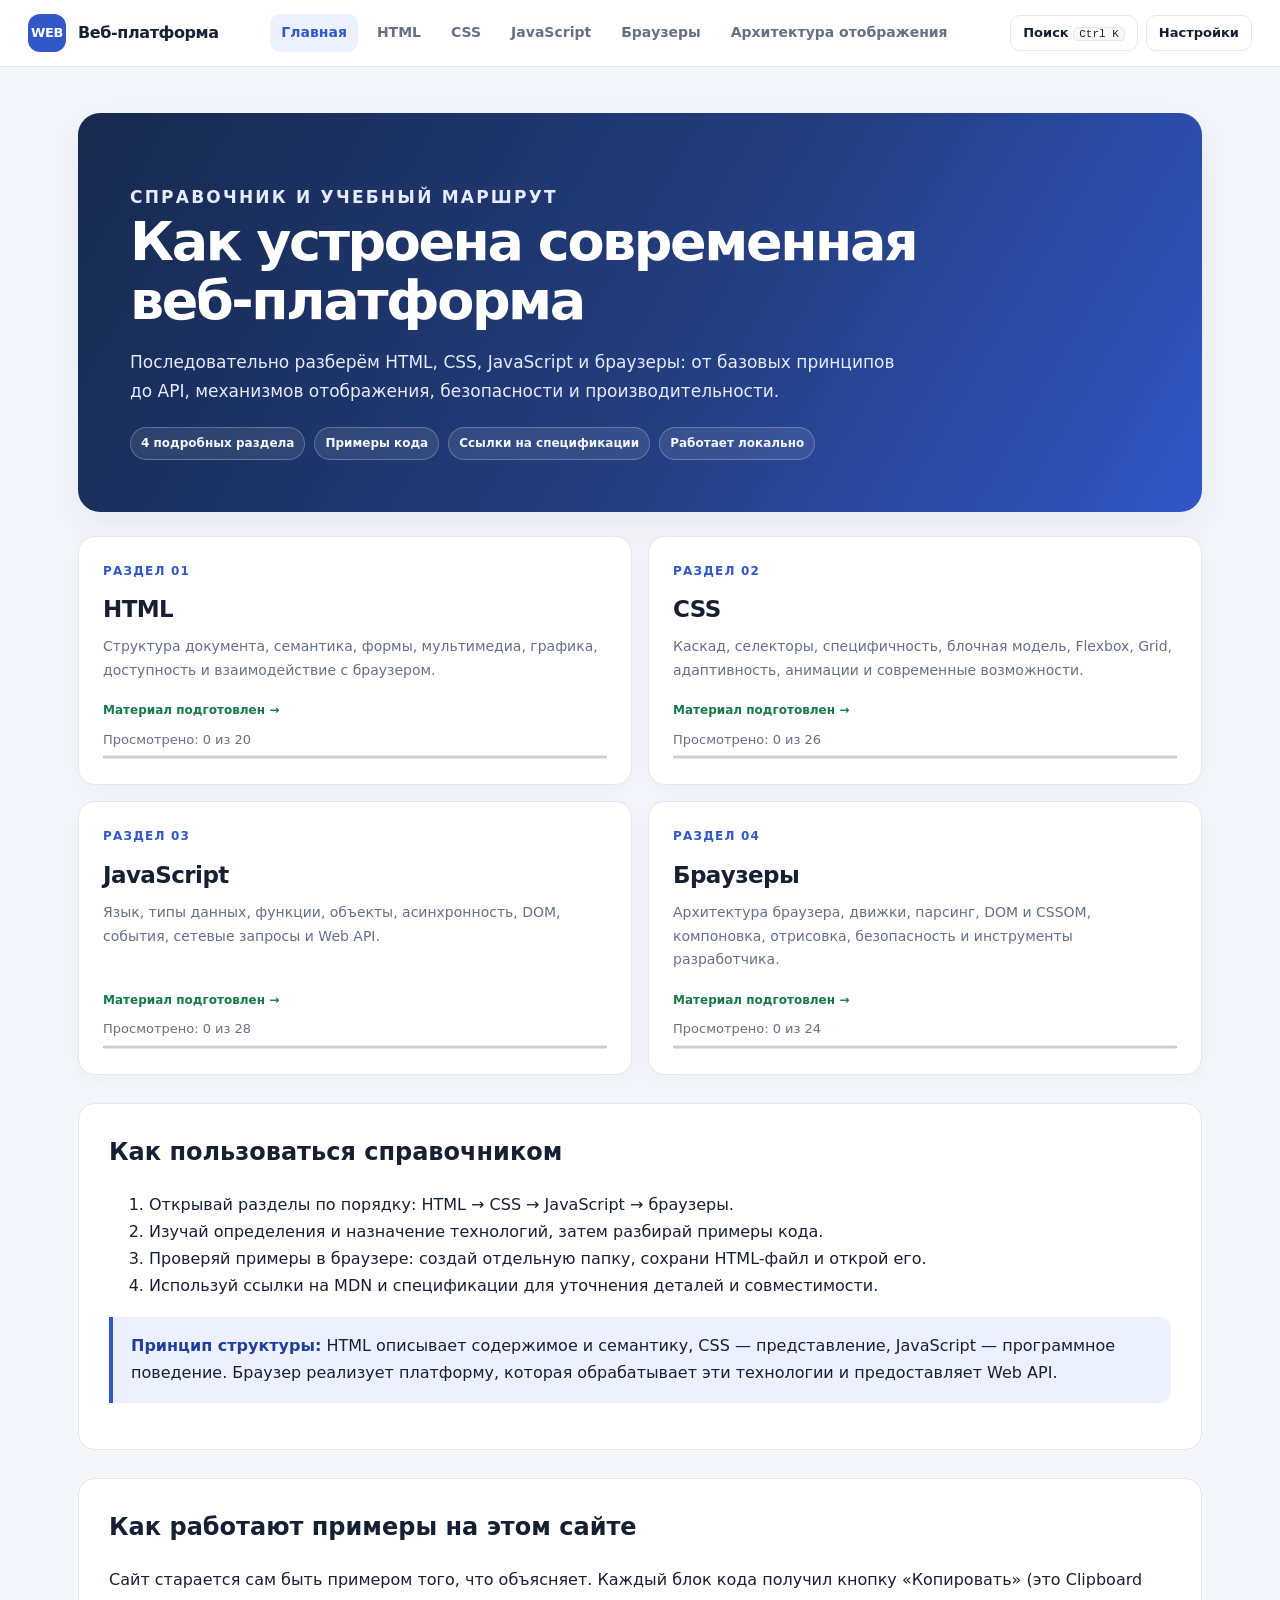
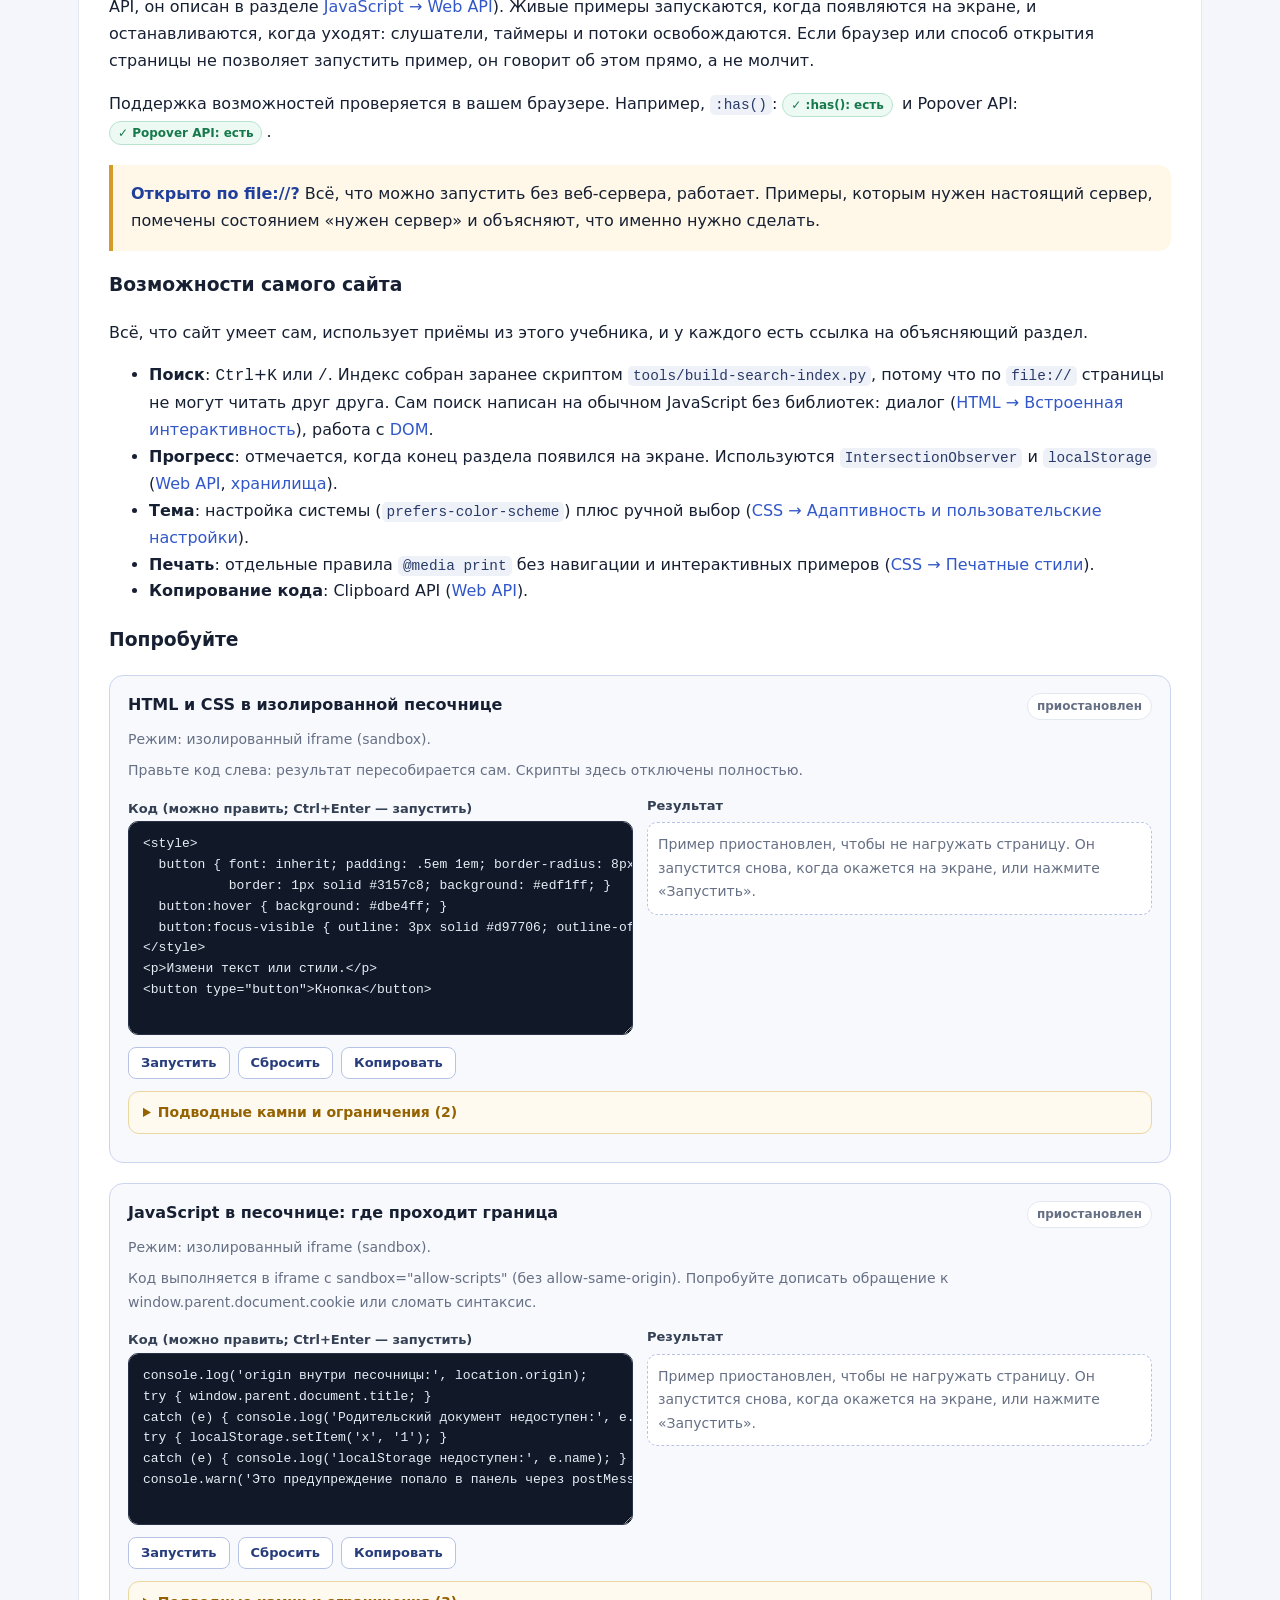
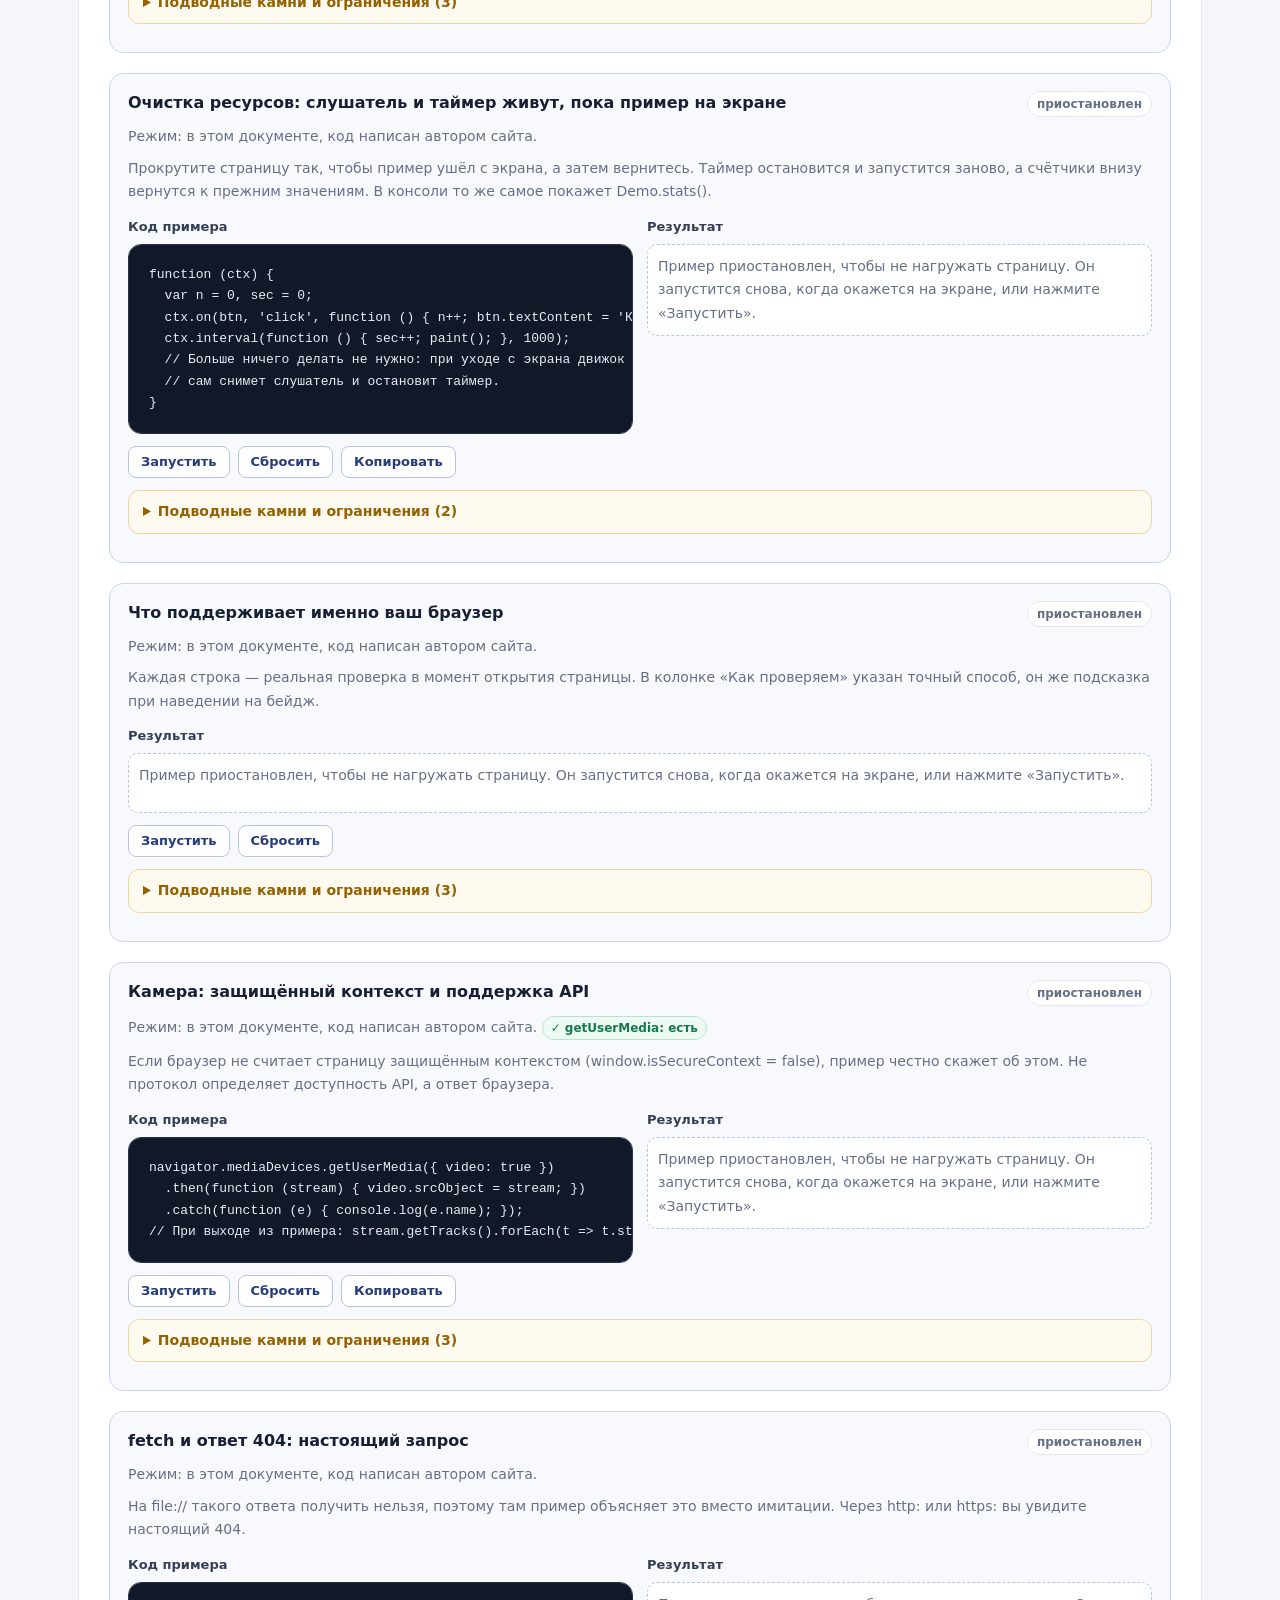
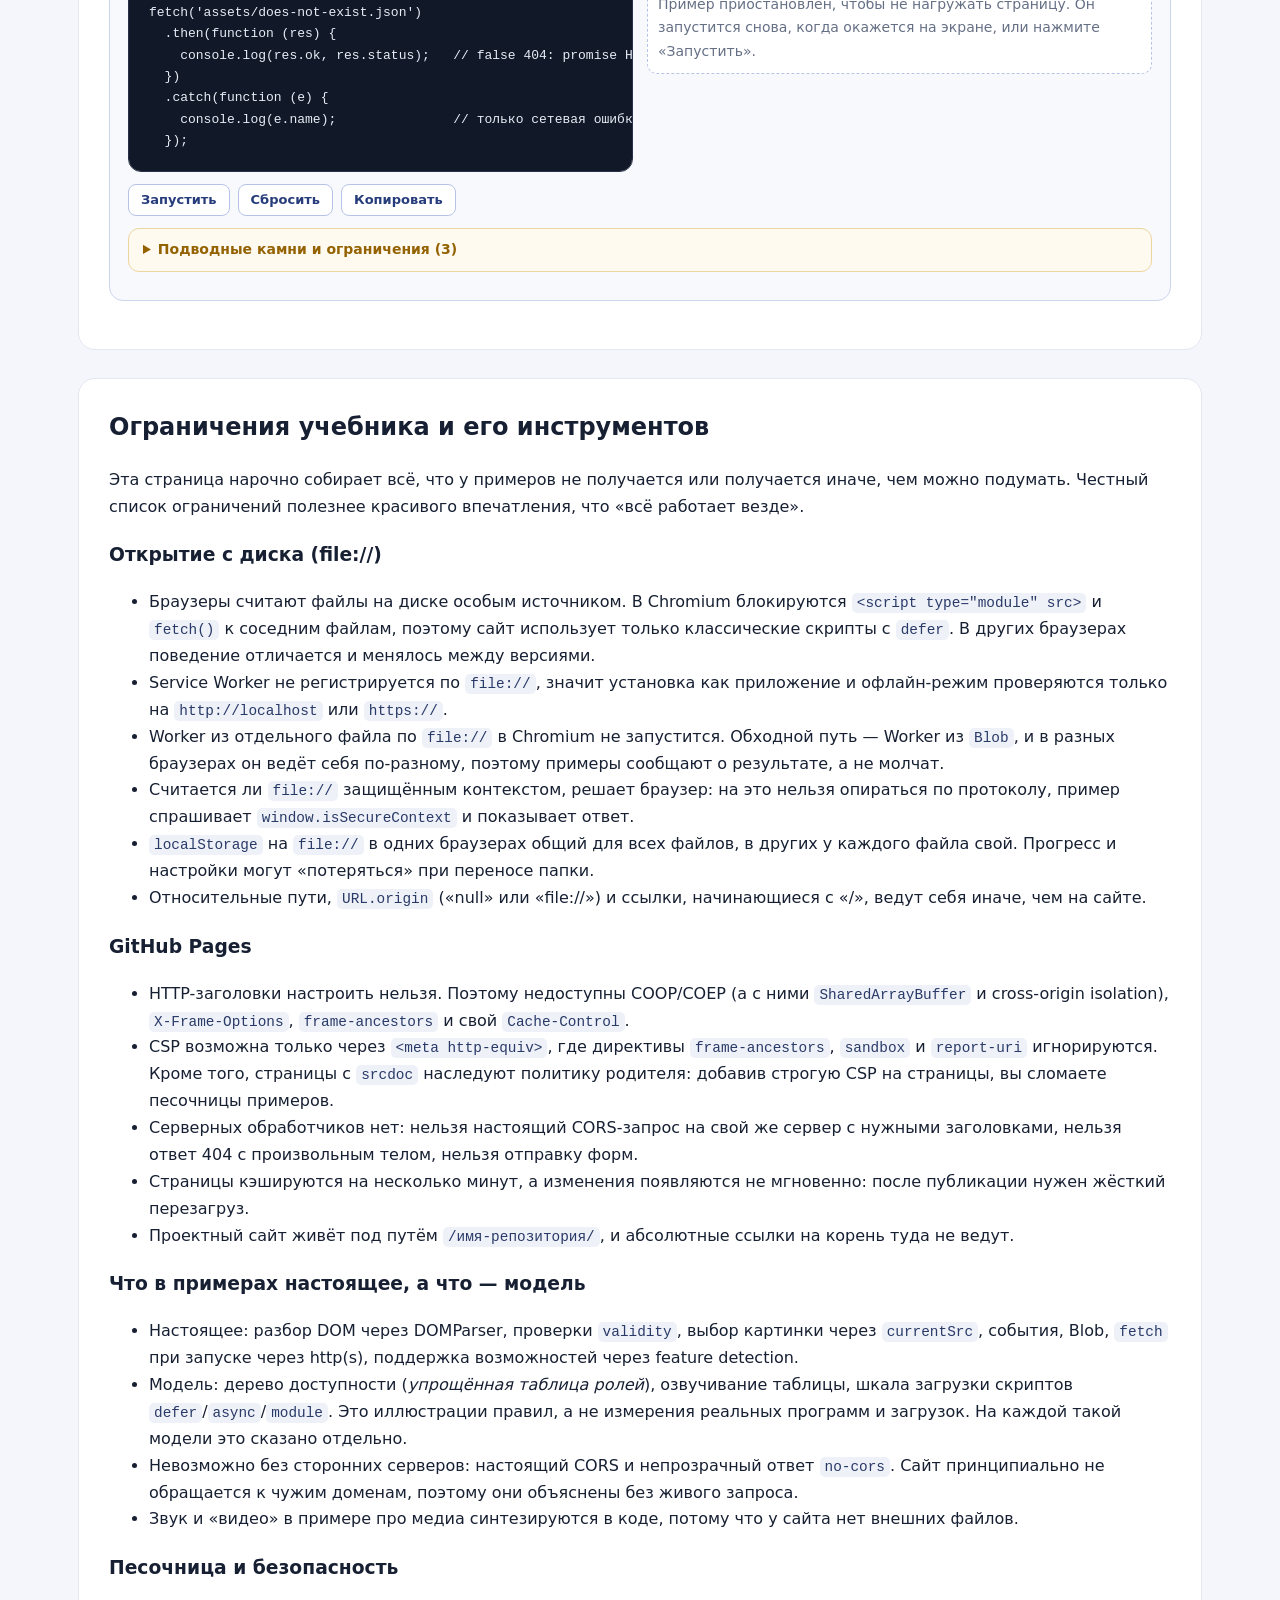
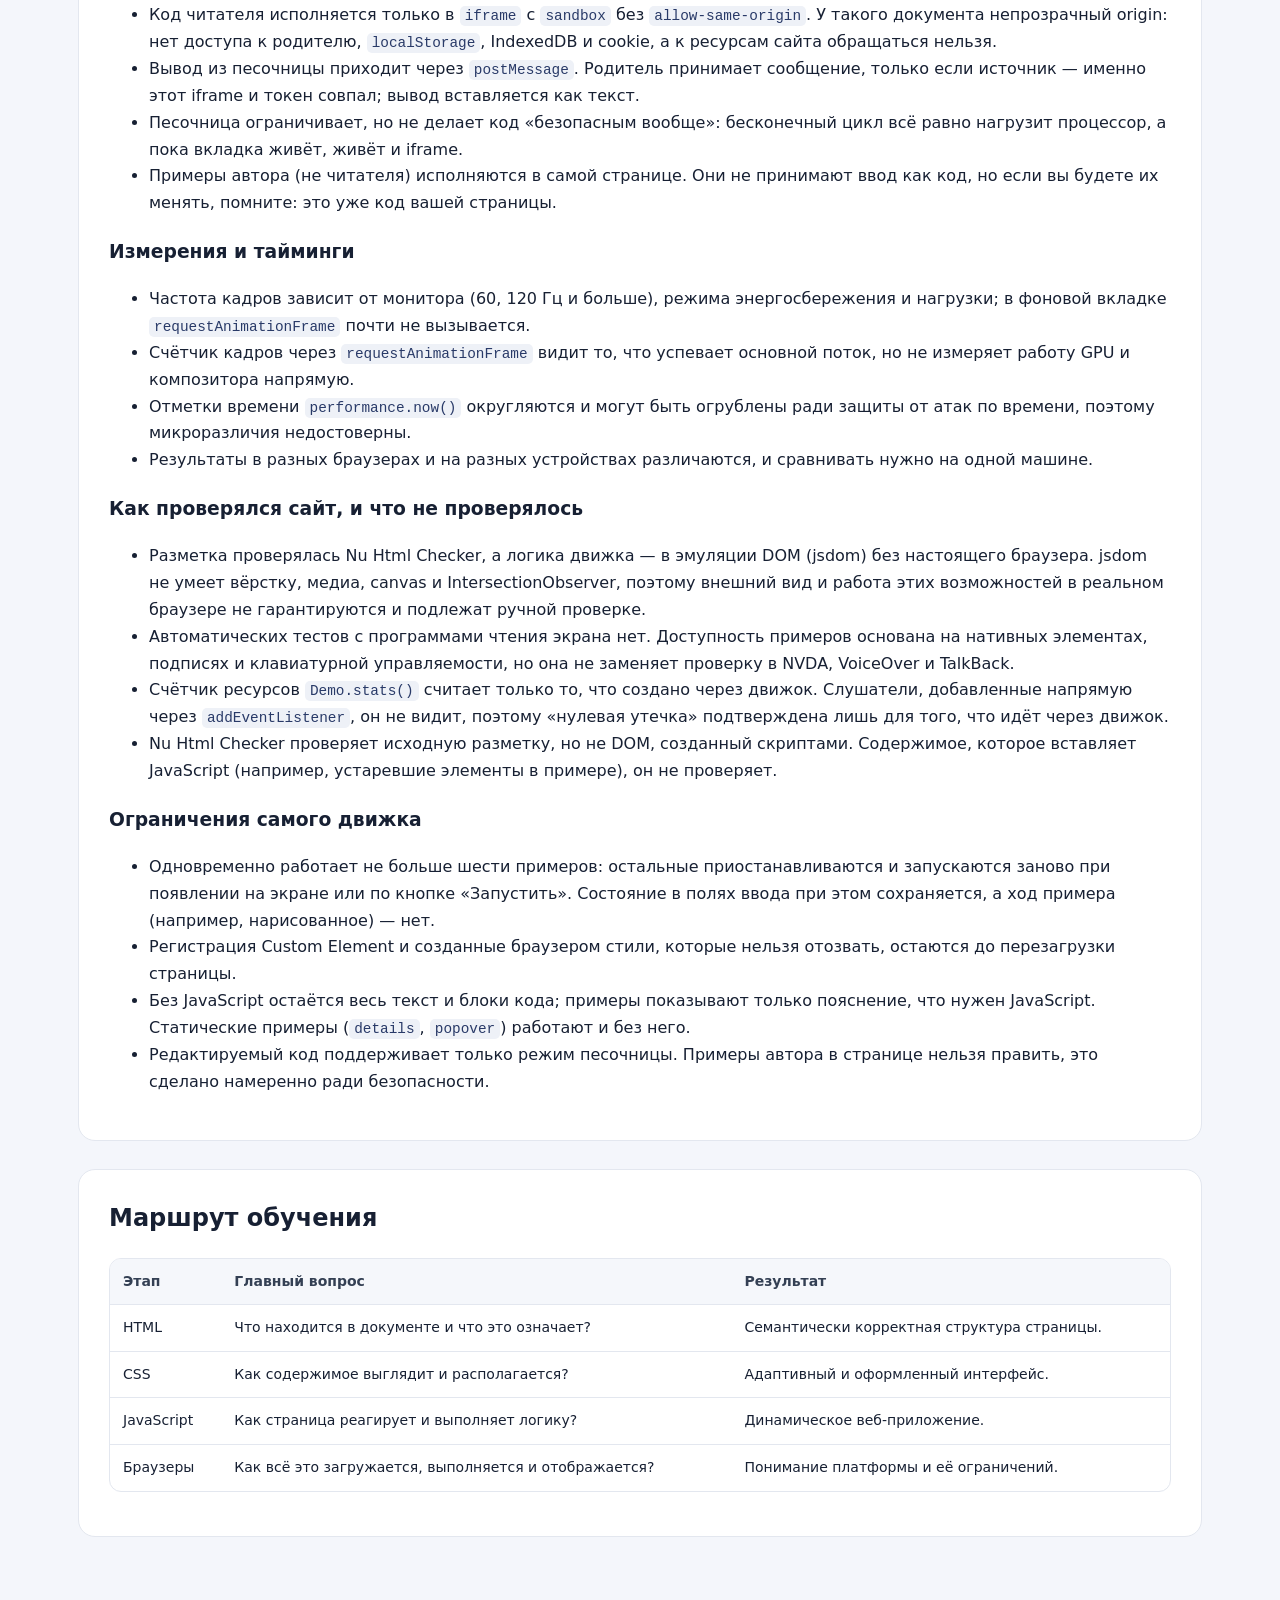
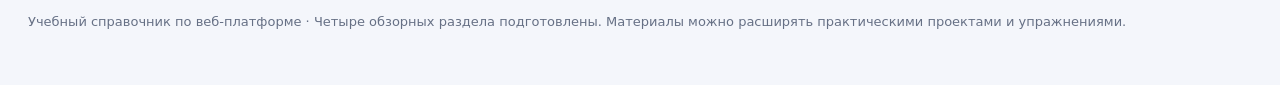
<file: index.html>
<!doctype html>
<html lang="ru">
<head>
  <meta charset="utf-8">
  <meta name="viewport" content="width=device-width, initial-scale=1">
  <meta name="description" content="Учебный справочник по HTML, CSS, JavaScript и устройству браузеров.">
  <title>Веб-платформа — учебный справочник</title>
  <script src="assets/theme-init.js"></script>
  <link rel="stylesheet" href="assets/style.css">
  <link rel="stylesheet" href="assets/demo.css">
  <link rel="stylesheet" href="assets/site.css">
  <script src="assets/demo.js" defer></script>
  <script src="assets/demos-showcase.js" defer></script>
  <script src="assets/site-data.js" defer></script>
  <script src="assets/site.js" defer></script>
</head>
<body>
  <header class="topbar">
    <a class="brand" href="index.html"><span class="brand-mark">WEB</span><span>Веб-платформа</span></a>
    <nav class="topnav" aria-label="Основная навигация">
      <a href="index.html" aria-current="page">Главная</a>
      <a href="html.html">HTML</a>
      <a href="css.html">CSS</a>
      <a href="javascript.html">JavaScript</a>
      <a href="browsers.html">Браузеры</a>
      <a href="chapters/browser-pipeline.html">Архитектура отображения</a>
    </nav>
    <div class="site-tools" aria-label="Инструменты сайта">
      <button type="button" data-site-search-trigger disabled>Поиск <kbd>Ctrl K</kbd></button>
      <button type="button" data-site-settings-trigger disabled>Настройки</button>
      <noscript><span>Для поиска и настроек необходимо включить JavaScript.</span></noscript>
    </div>
  </header>

  <main class="home-wrap">
    <section class="hero home-hero">
      <p class="eyebrow">Справочник и учебный маршрут</p>
      <h1>Как устроена современная веб-платформа</h1>
      <p>Последовательно разберём HTML, CSS, JavaScript и браузеры: от базовых принципов до API, механизмов отображения, безопасности и производительности.</p>
      <div class="hero-meta">
        <span class="pill">4 подробных раздела</span>
        <span class="pill">Примеры кода</span>
        <span class="pill">Ссылки на спецификации</span>
        <span class="pill">Работает локально</span>
      </div>
    </section>

    <section class="chapter-grid" aria-label="Разделы справочника">
      <a class="chapter-card" href="html.html">
        <span class="chapter-num">Раздел 01</span>
        <h2>HTML</h2>
        <p>Структура документа, семантика, формы, мультимедиа, графика, доступность и взаимодействие с браузером.</p>
        <span class="chapter-status">Материал подготовлен →</span>
      </a>
      <a class="chapter-card" href="css.html">
        <span class="chapter-num">Раздел 02</span>
        <h2>CSS</h2>
        <p>Каскад, селекторы, специфичность, блочная модель, Flexbox, Grid, адаптивность, анимации и современные возможности.</p>
        <span class="chapter-status">Материал подготовлен →</span>
      </a>
      <a class="chapter-card" href="javascript.html">
        <span class="chapter-num">Раздел 03</span>
        <h2>JavaScript</h2>
        <p>Язык, типы данных, функции, объекты, асинхронность, DOM, события, сетевые запросы и Web API.</p>
        <span class="chapter-status">Материал подготовлен →</span>
      </a>
      <a class="chapter-card" href="browsers.html">
        <span class="chapter-num">Раздел 04</span>
        <h2>Браузеры</h2>
        <p>Архитектура браузера, движки, парсинг, DOM и CSSOM, компоновка, отрисовка, безопасность и инструменты разработчика.</p>
        <span class="chapter-status">Материал подготовлен →</span>
      </a>
    </section>

    <section class="home-section">
      <h2>Как пользоваться справочником</h2>
      <ol>
        <li>Открывай разделы по порядку: HTML → CSS → JavaScript → браузеры.</li>
        <li>Изучай определения и назначение технологий, затем разбирай примеры кода.</li>
        <li>Проверяй примеры в браузере: создай отдельную папку, сохрани HTML-файл и открой его.</li>
        <li>Используй ссылки на MDN и спецификации для уточнения деталей и совместимости.</li>
      </ol>
      <div class="callout">
        <strong>Принцип структуры:</strong> HTML описывает содержимое и семантику, CSS — представление, JavaScript — программное поведение. Браузер реализует платформу, которая обрабатывает эти технологии и предоставляет Web API.
      </div>
    </section>

    <section class="home-section" id="live-examples">
      <h2>Как работают примеры на этом сайте</h2>
      <p>Сайт старается сам быть примером того, что объясняет. Каждый блок кода получил кнопку «Копировать» (это Clipboard API, он описан в разделе <a href="javascript.html#apis">JavaScript → Web API</a>). Живые примеры запускаются, когда появляются на экране, и останавливаются, когда уходят: слушатели, таймеры и потоки освобождаются. Если браузер или способ открытия страницы не позволяет запустить пример, он говорит об этом прямо, а не молчит.</p>
      <p>Поддержка возможностей проверяется в вашем браузере. Например, <code>:has()</code>: <span data-support="css:has"></span> и Popover API: <span data-support="html:popover"></span>.</p>
      <div class="callout warning"><strong>Открыто по file://?</strong> Всё, что можно запустить без веб-сервера, работает. Примеры, которым нужен настоящий сервер, помечены состоянием «нужен сервер» и объясняют, что именно нужно сделать.</div>

      <h3>Возможности самого сайта</h3>
      <p>Всё, что сайт умеет сам, использует приёмы из этого учебника, и у каждого есть ссылка на объясняющий раздел.</p>
      <ul>
        <li><strong>Поиск</strong>: <kbd>Ctrl</kbd>+<kbd>K</kbd> или <kbd>/</kbd>. Индекс собран заранее скриптом <code>tools/build-search-index.py</code>, потому что по <code>file://</code> страницы не могут читать друг друга. Сам поиск написан на обычном JavaScript без библиотек: диалог (<a href="html.html#interaction">HTML → Встроенная интерактивность</a>), работа с <a href="javascript.html#dom">DOM</a>.</li>
        <li><strong>Прогресс</strong>: отмечается, когда конец раздела появился на экране. Используются <code>IntersectionObserver</code> и <code>localStorage</code> (<a href="javascript.html#apis">Web API</a>, <a href="javascript.html#storage">хранилища</a>).</li>
        <li><strong>Тема</strong>: настройка системы (<code>prefers-color-scheme</code>) плюс ручной выбор (<a href="css.html#responsive">CSS → Адаптивность и пользовательские настройки</a>).</li>
        <li><strong>Печать</strong>: отдельные правила <code>@media print</code> без навигации и интерактивных примеров (<a href="css.html#modern">CSS → Печатные стили</a>).</li>
        <li><strong>Копирование кода</strong>: Clipboard API (<a href="javascript.html#apis">Web API</a>).</li>
      </ul>

      <h3>Попробуйте</h3>
      <div data-demo="showcase-html"><p>Для живого примера нужен включённый JavaScript. Код примера: обычная разметка с <code>&lt;style&gt;</code> и кнопкой.</p></div>
      <div data-demo="showcase-js"><p>Для живого примера нужен включённый JavaScript.</p></div>
      <div data-demo="showcase-lifecycle"><p>Для живого примера нужен включённый JavaScript.</p></div>
      <div data-demo="showcase-support"><p>Для живого примера нужен включённый JavaScript.</p></div>
      <div data-demo="showcase-camera"><p>Для живого примера нужен включённый JavaScript.</p></div>
      <div data-demo="showcase-fetch"><p>Для живого примера нужен включённый JavaScript.</p></div>
    </section>

    <section class="home-section" id="limits">
      <h2>Ограничения учебника и его инструментов</h2>
      <p>Эта страница нарочно собирает всё, что у примеров не получается или получается иначе, чем можно подумать. Честный список ограничений полезнее красивого впечатления, что «всё работает везде».</p>

      <h3>Открытие с диска (file://)</h3>
      <ul>
        <li>Браузеры считают файлы на диске особым источником. В Chromium блокируются <code>&lt;script type="module" src&gt;</code> и <code>fetch()</code> к соседним файлам, поэтому сайт использует только классические скрипты с <code>defer</code>. В других браузерах поведение отличается и менялось между версиями.</li>
        <li>Service Worker не регистрируется по <code>file://</code>, значит установка как приложение и офлайн-режим проверяются только на <code>http://localhost</code> или <code>https://</code>.</li>
        <li>Worker из отдельного файла по <code>file://</code> в Chromium не запустится. Обходной путь — Worker из <code>Blob</code>, и в разных браузерах он ведёт себя по-разному, поэтому примеры сообщают о результате, а не молчат.</li>
        <li>Считается ли <code>file://</code> защищённым контекстом, решает браузер: на это нельзя опираться по протоколу, пример спрашивает <code>window.isSecureContext</code> и показывает ответ.</li>
        <li><code>localStorage</code> на <code>file://</code> в одних браузерах общий для всех файлов, в других у каждого файла свой. Прогресс и настройки могут «потеряться» при переносе папки.</li>
        <li>Относительные пути, <code>URL.origin</code> («null» или «file://») и ссылки, начинающиеся с «/», ведут себя иначе, чем на сайте.</li>
      </ul>

      <h3>GitHub Pages</h3>
      <ul>
        <li>HTTP-заголовки настроить нельзя. Поэтому недоступны COOP/COEP (а с ними <code>SharedArrayBuffer</code> и cross-origin isolation), <code>X-Frame-Options</code>, <code>frame-ancestors</code> и свой <code>Cache-Control</code>.</li>
        <li>CSP возможна только через <code>&lt;meta http-equiv&gt;</code>, где директивы <code>frame-ancestors</code>, <code>sandbox</code> и <code>report-uri</code> игнорируются. Кроме того, страницы с <code>srcdoc</code> наследуют политику родителя: добавив строгую CSP на страницы, вы сломаете песочницы примеров.</li>
        <li>Серверных обработчиков нет: нельзя настоящий CORS-запрос на свой же сервер с нужными заголовками, нельзя ответ 404 с произвольным телом, нельзя отправку форм.</li>
        <li>Страницы кэшируются на несколько минут, а изменения появляются не мгновенно: после публикации нужен жёсткий перезагруз.</li>
        <li>Проектный сайт живёт под путём <code>/имя-репозитория/</code>, и абсолютные ссылки на корень туда не ведут.</li>
      </ul>

      <h3>Что в примерах настоящее, а что — модель</h3>
      <ul>
        <li>Настоящее: разбор DOM через DOMParser, проверки <code>validity</code>, выбор картинки через <code>currentSrc</code>, события, Blob, <code>fetch</code> при запуске через http(s), поддержка возможностей через feature detection.</li>
        <li>Модель: дерево доступности (<em>упрощённая таблица ролей</em>), озвучивание таблицы, шкала загрузки скриптов <code>defer</code>/<code>async</code>/<code>module</code>. Это иллюстрации правил, а не измерения реальных программ и загрузок. На каждой такой модели это сказано отдельно.</li>
        <li>Невозможно без сторонних серверов: настоящий CORS и непрозрачный ответ <code>no-cors</code>. Сайт принципиально не обращается к чужим доменам, поэтому они объяснены без живого запроса.</li>
        <li>Звук и «видео» в примере про медиа синтезируются в коде, потому что у сайта нет внешних файлов.</li>
      </ul>

      <h3>Песочница и безопасность</h3>
      <ul>
        <li>Код читателя исполняется только в <code>iframe</code> с <code>sandbox</code> без <code>allow-same-origin</code>. У такого документа непрозрачный origin: нет доступа к родителю, <code>localStorage</code>, IndexedDB и cookie, а к ресурсам сайта обращаться нельзя.</li>
        <li>Вывод из песочницы приходит через <code>postMessage</code>. Родитель принимает сообщение, только если источник — именно этот iframe и токен совпал; вывод вставляется как текст.</li>
        <li>Песочница ограничивает, но не делает код «безопасным вообще»: бесконечный цикл всё равно нагрузит процессор, а пока вкладка живёт, живёт и iframe.</li>
        <li>Примеры автора (не читателя) исполняются в самой странице. Они не принимают ввод как код, но если вы будете их менять, помните: это уже код вашей страницы.</li>
      </ul>

      <h3>Измерения и тайминги</h3>
      <ul>
        <li>Частота кадров зависит от монитора (60, 120 Гц и больше), режима энергосбережения и нагрузки; в фоновой вкладке <code>requestAnimationFrame</code> почти не вызывается.</li>
        <li>Счётчик кадров через <code>requestAnimationFrame</code> видит то, что успевает основной поток, но не измеряет работу GPU и композитора напрямую.</li>
        <li>Отметки времени <code>performance.now()</code> округляются и могут быть огрублены ради защиты от атак по времени, поэтому микроразличия недостоверны.</li>
        <li>Результаты в разных браузерах и на разных устройствах различаются, и сравнивать нужно на одной машине.</li>
      </ul>

      <h3>Как проверялся сайт, и что не проверялось</h3>
      <ul>
        <li>Разметка проверялась Nu Html Checker, а логика движка — в эмуляции DOM (jsdom) без настоящего браузера. jsdom не умеет вёрстку, медиа, canvas и IntersectionObserver, поэтому внешний вид и работа этих возможностей в реальном браузере не гарантируются и подлежат ручной проверке.</li>
        <li>Автоматических тестов с программами чтения экрана нет. Доступность примеров основана на нативных элементах, подписях и клавиатурной управляемости, но она не заменяет проверку в NVDA, VoiceOver и TalkBack.</li>
        <li>Счётчик ресурсов <code>Demo.stats()</code> считает только то, что создано через движок. Слушатели, добавленные напрямую через <code>addEventListener</code>, он не видит, поэтому «нулевая утечка» подтверждена лишь для того, что идёт через движок.</li>
        <li>Nu Html Checker проверяет исходную разметку, но не DOM, созданный скриптами. Содержимое, которое вставляет JavaScript (например, устаревшие элементы в примере), он не проверяет.</li>
      </ul>

      <h3>Ограничения самого движка</h3>
      <ul>
        <li>Одновременно работает не больше шести примеров: остальные приостанавливаются и запускаются заново при появлении на экране или по кнопке «Запустить». Состояние в полях ввода при этом сохраняется, а ход примера (например, нарисованное) — нет.</li>
        <li>Регистрация Custom Element и созданные браузером стили, которые нельзя отозвать, остаются до перезагрузки страницы.</li>
        <li>Без JavaScript остаётся весь текст и блоки кода; примеры показывают только пояснение, что нужен JavaScript. Статические примеры (<code>details</code>, <code>popover</code>) работают и без него.</li>
        <li>Редактируемый код поддерживает только режим песочницы. Примеры автора в странице нельзя править, это сделано намеренно ради безопасности.</li>
      </ul>
    </section>

    <section class="home-section">
      <h2>Маршрут обучения</h2>
      <div class="table-wrap">
        <table>
          <thead><tr><th>Этап</th><th>Главный вопрос</th><th>Результат</th></tr></thead>
          <tbody>
            <tr><td>HTML</td><td>Что находится в документе и что это означает?</td><td>Семантически корректная структура страницы.</td></tr>
            <tr><td>CSS</td><td>Как содержимое выглядит и располагается?</td><td>Адаптивный и оформленный интерфейс.</td></tr>
            <tr><td>JavaScript</td><td>Как страница реагирует и выполняет логику?</td><td>Динамическое веб-приложение.</td></tr>
            <tr><td>Браузеры</td><td>Как всё это загружается, выполняется и отображается?</td><td>Понимание платформы и её ограничений.</td></tr>
          </tbody>
        </table>
      </div>
    </section>
  </main>

  <footer class="site-footer">Учебный справочник по веб-платформе · Четыре обзорных раздела подготовлены. Материалы можно расширять практическими проектами и упражнениями.</footer>
</body>
</html>
</file>
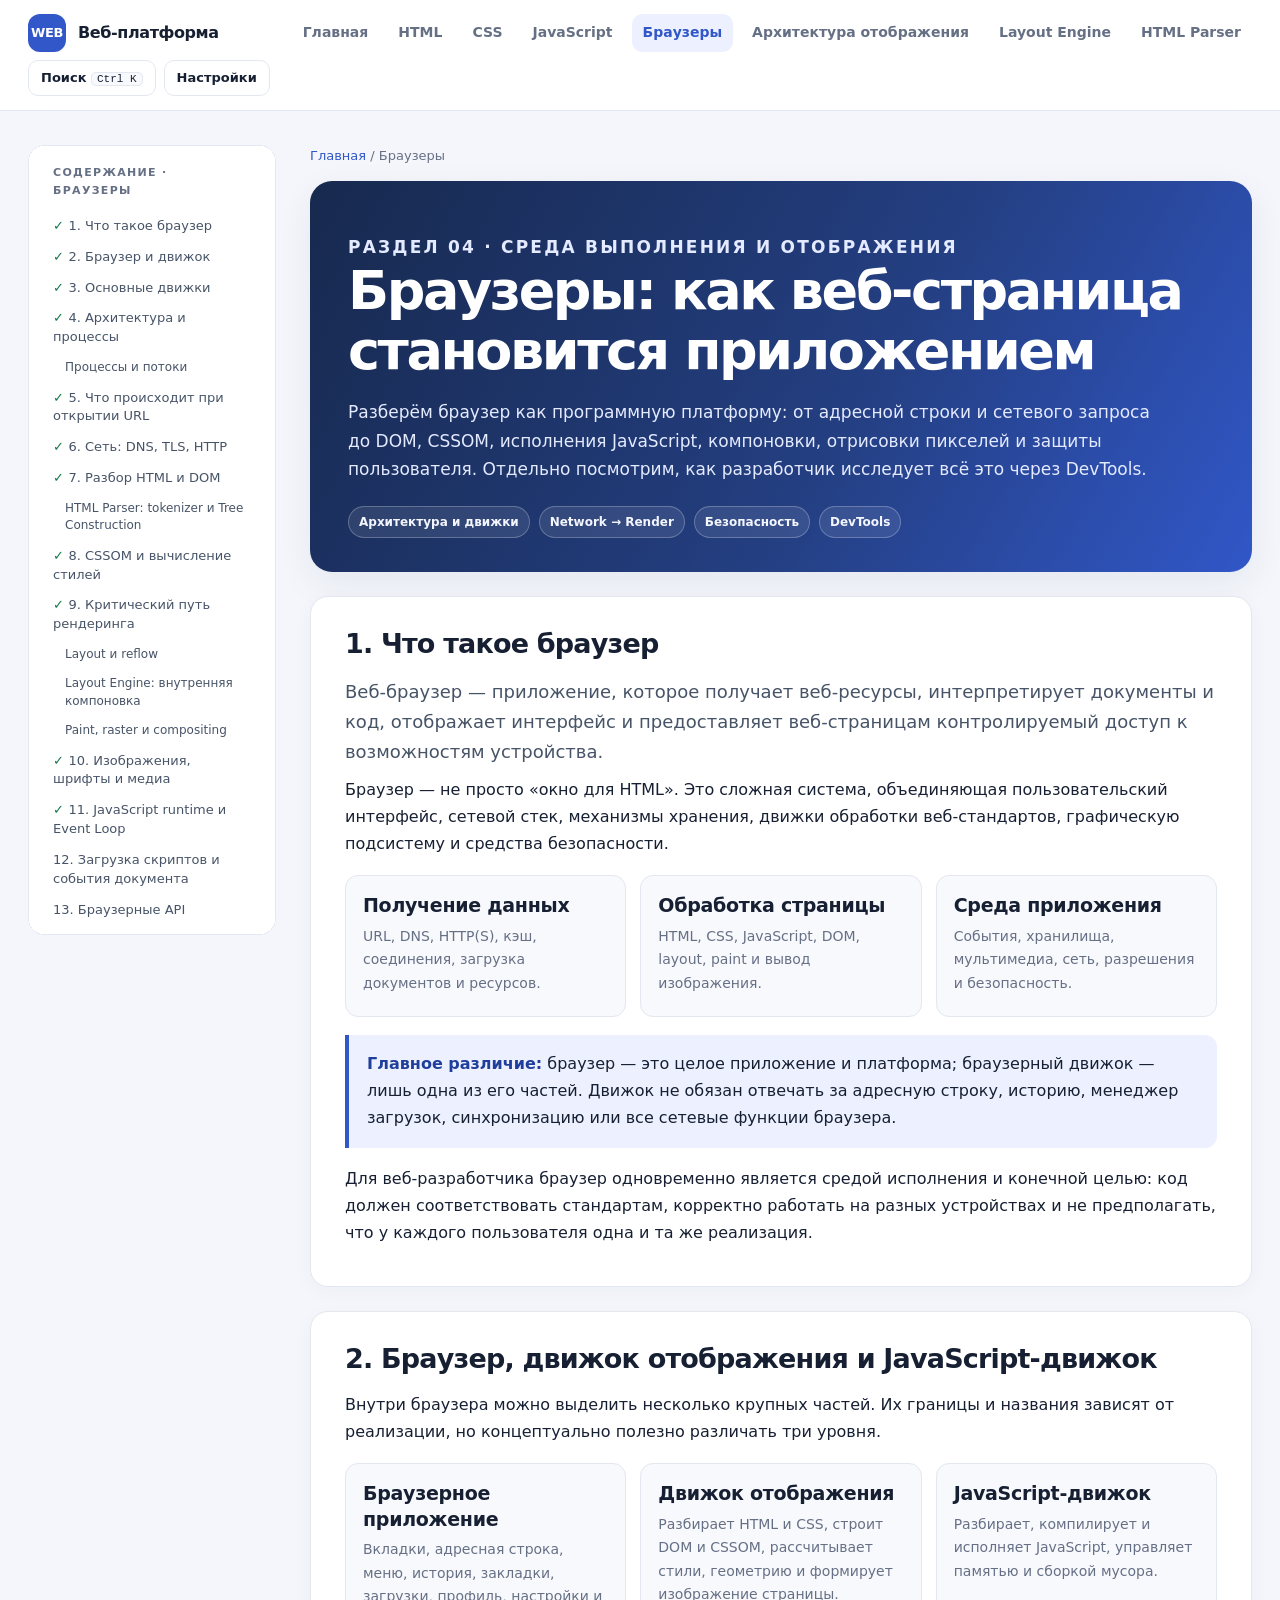
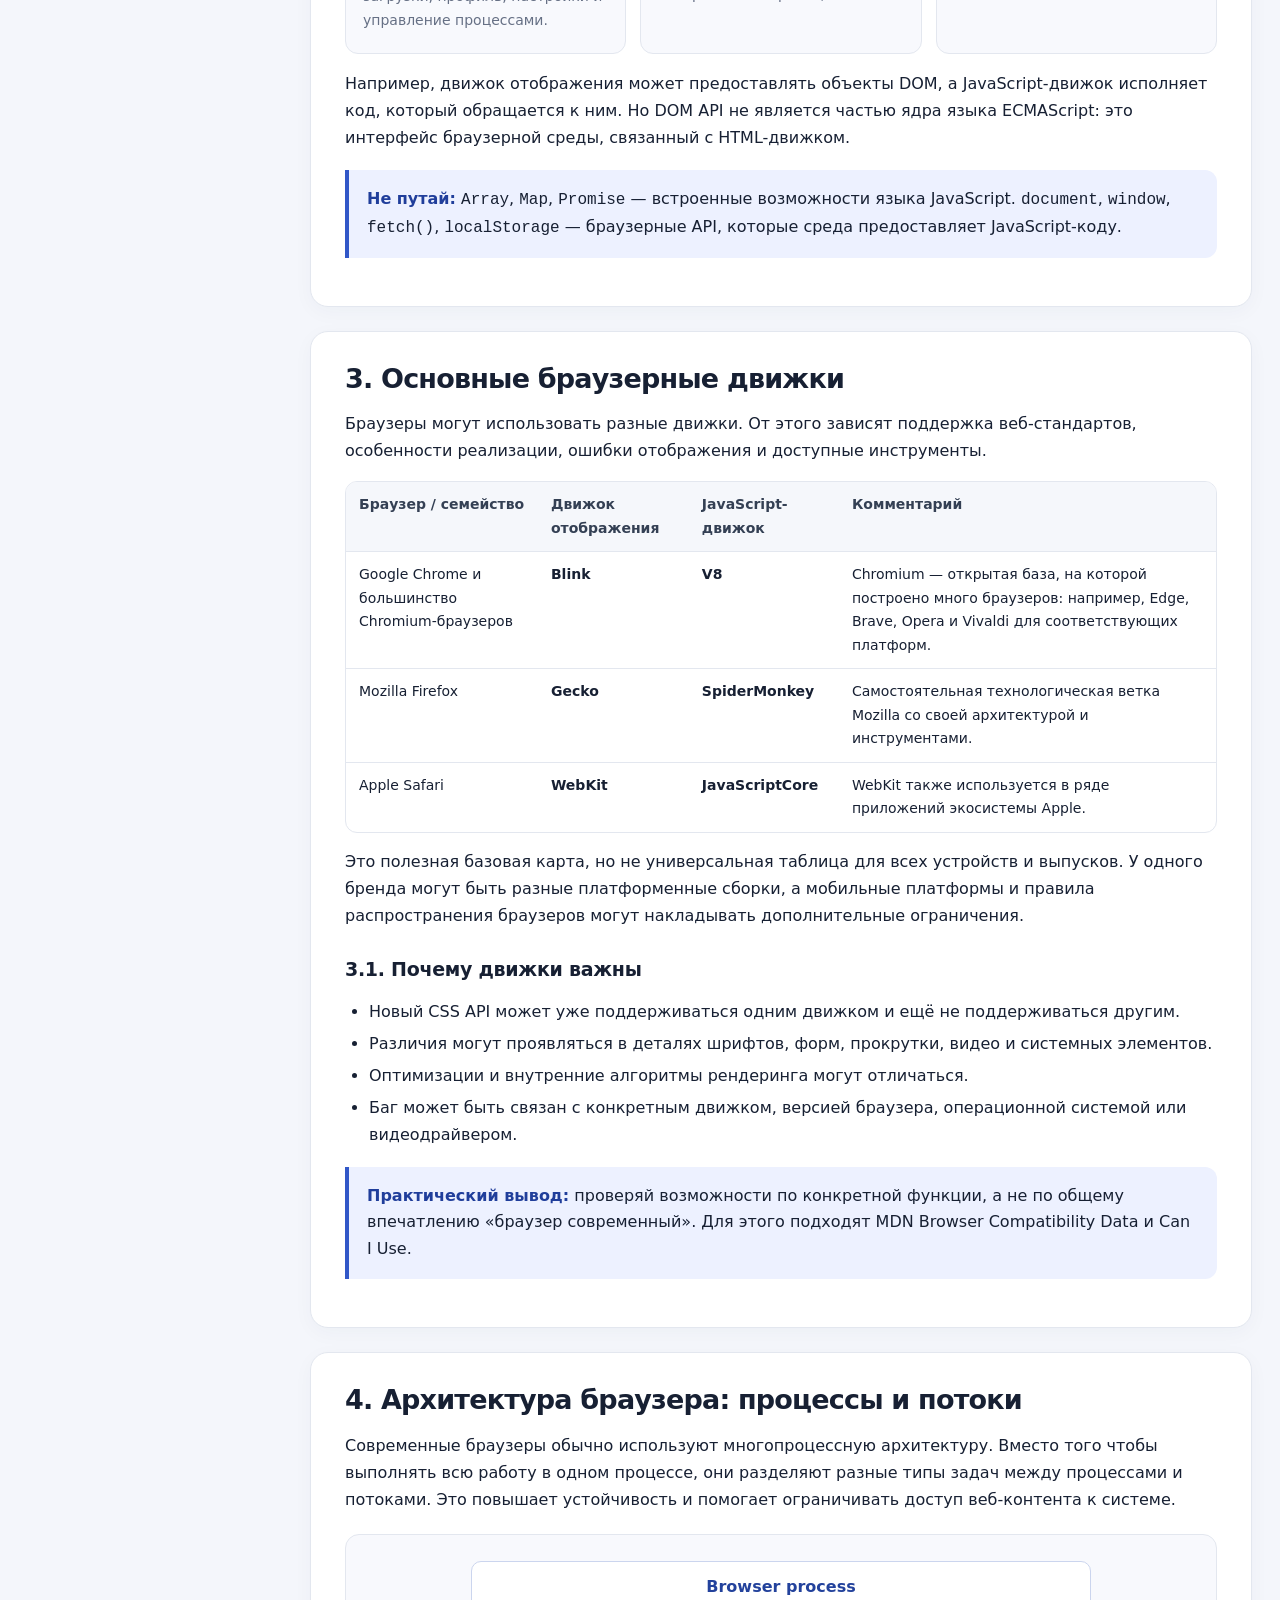
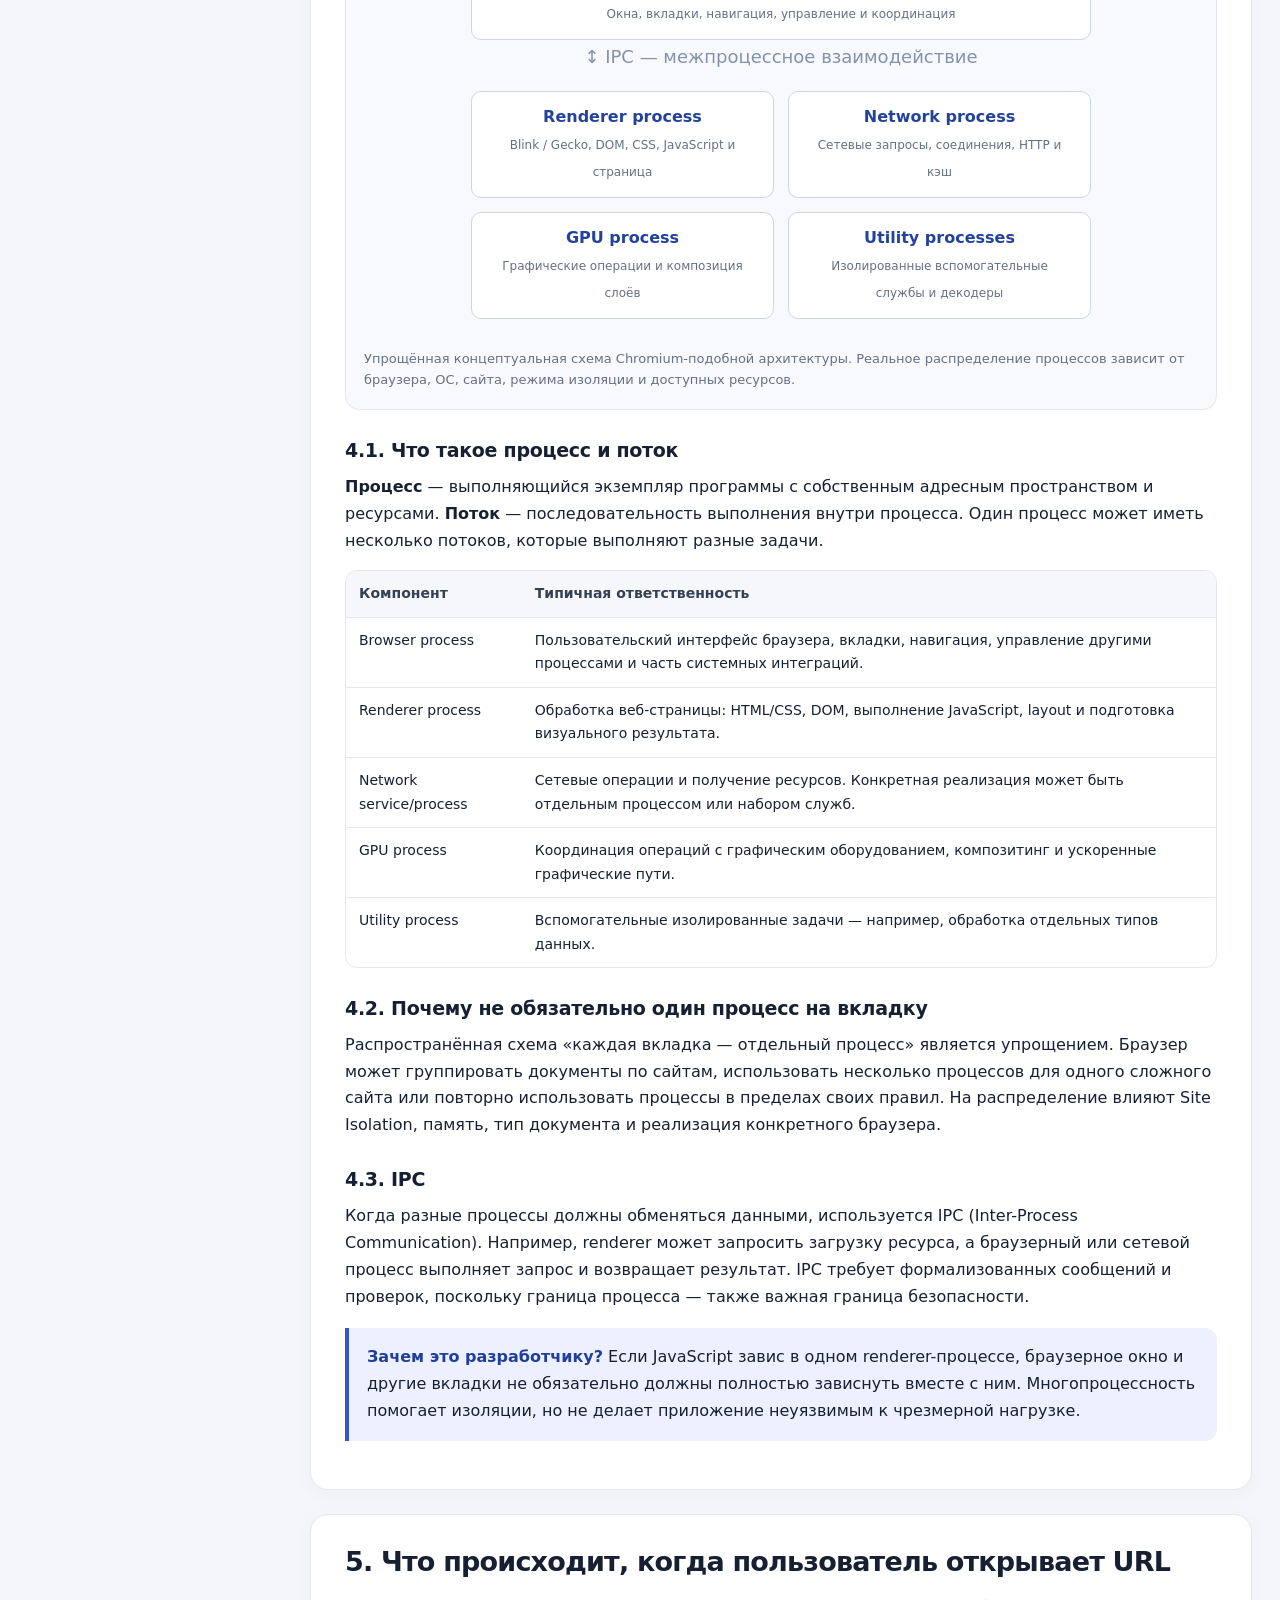
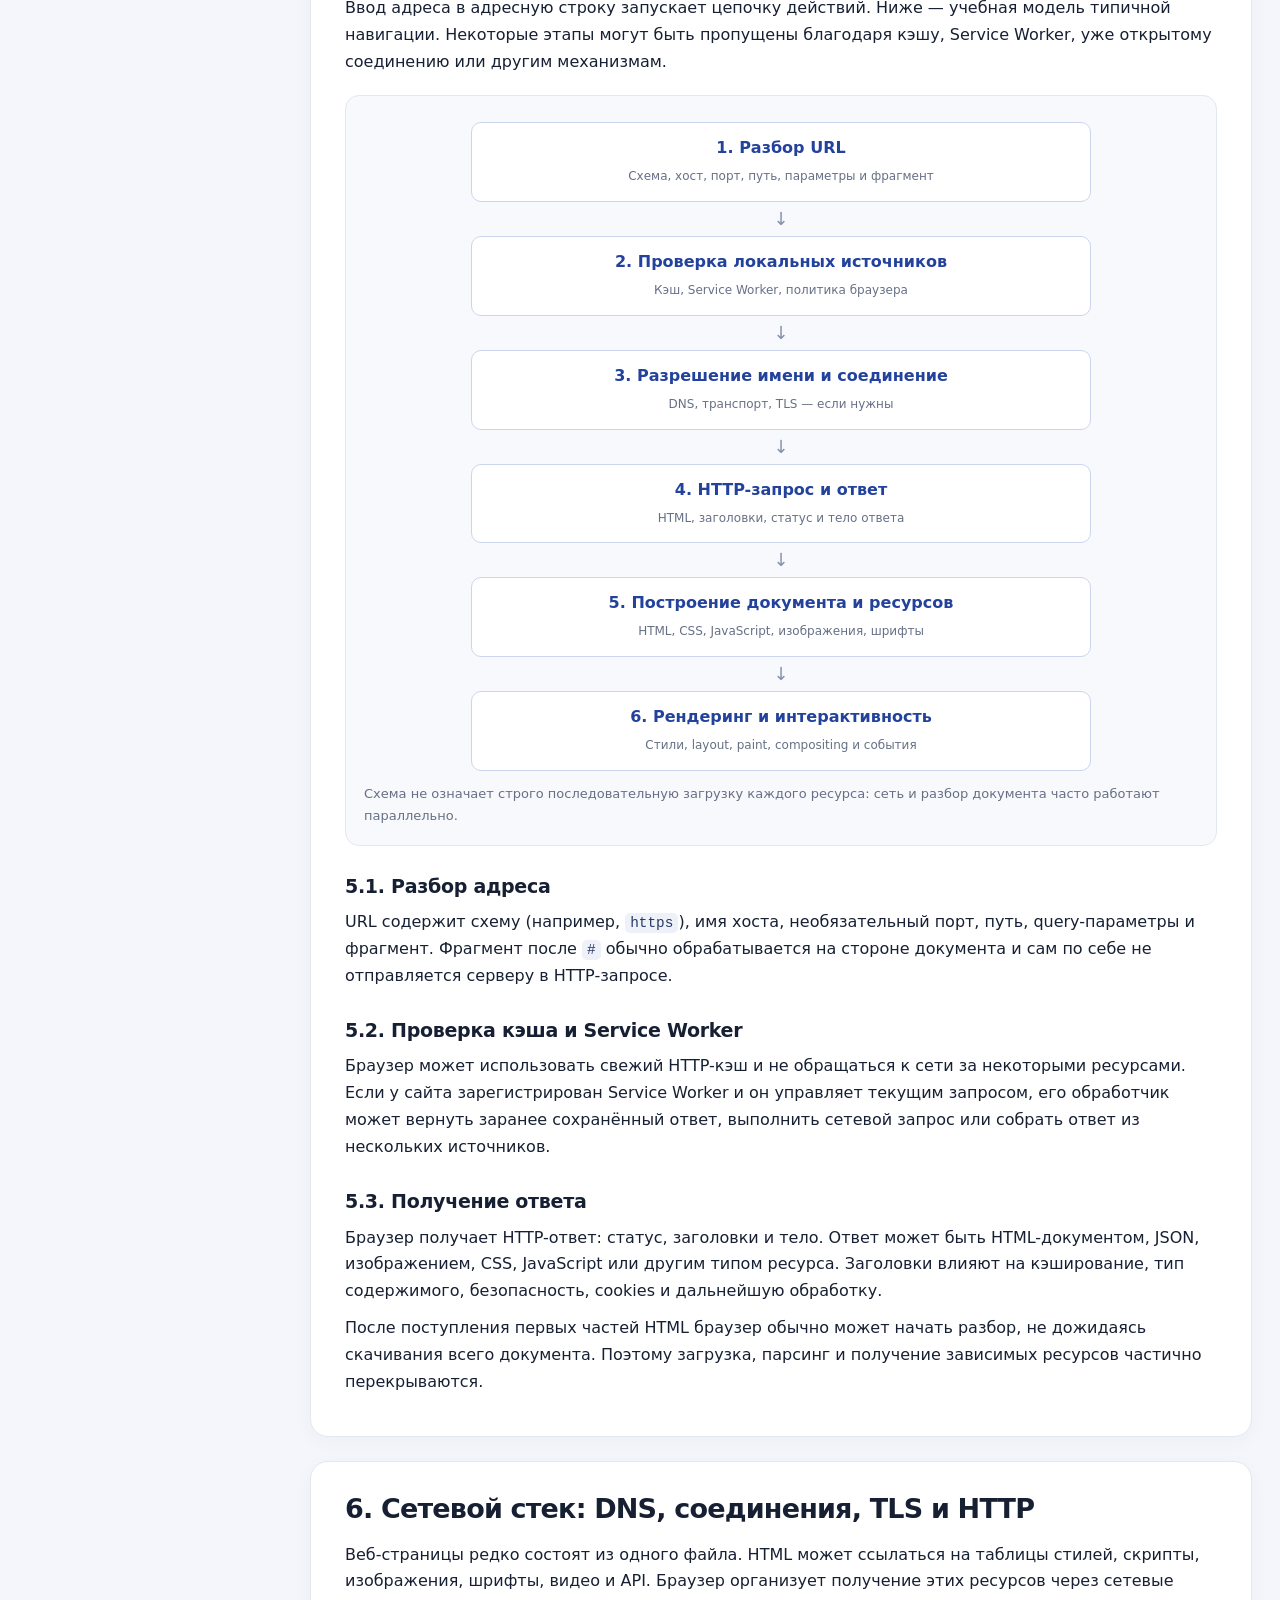
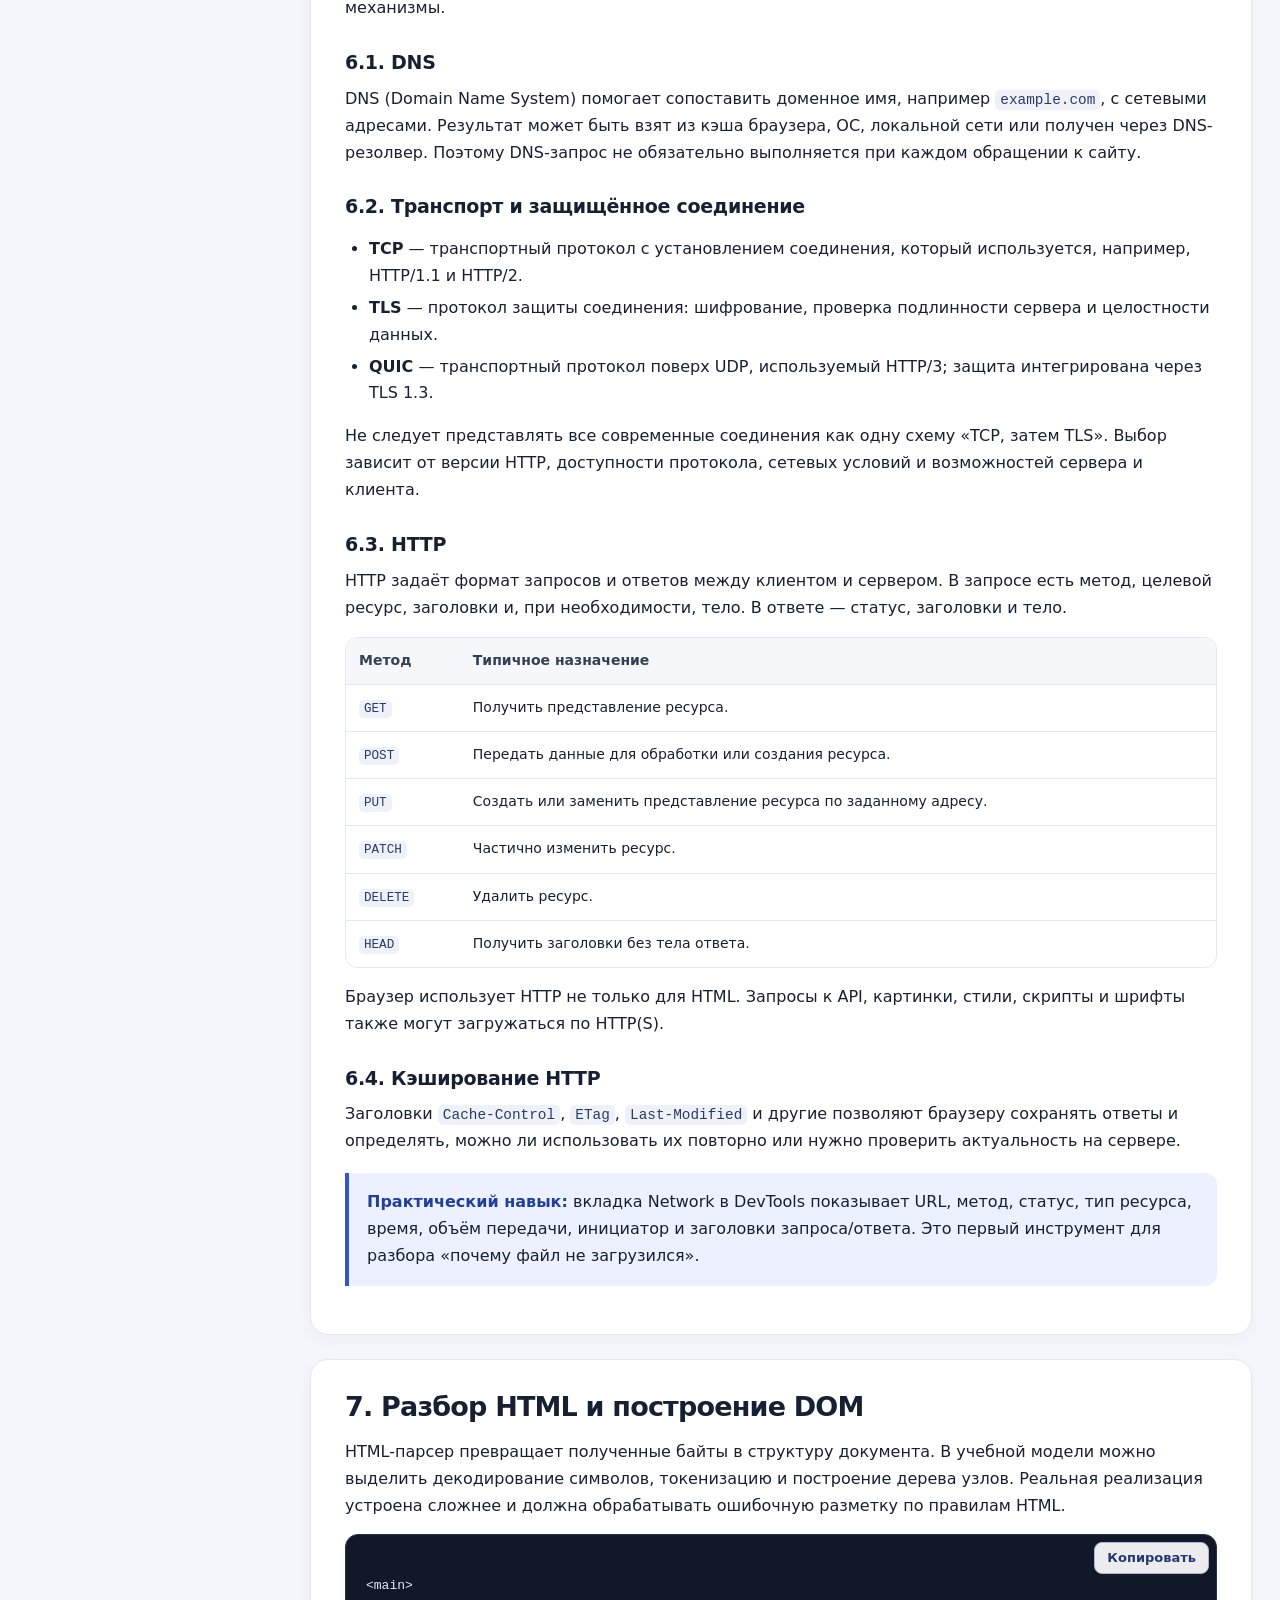
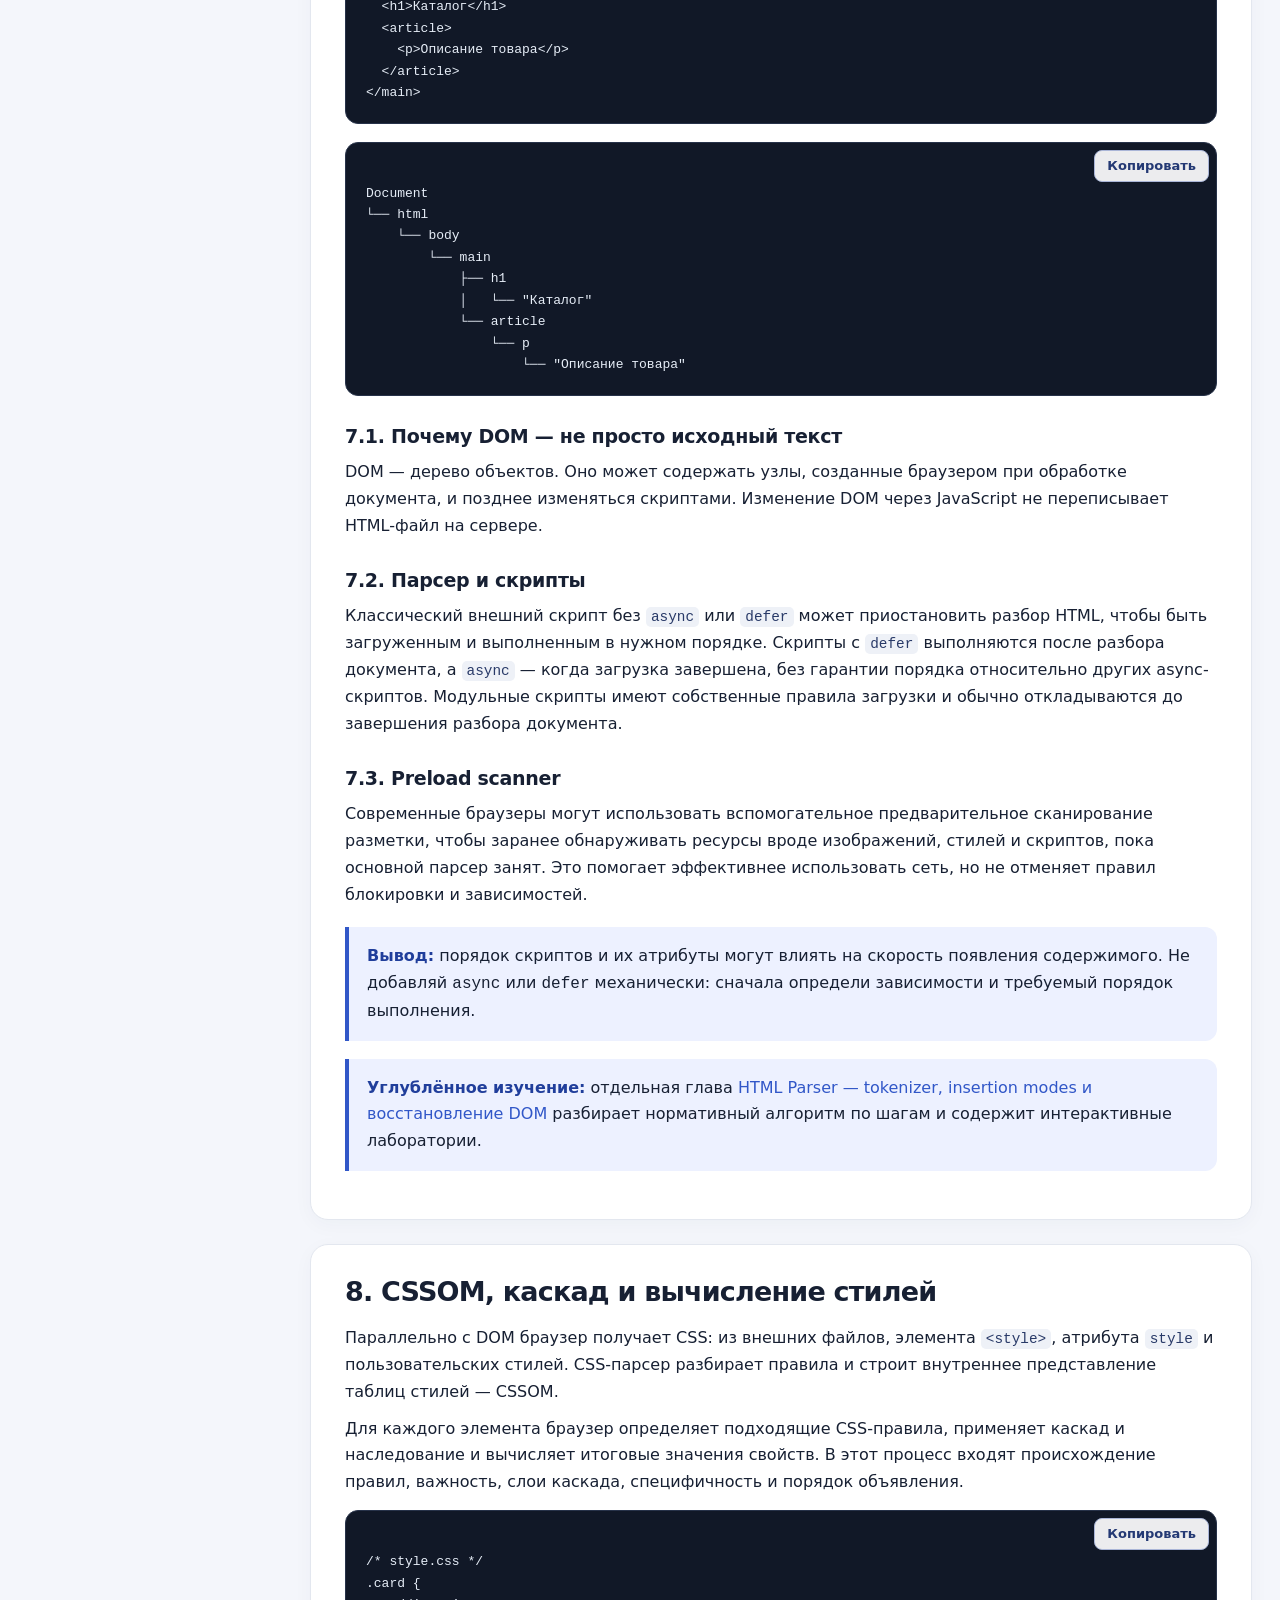
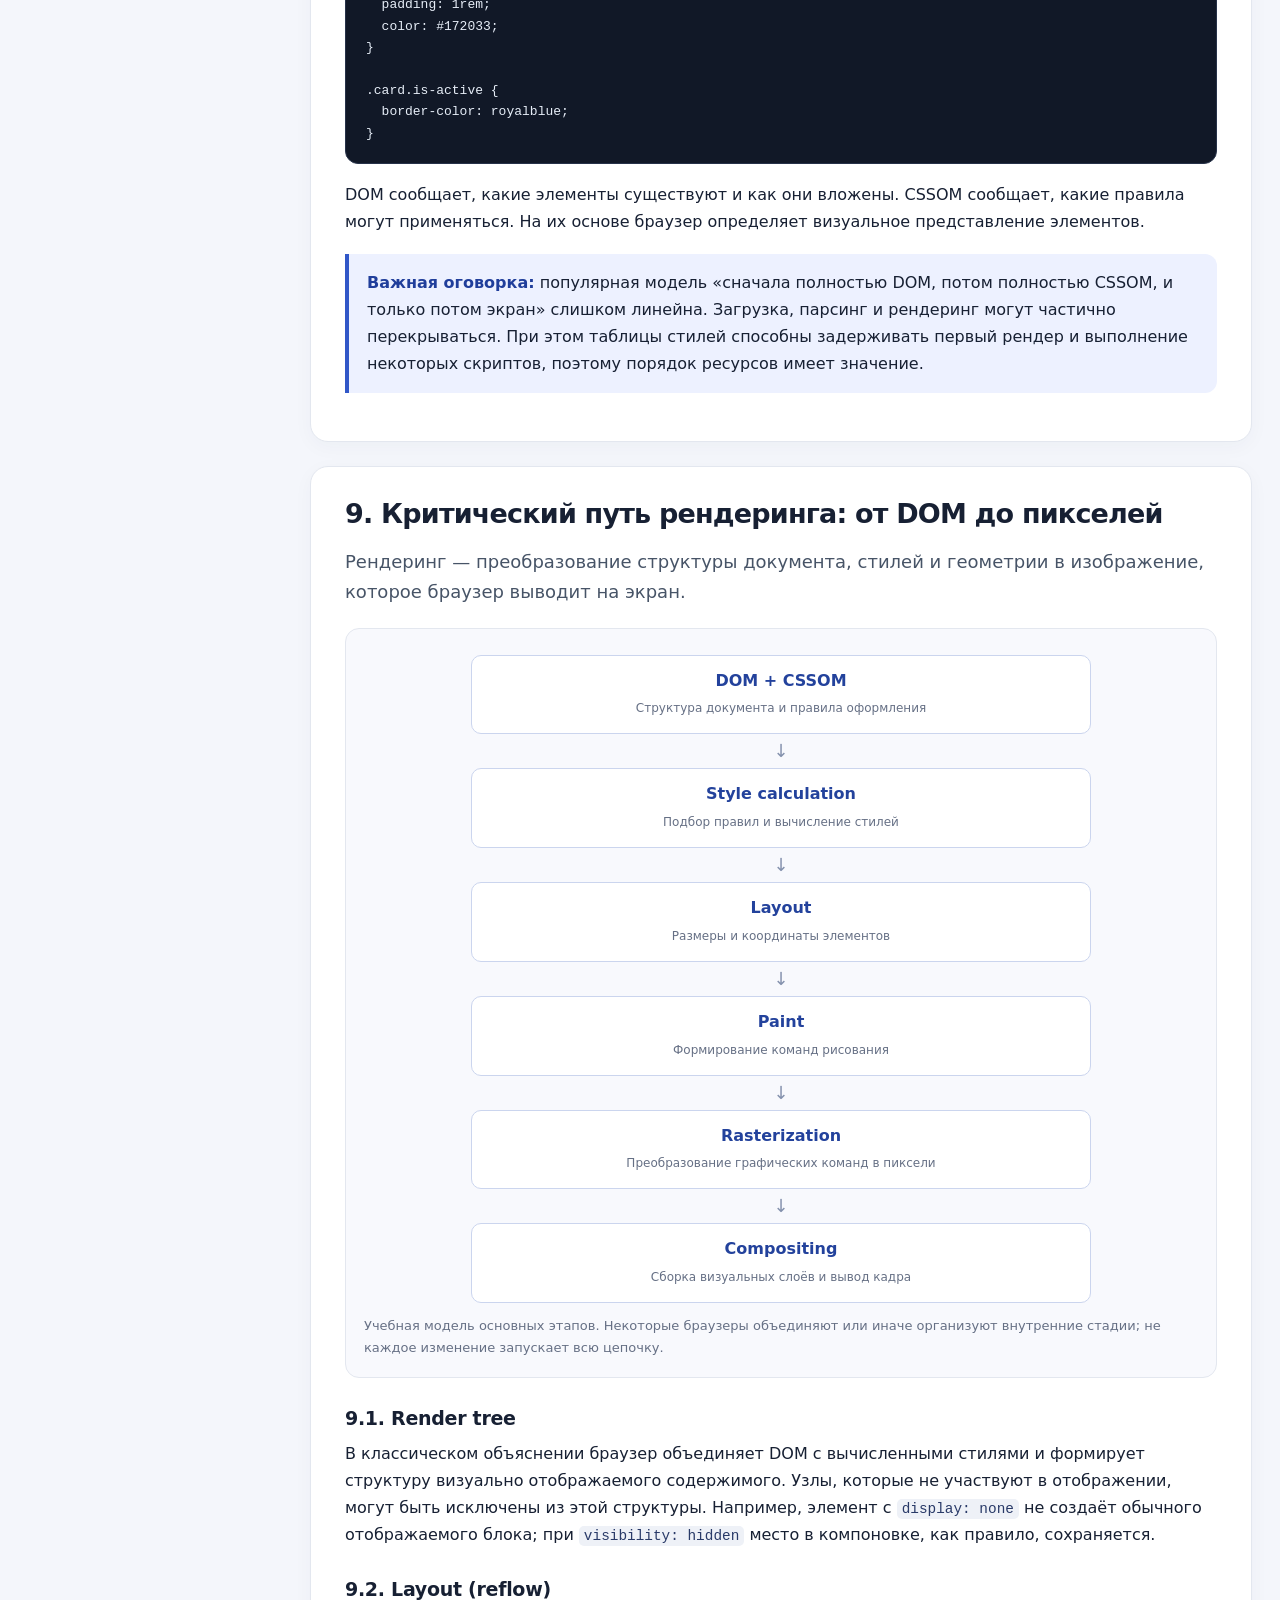
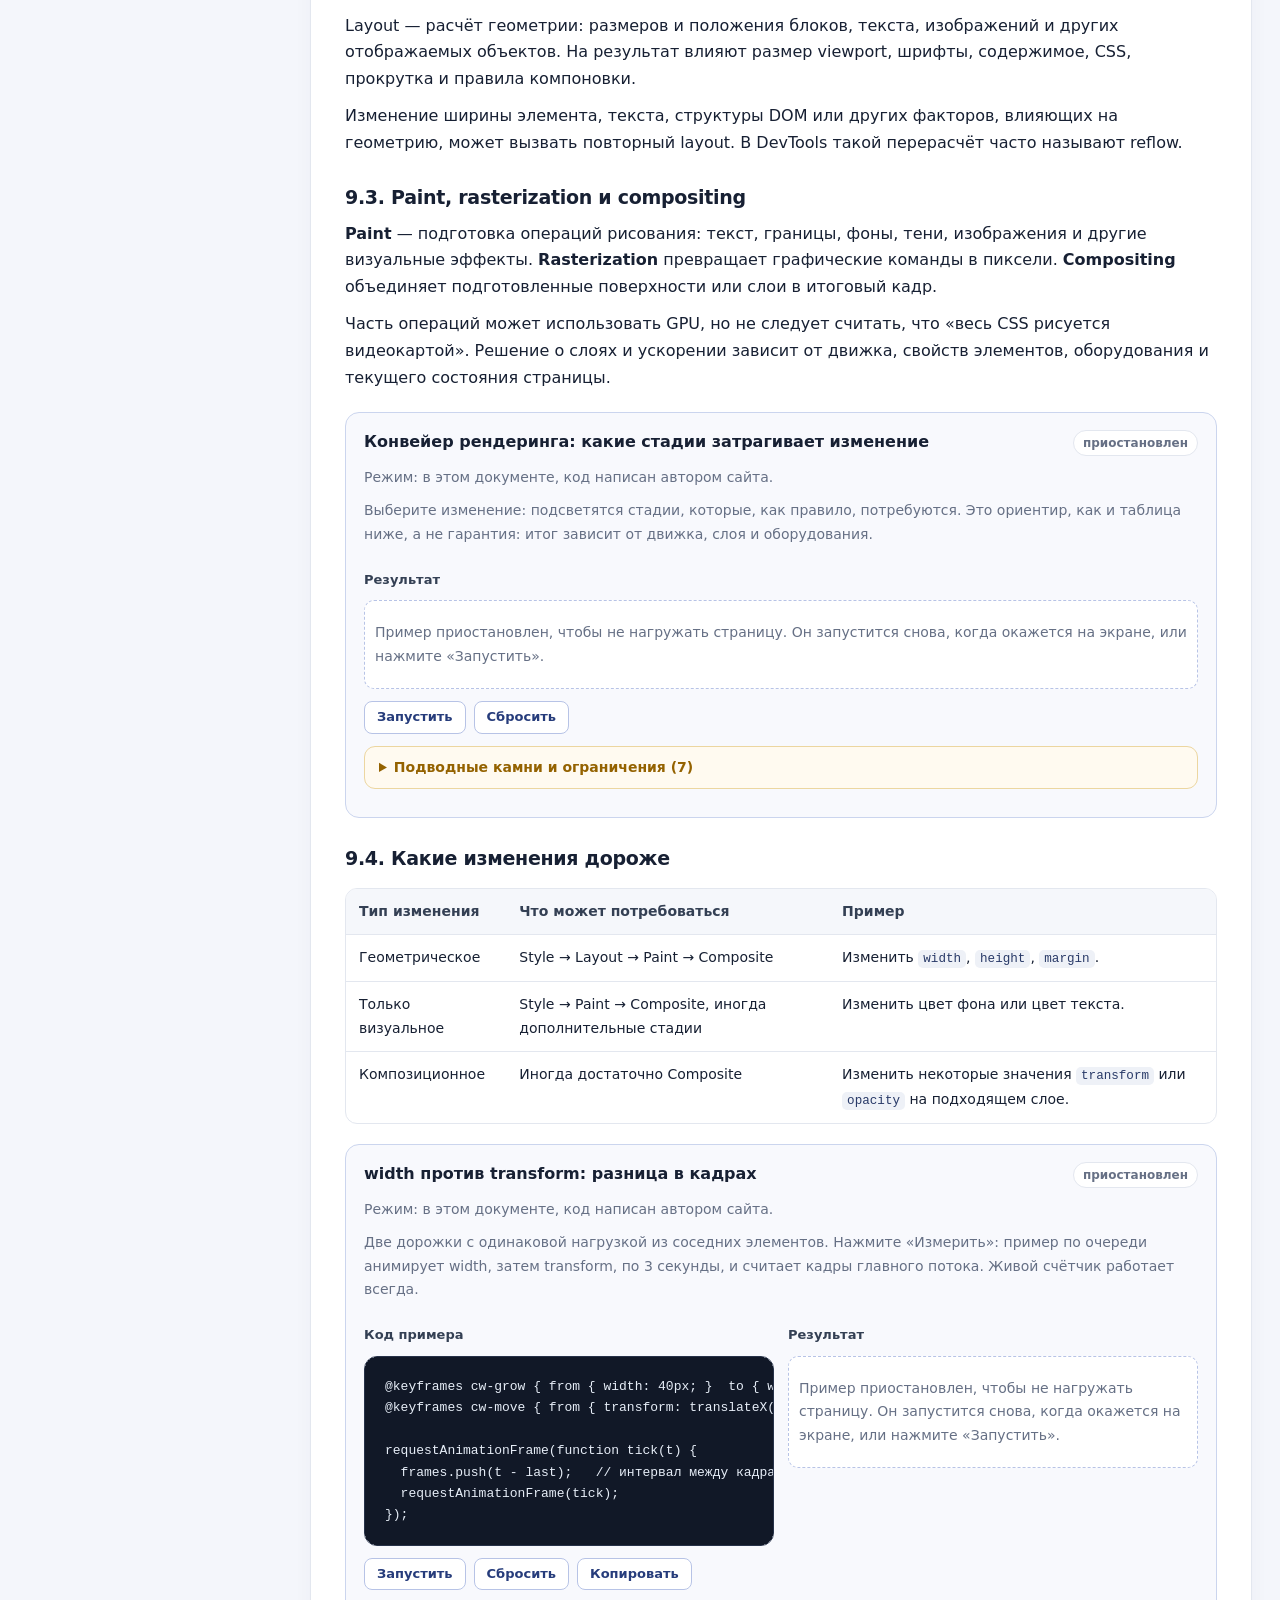
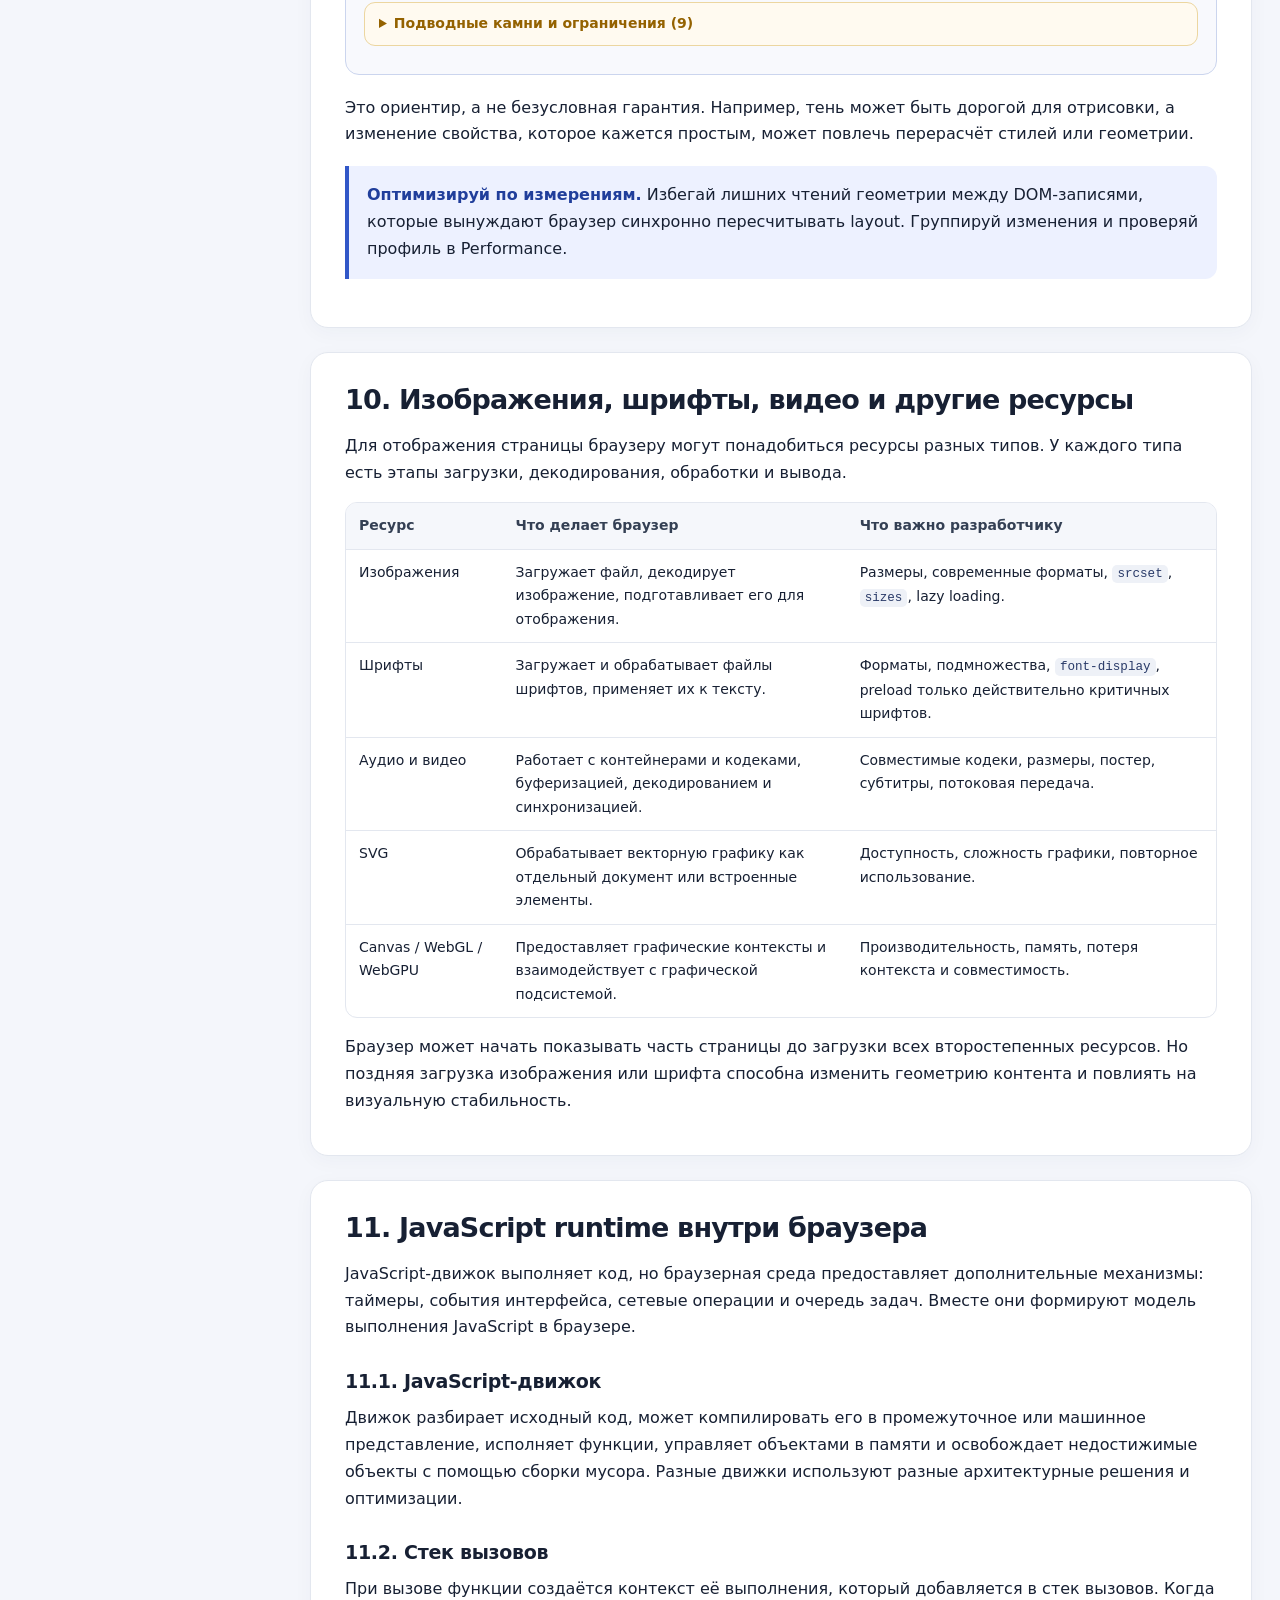
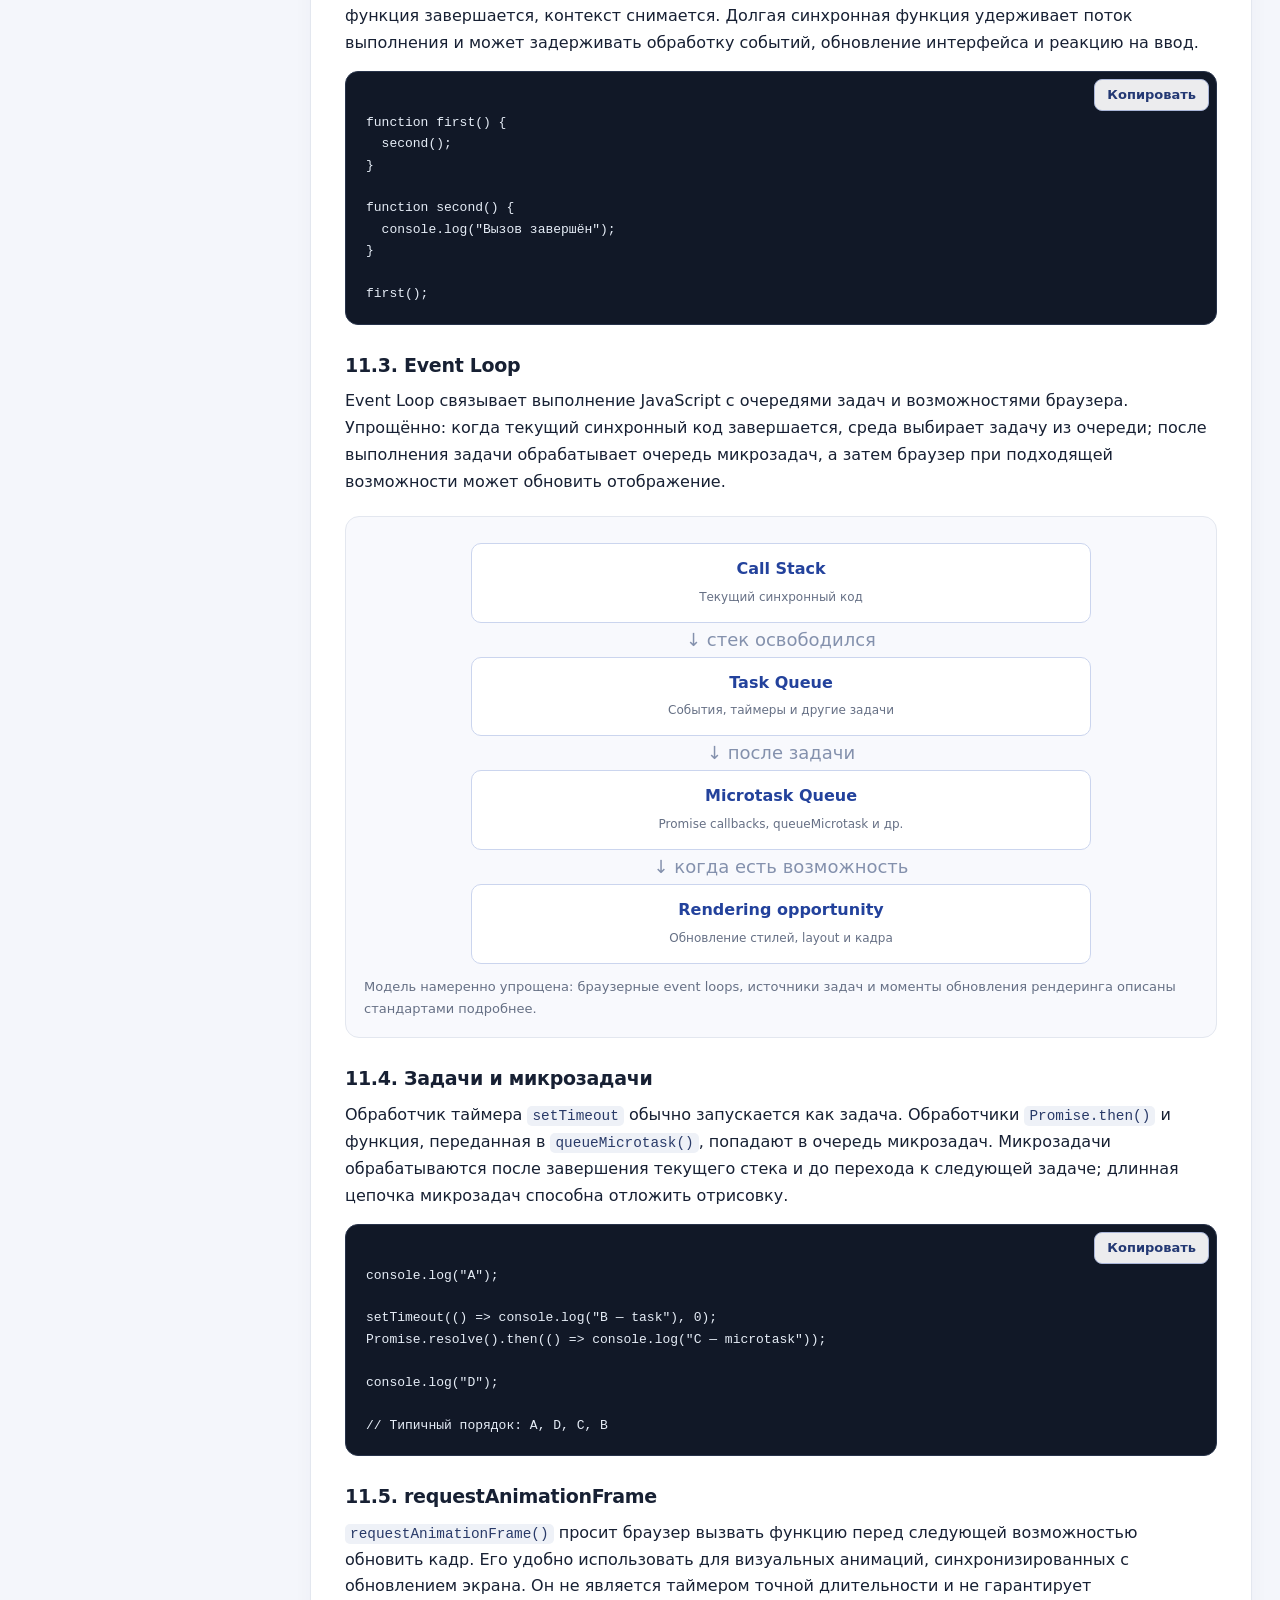
<file: browsers.html>
<!doctype html>
<html lang="ru">
<head>
  <meta charset="utf-8">
  <meta name="viewport" content="width=device-width, initial-scale=1">
  <meta name="description" content="Подробный справочник по устройству браузеров: архитектура, движки, сеть, DOM, CSSOM, рендеринг, JavaScript runtime, безопасность, хранилища и DevTools.">
  <title>Браузеры — веб-платформа</title>
  <script src="assets/theme-init.js"></script>
  <link rel="stylesheet" href="assets/style.css">
  <link rel="stylesheet" href="assets/demo.css">
  <link rel="stylesheet" href="assets/site.css">
  <script src="assets/demo.js" defer></script>
  <script src="assets/demos-browsers.js" defer></script>
  <script src="assets/site-data.js" defer></script>
  <script src="assets/site.js" defer></script>
</head>
<body>
  <header class="topbar">
    <a class="brand" href="index.html"><span class="brand-mark">WEB</span><span>Веб-платформа</span></a>
    <nav class="topnav" aria-label="Основная навигация">
      <a href="index.html">Главная</a>
      <a href="html.html">HTML</a>
      <a href="css.html">CSS</a>
      <a href="javascript.html">JavaScript</a>
      <a href="browsers.html" aria-current="page">Браузеры</a>
      <a href="chapters/browser-pipeline.html">Архитектура отображения</a>
      <a href="chapters/layout-engine.html">Layout Engine</a>
      <a href="chapters/html-parser.html">HTML Parser</a>
    </nav>
    <div class="site-tools" aria-label="Инструменты сайта">
      <button type="button" data-site-search-trigger disabled>Поиск <kbd>Ctrl K</kbd></button>
      <button type="button" data-site-settings-trigger disabled>Настройки</button>
      <noscript><span>Для поиска и настроек необходимо включить JavaScript.</span></noscript>
    </div>
  </header>

  <div class="page-grid">
    <aside class="sidebar" aria-label="Содержание раздела">
      <p class="sidebar-label">Содержание · Браузеры</p>
      <a href="#overview">1. Что такое браузер</a>
      <a href="#engine">2. Браузер и движок</a>
      <a href="#engines">3. Основные движки</a>
      <a href="#architecture">4. Архитектура и процессы</a>
      <a class="sub" href="#processes">Процессы и потоки</a>
      <a href="#navigation">5. Что происходит при открытии URL</a>
      <a href="#network">6. Сеть: DNS, TLS, HTTP</a>
      <a href="#parsing">7. Разбор HTML и DOM</a>
      <a class="sub" href="chapters/html-parser.html">HTML Parser: tokenizer и Tree Construction</a>
      <a href="#cssom">8. CSSOM и вычисление стилей</a>
      <a href="#rendering">9. Критический путь рендеринга</a>
      <a class="sub" href="#layout">Layout и reflow</a>
      <a class="sub" href="chapters/layout-engine.html">Layout Engine: внутренняя компоновка</a>
      <a class="sub" href="#paint">Paint, raster и compositing</a>
      <a href="#resources">10. Изображения, шрифты и медиа</a>
      <a href="#runtime">11. JavaScript runtime и Event Loop</a>
      <a href="#loading">12. Загрузка скриптов и события документа</a>
      <a href="#apis">13. Браузерные API</a>
      <a href="#storage">14. Cookies, Cache и хранилища</a>
      <a href="#security">15. Безопасность веб-платформы</a>
      <a class="sub" href="#origin">Origin, SOP и CORS</a>
      <a class="sub" href="#protections">CSP, sandbox и permissions</a>
      <a href="#a11y">16. Доступность и дерево доступности</a>
      <a href="#devtools">17. DevTools</a>
      <a href="#performance">18. Производительность</a>
      <a href="#compatibility">19. Совместимость браузеров</a>
      <a href="#pwa">20. PWA и офлайн-возможности</a>
      <a href="#workflow">21. Практический рабочий процесс</a>
      <a href="#practice">22. Практические задания</a>
      <a href="#glossary">23. Словарь терминов</a>
      <a href="#resources-list">24. Документация</a>
    </aside>

    <main class="article">
      <p class="breadcrumb"><a href="index.html">Главная</a> / Браузеры</p>

      <section class="hero">
        <p class="eyebrow">Раздел 04 · Среда выполнения и отображения</p>
        <h1>Браузеры: как веб-страница становится приложением</h1>
        <p>Разберём браузер как программную платформу: от адресной строки и сетевого запроса до DOM, CSSOM, исполнения JavaScript, компоновки, отрисовки пикселей и защиты пользователя. Отдельно посмотрим, как разработчик исследует всё это через DevTools.</p>
        <div class="hero-meta">
          <span class="pill">Архитектура и движки</span>
          <span class="pill">Network → Render</span>
          <span class="pill">Безопасность</span>
          <span class="pill">DevTools</span>
        </div>
      </section>

      <section class="content-section" id="overview">
        <h2>1. Что такое браузер</h2>
        <p class="lead">Веб-браузер — приложение, которое получает веб-ресурсы, интерпретирует документы и код, отображает интерфейс и предоставляет веб-страницам контролируемый доступ к возможностям устройства.</p>
        <p>Браузер — не просто «окно для HTML». Это сложная система, объединяющая пользовательский интерфейс, сетевой стек, механизмы хранения, движки обработки веб-стандартов, графическую подсистему и средства безопасности.</p>
        <div class="grid-3">
          <div class="mini-card"><h3>Получение данных</h3><p>URL, DNS, HTTP(S), кэш, соединения, загрузка документов и ресурсов.</p></div>
          <div class="mini-card"><h3>Обработка страницы</h3><p>HTML, CSS, JavaScript, DOM, layout, paint и вывод изображения.</p></div>
          <div class="mini-card"><h3>Среда приложения</h3><p>События, хранилища, мультимедиа, сеть, разрешения и безопасность.</p></div>
        </div>
        <div class="callout"><strong>Главное различие:</strong> браузер — это целое приложение и платформа; браузерный движок — лишь одна из его частей. Движок не обязан отвечать за адресную строку, историю, менеджер загрузок, синхронизацию или все сетевые функции браузера.</div>
        <p>Для веб-разработчика браузер одновременно является средой исполнения и конечной целью: код должен соответствовать стандартам, корректно работать на разных устройствах и не предполагать, что у каждого пользователя одна и та же реализация.</p>
      </section>

      <section class="content-section" id="engine">
        <h2>2. Браузер, движок отображения и JavaScript-движок</h2>
        <p>Внутри браузера можно выделить несколько крупных частей. Их границы и названия зависят от реализации, но концептуально полезно различать три уровня.</p>
        <div class="grid-3">
          <div class="mini-card"><h3>Браузерное приложение</h3><p>Вкладки, адресная строка, меню, история, закладки, загрузки, профиль, настройки и управление процессами.</p></div>
          <div class="mini-card"><h3>Движок отображения</h3><p>Разбирает HTML и CSS, строит DOM и CSSOM, рассчитывает стили, геометрию и формирует изображение страницы.</p></div>
          <div class="mini-card"><h3>JavaScript-движок</h3><p>Разбирает, компилирует и исполняет JavaScript, управляет памятью и сборкой мусора.</p></div>
        </div>
        <p>Например, движок отображения может предоставлять объекты DOM, а JavaScript-движок исполняет код, который обращается к ним. Но DOM API не является частью ядра языка ECMAScript: это интерфейс браузерной среды, связанный с HTML-движком.</p>
        <div class="callout"><strong>Не путай:</strong> <code>Array</code>, <code>Map</code>, <code>Promise</code> — встроенные возможности языка JavaScript. <code>document</code>, <code>window</code>, <code>fetch()</code>, <code>localStorage</code> — браузерные API, которые среда предоставляет JavaScript-коду.</div>
      </section>

      <section class="content-section" id="engines">
        <h2>3. Основные браузерные движки</h2>
        <p>Браузеры могут использовать разные движки. От этого зависят поддержка веб-стандартов, особенности реализации, ошибки отображения и доступные инструменты.</p>
        <div class="table-wrap"><table>
          <thead><tr><th>Браузер / семейство</th><th>Движок отображения</th><th>JavaScript-движок</th><th>Комментарий</th></tr></thead>
          <tbody>
            <tr><td>Google Chrome и большинство Chromium-браузеров</td><td><strong>Blink</strong></td><td><strong>V8</strong></td><td>Chromium — открытая база, на которой построено много браузеров: например, Edge, Brave, Opera и Vivaldi для соответствующих платформ.</td></tr>
            <tr><td>Mozilla Firefox</td><td><strong>Gecko</strong></td><td><strong>SpiderMonkey</strong></td><td>Самостоятельная технологическая ветка Mozilla со своей архитектурой и инструментами.</td></tr>
            <tr><td>Apple Safari</td><td><strong>WebKit</strong></td><td><strong>JavaScriptCore</strong></td><td>WebKit также используется в ряде приложений экосистемы Apple.</td></tr>
          </tbody>
        </table></div>
        <p>Это полезная базовая карта, но не универсальная таблица для всех устройств и выпусков. У одного бренда могут быть разные платформенные сборки, а мобильные платформы и правила распространения браузеров могут накладывать дополнительные ограничения.</p>
        <h3>3.1. Почему движки важны</h3>
        <ul>
          <li>Новый CSS API может уже поддерживаться одним движком и ещё не поддерживаться другим.</li>
          <li>Различия могут проявляться в деталях шрифтов, форм, прокрутки, видео и системных элементов.</li>
          <li>Оптимизации и внутренние алгоритмы рендеринга могут отличаться.</li>
          <li>Баг может быть связан с конкретным движком, версией браузера, операционной системой или видеодрайвером.</li>
        </ul>
        <div class="callout"><strong>Практический вывод:</strong> проверяй возможности по конкретной функции, а не по общему впечатлению «браузер современный». Для этого подходят MDN Browser Compatibility Data и Can I Use.</div>
      </section>

      <section class="content-section" id="architecture">
        <h2>4. Архитектура браузера: процессы и потоки</h2>
        <p>Современные браузеры обычно используют многопроцессную архитектуру. Вместо того чтобы выполнять всю работу в одном процессе, они разделяют разные типы задач между процессами и потоками. Это повышает устойчивость и помогает ограничивать доступ веб-контента к системе.</p>
        <figure>
          <div class="diagram" role="group" aria-label="Концептуальная схема процессов браузера">
            <div class="diagram-box"><strong>Browser process</strong><span>Окна, вкладки, навигация, управление и координация</span></div>
            <div class="diagram-arrow">↕ IPC — межпроцессное взаимодействие</div>
            <div class="grid-2">
              <div class="diagram-box"><strong>Renderer process</strong><span>Blink / Gecko, DOM, CSS, JavaScript и страница</span></div>
              <div class="diagram-box"><strong>Network process</strong><span>Сетевые запросы, соединения, HTTP и кэш</span></div>
              <div class="diagram-box"><strong>GPU process</strong><span>Графические операции и композиция слоёв</span></div>
              <div class="diagram-box"><strong>Utility processes</strong><span>Изолированные вспомогательные службы и декодеры</span></div>
            </div>
          </div>
          <figcaption>Упрощённая концептуальная схема Chromium-подобной архитектуры. Реальное распределение процессов зависит от браузера, ОС, сайта, режима изоляции и доступных ресурсов.</figcaption>
        </figure>
        <h3 id="processes">4.1. Что такое процесс и поток</h3>
        <p><strong>Процесс</strong> — выполняющийся экземпляр программы с собственным адресным пространством и ресурсами. <strong>Поток</strong> — последовательность выполнения внутри процесса. Один процесс может иметь несколько потоков, которые выполняют разные задачи.</p>
        <div class="table-wrap"><table>
          <thead><tr><th>Компонент</th><th>Типичная ответственность</th></tr></thead>
          <tbody>
            <tr><td>Browser process</td><td>Пользовательский интерфейс браузера, вкладки, навигация, управление другими процессами и часть системных интеграций.</td></tr>
            <tr><td>Renderer process</td><td>Обработка веб-страницы: HTML/CSS, DOM, выполнение JavaScript, layout и подготовка визуального результата.</td></tr>
            <tr><td>Network service/process</td><td>Сетевые операции и получение ресурсов. Конкретная реализация может быть отдельным процессом или набором служб.</td></tr>
            <tr><td>GPU process</td><td>Координация операций с графическим оборудованием, композитинг и ускоренные графические пути.</td></tr>
            <tr><td>Utility process</td><td>Вспомогательные изолированные задачи — например, обработка отдельных типов данных.</td></tr>
          </tbody>
        </table></div>
        <h3>4.2. Почему не обязательно один процесс на вкладку</h3>
        <p>Распространённая схема «каждая вкладка — отдельный процесс» является упрощением. Браузер может группировать документы по сайтам, использовать несколько процессов для одного сложного сайта или повторно использовать процессы в пределах своих правил. На распределение влияют Site Isolation, память, тип документа и реализация конкретного браузера.</p>
        <h3>4.3. IPC</h3>
        <p>Когда разные процессы должны обменяться данными, используется IPC (Inter-Process Communication). Например, renderer может запросить загрузку ресурса, а браузерный или сетевой процесс выполняет запрос и возвращает результат. IPC требует формализованных сообщений и проверок, поскольку граница процесса — также важная граница безопасности.</p>
        <div class="callout"><strong>Зачем это разработчику?</strong> Если JavaScript завис в одном renderer-процессе, браузерное окно и другие вкладки не обязательно должны полностью зависнуть вместе с ним. Многопроцессность помогает изоляции, но не делает приложение неуязвимым к чрезмерной нагрузке.</div>
      </section>

      <section class="content-section" id="navigation">
        <h2>5. Что происходит, когда пользователь открывает URL</h2>
        <p>Ввод адреса в адресную строку запускает цепочку действий. Ниже — учебная модель типичной навигации. Некоторые этапы могут быть пропущены благодаря кэшу, Service Worker, уже открытому соединению или другим механизмам.</p>
        <figure>
          <div class="diagram" role="group" aria-label="Последовательность загрузки сайта">
            <div class="diagram-box"><strong>1. Разбор URL</strong><span>Схема, хост, порт, путь, параметры и фрагмент</span></div>
            <div class="diagram-arrow">↓</div>
            <div class="diagram-box"><strong>2. Проверка локальных источников</strong><span>Кэш, Service Worker, политика браузера</span></div>
            <div class="diagram-arrow">↓</div>
            <div class="diagram-box"><strong>3. Разрешение имени и соединение</strong><span>DNS, транспорт, TLS — если нужны</span></div>
            <div class="diagram-arrow">↓</div>
            <div class="diagram-box"><strong>4. HTTP-запрос и ответ</strong><span>HTML, заголовки, статус и тело ответа</span></div>
            <div class="diagram-arrow">↓</div>
            <div class="diagram-box"><strong>5. Построение документа и ресурсов</strong><span>HTML, CSS, JavaScript, изображения, шрифты</span></div>
            <div class="diagram-arrow">↓</div>
            <div class="diagram-box"><strong>6. Рендеринг и интерактивность</strong><span>Стили, layout, paint, compositing и события</span></div>
          </div>
          <figcaption>Схема не означает строго последовательную загрузку каждого ресурса: сеть и разбор документа часто работают параллельно.</figcaption>
        </figure>
        <h3>5.1. Разбор адреса</h3>
        <p>URL содержит схему (например, <code>https</code>), имя хоста, необязательный порт, путь, query-параметры и фрагмент. Фрагмент после <code>#</code> обычно обрабатывается на стороне документа и сам по себе не отправляется серверу в HTTP-запросе.</p>
        <h3>5.2. Проверка кэша и Service Worker</h3>
        <p>Браузер может использовать свежий HTTP-кэш и не обращаться к сети за некоторыми ресурсами. Если у сайта зарегистрирован Service Worker и он управляет текущим запросом, его обработчик может вернуть заранее сохранённый ответ, выполнить сетевой запрос или собрать ответ из нескольких источников.</p>
        <h3>5.3. Получение ответа</h3>
        <p>Браузер получает HTTP-ответ: статус, заголовки и тело. Ответ может быть HTML-документом, JSON, изображением, CSS, JavaScript или другим типом ресурса. Заголовки влияют на кэширование, тип содержимого, безопасность, cookies и дальнейшую обработку.</p>
        <p>После поступления первых частей HTML браузер обычно может начать разбор, не дожидаясь скачивания всего документа. Поэтому загрузка, парсинг и получение зависимых ресурсов частично перекрываются.</p>
      </section>

      <section class="content-section" id="network">
        <h2>6. Сетевой стек: DNS, соединения, TLS и HTTP</h2>
        <p>Веб-страницы редко состоят из одного файла. HTML может ссылаться на таблицы стилей, скрипты, изображения, шрифты, видео и API. Браузер организует получение этих ресурсов через сетевые механизмы.</p>
        <h3>6.1. DNS</h3>
        <p>DNS (Domain Name System) помогает сопоставить доменное имя, например <code>example.com</code>, с сетевыми адресами. Результат может быть взят из кэша браузера, ОС, локальной сети или получен через DNS-резолвер. Поэтому DNS-запрос не обязательно выполняется при каждом обращении к сайту.</p>
        <h3>6.2. Транспорт и защищённое соединение</h3>
        <ul>
          <li><strong>TCP</strong> — транспортный протокол с установлением соединения, который используется, например, HTTP/1.1 и HTTP/2.</li>
          <li><strong>TLS</strong> — протокол защиты соединения: шифрование, проверка подлинности сервера и целостности данных.</li>
          <li><strong>QUIC</strong> — транспортный протокол поверх UDP, используемый HTTP/3; защита интегрирована через TLS 1.3.</li>
        </ul>
        <p>Не следует представлять все современные соединения как одну схему «TCP, затем TLS». Выбор зависит от версии HTTP, доступности протокола, сетевых условий и возможностей сервера и клиента.</p>
        <h3>6.3. HTTP</h3>
        <p>HTTP задаёт формат запросов и ответов между клиентом и сервером. В запросе есть метод, целевой ресурс, заголовки и, при необходимости, тело. В ответе — статус, заголовки и тело.</p>
        <div class="table-wrap"><table>
          <thead><tr><th>Метод</th><th>Типичное назначение</th></tr></thead>
          <tbody>
            <tr><td><code>GET</code></td><td>Получить представление ресурса.</td></tr>
            <tr><td><code>POST</code></td><td>Передать данные для обработки или создания ресурса.</td></tr>
            <tr><td><code>PUT</code></td><td>Создать или заменить представление ресурса по заданному адресу.</td></tr>
            <tr><td><code>PATCH</code></td><td>Частично изменить ресурс.</td></tr>
            <tr><td><code>DELETE</code></td><td>Удалить ресурс.</td></tr>
            <tr><td><code>HEAD</code></td><td>Получить заголовки без тела ответа.</td></tr>
          </tbody>
        </table></div>
        <p>Браузер использует HTTP не только для HTML. Запросы к API, картинки, стили, скрипты и шрифты также могут загружаться по HTTP(S).</p>
        <h3>6.4. Кэширование HTTP</h3>
        <p>Заголовки <code>Cache-Control</code>, <code>ETag</code>, <code>Last-Modified</code> и другие позволяют браузеру сохранять ответы и определять, можно ли использовать их повторно или нужно проверить актуальность на сервере.</p>
        <div class="callout"><strong>Практический навык:</strong> вкладка Network в DevTools показывает URL, метод, статус, тип ресурса, время, объём передачи, инициатор и заголовки запроса/ответа. Это первый инструмент для разбора «почему файл не загрузился».</div>
      </section>

      <section class="content-section" id="parsing">
        <h2>7. Разбор HTML и построение DOM</h2>
        <p>HTML-парсер превращает полученные байты в структуру документа. В учебной модели можно выделить декодирование символов, токенизацию и построение дерева узлов. Реальная реализация устроена сложнее и должна обрабатывать ошибочную разметку по правилам HTML.</p>
        <pre><code>&lt;main&gt;
  &lt;h1&gt;Каталог&lt;/h1&gt;
  &lt;article&gt;
    &lt;p&gt;Описание товара&lt;/p&gt;
  &lt;/article&gt;
&lt;/main&gt;</code></pre>
        <pre><code>Document
└── html
    └── body
        └── main
            ├── h1
            │   └── "Каталог"
            └── article
                └── p
                    └── "Описание товара"</code></pre>
        <h3>7.1. Почему DOM — не просто исходный текст</h3>
        <p>DOM — дерево объектов. Оно может содержать узлы, созданные браузером при обработке документа, и позднее изменяться скриптами. Изменение DOM через JavaScript не переписывает HTML-файл на сервере.</p>
        <h3>7.2. Парсер и скрипты</h3>
        <p>Классический внешний скрипт без <code>async</code> или <code>defer</code> может приостановить разбор HTML, чтобы быть загруженным и выполненным в нужном порядке. Скрипты с <code>defer</code> выполняются после разбора документа, а <code>async</code> — когда загрузка завершена, без гарантии порядка относительно других async-скриптов. Модульные скрипты имеют собственные правила загрузки и обычно откладываются до завершения разбора документа.</p>
        <h3>7.3. Preload scanner</h3>
        <p>Современные браузеры могут использовать вспомогательное предварительное сканирование разметки, чтобы заранее обнаруживать ресурсы вроде изображений, стилей и скриптов, пока основной парсер занят. Это помогает эффективнее использовать сеть, но не отменяет правил блокировки и зависимостей.</p>
        <div class="callout"><strong>Вывод:</strong> порядок скриптов и их атрибуты могут влиять на скорость появления содержимого. Не добавляй <code>async</code> или <code>defer</code> механически: сначала определи зависимости и требуемый порядок выполнения.</div>
        <div class="callout"><strong>Углублённое изучение:</strong> отдельная глава <a href="chapters/html-parser.html">HTML Parser — tokenizer, insertion modes и восстановление DOM</a> разбирает нормативный алгоритм по шагам и содержит интерактивные лаборатории.</div>
      </section>

      <section class="content-section" id="cssom">
        <h2>8. CSSOM, каскад и вычисление стилей</h2>
        <p>Параллельно с DOM браузер получает CSS: из внешних файлов, элемента <code>&lt;style&gt;</code>, атрибута <code>style</code> и пользовательских стилей. CSS-парсер разбирает правила и строит внутреннее представление таблиц стилей — CSSOM.</p>
        <p>Для каждого элемента браузер определяет подходящие CSS-правила, применяет каскад и наследование и вычисляет итоговые значения свойств. В этот процесс входят происхождение правил, важность, слои каскада, специфичность и порядок объявления.</p>
        <pre><code>/* style.css */
.card {
  padding: 1rem;
  color: #172033;
}

.card.is-active {
  border-color: royalblue;
}</code></pre>
        <p>DOM сообщает, какие элементы существуют и как они вложены. CSSOM сообщает, какие правила могут применяться. На их основе браузер определяет визуальное представление элементов.</p>
        <div class="callout"><strong>Важная оговорка:</strong> популярная модель «сначала полностью DOM, потом полностью CSSOM, и только потом экран» слишком линейна. Загрузка, парсинг и рендеринг могут частично перекрываться. При этом таблицы стилей способны задерживать первый рендер и выполнение некоторых скриптов, поэтому порядок ресурсов имеет значение.</div>
      </section>

      <section class="content-section" id="rendering">
        <h2>9. Критический путь рендеринга: от DOM до пикселей</h2>
        <p class="lead">Рендеринг — преобразование структуры документа, стилей и геометрии в изображение, которое браузер выводит на экран.</p>
        <figure>
          <div class="diagram" role="group" aria-label="Этапы рендеринга веб-страницы">
            <div class="diagram-box"><strong>DOM + CSSOM</strong><span>Структура документа и правила оформления</span></div>
            <div class="diagram-arrow">↓</div>
            <div class="diagram-box"><strong>Style calculation</strong><span>Подбор правил и вычисление стилей</span></div>
            <div class="diagram-arrow">↓</div>
            <div class="diagram-box"><strong>Layout</strong><span>Размеры и координаты элементов</span></div>
            <div class="diagram-arrow">↓</div>
            <div class="diagram-box"><strong>Paint</strong><span>Формирование команд рисования</span></div>
            <div class="diagram-arrow">↓</div>
            <div class="diagram-box"><strong>Rasterization</strong><span>Преобразование графических команд в пиксели</span></div>
            <div class="diagram-arrow">↓</div>
            <div class="diagram-box"><strong>Compositing</strong><span>Сборка визуальных слоёв и вывод кадра</span></div>
          </div>
          <figcaption>Учебная модель основных этапов. Некоторые браузеры объединяют или иначе организуют внутренние стадии; не каждое изменение запускает всю цепочку.</figcaption>
        </figure>
        <h3>9.1. Render tree</h3>
        <p>В классическом объяснении браузер объединяет DOM с вычисленными стилями и формирует структуру визуально отображаемого содержимого. Узлы, которые не участвуют в отображении, могут быть исключены из этой структуры. Например, элемент с <code>display: none</code> не создаёт обычного отображаемого блока; при <code>visibility: hidden</code> место в компоновке, как правило, сохраняется.</p>
        <h3 id="layout">9.2. Layout (reflow)</h3>
        <p>Layout — расчёт геометрии: размеров и положения блоков, текста, изображений и других отображаемых объектов. На результат влияют размер viewport, шрифты, содержимое, CSS, прокрутка и правила компоновки.</p>
        <p>Изменение ширины элемента, текста, структуры DOM или других факторов, влияющих на геометрию, может вызвать повторный layout. В DevTools такой перерасчёт часто называют reflow.</p>
        <h3 id="paint">9.3. Paint, rasterization и compositing</h3>
        <p><strong>Paint</strong> — подготовка операций рисования: текст, границы, фоны, тени, изображения и другие визуальные эффекты. <strong>Rasterization</strong> превращает графические команды в пиксели. <strong>Compositing</strong> объединяет подготовленные поверхности или слои в итоговый кадр.</p>
        <p>Часть операций может использовать GPU, но не следует считать, что «весь CSS рисуется видеокартой». Решение о слоях и ускорении зависит от движка, свойств элементов, оборудования и текущего состояния страницы.</p>
        <div data-demo="bw-pipeline"><p>Для живого примера нужен включённый JavaScript. Код и пояснения показаны в блоках рядом.</p></div>
        <h3>9.4. Какие изменения дороже</h3>
        <div class="table-wrap"><table>
          <thead><tr><th>Тип изменения</th><th>Что может потребоваться</th><th>Пример</th></tr></thead>
          <tbody>
            <tr><td>Геометрическое</td><td>Style → Layout → Paint → Composite</td><td>Изменить <code>width</code>, <code>height</code>, <code>margin</code>.</td></tr>
            <tr><td>Только визуальное</td><td>Style → Paint → Composite, иногда дополнительные стадии</td><td>Изменить цвет фона или цвет текста.</td></tr>
            <tr><td>Композиционное</td><td>Иногда достаточно Composite</td><td>Изменить некоторые значения <code>transform</code> или <code>opacity</code> на подходящем слое.</td></tr>
          </tbody>
        </table></div>
        <div data-demo="bw-cost"><p>Для живого примера нужен включённый JavaScript. Код и пояснения показаны в блоках рядом.</p></div>
        <p>Это ориентир, а не безусловная гарантия. Например, тень может быть дорогой для отрисовки, а изменение свойства, которое кажется простым, может повлечь перерасчёт стилей или геометрии.</p>
        <div class="callout"><strong>Оптимизируй по измерениям.</strong> Избегай лишних чтений геометрии между DOM-записями, которые вынуждают браузер синхронно пересчитывать layout. Группируй изменения и проверяй профиль в Performance.</div>
      </section>

      <section class="content-section" id="resources">
        <h2>10. Изображения, шрифты, видео и другие ресурсы</h2>
        <p>Для отображения страницы браузеру могут понадобиться ресурсы разных типов. У каждого типа есть этапы загрузки, декодирования, обработки и вывода.</p>
        <div class="table-wrap"><table>
          <thead><tr><th>Ресурс</th><th>Что делает браузер</th><th>Что важно разработчику</th></tr></thead>
          <tbody>
            <tr><td>Изображения</td><td>Загружает файл, декодирует изображение, подготавливает его для отображения.</td><td>Размеры, современные форматы, <code>srcset</code>, <code>sizes</code>, lazy loading.</td></tr>
            <tr><td>Шрифты</td><td>Загружает и обрабатывает файлы шрифтов, применяет их к тексту.</td><td>Форматы, подмножества, <code>font-display</code>, preload только действительно критичных шрифтов.</td></tr>
            <tr><td>Аудио и видео</td><td>Работает с контейнерами и кодеками, буферизацией, декодированием и синхронизацией.</td><td>Совместимые кодеки, размеры, постер, субтитры, потоковая передача.</td></tr>
            <tr><td>SVG</td><td>Обрабатывает векторную графику как отдельный документ или встроенные элементы.</td><td>Доступность, сложность графики, повторное использование.</td></tr>
            <tr><td>Canvas / WebGL / WebGPU</td><td>Предоставляет графические контексты и взаимодействует с графической подсистемой.</td><td>Производительность, память, потеря контекста и совместимость.</td></tr>
          </tbody>
        </table></div>
        <p>Браузер может начать показывать часть страницы до загрузки всех второстепенных ресурсов. Но поздняя загрузка изображения или шрифта способна изменить геометрию контента и повлиять на визуальную стабильность.</p>
      </section>

      <section class="content-section" id="runtime">
        <h2>11. JavaScript runtime внутри браузера</h2>
        <p>JavaScript-движок выполняет код, но браузерная среда предоставляет дополнительные механизмы: таймеры, события интерфейса, сетевые операции и очередь задач. Вместе они формируют модель выполнения JavaScript в браузере.</p>
        <h3>11.1. JavaScript-движок</h3>
        <p>Движок разбирает исходный код, может компилировать его в промежуточное или машинное представление, исполняет функции, управляет объектами в памяти и освобождает недостижимые объекты с помощью сборки мусора. Разные движки используют разные архитектурные решения и оптимизации.</p>
        <h3>11.2. Стек вызовов</h3>
        <p>При вызове функции создаётся контекст её выполнения, который добавляется в стек вызовов. Когда функция завершается, контекст снимается. Долгая синхронная функция удерживает поток выполнения и может задерживать обработку событий, обновление интерфейса и реакцию на ввод.</p>
        <pre><code>function first() {
  second();
}

function second() {
  console.log("Вызов завершён");
}

first();</code></pre>
        <h3>11.3. Event Loop</h3>
        <p>Event Loop связывает выполнение JavaScript с очередями задач и возможностями браузера. Упрощённо: когда текущий синхронный код завершается, среда выбирает задачу из очереди; после выполнения задачи обрабатывает очередь микрозадач, а затем браузер при подходящей возможности может обновить отображение.</p>
        <figure>
          <div class="diagram" role="group" aria-label="Упрощённая модель event loop">
            <div class="diagram-box"><strong>Call Stack</strong><span>Текущий синхронный код</span></div>
            <div class="diagram-arrow">↓ стек освободился</div>
            <div class="diagram-box"><strong>Task Queue</strong><span>События, таймеры и другие задачи</span></div>
            <div class="diagram-arrow">↓ после задачи</div>
            <div class="diagram-box"><strong>Microtask Queue</strong><span>Promise callbacks, queueMicrotask и др.</span></div>
            <div class="diagram-arrow">↓ когда есть возможность</div>
            <div class="diagram-box"><strong>Rendering opportunity</strong><span>Обновление стилей, layout и кадра</span></div>
          </div>
          <figcaption>Модель намеренно упрощена: браузерные event loops, источники задач и моменты обновления рендеринга описаны стандартами подробнее.</figcaption>
        </figure>
        <h3>11.4. Задачи и микрозадачи</h3>
        <p>Обработчик таймера <code>setTimeout</code> обычно запускается как задача. Обработчики <code>Promise.then()</code> и функция, переданная в <code>queueMicrotask()</code>, попадают в очередь микрозадач. Микрозадачи обрабатываются после завершения текущего стека и до перехода к следующей задаче; длинная цепочка микрозадач способна отложить отрисовку.</p>
        <pre><code>console.log("A");

setTimeout(() =&gt; console.log("B — task"), 0);
Promise.resolve().then(() =&gt; console.log("C — microtask"));

console.log("D");

// Типичный порядок: A, D, C, B</code></pre>
        <h3>11.5. requestAnimationFrame</h3>
        <p><code>requestAnimationFrame()</code> просит браузер вызвать функцию перед следующей возможностью обновить кадр. Его удобно использовать для визуальных анимаций, синхронизированных с обновлением экрана. Он не является таймером точной длительности и не гарантирует фиксированную частоту кадров.</p>
        <div class="callout"><strong>Главное:</strong> «JavaScript однопоточный» — упрощение, которое относится к обычному выполнению скриптов в конкретном контексте. Браузер сам многопоточен, а Web Workers позволяют выполнять JavaScript в отдельных потоках с отдельными глобальными контекстами.</div>
      </section>

      <section class="content-section" id="loading">
        <h2>12. Загрузка скриптов и события документа</h2>
        <p>Положение и атрибуты тега <code>&lt;script&gt;</code> влияют на порядок загрузки, парсинга и выполнения кода.</p>
        <div class="table-wrap"><table>
          <thead><tr><th>Подключение</th><th>Как работает</th><th>Когда применять</th></tr></thead>
          <tbody>
            <tr><td><code>&lt;script src="app.js"&gt;</code></td><td>Классический скрипт может остановить HTML-парсер до загрузки и выполнения.</td><td>Когда требуется синхронное выполнение в месте подключения и порядок действительно нужен.</td></tr>
            <tr><td><code>defer</code></td><td>Загружается параллельно разбору HTML; выполняется после разбора, сохраняя порядок deferred-скриптов.</td><td>Обычные внешние скрипты, которым нужен готовый DOM и важен порядок.</td></tr>
            <tr><td><code>async</code></td><td>Загружается параллельно; выполняется по готовности, порядок между async-скриптами не гарантируется.</td><td>Независимые скрипты, например некоторые счётчики или внешние виджеты.</td></tr>
            <tr><td><code>type="module"</code></td><td>Использует модульную систему, строгий режим и граф зависимостей; по умолчанию откладывается до завершения разбора.</td><td>Современный модульный код приложения.</td></tr>
          </tbody>
        </table></div>
        <h3>12.1. События жизненного цикла документа</h3>
        <ul>
          <li><code>DOMContentLoaded</code> — HTML полностью разобран, а отложенные и модульные скрипты завершили выполнение. Это не означает, что загружены все изображения и другие ресурсы.</li>
          <li><code>load</code> — событие после загрузки документа и зависимых ресурсов, которые входят в условие этого события.</li>
          <li><code>pageshow</code> — документ показан; в том числе может использоваться при восстановлении из back-forward cache.</li>
          <li><code>visibilitychange</code> — изменилась видимость документа, например пользователь переключился на другую вкладку.</li>
        </ul>
        <pre><code>document.addEventListener("DOMContentLoaded", () =&gt; {
  console.log("DOM готов к работе");
});

window.addEventListener("load", () =&gt; {
  console.log("Событие полной загрузки");
});</code></pre>
        <p>Не используй <code>load</code> везде по привычке. Если нужно просто безопасно обратиться к элементам разметки, обычно достаточно отложенного скрипта или <code>DOMContentLoaded</code>.</p>
      </section>

      <section class="content-section" id="apis">
        <h2>13. Браузерные API: что браузер даёт веб-приложению</h2>
        <p>JavaScript становится особенно мощным в браузере благодаря API — программным интерфейсам, через которые сайт взаимодействует с документом, сетью, устройствами и браузерной средой.</p>
        <div class="table-wrap"><table>
          <thead><tr><th>API / группа</th><th>Возможности</th><th>Типичные интерфейсы</th></tr></thead>
          <tbody>
            <tr><td>DOM</td><td>Чтение и изменение документа.</td><td><code>document</code>, <code>Element</code>, <code>MutationObserver</code>.</td></tr>
            <tr><td>Fetch</td><td>HTTP-запросы и получение ответов.</td><td><code>fetch()</code>, <code>Request</code>, <code>Response</code>.</td></tr>
            <tr><td>WebSocket</td><td>Двунаправленная связь по длительно открытому соединению.</td><td><code>WebSocket</code>.</td></tr>
            <tr><td>WebRTC</td><td>Передача аудио, видео и данных между браузерами и устройствами.</td><td><code>RTCPeerConnection</code>, <code>MediaStream</code>.</td></tr>
            <tr><td>Web Storage</td><td>Простое локальное хранение строк.</td><td><code>localStorage</code>, <code>sessionStorage</code>.</td></tr>
            <tr><td>IndexedDB</td><td>Асинхронная клиентская база данных с индексами и транзакциями.</td><td><code>indexedDB</code>, <code>IDBDatabase</code>.</td></tr>
            <tr><td>Service Worker</td><td>Перехват управляемых сетевых запросов, кэширование и офлайн-сценарии.</td><td><code>navigator.serviceWorker</code>.</td></tr>
            <tr><td>Geolocation</td><td>Получение координат после разрешения пользователя и при соблюдении условий.</td><td><code>navigator.geolocation</code>.</td></tr>
            <tr><td>MediaDevices</td><td>Доступ к камере и микрофону при наличии разрешения.</td><td><code>navigator.mediaDevices</code>.</td></tr>
            <tr><td>Web Audio</td><td>Создание и обработка аудиосигналов.</td><td><code>AudioContext</code>.</td></tr>
            <tr><td>Canvas / WebGL / WebGPU</td><td>2D- и 3D-графика, вычисления на графическом оборудовании.</td><td><code>CanvasRenderingContext2D</code>, <code>GPUDevice</code>.</td></tr>
            <tr><td>Clipboard</td><td>Чтение и запись буфера обмена в рамках политики доступа.</td><td><code>navigator.clipboard</code>.</td></tr>
            <tr><td>Notifications</td><td>Показ уведомлений при поддержке и наличии разрешения.</td><td><code>Notification</code>.</td></tr>
            <tr><td>Fullscreen / Pointer Lock</td><td>Полноэкранный режим и захват указателя для специальных интерфейсов.</td><td><code>requestFullscreen()</code>, <code>requestPointerLock()</code>.</td></tr>
            <tr><td>Workers</td><td>Выполнение скриптов вне основного потока документа.</td><td><code>Worker</code>, <code>SharedWorker</code>.</td></tr>
            <tr><td>Performance</td><td>Измерение производительности и получение метрик.</td><td><code>performance</code>, Performance Observer.</td></tr>
          </tbody>
        </table></div>
        <div class="callout warning"><strong>Разрешение не гарантирует доступ.</strong> API может требовать HTTPS, пользовательского жеста, разрешения пользователя, определённого контекста или поддержки конкретным браузером. Например, камера, микрофон и геолокация не должны рассматриваться как безусловно доступные.</div>
      </section>

      <section class="content-section" id="storage">
        <h2>14. Cookies, HTTP Cache и браузерные хранилища</h2>
        <p>В браузере есть несколько механизмов хранения, которые решают разные задачи. Не следует считать их взаимозаменяемыми.</p>
        <div class="table-wrap"><table>
          <thead><tr><th>Механизм</th><th>Что хранит</th><th>Особенности</th></tr></thead>
          <tbody>
            <tr><td>Cookies</td><td>Небольшие пары имя/значение и атрибуты.</td><td>Могут автоматически отправляться в HTTP-запросах в соответствии с областью действия и правилами браузера. Используются для сессий и других задач.</td></tr>
            <tr><td><code>localStorage</code></td><td>Строковые пары ключ/значение.</td><td>Сохраняется между сеансами браузера в рамках origin; синхронный API.</td></tr>
            <tr><td><code>sessionStorage</code></td><td>Строковые пары ключ/значение.</td><td>Привязано к origin и контексту вкладки/сеанса страницы.</td></tr>
            <tr><td>IndexedDB</td><td>Структурированные данные и записи объектов.</td><td>Асинхронное хранилище для больших объёмов и сложных данных.</td></tr>
            <tr><td>Cache Storage</td><td>Пары Request/Response.</td><td>Управляемые кэши, часто используемые Service Worker.</td></tr>
            <tr><td>HTTP Cache</td><td>Копии сетевых ресурсов.</td><td>Управляется HTTP-заголовками и внутренней политикой браузера.</td></tr>
            <tr><td>OPFS</td><td>Файлоподобные данные в рамках origin.</td><td>Origin Private File System; полезна для некоторых приложений и локальных рабочих данных.</td></tr>
          </tbody>
        </table></div>
        <h3>14.1. Cookies и безопасность</h3>
        <p>Cookie может содержать идентификатор сессии. Важные атрибуты:</p>
        <ul>
          <li><code>Secure</code> — передавать cookie только по защищённому соединению (HTTPS).</li>
          <li><code>HttpOnly</code> — не предоставлять cookie через обычный JavaScript API <code>document.cookie</code>.</li>
          <li><code>SameSite</code> — ограничивать отправку cookie в некоторых cross-site сценариях и снижать риск CSRF.</li>
          <li><code>Domain</code>, <code>Path</code>, <code>Expires</code> и <code>Max-Age</code> — задавать область действия и срок хранения.</li>
        </ul>
        <h3>14.2. Квоты и очистка</h3>
        <p>Хранилища ограничены квотами, зависящими от браузера, платформы, свободного места и политики хранения. Пользователь может очистить данные сайта, браузер может удалять часть данных при нехватке места, а режим приватного просмотра меняет поведение хранения. Не проектируй приложение так, будто локальные данные никогда не исчезают.</p>
        <div data-demo="bw-quota"><p>Для живого примера нужен включённый JavaScript. Код и пояснения показаны в блоках рядом.</p></div>
      </section>

      <section class="content-section" id="security">
        <h2>15. Безопасность браузера и веб-приложений</h2>
        <p>Веб-страницы часто исполняют код из внешних источников и обрабатывают конфиденциальные данные. Браузер поэтому применяет модель происхождения, ограничения доступа, песочницы, разрешения и другие защитные механизмы.</p>
        <h3 id="origin">15.1. Origin и Same-Origin Policy</h3>
        <p>Origin (источник) в типичном случае определяется тройкой:</p>
        <pre><code>scheme + host + port

https://shop.example:443
  └ схема: https
  └ хост: shop.example
  └ порт: 443</code></pre>
        <p>Same-Origin Policy (SOP) ограничивает взаимодействие документов и скриптов из разных источников. Например, страница на одном сайте не должна произвольно читать содержимое личного кабинета, открытого на другом сайте.</p>
        <p>Сравнение источников:</p>
        <div class="table-wrap"><table>
          <thead><tr><th>URL</th><th>Совпадает с <code>https://example.com</code>?</th><th>Причина</th></tr></thead>
          <tbody>
            <tr><td><code>https://example.com/page</code></td><td>Да</td><td>Схема, хост и порт совпадают.</td></tr>
            <tr><td><code>http://example.com</code></td><td>Нет</td><td>Другая схема.</td></tr>
            <tr><td><code>https://api.example.com</code></td><td>Нет</td><td>Другой хост.</td></tr>
            <tr><td><code>https://example.com:8443</code></td><td>Нет</td><td>Другой порт.</td></tr>
          </tbody>
        </table></div>
        <div data-demo="bw-origin"><p>Для живого примера нужен включённый JavaScript. Код и пояснения показаны в блоках рядом.</p></div>
        <h3>15.2. CORS</h3>
        <p>CORS (Cross-Origin Resource Sharing) — механизм, с помощью которого сервер через HTTP-заголовки сообщает браузеру, каким другим источникам разрешено читать определённые ответы. Это не способ отключить SOP в целом и не механизм аутентификации.</p>
        <p>При некоторых запросах браузер сначала отправляет preflight-запрос методом <code>OPTIONS</code>, чтобы проверить, разрешает ли сервер фактический запрос с выбранными методом и заголовками. Preflight нужен не для каждого cross-origin запроса.</p>
        <div data-demo="bw-cors"><p>Для живого примера нужен включённый JavaScript. Код и пояснения показаны в блоках рядом.</p></div>
        <div class="callout warning"><strong>Типичная ошибка:</strong> CORS — не проблема, которую правильно решать отключением защиты браузера. Обычно нужно настроить серверные заголовки и убедиться, что приложение действительно должно обращаться к этому origin.</div>
        <h3 id="protections">15.3. CSP</h3>
        <p>Content Security Policy (CSP) — политика безопасности, которую сервер может передавать через HTTP-заголовок. Она ограничивает источники скриптов, стилей, изображений, подключений и других ресурсов. CSP помогает снизить последствия ряда атак, в том числе внедрения вредоносного кода, но требует корректной настройки.</p>
        <pre><code>Content-Security-Policy:
  default-src 'self';
  img-src 'self' https: data:;
  object-src 'none';
  base-uri 'self';</code></pre>
        <p>Это только иллюстрация синтаксиса, а не готовая политика для любого проекта. Реальный набор директив зависит от архитектуры сайта.</p>
        <div data-demo="bw-csp"><p>Для живого примера нужен включённый JavaScript. Код и пояснения показаны в блоках рядом.</p></div>
        <h3>15.4. Sandbox</h3>
        <p>Песочница ограничивает действия содержимого. Например, атрибут <code>sandbox</code> у <code>iframe</code> позволяет включать ограничения на скрипты, формы, навигацию, всплывающие окна и другие действия. Разрешения можно добавлять точечно, но комбинации флагов требуют осторожности.</p>
        <h3>15.5. Permissions и защищённые контексты</h3>
        <p>Камера, микрофон, геолокация, уведомления и другие чувствительные возможности регулируются разрешениями и правилами браузера. Многие API доступны только в secure context — обычно это HTTPS, а также некоторые локальные контексты разработки.</p>
        <h3>15.6. Site Isolation и sandbox процессов</h3>
        <p>Процессная изоляция старается разделить контент разных сайтов так, чтобы компрометация одной страницы не давала свободного доступа к памяти другой. Это не заменяет проверку данных и защиту самого сайта, но уменьшает последствия ошибок и атак.</p>
        <h3>15.7. Что должен делать разработчик</h3>
        <ul>
          <li>Передавать конфиденциальные данные только по HTTPS.</li>
          <li>Не вставлять непроверенный пользовательский ввод в HTML как доверенную разметку.</li>
          <li>Настраивать cookies для сессий с учётом <code>Secure</code>, <code>HttpOnly</code> и <code>SameSite</code>.</li>
          <li>Использовать CSP и другие подходящие HTTP-заголовки.</li>
          <li>Проверять данные и права доступа на сервере; браузерные ограничения не заменяют серверную защиту.</li>
          <li>Запрашивать чувствительные разрешения только в понятном пользователю контексте.</li>
        </ul>
      </section>

      <section class="content-section" id="a11y">
        <h2>16. Доступность и дерево доступности</h2>
        <p>Браузер формирует не только DOM для работы страницы, но и дополнительное представление интерфейса для вспомогательных технологий — дерево доступности (Accessibility Tree). Оно содержит сведения о роли, имени, состоянии и связях элементов.</p>
        <p>Например, элемент <code>&lt;button&gt;Сохранить&lt;/button&gt;</code> уже имеет нативную роль кнопки и доступное имя из текста. У обычного <code>&lt;div&gt;</code> такой семантики нет, даже если его визуально оформить как кнопку.</p>
        <ul>
          <li>Семантический HTML помогает браузеру построить правильное дерево доступности.</li>
          <li>Подписи форм связываются с полями через <code>label</code> и соответствующие атрибуты.</li>
          <li>Клавиатурная навигация и видимый фокус важны для пользователей, не использующих мышь.</li>
          <li>ARIA уточняет семантику, но не должна без необходимости заменять встроенные HTML-элементы.</li>
          <li>Контраст, масштабирование, порядок фокуса и текстовые альтернативы нужно проверять отдельно.</li>
        </ul>
        <p>В DevTools многих браузеров есть вкладка или панель Accessibility, где можно исследовать роли, доступные имена, состояния и структуру доступности.</p>
      </section>

      <section class="content-section" id="devtools">
        <h2>17. DevTools — инструменты разработчика</h2>
        <p>DevTools (Developer Tools) — встроенный набор инструментов для исследования страницы и диагностики проблем. В Chromium-браузерах его обычно открывают через <span class="kbd">F12</span> или <span class="kbd">Ctrl</span> + <span class="kbd">Shift</span> + <span class="kbd">I</span>. Комбинации могут отличаться на macOS и в других браузерах.</p>
        <div class="table-wrap"><table>
          <thead><tr><th>Панель</th><th>Что показывает</th><th>Когда полезна</th></tr></thead>
          <tbody>
            <tr><td>Elements / Inspector</td><td>DOM, свойства и вычисленные стили, дерево элементов.</td><td>Найти элемент, проверить CSS, посмотреть box model.</td></tr>
            <tr><td>Console</td><td>Ошибки, предупреждения и интерактивное выполнение выражений.</td><td>Проверить переменную, вызвать метод, прочитать stack trace.</td></tr>
            <tr><td>Sources / Debugger</td><td>Исходники скриптов, breakpoint, call stack и scope.</td><td>Пошагово найти причину неправильной логики.</td></tr>
            <tr><td>Network</td><td>Запросы, ответы, заголовки, время и объём ресурсов.</td><td>Разобрать 404, 500, CORS, кэш, медленную загрузку.</td></tr>
            <tr><td>Performance</td><td>Профиль выполнения, рендеринг, кадры и временная шкала.</td><td>Найти длинные задачи, лишний layout и задержки интерфейса.</td></tr>
            <tr><td>Memory</td><td>Снимки памяти и сведения о выделениях.</td><td>Искать утечки памяти и удерживаемые объекты.</td></tr>
            <tr><td>Application / Storage</td><td>Cookies, localStorage, IndexedDB, Cache Storage, Service Workers.</td><td>Проверить сохранённые данные и офлайн-логику.</td></tr>
            <tr><td>Accessibility</td><td>Доступная роль, имя и состояние элементов.</td><td>Проверить доступность интерфейса.</td></tr>
            <tr><td>Rendering</td><td>Визуальные диагностические режимы, например области перерисовки и FPS.</td><td>Исследовать проблемы прокрутки и анимаций.</td></tr>
          </tbody>
        </table></div>
        <div data-demo="bw-devtools"><p>Для живого примера нужен включённый JavaScript. Код и пояснения показаны в блоках рядом.</p></div>
        <h3>17.1. Минимальный сценарий диагностики</h3>
        <ol>
          <li>Открой страницу и проверь Console на ошибки.</li>
          <li>В Network перезагрузи страницу и найди запросы с ошибочными статусами.</li>
          <li>В Elements выбери проблемный элемент и проверь computed styles.</li>
          <li>В Sources поставь breakpoint и повтори действие пользователя.</li>
          <li>В Performance запиши профиль взаимодействия, если страница тормозит.</li>
          <li>В Application проверь кэш и хранилища, если приложение показывает устаревшие данные.</li>
        </ol>
        <p>У Firefox есть собственные Developer Tools, а Safari предоставляет Web Inspector. Названия панелей и детали интерфейса могут отличаться, но основные задачи отладки похожи.</p>
      </section>

      <section class="content-section" id="performance">
        <h2>18. Производительность: что измерять</h2>
        <p>Быстродействие — не только скорость загрузки HTML. Пользователь оценивает, когда появляется основной контент, как быстро интерфейс реагирует на действия и насколько стабильно располагаются элементы страницы.</p>
        <h3>18.1. Core Web Vitals</h3>
        <div class="table-wrap"><table>
          <thead><tr><th>Метрика</th><th>Что измеряет</th><th>Что может ухудшить результат</th></tr></thead>
          <tbody>
            <tr><td><strong>LCP</strong><br>Largest Contentful Paint</td><td>Время отображения самого крупного подходящего контентного элемента в видимой области.</td><td>Медленный сервер, поздний запрос главного изображения, блокирующие ресурсы, тяжёлые стили.</td></tr>
            <tr><td><strong>INP</strong><br>Interaction to Next Paint</td><td>Задержку визуального отклика на взаимодействия пользователя.</td><td>Длинные JavaScript-задачи, тяжёлые обработчики, сложный рендеринг.</td></tr>
            <tr><td><strong>CLS</strong><br>Cumulative Layout Shift</td><td>Накопленную неожиданную нестабильность расположения элементов.</td><td>Изображения без зарезервированных размеров, поздние вставки блоков, смена шрифтов.</td></tr>
          </tbody>
        </table></div>
        <h3>18.2. Практические приёмы</h3>
        <ul>
          <li>Уменьшать объём критических ресурсов и не загружать ненужный JavaScript.</li>
          <li>Использовать подходящие форматы и размеры изображений, задавать их геометрию.</li>
          <li>Отложенно загружать изображения ниже первого экрана, когда это уместно.</li>
          <li>Избегать длинных синхронных задач; делить тяжёлую работу на части или переносить подходящие вычисления в Worker.</li>
          <li>Не вызывать синхронный layout многократно между чтением геометрии и записью стилей.</li>
          <li>Не анимировать без необходимости свойства, которые постоянно меняют геометрию.</li>
          <li>Проверять реальную производительность на медленных устройствах и сетях.</li>
        </ul>
        <div class="callout"><strong>Не оптимизируй на глаз.</strong> Сначала зафиксируй профиль и найди узкое место. Иногда проблема в сети или сервере, иногда — в JavaScript, изображениях, layout или шрифтах.</div>
      </section>

      <section class="content-section" id="compatibility">
        <h2>19. Совместимость браузеров и веб-стандарты</h2>
        <p>Стандарты описывают ожидаемое поведение веб-платформы, а браузерные движки реализуют эти требования. Реализации развиваются не одновременно, а отдельные функции могут иметь ограничения или особенности.</p>
        <h3>19.1. Как проверять поддержку</h3>
        <ul>
          <li><strong>MDN Browser Compatibility Data</strong> — таблицы совместимости конкретных HTML, CSS и JavaScript возможностей.</li>
          <li><strong>Can I Use</strong> — быстрый просмотр поддержки функций в разных браузерах и версиях.</li>
          <li><strong>Web Platform Tests</strong> — набор тестов, помогающий проверять соответствие реализаций веб-стандартам.</li>
          <li><strong>Реальные тесты</strong> — проверка целевых браузеров и устройств приложения.</li>
        </ul>
        <h3>19.2. Progressive Enhancement</h3>
        <p>Прогрессивное улучшение — подход, при котором базовое содержание и основные действия работают на надёжном фундаменте, а дополнительные возможности подключаются там, где они поддерживаются. Например, обычная HTML-форма может оставаться доступной, а JavaScript улучшает её валидацию и интерфейс.</p>
        <h3>19.3. Feature detection</h3>
        <p>Проверяй наличие конкретной функции, а не только название браузера.</p>
        <pre><code>if ("IntersectionObserver" in window) {
  // Использовать IntersectionObserver
} else {
  // Предусмотреть альтернативный сценарий
}

if (CSS.supports("display", "grid")) {
  // Браузер понимает указанное CSS-значение
}</code></pre>
        <p>Проверка наличия API не всегда означает, что все его детали реализованы одинаково. Для сложных функций нужны тесты и анализ совместимости.</p>
      </section>

      <section class="content-section" id="pwa">
        <h2>20. Progressive Web Apps и офлайн-режим</h2>
        <p>Progressive Web App (PWA) — веб-приложение, которое использует ряд браузерных возможностей, чтобы приблизить пользовательский опыт к приложению: устанавливаемость на поддерживаемых платформах, работа с кэшем, офлайн-сценарии, интеграция с ОС и другие функции.</p>
        <h3>20.1. Основные составляющие</h3>
        <ul>
          <li><strong>Web App Manifest</strong> — описание названия, иконок, стартового URL, режима отображения и других параметров приложения.</li>
          <li><strong>Service Worker</strong> — фоновый скрипт с отдельным жизненным циклом, который может обрабатывать события и перехватывать управляемые fetch-запросы.</li>
          <li><strong>Cache Storage</strong> — хранение ответов, которыми может управлять Service Worker.</li>
          <li><strong>HTTPS</strong> — обязательный или фактически необходимый защищённый контекст для многих функций PWA.</li>
        </ul>
        <h3>20.2. Пример идеи кэширования</h3>
        <pre><code>// sw.js — упрощённый пример
self.addEventListener("install", event =&gt; {
  event.waitUntil(
    caches.open("app-v1").then(cache =&gt;
      cache.addAll(["/", "/index.html", "/app.css"])
    )
  );
});

self.addEventListener("fetch", event =&gt; {
  event.respondWith(
    caches.match(event.request).then(cached =&gt;
      cached || fetch(event.request)
    )
  );
});</code></pre>
        <p>Это демонстрация принципа, а не универсальная production-стратегия. В реальном проекте нужно управлять версиями кэша, обновлением файлов, ошибками сети, запросами API и удалением устаревших записей.</p>
      </section>

      <section class="content-section" id="workflow">
        <h2>21. Практический рабочий процесс веб-разработчика</h2>
        <p>Браузер — не только место, где проверяют готовый сайт. Это ежедневная рабочая среда для разработки.</p>
        <ol>
          <li><strong>Создать страницу.</strong> Подготовить HTML, CSS и JavaScript с понятной структурой.</li>
          <li><strong>Открыть в браузере.</strong> Проверить реальное поведение, масштабирование и адаптивность.</li>
          <li><strong>Изучить DOM и стили.</strong> В Elements/Inspector проверить структуру, вычисленные стили и box model.</li>
          <li><strong>Проверить ошибки.</strong> В Console найти исключения, предупреждения и ошибки API.</li>
          <li><strong>Проверить сеть.</strong> В Network найти неудачные запросы, CORS, неправильные MIME-типы и медленные ресурсы.</li>
          <li><strong>Поставить breakpoint.</strong> В Debugger остановить выполнение и исследовать переменные и стек вызовов.</li>
          <li><strong>Измерить производительность.</strong> Записать Performance profile и найти длинные задачи, лишний layout или paint.</li>
          <li><strong>Проверить совместимость.</strong> Пройти ключевые сценарии в целевых браузерах и на мобильном устройстве.</li>
        </ol>
        <div class="callout success"><strong>Полезная привычка:</strong> формулируй проблему как наблюдаемый факт: «запрос /api/products вернул 403», «элемент получил computed width 0», «обработчик занимает 180 мс». Это гораздо эффективнее, чем «сайт сломан».</div>
      </section>

      <section class="content-section" id="practice">
        <h2>22. Практические задания</h2>
        <p>Задания идут от простых наблюдений к пониманию взаимодействия браузерных подсистем.</p>
        <details><summary>Задание 1. Проследи загрузку страницы</summary><ol><li>Открой любой сайт и DevTools → Network.</li><li>Включи Preserve log и перезагрузи страницу.</li><li>Найди основной запрос типа Document.</li><li>Посмотри status code, response headers, initiator и timing.</li><li>Выбери CSS, JS, image и сравни типы запросов.</li></ol><p><strong>Цель:</strong> научиться понимать, какие файлы браузер получает и в каком порядке инициирует запросы.</p></details>
        <details><summary>Задание 2. Исследуй DOM и CSSOM</summary><ol><li>Создай страницу с заголовком, абзацем и кнопкой.</li><li>Открой Elements и найди соответствующие узлы DOM.</li><li>Измени текст элемента через панель.</li><li>Посмотри computed styles и измени одно CSS-свойство.</li><li>Обнови страницу и проверь, какие изменения сохранились.</li></ol><p><strong>Цель:</strong> увидеть разницу между исходным документом, текущим DOM и применёнными стилями.</p></details>
        <details><summary>Задание 3. Исследуй Event Loop</summary><pre><code>console.log("1");

setTimeout(() =&gt; console.log("2"), 0);

Promise.resolve().then(() =&gt; {
  console.log("3");
});

queueMicrotask(() =&gt; console.log("4"));

console.log("5");</code></pre><p>Предскажи порядок вывода, затем выполни код в Console. Объясни, почему синхронные команды, микрозадачи и timer task идут именно в таком порядке.</p></details>
        <details><summary>Задание 4. Найди причину медленного интерфейса</summary><ol><li>Открой Performance и запиши взаимодействие со страницей.</li><li>Найди длинные задачи на Main thread.</li><li>Изучи вызванные ими функции и события Layout / Recalculate Style / Paint.</li><li>Сформулируй гипотезу об узком месте.</li><li>Измени код и сними профиль повторно.</li></ol><p><strong>Цель:</strong> отличать предположение от измеренного результата.</p></details>
        <details><summary>Задание 5. Проверь безопасность origin</summary><ol><li>Открой страницу своего сайта и попробуй выполнить fetch к другому origin.</li><li>Изучи сообщение об ошибке в Console.</li><li>В Network посмотри preflight OPTIONS, если он был отправлен.</li><li>Изучи заголовки CORS в ответе.</li></ol><p><strong>Цель:</strong> понять, что браузер ограничивает чтение cross-origin ответов, а разрешение задаётся сервером.</p></details>
        <details><summary>Задание 6. Проверь разные движки</summary><ol><li>Открой один и тот же учебный проект в Chromium-браузере, Firefox и Safari (если доступен).</li><li>Проверь сетку, шрифты, формы, фокус клавиатуры и прокрутку.</li><li>Запиши отличия и проверь поддержку спорной функции.</li><li>Исправь проблему стандартным способом, не привязываясь к user-agent без необходимости.</li></ol><p><strong>Цель:</strong> выработать привычку тестировать поведение, а не полагаться на один браузер.</p></details>
      </section>

      <section class="content-section" id="glossary">
        <h2>23. Краткий словарь</h2>
        <div class="table-wrap"><table>
          <thead><tr><th>Термин</th><th>Значение</th></tr></thead>
          <tbody>
            <tr><td>Browser</td><td>Браузерное приложение и его платформенные компоненты.</td></tr>
            <tr><td>Engine</td><td>Движок, реализующий обработку веб-документа или выполнение JavaScript.</td></tr>
            <tr><td>Renderer</td><td>Компонент или процесс, отвечающий за обработку и отображение страницы.</td></tr>
            <tr><td>DOM</td><td>Объектная модель документа.</td></tr>
            <tr><td>CSSOM</td><td>Объектное представление CSS-таблиц стилей и правил.</td></tr>
            <tr><td>Layout / Reflow</td><td>Расчёт геометрии отображаемых элементов.</td></tr>
            <tr><td>Paint</td><td>Подготовка операций рисования визуального содержимого.</td></tr>
            <tr><td>Rasterization</td><td>Преобразование графического содержимого в пиксели.</td></tr>
            <tr><td>Compositing</td><td>Сборка слоёв или поверхностей в итоговый кадр.</td></tr>
            <tr><td>Event Loop</td><td>Механизм координации задач, микрозадач и выполнения JavaScript.</td></tr>
            <tr><td>IPC</td><td>Межпроцессное взаимодействие.</td></tr>
            <tr><td>Origin</td><td>Источник документа: обычно схема, хост и порт.</td></tr>
            <tr><td>SOP</td><td>Политика одного источника.</td></tr>
            <tr><td>CORS</td><td>Механизм разрешения определённых cross-origin запросов и доступа к ответам.</td></tr>
            <tr><td>CSP</td><td>Политика безопасности содержимого.</td></tr>
            <tr><td>DevTools</td><td>Инструменты разработчика, встроенные в браузер.</td></tr>
            <tr><td>PWA</td><td>Веб-приложение, использующее возможности платформы для устанавливаемого и/или офлайн-опыта.</td></tr>
          </tbody>
        </table></div>
      </section>

      <section class="content-section" id="resources-list">
        <h2>24. Официальная документация и материалы</h2>
        <p>Внутреннее устройство браузеров меняется, поэтому для углублённого изучения полезно опираться на документацию самих проектов и стандарты веб-платформы.</p>
        <div class="resource-list">
          <a class="resource" href="https://developer.mozilla.org/en-US/docs/Web/Performance/Guides/How_browsers_work" target="_blank" rel="noopener"><strong>MDN · How browsers work</strong><span>Общее описание получения, разбора и отображения страницы ↗</span></a>
          <a class="resource" href="https://developer.mozilla.org/en-US/docs/Web/Performance/Guides/Critical_rendering_path" target="_blank" rel="noopener"><strong>MDN · Critical rendering path</strong><span>DOM, CSSOM, layout и paint ↗</span></a>
          <a class="resource" href="https://www.chromium.org/developers/design-documents/multi-process-architecture/" target="_blank" rel="noopener"><strong>Chromium · Multi-process architecture</strong><span>Архитектура процессов Chromium ↗</span></a>
          <a class="resource" href="https://www.chromium.org/blink/" target="_blank" rel="noopener"><strong>Chromium · Blink</strong><span>Движок отображения Chromium ↗</span></a>
          <a class="resource" href="https://firefox-source-docs.mozilla.org/overview/gecko.html" target="_blank" rel="noopener"><strong>Firefox Source Docs · Gecko</strong><span>Архитектура Firefox и изоляция процессов ↗</span></a>
          <a class="resource" href="https://docs.webkit.org/Getting%20Started/Introduction.html" target="_blank" rel="noopener"><strong>WebKit · Introduction</strong><span>Введение в движок WebKit ↗</span></a>
          <a class="resource" href="https://v8.dev/docs" target="_blank" rel="noopener"><strong>V8 · Documentation</strong><span>Архитектура JavaScript-движка V8 ↗</span></a>
          <a class="resource" href="https://developer.chrome.com/docs/devtools/performance/overview" target="_blank" rel="noopener"><strong>Chrome DevTools · Performance</strong><span>Запись и анализ профиля производительности ↗</span></a>
          <a class="resource" href="https://webkit.org/web-inspector/" target="_blank" rel="noopener"><strong>WebKit · Web Inspector</strong><span>Инструменты разработчика Safari ↗</span></a>
          <a class="resource" href="https://developer.mozilla.org/en-US/docs/Web/Security/Defenses/Same-origin_policy" target="_blank" rel="noopener"><strong>MDN · Same-Origin Policy</strong><span>Модель источников и ограничения доступа ↗</span></a>
          <a class="resource" href="https://developer.mozilla.org/en-US/docs/Web/API/Document/DOMContentLoaded_event" target="_blank" rel="noopener"><strong>MDN · DOMContentLoaded</strong><span>События готовности документа ↗</span></a>
          <a class="resource" href="https://caniuse.com/" target="_blank" rel="noopener"><strong>Can I Use</strong><span>Совместимость браузеров ↗</span></a>
          <a class="resource" href="https://web-platform-tests.org/" target="_blank" rel="noopener"><strong>Web Platform Tests</strong><span>Тесты соответствия веб-стандартам ↗</span></a>
        </div>
        <div class="callout"><strong>Как читать этот раздел:</strong> сначала усвой общую схему «запрос → обработка → рендеринг». Затем разберись с DOM/CSSOM и Event Loop. После этого изучай безопасность, хранилища, DevTools и производительность: эти темы будут опираться на уже понятную архитектуру.</div>
      </section>

      <div class="next-card">
        <div><strong>Все четыре раздела справочника изучены на обзорном уровне</strong><p>Вернись к главной странице, чтобы выбрать технологию или пройти материал повторно.</p></div>
        <a class="button-link" href="index.html">На главную →</a>
      </div>
    </main>
  </div>

  <footer class="site-footer">Учебный справочник по веб-платформе · HTML · CSS · JavaScript · Браузеры</footer>
</body>
</html>
</file>
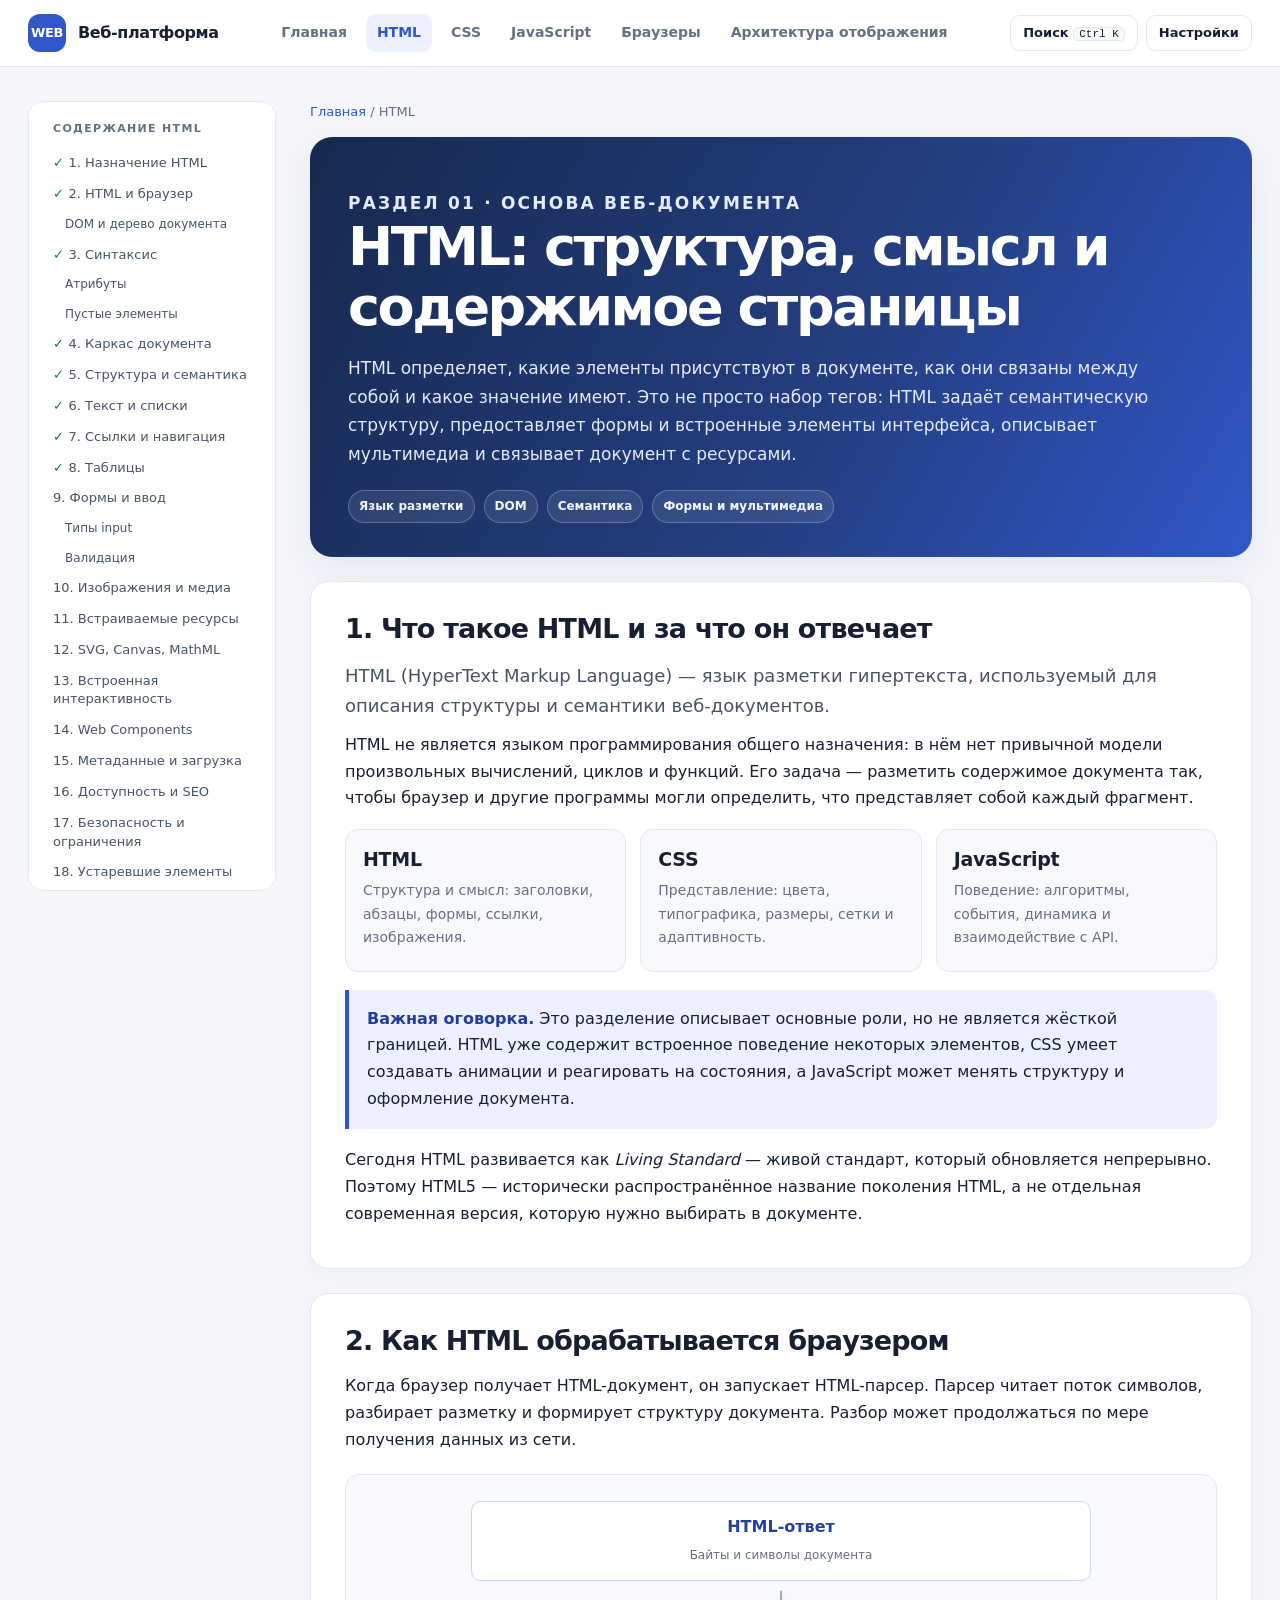
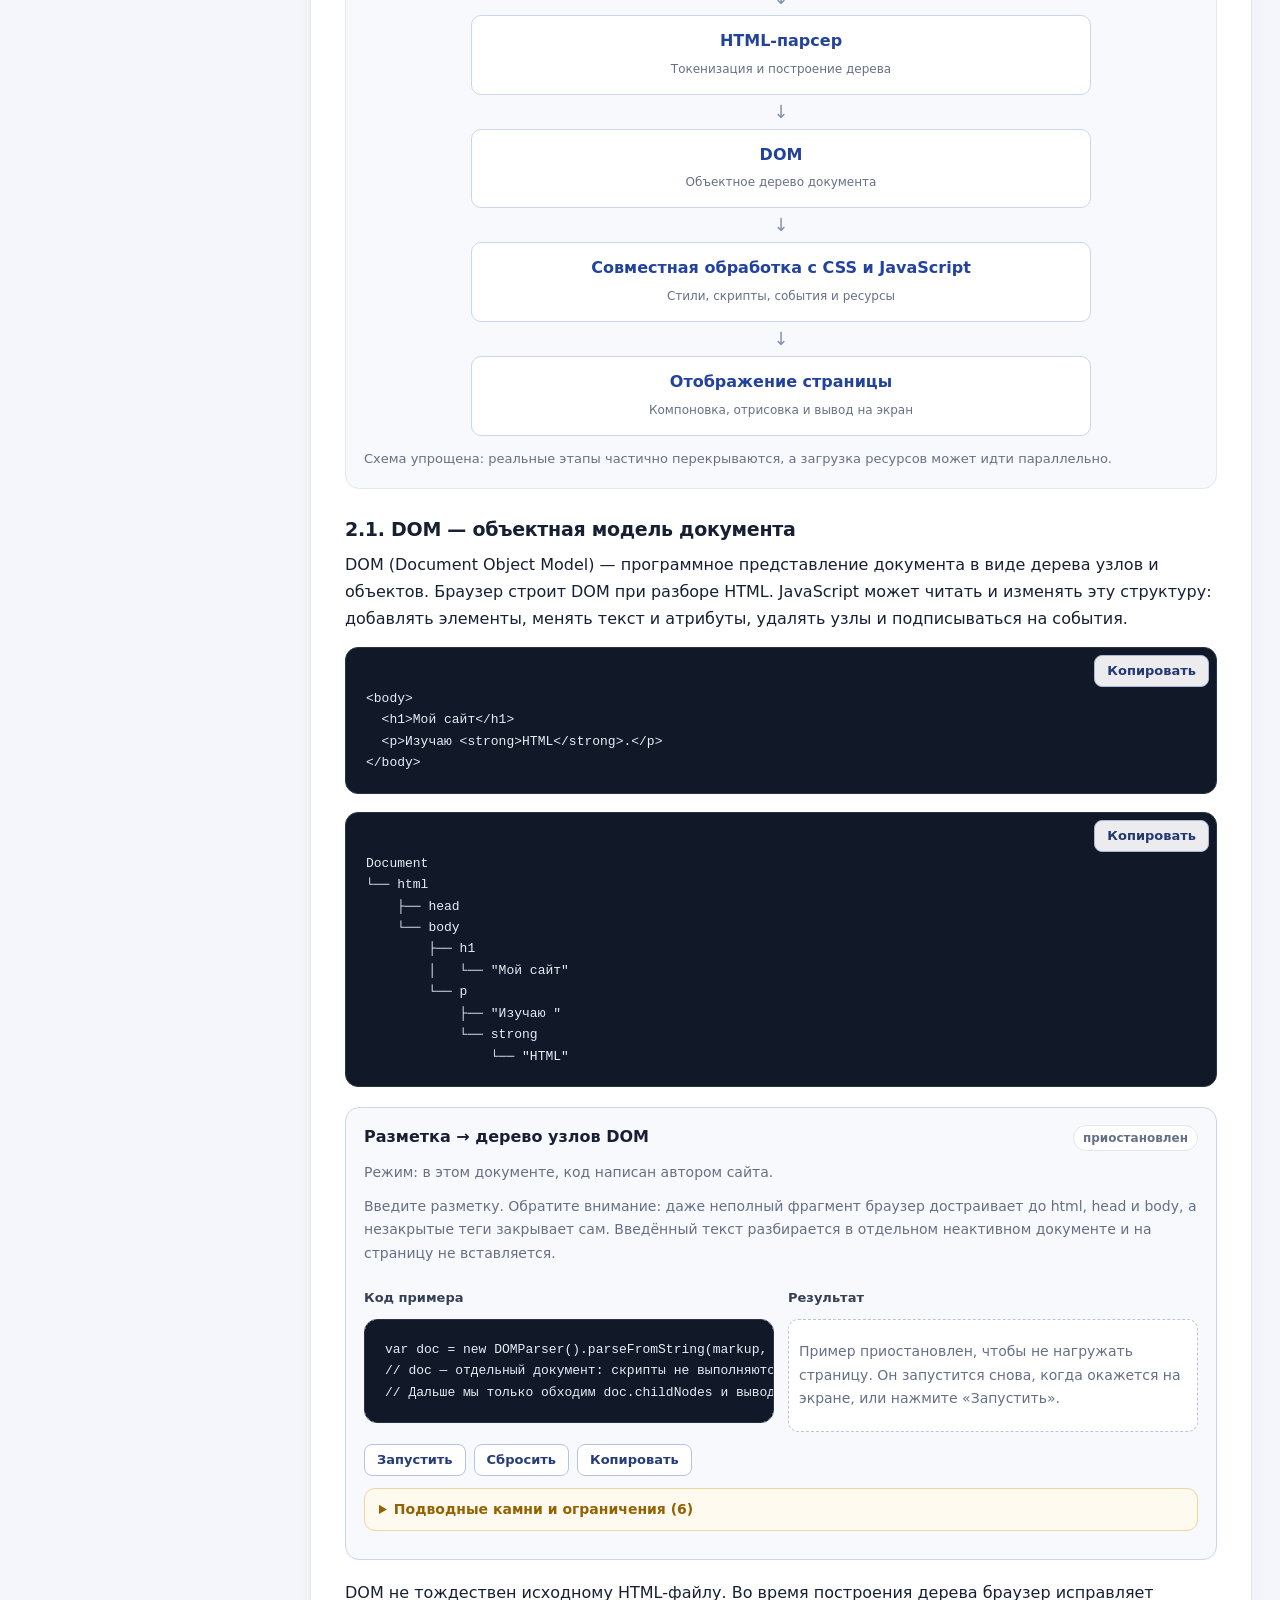
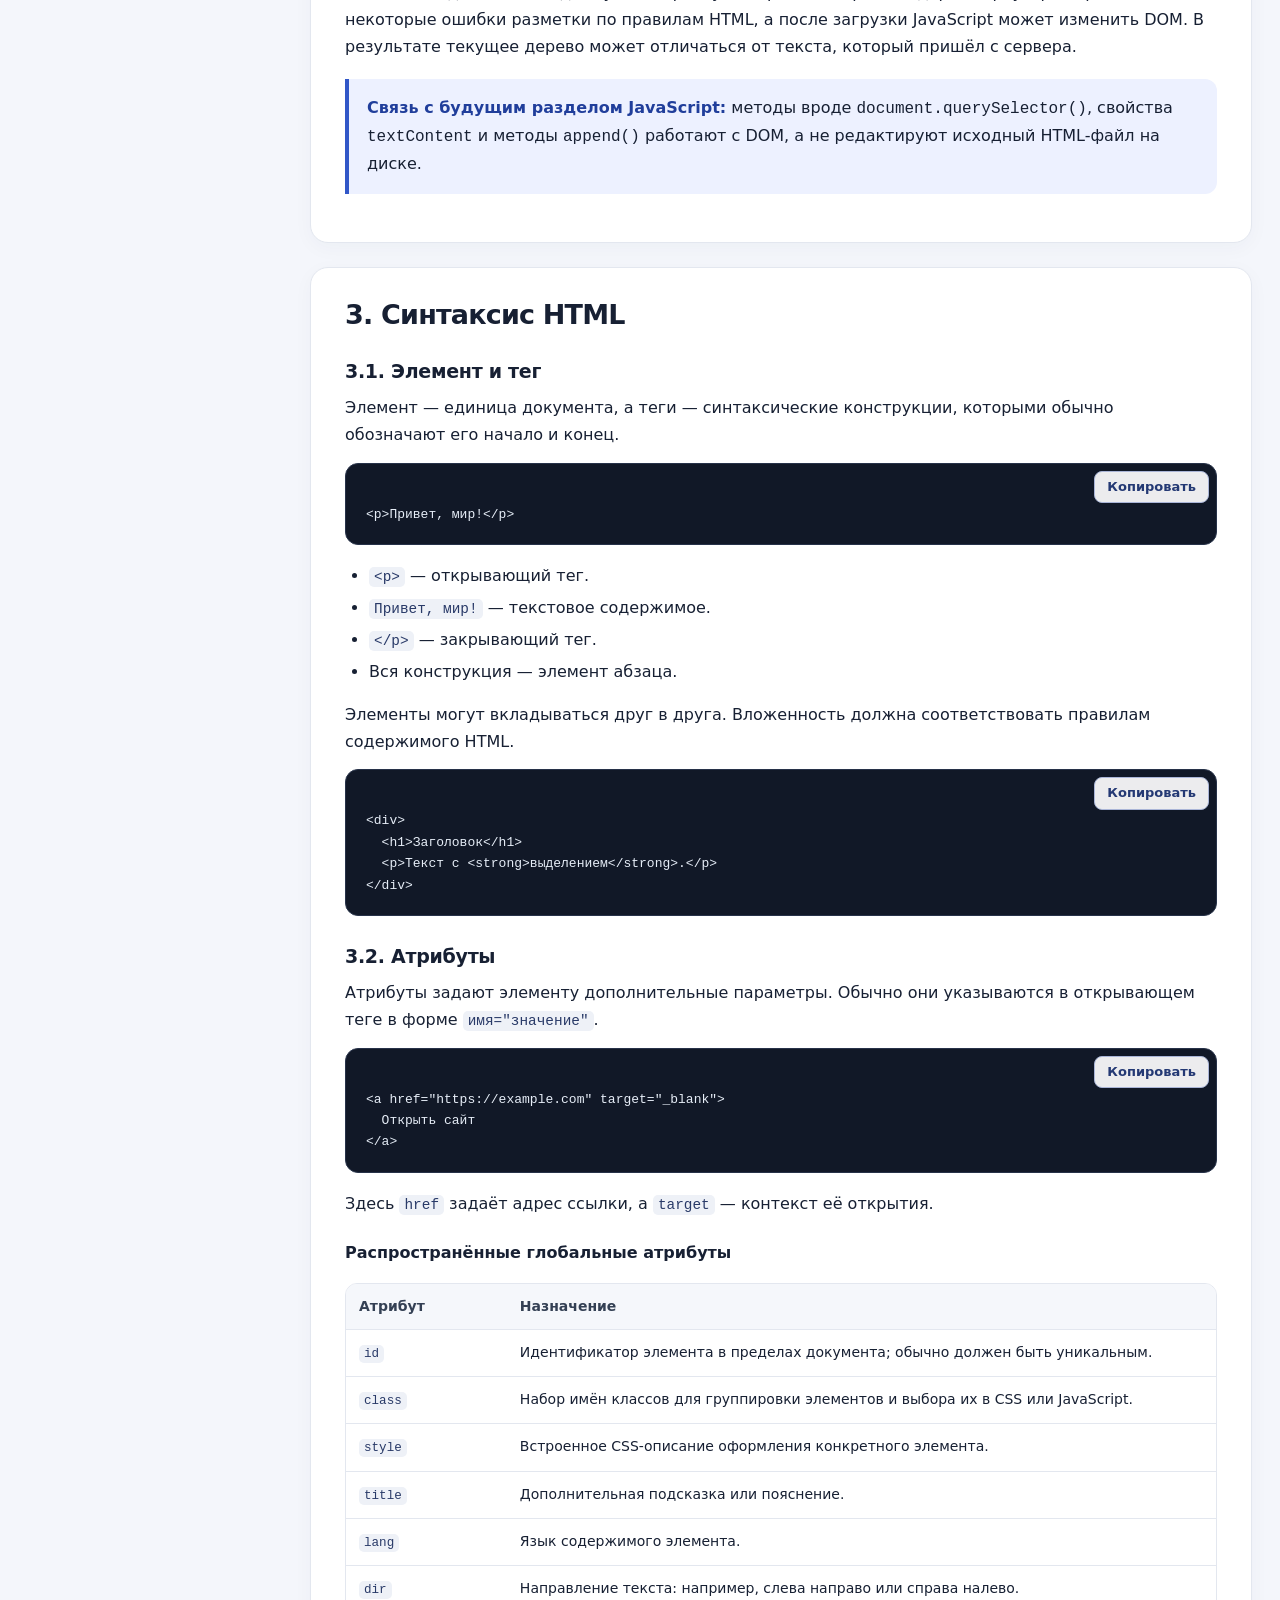
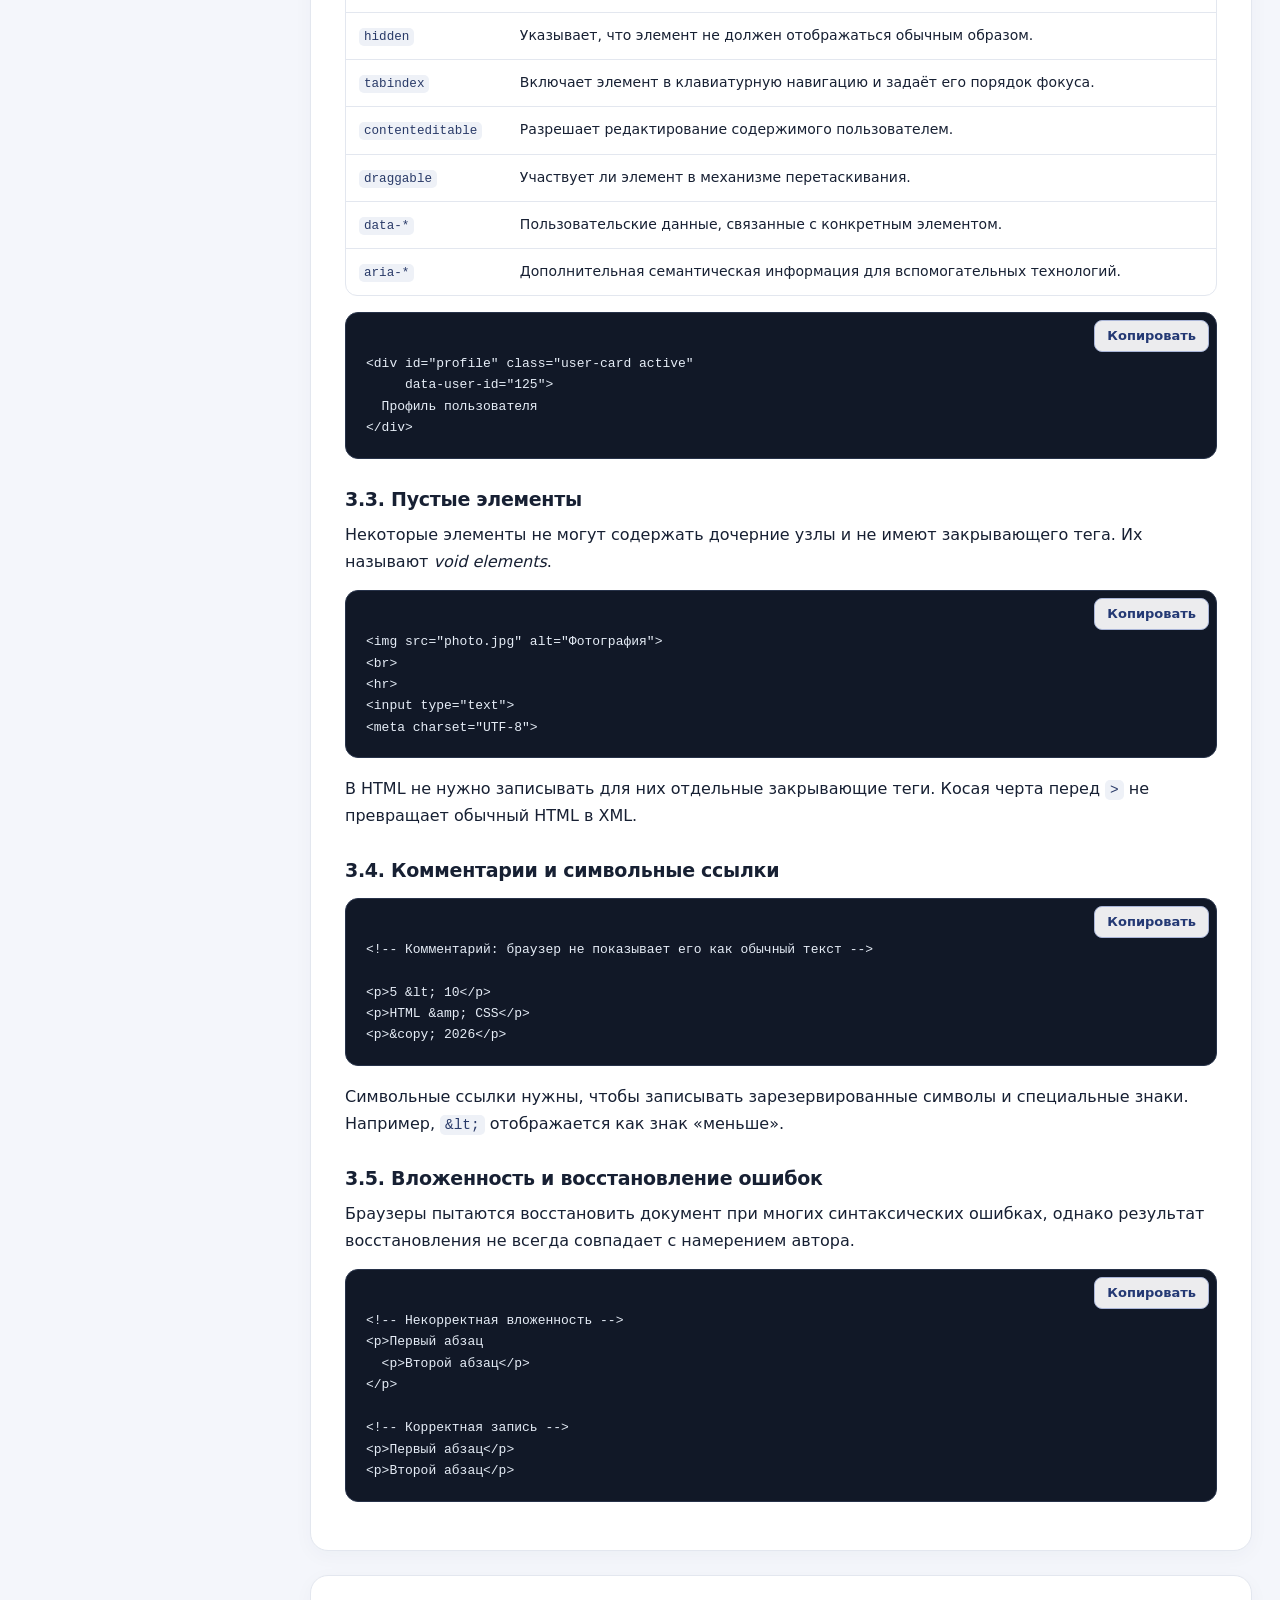
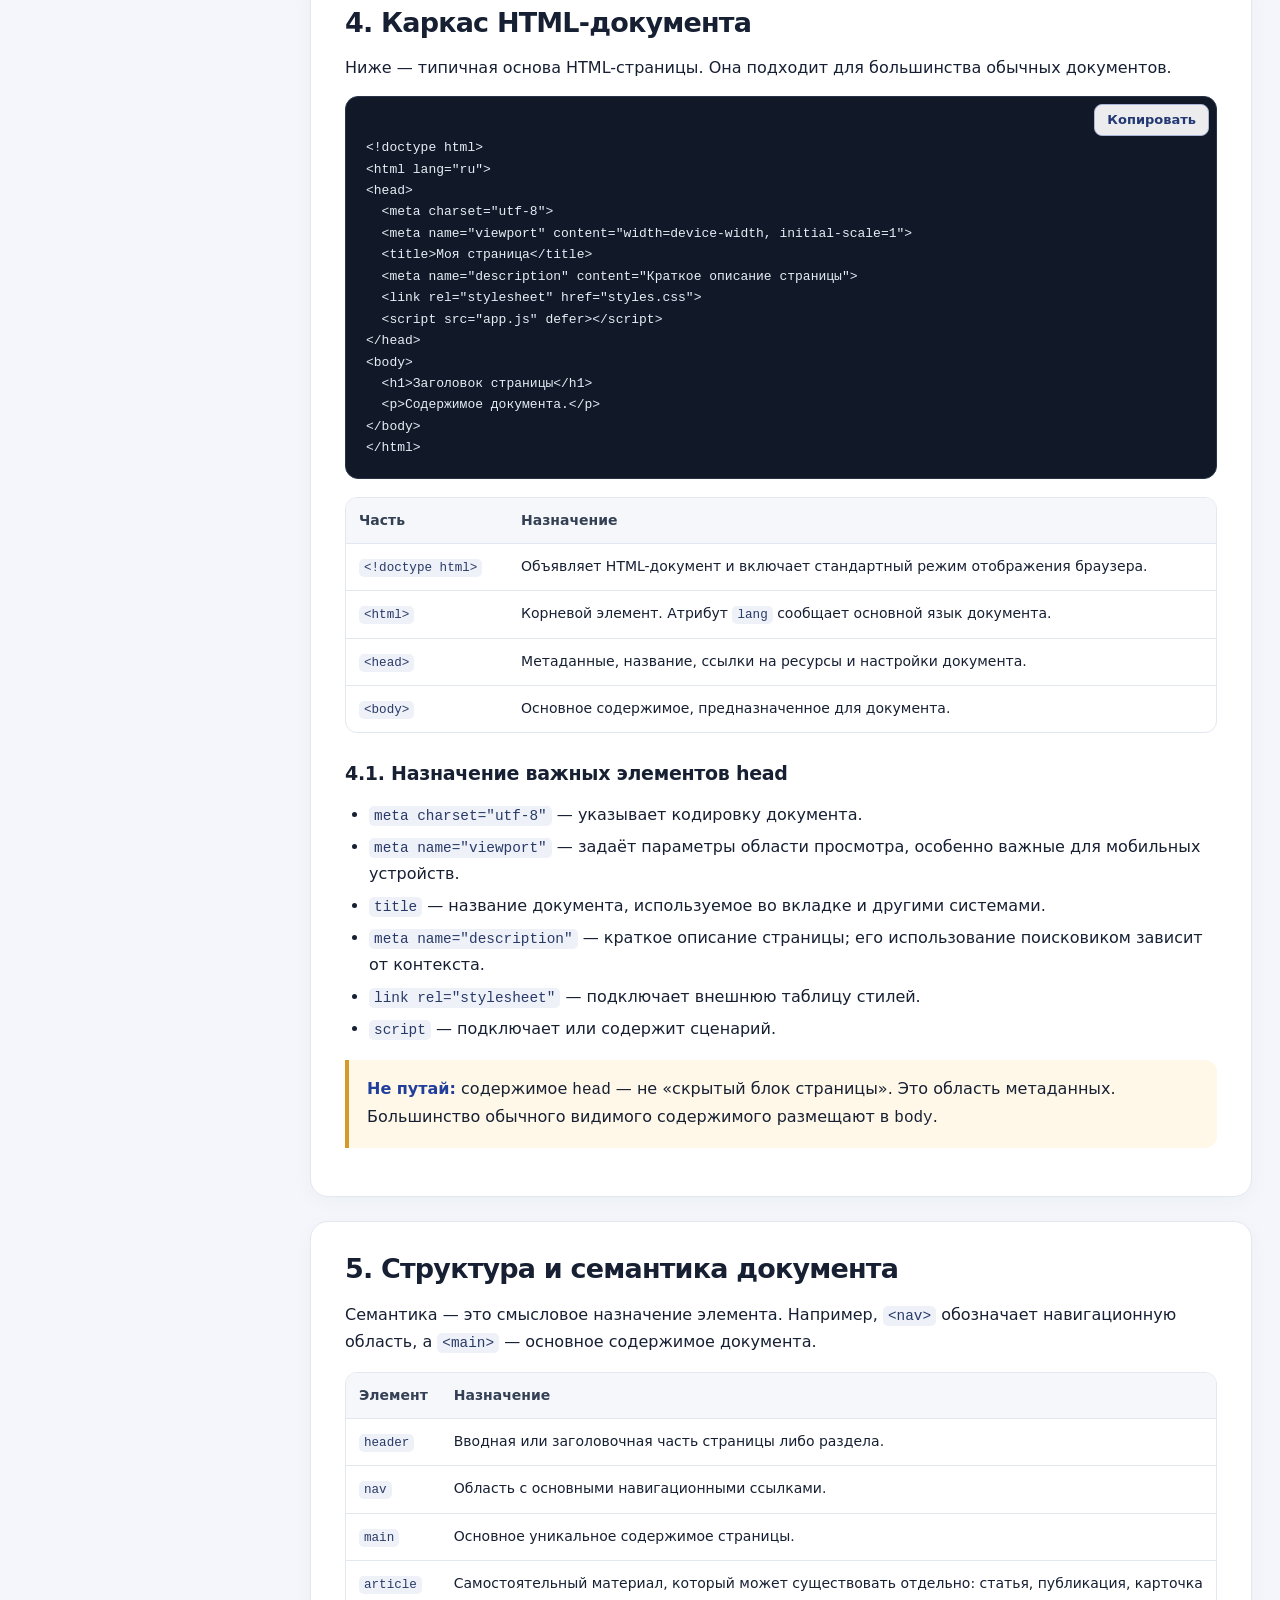
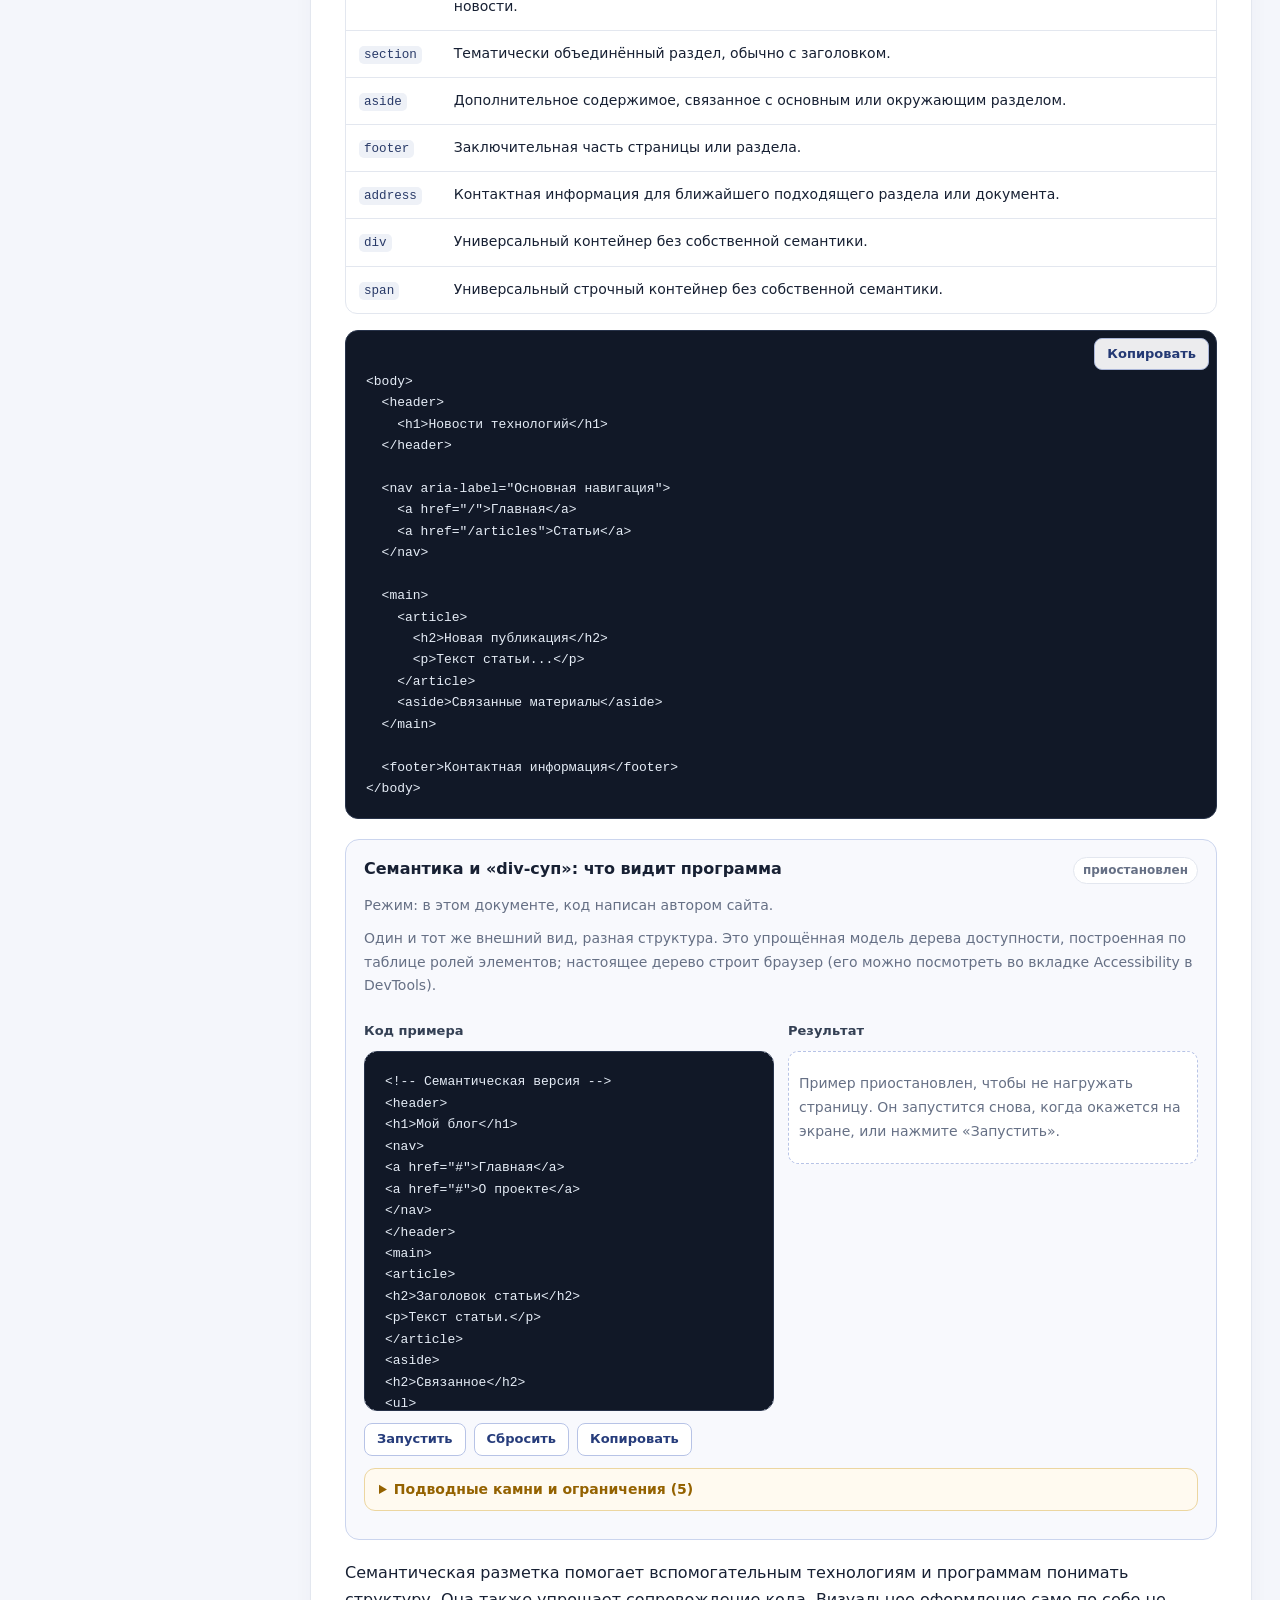
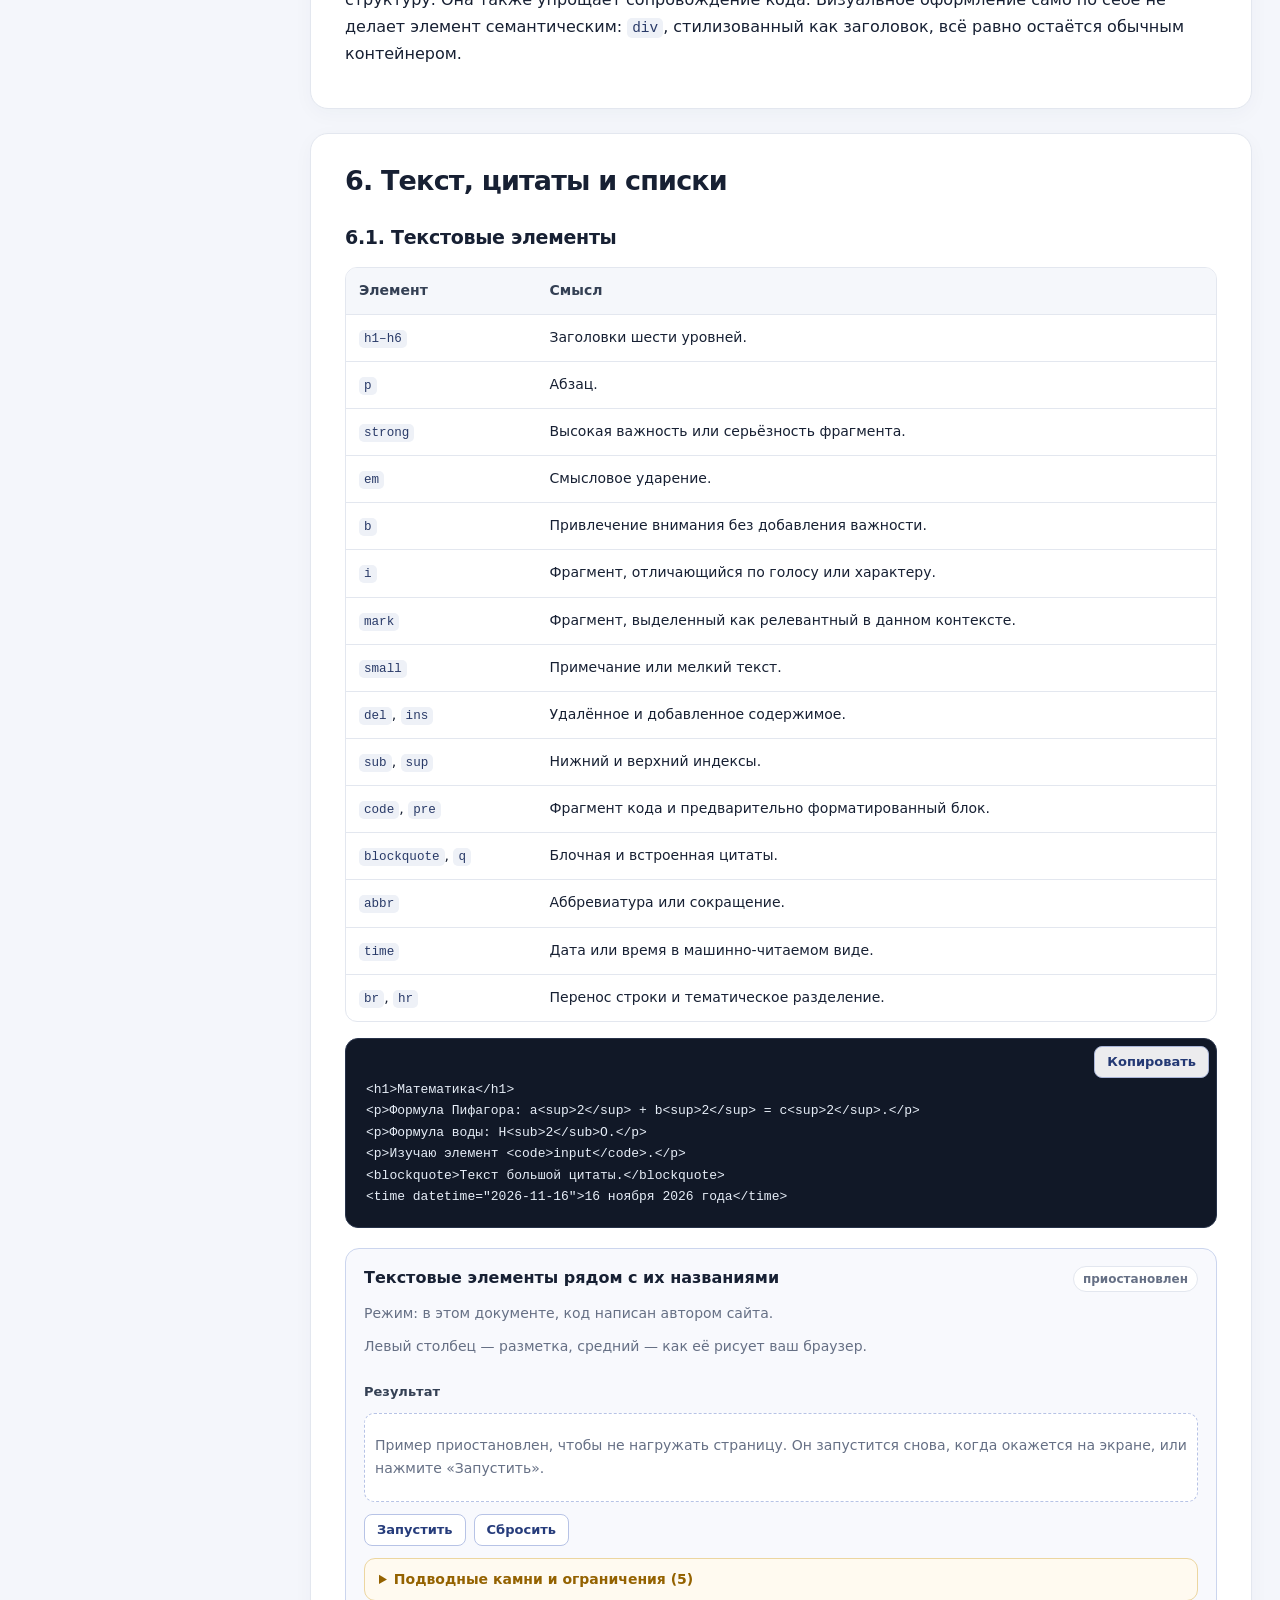
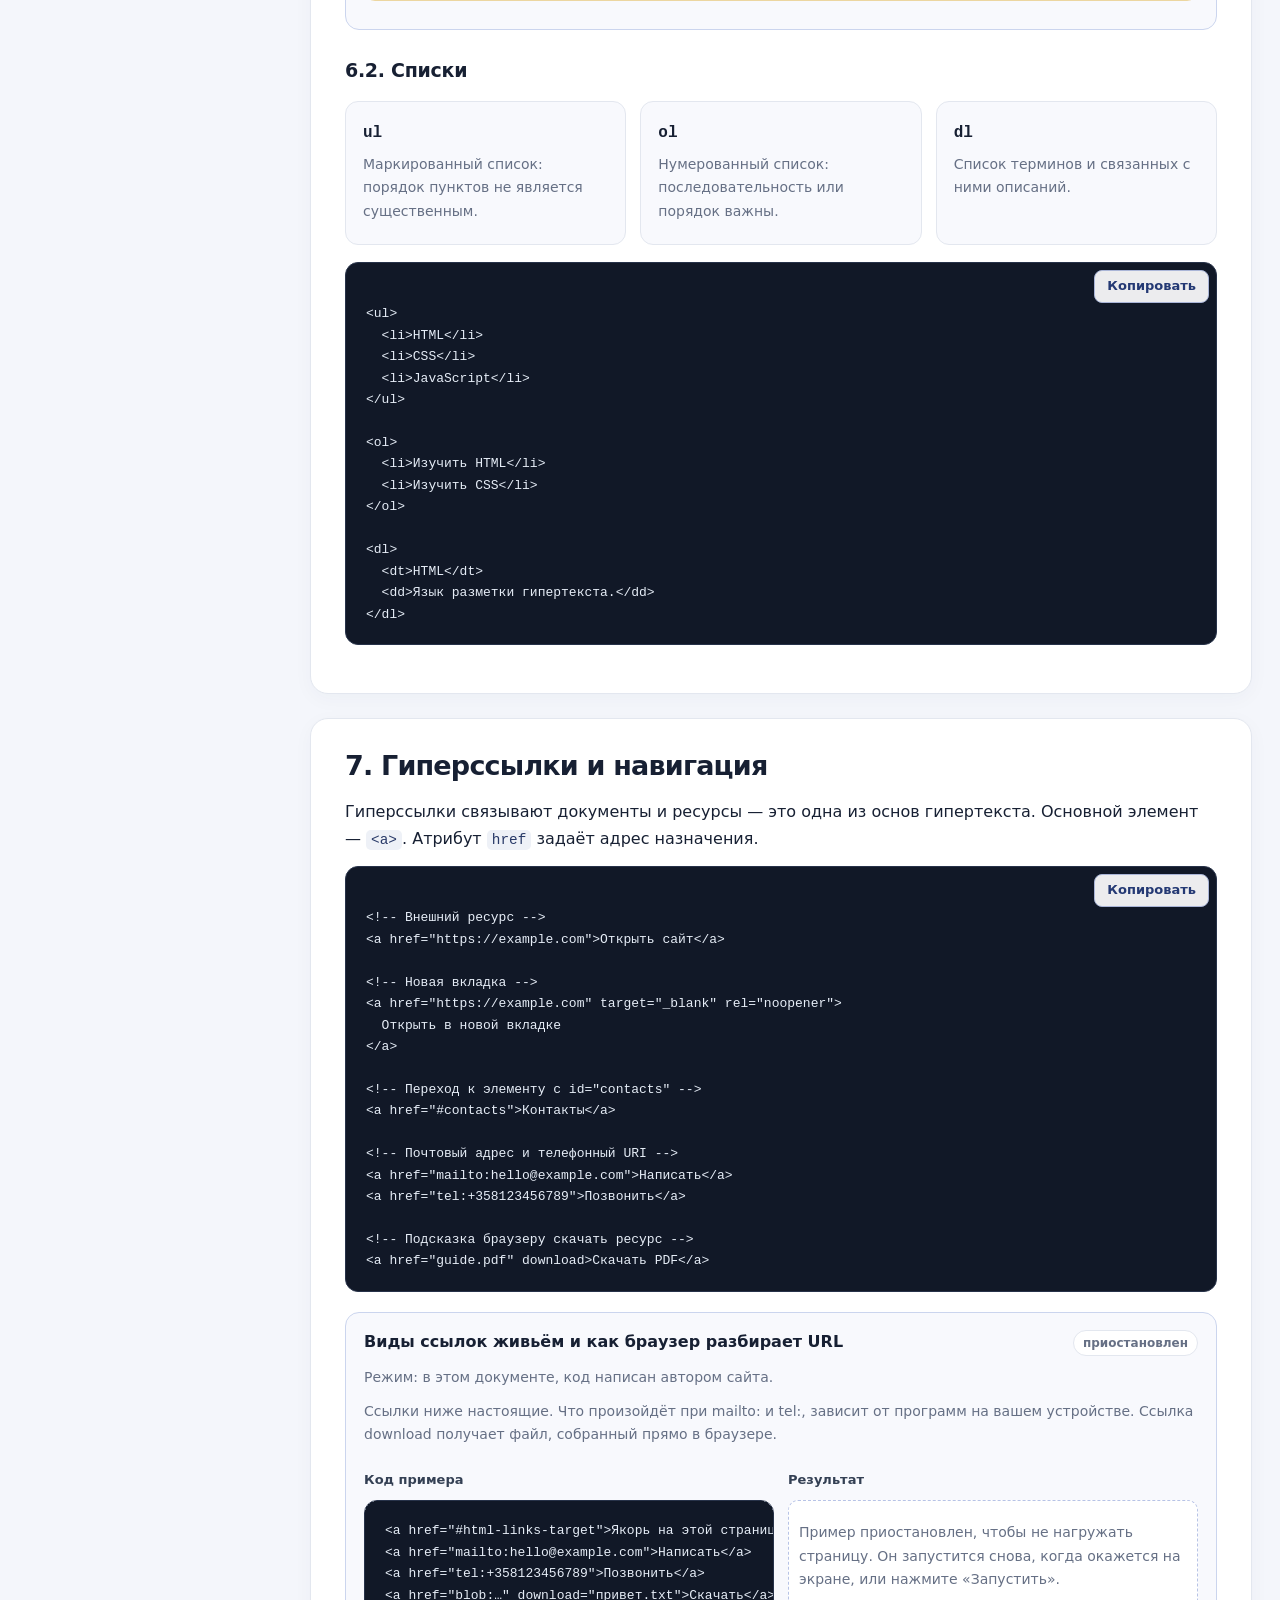
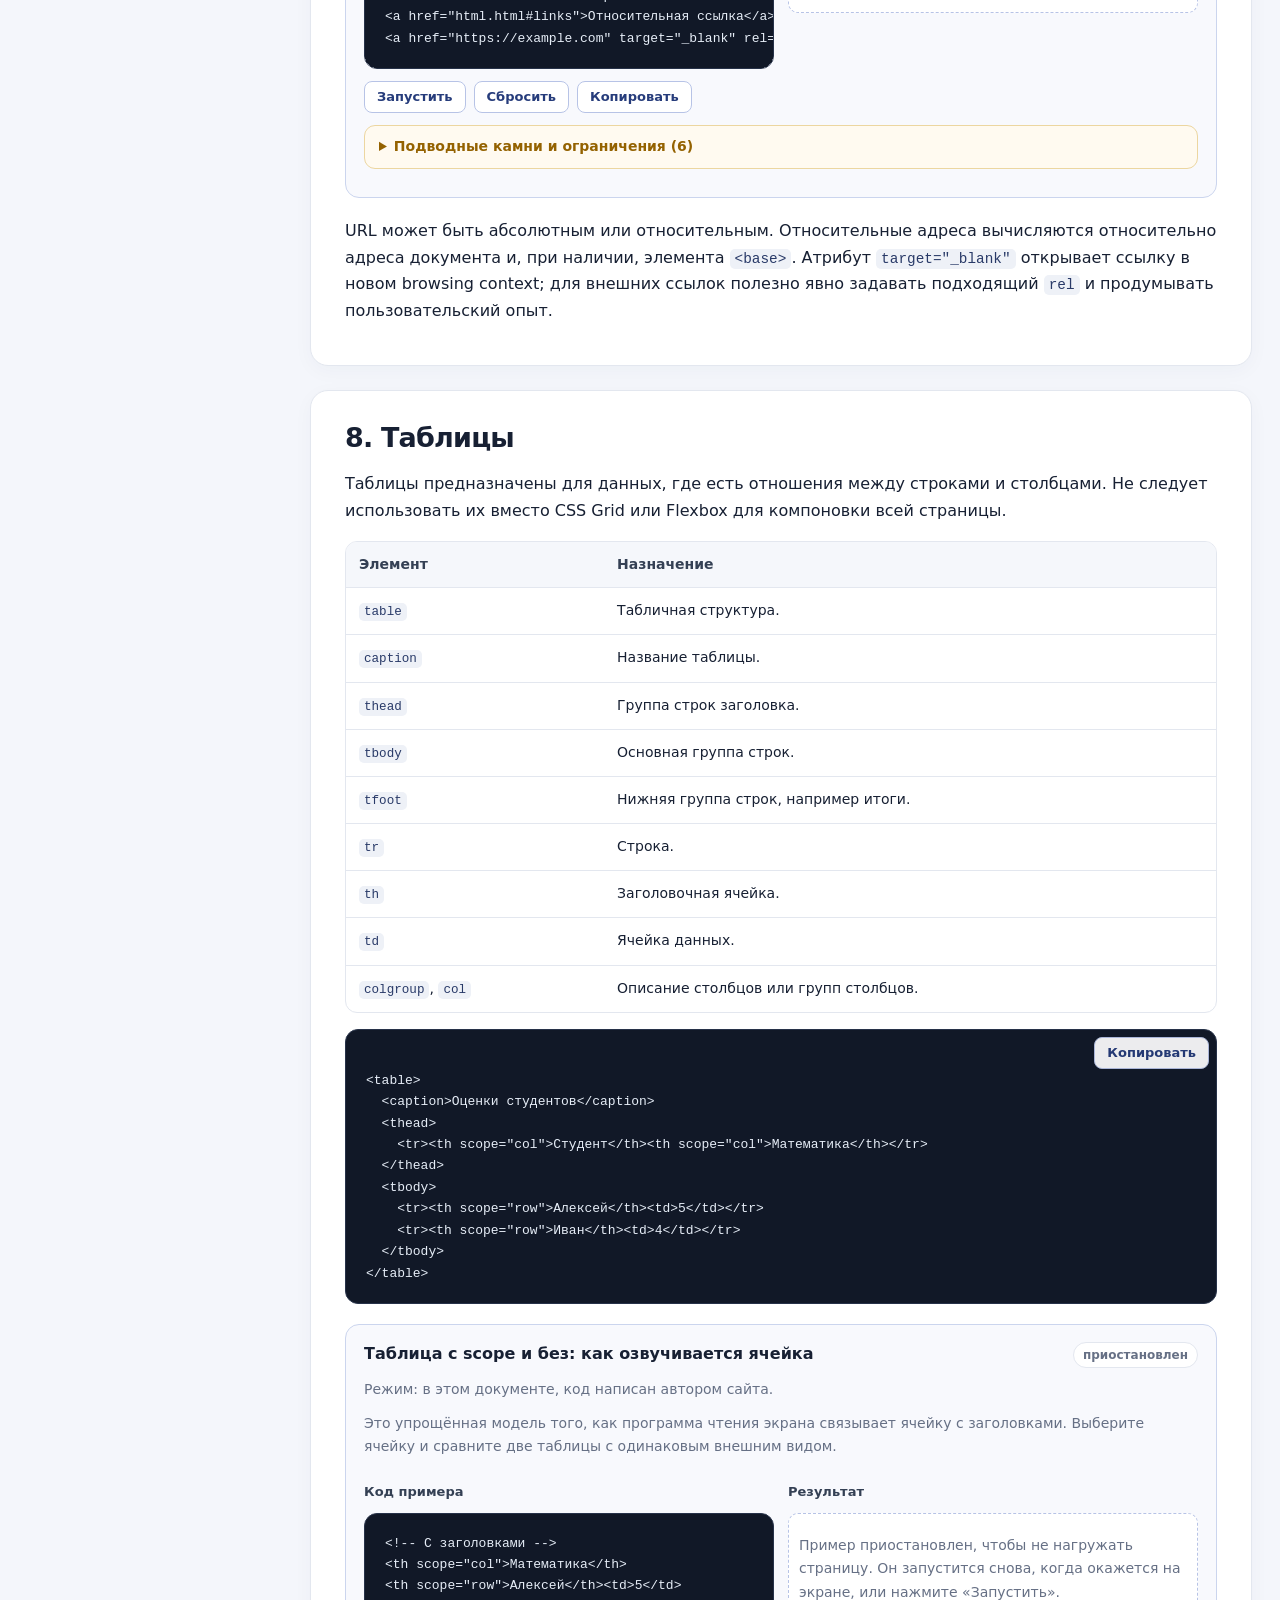
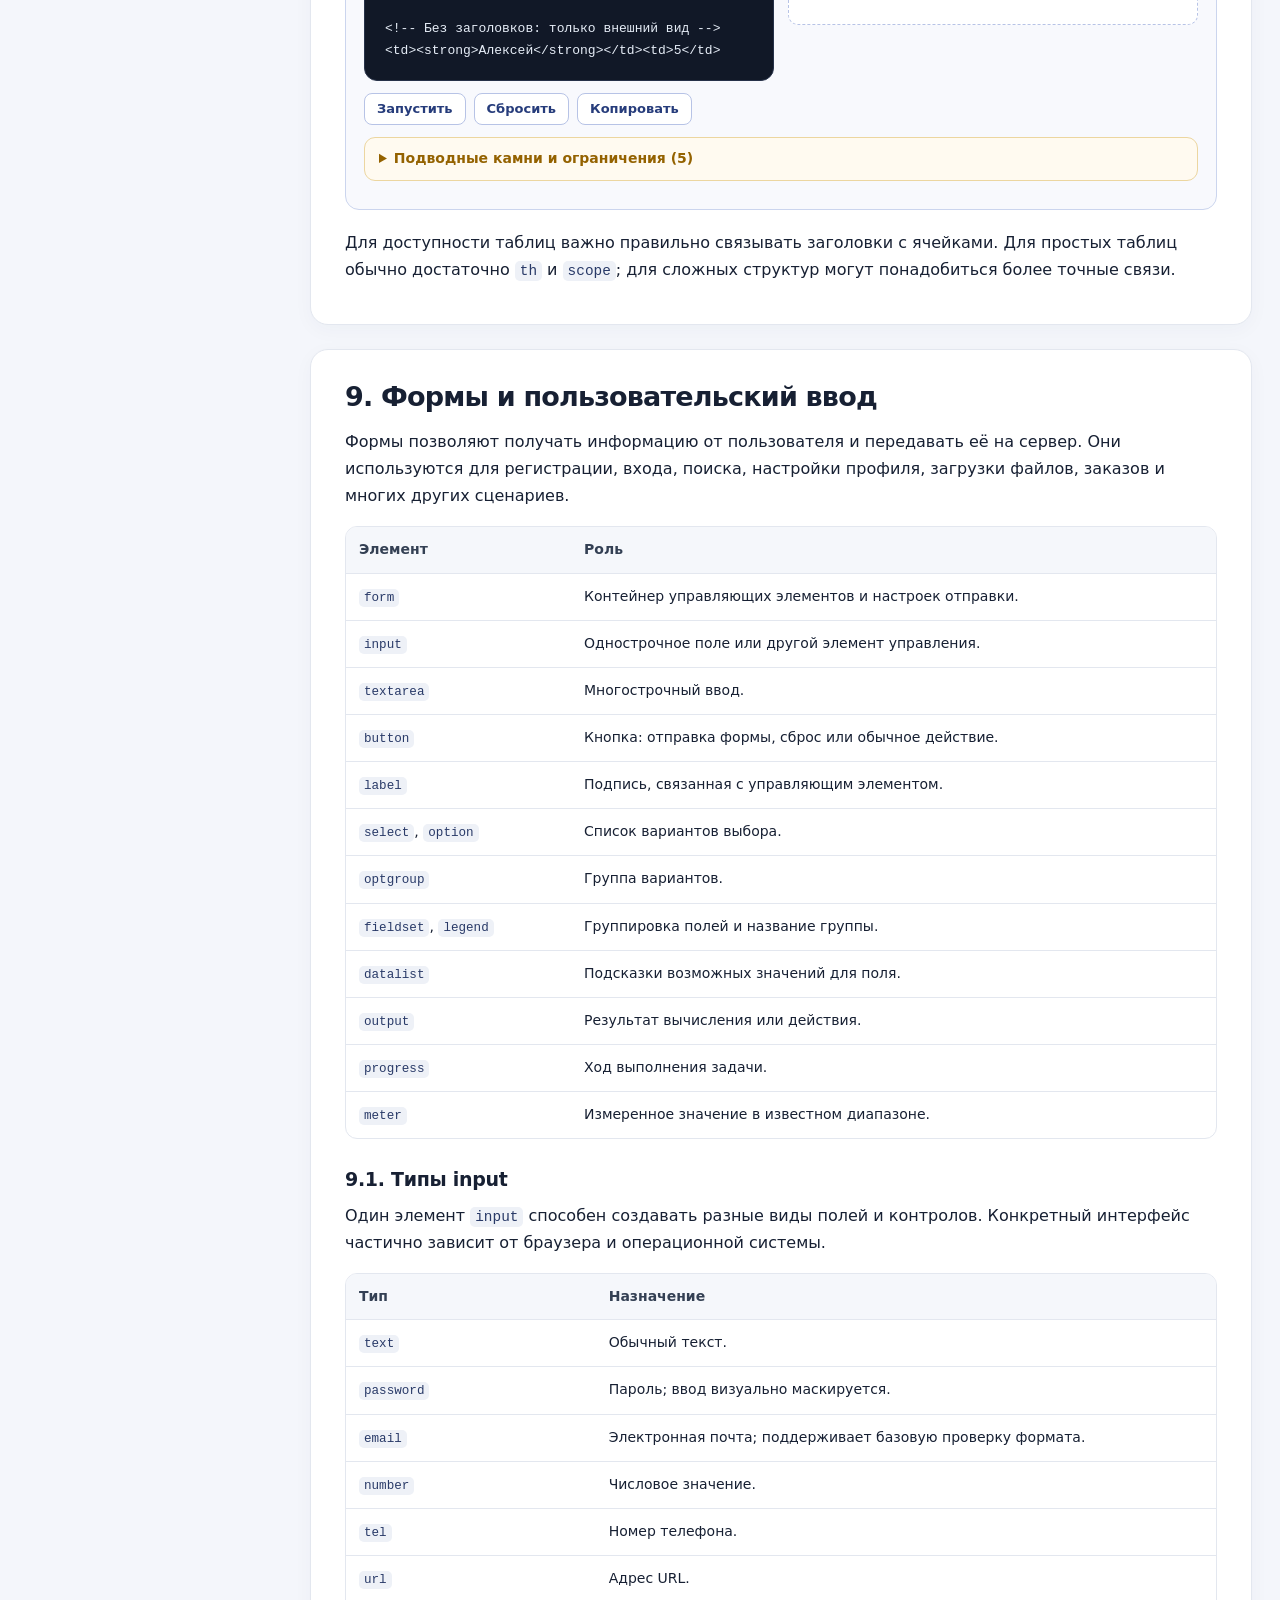
<file: html.html>
<!doctype html>
<html lang="ru">
<head>
  <meta charset="utf-8">
  <meta name="viewport" content="width=device-width, initial-scale=1">
  <meta name="description" content="Подробный справочник по HTML: синтаксис, структура, элементы, формы, мультимедиа и браузерные возможности.">
  <title>HTML — веб-платформа</title>
  <script src="assets/theme-init.js"></script>
  <link rel="stylesheet" href="assets/style.css">
  <link rel="stylesheet" href="assets/demo.css">
  <link rel="stylesheet" href="assets/site.css">
  <script src="assets/demo.js" defer></script>
  <script src="assets/demos-html.js" defer></script>
  <script src="assets/site-data.js" defer></script>
  <script src="assets/site.js" defer></script>
</head>
<body>
  <header class="topbar">
    <a class="brand" href="index.html"><span class="brand-mark">WEB</span><span>Веб-платформа</span></a>
    <nav class="topnav" aria-label="Основная навигация">
      <a href="index.html">Главная</a><a href="html.html" aria-current="page">HTML</a><a href="css.html">CSS</a><a href="javascript.html">JavaScript</a><a href="browsers.html">Браузеры</a><a href="chapters/browser-pipeline.html">Архитектура отображения</a>
    </nav>
    <div class="site-tools" aria-label="Инструменты сайта">
      <button type="button" data-site-search-trigger disabled>Поиск <kbd>Ctrl K</kbd></button>
      <button type="button" data-site-settings-trigger disabled>Настройки</button>
      <noscript><span>Для поиска и настроек необходимо включить JavaScript.</span></noscript>
    </div>
  </header>

  <div class="page-grid">
    <aside class="sidebar" aria-label="Содержание страницы">
      <p class="sidebar-label">Содержание HTML</p>
      <a href="#role">1. Назначение HTML</a>
      <a href="#browser">2. HTML и браузер</a>
      <a class="sub" href="#dom">DOM и дерево документа</a>
      <a href="#syntax">3. Синтаксис</a>
      <a class="sub" href="#attributes">Атрибуты</a>
      <a class="sub" href="#void">Пустые элементы</a>
      <a href="#document">4. Каркас документа</a>
      <a href="#semantics">5. Структура и семантика</a>
      <a href="#text">6. Текст и списки</a>
      <a href="#links">7. Ссылки и навигация</a>
      <a href="#tables">8. Таблицы</a>
      <a href="#forms">9. Формы и ввод</a>
      <a class="sub" href="#input-types">Типы input</a>
      <a class="sub" href="#validation">Валидация</a>
      <a href="#media">10. Изображения и медиа</a>
      <a href="#embedded">11. Встраиваемые ресурсы</a>
      <a href="#graphics">12. SVG, Canvas, MathML</a>
      <a href="#interaction">13. Встроенная интерактивность</a>
      <a href="#components">14. Web Components</a>
      <a href="#metadata">15. Метаданные и загрузка</a>
      <a href="#a11y">16. Доступность и SEO</a>
      <a href="#security">17. Безопасность и ограничения</a>
      <a href="#obsolete">18. Устаревшие элементы</a>
      <a href="#summary">19. Карта возможностей</a>
      <a href="#practice">20. Практика и источники</a>
    </aside>

    <main class="article">
      <p class="breadcrumb"><a href="index.html">Главная</a> / HTML</p>
      <section class="hero">
        <p class="eyebrow">Раздел 01 · Основа веб-документа</p>
        <h1>HTML: структура, смысл и содержимое страницы</h1>
        <p>HTML определяет, какие элементы присутствуют в документе, как они связаны между собой и какое значение имеют. Это не просто набор тегов: HTML задаёт семантическую структуру, предоставляет формы и встроенные элементы интерфейса, описывает мультимедиа и связывает документ с ресурсами.</p>
        <div class="hero-meta"><span class="pill">Язык разметки</span><span class="pill">DOM</span><span class="pill">Семантика</span><span class="pill">Формы и мультимедиа</span></div>
      </section>

      <section class="content-section" id="role">
        <h2>1. Что такое HTML и за что он отвечает</h2>
        <p class="lead">HTML (HyperText Markup Language) — язык разметки гипертекста, используемый для описания структуры и семантики веб-документов.</p>
        <p>HTML не является языком программирования общего назначения: в нём нет привычной модели произвольных вычислений, циклов и функций. Его задача — разметить содержимое документа так, чтобы браузер и другие программы могли определить, что представляет собой каждый фрагмент.</p>
        <div class="grid-3">
          <div class="mini-card"><h3>HTML</h3><p>Структура и смысл: заголовки, абзацы, формы, ссылки, изображения.</p></div>
          <div class="mini-card"><h3>CSS</h3><p>Представление: цвета, типографика, размеры, сетки и адаптивность.</p></div>
          <div class="mini-card"><h3>JavaScript</h3><p>Поведение: алгоритмы, события, динамика и взаимодействие с API.</p></div>
        </div>
        <div class="callout"><strong>Важная оговорка.</strong> Это разделение описывает основные роли, но не является жёсткой границей. HTML уже содержит встроенное поведение некоторых элементов, CSS умеет создавать анимации и реагировать на состояния, а JavaScript может менять структуру и оформление документа.</div>
        <p>Сегодня HTML развивается как <em>Living Standard</em> — живой стандарт, который обновляется непрерывно. Поэтому HTML5 — исторически распространённое название поколения HTML, а не отдельная современная версия, которую нужно выбирать в документе.</p>
      </section>

      <section class="content-section" id="browser">
        <h2>2. Как HTML обрабатывается браузером</h2>
        <p>Когда браузер получает HTML-документ, он запускает HTML-парсер. Парсер читает поток символов, разбирает разметку и формирует структуру документа. Разбор может продолжаться по мере получения данных из сети.</p>
        <figure>
          <div class="diagram" role="group" aria-label="Упрощённая схема обработки HTML">
            <div class="diagram-box"><strong>HTML-ответ</strong><span>Байты и символы документа</span></div>
            <div class="diagram-arrow">↓</div>
            <div class="diagram-box"><strong>HTML-парсер</strong><span>Токенизация и построение дерева</span></div>
            <div class="diagram-arrow">↓</div>
            <div class="diagram-box"><strong>DOM</strong><span>Объектное дерево документа</span></div>
            <div class="diagram-arrow">↓</div>
            <div class="diagram-box"><strong>Совместная обработка с CSS и JavaScript</strong><span>Стили, скрипты, события и ресурсы</span></div>
            <div class="diagram-arrow">↓</div>
            <div class="diagram-box"><strong>Отображение страницы</strong><span>Компоновка, отрисовка и вывод на экран</span></div>
          </div>
          <figcaption>Схема упрощена: реальные этапы частично перекрываются, а загрузка ресурсов может идти параллельно.</figcaption>
        </figure>
        <h3 id="dom">2.1. DOM — объектная модель документа</h3>
        <p>DOM (Document Object Model) — программное представление документа в виде дерева узлов и объектов. Браузер строит DOM при разборе HTML. JavaScript может читать и изменять эту структуру: добавлять элементы, менять текст и атрибуты, удалять узлы и подписываться на события.</p>
        <pre><code>&lt;body&gt;
  &lt;h1&gt;Мой сайт&lt;/h1&gt;
  &lt;p&gt;Изучаю &lt;strong&gt;HTML&lt;/strong&gt;.&lt;/p&gt;
&lt;/body&gt;</code></pre>
        <pre><code>Document
└── html
    ├── head
    └── body
        ├── h1
        │   └── "Мой сайт"
        └── p
            ├── "Изучаю "
            └── strong
                └── "HTML"</code></pre>
        <div data-demo="html-dom"><p>Для живого примера нужен включённый JavaScript. Код и пояснения к нему показаны в блоках выше и ниже.</p></div>
        <p>DOM не тождествен исходному HTML-файлу. Во время построения дерева браузер исправляет некоторые ошибки разметки по правилам HTML, а после загрузки JavaScript может изменить DOM. В результате текущее дерево может отличаться от текста, который пришёл с сервера.</p>
        <div class="callout"><strong>Связь с будущим разделом JavaScript:</strong> методы вроде <code>document.querySelector()</code>, свойства <code>textContent</code> и методы <code>append()</code> работают с DOM, а не редактируют исходный HTML-файл на диске.</div>
      </section>

      <section class="content-section" id="syntax">
        <h2>3. Синтаксис HTML</h2>
        <h3>3.1. Элемент и тег</h3>
        <p>Элемент — единица документа, а теги — синтаксические конструкции, которыми обычно обозначают его начало и конец.</p>
        <pre><code>&lt;p&gt;Привет, мир!&lt;/p&gt;</code></pre>
        <ul><li><code>&lt;p&gt;</code> — открывающий тег.</li><li><code>Привет, мир!</code> — текстовое содержимое.</li><li><code>&lt;/p&gt;</code> — закрывающий тег.</li><li>Вся конструкция — элемент абзаца.</li></ul>
        <p>Элементы могут вкладываться друг в друга. Вложенность должна соответствовать правилам содержимого HTML.</p>
        <pre><code>&lt;div&gt;
  &lt;h1&gt;Заголовок&lt;/h1&gt;
  &lt;p&gt;Текст с &lt;strong&gt;выделением&lt;/strong&gt;.&lt;/p&gt;
&lt;/div&gt;</code></pre>
        <h3 id="attributes">3.2. Атрибуты</h3>
        <p>Атрибуты задают элементу дополнительные параметры. Обычно они указываются в открывающем теге в форме <code>имя="значение"</code>.</p>
        <pre><code>&lt;a href="https://example.com" target="_blank"&gt;
  Открыть сайт
&lt;/a&gt;</code></pre>
        <p>Здесь <code>href</code> задаёт адрес ссылки, а <code>target</code> — контекст её открытия.</p>
        <h4>Распространённые глобальные атрибуты</h4>
        <div class="table-wrap"><table><thead><tr><th>Атрибут</th><th>Назначение</th></tr></thead><tbody>
          <tr><td><code>id</code></td><td>Идентификатор элемента в пределах документа; обычно должен быть уникальным.</td></tr>
          <tr><td><code>class</code></td><td>Набор имён классов для группировки элементов и выбора их в CSS или JavaScript.</td></tr>
          <tr><td><code>style</code></td><td>Встроенное CSS-описание оформления конкретного элемента.</td></tr>
          <tr><td><code>title</code></td><td>Дополнительная подсказка или пояснение.</td></tr>
          <tr><td><code>lang</code></td><td>Язык содержимого элемента.</td></tr>
          <tr><td><code>dir</code></td><td>Направление текста: например, слева направо или справа налево.</td></tr>
          <tr><td><code>hidden</code></td><td>Указывает, что элемент не должен отображаться обычным образом.</td></tr>
          <tr><td><code>tabindex</code></td><td>Включает элемент в клавиатурную навигацию и задаёт его порядок фокуса.</td></tr>
          <tr><td><code>contenteditable</code></td><td>Разрешает редактирование содержимого пользователем.</td></tr>
          <tr><td><code>draggable</code></td><td>Участвует ли элемент в механизме перетаскивания.</td></tr>
          <tr><td><code>data-*</code></td><td>Пользовательские данные, связанные с конкретным элементом.</td></tr>
          <tr><td><code>aria-*</code></td><td>Дополнительная семантическая информация для вспомогательных технологий.</td></tr>
        </tbody></table></div>
        <pre><code>&lt;div id="profile" class="user-card active"
     data-user-id="125"&gt;
  Профиль пользователя
&lt;/div&gt;</code></pre>
        <h3 id="void">3.3. Пустые элементы</h3>
        <p>Некоторые элементы не могут содержать дочерние узлы и не имеют закрывающего тега. Их называют <em>void elements</em>.</p>
        <pre><code>&lt;img src="photo.jpg" alt="Фотография"&gt;
&lt;br&gt;
&lt;hr&gt;
&lt;input type="text"&gt;
&lt;meta charset="UTF-8"&gt;</code></pre>
        <p>В HTML не нужно записывать для них отдельные закрывающие теги. Косая черта перед <code>&gt;</code> не превращает обычный HTML в XML.</p>
        <h3>3.4. Комментарии и символьные ссылки</h3>
        <pre><code>&lt;!-- Комментарий: браузер не показывает его как обычный текст --&gt;

&lt;p&gt;5 &amp;lt; 10&lt;/p&gt;
&lt;p&gt;HTML &amp;amp; CSS&lt;/p&gt;
&lt;p&gt;&amp;copy; 2026&lt;/p&gt;</code></pre>
        <p>Символьные ссылки нужны, чтобы записывать зарезервированные символы и специальные знаки. Например, <code>&amp;lt;</code> отображается как знак «меньше».</p>
        <h3>3.5. Вложенность и восстановление ошибок</h3>
        <p>Браузеры пытаются восстановить документ при многих синтаксических ошибках, однако результат восстановления не всегда совпадает с намерением автора.</p>
        <pre><code>&lt;!-- Некорректная вложенность --&gt;
&lt;p&gt;Первый абзац
  &lt;p&gt;Второй абзац&lt;/p&gt;
&lt;/p&gt;

&lt;!-- Корректная запись --&gt;
&lt;p&gt;Первый абзац&lt;/p&gt;
&lt;p&gt;Второй абзац&lt;/p&gt;</code></pre>
      </section>

      <section class="content-section" id="document">
        <h2>4. Каркас HTML-документа</h2>
        <p>Ниже — типичная основа HTML-страницы. Она подходит для большинства обычных документов.</p>
        <pre><code>&lt;!doctype html&gt;
&lt;html lang="ru"&gt;
&lt;head&gt;
  &lt;meta charset="utf-8"&gt;
  &lt;meta name="viewport" content="width=device-width, initial-scale=1"&gt;
  &lt;title&gt;Моя страница&lt;/title&gt;
  &lt;meta name="description" content="Краткое описание страницы"&gt;
  &lt;link rel="stylesheet" href="styles.css"&gt;
  &lt;script src="app.js" defer&gt;&lt;/script&gt;
&lt;/head&gt;
&lt;body&gt;
  &lt;h1&gt;Заголовок страницы&lt;/h1&gt;
  &lt;p&gt;Содержимое документа.&lt;/p&gt;
&lt;/body&gt;
&lt;/html&gt;</code></pre>
        <div class="table-wrap"><table><thead><tr><th>Часть</th><th>Назначение</th></tr></thead><tbody>
          <tr><td><code>&lt;!doctype html&gt;</code></td><td>Объявляет HTML-документ и включает стандартный режим отображения браузера.</td></tr>
          <tr><td><code>&lt;html&gt;</code></td><td>Корневой элемент. Атрибут <code>lang</code> сообщает основной язык документа.</td></tr>
          <tr><td><code>&lt;head&gt;</code></td><td>Метаданные, название, ссылки на ресурсы и настройки документа.</td></tr>
          <tr><td><code>&lt;body&gt;</code></td><td>Основное содержимое, предназначенное для документа.</td></tr>
        </tbody></table></div>
        <h3>4.1. Назначение важных элементов head</h3>
        <ul>
          <li><code>meta charset="utf-8"</code> — указывает кодировку документа.</li>
          <li><code>meta name="viewport"</code> — задаёт параметры области просмотра, особенно важные для мобильных устройств.</li>
          <li><code>title</code> — название документа, используемое во вкладке и другими системами.</li>
          <li><code>meta name="description"</code> — краткое описание страницы; его использование поисковиком зависит от контекста.</li>
          <li><code>link rel="stylesheet"</code> — подключает внешнюю таблицу стилей.</li>
          <li><code>script</code> — подключает или содержит сценарий.</li>
        </ul>
        <div class="callout warning"><strong>Не путай:</strong> содержимое <code>head</code> — не «скрытый блок страницы». Это область метаданных. Большинство обычного видимого содержимого размещают в <code>body</code>.</div>
      </section>

      <section class="content-section" id="semantics">
        <h2>5. Структура и семантика документа</h2>
        <p>Семантика — это смысловое назначение элемента. Например, <code>&lt;nav&gt;</code> обозначает навигационную область, а <code>&lt;main&gt;</code> — основное содержимое документа.</p>
        <div class="table-wrap"><table><thead><tr><th>Элемент</th><th>Назначение</th></tr></thead><tbody>
          <tr><td><code>header</code></td><td>Вводная или заголовочная часть страницы либо раздела.</td></tr>
          <tr><td><code>nav</code></td><td>Область с основными навигационными ссылками.</td></tr>
          <tr><td><code>main</code></td><td>Основное уникальное содержимое страницы.</td></tr>
          <tr><td><code>article</code></td><td>Самостоятельный материал, который может существовать отдельно: статья, публикация, карточка новости.</td></tr>
          <tr><td><code>section</code></td><td>Тематически объединённый раздел, обычно с заголовком.</td></tr>
          <tr><td><code>aside</code></td><td>Дополнительное содержимое, связанное с основным или окружающим разделом.</td></tr>
          <tr><td><code>footer</code></td><td>Заключительная часть страницы или раздела.</td></tr>
          <tr><td><code>address</code></td><td>Контактная информация для ближайшего подходящего раздела или документа.</td></tr>
          <tr><td><code>div</code></td><td>Универсальный контейнер без собственной семантики.</td></tr>
          <tr><td><code>span</code></td><td>Универсальный строчный контейнер без собственной семантики.</td></tr>
        </tbody></table></div>
        <pre><code>&lt;body&gt;
  &lt;header&gt;
    &lt;h1&gt;Новости технологий&lt;/h1&gt;
  &lt;/header&gt;

  &lt;nav aria-label="Основная навигация"&gt;
    &lt;a href="/"&gt;Главная&lt;/a&gt;
    &lt;a href="/articles"&gt;Статьи&lt;/a&gt;
  &lt;/nav&gt;

  &lt;main&gt;
    &lt;article&gt;
      &lt;h2&gt;Новая публикация&lt;/h2&gt;
      &lt;p&gt;Текст статьи...&lt;/p&gt;
    &lt;/article&gt;
    &lt;aside&gt;Связанные материалы&lt;/aside&gt;
  &lt;/main&gt;

  &lt;footer&gt;Контактная информация&lt;/footer&gt;
&lt;/body&gt;</code></pre>
        <div data-demo="html-semantics"><p>Для живого примера нужен включённый JavaScript. Код и пояснения к нему показаны в блоках выше и ниже.</p></div>
        <p>Семантическая разметка помогает вспомогательным технологиям и программам понимать структуру. Она также упрощает сопровождение кода. Визуальное оформление само по себе не делает элемент семантическим: <code>div</code>, стилизованный как заголовок, всё равно остаётся обычным контейнером.</p>
      </section>

      <section class="content-section" id="text">
        <h2>6. Текст, цитаты и списки</h2>
        <h3>6.1. Текстовые элементы</h3>
        <div class="table-wrap"><table><thead><tr><th>Элемент</th><th>Смысл</th></tr></thead><tbody>
          <tr><td><code>h1–h6</code></td><td>Заголовки шести уровней.</td></tr><tr><td><code>p</code></td><td>Абзац.</td></tr><tr><td><code>strong</code></td><td>Высокая важность или серьёзность фрагмента.</td></tr><tr><td><code>em</code></td><td>Смысловое ударение.</td></tr><tr><td><code>b</code></td><td>Привлечение внимания без добавления важности.</td></tr><tr><td><code>i</code></td><td>Фрагмент, отличающийся по голосу или характеру.</td></tr><tr><td><code>mark</code></td><td>Фрагмент, выделенный как релевантный в данном контексте.</td></tr><tr><td><code>small</code></td><td>Примечание или мелкий текст.</td></tr><tr><td><code>del</code>, <code>ins</code></td><td>Удалённое и добавленное содержимое.</td></tr><tr><td><code>sub</code>, <code>sup</code></td><td>Нижний и верхний индексы.</td></tr><tr><td><code>code</code>, <code>pre</code></td><td>Фрагмент кода и предварительно форматированный блок.</td></tr><tr><td><code>blockquote</code>, <code>q</code></td><td>Блочная и встроенная цитаты.</td></tr><tr><td><code>abbr</code></td><td>Аббревиатура или сокращение.</td></tr><tr><td><code>time</code></td><td>Дата или время в машинно-читаемом виде.</td></tr><tr><td><code>br</code>, <code>hr</code></td><td>Перенос строки и тематическое разделение.</td></tr>
        </tbody></table></div>
        <pre><code>&lt;h1&gt;Математика&lt;/h1&gt;
&lt;p&gt;Формула Пифагора: a&lt;sup&gt;2&lt;/sup&gt; + b&lt;sup&gt;2&lt;/sup&gt; = c&lt;sup&gt;2&lt;/sup&gt;.&lt;/p&gt;
&lt;p&gt;Формула воды: H&lt;sub&gt;2&lt;/sub&gt;O.&lt;/p&gt;
&lt;p&gt;Изучаю элемент &lt;code&gt;input&lt;/code&gt;.&lt;/p&gt;
&lt;blockquote&gt;Текст большой цитаты.&lt;/blockquote&gt;
&lt;time datetime="2026-11-16"&gt;16 ноября 2026 года&lt;/time&gt;</code></pre>
        <div data-demo="html-text"><p>Для живого примера нужен включённый JavaScript. Код и пояснения к нему показаны в блоках выше и ниже.</p></div>
        <h3>6.2. Списки</h3>
        <div class="grid-3"><div class="mini-card"><h4><code>ul</code></h4><p>Маркированный список: порядок пунктов не является существенным.</p></div><div class="mini-card"><h4><code>ol</code></h4><p>Нумерованный список: последовательность или порядок важны.</p></div><div class="mini-card"><h4><code>dl</code></h4><p>Список терминов и связанных с ними описаний.</p></div></div>
        <pre><code>&lt;ul&gt;
  &lt;li&gt;HTML&lt;/li&gt;
  &lt;li&gt;CSS&lt;/li&gt;
  &lt;li&gt;JavaScript&lt;/li&gt;
&lt;/ul&gt;

&lt;ol&gt;
  &lt;li&gt;Изучить HTML&lt;/li&gt;
  &lt;li&gt;Изучить CSS&lt;/li&gt;
&lt;/ol&gt;

&lt;dl&gt;
  &lt;dt&gt;HTML&lt;/dt&gt;
  &lt;dd&gt;Язык разметки гипертекста.&lt;/dd&gt;
&lt;/dl&gt;</code></pre>
      </section>

      <section class="content-section" id="links">
        <h2>7. Гиперссылки и навигация</h2>
        <p>Гиперссылки связывают документы и ресурсы — это одна из основ гипертекста. Основной элемент — <code>&lt;a&gt;</code>. Атрибут <code>href</code> задаёт адрес назначения.</p>
        <pre><code>&lt;!-- Внешний ресурс --&gt;
&lt;a href="https://example.com"&gt;Открыть сайт&lt;/a&gt;

&lt;!-- Новая вкладка --&gt;
&lt;a href="https://example.com" target="_blank" rel="noopener"&gt;
  Открыть в новой вкладке
&lt;/a&gt;

&lt;!-- Переход к элементу с id="contacts" --&gt;
&lt;a href="#contacts"&gt;Контакты&lt;/a&gt;

&lt;!-- Почтовый адрес и телефонный URI --&gt;
&lt;a href="mailto:hello@example.com"&gt;Написать&lt;/a&gt;
&lt;a href="tel:+358123456789"&gt;Позвонить&lt;/a&gt;

&lt;!-- Подсказка браузеру скачать ресурс --&gt;
&lt;a href="guide.pdf" download&gt;Скачать PDF&lt;/a&gt;</code></pre>
        <div data-demo="html-links"><p>Для живого примера нужен включённый JavaScript. Код и пояснения к нему показаны в блоках выше и ниже.</p></div>
        <p>URL может быть абсолютным или относительным. Относительные адреса вычисляются относительно адреса документа и, при наличии, элемента <code>&lt;base&gt;</code>. Атрибут <code>target="_blank"</code> открывает ссылку в новом browsing context; для внешних ссылок полезно явно задавать подходящий <code>rel</code> и продумывать пользовательский опыт.</p>
      </section>

      <section class="content-section" id="tables">
        <h2>8. Таблицы</h2>
        <p>Таблицы предназначены для данных, где есть отношения между строками и столбцами. Не следует использовать их вместо CSS Grid или Flexbox для компоновки всей страницы.</p>
        <div class="table-wrap"><table><thead><tr><th>Элемент</th><th>Назначение</th></tr></thead><tbody>
          <tr><td><code>table</code></td><td>Табличная структура.</td></tr><tr><td><code>caption</code></td><td>Название таблицы.</td></tr><tr><td><code>thead</code></td><td>Группа строк заголовка.</td></tr><tr><td><code>tbody</code></td><td>Основная группа строк.</td></tr><tr><td><code>tfoot</code></td><td>Нижняя группа строк, например итоги.</td></tr><tr><td><code>tr</code></td><td>Строка.</td></tr><tr><td><code>th</code></td><td>Заголовочная ячейка.</td></tr><tr><td><code>td</code></td><td>Ячейка данных.</td></tr><tr><td><code>colgroup</code>, <code>col</code></td><td>Описание столбцов или групп столбцов.</td></tr>
        </tbody></table></div>
        <pre><code>&lt;table&gt;
  &lt;caption&gt;Оценки студентов&lt;/caption&gt;
  &lt;thead&gt;
    &lt;tr&gt;&lt;th scope="col"&gt;Студент&lt;/th&gt;&lt;th scope="col"&gt;Математика&lt;/th&gt;&lt;/tr&gt;
  &lt;/thead&gt;
  &lt;tbody&gt;
    &lt;tr&gt;&lt;th scope="row"&gt;Алексей&lt;/th&gt;&lt;td&gt;5&lt;/td&gt;&lt;/tr&gt;
    &lt;tr&gt;&lt;th scope="row"&gt;Иван&lt;/th&gt;&lt;td&gt;4&lt;/td&gt;&lt;/tr&gt;
  &lt;/tbody&gt;
&lt;/table&gt;</code></pre>
        <div data-demo="html-table-scope"><p>Для живого примера нужен включённый JavaScript. Код и пояснения к нему показаны в блоках выше и ниже.</p></div>
        <p>Для доступности таблиц важно правильно связывать заголовки с ячейками. Для простых таблиц обычно достаточно <code>th</code> и <code>scope</code>; для сложных структур могут понадобиться более точные связи.</p>
      </section>

      <section class="content-section" id="forms">
        <h2>9. Формы и пользовательский ввод</h2>
        <p>Формы позволяют получать информацию от пользователя и передавать её на сервер. Они используются для регистрации, входа, поиска, настройки профиля, загрузки файлов, заказов и многих других сценариев.</p>
        <div class="table-wrap"><table><thead><tr><th>Элемент</th><th>Роль</th></tr></thead><tbody>
          <tr><td><code>form</code></td><td>Контейнер управляющих элементов и настроек отправки.</td></tr><tr><td><code>input</code></td><td>Однострочное поле или другой элемент управления.</td></tr><tr><td><code>textarea</code></td><td>Многострочный ввод.</td></tr><tr><td><code>button</code></td><td>Кнопка: отправка формы, сброс или обычное действие.</td></tr><tr><td><code>label</code></td><td>Подпись, связанная с управляющим элементом.</td></tr><tr><td><code>select</code>, <code>option</code></td><td>Список вариантов выбора.</td></tr><tr><td><code>optgroup</code></td><td>Группа вариантов.</td></tr><tr><td><code>fieldset</code>, <code>legend</code></td><td>Группировка полей и название группы.</td></tr><tr><td><code>datalist</code></td><td>Подсказки возможных значений для поля.</td></tr><tr><td><code>output</code></td><td>Результат вычисления или действия.</td></tr><tr><td><code>progress</code></td><td>Ход выполнения задачи.</td></tr><tr><td><code>meter</code></td><td>Измеренное значение в известном диапазоне.</td></tr>
        </tbody></table></div>
        <h3 id="input-types">9.1. Типы input</h3>
        <p>Один элемент <code>input</code> способен создавать разные виды полей и контролов. Конкретный интерфейс частично зависит от браузера и операционной системы.</p>
        <div class="table-wrap"><table><thead><tr><th>Тип</th><th>Назначение</th></tr></thead><tbody>
          <tr><td><code>text</code></td><td>Обычный текст.</td></tr><tr><td><code>password</code></td><td>Пароль; ввод визуально маскируется.</td></tr><tr><td><code>email</code></td><td>Электронная почта; поддерживает базовую проверку формата.</td></tr><tr><td><code>number</code></td><td>Числовое значение.</td></tr><tr><td><code>tel</code></td><td>Номер телефона.</td></tr><tr><td><code>url</code></td><td>Адрес URL.</td></tr><tr><td><code>search</code></td><td>Поисковая строка.</td></tr><tr><td><code>date</code>, <code>time</code></td><td>Дата и время.</td></tr><tr><td><code>datetime-local</code></td><td>Локальные дата и время без часового пояса.</td></tr><tr><td><code>month</code>, <code>week</code></td><td>Месяц и неделя.</td></tr><tr><td><code>color</code></td><td>Выбор цвета.</td></tr><tr><td><code>range</code></td><td>Ползунок для числового диапазона.</td></tr><tr><td><code>checkbox</code></td><td>Независимый флажок.</td></tr><tr><td><code>radio</code></td><td>Выбор одного варианта из группы.</td></tr><tr><td><code>file</code></td><td>Выбор файла или файлов.</td></tr><tr><td><code>hidden</code></td><td>Скрытое поле, отправляемое вместе с формой.</td></tr><tr><td><code>submit</code>, <code>reset</code>, <code>button</code></td><td>Кнопки отправки, сброса и обычного действия.</td></tr><tr><td><code>image</code></td><td>Кнопка отправки формы на основе изображения.</td></tr>
        </tbody></table></div>
        <div data-demo="html-input-types"><p>Для живого примера нужен включённый JavaScript. Код и пояснения к нему показаны в блоках выше и ниже.</p></div>
        <h3>9.2. Пример формы</h3>
        <pre><code>&lt;form action="/register" method="post"&gt;
  &lt;label for="email"&gt;Электронная почта&lt;/label&gt;
  &lt;input id="email" name="email" type="email" required&gt;

  &lt;label for="age"&gt;Возраст&lt;/label&gt;
  &lt;input id="age" name="age" type="number" min="18" max="100" required&gt;

  &lt;button type="submit"&gt;Зарегистрироваться&lt;/button&gt;
&lt;/form&gt;</code></pre>
        <p>У <code>form</code> важны атрибуты <code>action</code> (адрес обработчика), <code>method</code> (метод запроса), <code>enctype</code> (кодирование тела запроса). У полей важен атрибут <code>name</code>: именно по нему формируются имена отправляемых значений.</p>
        <h3 id="validation">9.3. Встроенная проверка ввода</h3>
        <p>HTML умеет выполнять базовую клиентскую валидацию без JavaScript.</p>
        <div class="table-wrap"><table><thead><tr><th>Атрибут</th><th>Назначение</th></tr></thead><tbody>
          <tr><td><code>required</code></td><td>Поле обязательно для заполнения.</td></tr><tr><td><code>min</code>, <code>max</code></td><td>Минимальное и максимальное значение.</td></tr><tr><td><code>step</code></td><td>Допустимый шаг числового значения.</td></tr><tr><td><code>minlength</code>, <code>maxlength</code></td><td>Минимальная и максимальная длина текста.</td></tr><tr><td><code>pattern</code></td><td>Шаблон допустимого текстового значения.</td></tr><tr><td><code>placeholder</code></td><td>Пример или подсказка внутри поля.</td></tr><tr><td><code>autocomplete</code></td><td>Подсказка браузеру о назначении поля и возможности автозаполнения.</td></tr><tr><td><code>multiple</code></td><td>Разрешение нескольких значений для поддерживающих это типов.</td></tr>
        </tbody></table></div>
        <div data-demo="html-validation"><p>Для живого примера нужен включённый JavaScript. Код и пояснения к нему показаны в блоках выше и ниже.</p></div>
        <div class="callout warning"><strong>Безопасность:</strong> клиентская валидация улучшает удобство, но не защищает сервер. Запрос можно сформировать вручную, поэтому сервер обязан повторно проверять тип, формат, диапазоны, права доступа и допустимость каждого значения.</div>
        <h3>9.4. Отправка файлов</h3>
        <pre><code>&lt;form action="/upload" method="post" enctype="multipart/form-data"&gt;
  &lt;label for="file"&gt;Выберите файл&lt;/label&gt;
  &lt;input id="file" name="file" type="file" required&gt;
  &lt;button type="submit"&gt;Загрузить&lt;/button&gt;
&lt;/form&gt;</code></pre>
        <p>Для файловой отправки обычно используют <code>POST</code> и <code>multipart/form-data</code>. Сервер должен проверять размер и содержимое файла независимо от ограничений интерфейса.</p>
      </section>

      <section class="content-section" id="media">
        <h2>10. Изображения, аудио и видео</h2>
        <h3>10.1. Изображения</h3>
        <pre><code>&lt;img src="photo.jpg" alt="Фотография здания" width="600" height="400"&gt;</code></pre>
        <p>Ключевые атрибуты: <code>src</code> — ресурс изображения; <code>alt</code> — текстовая альтернатива; <code>width</code> и <code>height</code> — геометрические размеры; <code>loading="lazy"</code> — отложенная загрузка, когда это уместно; <code>decoding</code> — подсказка браузеру о декодировании.</p>
        <h4>Адаптивные изображения</h4>
        <p><code>picture</code>, <code>source</code>, <code>srcset</code> и <code>sizes</code> позволяют указать несколько вариантов, чтобы браузер выбрал подходящий ресурс по условиям отображения и характеристикам экрана.</p>
        <pre><code>&lt;picture&gt;
  &lt;source media="(max-width: 600px)" srcset="small.webp"&gt;
  &lt;source type="image/avif" srcset="large.avif"&gt;
  &lt;img src="large.jpg" alt="Горный пейзаж"&gt;
&lt;/picture&gt;

&lt;img
  src="photo-800.jpg"
  srcset="photo-400.jpg 400w, photo-800.jpg 800w, photo-1600.jpg 1600w"
  sizes="(max-width: 600px) 100vw, 800px"
  alt="Горный пейзаж"
&gt;</code></pre>
        <div data-demo="html-srcset"><p>Для живого примера нужен включённый JavaScript. Код и пояснения к нему показаны в блоках выше и ниже.</p></div>
        <h3>10.2. Аудио</h3>
        <pre><code>&lt;audio controls&gt;
  &lt;source src="lecture.mp3" type="audio/mpeg"&gt;
  Ваш браузер не поддерживает аудио.
&lt;/audio&gt;</code></pre>
        <h3>10.3. Видео</h3>
        <pre><code>&lt;video controls width="800" poster="preview.jpg"&gt;
  &lt;source src="lecture.mp4" type="video/mp4"&gt;
  &lt;track src="subtitles.vtt" kind="subtitles" srclang="ru" label="Русский">
  Ваш браузер не поддерживает видео.
&lt;/video&gt;</code></pre>
        <div data-demo="html-media"><p>Для живого примера нужен включённый JavaScript. Код и пояснения к нему показаны в блоках выше и ниже.</p></div>
        <p>У аудио и видео есть атрибуты <code>controls</code>, <code>autoplay</code>, <code>loop</code>, <code>muted</code>, <code>preload</code>. Автоматическое воспроизведение ограничивается политиками браузеров, особенно если медиа содержит звук. Субтитры и текстовые альтернативы важны для доступности.</p>
      </section>

      <section class="content-section" id="embedded">
        <h2>11. Встраивание внешних ресурсов</h2>
        <h3>11.1. iframe</h3>
        <p><code>iframe</code> создаёт вложенный browsing context, в котором отображается другой HTML-документ. Его применяют для карт, видеоплееров, внешних виджетов и изолированных частей интерфейса.</p>
        <pre><code>&lt;iframe
  src="https://example.com/widget"
  title="Встроенный виджет"
  width="800"
  height="500"
  loading="lazy"
  referrerpolicy="strict-origin-when-cross-origin"
&gt;&lt;/iframe&gt;</code></pre>
        <p>Для безопасности могут использоваться атрибуты <code>sandbox</code> и <code>allow</code>. Они ограничивают или разрешают отдельные возможности вложенной страницы. Взаимодействие документов также ограничено политикой одного источника (Same-Origin Policy).</p>
        <div data-demo="html-iframe-sandbox"><p>Для живого примера нужен включённый JavaScript. Код и пояснения к нему показаны в блоках выше и ниже.</p></div>
        <h3>11.2. Другие элементы</h3>
        <ul><li><code>object</code> — встраивание внешнего ресурса с возможностью резервного содержимого.</li><li><code>embed</code> — встраивание внешнего содержимого; его практическое применение сегодня ограничено.</li><li><code>source</code> — альтернативные источники для мультимедиа и изображений.</li><li><code>track</code> — текстовые дорожки, например субтитры и описания.</li></ul>
        <div class="callout">Встраивание другого документа не означает, что родительская страница получает полный доступ к его DOM. Для безопасной коммуникации между разными источниками применяется, например, <code>postMessage()</code> с проверкой источника сообщения.</div>
      </section>

      <section class="content-section" id="graphics">
        <h2>12. Графика и математическая разметка: SVG, Canvas и MathML</h2>
        <p>HTML позволяет встраивать графическое и математическое содержимое. При этом SVG, Canvas API и MathML — отдельные технологии или интерфейсы, интегрированные с веб-документом.</p>
        <h3>12.1. SVG — векторная графика</h3>
        <p>SVG (Scalable Vector Graphics) описывает графику через геометрические объекты, пути, текст, заливки и другие векторные конструкции. SVG можно встроить прямо в HTML.</p>
        <pre><code>&lt;svg viewBox="0 0 300 160" role="img" aria-label="Прямоугольник и окружность"&gt;
  &lt;rect x="15" y="20" width="120" height="90" rx="8" fill="#3157c8"&gt;&lt;/rect&gt;
  &lt;circle cx="220" cy="65" r="45" fill="#e49a32"&gt;&lt;/circle&gt;
&lt;/svg&gt;</code></pre>
        <p>SVG хорошо подходит для иконок, логотипов, схем, диаграмм и интерактивной векторной графики. Его объекты представлены в DOM и могут иметь собственные атрибуты и обработчики событий.</p>
        <div data-demo="html-svg"><p>Для живого примера нужен включённый JavaScript. Код и пояснения к нему показаны в блоках выше и ниже.</p></div>
        <h3>12.2. Canvas — программное рисование</h3>
        <p><code>&lt;canvas&gt;</code> задаёт область для рисования. Сам HTML создаёт поверхность, а рисование выполняется через JavaScript API, например Canvas 2D, или графические API вроде WebGL.</p>
        <pre><code>&lt;canvas id="scene" width="400" height="220"&gt;
  Альтернативное описание графики.
&lt;/canvas&gt;

&lt;script&gt;
  const canvas = document.querySelector("#scene");
  const context = canvas.getContext("2d");
  context.fillStyle = "steelblue";
  context.fillRect(30, 30, 180, 100);
&lt;/script&gt;</code></pre>
        <p>Canvas подходит для игр, визуализаций, симуляций и задач, где нужно часто перерисовывать большое количество графических объектов. Отдельные нарисованные фигуры сами по себе не становятся HTML-узлами DOM, поэтому интерактивность и доступность нужно продумывать отдельно.</p>
        <div data-demo="html-canvas"><p>Для живого примера нужен включённый JavaScript. Код и пояснения к нему показаны в блоках выше и ниже.</p></div>
        <h3>12.3. MathML — математическая разметка</h3>
        <p>MathML описывает математические выражения в структурированной форме, чтобы браузер и вспомогательные технологии могли интерпретировать формулу, а не воспринимать её просто как картинку.</p>
        <pre><code>&lt;math&gt;
  &lt;msup&gt;&lt;mi&gt;x&lt;/mi&gt;&lt;mn&gt;2&lt;/mn&gt;&lt;/msup&gt;
  &lt;mo&gt;+&lt;/mo&gt;
  &lt;msup&gt;&lt;mi&gt;y&lt;/mi&gt;&lt;mn&gt;2&lt;/mn&gt;&lt;/msup&gt;
  &lt;mo&gt;=&lt;/mo&gt;
  &lt;msup&gt;&lt;mi&gt;z&lt;/mi&gt;&lt;mn&gt;2&lt;/mn&gt;&lt;/msup&gt;
&lt;/math&gt;</code></pre>
        <div data-demo="html-mathml"><p>Для живого примера нужен включённый JavaScript. Код и пояснения к нему показаны в блоках выше и ниже.</p></div>
        <div class="table-wrap"><table><thead><tr><th>Технология</th><th>Модель</th><th>Типичные задачи</th></tr></thead><tbody><tr><td>SVG</td><td>Векторные объекты в документе</td><td>Иконки, диаграммы, схемы, карты</td></tr><tr><td>Canvas</td><td>Рисование на графической поверхности</td><td>Игры, симуляции, динамическая графика</td></tr><tr><td>MathML</td><td>Структурированное математическое содержимое</td><td>Формулы и научные публикации</td></tr></tbody></table></div>
      </section>

      <section class="content-section" id="interaction">
        <h2>13. Встроенная интерактивность HTML</h2>
        <p>Не вся интерактивность требует JavaScript. Некоторые элементы имеют стандартное поведение, реализованное браузером.</p>
        <h3>13.1. Раскрывающийся блок</h3>
        <pre><code>&lt;details&gt;
  &lt;summary&gt;Показать пояснение&lt;/summary&gt;
  &lt;p&gt;Дополнительный текст.&lt;/p&gt;
&lt;/details&gt;</code></pre>
        <p>Браузер обеспечивает открытие и закрытие содержимого. Для базового disclosure-компонента собственный сценарий не нужен.</p>
        <div class="live-static" role="group" aria-labelledby="ls-details">
          <p class="live-static-title" id="ls-details">Живой пример · работает без JavaScript</p>
          <details><summary>Показать пояснение</summary><p>Браузер сам открывает и сворачивает блок. Клавиши Enter и пробел работают на заголовке <code>summary</code>, фокус и доступность встроены.</p></details>
          <details name="demo-faq"><summary>Группа: первый пункт</summary><p>В группе с одинаковым атрибутом <code>name</code> одновременно может быть открыт только один блок.</p></details>
          <details name="demo-faq"><summary>Группа: второй пункт</summary><p>Если браузер не поддерживает <code>name</code> у <code>details</code>, блоки будут работать независимо, и это безопасная деградация.</p></details>
          <p class="demo-hint">Подводные камни: содержимое закрытого блока остаётся в DOM, но не показывается, а поиск по странице и переход по якорю внутрь закрытого блока раскрывают его не во всех браузерах одинаково; нельзя анимировать высоту <code>details</code> без дополнительных приёмов; атрибут <code>name</code> появился относительно недавно.</p>
        </div>
        <h3>13.2. Диалоговое окно</h3>
        <pre><code>&lt;dialog id="confirm-dialog"&gt;
  &lt;h2&gt;Подтверждение&lt;/h2&gt;
  &lt;p&gt;Продолжить операцию?&lt;/p&gt;
  &lt;form method="dialog"&gt;
    &lt;button value="cancel"&gt;Отмена&lt;/button&gt;
    &lt;button value="confirm"&gt;Подтвердить&lt;/button&gt;
  &lt;/form&gt;
&lt;/dialog&gt;

&lt;script&gt;
  document.querySelector("#confirm-dialog").showModal();
&lt;/script&gt;</code></pre>
        <p>HTML задаёт диалоговую структуру, а методы <code>show()</code> и <code>showModal()</code> относятся к API элемента, доступному через JavaScript. Модальный диалог получает специальное поведение, включая управление фокусом и закрытие клавишей Escape в стандартном сценарии.</p>
        <div data-demo="html-dialog"><p>Для живого примера нужен включённый JavaScript. Код и пояснения к нему показаны в блоках выше и ниже.</p></div>
        <h3>13.3. Popover API</h3>
        <pre><code>&lt;button popovertarget="help-panel"&gt;Показать подсказку&lt;/button&gt;
&lt;div id="help-panel" popover&gt;
  Дополнительная информация.
&lt;/div&gt;</code></pre>
        <p>Атрибут <code>popover</code> совместно с <code>popovertarget</code> позволяет реализовать простой всплывающий элемент без собственного JavaScript для базового открытия и закрытия.</p>
        <div class="live-static" role="group" aria-labelledby="ls-popover">
          <p class="live-static-title" id="ls-popover">Живой пример · Popover API без JavaScript <span data-support="html:popover"></span></p>
          <button type="button" popovertarget="demo-help-panel">Показать подсказку</button>
          <div id="demo-help-panel" popover>Дополнительная информация. Закрывается клавишей Esc или кликом вне панели (light dismiss), а фокус возвращается на кнопку.</div>
          <p class="demo-hint">Подводные камни: без поддержки браузера атрибут <code>popover</code> игнорируется и панель просто видна на странице; popover не блокирует остальной интерфейс и не подходит вместо модального диалога; позиционирование относительно кнопки требует CSS anchor positioning, поддержка которого пока ограничена; одновременно открытый «ручной» popover (<code>popover="manual"</code>) нужно закрывать самостоятельно; все popover попадают в верхний слой, где <code>z-index</code> не работает.</p>
        </div>
        <h3>13.4. Другие возможности</h3>
        <ul><li><code>contenteditable</code> — редактирование содержимого пользователем.</li><li><code>inert</code> — исключение поддерева из обычного взаимодействия и последовательности фокуса.</li><li><code>tabindex</code> — включение элемента в клавиатурную навигацию.</li><li><code>draggable</code> — участие в HTML Drag and Drop.</li><li><code>autofocus</code> — запрос фокуса на элементе при загрузке или показе соответствующего интерфейса.</li></ul>
        <div data-demo="html-inert"><p>Для живого примера нужен включённый JavaScript. Код и пояснения к нему показаны в блоках выше и ниже.</p></div>
        <p>Эти механизмы имеют ограничения и особенности. Например, наличие <code>draggable</code> не создаёт готовый файловый менеджер, а <code>contenteditable</code> не является полноценным текстовым редактором.</p>
      </section>

      <section class="content-section" id="components">
        <h2>14. HTML Templates и Web Components</h2>
        <p>Web Components — набор браузерных механизмов для создания собственных повторно используемых элементов. Это не отдельный фреймворк.</p>
        <div class="table-wrap"><table><thead><tr><th>Механизм</th><th>Назначение</th></tr></thead><tbody><tr><td>Custom Elements</td><td>Регистрация собственных HTML-элементов, например <code>&lt;user-card&gt;</code>.</td></tr><tr><td>Shadow DOM</td><td>Инкапсуляция внутреннего DOM и части стилей компонента.</td></tr><tr><td>HTML Templates</td><td>Хранение фрагмента разметки, который не отображается сразу.</td></tr><tr><td>Slots</td><td>Точки размещения содержимого, переданного компоненту снаружи.</td></tr></tbody></table></div>
        <pre><code>&lt;template id="profile-template"&gt;
  &lt;article class="profile"&gt;
    &lt;h2&gt;Пользователь&lt;/h2&gt;
    &lt;p&gt;Описание профиля&lt;/p&gt;
  &lt;/article&gt;
&lt;/template&gt;

&lt;user-card&gt;
  &lt;span slot="name"&gt;Анна&lt;/span&gt;
&lt;/user-card&gt;</code></pre>
        <div data-demo="html-webcomponent"><p>Для живого примера нужен включённый JavaScript. Код и пояснения к нему показаны в блоках выше и ниже.</p></div>
        <p>Сам по себе тег <code>user-card</code> не становится стандартным компонентом. Его поведение регистрируется через JavaScript API Custom Elements. Shadow DOM и шаблоны — части общей модели компонентов.</p>
      </section>

      <section class="content-section" id="metadata">
        <h2>15. Метаданные и управление загрузкой ресурсов</h2>
        <h3>15.1. Метаданные и связи</h3>
        <ul><li><code>title</code> — заголовок документа.</li><li><code>meta</code> — кодировка, описание, viewport и другие метаданные.</li><li><code>link</code> — связь документа с внешним ресурсом или документом.</li><li><code>base</code> — базовый URL для относительных адресов и контекст по умолчанию для ссылок.</li><li><code>style</code> — таблица CSS внутри документа.</li><li><code>script</code> — встроенный сценарий или ссылка на него.</li><li><code>noscript</code> — альтернативное содержимое, когда сценарии недоступны или отключены.</li></ul>
        <h3>15.2. Режимы подключения скриптов</h3>
        <div class="table-wrap"><table><thead><tr><th>Запись</th><th>Общее поведение</th></tr></thead><tbody>
          <tr><td><code>&lt;script src="app.js"&gt;</code></td><td>Обычный классический скрипт при разборе документа может приостановить парсер, пока не загрузится и не выполнится.</td></tr>
          <tr><td><code>defer</code></td><td>Классический внешний скрипт загружается параллельно с разбором HTML и выполняется после завершения разбора; порядок таких скриптов сохраняется.</td></tr>
          <tr><td><code>async</code></td><td>Внешний скрипт загружается параллельно и выполняется, когда готов; порядок выполнения нескольких async-скриптов не гарантируется.</td></tr>
          <tr><td><code>type="module"</code></td><td>Подключает JavaScript-модуль; модули по умолчанию откладываются до завершения разбора документа, если не задано иное поведение.</td></tr>
        </tbody></table></div>
        <div data-demo="html-script-order"><p>Для живого примера нужен включённый JavaScript. Код и пояснения к нему показаны в блоках выше и ниже.</p></div>
        <h3>15.3. Подсказки загрузчику ресурсов</h3>
        <p>Элементы <code>link</code> с различными значениями <code>rel</code> позволяют сообщить браузеру о предполагаемом использовании ресурсов.</p>
        <ul><li><code>preload</code> — ресурс нужен текущей странице и может быть загружен заранее.</li><li><code>prefetch</code> — ресурс может понадобиться в будущем.</li><li><code>preconnect</code> — заранее начать установление соединения с источником.</li><li><code>dns-prefetch</code> — заранее выполнить разрешение доменного имени.</li><li><code>icon</code> — указать иконку сайта.</li><li><code>canonical</code> — сообщить предпочтительный URL документа поисковым системам.</li></ul>
        <pre><code>&lt;link rel="icon" href="/favicon.ico"&gt;
&lt;link rel="preconnect" href="https://cdn.example.com"&gt;
&lt;link rel="preload" href="/fonts/site.woff2" as="font" type="font/woff2" crossorigin&gt;
&lt;script src="app.js" defer&gt;&lt;/script&gt;</code></pre>
        <p>Подсказки загрузки нужно использовать осмысленно: избыточные preload/preconnect могут ухудшить приоритеты загрузки и расходовать сетевые ресурсы.</p>
      </section>

      <section class="content-section" id="a11y">
        <h2>16. Доступность, семантика и поисковые системы</h2>
        <p>Доступность веба (Web Accessibility) означает, что документ должен быть пригоден для людей с разными способами восприятия и управления интерфейсом. Семантический HTML даёт вспомогательным технологиям важную информацию о назначении элементов.</p>
        <div class="table-wrap"><table><thead><tr><th>Практика</th><th>Почему важна</th></tr></thead><tbody>
          <tr><td>Осмысленные заголовки</td><td>Помогают ориентироваться по структуре страницы.</td></tr><tr><td>Правильные кнопки и ссылки</td><td>Сохраняют клавиатурное и вспомогательное поведение.</td></tr><tr><td>Подписи <code>label</code> для полей</td><td>Связывают название и элемент формы.</td></tr><tr><td>Осмысленный <code>alt</code></td><td>Даёт текстовую альтернативу значимым изображениям.</td></tr><tr><td>Атрибут <code>lang</code></td><td>Помогает выбрать правильное произношение и обработку языка.</td></tr><tr><td>Заголовки таблиц и <code>scope</code></td><td>Объясняют отношения между заголовками и значениями.</td></tr><tr><td>Видимый фокус</td><td>Позволяет понимать, где находится клавиатурный ввод.</td></tr></tbody></table></div>
        <h3>16.1. Нативный элемент лучше имитации</h3>
        <pre><code>&lt;button type="button"&gt;Сохранить&lt;/button&gt;</code></pre>
        <p>Кнопка уже имеет ожидаемую семантику, получает клавиатурный фокус и активируется стандартными способами. Если вместо неё использовать обычный <code>div</code>, придётся отдельно реализовывать роль, фокус, клавиатурную активацию и состояния.</p>
        <div data-demo="html-a11y"><p>Для живого примера нужен включённый JavaScript. Код и пояснения к нему показаны в блоках выше и ниже.</p></div>
        <h3>16.2. ARIA</h3>
        <p>ARIA (Accessible Rich Internet Applications) — набор атрибутов для уточнения роли, состояния и свойств интерфейса для вспомогательных технологий. ARIA полезна, когда нативной семантики недостаточно, но не должна заменять подходящий HTML-элемент.</p>
        <h3>16.3. SEO и структурированные данные</h3>
        <p>HTML помогает поисковым системам понять заголовки, ссылки, основной материал, язык и метаданные документа. Для более формального описания сущностей используют структурированные данные, например JSON-LD. Наличие разметки не гарантирует определённое место в поисковой выдаче или специальный сниппет.</p>
      </section>

      <section class="content-section" id="security">
        <h2>17. Безопасность и границы HTML</h2>
        <p>HTML участвует в безопасности веб-приложения, но сам по себе не заменяет серверную защиту и политики браузера.</p>
        <ul>
          <li><strong>Валидация форм:</strong> помогает пользователю, но сервер повторно проверяет все входящие данные.</li>
          <li><strong>iframe sandbox:</strong> ограничивает возможности встроенного документа; набор разрешений нужно выбирать осторожно.</li>
          <li><strong>Внешние ссылки:</strong> при открытии новых вкладок учитывают безопасность и ожидаемое поведение пользователя.</li>
          <li><strong>Вывод пользовательского HTML:</strong> нельзя без очистки вставлять недоверенную разметку как доверенное содержимое.</li>
          <li><strong>Политики безопасности:</strong> Content Security Policy и другие механизмы браузера обычно настраиваются HTTP-заголовками или метатегами в поддерживаемых случаях.</li>
        </ul>
        <h3>17.1. Чего HTML не делает самостоятельно</h3>
        <div class="table-wrap"><table><thead><tr><th>Задача</th><th>Основной механизм</th></tr></thead><tbody>
          <tr><td>Создать структуру документа</td><td>HTML</td></tr><tr><td>Оформить сетку и расположение</td><td>CSS</td></tr><tr><td>Выполнить алгоритм</td><td>JavaScript или другой подходящий механизм</td></tr><tr><td>Изменять DOM во время работы</td><td>Обычно JavaScript DOM API</td></tr><tr><td>Обращаться к камере или геолокации</td><td>Браузерные Web API, обычно из JavaScript, с разрешениями пользователя</td></tr><tr><td>Хранить данные приложения</td><td>Web Storage, IndexedDB и другие API</td></tr><tr><td>Обрабатывать бизнес-логику и авторизацию</td><td>Серверная часть приложения; клиентские проверки не заменяют её</td></tr></tbody></table></div>
        <p>Граница терминов иногда размыта: HTML Standard описывает не только набор тегов, но и ряд связанных алгоритмов и API браузерной платформы. В учебных целях полезно отличать разметку документа от API, доступных веб-приложению.</p>
      </section>

      <section class="content-section" id="obsolete">
        <h2>18. Устаревшие и нежелательные элементы</h2>
        <p>Некоторые элементы и атрибуты сохранились в старых материалах, но больше не рекомендуются для новых проектов. Они часто отвечали за визуальное оформление, которое теперь следует описывать через CSS.</p>
        <div class="table-wrap"><table><thead><tr><th>Старый подход</th><th>Предпочтительный подход</th></tr></thead><tbody>
          <tr><td><code>&lt;font&gt;</code>, <code>&lt;center&gt;</code></td><td>CSS: типографика и выравнивание.</td></tr><tr><td><code>&lt;big&gt;</code>, <code>&lt;strike&gt;</code></td><td>CSS и семантически подходящие элементы.</td></tr><tr><td>Таблицы для всей компоновки сайта</td><td>CSS Grid и Flexbox.</td></tr><tr><td>Атрибуты презентационного оформления</td><td>Внешние таблицы стилей.</td></tr></tbody></table></div>
        <div data-demo="html-obsolete"><p>Для живого примера нужен включённый JavaScript. Код и пояснения к нему показаны в блоках выше и ниже.</p></div>
        <p>Существуют и элементы, которые имели узкое назначение или зависели от устаревших браузерных плагинов. Перед использованием незнакомого тега проверяй актуальную документацию и статус поддержки.</p>
      </section>

      <section class="content-section" id="summary">
        <h2>19. Карта возможностей HTML</h2>
        <p>Ниже — сжатая карта основных областей. Это удобный ориентир, когда нужно вспомнить, в каком направлении искать нужный элемент.</p>
        <div class="grid-2">
          <div class="mini-card"><h3>Документ и метаданные</h3><p><span class="tag">html</span><span class="tag">head</span><span class="tag">body</span><span class="tag">meta</span><span class="tag">title</span><span class="tag">link</span></p></div>
          <div class="mini-card"><h3>Структура и семантика</h3><p><span class="tag">header</span><span class="tag">nav</span><span class="tag">main</span><span class="tag">article</span><span class="tag">section</span><span class="tag">footer</span></p></div>
          <div class="mini-card"><h3>Текст и навигация</h3><p><span class="tag">h1–h6</span><span class="tag">p</span><span class="tag">strong</span><span class="tag">a</span><span class="tag">ul</span><span class="tag">ol</span></p></div>
          <div class="mini-card"><h3>Таблицы и формы</h3><p><span class="tag">table</span><span class="tag">tr</span><span class="tag">th</span><span class="tag">form</span><span class="tag">input</span><span class="tag">select</span></p></div>
          <div class="mini-card"><h3>Изображения и медиа</h3><p><span class="tag">img</span><span class="tag">picture</span><span class="tag">audio</span><span class="tag">video</span><span class="tag">track</span></p></div>
          <div class="mini-card"><h3>Графика и встраивание</h3><p><span class="tag">svg</span><span class="tag">canvas</span><span class="tag">math</span><span class="tag">iframe</span></p></div>
          <div class="mini-card"><h3>Интерактивность</h3><p><span class="tag">details</span><span class="tag">dialog</span><span class="tag">popover</span><span class="tag">button</span></p></div>
          <div class="mini-card"><h3>Компоненты</h3><p><span class="tag">template</span><span class="tag">slot</span><span class="tag">custom elements</span><span class="tag">shadow DOM</span></p></div>
        </div>
      </section>

      <section class="content-section" id="practice">
        <h2>20. Практика и авторитетные источники</h2>
        <h3>20.1. Практическая последовательность</h3>
        <ol>
          <li>Создай простой документ с корректным каркасом <code>doctype</code>, <code>html</code>, <code>head</code> и <code>body</code>.</li>
          <li>Собери семантическую страницу: шапка, навигация, основное содержимое, статья и подвал.</li>
          <li>Добавь заголовки, списки, ссылки, изображения и таблицу с заголовочными ячейками.</li>
          <li>Создай форму регистрации с подписями, несколькими типами полей и встроенной валидацией.</li>
          <li>Добавь аудио или видео с альтернативным содержимым и субтитрами.</li>
          <li>Попробуй встроить SVG, создать Canvas-поверхность и добавить раскрывающийся блок <code>details</code>.</li>
          <li>Проверь разметку валидатором и пройди страницу клавиатурой без мыши.</li>
        </ol>
        <h3>20.2. Документация</h3>
        <div class="resource-list">
          <a class="resource" href="https://html.spec.whatwg.org/" target="_blank" rel="noopener"><strong>WHATWG — HTML Living Standard</strong><span>Нормативная спецификация HTML ↗</span></a>
          <a class="resource" href="https://developer.mozilla.org/en-US/docs/Web/HTML" target="_blank" rel="noopener"><strong>MDN — HTML</strong><span>Обучающие материалы и справочник ↗</span></a>
          <a class="resource" href="https://developer.mozilla.org/en-US/docs/Web/HTML/Reference/Elements" target="_blank" rel="noopener"><strong>MDN — справочник HTML-элементов</strong><span>Элементы по функциональным группам ↗</span></a>
          <a class="resource" href="https://validator.w3.org/" target="_blank" rel="noopener"><strong>Nu Html Checker</strong><span>Проверка корректности HTML-разметки ↗</span></a>
          <a class="resource" href="https://www.w3.org/WAI/fundamentals/accessibility-intro/" target="_blank" rel="noopener"><strong>W3C WAI — введение в доступность</strong><span>Принципы доступного веба ↗</span></a>
          <a class="resource" href="https://caniuse.com/" target="_blank" rel="noopener"><strong>Can I use</strong><span>Совместимость возможностей с браузерами ↗</span></a>
        </div>
        <div class="callout success"><strong>Критерий освоения HTML:</strong> ты можешь по описанию содержимого выбрать подходящие элементы, построить корректную семантическую структуру, создать рабочую форму и объяснить, какие задачи относятся уже к CSS, JavaScript или браузерным API.</div>
      </section>

      <div class="next-card">
        <div><strong>Следующий раздел: CSS</strong><p>Перейдём от смысла и структуры к визуальному представлению и компоновке.</p></div>
        <a class="button-link" href="css.html">Открыть страницу CSS →</a>
      </div>
    </main>
  </div>

  <footer class="site-footer">Веб-платформа · Раздел HTML · Учебный материал, дополненный ссылками на спецификацию и документацию.</footer>
</body>
</html>
</file>
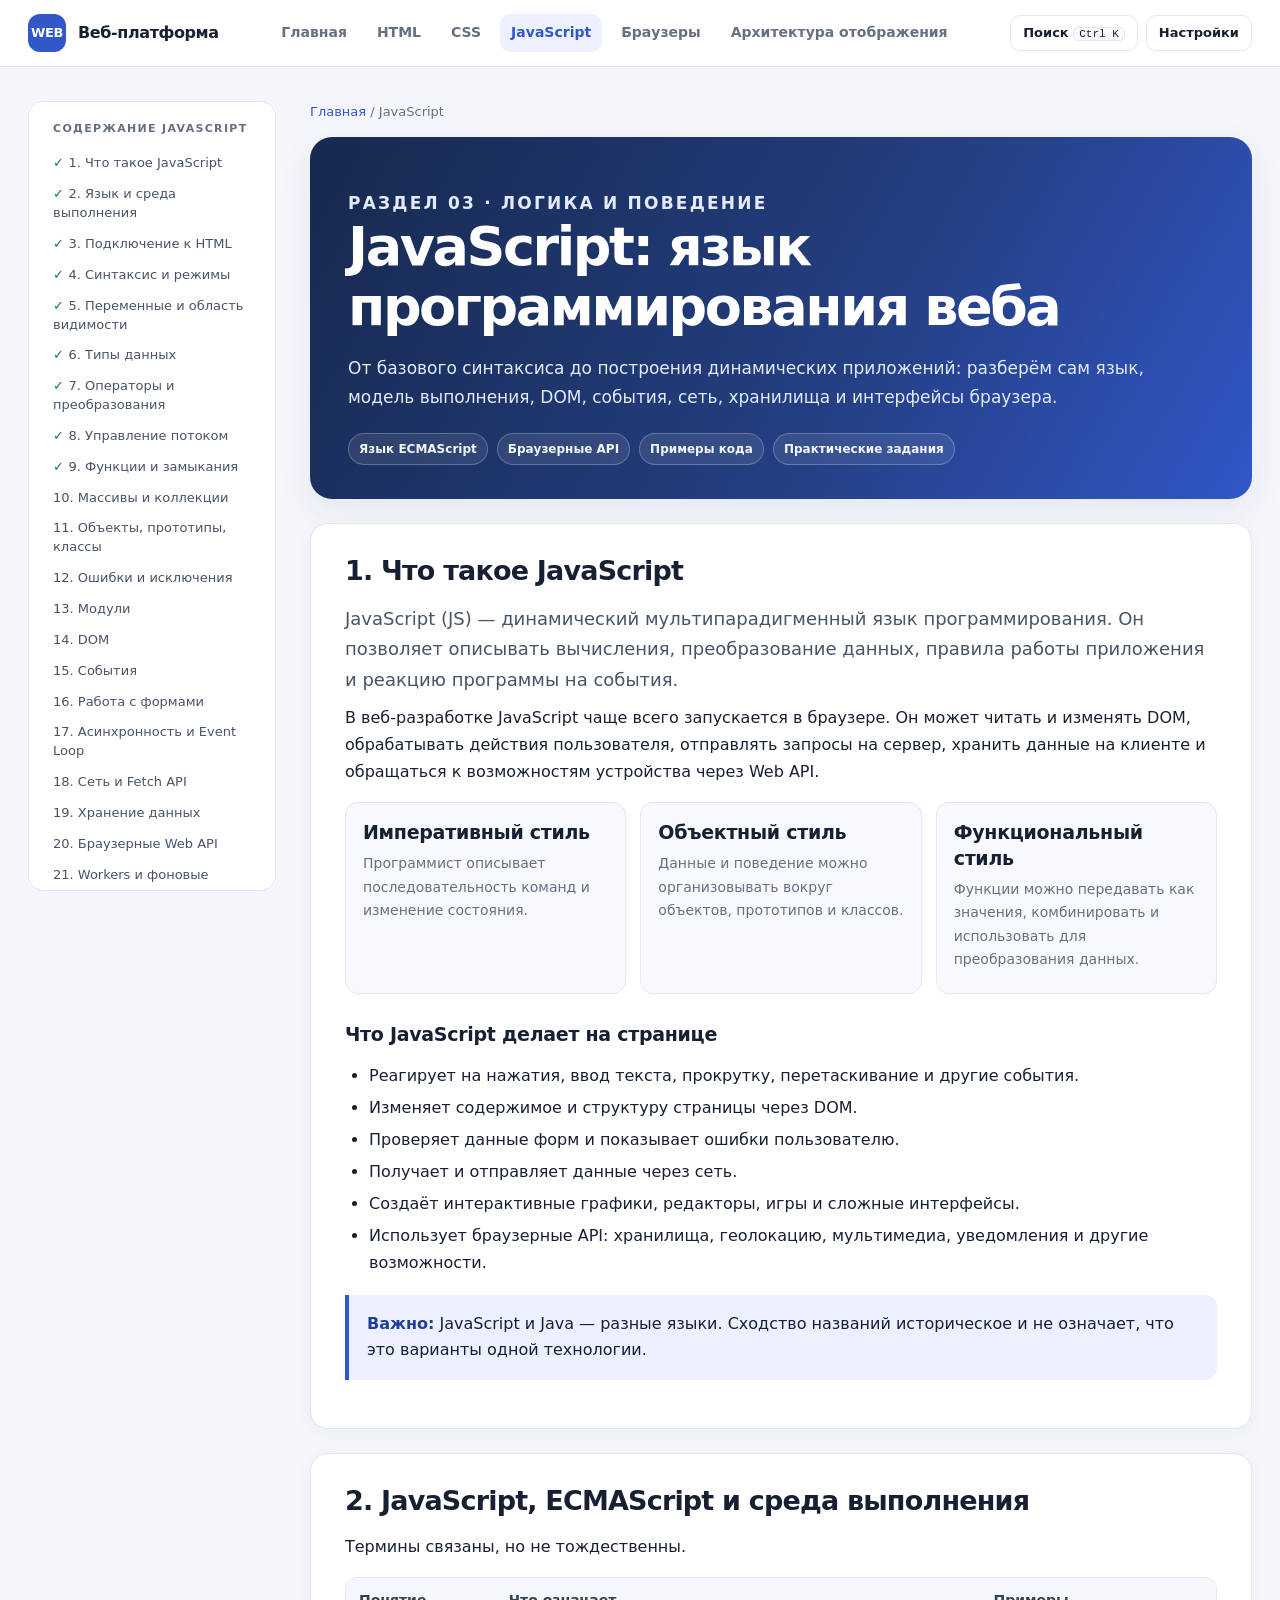
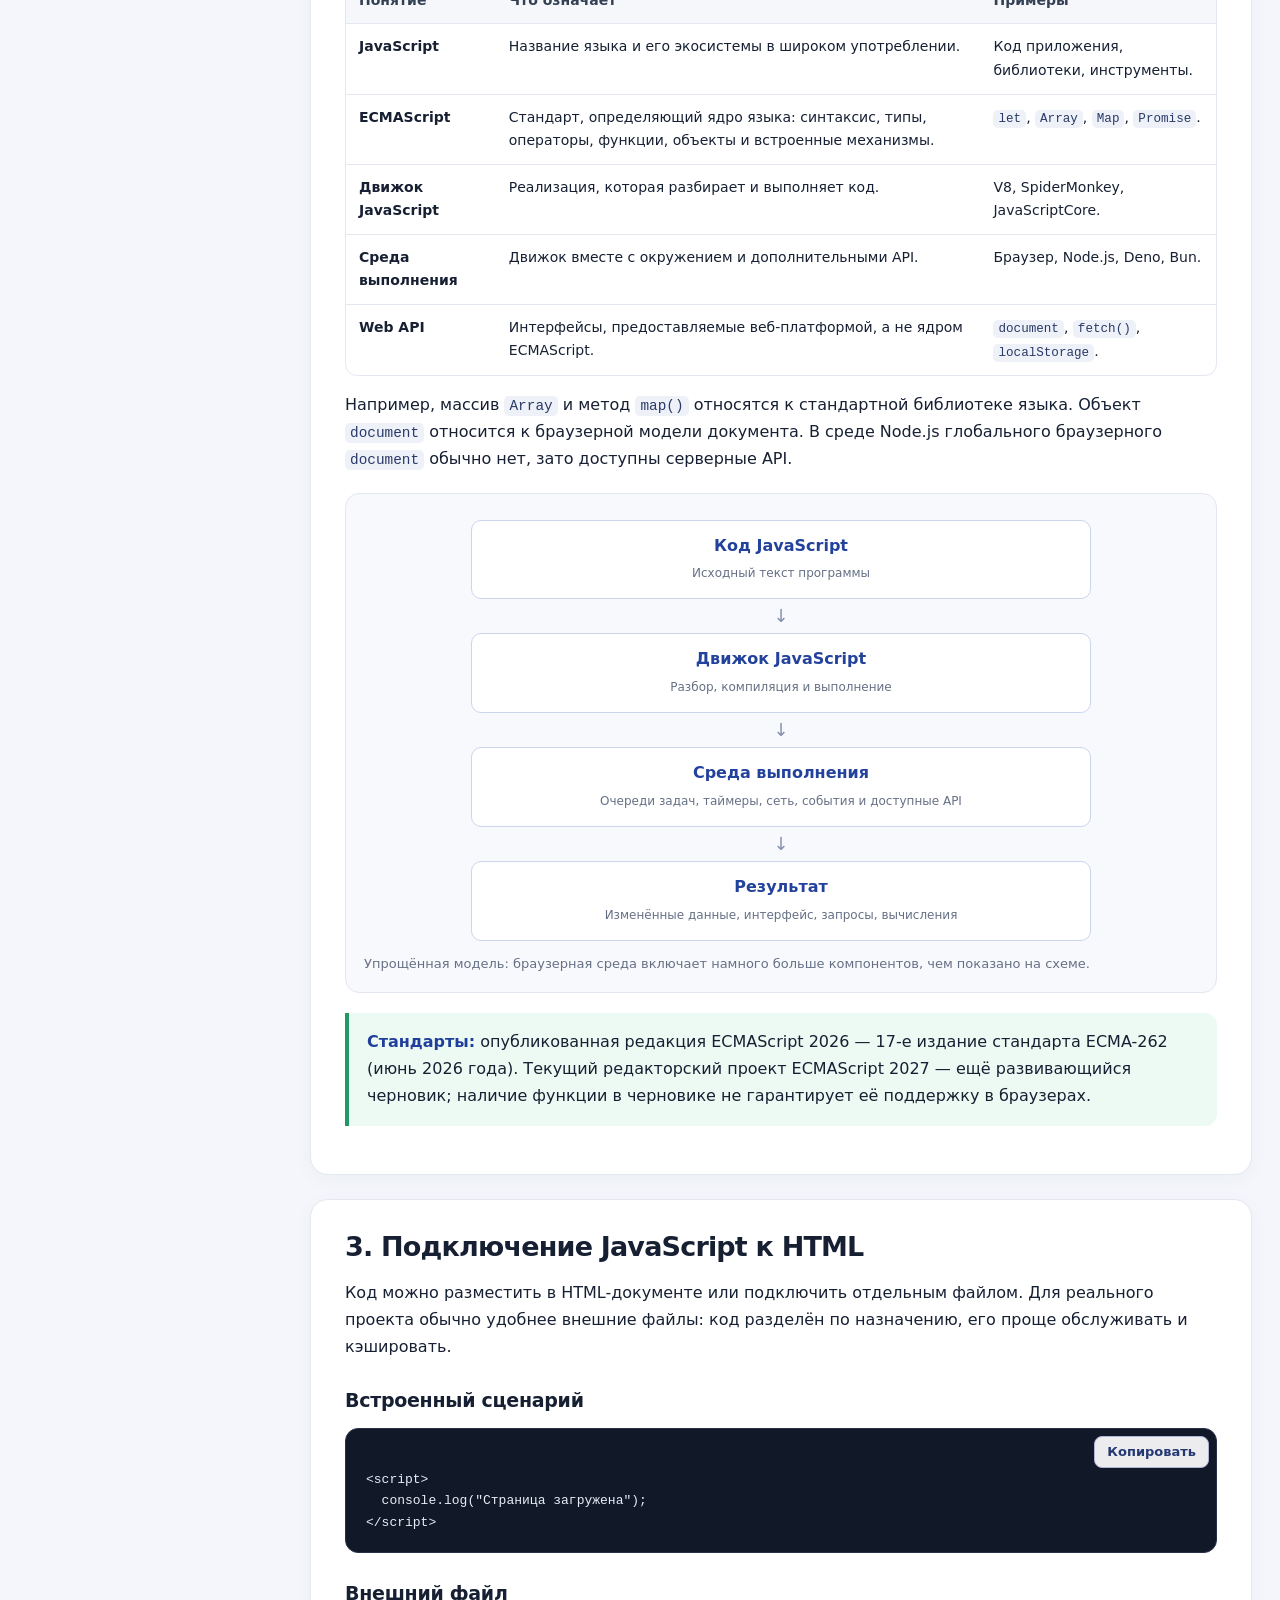
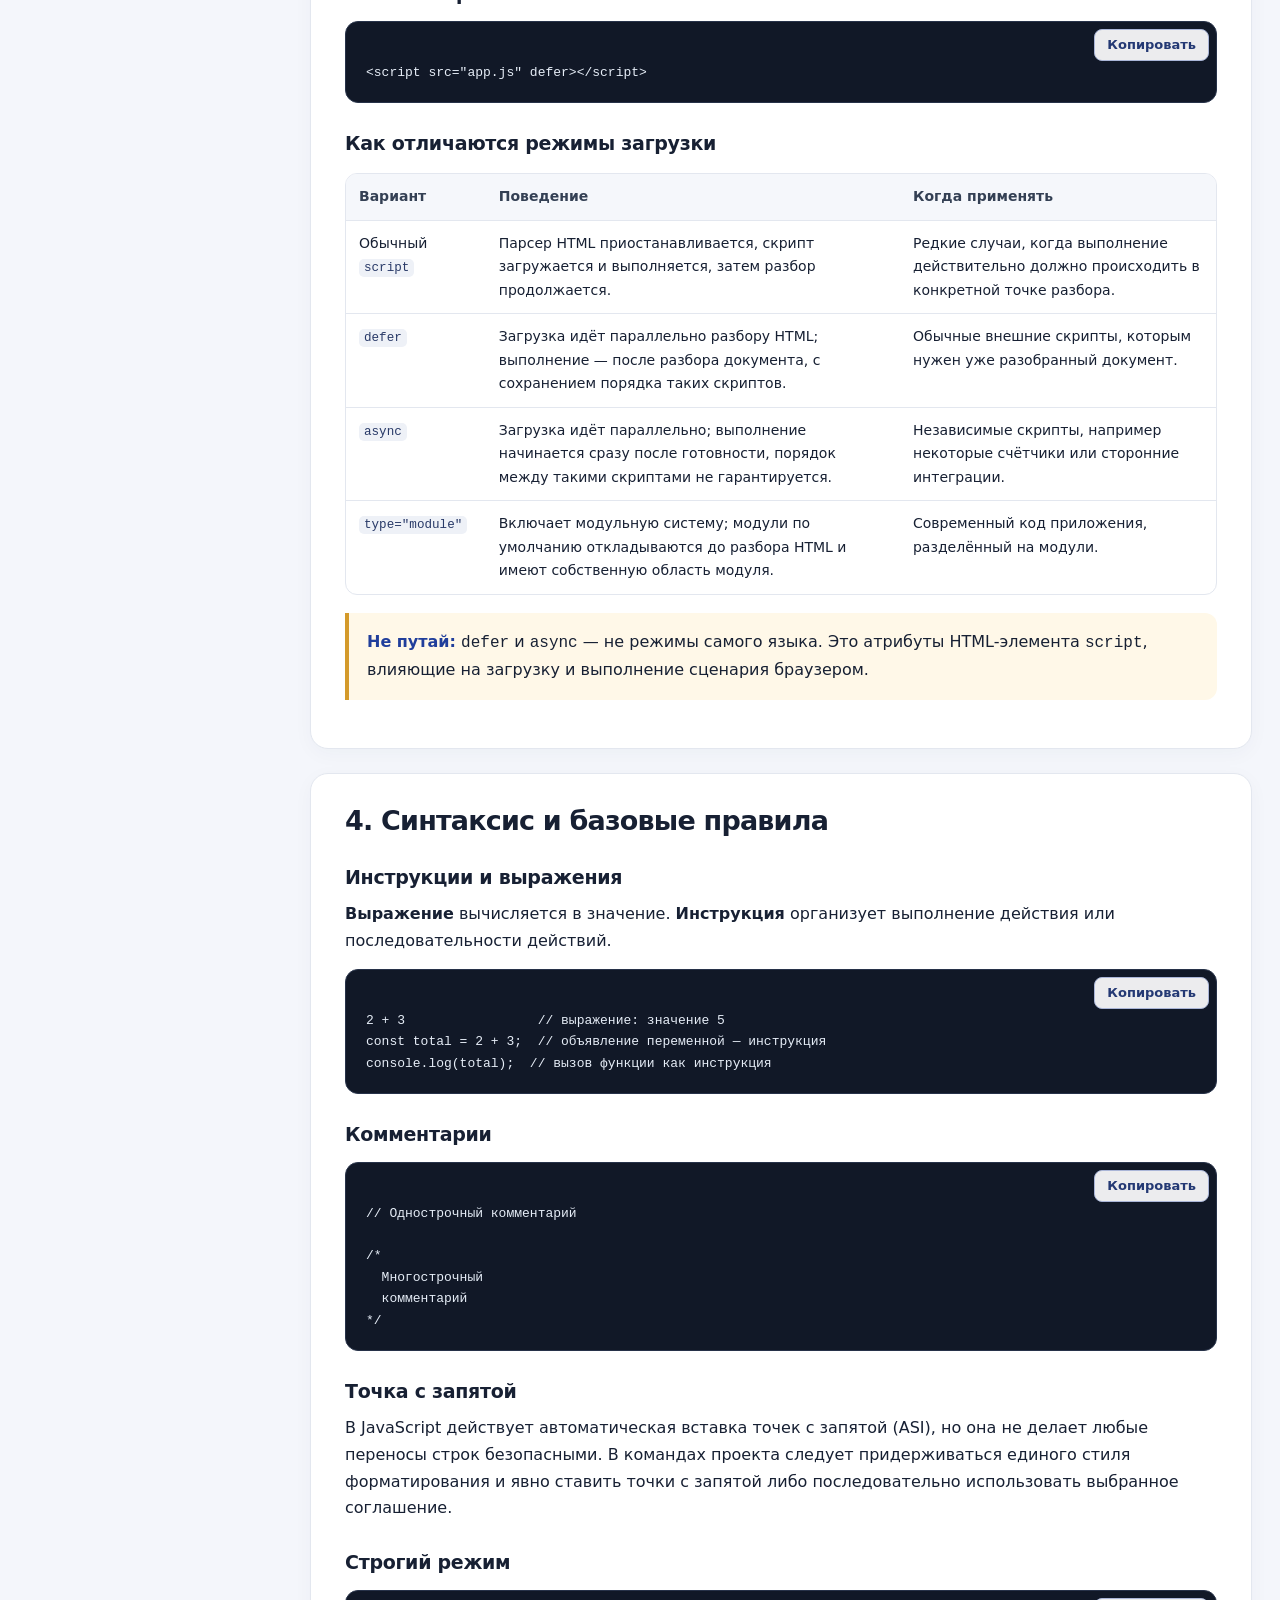
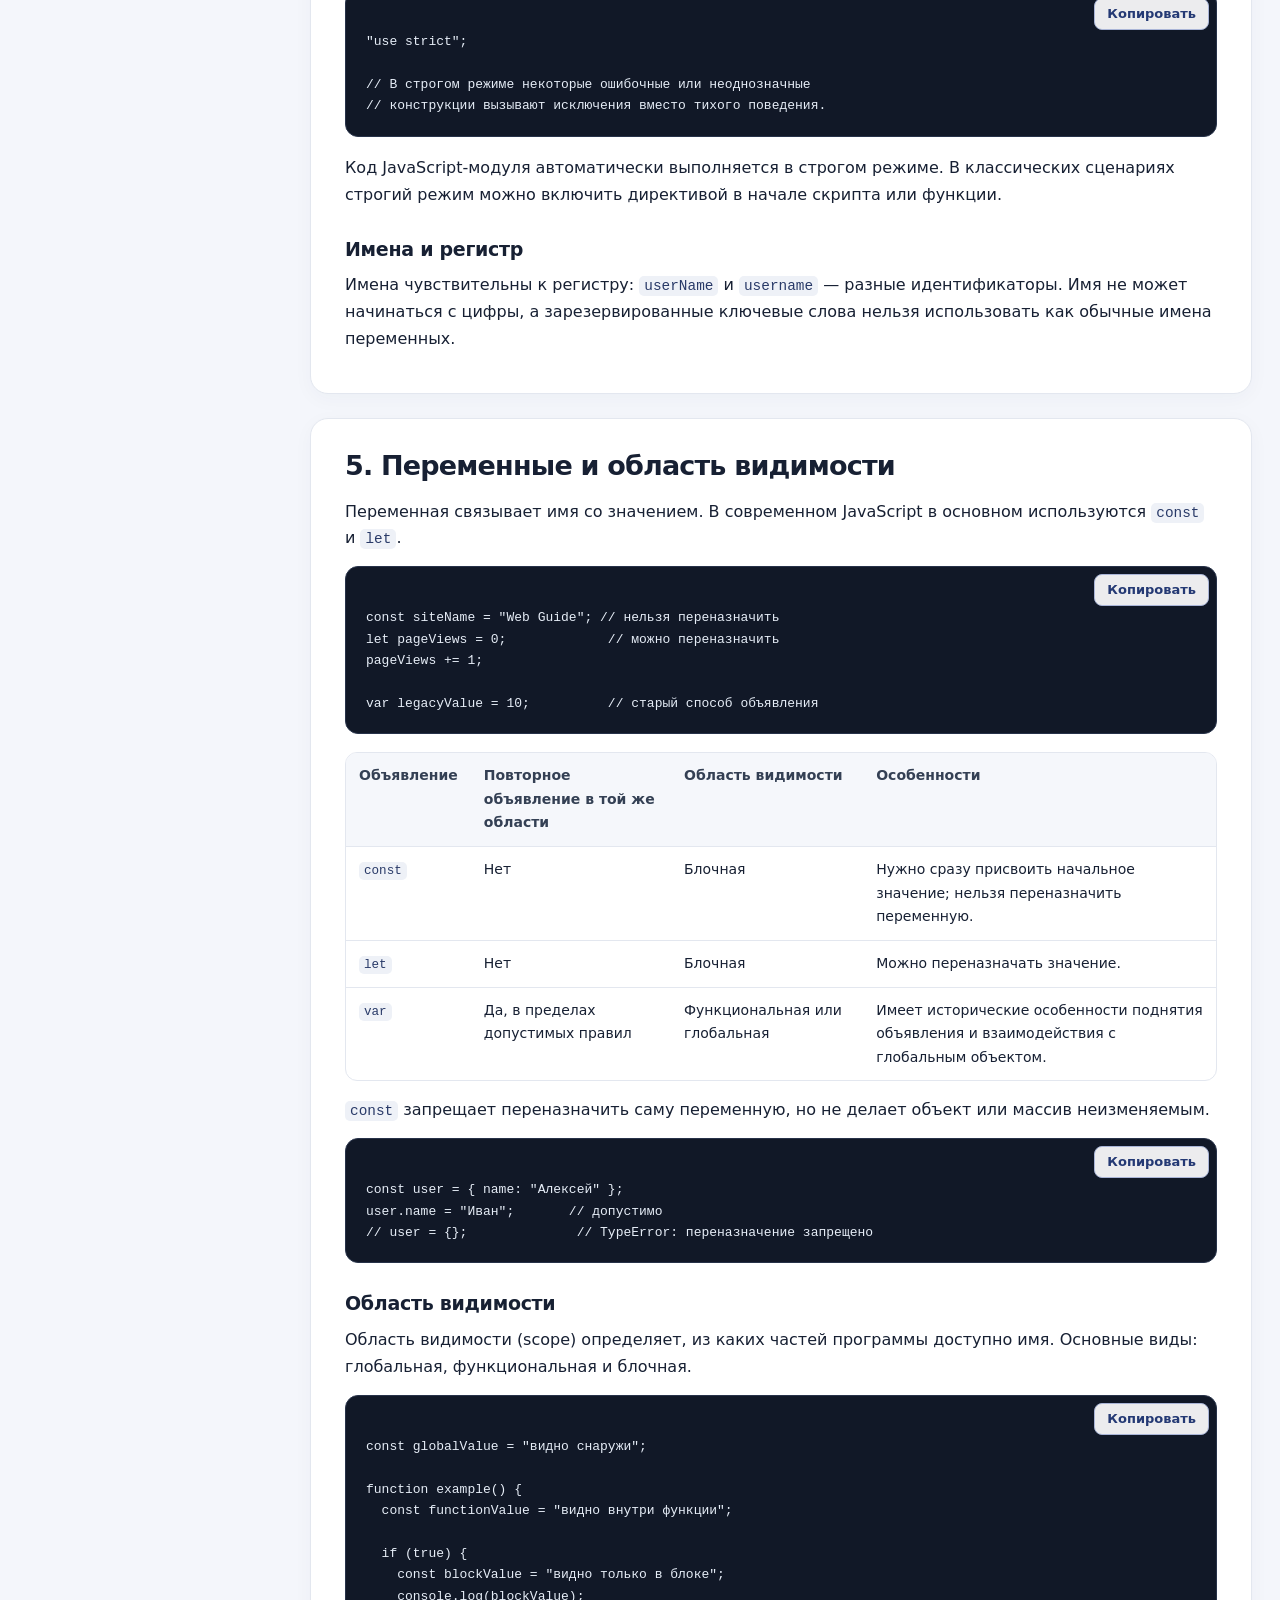
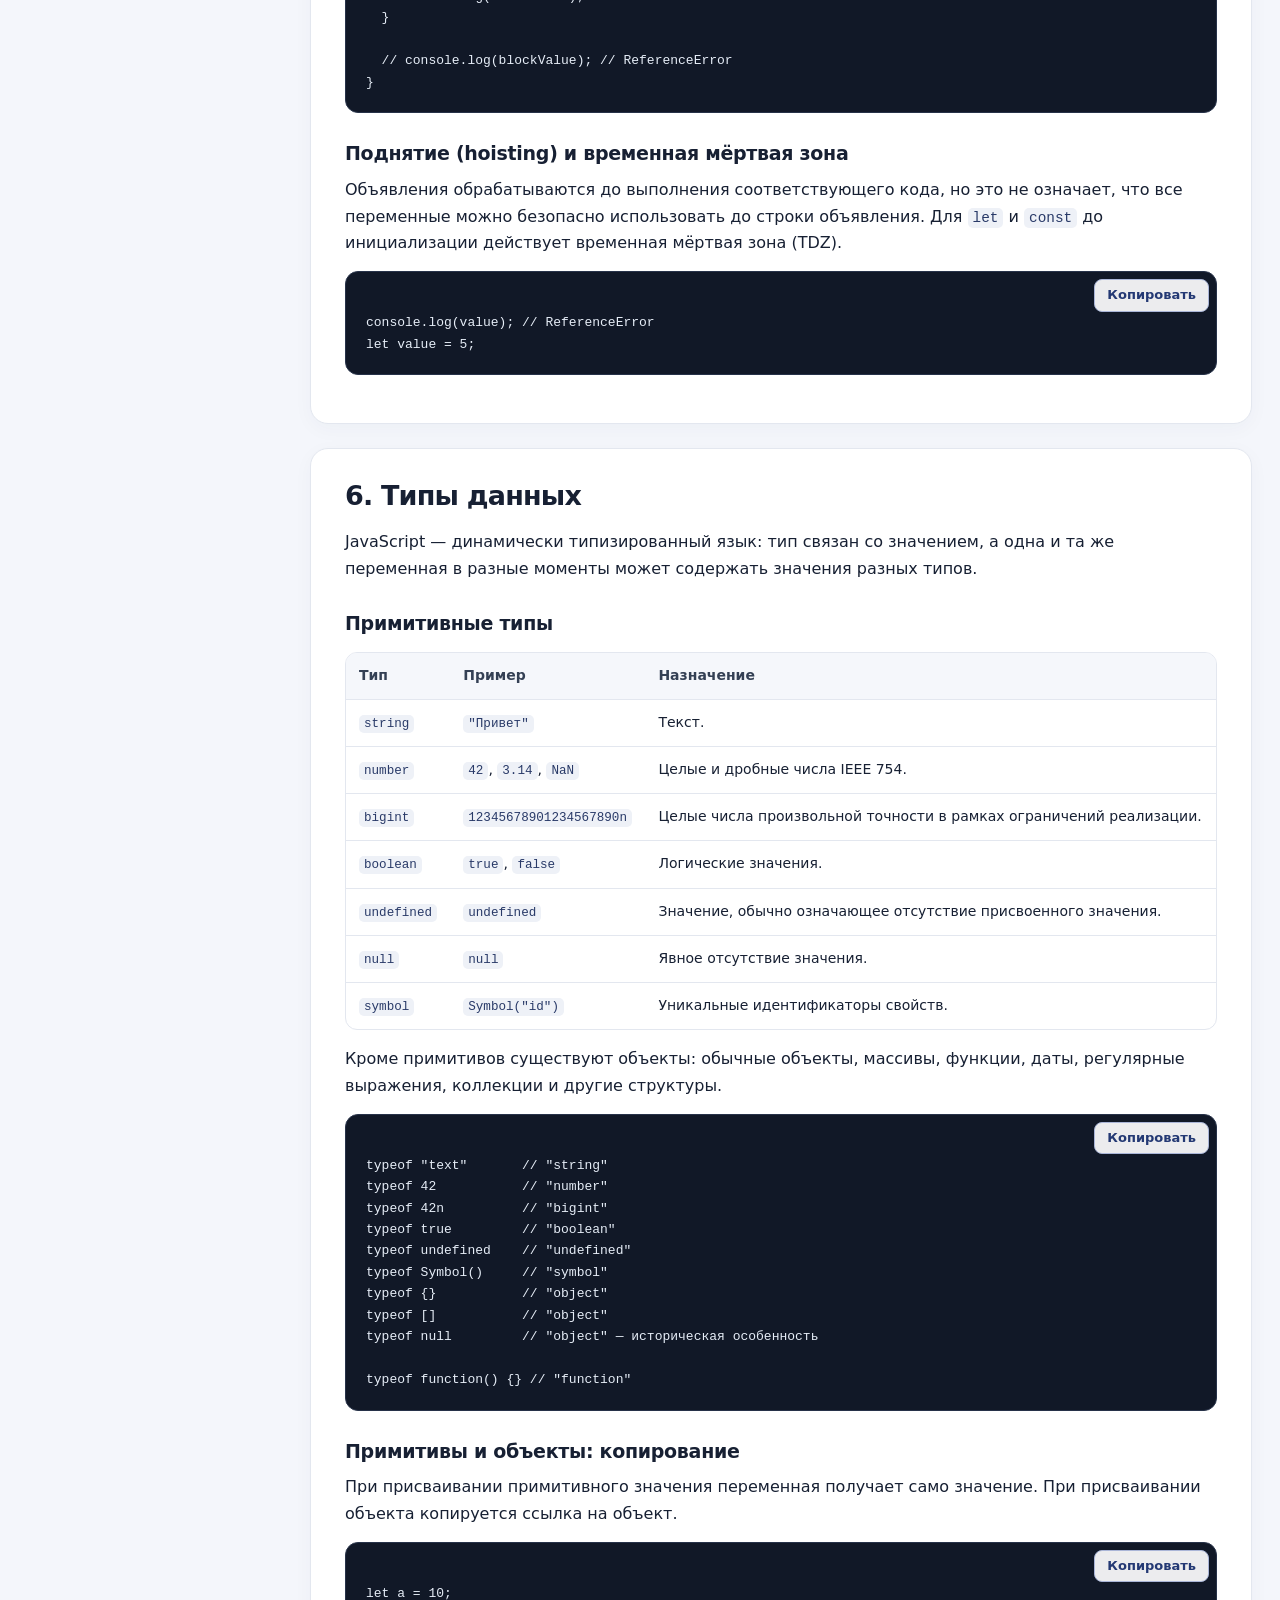
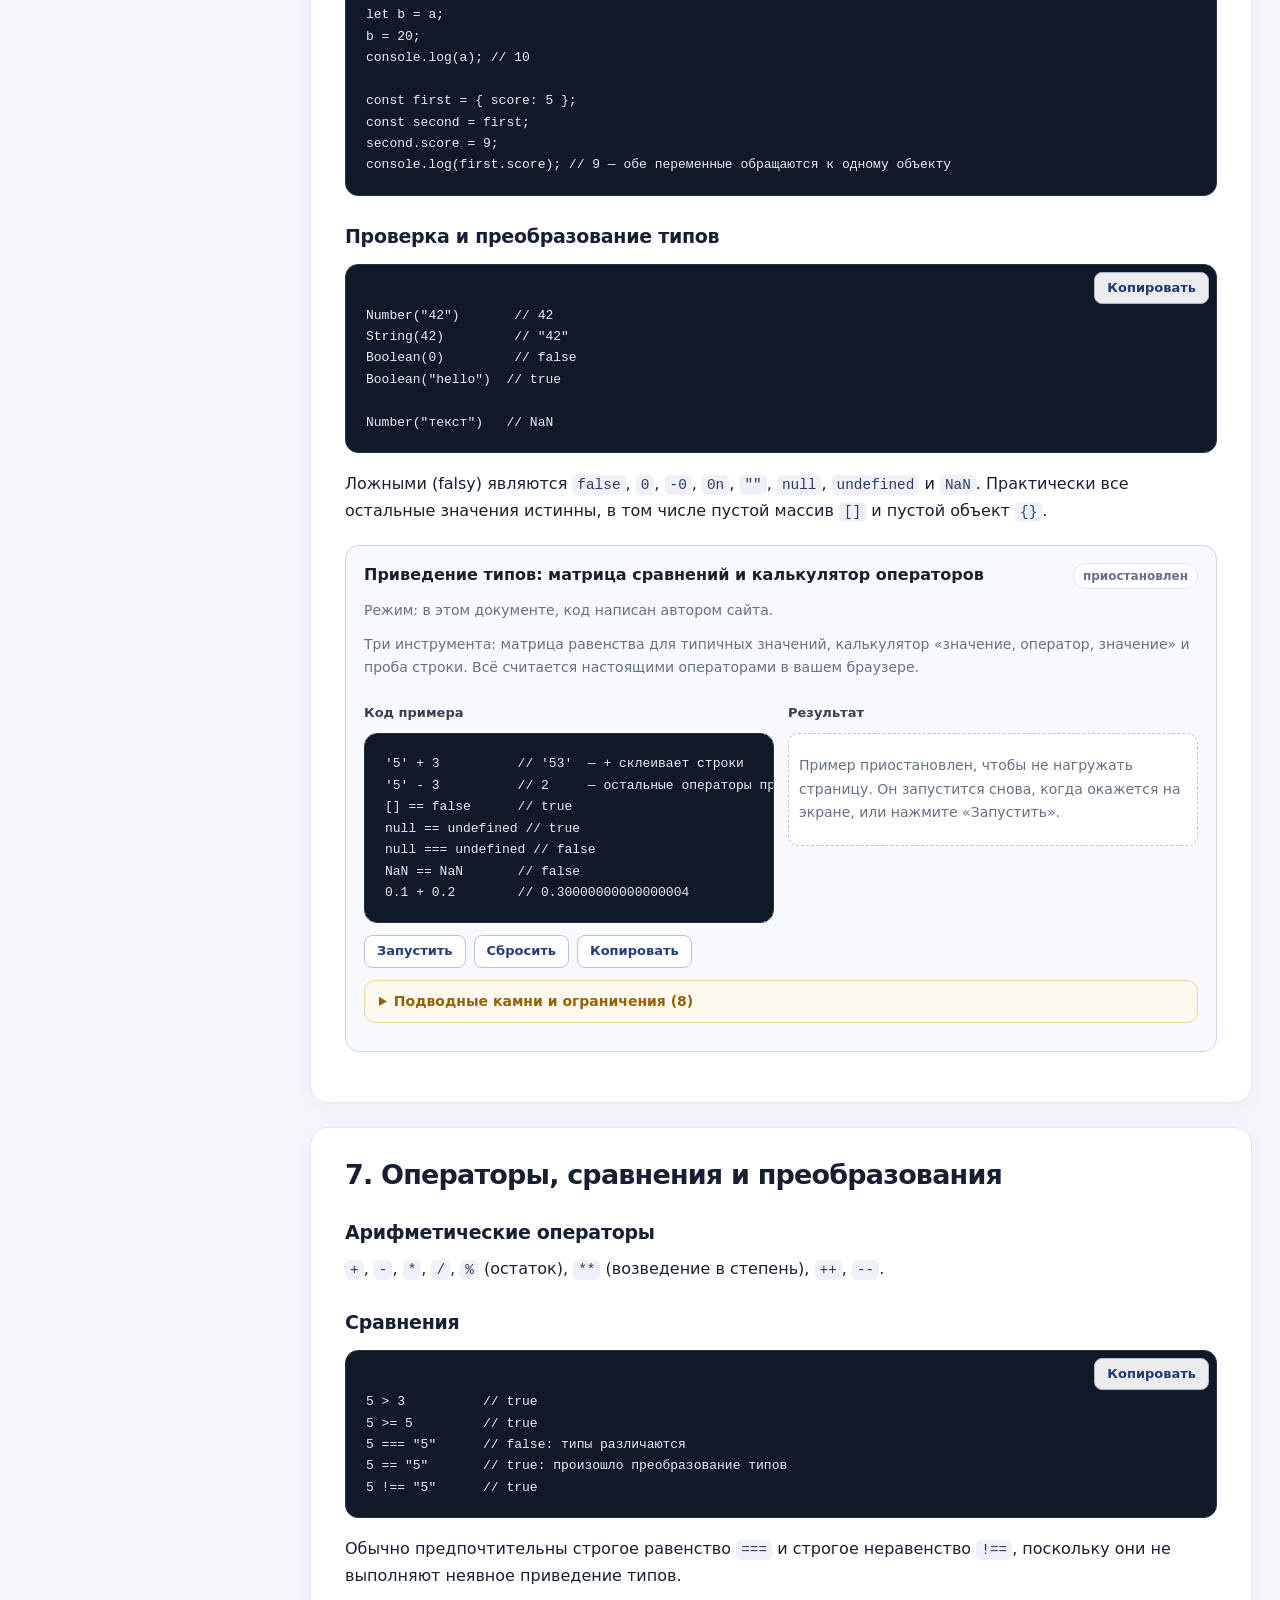
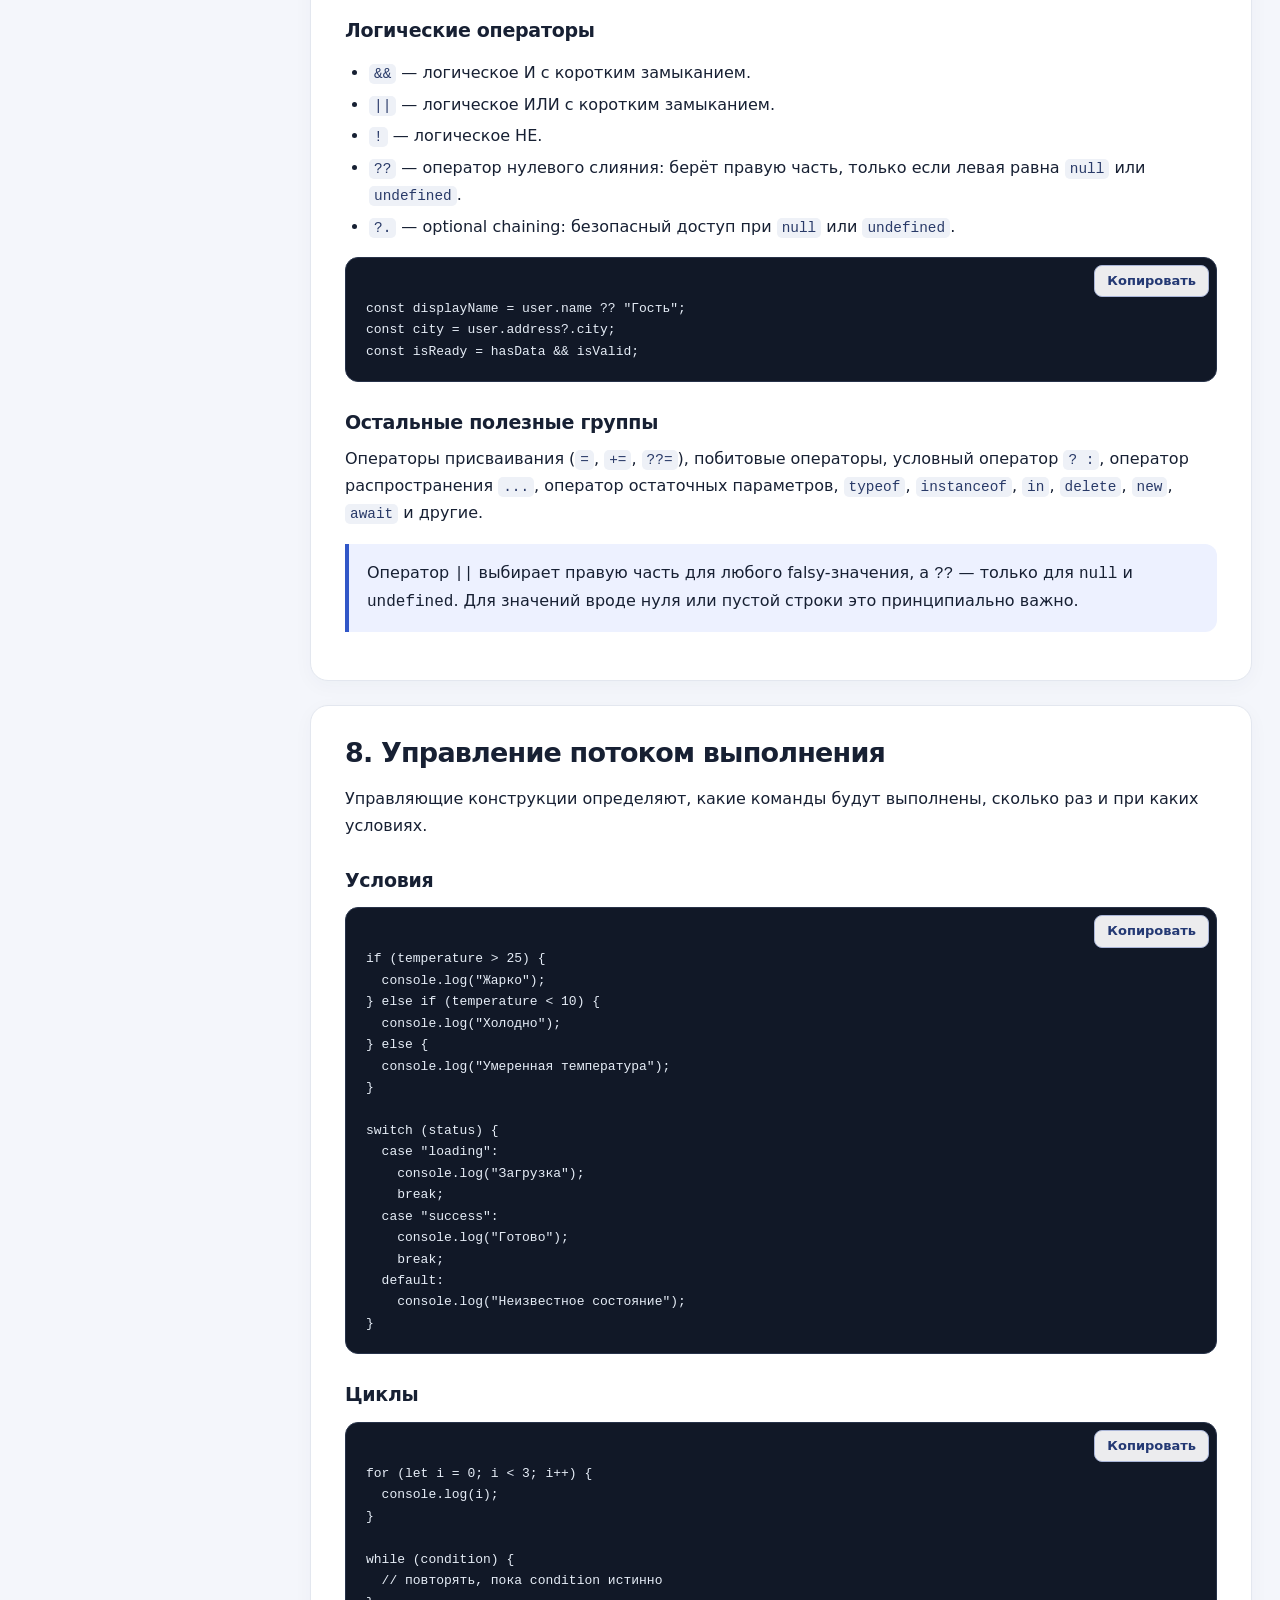
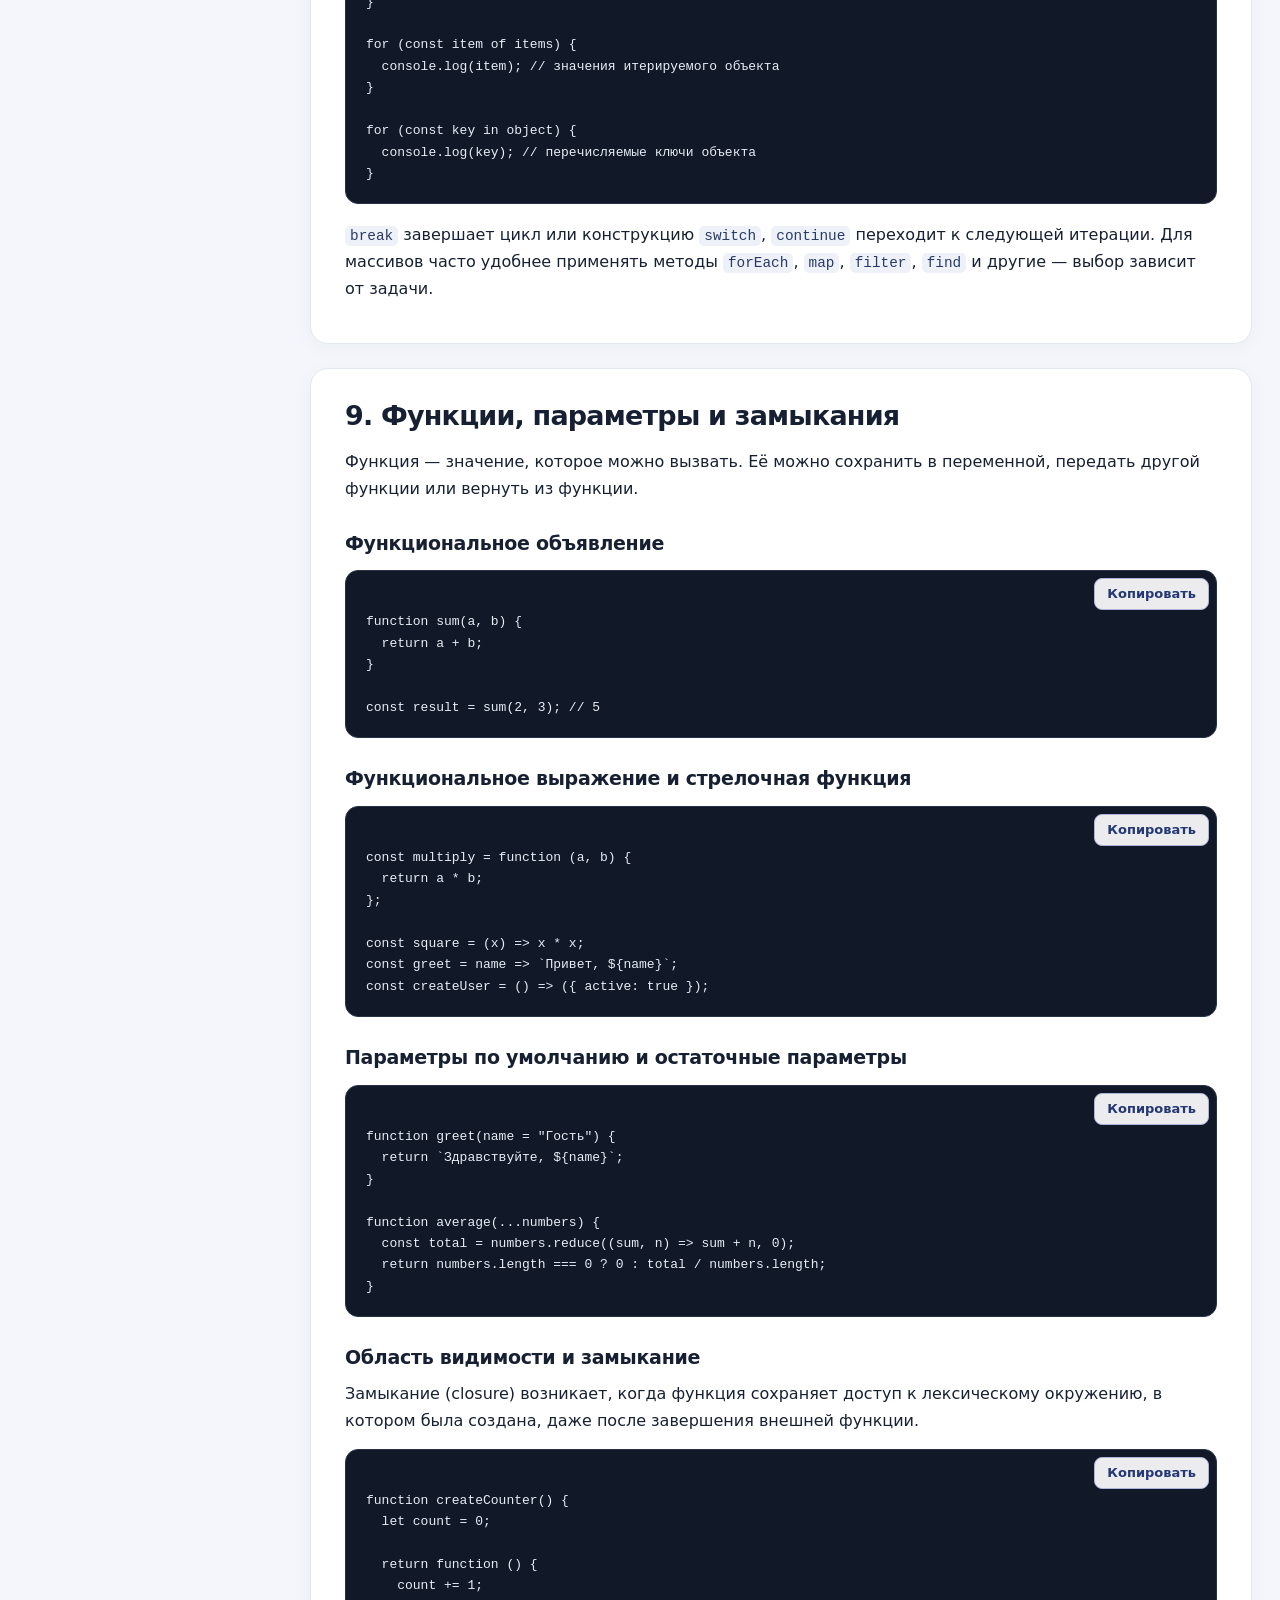
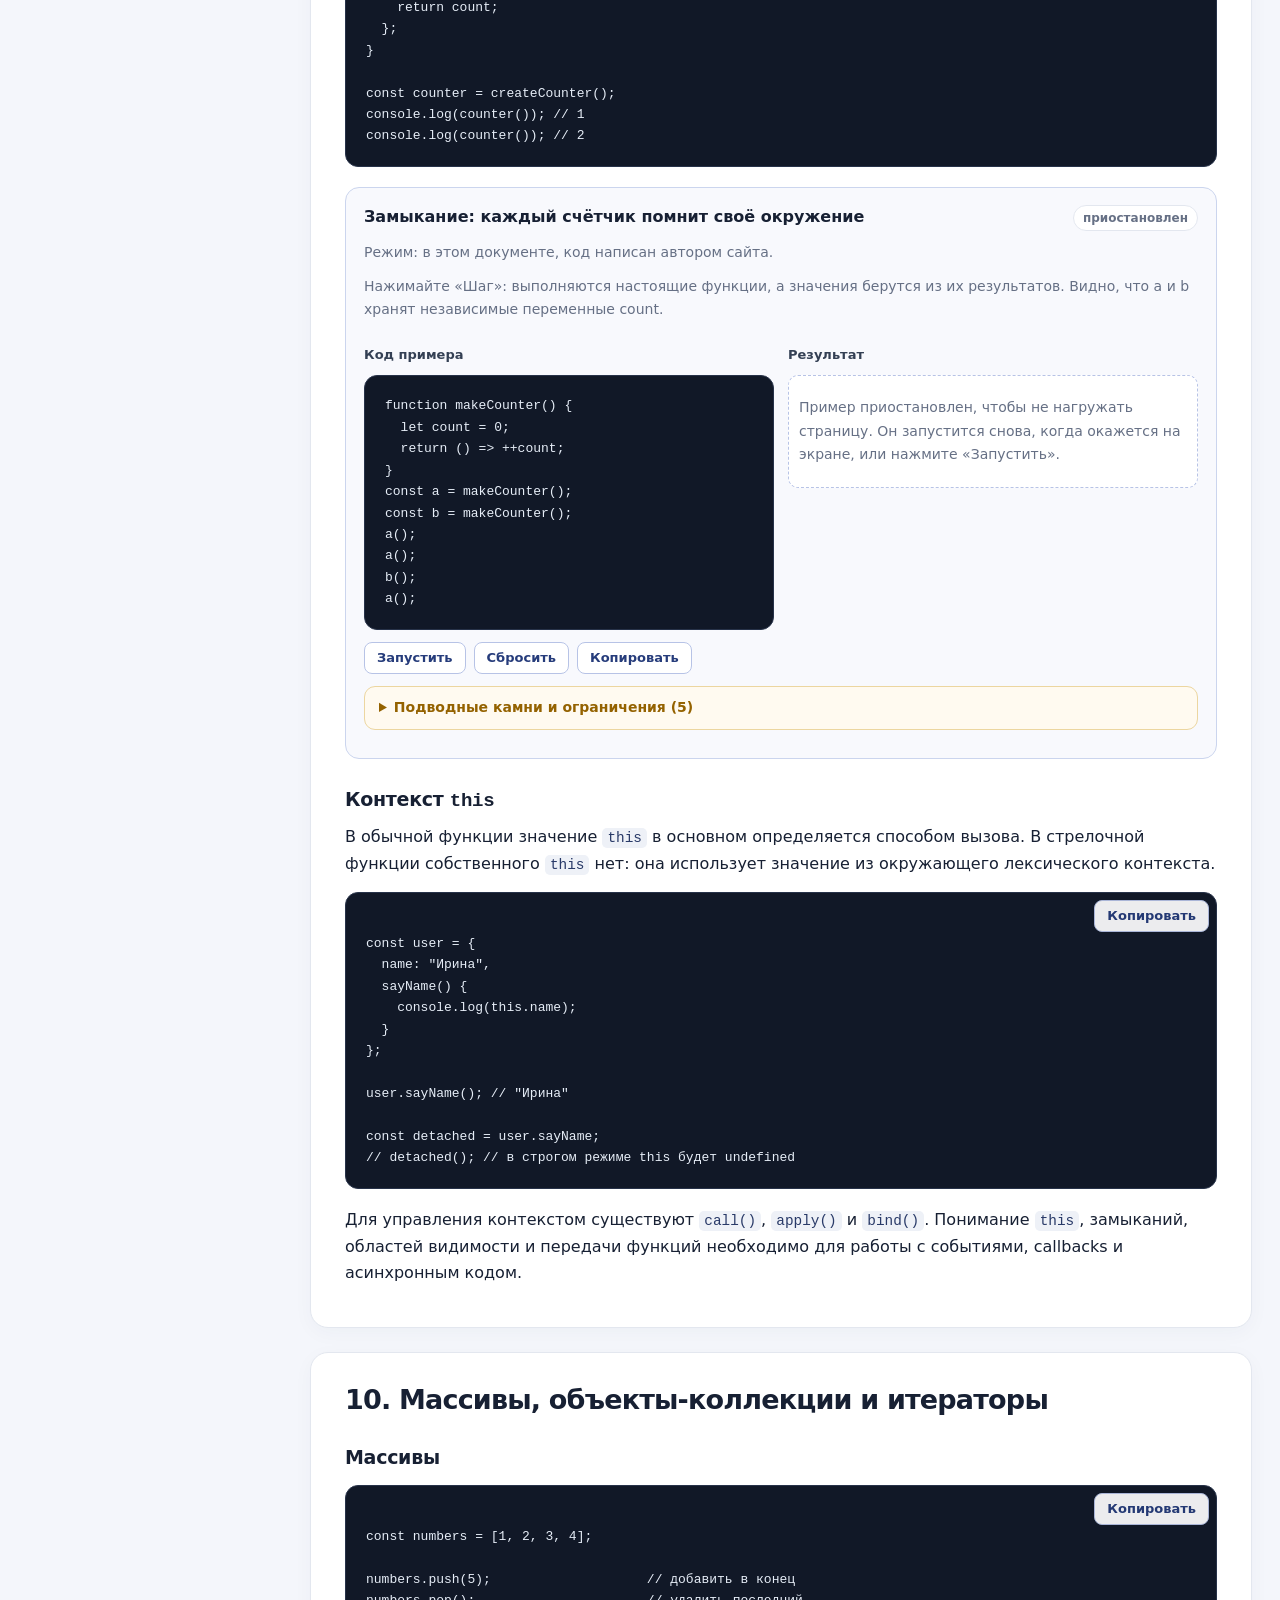
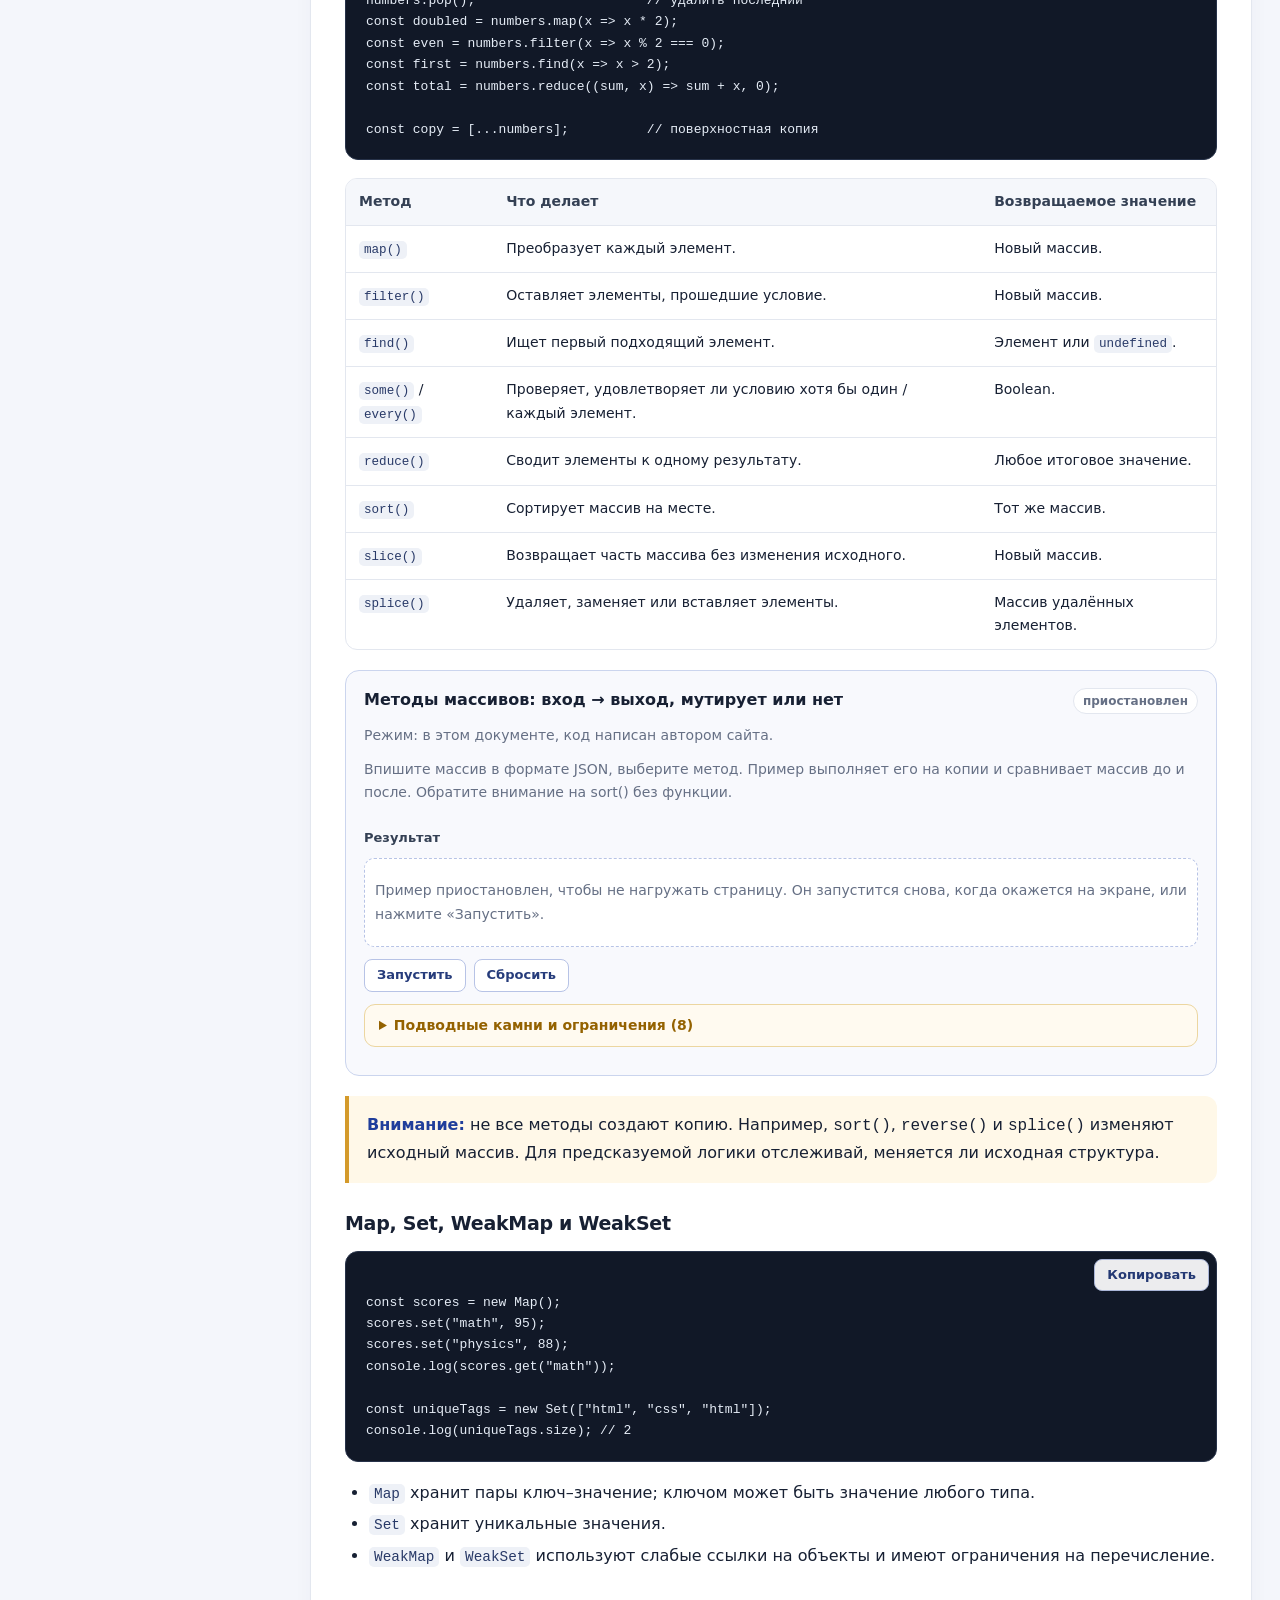
<file: javascript.html>
<!doctype html>
<html lang="ru">
<head>
  <meta charset="utf-8">
  <meta name="viewport" content="width=device-width, initial-scale=1">
  <meta name="description" content="Подробный справочник по JavaScript: язык ECMAScript, DOM, события, асинхронность, сеть, браузерные API, безопасность и инструменты разработчика.">
  <title>JavaScript — веб-платформа</title>
  <script src="assets/theme-init.js"></script>
  <link rel="stylesheet" href="assets/style.css">
  <link rel="stylesheet" href="assets/demo.css">
  <link rel="stylesheet" href="assets/site.css">
  <script src="assets/demo.js" defer></script>
  <script src="assets/demos-js.js" defer></script>
  <script src="assets/site-data.js" defer></script>
  <script src="assets/site.js" defer></script>
</head>
<body>
  <header class="topbar">
    <a class="brand" href="index.html"><span class="brand-mark">WEB</span><span>Веб-платформа</span></a>
    <nav class="topnav" aria-label="Основная навигация">
      <a href="index.html">Главная</a>
      <a href="html.html">HTML</a>
      <a href="css.html">CSS</a>
      <a href="javascript.html" aria-current="page">JavaScript</a>
      <a href="browsers.html">Браузеры</a>
      <a href="chapters/browser-pipeline.html">Архитектура отображения</a>
    </nav>
    <div class="site-tools" aria-label="Инструменты сайта">
      <button type="button" data-site-search-trigger disabled>Поиск <kbd>Ctrl K</kbd></button>
      <button type="button" data-site-settings-trigger disabled>Настройки</button>
      <noscript><span>Для поиска и настроек необходимо включить JavaScript.</span></noscript>
    </div>
  </header>

  <div class="page-grid">
    <aside class="sidebar" aria-label="Содержание раздела">
      <p class="sidebar-label">Содержание JavaScript</p>
      <a href="#overview">1. Что такое JavaScript</a>
      <a href="#runtime">2. Язык и среда выполнения</a>
      <a href="#connect">3. Подключение к HTML</a>
      <a href="#syntax">4. Синтаксис и режимы</a>
      <a href="#variables">5. Переменные и область видимости</a>
      <a href="#types">6. Типы данных</a>
      <a href="#operators">7. Операторы и преобразования</a>
      <a href="#control">8. Управление потоком</a>
      <a href="#functions">9. Функции и замыкания</a>
      <a href="#collections">10. Массивы и коллекции</a>
      <a href="#objects">11. Объекты, прототипы, классы</a>
      <a href="#errors">12. Ошибки и исключения</a>
      <a href="#modules">13. Модули</a>
      <a href="#dom">14. DOM</a>
      <a href="#events">15. События</a>
      <a href="#forms">16. Работа с формами</a>
      <a href="#async">17. Асинхронность и Event Loop</a>
      <a href="#network">18. Сеть и Fetch API</a>
      <a href="#storage">19. Хранение данных</a>
      <a href="#apis">20. Браузерные Web API</a>
      <a href="#workers">21. Workers и фоновые задачи</a>
      <a href="#security">22. Безопасность</a>
      <a href="#performance">23. Производительность</a>
      <a href="#debug">24. Отладка и тестирование</a>
      <a href="#patterns">25. Архитектура клиентского кода</a>
      <a href="#compat">26. Совместимость и стандарты</a>
      <a href="#practice">27. Практика</a>
      <a href="#resources">28. Документация</a>
    </aside>

    <main class="article">
      <p class="breadcrumb"><a href="index.html">Главная</a> / JavaScript</p>

      <section class="hero">
        <p class="eyebrow">Раздел 03 · Логика и поведение</p>
        <h1>JavaScript: язык программирования веба</h1>
        <p>От базового синтаксиса до построения динамических приложений: разберём сам язык, модель выполнения, DOM, события, сеть, хранилища и интерфейсы браузера.</p>
        <div class="hero-meta">
          <span class="pill">Язык ECMAScript</span>
          <span class="pill">Браузерные API</span>
          <span class="pill">Примеры кода</span>
          <span class="pill">Практические задания</span>
        </div>
      </section>

      <section class="content-section" id="overview">
        <h2>1. Что такое JavaScript</h2>
        <p class="lead">JavaScript (JS) — динамический мультипарадигменный язык программирования. Он позволяет описывать вычисления, преобразование данных, правила работы приложения и реакцию программы на события.</p>
        <p>В веб-разработке JavaScript чаще всего запускается в браузере. Он может читать и изменять DOM, обрабатывать действия пользователя, отправлять запросы на сервер, хранить данные на клиенте и обращаться к возможностям устройства через Web API.</p>
        <div class="grid-3">
          <div class="mini-card"><h3>Императивный стиль</h3><p>Программист описывает последовательность команд и изменение состояния.</p></div>
          <div class="mini-card"><h3>Объектный стиль</h3><p>Данные и поведение можно организовывать вокруг объектов, прототипов и классов.</p></div>
          <div class="mini-card"><h3>Функциональный стиль</h3><p>Функции можно передавать как значения, комбинировать и использовать для преобразования данных.</p></div>
        </div>
        <h3>Что JavaScript делает на странице</h3>
        <ul>
          <li>Реагирует на нажатия, ввод текста, прокрутку, перетаскивание и другие события.</li>
          <li>Изменяет содержимое и структуру страницы через DOM.</li>
          <li>Проверяет данные форм и показывает ошибки пользователю.</li>
          <li>Получает и отправляет данные через сеть.</li>
          <li>Создаёт интерактивные графики, редакторы, игры и сложные интерфейсы.</li>
          <li>Использует браузерные API: хранилища, геолокацию, мультимедиа, уведомления и другие возможности.</li>
        </ul>
        <div class="callout"><strong>Важно:</strong> JavaScript и Java — разные языки. Сходство названий историческое и не означает, что это варианты одной технологии.</div>
      </section>

      <section class="content-section" id="runtime">
        <h2>2. JavaScript, ECMAScript и среда выполнения</h2>
        <p>Термины связаны, но не тождественны.</p>
        <div class="table-wrap"><table>
          <thead><tr><th>Понятие</th><th>Что означает</th><th>Примеры</th></tr></thead>
          <tbody>
            <tr><td><strong>JavaScript</strong></td><td>Название языка и его экосистемы в широком употреблении.</td><td>Код приложения, библиотеки, инструменты.</td></tr>
            <tr><td><strong>ECMAScript</strong></td><td>Стандарт, определяющий ядро языка: синтаксис, типы, операторы, функции, объекты и встроенные механизмы.</td><td><code>let</code>, <code>Array</code>, <code>Map</code>, <code>Promise</code>.</td></tr>
            <tr><td><strong>Движок JavaScript</strong></td><td>Реализация, которая разбирает и выполняет код.</td><td>V8, SpiderMonkey, JavaScriptCore.</td></tr>
            <tr><td><strong>Среда выполнения</strong></td><td>Движок вместе с окружением и дополнительными API.</td><td>Браузер, Node.js, Deno, Bun.</td></tr>
            <tr><td><strong>Web API</strong></td><td>Интерфейсы, предоставляемые веб-платформой, а не ядром ECMAScript.</td><td><code>document</code>, <code>fetch()</code>, <code>localStorage</code>.</td></tr>
          </tbody>
        </table></div>
        <p>Например, массив <code>Array</code> и метод <code>map()</code> относятся к стандартной библиотеке языка. Объект <code>document</code> относится к браузерной модели документа. В среде Node.js глобального браузерного <code>document</code> обычно нет, зато доступны серверные API.</p>
        <figure><div class="diagram">
          <div class="diagram-box"><strong>Код JavaScript</strong><span>Исходный текст программы</span></div>
          <div class="diagram-arrow">↓</div>
          <div class="diagram-box"><strong>Движок JavaScript</strong><span>Разбор, компиляция и выполнение</span></div>
          <div class="diagram-arrow">↓</div>
          <div class="diagram-box"><strong>Среда выполнения</strong><span>Очереди задач, таймеры, сеть, события и доступные API</span></div>
          <div class="diagram-arrow">↓</div>
          <div class="diagram-box"><strong>Результат</strong><span>Изменённые данные, интерфейс, запросы, вычисления</span></div>
        </div><figcaption>Упрощённая модель: браузерная среда включает намного больше компонентов, чем показано на схеме.</figcaption></figure>
        <div class="callout success"><strong>Стандарты:</strong> опубликованная редакция ECMAScript 2026 — 17-е издание стандарта ECMA-262 (июнь 2026 года). Текущий редакторский проект ECMAScript 2027 — ещё развивающийся черновик; наличие функции в черновике не гарантирует её поддержку в браузерах.</div>
      </section>

      <section class="content-section" id="connect">
        <h2>3. Подключение JavaScript к HTML</h2>
        <p>Код можно разместить в HTML-документе или подключить отдельным файлом. Для реального проекта обычно удобнее внешние файлы: код разделён по назначению, его проще обслуживать и кэшировать.</p>
        <h3>Встроенный сценарий</h3>
        <pre><code>&lt;script&gt;
  console.log("Страница загружена");
&lt;/script&gt;</code></pre>
        <h3>Внешний файл</h3>
        <pre><code>&lt;script src="app.js" defer&gt;&lt;/script&gt;</code></pre>
        <h3>Как отличаются режимы загрузки</h3>
        <div class="table-wrap"><table>
          <thead><tr><th>Вариант</th><th>Поведение</th><th>Когда применять</th></tr></thead>
          <tbody>
            <tr><td>Обычный <code>script</code></td><td>Парсер HTML приостанавливается, скрипт загружается и выполняется, затем разбор продолжается.</td><td>Редкие случаи, когда выполнение действительно должно происходить в конкретной точке разбора.</td></tr>
            <tr><td><code>defer</code></td><td>Загрузка идёт параллельно разбору HTML; выполнение — после разбора документа, с сохранением порядка таких скриптов.</td><td>Обычные внешние скрипты, которым нужен уже разобранный документ.</td></tr>
            <tr><td><code>async</code></td><td>Загрузка идёт параллельно; выполнение начинается сразу после готовности, порядок между такими скриптами не гарантируется.</td><td>Независимые скрипты, например некоторые счётчики или сторонние интеграции.</td></tr>
            <tr><td><code>type="module"</code></td><td>Включает модульную систему; модули по умолчанию откладываются до разбора HTML и имеют собственную область модуля.</td><td>Современный код приложения, разделённый на модули.</td></tr>
          </tbody>
        </table></div>
        <div class="callout warning"><strong>Не путай:</strong> <code>defer</code> и <code>async</code> — не режимы самого языка. Это атрибуты HTML-элемента <code>script</code>, влияющие на загрузку и выполнение сценария браузером.</div>
      </section>

      <section class="content-section" id="syntax">
        <h2>4. Синтаксис и базовые правила</h2>
        <h3>Инструкции и выражения</h3>
        <p><strong>Выражение</strong> вычисляется в значение. <strong>Инструкция</strong> организует выполнение действия или последовательности действий.</p>
        <pre><code>2 + 3                 // выражение: значение 5
const total = 2 + 3;  // объявление переменной — инструкция
console.log(total);  // вызов функции как инструкция</code></pre>
        <h3>Комментарии</h3>
        <pre><code>// Однострочный комментарий

/*
  Многострочный
  комментарий
*/</code></pre>
        <h3>Точка с запятой</h3>
        <p>В JavaScript действует автоматическая вставка точек с запятой (ASI), но она не делает любые переносы строк безопасными. В командах проекта следует придерживаться единого стиля форматирования и явно ставить точки с запятой либо последовательно использовать выбранное соглашение.</p>
        <h3>Строгий режим</h3>
        <pre><code>"use strict";

// В строгом режиме некоторые ошибочные или неоднозначные
// конструкции вызывают исключения вместо тихого поведения.</code></pre>
        <p>Код JavaScript-модуля автоматически выполняется в строгом режиме. В классических сценариях строгий режим можно включить директивой в начале скрипта или функции.</p>
        <h3>Имена и регистр</h3>
        <p>Имена чувствительны к регистру: <code>userName</code> и <code>username</code> — разные идентификаторы. Имя не может начинаться с цифры, а зарезервированные ключевые слова нельзя использовать как обычные имена переменных.</p>
      </section>

      <section class="content-section" id="variables">
        <h2>5. Переменные и область видимости</h2>
        <p>Переменная связывает имя со значением. В современном JavaScript в основном используются <code>const</code> и <code>let</code>.</p>
        <pre><code>const siteName = "Web Guide"; // нельзя переназначить
let pageViews = 0;             // можно переназначить
pageViews += 1;

var legacyValue = 10;          // старый способ объявления</code></pre>
        <div class="table-wrap"><table>
          <thead><tr><th>Объявление</th><th>Повторное объявление в той же области</th><th>Область видимости</th><th>Особенности</th></tr></thead>
          <tbody>
            <tr><td><code>const</code></td><td>Нет</td><td>Блочная</td><td>Нужно сразу присвоить начальное значение; нельзя переназначить переменную.</td></tr>
            <tr><td><code>let</code></td><td>Нет</td><td>Блочная</td><td>Можно переназначать значение.</td></tr>
            <tr><td><code>var</code></td><td>Да, в пределах допустимых правил</td><td>Функциональная или глобальная</td><td>Имеет исторические особенности поднятия объявления и взаимодействия с глобальным объектом.</td></tr>
          </tbody>
        </table></div>
        <p><code>const</code> запрещает переназначить саму переменную, но не делает объект или массив неизменяемым.</p>
        <pre><code>const user = { name: "Алексей" };
user.name = "Иван";       // допустимо
// user = {};              // TypeError: переназначение запрещено</code></pre>
        <h3>Область видимости</h3>
        <p>Область видимости (scope) определяет, из каких частей программы доступно имя. Основные виды: глобальная, функциональная и блочная.</p>
        <pre><code>const globalValue = "видно снаружи";

function example() {
  const functionValue = "видно внутри функции";

  if (true) {
    const blockValue = "видно только в блоке";
    console.log(blockValue);
  }

  // console.log(blockValue); // ReferenceError
}</code></pre>
        <h3>Поднятие (hoisting) и временная мёртвая зона</h3>
        <p>Объявления обрабатываются до выполнения соответствующего кода, но это не означает, что все переменные можно безопасно использовать до строки объявления. Для <code>let</code> и <code>const</code> до инициализации действует временная мёртвая зона (TDZ).</p>
        <pre><code>console.log(value); // ReferenceError
let value = 5;</code></pre>
      </section>

      <section class="content-section" id="types">
        <h2>6. Типы данных</h2>
        <p>JavaScript — динамически типизированный язык: тип связан со значением, а одна и та же переменная в разные моменты может содержать значения разных типов.</p>
        <h3>Примитивные типы</h3>
        <div class="table-wrap"><table>
          <thead><tr><th>Тип</th><th>Пример</th><th>Назначение</th></tr></thead>
          <tbody>
            <tr><td><code>string</code></td><td><code>"Привет"</code></td><td>Текст.</td></tr>
            <tr><td><code>number</code></td><td><code>42</code>, <code>3.14</code>, <code>NaN</code></td><td>Целые и дробные числа IEEE 754.</td></tr>
            <tr><td><code>bigint</code></td><td><code>12345678901234567890n</code></td><td>Целые числа произвольной точности в рамках ограничений реализации.</td></tr>
            <tr><td><code>boolean</code></td><td><code>true</code>, <code>false</code></td><td>Логические значения.</td></tr>
            <tr><td><code>undefined</code></td><td><code>undefined</code></td><td>Значение, обычно означающее отсутствие присвоенного значения.</td></tr>
            <tr><td><code>null</code></td><td><code>null</code></td><td>Явное отсутствие значения.</td></tr>
            <tr><td><code>symbol</code></td><td><code>Symbol("id")</code></td><td>Уникальные идентификаторы свойств.</td></tr>
          </tbody>
        </table></div>
        <p>Кроме примитивов существуют объекты: обычные объекты, массивы, функции, даты, регулярные выражения, коллекции и другие структуры.</p>
        <pre><code>typeof "text"       // "string"
typeof 42           // "number"
typeof 42n          // "bigint"
typeof true         // "boolean"
typeof undefined    // "undefined"
typeof Symbol()     // "symbol"
typeof {}           // "object"
typeof []           // "object"
typeof null         // "object" — историческая особенность

typeof function() {} // "function"</code></pre>
        <h3>Примитивы и объекты: копирование</h3>
        <p>При присваивании примитивного значения переменная получает само значение. При присваивании объекта копируется ссылка на объект.</p>
        <pre><code>let a = 10;
let b = a;
b = 20;
console.log(a); // 10

const first = { score: 5 };
const second = first;
second.score = 9;
console.log(first.score); // 9 — обе переменные обращаются к одному объекту</code></pre>
        <h3>Проверка и преобразование типов</h3>
        <pre><code>Number("42")       // 42
String(42)         // "42"
Boolean(0)         // false
Boolean("hello")  // true

Number("текст")   // NaN</code></pre>
        <p>Ложными (falsy) являются <code>false</code>, <code>0</code>, <code>-0</code>, <code>0n</code>, <code>""</code>, <code>null</code>, <code>undefined</code> и <code>NaN</code>. Практически все остальные значения истинны, в том числе пустой массив <code>[]</code> и пустой объект <code>{}</code>.</p>
        <div data-demo="js-coercion"><p>Для живого примера нужен включённый JavaScript. Код и пояснения показаны в блоках рядом.</p></div>
      </section>

      <section class="content-section" id="operators">
        <h2>7. Операторы, сравнения и преобразования</h2>
        <h3>Арифметические операторы</h3>
        <p><code>+</code>, <code>-</code>, <code>*</code>, <code>/</code>, <code>%</code> (остаток), <code>**</code> (возведение в степень), <code>++</code>, <code>--</code>.</p>
        <h3>Сравнения</h3>
        <pre><code>5 > 3          // true
5 >= 5         // true
5 === "5"      // false: типы различаются
5 == "5"       // true: произошло преобразование типов
5 !== "5"      // true</code></pre>
        <p>Обычно предпочтительны строгое равенство <code>===</code> и строгое неравенство <code>!==</code>, поскольку они не выполняют неявное приведение типов.</p>
        <h3>Логические операторы</h3>
        <ul>
          <li><code>&amp;&amp;</code> — логическое И с коротким замыканием.</li>
          <li><code>||</code> — логическое ИЛИ с коротким замыканием.</li>
          <li><code>!</code> — логическое НЕ.</li>
          <li><code>??</code> — оператор нулевого слияния: берёт правую часть, только если левая равна <code>null</code> или <code>undefined</code>.</li>
          <li><code>?.</code> — optional chaining: безопасный доступ при <code>null</code> или <code>undefined</code>.</li>
        </ul>
        <pre><code>const displayName = user.name ?? "Гость";
const city = user.address?.city;
const isReady = hasData && isValid;</code></pre>
        <h3>Остальные полезные группы</h3>
        <p>Операторы присваивания (<code>=</code>, <code>+=</code>, <code>??=</code>), побитовые операторы, условный оператор <code>? :</code>, оператор распространения <code>...</code>, оператор остаточных параметров, <code>typeof</code>, <code>instanceof</code>, <code>in</code>, <code>delete</code>, <code>new</code>, <code>await</code> и другие.</p>
        <div class="callout">Оператор <code>||</code> выбирает правую часть для любого falsy-значения, а <code>??</code> — только для <code>null</code> и <code>undefined</code>. Для значений вроде нуля или пустой строки это принципиально важно.</div>
      </section>

      <section class="content-section" id="control">
        <h2>8. Управление потоком выполнения</h2>
        <p>Управляющие конструкции определяют, какие команды будут выполнены, сколько раз и при каких условиях.</p>
        <h3>Условия</h3>
        <pre><code>if (temperature > 25) {
  console.log("Жарко");
} else if (temperature &lt; 10) {
  console.log("Холодно");
} else {
  console.log("Умеренная температура");
}

switch (status) {
  case "loading":
    console.log("Загрузка");
    break;
  case "success":
    console.log("Готово");
    break;
  default:
    console.log("Неизвестное состояние");
}</code></pre>
        <h3>Циклы</h3>
        <pre><code>for (let i = 0; i &lt; 3; i++) {
  console.log(i);
}

while (condition) {
  // повторять, пока condition истинно
}

for (const item of items) {
  console.log(item); // значения итерируемого объекта
}

for (const key in object) {
  console.log(key); // перечисляемые ключи объекта
}</code></pre>
        <p><code>break</code> завершает цикл или конструкцию <code>switch</code>, <code>continue</code> переходит к следующей итерации. Для массивов часто удобнее применять методы <code>forEach</code>, <code>map</code>, <code>filter</code>, <code>find</code> и другие — выбор зависит от задачи.</p>
      </section>

      <section class="content-section" id="functions">
        <h2>9. Функции, параметры и замыкания</h2>
        <p>Функция — значение, которое можно вызвать. Её можно сохранить в переменной, передать другой функции или вернуть из функции.</p>
        <h3>Функциональное объявление</h3>
        <pre><code>function sum(a, b) {
  return a + b;
}

const result = sum(2, 3); // 5</code></pre>
        <h3>Функциональное выражение и стрелочная функция</h3>
        <pre><code>const multiply = function (a, b) {
  return a * b;
};

const square = (x) => x * x;
const greet = name => `Привет, ${name}`;
const createUser = () => ({ active: true });</code></pre>
        <h3>Параметры по умолчанию и остаточные параметры</h3>
        <pre><code>function greet(name = "Гость") {
  return `Здравствуйте, ${name}`;
}

function average(...numbers) {
  const total = numbers.reduce((sum, n) => sum + n, 0);
  return numbers.length === 0 ? 0 : total / numbers.length;
}</code></pre>
        <h3>Область видимости и замыкание</h3>
        <p>Замыкание (closure) возникает, когда функция сохраняет доступ к лексическому окружению, в котором была создана, даже после завершения внешней функции.</p>
        <pre><code>function createCounter() {
  let count = 0;

  return function () {
    count += 1;
    return count;
  };
}

const counter = createCounter();
console.log(counter()); // 1
console.log(counter()); // 2</code></pre>
        <div data-demo="js-closure"><p>Для живого примера нужен включённый JavaScript. Код и пояснения показаны в блоках рядом.</p></div>
        <h3>Контекст <code>this</code></h3>
        <p>В обычной функции значение <code>this</code> в основном определяется способом вызова. В стрелочной функции собственного <code>this</code> нет: она использует значение из окружающего лексического контекста.</p>
        <pre><code>const user = {
  name: "Ирина",
  sayName() {
    console.log(this.name);
  }
};

user.sayName(); // "Ирина"

const detached = user.sayName;
// detached(); // в строгом режиме this будет undefined</code></pre>
        <p>Для управления контекстом существуют <code>call()</code>, <code>apply()</code> и <code>bind()</code>. Понимание <code>this</code>, замыканий, областей видимости и передачи функций необходимо для работы с событиями, callbacks и асинхронным кодом.</p>
      </section>

      <section class="content-section" id="collections">
        <h2>10. Массивы, объекты-коллекции и итераторы</h2>
        <h3>Массивы</h3>
        <pre><code>const numbers = [1, 2, 3, 4];

numbers.push(5);                    // добавить в конец
numbers.pop();                      // удалить последний
const doubled = numbers.map(x => x * 2);
const even = numbers.filter(x => x % 2 === 0);
const first = numbers.find(x => x > 2);
const total = numbers.reduce((sum, x) => sum + x, 0);

const copy = [...numbers];          // поверхностная копия</code></pre>
        <div class="table-wrap"><table>
          <thead><tr><th>Метод</th><th>Что делает</th><th>Возвращаемое значение</th></tr></thead>
          <tbody>
            <tr><td><code>map()</code></td><td>Преобразует каждый элемент.</td><td>Новый массив.</td></tr>
            <tr><td><code>filter()</code></td><td>Оставляет элементы, прошедшие условие.</td><td>Новый массив.</td></tr>
            <tr><td><code>find()</code></td><td>Ищет первый подходящий элемент.</td><td>Элемент или <code>undefined</code>.</td></tr>
            <tr><td><code>some()</code> / <code>every()</code></td><td>Проверяет, удовлетворяет ли условию хотя бы один / каждый элемент.</td><td>Boolean.</td></tr>
            <tr><td><code>reduce()</code></td><td>Сводит элементы к одному результату.</td><td>Любое итоговое значение.</td></tr>
            <tr><td><code>sort()</code></td><td>Сортирует массив на месте.</td><td>Тот же массив.</td></tr>
            <tr><td><code>slice()</code></td><td>Возвращает часть массива без изменения исходного.</td><td>Новый массив.</td></tr>
            <tr><td><code>splice()</code></td><td>Удаляет, заменяет или вставляет элементы.</td><td>Массив удалённых элементов.</td></tr>
          </tbody>
        </table></div>
        <div data-demo="js-arrays"><p>Для живого примера нужен включённый JavaScript. Код и пояснения показаны в блоках рядом.</p></div>
        <div class="callout warning"><strong>Внимание:</strong> не все методы создают копию. Например, <code>sort()</code>, <code>reverse()</code> и <code>splice()</code> изменяют исходный массив. Для предсказуемой логики отслеживай, меняется ли исходная структура.</div>
        <h3>Map, Set, WeakMap и WeakSet</h3>
        <pre><code>const scores = new Map();
scores.set("math", 95);
scores.set("physics", 88);
console.log(scores.get("math"));

const uniqueTags = new Set(["html", "css", "html"]);
console.log(uniqueTags.size); // 2</code></pre>
        <ul>
          <li><code>Map</code> хранит пары ключ–значение; ключом может быть значение любого типа.</li>
          <li><code>Set</code> хранит уникальные значения.</li>
          <li><code>WeakMap</code> и <code>WeakSet</code> используют слабые ссылки на объекты и имеют ограничения на перечисление.</li>
        </ul>
        <h3>Другие структуры</h3>
        <p>Стандарт языка также включает строки и регулярные выражения, <code>Date</code>, <code>RegExp</code>, <code>JSON</code>, типизированные массивы, <code>ArrayBuffer</code>, <code>DataView</code>, итераторы и генераторы. Они нужны для текста, дат, двоичных данных и последовательной обработки значений.</p>
      </section>

      <section class="content-section" id="objects">
        <h2>11. Объекты, прототипы и классы</h2>
        <h3>Создание объекта</h3>
        <pre><code>const product = {
  id: 101,
  title: "Клавиатура",
  price: 4500,
  isAvailable: true,
  describe() {
    return `${this.title}: ${this.price} ₽`;
  }
};

console.log(product.title);
product.price = 4200;
product.category = "Периферия";</code></pre>
        <p>Свойства объекта можно читать, создавать, менять и удалять. Для доступа к свойству используются точка или квадратные скобки: <code>object.name</code> и <code>object["name"]</code>.</p>
        <h3>Деструктуризация и spread</h3>
        <pre><code>const { title, price } = product;
const updated = { ...product, price: 3990 };

const [first, second] = ["HTML", "CSS"];
const combined = [...[1, 2], 3, 4];</code></pre>
        <p>Spread создаёт поверхностную копию. Вложенные объекты по-прежнему могут ссылаться на те же значения.</p>
        <h3>Прототипное наследование</h3>
        <p>У объектов есть внутренний прототип. При обращении к отсутствующему собственному свойству JavaScript может искать его выше по цепочке прототипов. Это основа наследования в языке.</p>
        <pre><code>const animal = {
  speak() {
    console.log("Звук");
  }
};

const dog = Object.create(animal);
dog.bark = () => console.log("Гав");
dog.speak(); // метод найден в прототипе</code></pre>
        <div data-demo="js-proto"><p>Для живого примера нужен включённый JavaScript. Код и пояснения показаны в блоках рядом.</p></div>
        <h3>Классы</h3>
        <pre><code>class User {
  constructor(name) {
    this.name = name;
  }

  introduce() {
    return `Меня зовут ${this.name}`;
  }
}

class Admin extends User {
  deletePost() {
    console.log("Публикация удалена");
  }
}

const admin = new Admin("Алексей");
console.log(admin.introduce());</code></pre>
        <p>Синтаксис <code>class</code> предоставляет удобную форму для работы с прототипным механизмом, а не отдельную от него модель объектов. Классы поддерживают конструкторы, методы, статические члены, геттеры/сеттеры, наследование и приватные поля с префиксом <code>#</code>.</p>
      </section>

      <section class="content-section" id="errors">
        <h2>12. Ошибки и исключения</h2>
        <p>Ошибки — ожидаемая часть разработки. Их нужно обнаруживать, классифицировать и обрабатывать там, где программа может восстановить нормальную работу или показать пользователю понятное сообщение.</p>
        <pre><code>try {
  const data = JSON.parse('{ invalid json }');
  console.log(data);
} catch (error) {
  console.error("Не удалось разобрать JSON:", error.message);
} finally {
  console.log("Этот блок выполнится в любом случае");
}</code></pre>
        <p>Для генерации исключения применяется <code>throw</code>. Существуют встроенные виды ошибок: <code>Error</code>, <code>TypeError</code>, <code>RangeError</code>, <code>ReferenceError</code>, <code>SyntaxError</code> и другие.</p>
        <pre><code>function divide(a, b) {
  if (b === 0) {
    throw new RangeError("Деление на ноль запрещено");
  }
  return a / b;
}</code></pre>
        <p>Не следует без разбора перехватывать все исключения и игнорировать их. Обработка должна либо исправлять ожидаемую ситуацию, либо добавлять контекст и передавать ошибку дальше.</p>
      </section>

      <section class="content-section" id="modules">
        <h2>13. Модули и организация файлов</h2>
        <p>Модуль позволяет разбить программу на файлы с явными зависимостями. Модуль экспортирует значения и импортирует то, что использует.</p>
        <pre><code>// math.js
export function add(a, b) {
  return a + b;
}

export const PI = Math.PI;

// app.js
import { add, PI } from "./math.js";
console.log(add(2, 3), PI);</code></pre>
        <p>В HTML модуль подключается так:</p>
        <pre><code>&lt;script type="module" src="./app.js"&gt;&lt;/script&gt;</code></pre>
        <h3>Основные возможности</h3>
        <ul>
          <li>Именованные экспорты и импорты.</li>
          <li>Экспорт по умолчанию (<code>default</code>).</li>
          <li>Переименование импортируемых значений через <code>as</code>.</li>
          <li>Динамический импорт через <code>import()</code>, возвращающий Promise.</li>
          <li>Top-level <code>await</code> в ES-модулях.</li>
          <li>Изоляция верхнеуровневых имён модуля от глобальной области.</li>
        </ul>
        <p>В реальных проектах модули часто объединяются сборщиками или обрабатываются инструментами разработки. Но браузеры также умеют загружать ES-модули непосредственно.</p>
      </section>

      <section class="content-section" id="dom">
        <h2>14. DOM: управление HTML-документом</h2>
        <p>DOM (Document Object Model) — объектное представление документа в памяти. Это не часть ядра ECMAScript, а стандартизированный интерфейс веб-платформы, с которым JavaScript в браузере обычно взаимодействует через объект <code>document</code>.</p>
        <h3>Поиск элементов</h3>
        <pre><code>const title = document.querySelector("h1");
const cards = document.querySelectorAll(".card");
const form = document.getElementById("login-form");</code></pre>
        <h3>Чтение и изменение содержимого</h3>
        <pre><code>title.textContent = "Новый заголовок";
title.classList.add("highlight");
title.classList.toggle("compact");

const input = document.querySelector("input");
console.log(input.value);</code></pre>
        <h3>Создание и удаление элементов</h3>
        <pre><code>const item = document.createElement("li");
item.textContent = "Новый пункт";
document.querySelector("ul").append(item);

item.remove();</code></pre>
        <h3>Атрибуты и свойства</h3>
        <pre><code>const link = document.querySelector("a");
link.setAttribute("href", "https://example.com");
console.log(link.getAttribute("href"));</code></pre>
        <p>Не путай HTML-атрибуты и DOM-свойства: они связаны, но не всегда тождественны. Например, атрибут задаёт исходное значение, а DOM-свойство может отражать текущее состояние элемента формы.</p>
        <h3>DOM и CSS</h3>
        <pre><code>const box = document.querySelector(".box");
box.style.backgroundColor = "gold";

const styles = getComputedStyle(box);
console.log(styles.width);</code></pre>
        <p>Для изменения оформления обычно предпочтительнее переключать CSS-классы, а не записывать множество отдельных inline-стилей. DOM позволяет также работать с теневым DOM (Shadow DOM), диапазонами, наблюдателями изменений и другими интерфейсами.</p>
        <div data-demo="js-dom"><p>Для живого примера нужен включённый JavaScript. Код и пояснения показаны в блоках рядом.</p></div>
      </section>

      <section class="content-section" id="events">
        <h2>15. События и реакция на действия пользователя</h2>
        <p>События сообщают программе, что произошло определённое действие или изменение: пользователь нажал кнопку, ввёл текст, переместил указатель, отправил форму, страница загрузилась или ресурс завершил работу.</p>
        <h3>Подписка через addEventListener</h3>
        <pre><code>const button = document.querySelector("button");

button.addEventListener("click", (event) => {
  console.log("Нажата кнопка", event);
});</code></pre>
        <p><code>addEventListener()</code> — основной универсальный способ подписки. Он позволяет добавить несколько независимых обработчиков и управлять их параметрами.</p>
        <h3>Типы событий</h3>
        <div class="table-wrap"><table>
          <thead><tr><th>Группа</th><th>Примеры</th></tr></thead>
          <tbody>
            <tr><td>Мышь и указатель</td><td><code>click</code>, <code>dblclick</code>, <code>pointerdown</code>, <code>pointermove</code>, <code>pointerup</code>.</td></tr>
            <tr><td>Клавиатура</td><td><code>keydown</code>, <code>keyup</code>.</td></tr>
            <tr><td>Поля формы</td><td><code>input</code>, <code>change</code>, <code>submit</code>, <code>focus</code>, <code>blur</code>.</td></tr>
            <tr><td>Документ и окно</td><td><code>DOMContentLoaded</code>, <code>load</code>, <code>resize</code>, <code>scroll</code>.</td></tr>
            <tr><td>Медиа</td><td><code>play</code>, <code>pause</code>, <code>ended</code>, <code>timeupdate</code>.</td></tr>
            <tr><td>Drag and Drop</td><td><code>dragstart</code>, <code>dragover</code>, <code>drop</code>.</td></tr>
          </tbody>
        </table></div>
        <h3>Распространение события</h3>
        <p>События, поддерживающие bubbling, проходят фазы захвата (capture), достижения цели (target) и всплытия (bubble). Это позволяет обработчику на родительском элементе реагировать на события дочерних элементов.</p>
        <pre><code>document.querySelector("ul").addEventListener("click", (event) => {
  const item = event.target.closest("li");
  if (!item) return;

  console.log("Выбран пункт:", item.textContent);
});</code></pre>
        <p>Этот приём называется делегированием событий. Он удобен для динамически создаваемых списков: не нужно устанавливать обработчик на каждый дочерний элемент.</p>
        <h3>Параметры и методы события</h3>
        <ul>
          <li><code>event.target</code> — элемент, на котором возникло событие.</li>
          <li><code>event.currentTarget</code> — элемент, на котором сейчас выполняется обработчик.</li>
          <li><code>preventDefault()</code> — отменяет действие браузера по умолчанию, если оно отменяемое.</li>
          <li><code>stopPropagation()</code> — останавливает дальнейшее распространение события.</li>
          <li><code>once</code>, <code>capture</code>, <code>passive</code>, <code>signal</code> — опции обработчика.</li>
        </ul>
        <div data-demo="js-events"><p>Для живого примера нужен включённый JavaScript. Код и пояснения показаны в блоках рядом.</p></div>
        <div data-demo="js-delegation"><p>Для живого примера нужен включённый JavaScript. Код и пояснения показаны в блоках рядом.</p></div>
      </section>

      <section class="content-section" id="forms">
        <h2>16. Работа с формами</h2>
        <p>JavaScript может читать значения полей, проверять введённые данные, управлять состояниями формы, отменять стандартную отправку и отправлять данные асинхронно.</p>
        <pre><code>const form = document.querySelector("#signup");

form.addEventListener("submit", (event) => {
  event.preventDefault();

  const formData = new FormData(form);
  const email = formData.get("email");

  console.log("Пользователь указал:", email);
});</code></pre>
        <h3>Встроенная валидация и Constraint Validation API</h3>
        <p>HTML умеет проверять обязательные поля, диапазоны и форматы. JavaScript может дополнять эту проверку через <code>checkValidity()</code>, <code>reportValidity()</code>, <code>setCustomValidity()</code> и свойства <code>validity</code>.</p>
        <pre><code>const emailInput = document.querySelector("#email");

emailInput.addEventListener("input", () => {
  if (emailInput.value.endsWith("@example.invalid")) {
    emailInput.setCustomValidity("Укажите рабочий адрес электронной почты");
  } else {
    emailInput.setCustomValidity("");
  }
});</code></pre>
        <p>Проверка на клиенте нужна для удобства, но не заменяет серверную валидацию. Любой запрос можно сформировать вне интерфейса сайта.</p>
        <div data-demo="js-forms"><p>Для живого примера нужен включённый JavaScript. Код и пояснения показаны в блоках рядом.</p></div>
      </section>

      <section class="content-section" id="async">
        <h2>17. Асинхронность, Promise и Event Loop</h2>
        <p>Обычный синхронный код выполняется последовательно. Но веб-приложения постоянно ждут внешние события: ответы сервера, таймеры, пользовательский ввод, чтение файлов и завершение других операций. Асинхронность позволяет не блокировать выполнение программы на всё время ожидания.</p>
        <h3>Callback</h3>
        <pre><code>setTimeout(() => {
  console.log("Прошла секунда");
}, 1000);</code></pre>
        <h3>Promise</h3>
        <p>Promise представляет будущее завершение асинхронной операции. Он находится в состоянии pending, затем становится fulfilled или rejected.</p>
        <pre><code>const promise = new Promise((resolve, reject) => {
  const success = true;

  if (success) {
    resolve("Операция завершилась");
  } else {
    reject(new Error("Операция не удалась"));
  }
});

promise
  .then(value => console.log(value))
  .catch(error => console.error(error))
  .finally(() => console.log("Завершение"));</code></pre>
        <h3>async и await</h3>
        <pre><code>async function loadProfile() {
  try {
    const response = await fetch("/api/profile");

    if (!response.ok) {
      throw new Error(`HTTP ${response.status}`);
    }

    const profile = await response.json();
    return profile;
  } catch (error) {
    console.error("Не удалось загрузить профиль:", error);
    throw error;
  }
}</code></pre>
        <p>Функция с <code>async</code> всегда возвращает Promise. <code>await</code> приостанавливает продолжение этой async-функции до завершения Promise, но не блокирует весь поток выполнения JavaScript.</p>
        <h3>Event Loop: упрощённая модель</h3>
        <figure><div class="diagram">
          <div class="diagram-box"><strong>Текущий стек вызовов</strong><span>Выполняется синхронный JavaScript</span></div>
          <div class="diagram-arrow">↓</div>
          <div class="diagram-box"><strong>Ожидание внешней операции</strong><span>Сеть, таймер, ввод, событие платформы</span></div>
          <div class="diagram-arrow">↓</div>
          <div class="diagram-box"><strong>Очереди задач</strong><span>Завершившиеся операции планируют callbacks</span></div>
          <div class="diagram-arrow">↓</div>
          <div class="diagram-box"><strong>Microtask checkpoint</strong><span>Выполняются ожидающие microtasks, например реакции Promise</span></div>
          <div class="diagram-arrow">↓</div>
          <div class="diagram-box"><strong>Возможность обновить отображение</strong><span>Браузер может выполнить рендеринг перед следующими задачами</span></div>
        </div><figcaption>Это учебная схема, а не точная модель всех внутренних очередей и правил планирования браузера.</figcaption></figure>
        <p>Основные термины:</p>
        <ul>
          <li><strong>Call stack</strong> — стек текущих вызовов.</li>
          <li><strong>Task (macrotask в распространённой терминологии)</strong> — работа, например обработчик события или задача таймера.</li>
          <li><strong>Microtask</strong> — задача с более высоким приоритетом в соответствующей точке цикла; сюда относятся реакции Promise и MutationObserver.</li>
          <li><strong>Run-to-completion</strong> — текущая задача выполняется до завершения, прежде чем будет начата следующая задача в том же агенте.</li>
        </ul>
        <pre><code>console.log("A");

setTimeout(() => console.log("B: task"), 0);
Promise.resolve().then(() => console.log("C: microtask"));

console.log("D");
// Порядок: A, D, C: microtask, B: task</code></pre>
        <div data-demo="js-eventloop"><p>Для живого примера нужен включённый JavaScript. Код и пояснения показаны в блоках рядом.</p></div>
        <div class="callout warning"><strong>Производительность:</strong> длинный синхронный цикл на главном потоке мешает обработке ввода и обновлению интерфейса. Асинхронное ожидание помогает с I/O, но само по себе не делает тяжёлые вычисления параллельными. Для таких вычислений могут использоваться Web Workers.</div>
      </section>

      <section class="content-section" id="network">
        <h2>18. Сеть: HTTP, Fetch API, JSON и WebSocket</h2>
        <p>JavaScript в браузере может обмениваться данными с сервером. Типичный сценарий: отправить запрос, получить ответ, проверить статус, разобрать данные и обновить интерфейс.</p>
        <h3>Fetch API</h3>
        <pre><code>async function loadUsers() {
  const response = await fetch("/api/users");

  // fetch не считает HTTP 404/500 автоматическим отказом Promise
  if (!response.ok) {
    throw new Error(`Ошибка сервера: ${response.status}`);
  }

  const users = await response.json();
  return users;
}</code></pre>
        <p>Fetch API работает с объектами <code>Request</code> и <code>Response</code>. Ответ можно читать как JSON, текст, Blob, ArrayBuffer, FormData и другими способами.</p>
        <div data-demo="js-fetch"><p>Для живого примера нужен включённый JavaScript. Код и пояснения показаны в блоках рядом.</p></div>
        <h3>Отправка JSON</h3>
        <pre><code>async function createTask(task) {
  const response = await fetch("/api/tasks", {
    method: "POST",
    headers: {
      "Content-Type": "application/json"
    },
    body: JSON.stringify(task)
  });

  if (!response.ok) {
    throw new Error(`HTTP ${response.status}`);
  }

  return response.json();
}

createTask({ title: "Изучить JavaScript", done: false });</code></pre>
        <h3>Отмена запроса</h3>
        <pre><code>const controller = new AbortController();

fetch("/api/report", { signal: controller.signal });

// При необходимости отменить операцию:
controller.abort();</code></pre>
        <div data-demo="js-fetch-race"><p>Для живого примера нужен включённый JavaScript. Код и пояснения показаны в блоках рядом.</p></div>
        <h3>CORS и Same-Origin Policy</h3>
        <p>Политика одного источника (Same-Origin Policy) ограничивает доступ страницы к данным другого источника. CORS — механизм, с помощью которого сервер может явно разрешить браузеру предоставить странице доступ к определённому междоменному ответу.</p>
        <div class="callout warning"><strong>Важно:</strong> CORS настраивается ответами сервера. Добавление произвольного заголовка в браузерный JavaScript не позволяет обойти эту защиту. Режим <code>no-cors</code> не превращает ответ в доступный для чтения: он, как правило, даёт непрозрачный Response.</div>
        <h3>Другие сетевые технологии</h3>
        <ul>
          <li><strong>XMLHttpRequest</strong> — более старый API сетевых запросов; всё ещё используется в некоторых проектах.</li>
          <li><strong>WebSocket</strong> — двустороннее постоянное соединение для обмена сообщениями в реальном времени.</li>
          <li><strong>Server-Sent Events (EventSource)</strong> — поток событий от сервера к клиенту.</li>
          <li><strong>WebRTC</strong> — обмен аудио, видео и данными между участниками, часто напрямую между браузерами.</li>
          <li><strong>WebTransport</strong> — современный транспортный API для определённых сценариев низкой задержки; поддержка и условия использования зависят от браузеров и сервера.</li>
        </ul>
        <pre><code>const socket = new WebSocket("wss://example.com/socket");

socket.addEventListener("open", () => {
  socket.send(JSON.stringify({ type: "hello" }));
});

socket.addEventListener("message", event => {
  console.log("Сообщение:", event.data);
});</code></pre>
      </section>

      <section class="content-section" id="storage">
        <h2>19. Хранение данных в браузере</h2>
        <p>Браузер предоставляет разные механизмы хранения. Они отличаются объёмом, структурой, сроком жизни, изоляцией и возможностью работать с большими наборами данных.</p>
        <div class="table-wrap"><table>
          <thead><tr><th>Механизм</th><th>Для чего подходит</th><th>Особенности</th></tr></thead>
          <tbody>
            <tr><td><code>localStorage</code></td><td>Небольшие настройки и простые значения.</td><td>Синхронный API, строки, данные сохраняются между сеансами в пределах правил браузера.</td></tr>
            <tr><td><code>sessionStorage</code></td><td>Состояние в пределах отдельной вкладки/сеанса страницы.</td><td>Строки; область действия ограничена browsing context.</td></tr>
            <tr><td><strong>IndexedDB</strong></td><td>Большие структурированные данные и клиентские базы.</td><td>Асинхронная транзакционная объектная база данных.</td></tr>
            <tr><td><strong>Cookies</strong></td><td>Небольшие значения, часто для серверной сессии.</td><td>Могут передаваться с HTTP-запросами; доступны атрибуты Secure, HttpOnly, SameSite и срок действия.</td></tr>
            <tr><td><strong>Cache API</strong></td><td>Кэширование сетевых Response, в частности в Service Worker.</td><td>Работает с запросами и ответами, а не является обычной базой объектов.</td></tr>
          </tbody>
        </table></div>
        <h3>localStorage</h3>
        <pre><code>localStorage.setItem("theme", "dark");
const theme = localStorage.getItem("theme");
localStorage.removeItem("theme");

const settings = { language: "ru", compact: true };
localStorage.setItem("settings", JSON.stringify(settings));
const restored = JSON.parse(localStorage.getItem("settings"));</code></pre>
        <h3>IndexedDB</h3>
        <p>IndexedDB подходит для офлайн-данных, больших каталогов, пользовательских документов и других структур. Работа ведётся через транзакции и object stores; API асинхронный и событийный (в современных приложениях часто используют обёртки-библиотеки).</p>
        <h3>Что нельзя хранить бездумно</h3>
        <p>Не сохраняй секреты, пароли или долговременные токены в доступных JavaScript хранилищах без понимания модели угроз. При XSS вредоносный код может прочитать данные, доступные странице. Для сессионных cookie часто используют <code>HttpOnly</code>, <code>Secure</code> и подходящий <code>SameSite</code>, а сервер должен правильно проверять авторизацию и защищаться от CSRF.</p>
        <div data-demo="js-storage"><p>Для живого примера нужен включённый JavaScript. Код и пояснения показаны в блоках рядом.</p></div>
      </section>

      <section class="content-section" id="apis">
        <h2>20. Web API: возможности браузерной платформы</h2>
        <p>Web API — набор интерфейсов, предоставляемых браузером. Они не являются частью языка ECMAScript, хотя обычно вызываются из JavaScript.</p>
        <div class="table-wrap"><table>
          <thead><tr><th>API / группа</th><th>Возможность</th><th>Примеры интерфейсов</th></tr></thead>
          <tbody>
            <tr><td>DOM и UI</td><td>Документ, элементы, события, наблюдение за изменениями.</td><td><code>document</code>, <code>MutationObserver</code>, <code>IntersectionObserver</code>, <code>ResizeObserver</code>.</td></tr>
            <tr><td>Графика</td><td>2D-рисование и GPU-вычисления.</td><td>Canvas 2D, WebGL, WebGPU, SVG DOM.</td></tr>
            <tr><td>Мультимедиа</td><td>Видео, аудио, камера, микрофон.</td><td>MediaDevices, MediaRecorder, Web Audio API.</td></tr>
            <tr><td>Геолокация</td><td>Получение географического положения после разрешения пользователя.</td><td>Geolocation API.</td></tr>
            <tr><td>Уведомления</td><td>Показ уведомлений при соблюдении требований разрешения.</td><td>Notifications API, Push API.</td></tr>
            <tr><td>Файлы</td><td>Выбор, чтение и отдельные сценарии записи файлов.</td><td>File, Blob, FileReader, File System Access API (где поддерживается).</td></tr>
            <tr><td>Системные возможности</td><td>Буфер обмена, полноэкранный режим, вибрация и др.</td><td>Clipboard API, Fullscreen API, Vibration API.</td></tr>
            <tr><td>Устройства ввода</td><td>Клавиатура, указатель, сенсорный ввод, игровые контроллеры.</td><td>Pointer Events, Keyboard Events, Gamepad API.</td></tr>
            <tr><td>Сеть и соединения</td><td>Запросы, двусторонние каналы, WebRTC.</td><td>Fetch, WebSocket, WebRTC.</td></tr>
            <tr><td>Производительность</td><td>Измерение времени и наблюдение за производительностью.</td><td>Performance API, PerformanceObserver.</td></tr>
            <tr><td>Интернационализация</td><td>Форматирование дат, чисел, сортировка и сегментация текста.</td><td>Intl.DateTimeFormat, Intl.NumberFormat, Intl.Collator.</td></tr>
          </tbody>
        </table></div>
        <h3>Пример: запрос геолокации</h3>
        <pre><code>if ("geolocation" in navigator) {
  navigator.geolocation.getCurrentPosition(
    position => {
      console.log(position.coords.latitude);
      console.log(position.coords.longitude);
    },
    error => console.error("Геолокация недоступна:", error)
  );
}</code></pre>
        <p>Такие API часто требуют защищённого контекста (обычно HTTPS), явного разрешения пользователя, соблюдения политик документа и поддержки конкретным браузером. Наличие API не означает, что браузер обязан предоставить доступ в каждой ситуации.</p>
        <div data-demo="js-webapi"><p>Для живого примера нужен включённый JavaScript. Код и пояснения показаны в блоках рядом.</p></div>
      </section>

      <section class="content-section" id="workers">
        <h2>21. Web Workers и фоновые задачи</h2>
        <p>Основной поток браузера обрабатывает JavaScript страницы и тесно связан с пользовательским интерфейсом. Тяжёлая синхронная работа в нём может привести к зависанию интерфейса.</p>
        <h3>Dedicated Worker</h3>
        <p>Web Worker выполняет JavaScript в отдельном агенте/потоке без прямого доступа к DOM. Обмен данными с основным потоком происходит через сообщения.</p>
        <pre><code>// main.js
const worker = new Worker("worker.js", { type: "module" });
worker.postMessage({ numbers: [1, 2, 3, 4] });

worker.addEventListener("message", event => {
  console.log("Сумма:", event.data);
});

// worker.js
self.addEventListener("message", event => {
  const sum = event.data.numbers.reduce((a, b) => a + b, 0);
  self.postMessage(sum);
});</code></pre>
        <h3>Виды workers и смежные возможности</h3>
        <ul>
          <li><strong>Dedicated Worker</strong> — worker, связанный с одним создавшим его контекстом.</li>
          <li><strong>Shared Worker</strong> — может использоваться несколькими одноимёнными контекстами в поддерживаемых сценариях.</li>
          <li><strong>Service Worker</strong> — отдельный сценарий для перехвата сетевых запросов, кэширования, офлайн-поведения и push-событий; работает с ограниченным жизненным циклом и обычно требует HTTPS.</li>
          <li><strong>Worklet</strong> — специализированная лёгкая среда для конкретных операций, например обработки графики или аудио.</li>
          <li><strong>Atomics и SharedArrayBuffer</strong> — механизмы совместной памяти и синхронизации между агентами при выполнении требований безопасности, включая cross-origin isolation.</li>
        </ul>
        <div class="callout">Worker не превращает любой код в параллельный автоматически. Нужно отдельно спроектировать передачу данных, синхронизацию, обработку ошибок и завершение фоновой задачи.</div>
        <div data-demo="js-worker"><p>Для живого примера нужен включённый JavaScript. Код и пояснения показаны в блоках рядом.</p></div>
      </section>

      <section class="content-section" id="security">
        <h2>22. Безопасность клиентского JavaScript</h2>
        <p>Клиентский код выполняется на устройстве пользователя и не может считаться доверенной границей приложения. Пользователь способен изменить JavaScript, DOM, локальное состояние и отправляемые запросы. Проверка прав и критических данных должна выполняться на сервере.</p>
        <h3>XSS: внедрение исполняемого содержимого</h3>
        <p>Cross-Site Scripting возникает, когда недоверенные данные обрабатываются так, что становятся исполняемым кодом или небезопасной разметкой.</p>
        <pre><code>// Небезопасно для недоверенного пользовательского текста:
element.innerHTML = userInput;

// Для обычного текста безопаснее:
element.textContent = userInput;</code></pre>
        <p>Если действительно нужно отображать пользовательский HTML, требуется проверенный санитайзер и продуманная политика доверенных типов. Простая замена нескольких символов вручную не является надёжной очисткой HTML.</p>
        <h3>Другие важные риски</h3>
        <ul>
          <li><strong>CSRF</strong> — попытка заставить браузер авторизованного пользователя выполнить нежелательный запрос. Используют подходящие cookie-политики, CSRF-токены и серверную проверку происхождения запросов.</li>
          <li><strong>CORS</strong> — механизм контроля доступа к междоменным ответам, а не универсальная защита API от злоупотреблений.</li>
          <li><strong>CSP</strong> — Content Security Policy ограничивает источники и виды исполняемого контента.</li>
          <li><strong>Clickjacking</strong> — обман пользователя через встраивание интерфейса в чужой контекст; важны заголовки и политики встраивания.</li>
          <li><strong>Утечка секретов</strong> — любой секрет, встроенный в клиентский JS-бандл, доступен пользователю и не может считаться секретом.</li>
          <li><strong>Недоверенные зависимости</strong> — сторонний пакет получает возможности кода приложения в той же среде выполнения.</li>
        </ul>
        <div class="callout warning"><strong>Принцип:</strong> никогда не полагайся на скрытую кнопку, проверку JavaScript или значение в localStorage как на механизм авторизации. Сервер должен проверять личность, права и корректность каждого критически важного запроса.</div>
      </section>

      <section class="content-section" id="performance">
        <h2>23. Производительность</h2>
        <p>Цель оптимизации — не просто уменьшить время вычисления, а сделать приложение отзывчивым: быстро показывать полезный контент, реагировать на действия и не блокировать главный поток.</p>
        <h3>Практические направления</h3>
        <ul>
          <li>Не выполнять тяжёлые вычисления в обработчиках событий и длинных синхронных задачах.</li>
          <li>Использовать Web Workers для действительно тяжёлых независимых вычислений.</li>
          <li>Ограничивать частоту дорогих обработчиков прокрутки и изменения размеров; рассматривать <code>requestAnimationFrame()</code>, throttle и debounce по назначению.</li>
          <li>Не создавать и не изменять DOM без необходимости; группировать операции.</li>
          <li>Удалять ненужные обработчики и ссылки, чтобы объекты могли быть освобождены сборщиком мусора.</li>
          <li>Разделять код на модули и загружать редко используемые части по требованию.</li>
          <li>Следить за объёмом JavaScript, стоимостью зависимостей и количеством сетевых запросов.</li>
          <li>Измерять реальные показатели, а не оптимизировать на основе догадок.</li>
        </ul>
        <h3>Полезные механизмы</h3>
        <div class="table-wrap"><table>
          <thead><tr><th>Механизм</th><th>Назначение</th></tr></thead>
          <tbody>
            <tr><td><code>requestAnimationFrame()</code></td><td>Планирует работу перед следующим обновлением кадра для визуальных изменений.</td></tr>
            <tr><td><code>requestIdleCallback()</code></td><td>Позволяет планировать некритичную работу в периоды простоя; поддержка и пригодность ограничены, требуется fallback.</td></tr>
            <tr><td><code>AbortController</code></td><td>Отмена поддерживающих сигнал API операций, например fetch.</td></tr>
            <tr><td><code>IntersectionObserver</code></td><td>Наблюдение за пересечением элемента с областью видимости или другим контейнером.</td></tr>
            <tr><td><code>ResizeObserver</code></td><td>Наблюдение за изменением размеров элемента.</td></tr>
            <tr><td><code>Performance API</code></td><td>Измерение времени и пользовательских метрик.</td></tr>
          </tbody>
        </table></div>
        <div data-demo="js-perf"><p>Для живого примера нужен включённый JavaScript. Код и пояснения показаны в блоках рядом.</p></div>
      </section>

      <section class="content-section" id="debug">
        <h2>24. Отладка, профилирование и тестирование</h2>
        <h3>Console API</h3>
        <pre><code>console.log("Обычное сообщение");
console.info("Информация");
console.warn("Предупреждение");
console.error("Ошибка");
console.table([{ name: "A", score: 10 }, { name: "B", score: 20 }]);
console.time("calculation");
// вычисления
console.timeEnd("calculation");</code></pre>
        <div data-demo="js-console"><p>Для живого примера нужен включённый JavaScript. Код и пояснения показаны в блоках рядом.</p></div>
        <h3>DevTools</h3>
        <p>Инструменты разработчика браузера обычно включают:</p>
        <ul>
          <li><strong>Console</strong> — выполнение команд, сообщения и ошибки.</li>
          <li><strong>Sources / Debugger</strong> — исходники, точки останова, пошаговое выполнение, стек вызовов.</li>
          <li><strong>Network</strong> — запросы, заголовки, ответы, время и объём передачи.</li>
          <li><strong>Performance</strong> — профилирование задач, кадры и узкие места.</li>
          <li><strong>Memory</strong> — исследование использования памяти и утечек.</li>
          <li><strong>Application / Storage</strong> — cookies, localStorage, IndexedDB, Service Workers и кэш.</li>
          <li><strong>Elements</strong> — DOM, вычисленные стили и связанные изменения.</li>
        </ul>
        <h3>Виды тестирования</h3>
        <div class="grid-2">
          <div class="mini-card"><h3>Unit-тесты</h3><p>Проверяют отдельные функции и небольшие модули.</p></div>
          <div class="mini-card"><h3>Интеграционные тесты</h3><p>Проверяют совместную работу частей приложения и API.</p></div>
          <div class="mini-card"><h3>End-to-end</h3><p>Проверяют сценарии через реальный браузер или близкое к нему окружение.</p></div>
          <div class="mini-card"><h3>Статический анализ</h3><p>Линтеры, форматтеры и проверка типов находят часть проблем до запуска.</p></div>
        </div>
        <p>Популярные инструменты экосистемы: ESLint, Prettier, TypeScript, Vitest, Jest, Playwright и WebdriverIO. Это не встроенные возможности ECMAScript, а инструменты и дополнительные технологии.</p>
      </section>

      <section class="content-section" id="patterns">
        <h2>25. Архитектура клиентского кода</h2>
        <p>Когда приложение растёт, важно разделить ответственность и не превращать один файл или один обработчик событий в место, где выполняется вся логика.</p>
        <h3>Типичное разделение</h3>
        <div class="grid-2">
          <div class="mini-card"><h3>Представление (UI)</h3><p>Отображение данных, DOM, состояния визуальных компонентов и взаимодействие с пользователем.</p></div>
          <div class="mini-card"><h3>Бизнес-логика</h3><p>Правила предметной области, проверки, вычисления, сценарии и переходы состояний.</p></div>
          <div class="mini-card"><h3>Доступ к данным</h3><p>HTTP-клиент, сериализация, кэширование, работа с хранилищем.</p></div>
          <div class="mini-card"><h3>Инфраструктура</h3><p>Конфигурация, логирование, обработка ошибок, метрики и интеграции.</p></div>
        </div>
        <h3>Нативный JavaScript и фреймворки</h3>
        <p>В небольшом проекте можно обойтись HTML, CSS и нативным JavaScript. Для сложных приложений часто используют библиотеки или фреймворки, например React, Vue, Angular, Svelte. Они помогают организовать компоненты, состояние и обновление интерфейса, но не заменяют HTML, CSS, JavaScript и браузерные API.</p>
        <h3>Типизация</h3>
        <p>JavaScript динамически типизирован. TypeScript добавляет статическую систему типов и компилируется/транспилируется в JavaScript. Браузер обычно исполняет получившийся JavaScript, а не TypeScript как таковой. Типизация помогает проектировать API и обнаруживать ошибки до запуска, но не заменяет проверку входных данных во время выполнения.</p>
      </section>

      <section class="content-section" id="compat">
        <h2>26. Совместимость, стандарты и новые возможности</h2>
        <p>Язык и Web API развиваются через стандарты и предложения. Новая синтаксическая возможность в проекте спецификации не обязательно доступна в стабильных браузерах. Даже стандартизированный интерфейс может иметь различную поддержку или ограничения в конкретных условиях.</p>
        <h3>Как проверять поддержку</h3>
        <ol>
          <li>Уточнить точное название интерфейса или синтаксиса в документации.</li>
          <li>Посмотреть таблицу совместимости и минимальные версии браузеров.</li>
          <li>Проверить наличие API в целевой среде, например через проверку свойства.</li>
          <li>Реализовать альтернативный сценарий (fallback), когда это необходимо.</li>
          <li>Проверить поведение на реальных целевых браузерах и устройствах.</li>
        </ol>
        <pre><code>if ("IntersectionObserver" in window) {
  // Современный путь
} else {
  // Упрощённый запасной вариант
}</code></pre>
        <p>Не следует проверять браузер по строке user-agent, если можно проверить конкретную возможность. Feature detection обычно надёжнее определения названия браузера.</p>
        <div data-demo="js-modern"><p>Для живого примера нужен включённый JavaScript. Код и пояснения показаны в блоках рядом.</p></div>
        <div class="callout"><strong>Контекст на ноябрь 2026 года:</strong> опубликован ECMAScript 2026; работа над будущими редакциями продолжается. Для реального проекта следует сверять поддержку каждой нужной функции с целевой матрицей браузеров и актуальными данными совместимости.</div>
      </section>

      <section class="content-section" id="practice">
        <h2>27. Практические задания</h2>
        <p>Задачи расположены от простых к более комплексным. Их цель — не заучивание синтаксиса, а умение связать язык с интерфейсом и браузерной средой.</p>
        <h3>Уровень 1. Основа языка</h3>
        <ol>
          <li>Напиши функцию, которая принимает два числа и возвращает их сумму, разность, произведение и частное.</li>
          <li>Получив массив оценок, вычисли среднее значение, максимальную и минимальную оценку.</li>
          <li>Сгруппируй массив объектов пользователей по признаку активности.</li>
          <li>Создай объект товара и функцию, которая формирует его краткое текстовое описание.</li>
        </ol>
        <h3>Уровень 2. DOM и события</h3>
        <ol>
          <li>Создай список задач: добавление новой задачи, отметка выполнения и удаление.</li>
          <li>Реализуй фильтр списка по введённой строке.</li>
          <li>Создай форму регистрации с валидацией и выводом ошибок возле полей.</li>
          <li>Сделай счётчик нажатий, используя <code>addEventListener</code>.</li>
        </ol>
        <h3>Уровень 3. Асинхронность и сеть</h3>
        <ol>
          <li>Загрузи JSON с тестового API через Fetch и отобрази список данных.</li>
          <li>Добавь состояния загрузки, пустого результата и ошибки.</li>
          <li>Реализуй отмену предыдущего запроса при быстром изменении поискового запроса.</li>
          <li>Создай мини-чат на основе WebSocket или демонстрацию двустороннего обмена сообщениями.</li>
        </ol>
        <h3>Уровень 4. Браузерные API и архитектура</h3>
        <ol>
          <li>Сохраняй настройки темы в localStorage.</li>
          <li>Сделай офлайн-кэширование статических ресурсов с Service Worker.</li>
          <li>Вынеси тяжёлое вычисление в Web Worker.</li>
          <li>Раздели приложение на модули: интерфейс, данные, бизнес-логика и конфигурация.</li>
        </ol>
        <div class="callout success"><strong>Критерий освоения:</strong> ты можешь объяснить, что именно выполняет язык, что делает браузер, где находится состояние и как данные проходят от действия пользователя до результата на экране.</div>
      </section>

      <section class="content-section" id="resources">
        <h2>28. Официальная документация и справочники</h2>
        <p>Эти ресурсы пригодятся для углубления, уточнения синтаксиса и проверки доступности функций.</p>
        <div class="resource-list">
          <a class="resource" href="https://developer.mozilla.org/ru/docs/Web/JavaScript" target="_blank" rel="noopener"><strong>MDN: JavaScript</strong><span>Руководство, справочник языка и примеры →</span></a>
          <a class="resource" href="https://developer.mozilla.org/en-US/docs/Web/JavaScript/Guide" target="_blank" rel="noopener"><strong>MDN: JavaScript Guide</strong><span>Последовательное руководство по языку →</span></a>
          <a class="resource" href="https://tc39.es/ecma262/" target="_blank" rel="noopener"><strong>ECMA-262 / TC39</strong><span>Спецификация ECMAScript и текущий проект стандарта →</span></a>
          <a class="resource" href="https://developer.mozilla.org/en-US/docs/Web/API" target="_blank" rel="noopener"><strong>MDN: Web APIs</strong><span>Справочник браузерных интерфейсов →</span></a>
          <a class="resource" href="https://developer.mozilla.org/en-US/docs/Web/API/Document_Object_Model" target="_blank" rel="noopener"><strong>MDN: DOM</strong><span>Объектная модель документа →</span></a>
          <a class="resource" href="https://developer.mozilla.org/en-US/docs/Web/API/Fetch_API" target="_blank" rel="noopener"><strong>MDN: Fetch API</strong><span>Сетевые запросы в браузере →</span></a>
          <a class="resource" href="https://developer.mozilla.org/en-US/docs/Web/JavaScript/Reference/Execution_model" target="_blank" rel="noopener"><strong>MDN: Execution model</strong><span>Стек вызовов, задачи и модель выполнения →</span></a>
          <a class="resource" href="https://developer.mozilla.org/en-US/docs/Web/JavaScript/Guide/Modules" target="_blank" rel="noopener"><strong>MDN: JavaScript modules</strong><span>Импорты, экспорты и модульная организация →</span></a>
          <a class="resource" href="https://caniuse.com/" target="_blank" rel="noopener"><strong>Can I Use</strong><span>Совместимость Web API и функций браузеров →</span></a>
        </div>
      </section>

      <section class="content-section">
        <h2>Краткая карта JavaScript</h2>
        <div class="grid-2">
          <div class="mini-card"><h3>Ядро языка</h3><p>Типы, переменные, операторы, функции, объекты, массивы, прототипы, классы, модули и обработка ошибок.</p></div>
          <div class="mini-card"><h3>Модель выполнения</h3><p>Движок, контексты выполнения, стек вызовов, Promise, задачи, microtasks и Event Loop.</p></div>
          <div class="mini-card"><h3>Работа со страницей</h3><p>DOM, события, формы, доступность, динамическое содержимое и связь с CSS.</p></div>
          <div class="mini-card"><h3>Платформенные API</h3><p>Сеть, файлы, хранилища, мультимедиа, графика, Workers, уведомления и устройства.</p></div>
          <div class="mini-card"><h3>Инженерная практика</h3><p>Архитектура, безопасность, производительность, тестирование и отладка.</p></div>
          <div class="mini-card"><h3>Экосистема</h3><p>Пакеты, сборщики, линтеры, TypeScript, библиотеки и фреймворки.</p></div>
        </div>
        <div class="next-card">
          <div><strong>Следующий раздел: браузеры</strong><p>Разберём движки, процессы, загрузку документа, DOM/CSSOM, layout, paint, compositing, безопасность и DevTools.</p></div>
          <a class="button-link" href="browsers.html">Перейти к браузерам →</a>
        </div>
      </section>

    </main>
  </div>
  <footer class="site-footer">Веб-платформа · Раздел JavaScript · Материал для системного изучения и практики.</footer>
</body>
</html>
</file>
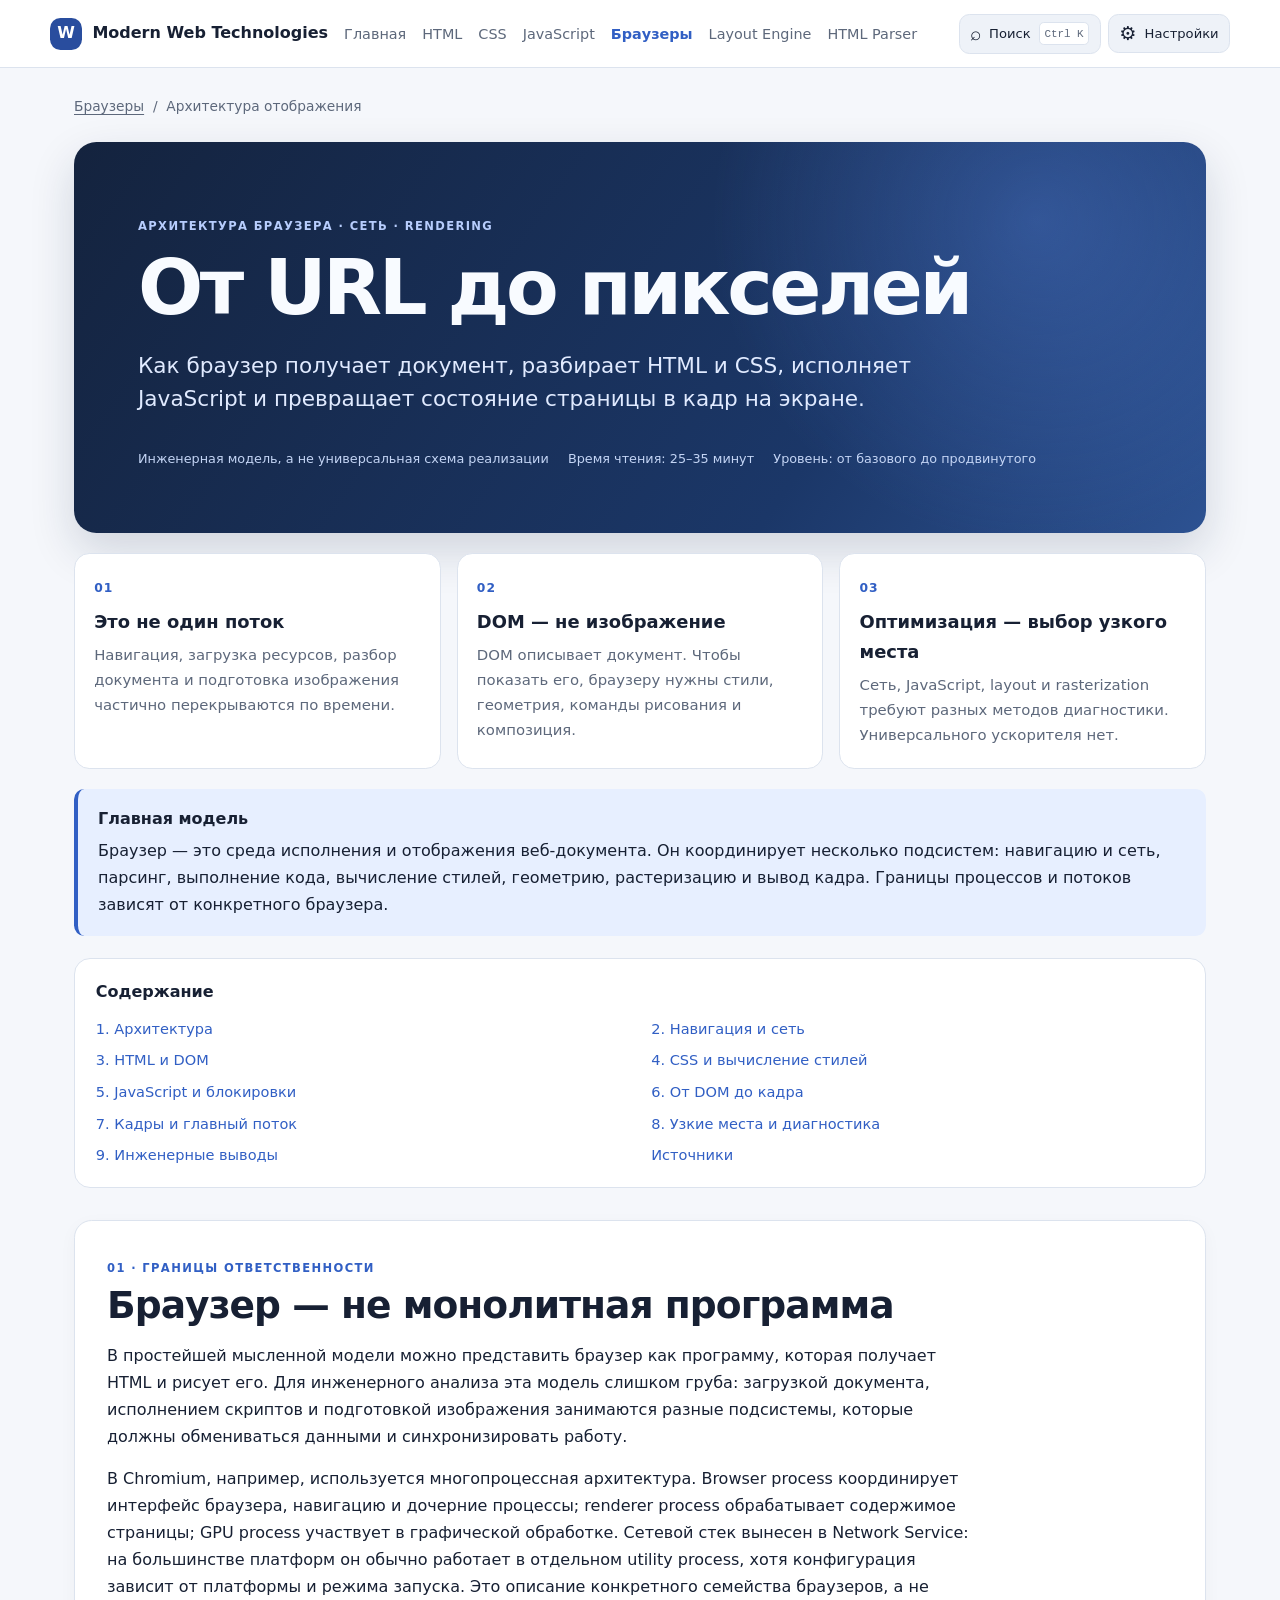
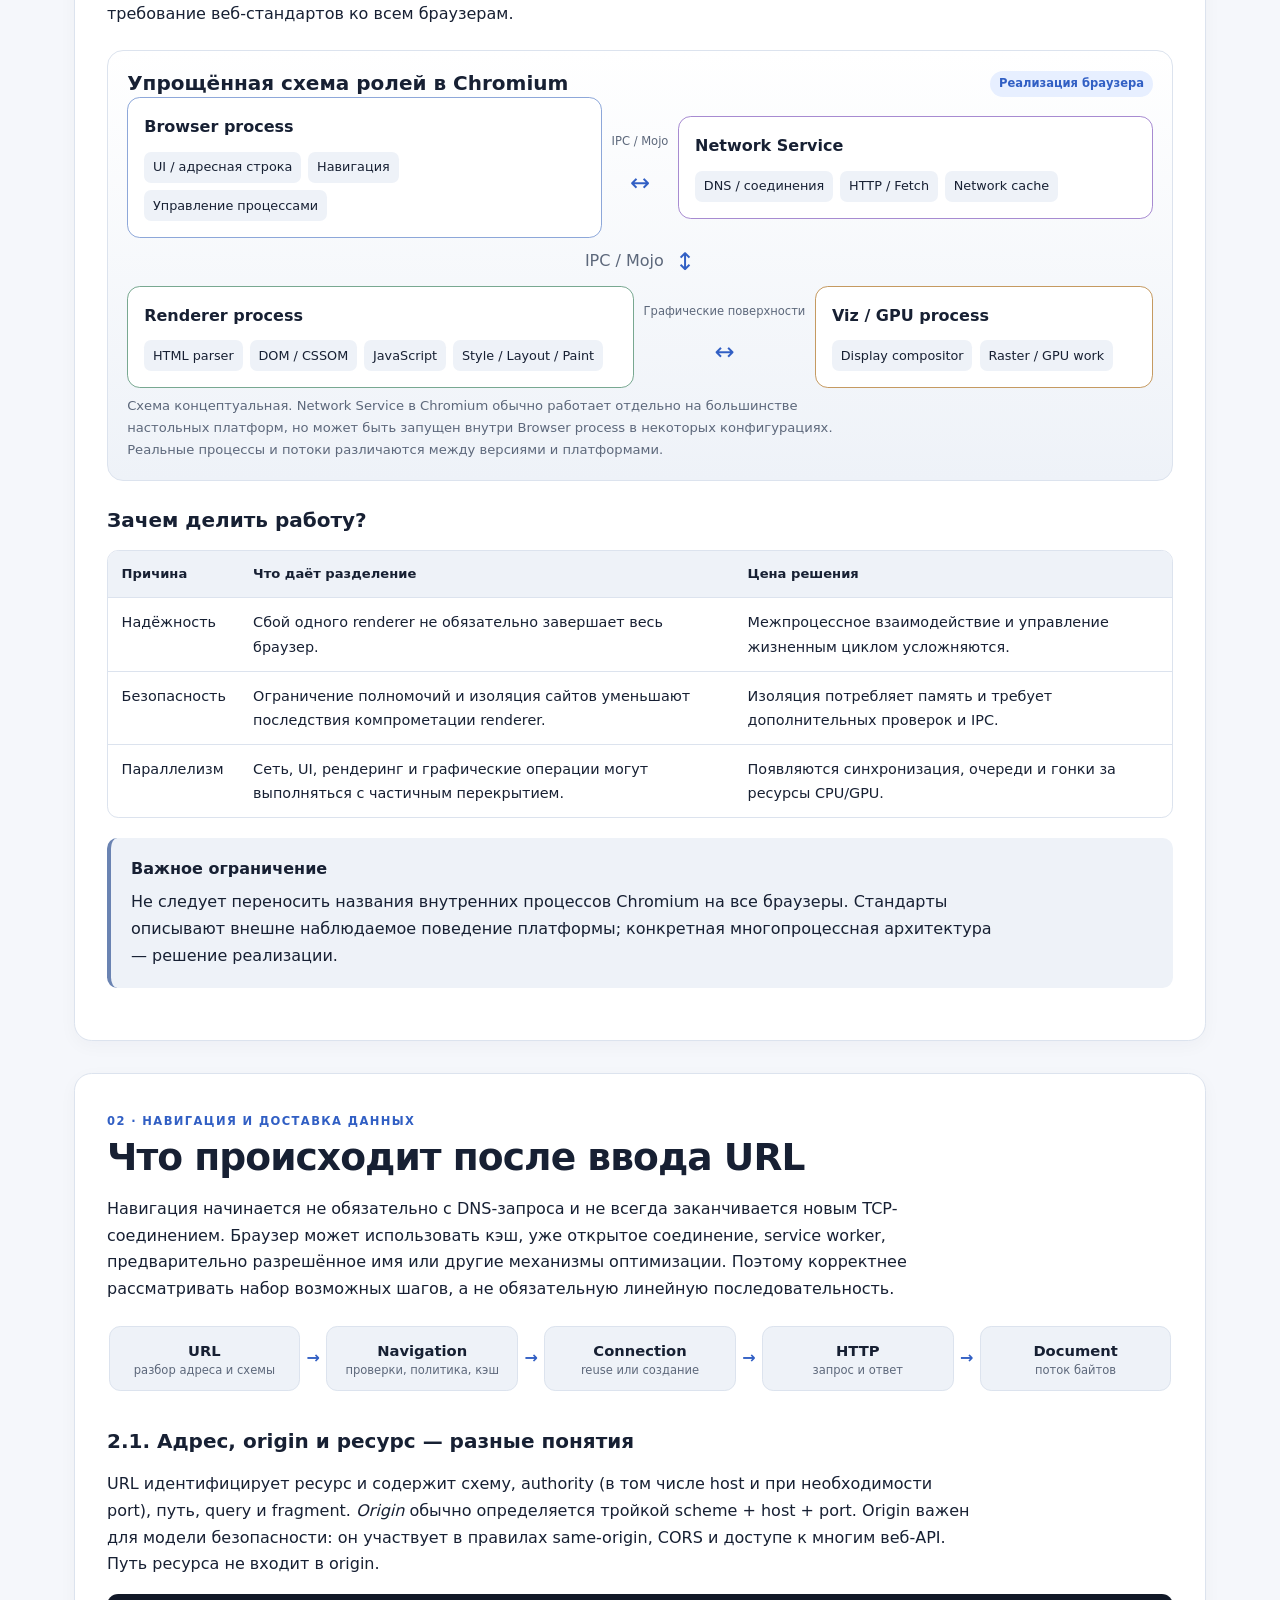
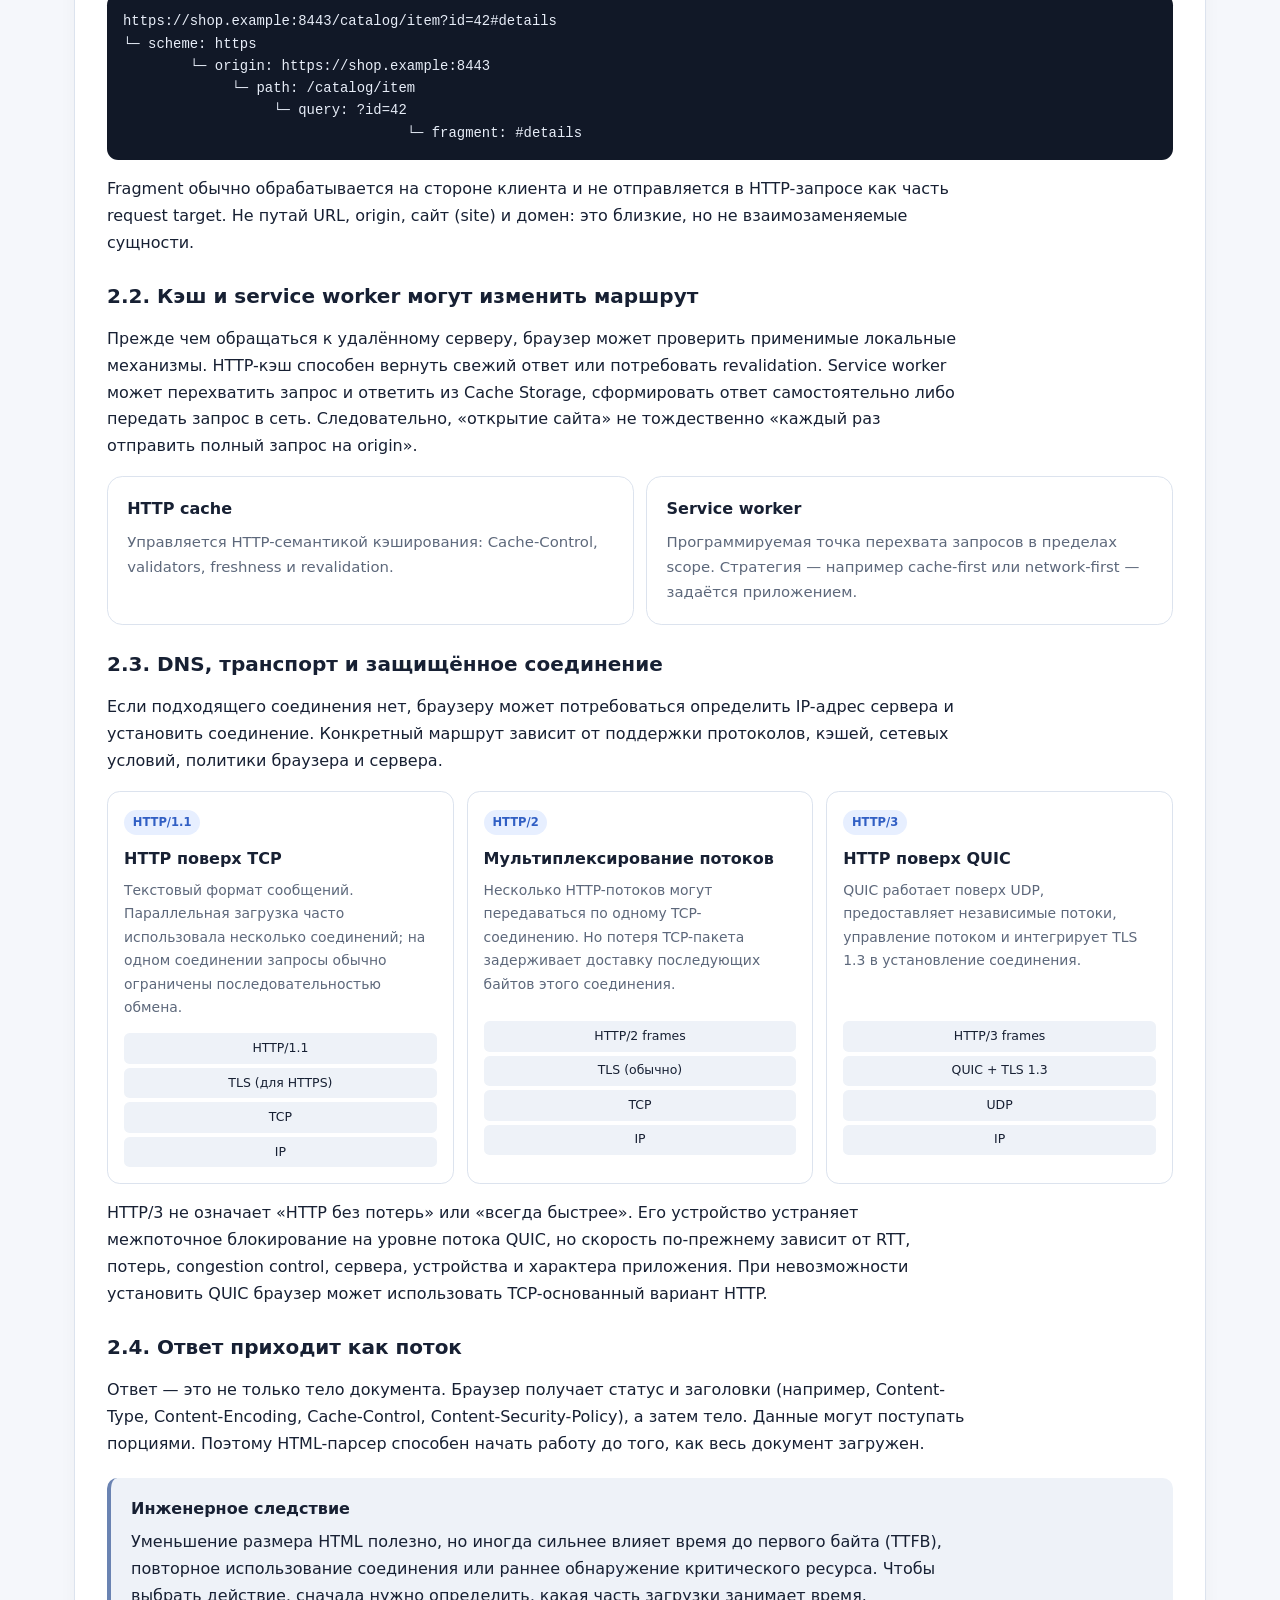
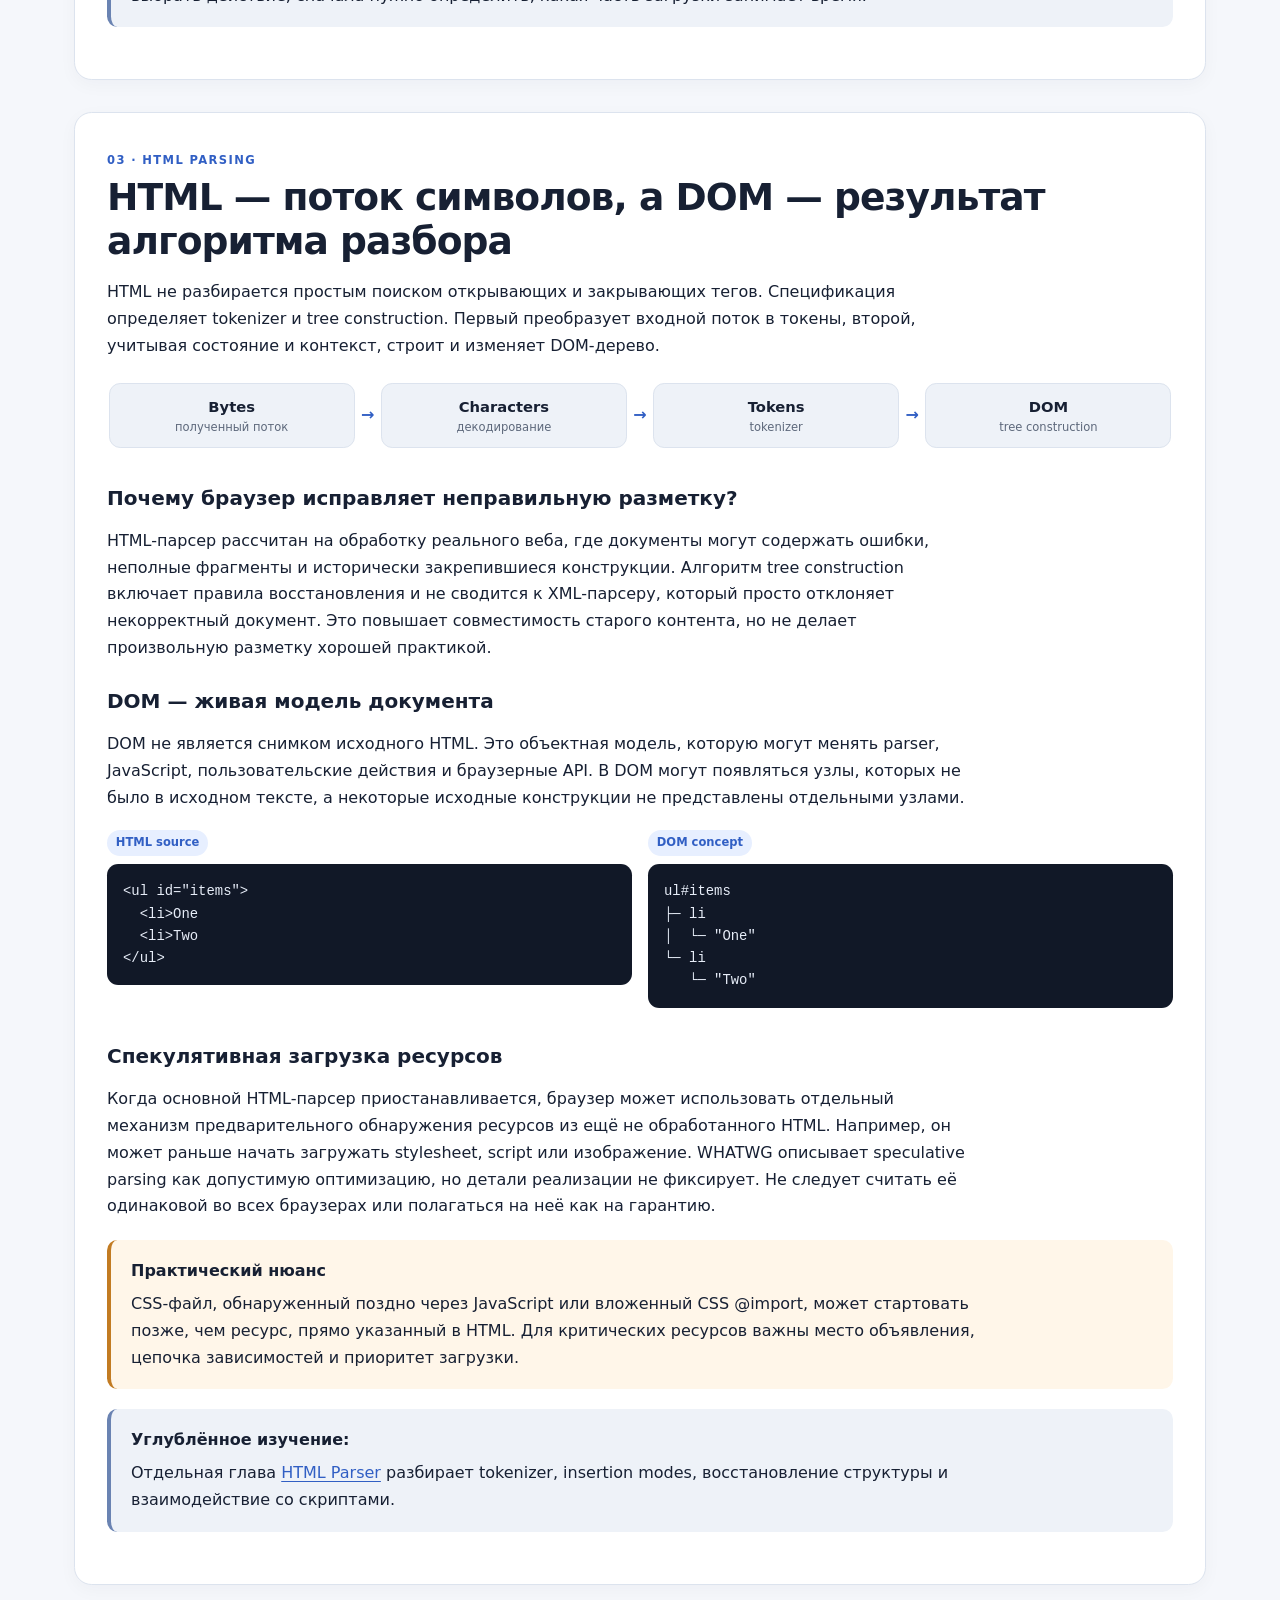
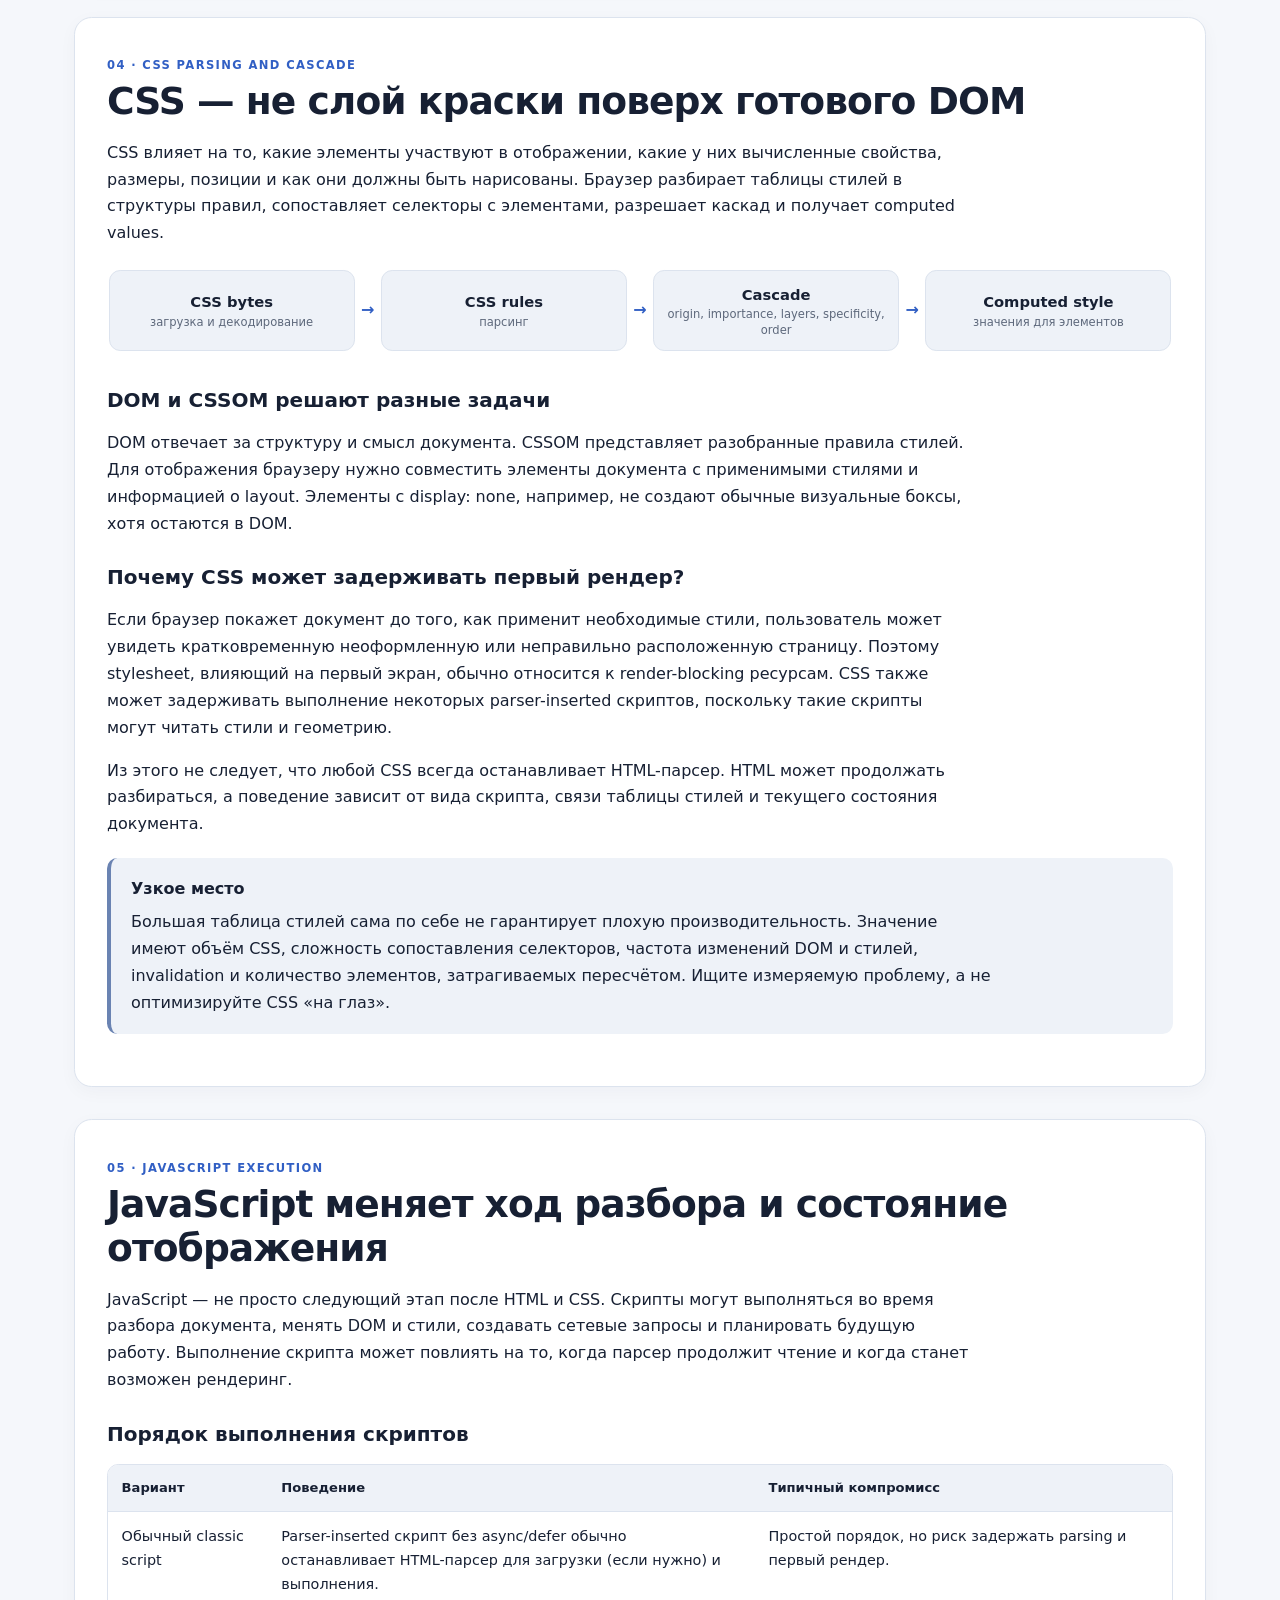
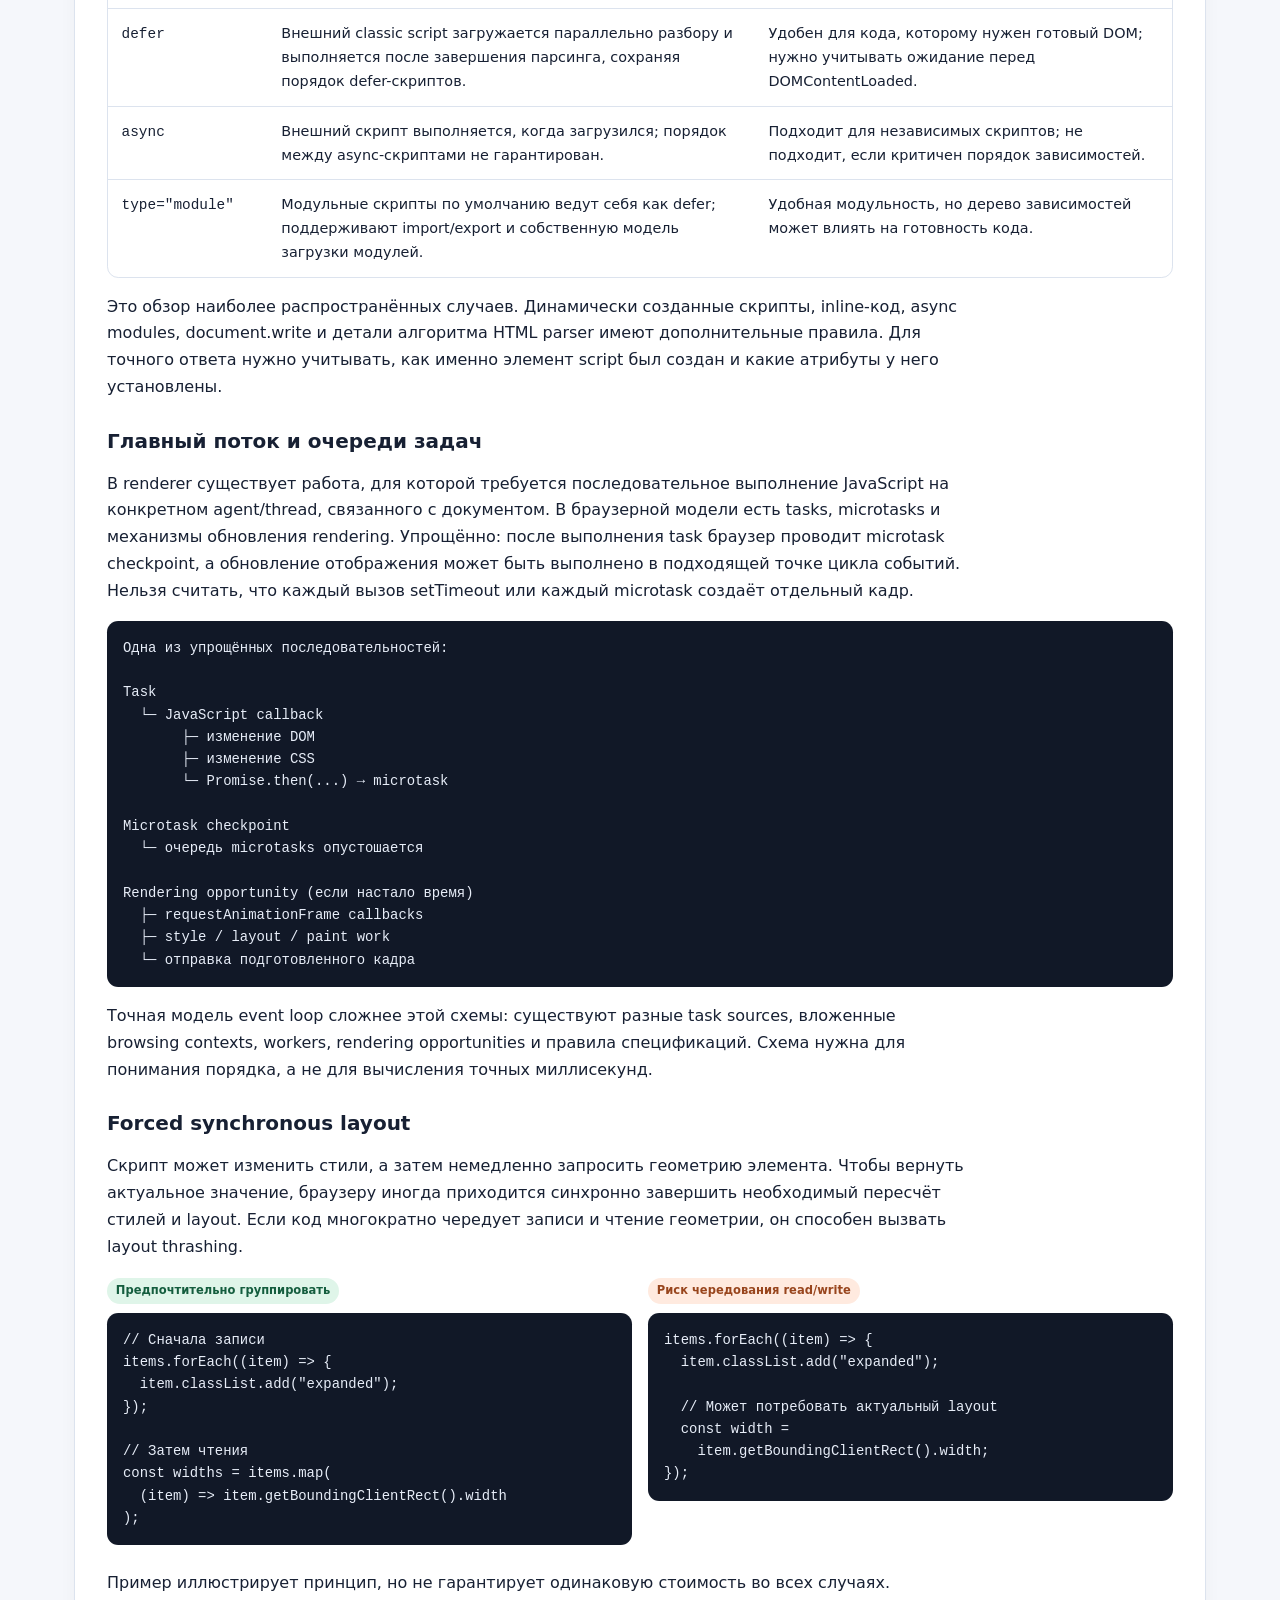
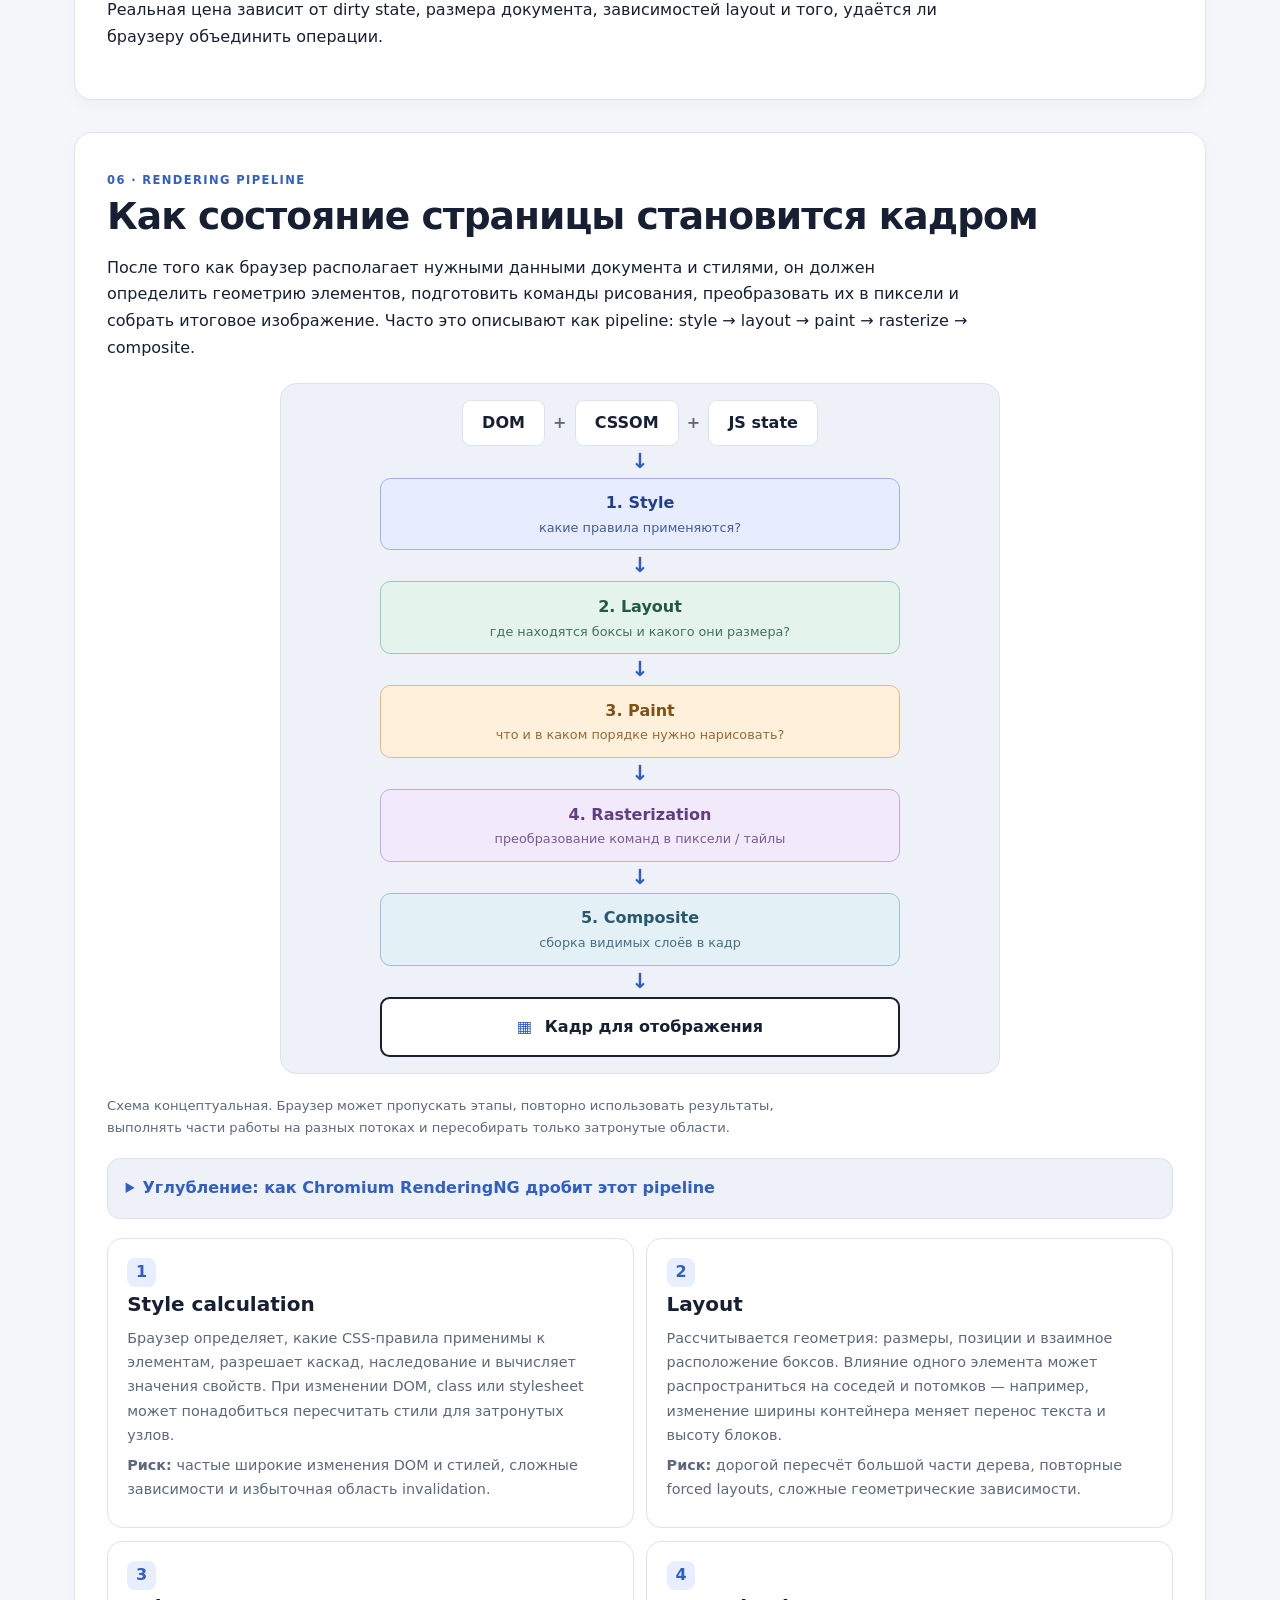
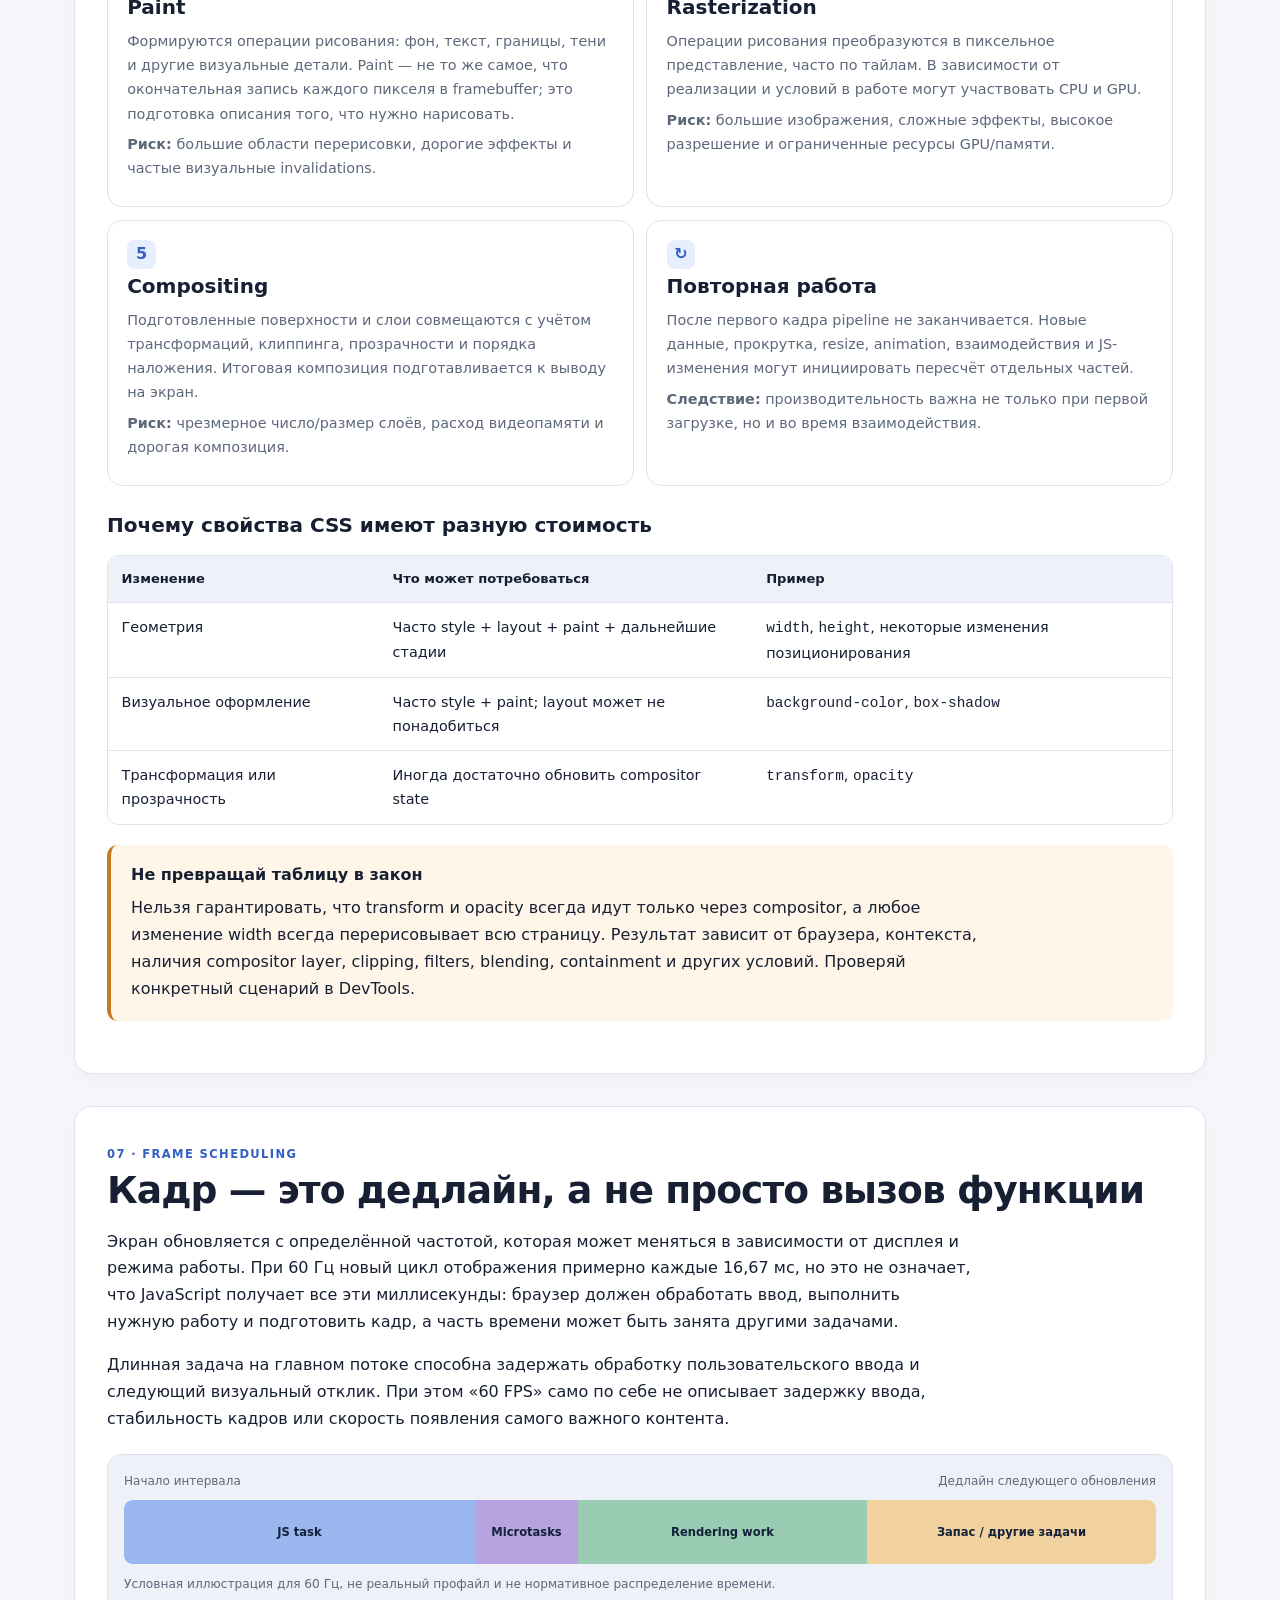
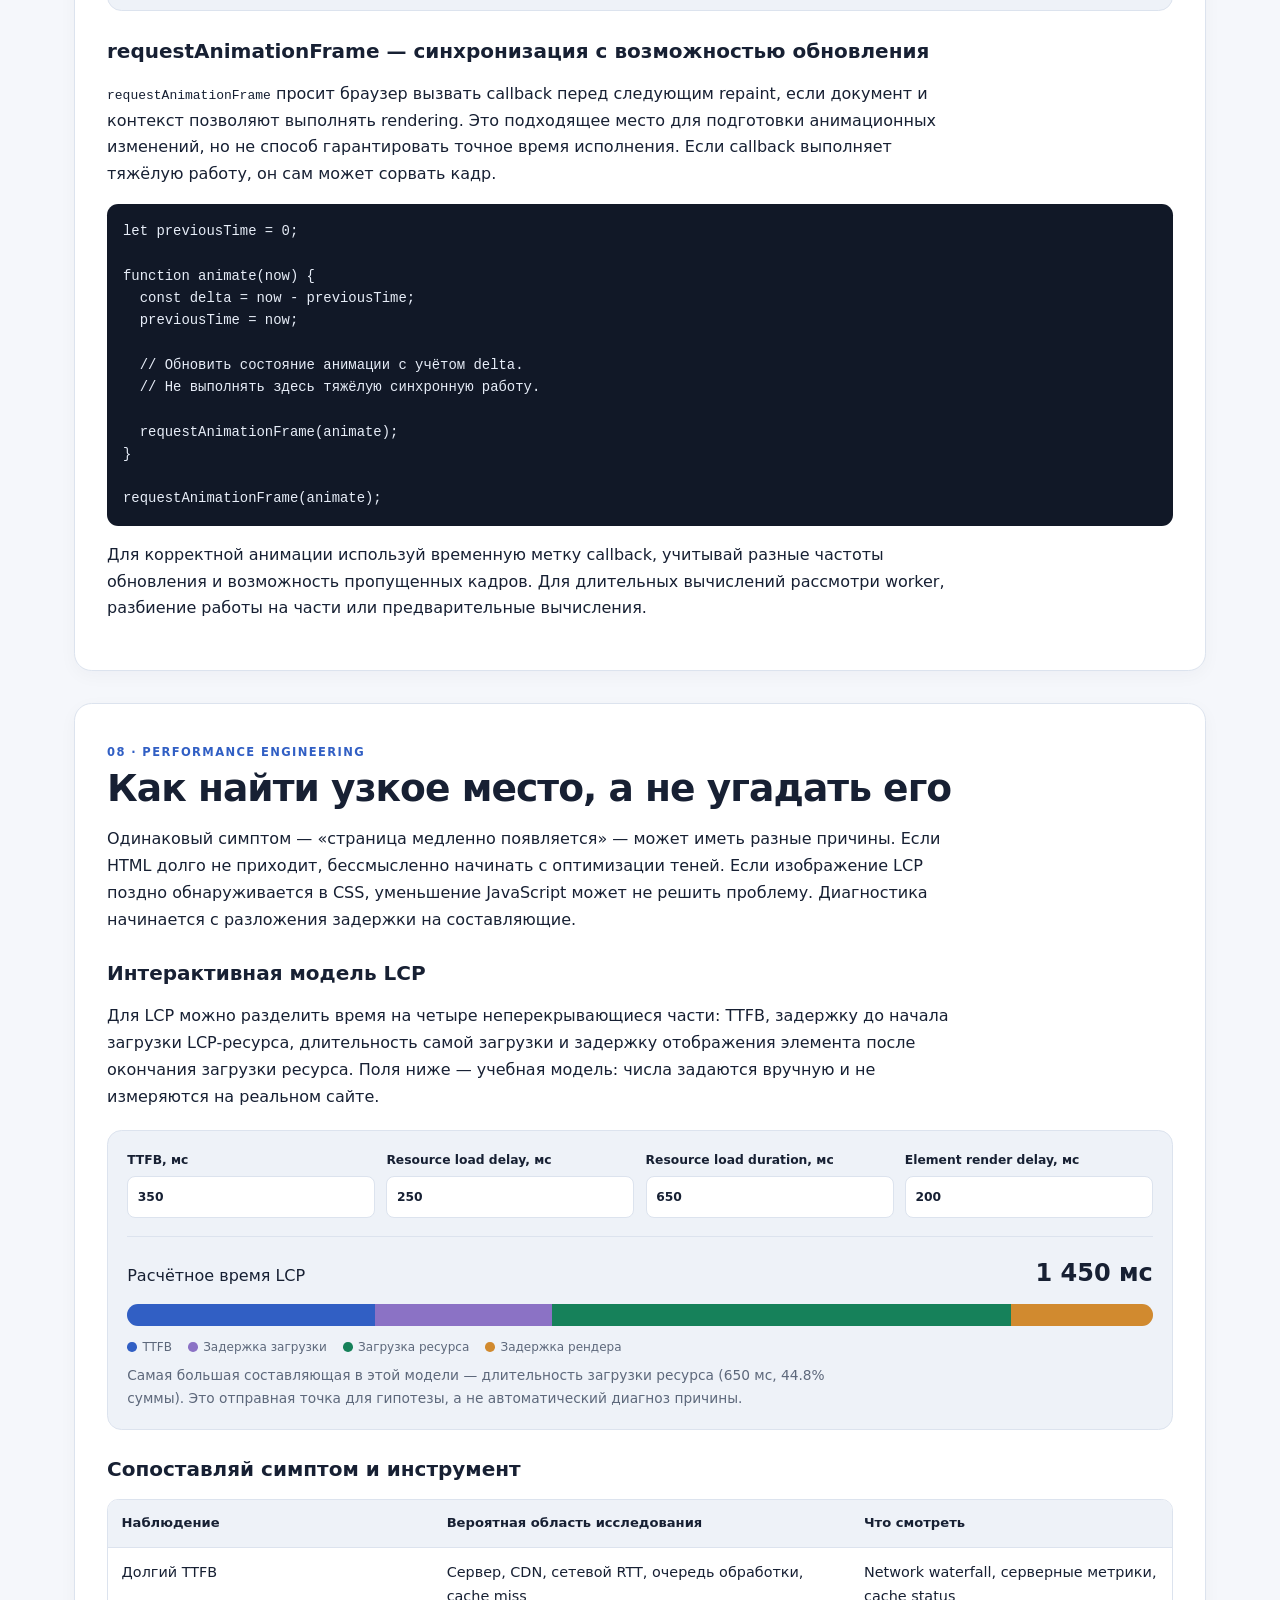
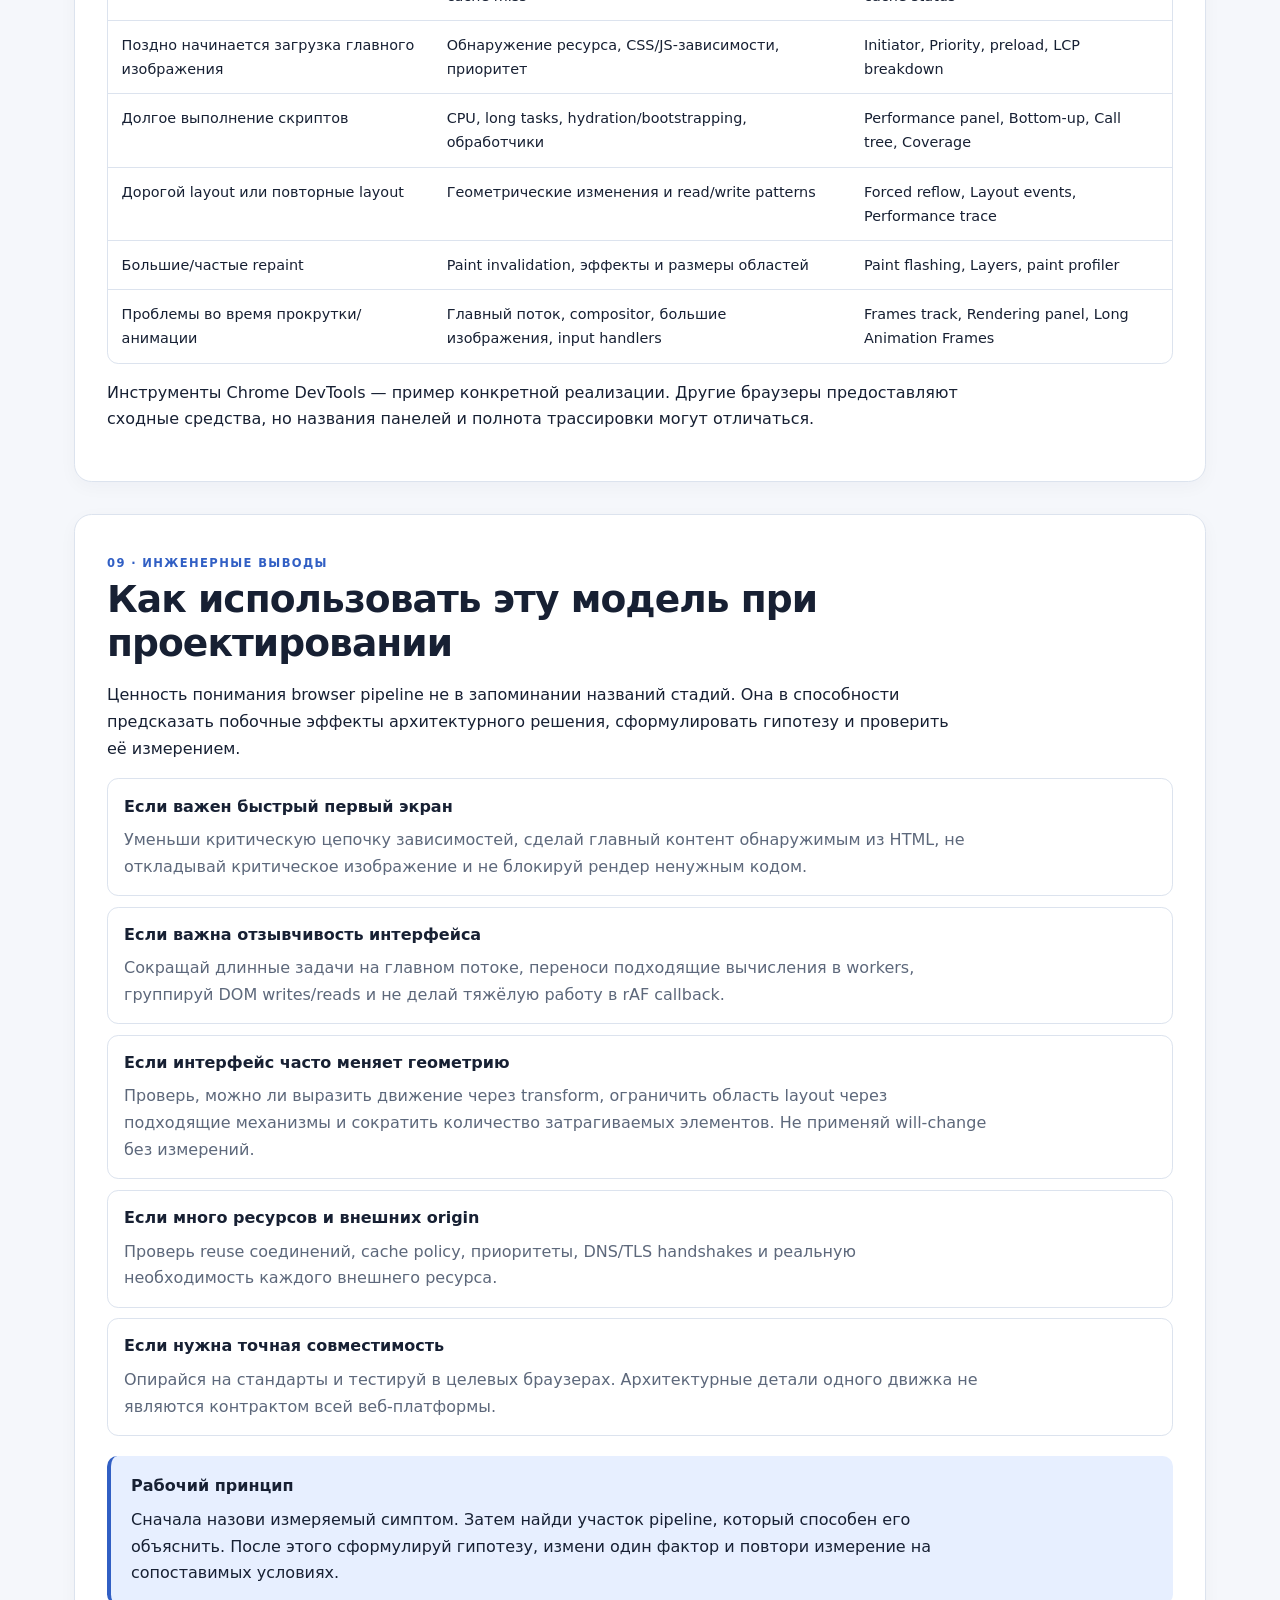
<file: chapters/browser-pipeline.html>
<!doctype html>
<html lang="ru">
<head>
  <meta charset="utf-8">
  <meta name="viewport" content="width=device-width, initial-scale=1">
  <meta name="description" content="Инженерное объяснение пути от URL до пикселей: навигация, сеть, HTML, CSS, JavaScript, layout, paint и compositing.">
  <meta name="theme-color" content="#111827">
  <title>От URL до пикселей — как работает браузер</title>
  <link rel="stylesheet" href="../assets/browser-pipeline.css">
  <script src="../assets/browser-pipeline.js" defer></script>
</head>
<body class="bp-page">
  <a class="bp-skip-link" href="#main">Перейти к содержанию</a>
  <header class="bp-topbar">
    <a class="bp-brand" href="../index.html" aria-label="На главную проекта">
      <span class="bp-brand-mark">W</span>
      <span>Modern Web Technologies</span>
    </a>
    <nav class="bp-nav" aria-label="Навигация по проекту">
      <a href="../index.html">Главная</a>
      <a href="../html.html">HTML</a>
      <a href="../css.html">CSS</a>
      <a href="../javascript.html">JavaScript</a>
      <a href="../browsers.html" aria-current="page">Браузеры</a>
      <a href="layout-engine.html">Layout Engine</a>
      <a href="html-parser.html">HTML Parser</a>
    </nav>
    <div class="bp-toolbar" aria-label="Инструменты страницы">
      <button class="bp-tool-button" id="bp-open-search" type="button" aria-haspopup="dialog" aria-controls="bp-search-dialog" title="Поиск (Ctrl+K)"><span aria-hidden="true">⌕</span><span>Поиск</span><kbd>Ctrl K</kbd></button>
      <button class="bp-tool-button bp-tool-icon" id="bp-open-settings" type="button" aria-haspopup="dialog" aria-controls="bp-settings-dialog" title="Настройки отображения"><span aria-hidden="true">⚙</span><span class="bp-tool-label">Настройки</span></button>
    </div>
  </header>


  <div class="bp-dialog-backdrop" id="bp-search-dialog" hidden>
    <section class="bp-dialog bp-search-dialog" role="dialog" aria-modal="true" aria-labelledby="bp-search-title">
      <div class="bp-dialog-head"><div><p class="bp-dialog-kicker">ПОИСК ПО ТЕКУЩЕЙ ГЛАВЕ</p><h2 id="bp-search-title">Найти в материале</h2></div><button class="bp-dialog-close" type="button" data-close-dialog aria-label="Закрыть поиск">×</button></div>
      <label class="bp-search-field"><span aria-hidden="true">⌕</span><input id="bp-search-input" type="search" placeholder="Термин, механизм, технология…" autocomplete="off"><kbd>Esc</kbd></label>
      <p class="bp-search-hint">Ищет в заголовках и тексте главы. Нажмите Enter для первого результата.</p>
      <div id="bp-search-results" class="bp-search-results" role="listbox" aria-label="Результаты поиска"><div class="bp-search-empty">Начните вводить запрос.</div></div>
    </section>
  </div>
  <div class="bp-dialog-backdrop" id="bp-settings-dialog" hidden>
    <section class="bp-dialog bp-settings-dialog" role="dialog" aria-modal="true" aria-labelledby="bp-settings-title">
      <div class="bp-dialog-head"><div><p class="bp-dialog-kicker">ПЕРСОНАЛИЗАЦИЯ</p><h2 id="bp-settings-title">Настройки страницы</h2></div><button class="bp-dialog-close" type="button" data-close-dialog aria-label="Закрыть настройки">×</button></div>
      <div class="bp-settings-body">
        <label class="bp-setting-row"><span><b>Тема</b><small>Цветовая схема интерфейса</small></span><select id="bp-setting-theme"><option value="system">Системная</option><option value="light">Светлая</option><option value="dark">Тёмная</option></select></label>
        <label class="bp-setting-row"><span><b>Размер текста</b><small>Для основного материала</small></span><select id="bp-setting-font"><option value="normal">Обычный</option><option value="large">Крупнее</option><option value="larger">Максимальный</option></select></label>
        <label class="bp-setting-row"><span><b>Ширина чтения</b><small>Длина строки и ширина страницы</small></span><select id="bp-setting-width"><option value="standard">Стандартная</option><option value="wide">Широкая</option><option value="narrow">Узкая</option></select></label>
        <label class="bp-setting-row"><span><b>Интервал строк</b><small>Вертикальный ритм текста</small></span><select id="bp-setting-spacing"><option value="standard">Стандартный</option><option value="relaxed">Свободный</option><option value="compact">Компактный</option></select></label>
        <label class="bp-setting-row bp-setting-toggle"><span><b>Уменьшить анимацию</b><small>Отключить эффекты движения</small></span><input type="checkbox" id="bp-setting-motion"></label>
      </div>
      <div class="bp-dialog-footer"><button id="bp-settings-reset" type="button" class="bp-secondary-button">Сбросить</button><button id="bp-settings-done" type="button" class="bp-primary-button">Готово</button></div>
    </section>
  </div>

  <main id="main" class="bp-shell">
    <div class="bp-breadcrumb"><a href="../browsers.html">Браузеры</a><span aria-hidden="true">/</span><span>Архитектура отображения</span></div>

    <section class="bp-hero">
      <p class="bp-eyebrow">АРХИТЕКТУРА БРАУЗЕРА · СЕТЬ · RENDERING</p>
      <h1>От URL до пикселей</h1>
      <p class="bp-lead">Как браузер получает документ, разбирает HTML и CSS, исполняет JavaScript и превращает состояние страницы в кадр на экране.</p>
      <div class="bp-hero-meta">
        <span>Инженерная модель, а не универсальная схема реализации</span>
        <span>Время чтения: 25–35 минут</span>
        <span>Уровень: от базового до продвинутого</span>
      </div>
    </section>

    <section class="bp-thesis-grid" aria-label="Ключевые идеи">
      <article class="bp-thesis"><span class="bp-number">01</span><h2>Это не один поток</h2><p>Навигация, загрузка ресурсов, разбор документа и подготовка изображения частично перекрываются по времени.</p></article>
      <article class="bp-thesis"><span class="bp-number">02</span><h2>DOM — не изображение</h2><p>DOM описывает документ. Чтобы показать его, браузеру нужны стили, геометрия, команды рисования и композиция.</p></article>
      <article class="bp-thesis"><span class="bp-number">03</span><h2>Оптимизация — выбор узкого места</h2><p>Сеть, JavaScript, layout и rasterization требуют разных методов диагностики. Универсального ускорителя нет.</p></article>
    </section>

    <aside class="bp-callout bp-callout-key">
      <strong>Главная модель</strong>
      <p>Браузер — это среда исполнения и отображения веб-документа. Он координирует несколько подсистем: навигацию и сеть, парсинг, выполнение кода, вычисление стилей, геометрию, растеризацию и вывод кадра. Границы процессов и потоков зависят от конкретного браузера.</p>
    </aside>

    <nav class="bp-toc" aria-label="Содержание главы">
      <div class="bp-toc-title">Содержание</div>
      <div class="bp-toc-grid">
        <a href="#architecture">1. Архитектура</a>
        <a href="#navigation">2. Навигация и сеть</a>
        <a href="#html">3. HTML и DOM</a>
        <a href="#css">4. CSS и вычисление стилей</a>
        <a href="#javascript">5. JavaScript и блокировки</a>
        <a href="#rendering">6. От DOM до кадра</a>
        <a href="#frames">7. Кадры и главный поток</a>
        <a href="#bottlenecks">8. Узкие места и диагностика</a>
        <a href="#decisions">9. Инженерные выводы</a>
        <a href="#sources">Источники</a>
      </div>
    </nav>

    <section id="architecture" class="bp-section">
      <p class="bp-section-kicker">01 · ГРАНИЦЫ ОТВЕТСТВЕННОСТИ</p>
      <h2>Браузер — не монолитная программа</h2>
      <p>В простейшей мысленной модели можно представить браузер как программу, которая получает HTML и рисует его. Для инженерного анализа эта модель слишком груба: загрузкой документа, исполнением скриптов и подготовкой изображения занимаются разные подсистемы, которые должны обмениваться данными и синхронизировать работу.</p>
      <p>В Chromium, например, используется многопроцессная архитектура. Browser process координирует интерфейс браузера, навигацию и дочерние процессы; renderer process обрабатывает содержимое страницы; GPU process участвует в графической обработке. Сетевой стек вынесен в Network Service: на большинстве платформ он обычно работает в отдельном utility process, хотя конфигурация зависит от платформы и режима запуска. Это описание конкретного семейства браузеров, а не требование веб-стандартов ко всем браузерам.</p>

      <div class="bp-diagram-card">
        <div class="bp-diagram-heading"><h3>Упрощённая схема ролей в Chromium</h3><span class="bp-tag">Реализация браузера</span></div>
        <div class="bp-process-diagram" role="img" aria-label="Схема: Browser process координирует UI, навигацию, сеть и хранилище; Renderer process разбирает HTML, выполняет JavaScript и рассчитывает отображение; GPU process участвует в графической обработке.">
          <div class="bp-process-row bp-process-row-top">
            <div class="bp-process bp-process-browser"><b>Browser process</b><div class="bp-process-items"><span>UI / адресная строка</span><span>Навигация</span><span>Управление процессами</span></div></div>
            <div class="bp-process-connector bp-process-connector-side"><span>IPC / Mojo</span><i aria-hidden="true">↔</i></div>
            <div class="bp-process bp-process-network"><b>Network Service</b><div class="bp-process-items"><span>DNS / соединения</span><span>HTTP / Fetch</span><span>Network cache</span></div></div>
          </div>
          <div class="bp-process-connector"><span>IPC / Mojo</span><i aria-hidden="true">↕</i></div>
          <div class="bp-process-row">
            <div class="bp-process bp-process-renderer"><b>Renderer process</b><div class="bp-process-items"><span>HTML parser</span><span>DOM / CSSOM</span><span>JavaScript</span><span>Style / Layout / Paint</span></div></div>
            <div class="bp-process-connector bp-process-connector-side"><span>Графические поверхности</span><i aria-hidden="true">↔</i></div>
            <div class="bp-process bp-process-gpu"><b>Viz / GPU process</b><div class="bp-process-items"><span>Display compositor</span><span>Raster / GPU work</span></div></div>
          </div>
          <p class="bp-diagram-footnote">Схема концептуальная. Network Service в Chromium обычно работает отдельно на большинстве настольных платформ, но может быть запущен внутри Browser process в некоторых конфигурациях. Реальные процессы и потоки различаются между версиями и платформами.</p>
        </div>
      </div>

      <h3>Зачем делить работу?</h3>
      <div class="bp-table-wrap"><table><thead><tr><th>Причина</th><th>Что даёт разделение</th><th>Цена решения</th></tr></thead><tbody>
        <tr><td>Надёжность</td><td>Сбой одного renderer не обязательно завершает весь браузер.</td><td>Межпроцессное взаимодействие и управление жизненным циклом усложняются.</td></tr>
        <tr><td>Безопасность</td><td>Ограничение полномочий и изоляция сайтов уменьшают последствия компрометации renderer.</td><td>Изоляция потребляет память и требует дополнительных проверок и IPC.</td></tr>
        <tr><td>Параллелизм</td><td>Сеть, UI, рендеринг и графические операции могут выполняться с частичным перекрытием.</td><td>Появляются синхронизация, очереди и гонки за ресурсы CPU/GPU.</td></tr>
      </tbody></table></div>
      <aside class="bp-callout"><strong>Важное ограничение</strong><p>Не следует переносить названия внутренних процессов Chromium на все браузеры. Стандарты описывают внешне наблюдаемое поведение платформы; конкретная многопроцессная архитектура — решение реализации.</p></aside>
    </section>

    <section id="navigation" class="bp-section">
      <p class="bp-section-kicker">02 · НАВИГАЦИЯ И ДОСТАВКА ДАННЫХ</p>
      <h2>Что происходит после ввода URL</h2>
      <p>Навигация начинается не обязательно с DNS-запроса и не всегда заканчивается новым TCP-соединением. Браузер может использовать кэш, уже открытое соединение, service worker, предварительно разрешённое имя или другие механизмы оптимизации. Поэтому корректнее рассматривать набор возможных шагов, а не обязательную линейную последовательность.</p>

      <div class="bp-flow" aria-label="Этапы навигации">
        <div class="bp-flow-node"><b>URL</b><small>разбор адреса и схемы</small></div><span class="bp-flow-arrow">→</span>
        <div class="bp-flow-node"><b>Navigation</b><small>проверки, политика, кэш</small></div><span class="bp-flow-arrow">→</span>
        <div class="bp-flow-node"><b>Connection</b><small>reuse или создание</small></div><span class="bp-flow-arrow">→</span>
        <div class="bp-flow-node"><b>HTTP</b><small>запрос и ответ</small></div><span class="bp-flow-arrow">→</span>
        <div class="bp-flow-node"><b>Document</b><small>поток байтов</small></div>
      </div>

      <h3>2.1. Адрес, origin и ресурс — разные понятия</h3>
      <p>URL идентифицирует ресурс и содержит схему, authority (в том числе host и при необходимости port), путь, query и fragment. <em>Origin</em> обычно определяется тройкой scheme + host + port. Origin важен для модели безопасности: он участвует в правилах same-origin, CORS и доступе к многим веб-API. Путь ресурса не входит в origin.</p>
      <pre class="bp-code"><code>https://shop.example:8443/catalog/item?id=42#details
└─ scheme: https
        └─ origin: https://shop.example:8443
             └─ path: /catalog/item
                  └─ query: ?id=42
                                  └─ fragment: #details</code></pre>
      <p>Fragment обычно обрабатывается на стороне клиента и не отправляется в HTTP-запросе как часть request target. Не путай URL, origin, сайт (site) и домен: это близкие, но не взаимозаменяемые сущности.</p>

      <h3>2.2. Кэш и service worker могут изменить маршрут</h3>
      <p>Прежде чем обращаться к удалённому серверу, браузер может проверить применимые локальные механизмы. HTTP-кэш способен вернуть свежий ответ или потребовать revalidation. Service worker может перехватить запрос и ответить из Cache Storage, сформировать ответ самостоятельно либо передать запрос в сеть. Следовательно, «открытие сайта» не тождественно «каждый раз отправить полный запрос на origin».</p>
      <div class="bp-two-col">
        <article class="bp-mini-card"><h4>HTTP cache</h4><p>Управляется HTTP-семантикой кэширования: Cache-Control, validators, freshness и revalidation.</p></article>
        <article class="bp-mini-card"><h4>Service worker</h4><p>Программируемая точка перехвата запросов в пределах scope. Стратегия — например cache-first или network-first — задаётся приложением.</p></article>
      </div>

      <h3>2.3. DNS, транспорт и защищённое соединение</h3>
      <p>Если подходящего соединения нет, браузеру может потребоваться определить IP-адрес сервера и установить соединение. Конкретный маршрут зависит от поддержки протоколов, кэшей, сетевых условий, политики браузера и сервера.</p>
      <div class="bp-protocol-grid">
        <article class="bp-protocol"><span class="bp-tag">HTTP/1.1</span><h4>HTTP поверх TCP</h4><p>Текстовый формат сообщений. Параллельная загрузка часто использовала несколько соединений; на одном соединении запросы обычно ограничены последовательностью обмена.</p><div class="bp-stack"><span>HTTP/1.1</span><span>TLS (для HTTPS)</span><span>TCP</span><span>IP</span></div></article>
        <article class="bp-protocol"><span class="bp-tag">HTTP/2</span><h4>Мультиплексирование потоков</h4><p>Несколько HTTP-потоков могут передаваться по одному TCP-соединению. Но потеря TCP-пакета задерживает доставку последующих байтов этого соединения.</p><div class="bp-stack"><span>HTTP/2 frames</span><span>TLS (обычно)</span><span>TCP</span><span>IP</span></div></article>
        <article class="bp-protocol"><span class="bp-tag">HTTP/3</span><h4>HTTP поверх QUIC</h4><p>QUIC работает поверх UDP, предоставляет независимые потоки, управление потоком и интегрирует TLS 1.3 в установление соединения.</p><div class="bp-stack"><span>HTTP/3 frames</span><span>QUIC + TLS 1.3</span><span>UDP</span><span>IP</span></div></article>
      </div>
      <p>HTTP/3 не означает «HTTP без потерь» или «всегда быстрее». Его устройство устраняет межпоточное блокирование на уровне потока QUIC, но скорость по-прежнему зависит от RTT, потерь, congestion control, сервера, устройства и характера приложения. При невозможности установить QUIC браузер может использовать TCP-основанный вариант HTTP.</p>

      <h3>2.4. Ответ приходит как поток</h3>
      <p>Ответ — это не только тело документа. Браузер получает статус и заголовки (например, Content-Type, Content-Encoding, Cache-Control, Content-Security-Policy), а затем тело. Данные могут поступать порциями. Поэтому HTML-парсер способен начать работу до того, как весь документ загружен.</p>
      <aside class="bp-callout"><strong>Инженерное следствие</strong><p>Уменьшение размера HTML полезно, но иногда сильнее влияет время до первого байта (TTFB), повторное использование соединения или раннее обнаружение критического ресурса. Чтобы выбрать действие, сначала нужно определить, какая часть загрузки занимает время.</p></aside>
    </section>

    <section id="html" class="bp-section">
      <p class="bp-section-kicker">03 · HTML PARSING</p>
      <h2>HTML — поток символов, а DOM — результат алгоритма разбора</h2>
      <p>HTML не разбирается простым поиском открывающих и закрывающих тегов. Спецификация определяет tokenizer и tree construction. Первый преобразует входной поток в токены, второй, учитывая состояние и контекст, строит и изменяет DOM-дерево.</p>
      <div class="bp-flow bp-flow-three">
        <div class="bp-flow-node"><b>Bytes</b><small>полученный поток</small></div><span class="bp-flow-arrow">→</span>
        <div class="bp-flow-node"><b>Characters</b><small>декодирование</small></div><span class="bp-flow-arrow">→</span>
        <div class="bp-flow-node"><b>Tokens</b><small>tokenizer</small></div><span class="bp-flow-arrow">→</span>
        <div class="bp-flow-node"><b>DOM</b><small>tree construction</small></div>
      </div>
      <h3>Почему браузер исправляет неправильную разметку?</h3>
      <p>HTML-парсер рассчитан на обработку реального веба, где документы могут содержать ошибки, неполные фрагменты и исторически закрепившиеся конструкции. Алгоритм tree construction включает правила восстановления и не сводится к XML-парсеру, который просто отклоняет некорректный документ. Это повышает совместимость старого контента, но не делает произвольную разметку хорошей практикой.</p>
      <h3>DOM — живая модель документа</h3>
      <p>DOM не является снимком исходного HTML. Это объектная модель, которую могут менять parser, JavaScript, пользовательские действия и браузерные API. В DOM могут появляться узлы, которых не было в исходном тексте, а некоторые исходные конструкции не представлены отдельными узлами.</p>
      <div class="bp-code-compare">
        <div><span class="bp-tag">HTML source</span><pre class="bp-code"><code>&lt;ul id="items"&gt;
  &lt;li&gt;One
  &lt;li&gt;Two
&lt;/ul&gt;</code></pre></div>
        <div><span class="bp-tag">DOM concept</span><pre class="bp-code"><code>ul#items
├─ li
│  └─ "One"
└─ li
   └─ "Two"</code></pre></div>
      </div>
      <h3>Спекулятивная загрузка ресурсов</h3>
      <p>Когда основной HTML-парсер приостанавливается, браузер может использовать отдельный механизм предварительного обнаружения ресурсов из ещё не обработанного HTML. Например, он может раньше начать загружать stylesheet, script или изображение. WHATWG описывает speculative parsing как допустимую оптимизацию, но детали реализации не фиксирует. Не следует считать её одинаковой во всех браузерах или полагаться на неё как на гарантию.</p>
      <aside class="bp-callout bp-callout-warning"><strong>Практический нюанс</strong><p>CSS-файл, обнаруженный поздно через JavaScript или вложенный CSS @import, может стартовать позже, чем ресурс, прямо указанный в HTML. Для критических ресурсов важны место объявления, цепочка зависимостей и приоритет загрузки.</p></aside>
      <div class="bp-callout"><strong>Углублённое изучение:</strong><p>Отдельная глава <a href="html-parser.html">HTML Parser</a> разбирает tokenizer, insertion modes, восстановление структуры и взаимодействие со скриптами.</p></div>
    </section>

    <section id="css" class="bp-section">
      <p class="bp-section-kicker">04 · CSS PARSING AND CASCADE</p>
      <h2>CSS — не слой краски поверх готового DOM</h2>
      <p>CSS влияет на то, какие элементы участвуют в отображении, какие у них вычисленные свойства, размеры, позиции и как они должны быть нарисованы. Браузер разбирает таблицы стилей в структуры правил, сопоставляет селекторы с элементами, разрешает каскад и получает computed values.</p>
      <div class="bp-flow bp-flow-three">
        <div class="bp-flow-node"><b>CSS bytes</b><small>загрузка и декодирование</small></div><span class="bp-flow-arrow">→</span>
        <div class="bp-flow-node"><b>CSS rules</b><small>парсинг</small></div><span class="bp-flow-arrow">→</span>
        <div class="bp-flow-node"><b>Cascade</b><small>origin, importance, layers, specificity, order</small></div><span class="bp-flow-arrow">→</span>
        <div class="bp-flow-node"><b>Computed style</b><small>значения для элементов</small></div>
      </div>
      <h3>DOM и CSSOM решают разные задачи</h3>
      <p>DOM отвечает за структуру и смысл документа. CSSOM представляет разобранные правила стилей. Для отображения браузеру нужно совместить элементы документа с применимыми стилями и информацией о layout. Элементы с display: none, например, не создают обычные визуальные боксы, хотя остаются в DOM.</p>
      <h3>Почему CSS может задерживать первый рендер?</h3>
      <p>Если браузер покажет документ до того, как применит необходимые стили, пользователь может увидеть кратковременную неоформленную или неправильно расположенную страницу. Поэтому stylesheet, влияющий на первый экран, обычно относится к render-blocking ресурсам. CSS также может задерживать выполнение некоторых parser-inserted скриптов, поскольку такие скрипты могут читать стили и геометрию.</p>
      <p>Из этого не следует, что любой CSS всегда останавливает HTML-парсер. HTML может продолжать разбираться, а поведение зависит от вида скрипта, связи таблицы стилей и текущего состояния документа.</p>
      <div class="bp-callout"><strong>Узкое место</strong><p>Большая таблица стилей сама по себе не гарантирует плохую производительность. Значение имеют объём CSS, сложность сопоставления селекторов, частота изменений DOM и стилей, invalidation и количество элементов, затрагиваемых пересчётом. Ищите измеряемую проблему, а не оптимизируйте CSS «на глаз».</p></div>
    </section>

    <section id="javascript" class="bp-section">
      <p class="bp-section-kicker">05 · JAVASCRIPT EXECUTION</p>
      <h2>JavaScript меняет ход разбора и состояние отображения</h2>
      <p>JavaScript — не просто следующий этап после HTML и CSS. Скрипты могут выполняться во время разбора документа, менять DOM и стили, создавать сетевые запросы и планировать будущую работу. Выполнение скрипта может повлиять на то, когда парсер продолжит чтение и когда станет возможен рендеринг.</p>
      <h3>Порядок выполнения скриптов</h3>
      <div class="bp-table-wrap"><table><thead><tr><th>Вариант</th><th>Поведение</th><th>Типичный компромисс</th></tr></thead><tbody>
        <tr><td>Обычный classic script</td><td>Parser-inserted скрипт без async/defer обычно останавливает HTML-парсер для загрузки (если нужно) и выполнения.</td><td>Простой порядок, но риск задержать parsing и первый рендер.</td></tr>
        <tr><td><code>defer</code></td><td>Внешний classic script загружается параллельно разбору и выполняется после завершения парсинга, сохраняя порядок defer-скриптов.</td><td>Удобен для кода, которому нужен готовый DOM; нужно учитывать ожидание перед DOMContentLoaded.</td></tr>
        <tr><td><code>async</code></td><td>Внешний скрипт выполняется, когда загрузился; порядок между async-скриптами не гарантирован.</td><td>Подходит для независимых скриптов; не подходит, если критичен порядок зависимостей.</td></tr>
        <tr><td><code>type="module"</code></td><td>Модульные скрипты по умолчанию ведут себя как defer; поддерживают import/export и собственную модель загрузки модулей.</td><td>Удобная модульность, но дерево зависимостей может влиять на готовность кода.</td></tr>
      </tbody></table></div>
      <p>Это обзор наиболее распространённых случаев. Динамически созданные скрипты, inline-код, async modules, document.write и детали алгоритма HTML parser имеют дополнительные правила. Для точного ответа нужно учитывать, как именно элемент script был создан и какие атрибуты у него установлены.</p>

      <h3>Главный поток и очереди задач</h3>
      <p>В renderer существует работа, для которой требуется последовательное выполнение JavaScript на конкретном agent/thread, связанного с документом. В браузерной модели есть tasks, microtasks и механизмы обновления rendering. Упрощённо: после выполнения task браузер проводит microtask checkpoint, а обновление отображения может быть выполнено в подходящей точке цикла событий. Нельзя считать, что каждый вызов setTimeout или каждый microtask создаёт отдельный кадр.</p>
      <pre class="bp-code"><code>Одна из упрощённых последовательностей:

Task
  └─ JavaScript callback
       ├─ изменение DOM
       ├─ изменение CSS
       └─ Promise.then(...) → microtask

Microtask checkpoint
  └─ очередь microtasks опустошается

Rendering opportunity (если настало время)
  ├─ requestAnimationFrame callbacks
  ├─ style / layout / paint work
  └─ отправка подготовленного кадра</code></pre>
      <p>Точная модель event loop сложнее этой схемы: существуют разные task sources, вложенные browsing contexts, workers, rendering opportunities и правила спецификаций. Схема нужна для понимания порядка, а не для вычисления точных миллисекунд.</p>
      <h3>Forced synchronous layout</h3>
      <p>Скрипт может изменить стили, а затем немедленно запросить геометрию элемента. Чтобы вернуть актуальное значение, браузеру иногда приходится синхронно завершить необходимый пересчёт стилей и layout. Если код многократно чередует записи и чтение геометрии, он способен вызвать layout thrashing.</p>
      <div class="bp-code-compare">
        <div><span class="bp-tag bp-tag-good">Предпочтительно группировать</span><pre class="bp-code"><code>// Сначала записи
items.forEach((item) =&gt; {
  item.classList.add("expanded");
});

// Затем чтения
const widths = items.map(
  (item) =&gt; item.getBoundingClientRect().width
);</code></pre></div>
        <div><span class="bp-tag bp-tag-bad">Риск чередования read/write</span><pre class="bp-code"><code>items.forEach((item) =&gt; {
  item.classList.add("expanded");

  // Может потребовать актуальный layout
  const width =
    item.getBoundingClientRect().width;
});</code></pre></div>
      </div>
      <p>Пример иллюстрирует принцип, но не гарантирует одинаковую стоимость во всех случаях. Реальная цена зависит от dirty state, размера документа, зависимостей layout и того, удаётся ли браузеру объединить операции.</p>
    </section>

    <section id="rendering" class="bp-section">
      <p class="bp-section-kicker">06 · RENDERING PIPELINE</p>
      <h2>Как состояние страницы становится кадром</h2>
      <p>После того как браузер располагает нужными данными документа и стилями, он должен определить геометрию элементов, подготовить команды рисования, преобразовать их в пиксели и собрать итоговое изображение. Часто это описывают как pipeline: style → layout → paint → rasterize → composite.</p>
      <div class="bp-render-diagram" role="img" aria-label="DOM и CSSOM переходят к вычислению стилей, затем layout, paint, rasterization, compositing и выводу на экран.">
        <div class="bp-render-inputs"><div>DOM</div><span>+</span><div>CSSOM</div><span>+</span><div>JS state</div></div>
        <div class="bp-render-arrow">↓</div>
        <div class="bp-render-stage bp-stage-style"><b>1. Style</b><small>какие правила применяются?</small></div>
        <div class="bp-render-arrow">↓</div>
        <div class="bp-render-stage bp-stage-layout"><b>2. Layout</b><small>где находятся боксы и какого они размера?</small></div>
        <div class="bp-render-arrow">↓</div>
        <div class="bp-render-stage bp-stage-paint"><b>3. Paint</b><small>что и в каком порядке нужно нарисовать?</small></div>
        <div class="bp-render-arrow">↓</div>
        <div class="bp-render-stage bp-stage-raster"><b>4. Rasterization</b><small>преобразование команд в пиксели / тайлы</small></div>
        <div class="bp-render-arrow">↓</div>
        <div class="bp-render-stage bp-stage-composite"><b>5. Composite</b><small>сборка видимых слоёв в кадр</small></div>
        <div class="bp-render-arrow">↓</div>
        <div class="bp-render-screen"><span aria-hidden="true">▦</span> Кадр для отображения</div>
      </div>
      <p class="bp-caption">Схема концептуальная. Браузер может пропускать этапы, повторно использовать результаты, выполнять части работы на разных потоках и пересобирать только затронутые области.</p>

      <details class="bp-deep-dive">
        <summary>Углубление: как Chromium RenderingNG дробит этот pipeline</summary>
        <p>В актуальной архитектуре RenderingNG общий цикл детализирован сильнее. Среди явно выделенных стадий Chromium — Animate, Style, Layout, Pre-paint, Scroll, Paint, Commit, Layerize и Raster. Это важное уточнение: «rendering pipeline» — не один универсальный пятишаговый стандарт, а полезная абстракция поверх конкретных движков и их внутренних стадий.</p>
        <div class="bp-table-wrap"><table><thead><tr><th>Стадия RenderingNG</th><th>Назначение</th><th>Артефакт / результат</th></tr></thead><tbody>
          <tr><td>Animate</td><td>Обновление анимационных значений и связанных property trees.</td><td>Новое состояние анимации.</td></tr>
          <tr><td>Style</td><td>Применение CSS к DOM и вычисление стилей.</td><td>Computed styles.</td></tr>
          <tr><td>Layout</td><td>Расчёт размеров и положения фрагментов документа.</td><td>Fragment tree.</td></tr>
          <tr><td>Pre-paint</td><td>Обновление property trees и определение invalidation для display lists и GPU tiles.</td><td>Property trees и invalidation state.</td></tr>
          <tr><td>Scroll</td><td>Обновление scroll offsets документов и scroll containers.</td><td>Обновлённые scroll properties.</td></tr>
          <tr><td>Paint</td><td>Создание display list — описания того, как рисовать содержимое.</td><td>Paint / display list.</td></tr>
          <tr><td>Commit / Layerize</td><td>Передача результатов compositor thread и разбиение на composited layers.</td><td>Compositor state и layer list.</td></tr>
          <tr><td>Raster</td><td>Преобразование display lists, изображений и других данных в GPU texture tiles.</td><td>Растрированные тайлы.</td></tr>
        </tbody></table></div>
        <p>Внутренние стадии и их детали могут эволюционировать. Используй эту таблицу как карту для чтения документации Chromium, а не как обязательный алгоритм Firefox или WebKit.</p>
      </details>

      <div class="bp-detail-grid">
        <article><span class="bp-stage-index">1</span><h3>Style calculation</h3><p>Браузер определяет, какие CSS-правила применимы к элементам, разрешает каскад, наследование и вычисляет значения свойств. При изменении DOM, class или stylesheet может понадобиться пересчитать стили для затронутых узлов.</p><p><b>Риск:</b> частые широкие изменения DOM и стилей, сложные зависимости и избыточная область invalidation.</p></article>
        <article><span class="bp-stage-index">2</span><h3>Layout</h3><p>Рассчитывается геометрия: размеры, позиции и взаимное расположение боксов. Влияние одного элемента может распространиться на соседей и потомков — например, изменение ширины контейнера меняет перенос текста и высоту блоков.</p><p><b>Риск:</b> дорогой пересчёт большой части дерева, повторные forced layouts, сложные геометрические зависимости.</p></article>
        <article><span class="bp-stage-index">3</span><h3>Paint</h3><p>Формируются операции рисования: фон, текст, границы, тени и другие визуальные детали. Paint — не то же самое, что окончательная запись каждого пикселя в framebuffer; это подготовка описания того, что нужно нарисовать.</p><p><b>Риск:</b> большие области перерисовки, дорогие эффекты и частые визуальные invalidations.</p></article>
        <article><span class="bp-stage-index">4</span><h3>Rasterization</h3><p>Операции рисования преобразуются в пиксельное представление, часто по тайлам. В зависимости от реализации и условий в работе могут участвовать CPU и GPU.</p><p><b>Риск:</b> большие изображения, сложные эффекты, высокое разрешение и ограниченные ресурсы GPU/памяти.</p></article>
        <article><span class="bp-stage-index">5</span><h3>Compositing</h3><p>Подготовленные поверхности и слои совмещаются с учётом трансформаций, клиппинга, прозрачности и порядка наложения. Итоговая композиция подготавливается к выводу на экран.</p><p><b>Риск:</b> чрезмерное число/размер слоёв, расход видеопамяти и дорогая композиция.</p></article>
        <article><span class="bp-stage-index">↻</span><h3>Повторная работа</h3><p>После первого кадра pipeline не заканчивается. Новые данные, прокрутка, resize, animation, взаимодействия и JS-изменения могут инициировать пересчёт отдельных частей.</p><p><b>Следствие:</b> производительность важна не только при первой загрузке, но и во время взаимодействия.</p></article>
      </div>
      <h3>Почему свойства CSS имеют разную стоимость</h3>
      <div class="bp-table-wrap"><table><thead><tr><th>Изменение</th><th>Что может потребоваться</th><th>Пример</th></tr></thead><tbody>
        <tr><td>Геометрия</td><td>Часто style + layout + paint + дальнейшие стадии</td><td><code>width</code>, <code>height</code>, некоторые изменения позиционирования</td></tr>
        <tr><td>Визуальное оформление</td><td>Часто style + paint; layout может не понадобиться</td><td><code>background-color</code>, <code>box-shadow</code></td></tr>
        <tr><td>Трансформация или прозрачность</td><td>Иногда достаточно обновить compositor state</td><td><code>transform</code>, <code>opacity</code></td></tr>
      </tbody></table></div>
      <aside class="bp-callout bp-callout-warning"><strong>Не превращай таблицу в закон</strong><p>Нельзя гарантировать, что transform и opacity всегда идут только через compositor, а любое изменение width всегда перерисовывает всю страницу. Результат зависит от браузера, контекста, наличия compositor layer, clipping, filters, blending, containment и других условий. Проверяй конкретный сценарий в DevTools.</p></aside>
    </section>

    <section id="frames" class="bp-section">
      <p class="bp-section-kicker">07 · FRAME SCHEDULING</p>
      <h2>Кадр — это дедлайн, а не просто вызов функции</h2>
      <p>Экран обновляется с определённой частотой, которая может меняться в зависимости от дисплея и режима работы. При 60 Гц новый цикл отображения примерно каждые 16,67 мс, но это не означает, что JavaScript получает все эти миллисекунды: браузер должен обработать ввод, выполнить нужную работу и подготовить кадр, а часть времени может быть занята другими задачами.</p>
      <p>Длинная задача на главном потоке способна задержать обработку пользовательского ввода и следующий визуальный отклик. При этом «60 FPS» само по себе не описывает задержку ввода, стабильность кадров или скорость появления самого важного контента.</p>
      <div class="bp-timeline" aria-label="Условная временная линия кадра">
        <div class="bp-timeline-labels"><span>Начало интервала</span><span>Дедлайн следующего обновления</span></div>
        <div class="bp-timeline-track"><div class="bp-time-task">JS task</div><div class="bp-time-micro">Microtasks</div><div class="bp-time-render">Rendering work</div><div class="bp-time-gap">Запас / другие задачи</div></div>
        <div class="bp-timeline-note">Условная иллюстрация для 60 Гц, не реальный профайл и не нормативное распределение времени.</div>
      </div>
      <h3>requestAnimationFrame — синхронизация с возможностью обновления</h3>
      <p><code>requestAnimationFrame</code> просит браузер вызвать callback перед следующим repaint, если документ и контекст позволяют выполнять rendering. Это подходящее место для подготовки анимационных изменений, но не способ гарантировать точное время исполнения. Если callback выполняет тяжёлую работу, он сам может сорвать кадр.</p>
      <pre class="bp-code"><code>let previousTime = 0;

function animate(now) {
  const delta = now - previousTime;
  previousTime = now;

  // Обновить состояние анимации с учётом delta.
  // Не выполнять здесь тяжёлую синхронную работу.

  requestAnimationFrame(animate);
}

requestAnimationFrame(animate);</code></pre>
      <p>Для корректной анимации используй временную метку callback, учитывай разные частоты обновления и возможность пропущенных кадров. Для длительных вычислений рассмотри worker, разбиение работы на части или предварительные вычисления.</p>
    </section>

    <section id="bottlenecks" class="bp-section">
      <p class="bp-section-kicker">08 · PERFORMANCE ENGINEERING</p>
      <h2>Как найти узкое место, а не угадать его</h2>
      <p>Одинаковый симптом — «страница медленно появляется» — может иметь разные причины. Если HTML долго не приходит, бессмысленно начинать с оптимизации теней. Если изображение LCP поздно обнаруживается в CSS, уменьшение JavaScript может не решить проблему. Диагностика начинается с разложения задержки на составляющие.</p>
      <h3>Интерактивная модель LCP</h3>
      <p>Для LCP можно разделить время на четыре неперекрывающиеся части: TTFB, задержку до начала загрузки LCP-ресурса, длительность самой загрузки и задержку отображения элемента после окончания загрузки ресурса. Поля ниже — учебная модель: числа задаются вручную и не измеряются на реальном сайте.</p>
      <div class="bp-lcp-tool" id="lcp-tool">
        <div class="bp-lcp-fields">
          <label>TTFB, мс<input type="number" inputmode="numeric" min="0" max="10000" step="50" value="350" data-lcp="ttfb"></label>
          <label>Resource load delay, мс<input type="number" inputmode="numeric" min="0" max="10000" step="50" value="250" data-lcp="delay"></label>
          <label>Resource load duration, мс<input type="number" inputmode="numeric" min="0" max="10000" step="50" value="650" data-lcp="duration"></label>
          <label>Element render delay, мс<input type="number" inputmode="numeric" min="0" max="10000" step="50" value="200" data-lcp="render"></label>
        </div>
        <div class="bp-lcp-result" aria-live="polite">
          <div><span>Расчётное время LCP</span><strong id="lcp-total">1 450 мс</strong></div>
          <div class="bp-lcp-bar" id="lcp-bar" role="img" aria-label="Составные части расчётного времени LCP">
            <span data-segment="ttfb" title="TTFB"></span><span data-segment="delay" title="Resource load delay"></span><span data-segment="duration" title="Resource load duration"></span><span data-segment="render" title="Element render delay"></span>
          </div>
          <div class="bp-legend"><span><i class="bp-dot bp-dot-one"></i>TTFB</span><span><i class="bp-dot bp-dot-two"></i>Задержка загрузки</span><span><i class="bp-dot bp-dot-three"></i>Загрузка ресурса</span><span><i class="bp-dot bp-dot-four"></i>Задержка рендера</span></div>
          <p id="lcp-advice" class="bp-lcp-advice">Сегменты рассчитаны по введённым значениям.</p>
        </div>
      </div>
      <h3>Сопоставляй симптом и инструмент</h3>
      <div class="bp-table-wrap"><table><thead><tr><th>Наблюдение</th><th>Вероятная область исследования</th><th>Что смотреть</th></tr></thead><tbody>
        <tr><td>Долгий TTFB</td><td>Сервер, CDN, сетевой RTT, очередь обработки, cache miss</td><td>Network waterfall, серверные метрики, cache status</td></tr>
        <tr><td>Поздно начинается загрузка главного изображения</td><td>Обнаружение ресурса, CSS/JS-зависимости, приоритет</td><td>Initiator, Priority, preload, LCP breakdown</td></tr>
        <tr><td>Долгое выполнение скриптов</td><td>CPU, long tasks, hydration/bootstrapping, обработчики</td><td>Performance panel, Bottom-up, Call tree, Coverage</td></tr>
        <tr><td>Дорогой layout или повторные layout</td><td>Геометрические изменения и read/write patterns</td><td>Forced reflow, Layout events, Performance trace</td></tr>
        <tr><td>Большие/частые repaint</td><td>Paint invalidation, эффекты и размеры областей</td><td>Paint flashing, Layers, paint profiler</td></tr>
        <tr><td>Проблемы во время прокрутки/анимации</td><td>Главный поток, compositor, большие изображения, input handlers</td><td>Frames track, Rendering panel, Long Animation Frames</td></tr>
      </tbody></table></div>
      <p>Инструменты Chrome DevTools — пример конкретной реализации. Другие браузеры предоставляют сходные средства, но названия панелей и полнота трассировки могут отличаться.</p>
    </section>

    <section id="decisions" class="bp-section">
      <p class="bp-section-kicker">09 · ИНЖЕНЕРНЫЕ ВЫВОДЫ</p>
      <h2>Как использовать эту модель при проектировании</h2>
      <p>Ценность понимания browser pipeline не в запоминании названий стадий. Она в способности предсказать побочные эффекты архитектурного решения, сформулировать гипотезу и проверить её измерением.</p>
      <div class="bp-decision-list">
        <article><b>Если важен быстрый первый экран</b><p>Уменьши критическую цепочку зависимостей, сделай главный контент обнаружимым из HTML, не откладывай критическое изображение и не блокируй рендер ненужным кодом.</p></article>
        <article><b>Если важна отзывчивость интерфейса</b><p>Сокращай длинные задачи на главном потоке, переноси подходящие вычисления в workers, группируй DOM writes/reads и не делай тяжёлую работу в rAF callback.</p></article>
        <article><b>Если интерфейс часто меняет геометрию</b><p>Проверь, можно ли выразить движение через transform, ограничить область layout через подходящие механизмы и сократить количество затрагиваемых элементов. Не применяй will-change без измерений.</p></article>
        <article><b>Если много ресурсов и внешних origin</b><p>Проверь reuse соединений, cache policy, приоритеты, DNS/TLS handshakes и реальную необходимость каждого внешнего ресурса.</p></article>
        <article><b>Если нужна точная совместимость</b><p>Опирайся на стандарты и тестируй в целевых браузерах. Архитектурные детали одного движка не являются контрактом всей веб-платформы.</p></article>
      </div>
      <aside class="bp-callout bp-callout-key"><strong>Рабочий принцип</strong><p>Сначала назови измеряемый симптом. Затем найди участок pipeline, который способен его объяснить. После этого сформулируй гипотезу, измени один фактор и повтори измерение на сопоставимых условиях.</p></aside>
    </section>

    <section class="bp-section bp-next-section">
      <p class="bp-section-kicker">СЛЕДУЮЩИЙ УРОВЕНЬ</p>
      <h2>Что изучать после общей картины</h2>
      <div class="bp-next-grid">
        <article><span>01</span><h3>HTML parser</h3><p>Tokenizer states, insertion modes, parser-blocking scripts, speculative parsing, document.write.</p></article>
        <article><span>02</span><h3>CSS rendering</h3><p>Cascade, style invalidation, formatting contexts, intrinsic sizing, fragmentation и containment.</p></article>
        <article><span>03</span><h3>Rendering engine</h3><p>Layout trees, paint property trees, display lists, tiling, raster threads и compositor scheduling.</p></article>
        <article><span>04</span><h3>Navigation & security</h3><p>Origin, site isolation, process swaps, Fetch, service workers, HTTP cache и security policies.</p></article>
      </div>
    </section>

    <section id="sources" class="bp-section bp-sources">
      <p class="bp-section-kicker">ПЕРВОИСТОЧНИКИ И ДОКУМЕНТАЦИЯ</p>
      <h2>Источники для углублённого чтения</h2>
      <p>Стандарты описывают контракт платформы; статьи разработчиков браузеров помогают понять конкретную реализацию; руководства DevTools показывают методы наблюдения. Эти уровни нельзя смешивать.</p>
      <ol>
        <li><a href="https://html.spec.whatwg.org/multipage/parsing.html" target="_blank" rel="noopener">WHATWG HTML — Parsing</a><span>Нормативное описание tokenizer, tree construction, parser-blocking scripts и speculative parsing.</span></li>
        <li><a href="https://web.dev/learn/performance/understanding-the-critical-path" target="_blank" rel="noopener">web.dev — Understanding the critical path</a><span>Модель критического пути рендеринга и зависимостей DOM/CSSOM/JavaScript.</span></li>
        <li><a href="https://developer.chrome.com/blog/inside-browser-part1" target="_blank" rel="noopener">Chrome for Developers — Inside look at modern browser, part 1</a><span>Многопроцессная архитектура Chromium и роли browser/renderer/GPU processes.</span></li>
        <li><a href="https://chromium.googlesource.com/chromium/src/+/show/main/services/network/README.md" target="_blank" rel="noopener">Chromium source — Network Service</a><span>Где работает Network Service, как выбирается in-process или out-of-process режим.</span></li>
        <li><a href="https://developer.chrome.com/blog/inside-browser-part2" target="_blank" rel="noopener">Chrome for Developers — Inside look at modern browser, part 2</a><span>Навигация, сетевой процесс, commit navigation и service worker в Chromium.</span></li>
        <li><a href="https://developer.chrome.com/blog/inside-browser-part3" target="_blank" rel="noopener">Chrome for Developers — Inside look at modern browser, part 3</a><span>Внутренние шаги renderer pipeline в Chromium.</span></li>
        <li><a href="https://developer.chrome.com/docs/chromium/renderingng-architecture" target="_blank" rel="noopener">Chromium — RenderingNG architecture</a><span>Современная декомпозиция стадий Style, Layout, Pre-paint, Paint, Commit, Layerize и Raster, а также роли потоков.</span></li>
        <li><a href="https://www.rfc-editor.org/rfc/rfc9114.html" target="_blank" rel="noopener">RFC 9114 — HTTP/3</a><span>Нормативное описание HTTP/3 поверх QUIC.</span></li>
        <li><a href="https://www.rfc-editor.org/rfc/rfc9000.html" target="_blank" rel="noopener">RFC 9000 — QUIC: A UDP-Based Multiplexed and Secure Transport</a><span>Транспортные механизмы QUIC.</span></li>
        <li><a href="https://web.dev/articles/optimize-lcp" target="_blank" rel="noopener">web.dev — Optimize Largest Contentful Paint</a><span>Разложение LCP на TTFB, resource load delay, resource load duration и element render delay.</span></li>
        <li><a href="https://developer.chrome.com/docs/devtools/rendering/performance" target="_blank" rel="noopener">Chrome DevTools — Discover issues with rendering performance</a><span>Paint flashing, layout shift regions и визуальная диагностика.</span></li>
        <li><a href="https://developer.mozilla.org/en-US/docs/Web/Performance/Guides/How_browsers_work" target="_blank" rel="noopener">MDN — How browsers work</a><span>Общая модель обработки документа и отображения.</span></li>
      </ol>
      <p class="bp-updated">Проверено по указанным первоисточникам: 20 ноября 2026 года. Детали движков меняются; при использовании конкретной внутренней особенности сверяй её с актуальной документацией целевого браузера.</p>
    </section>

    <footer class="bp-footer"><a href="../browsers.html">← Вернуться к разделу «Браузеры»</a><span>Modern Possibilities of Basic Web Technologies</span></footer>
  </main>
</body>
</html>
</file>
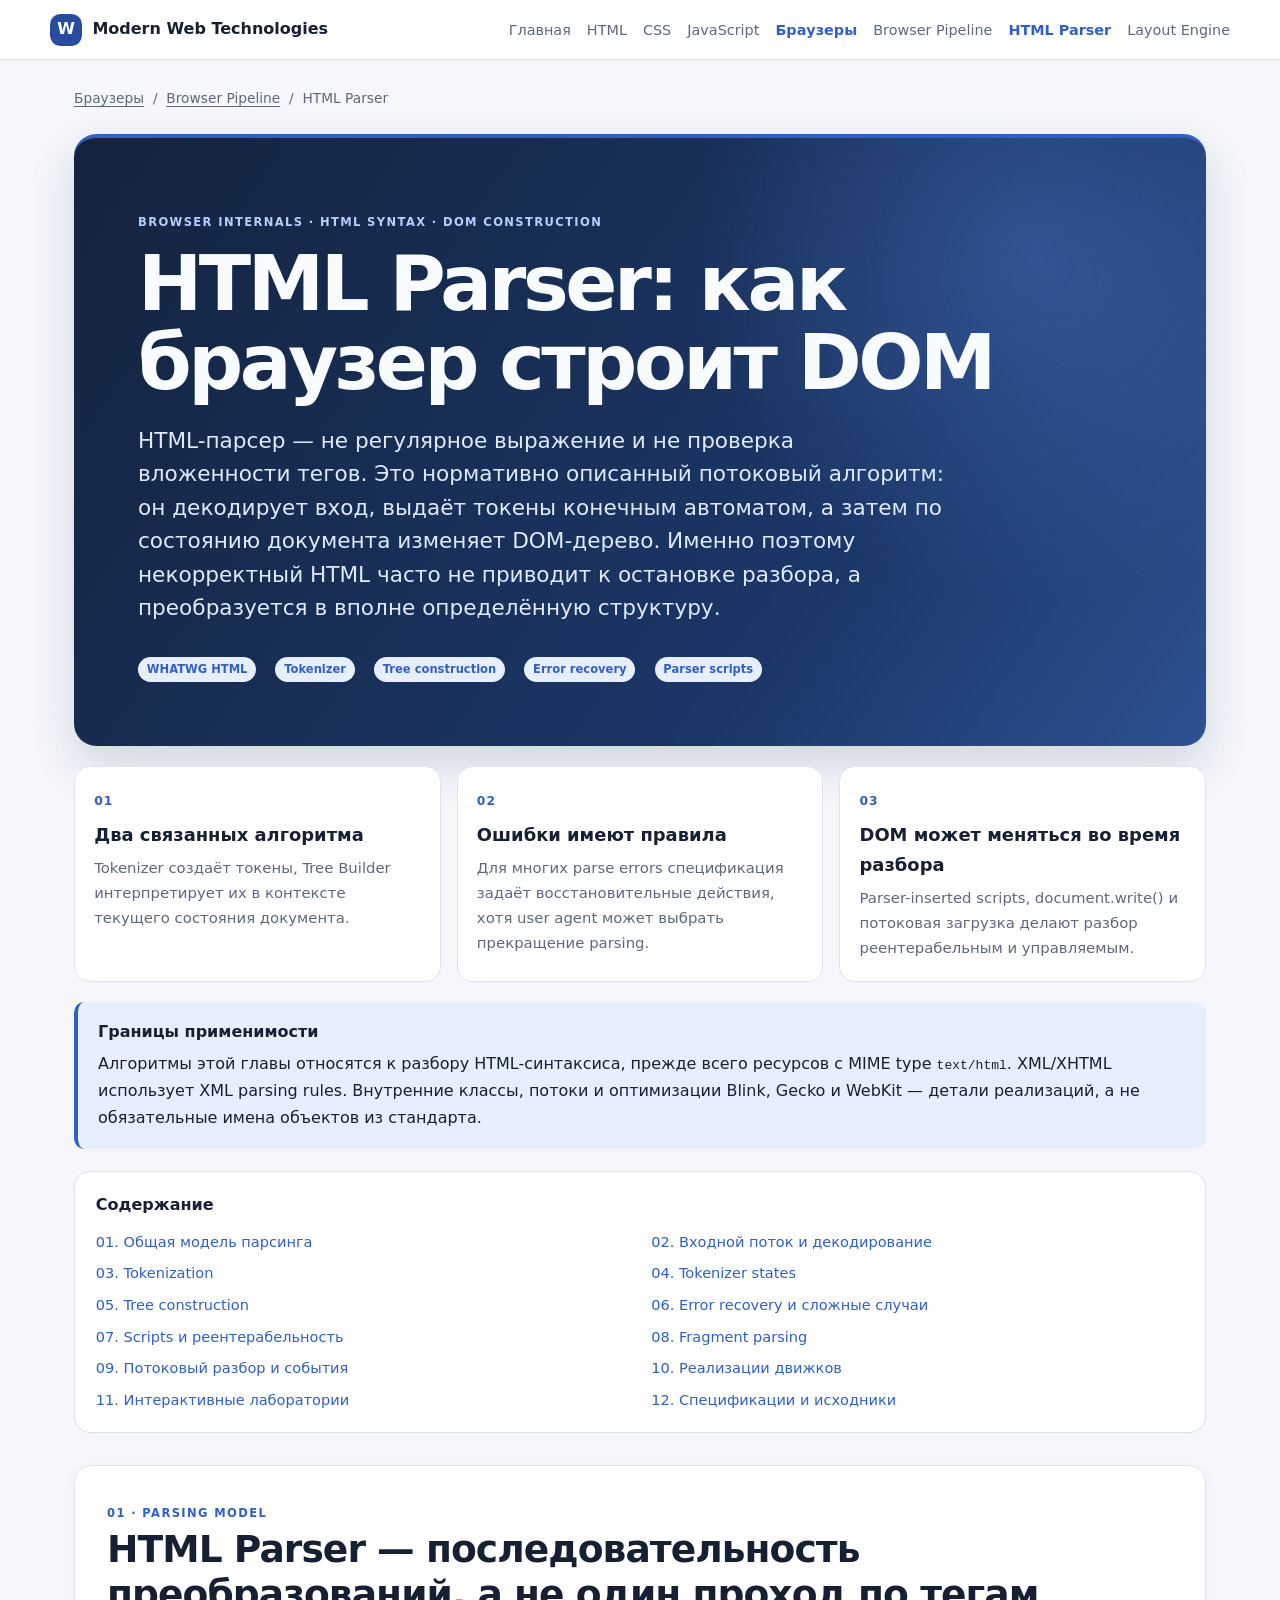
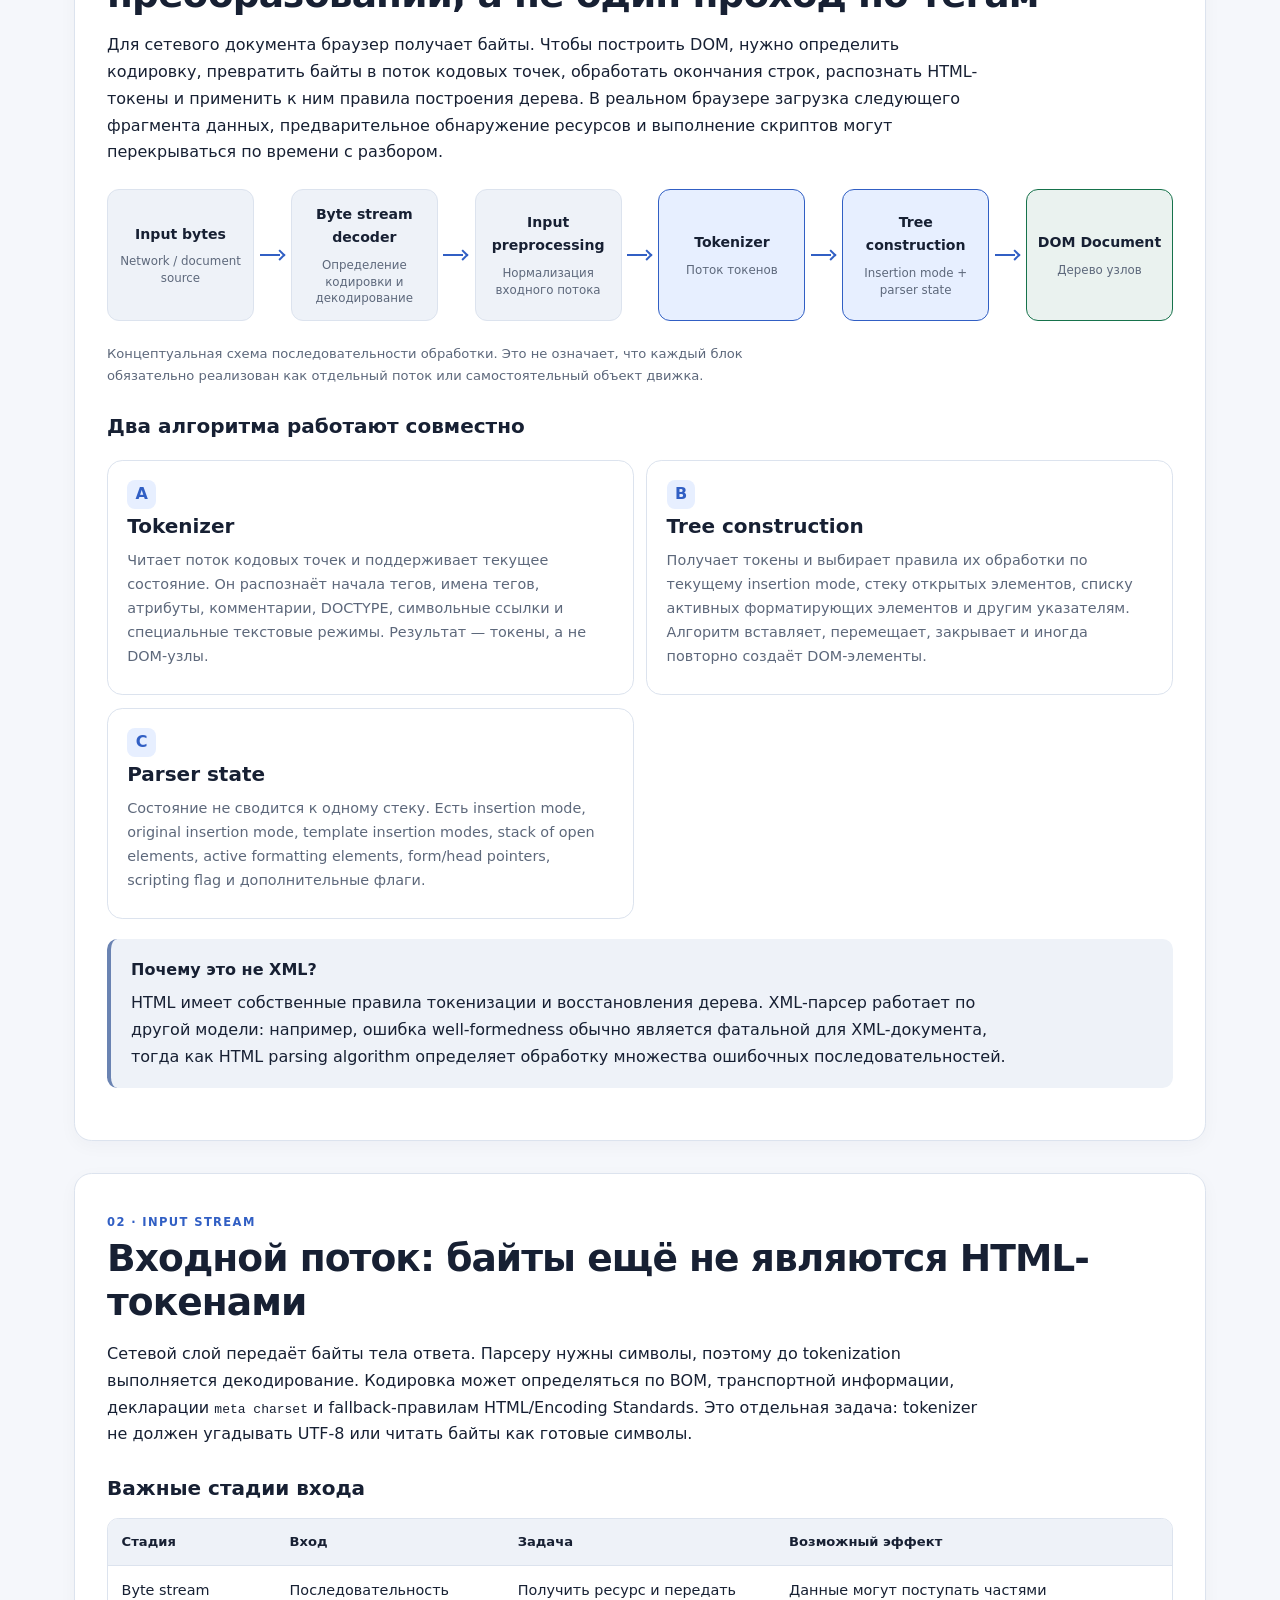
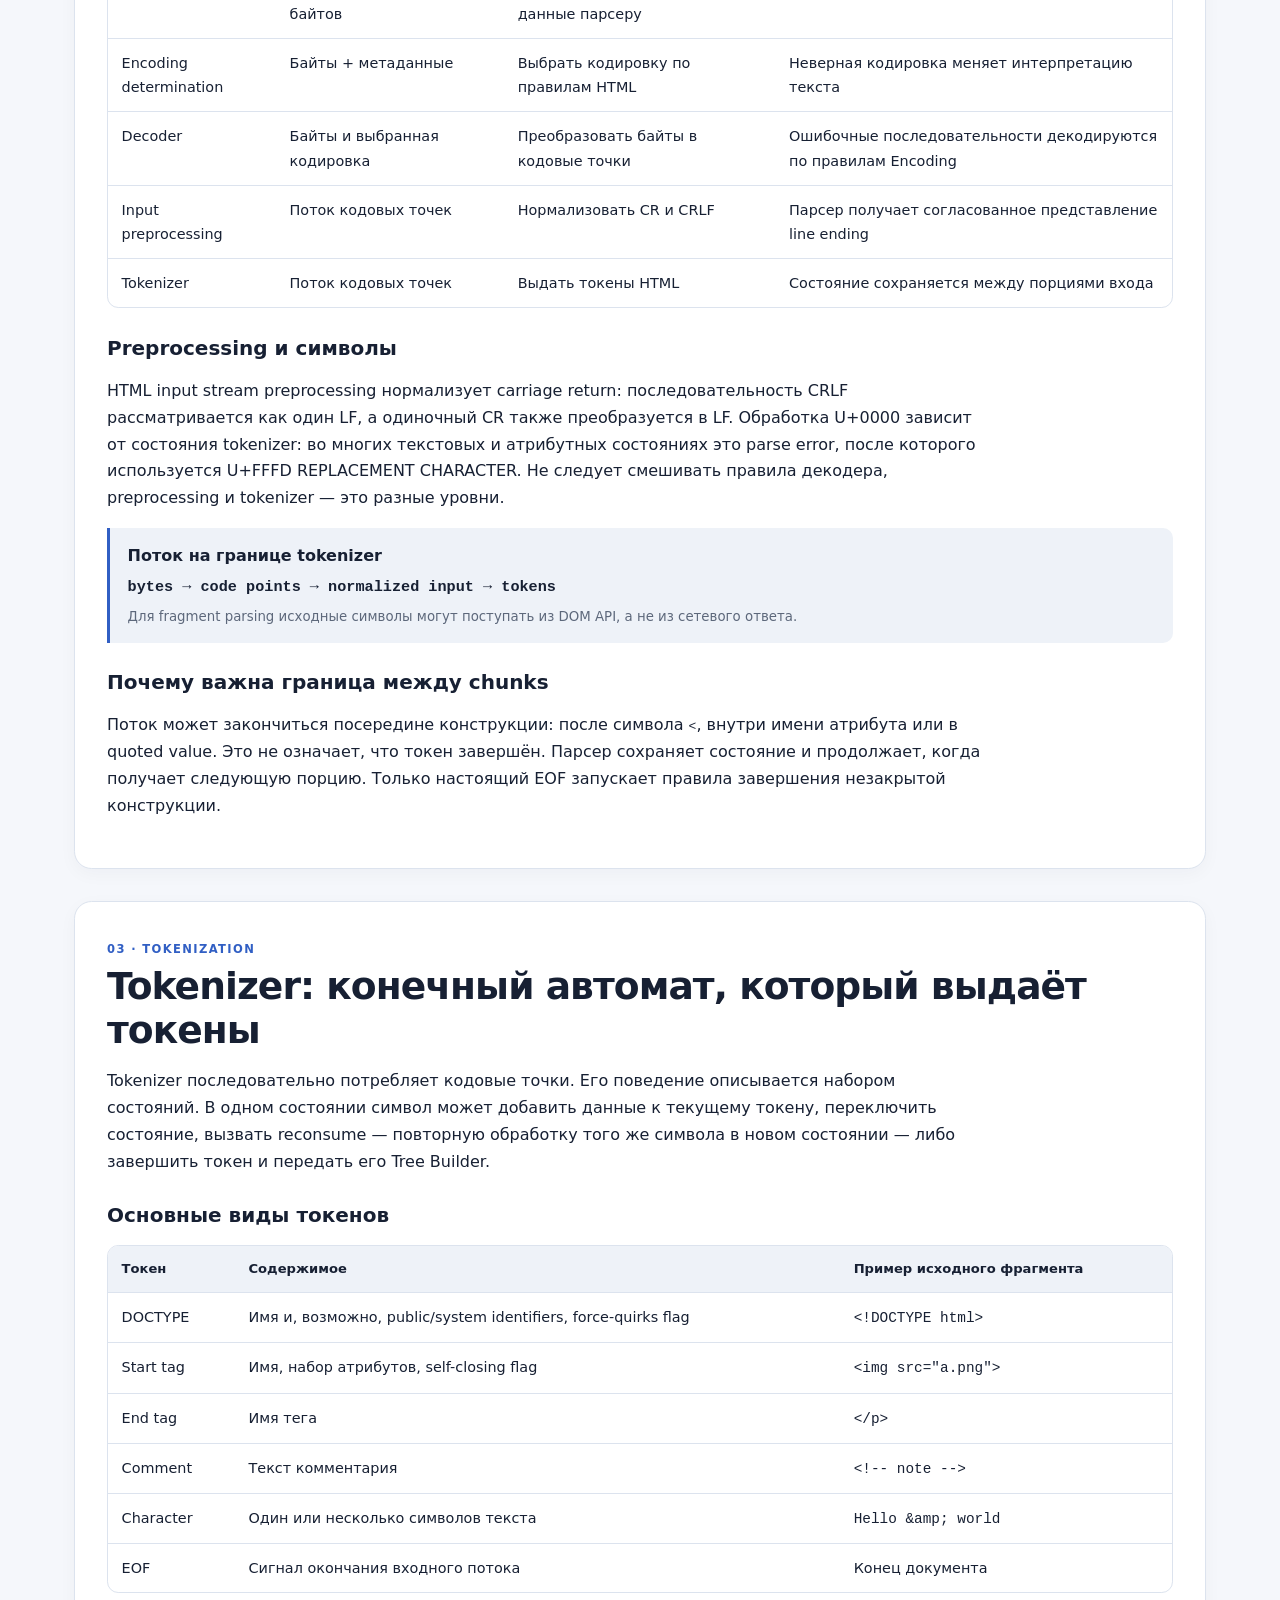
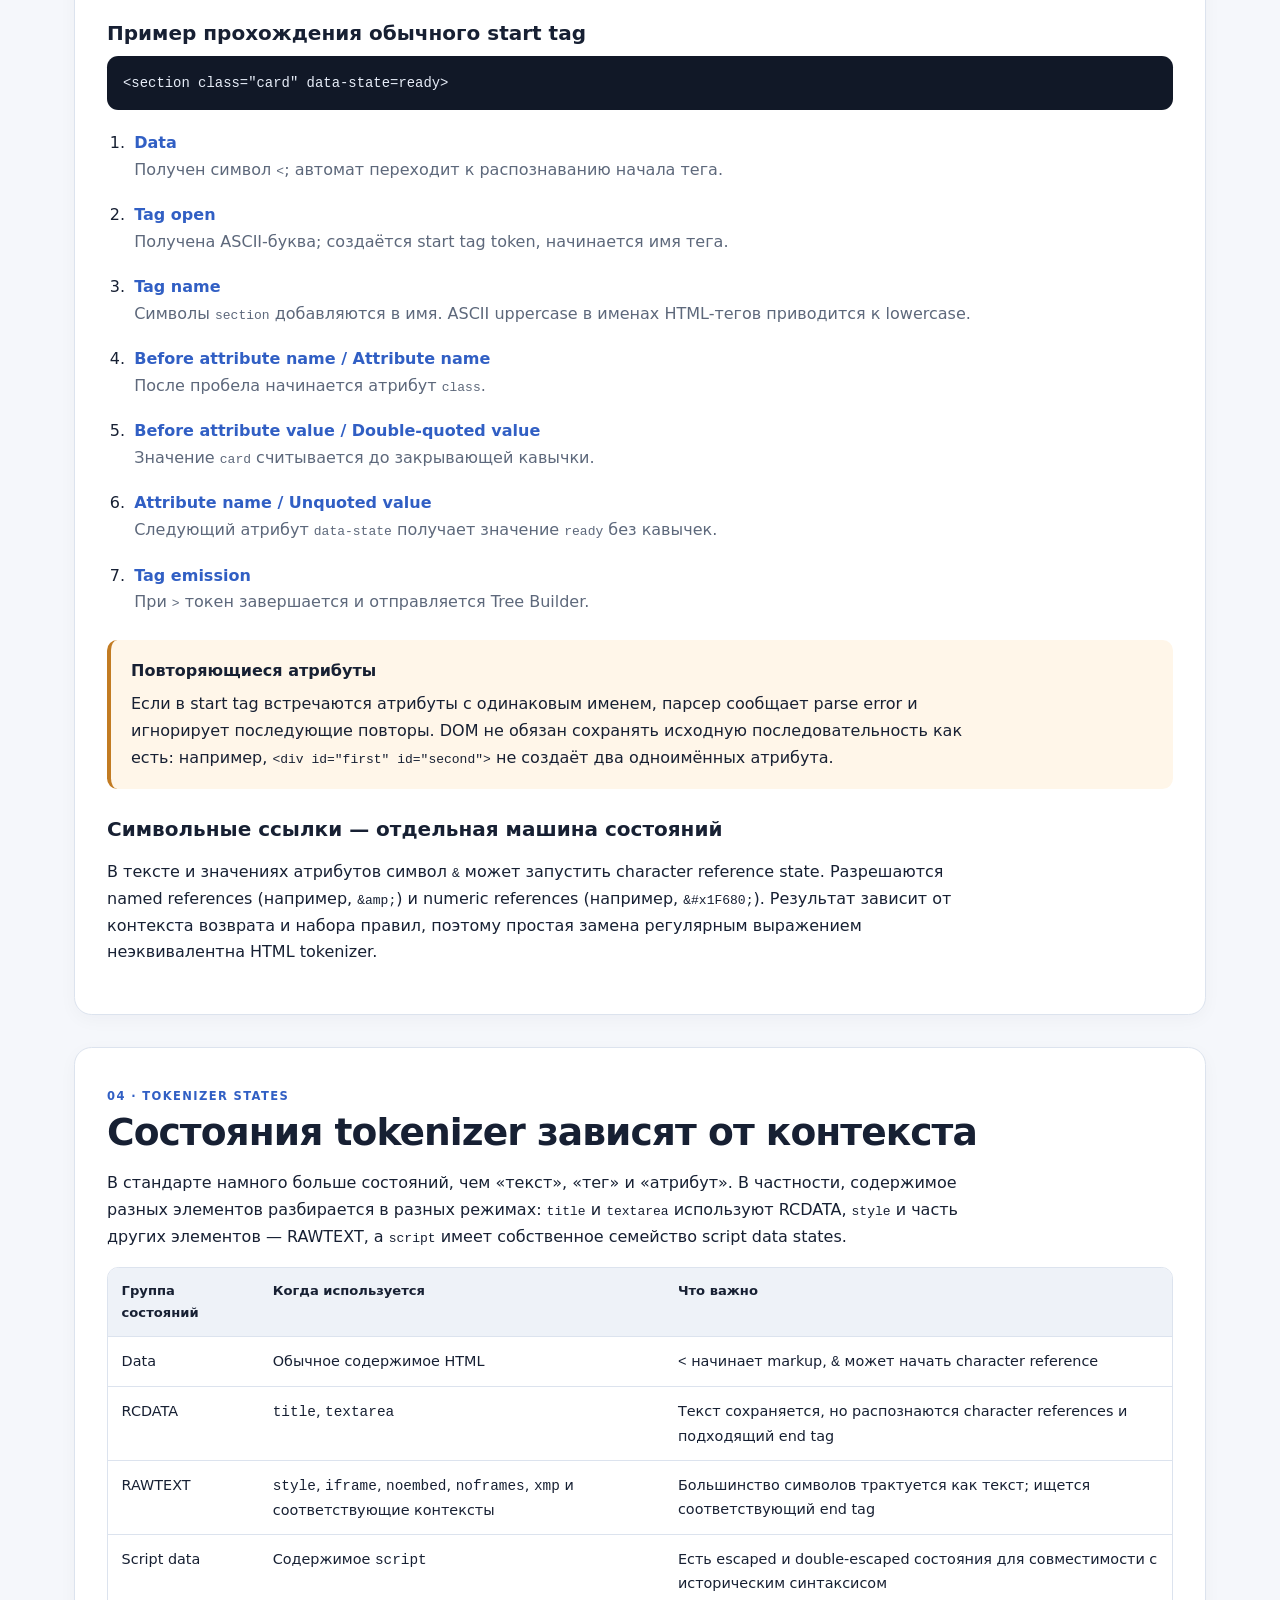
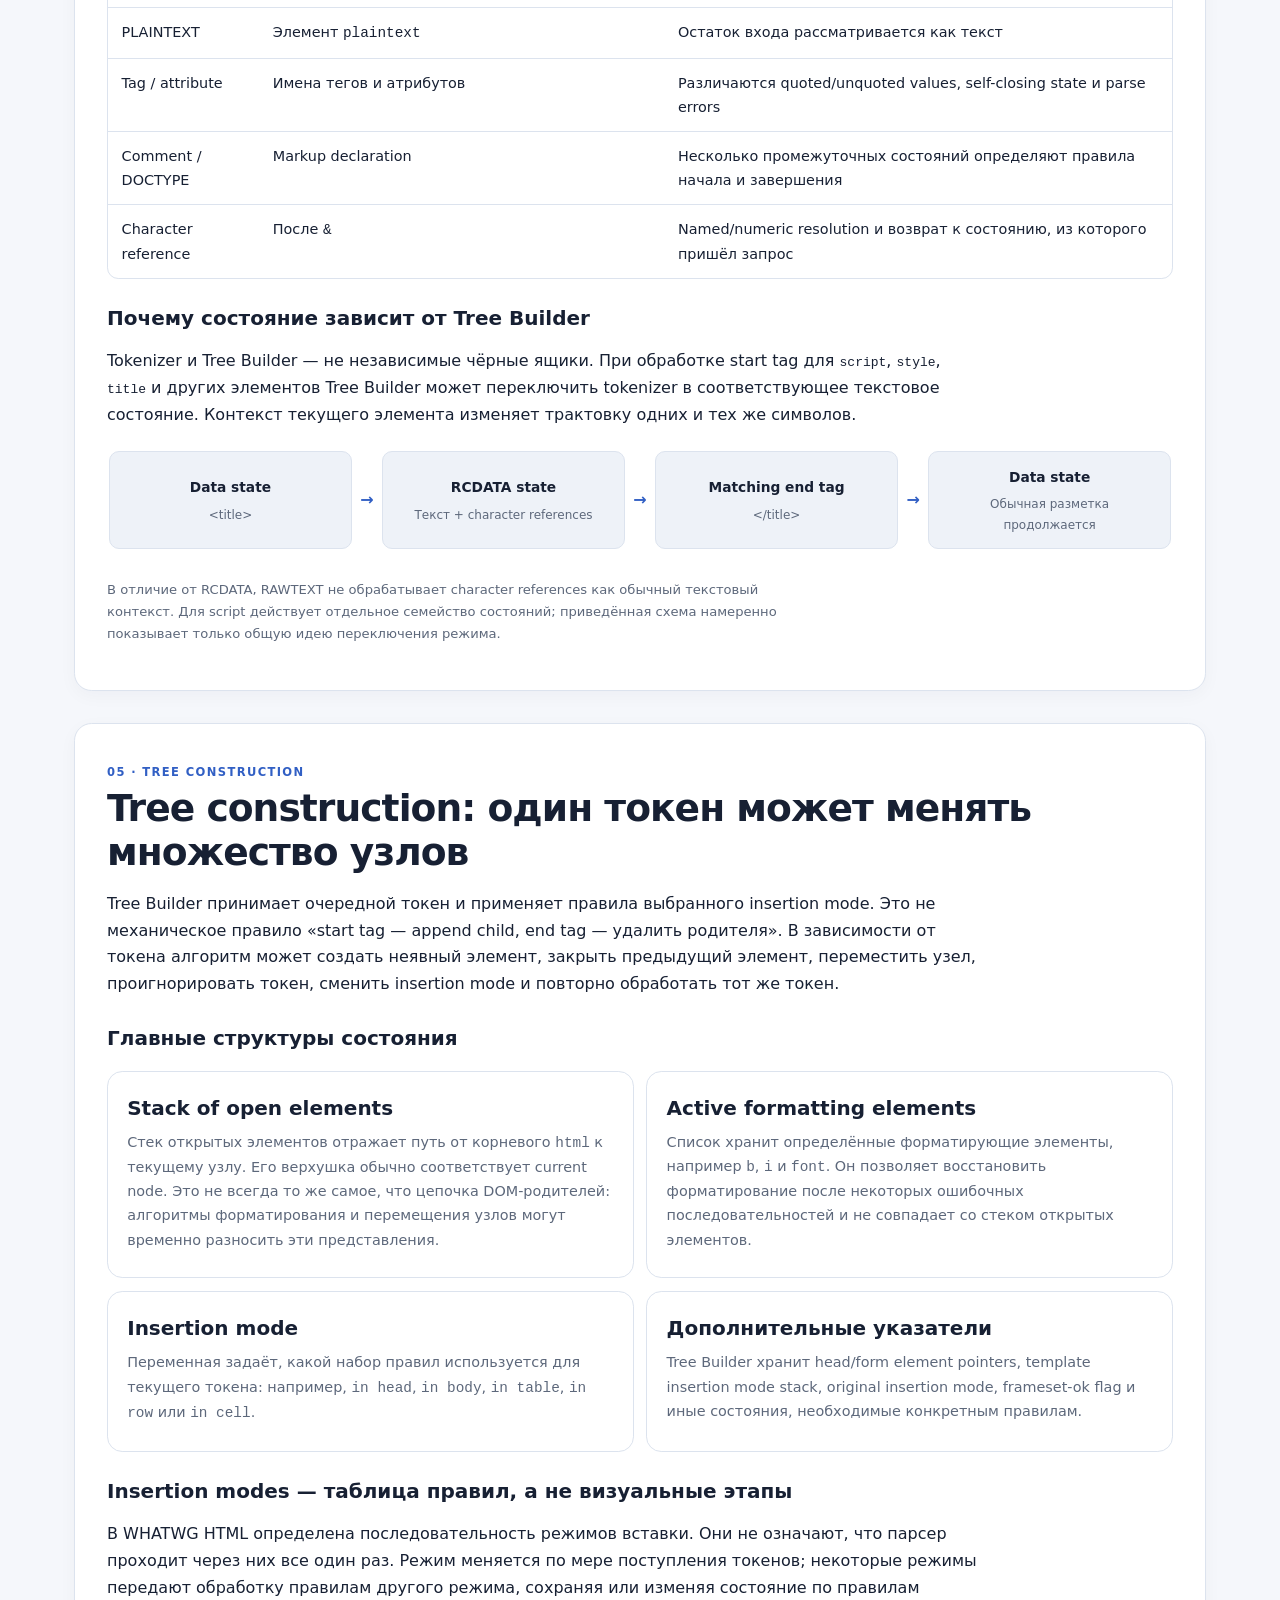
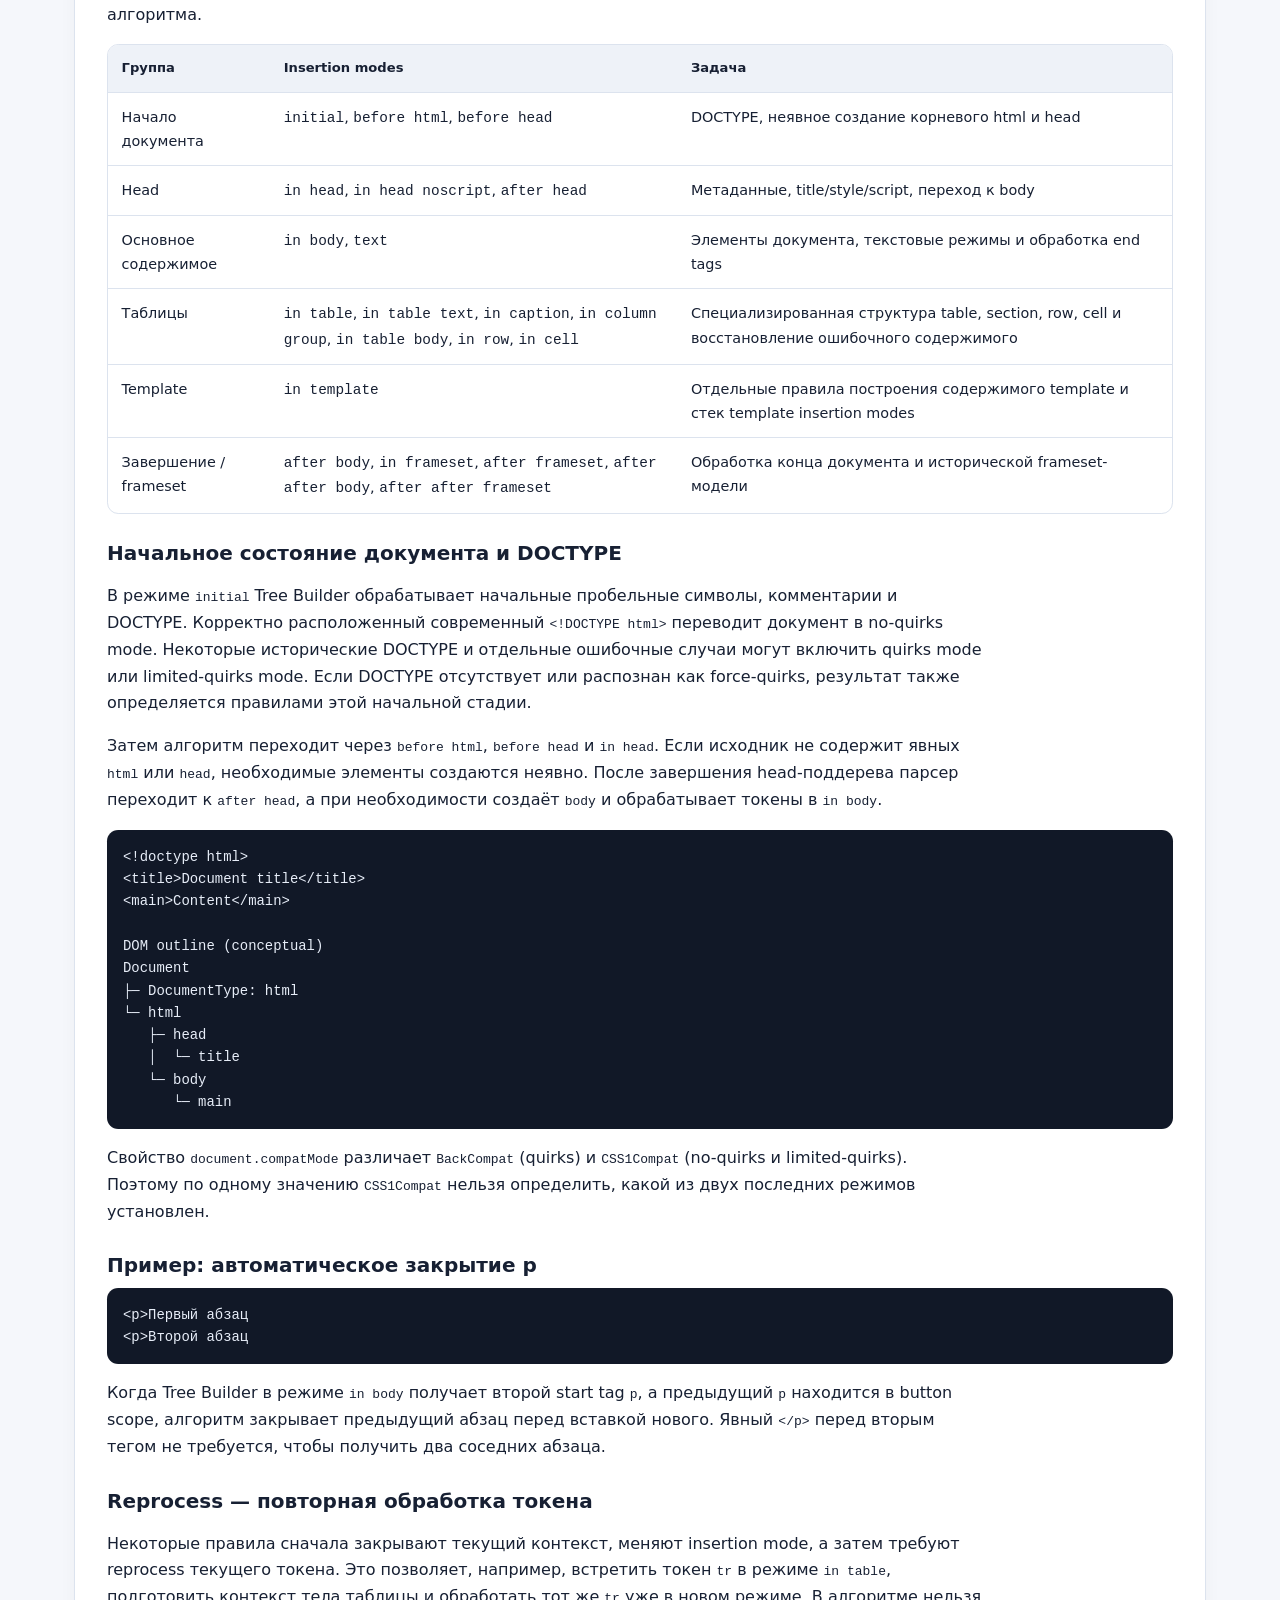
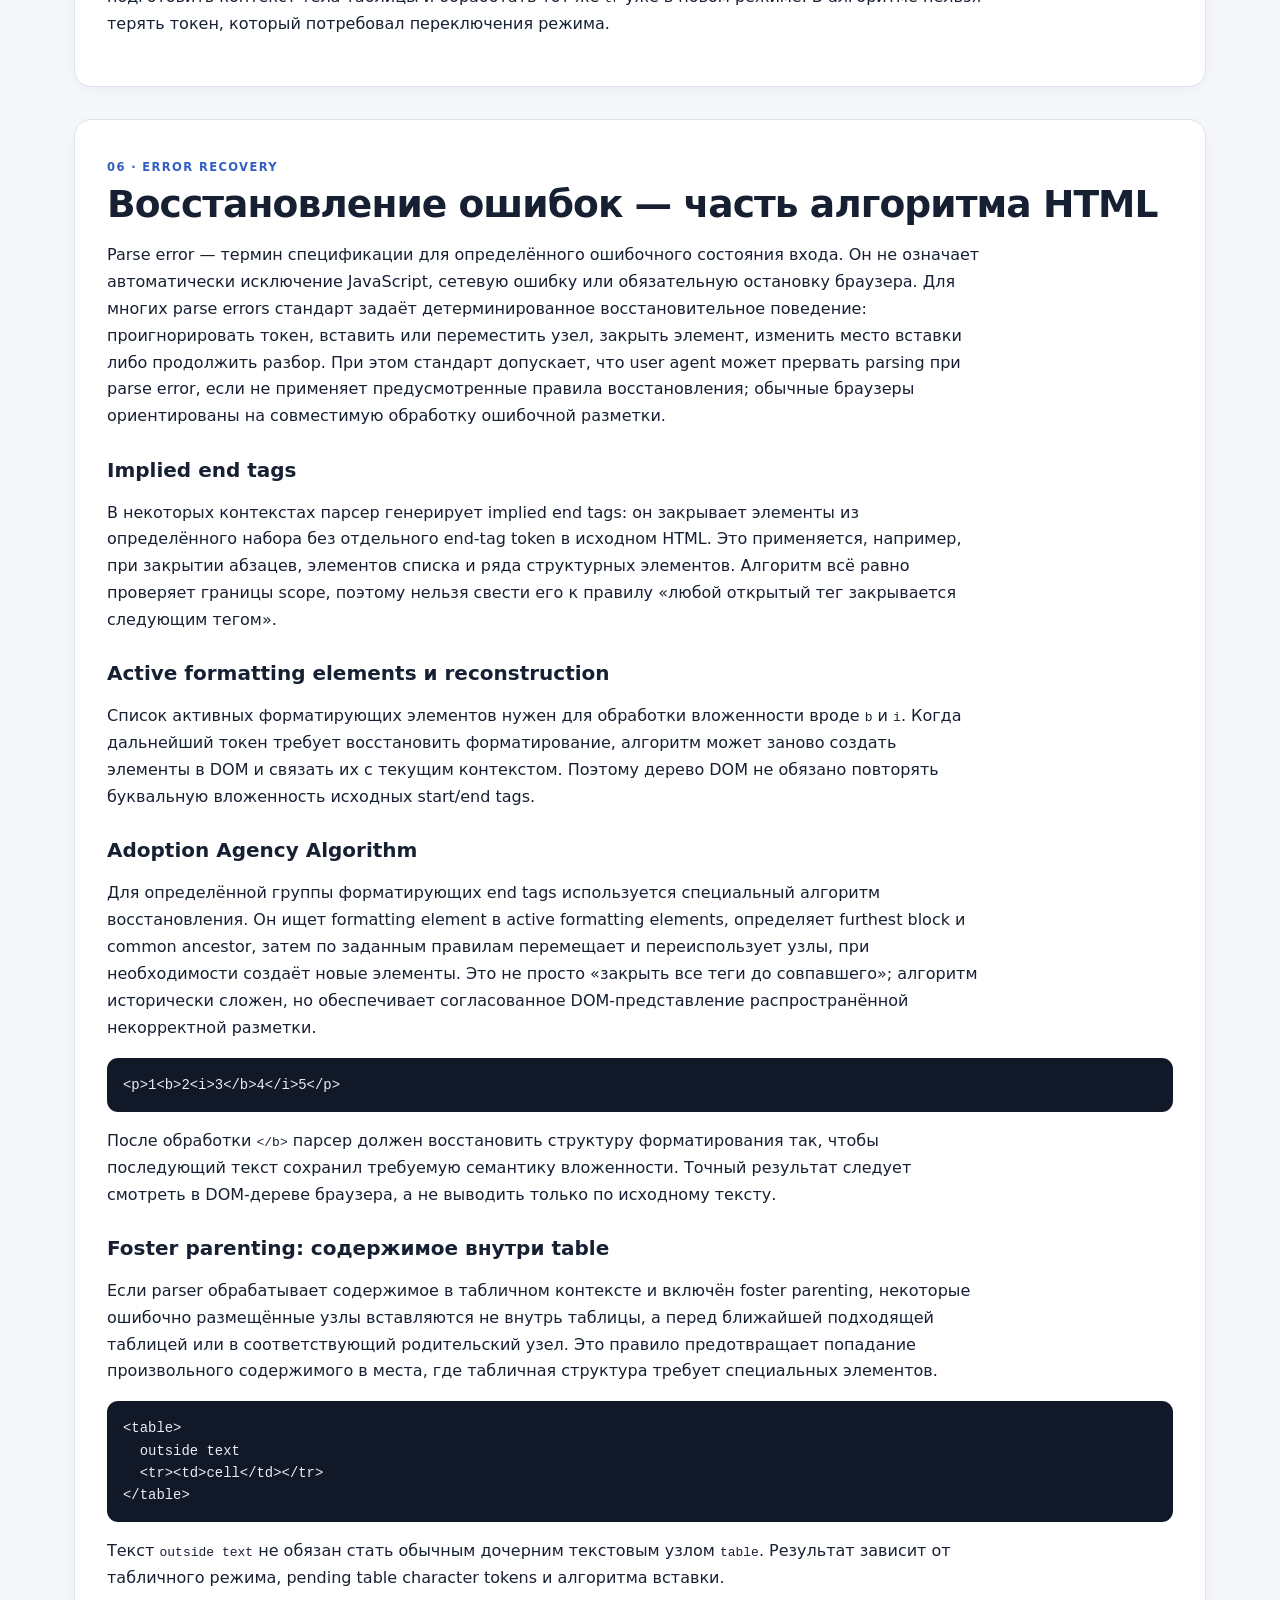
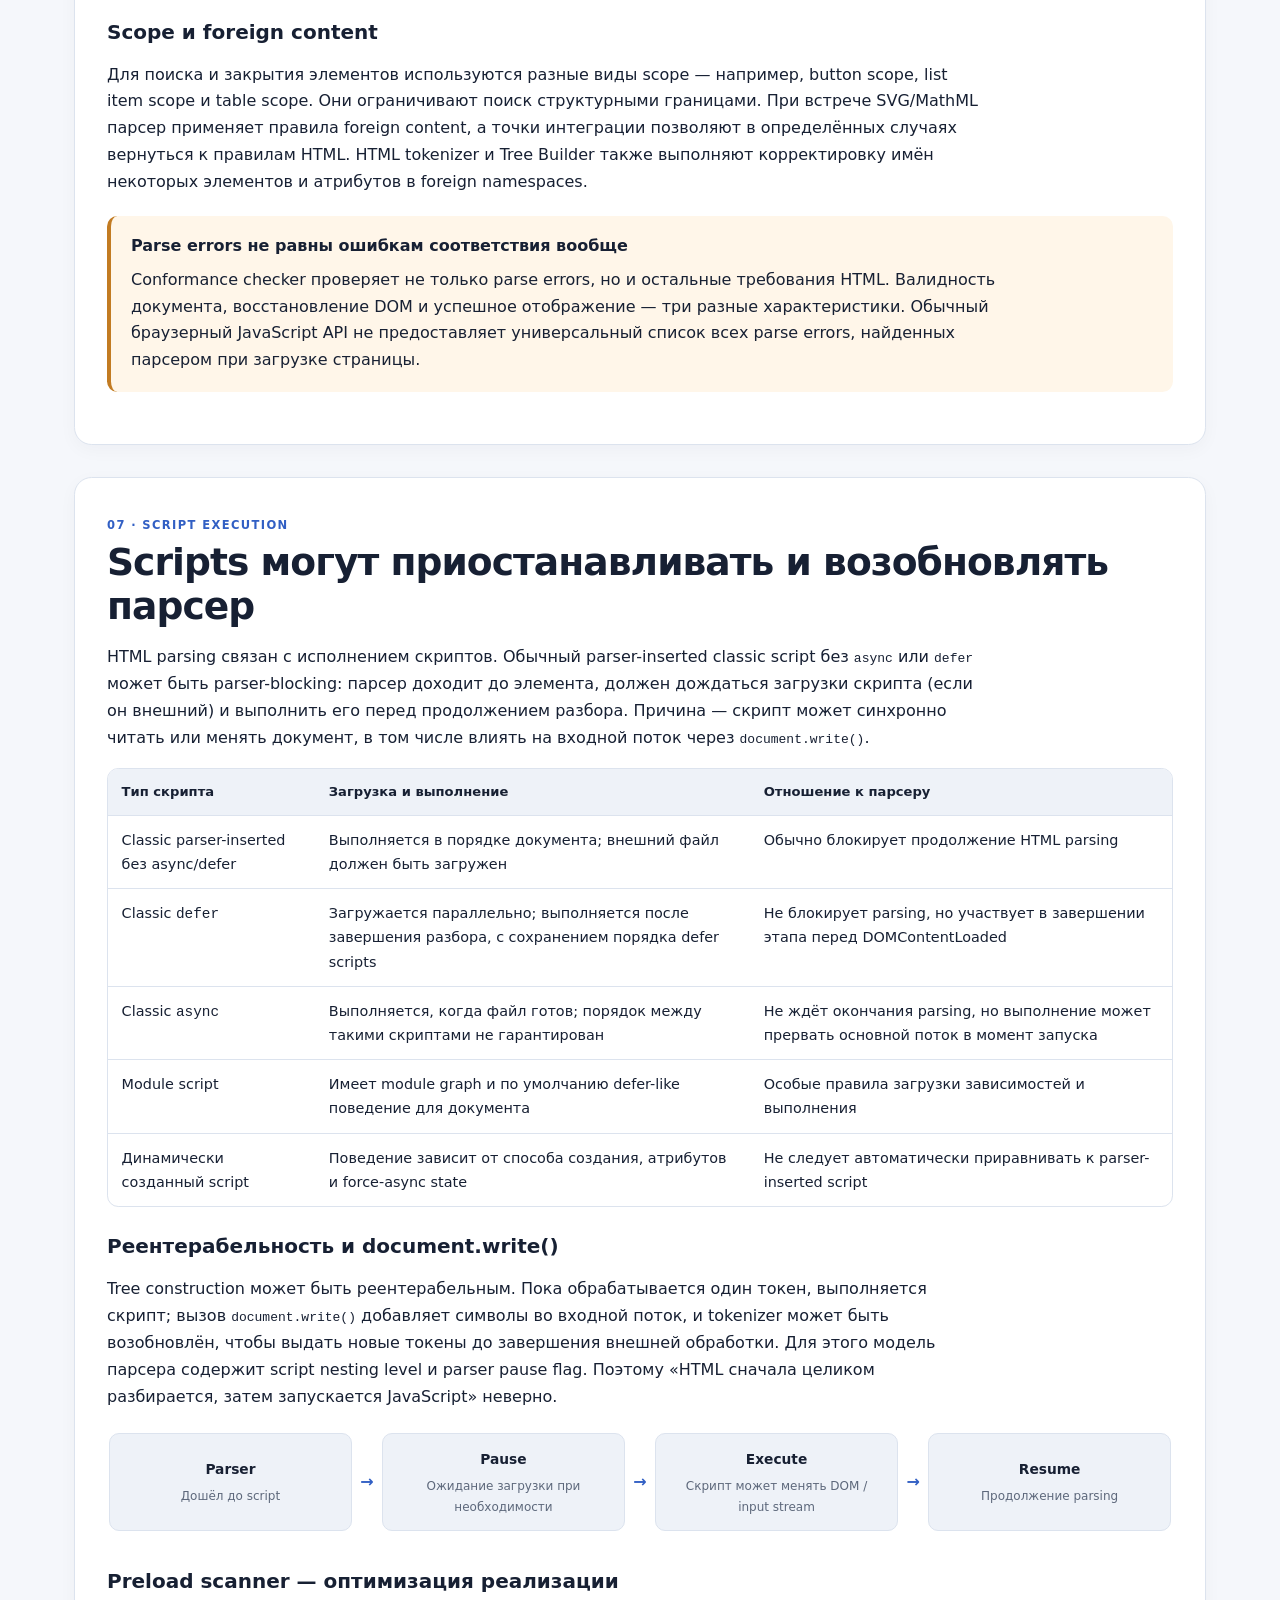
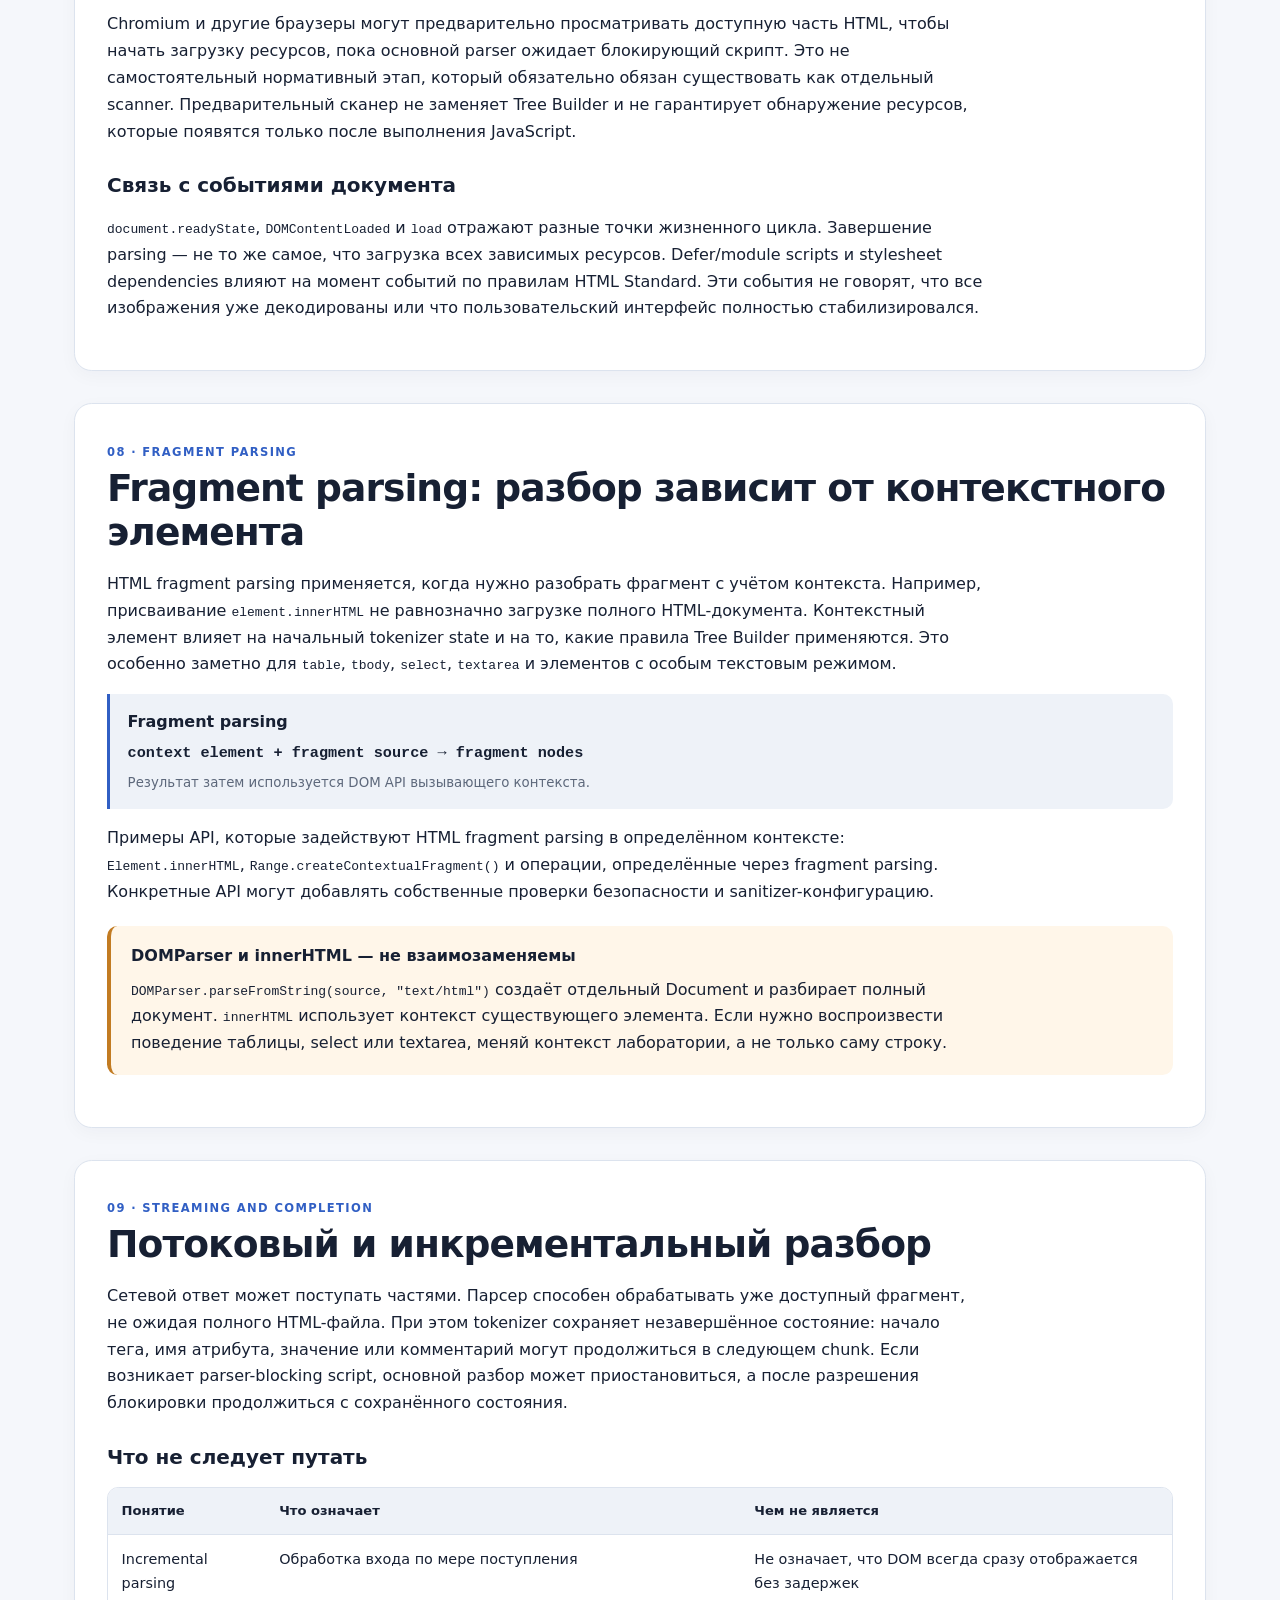
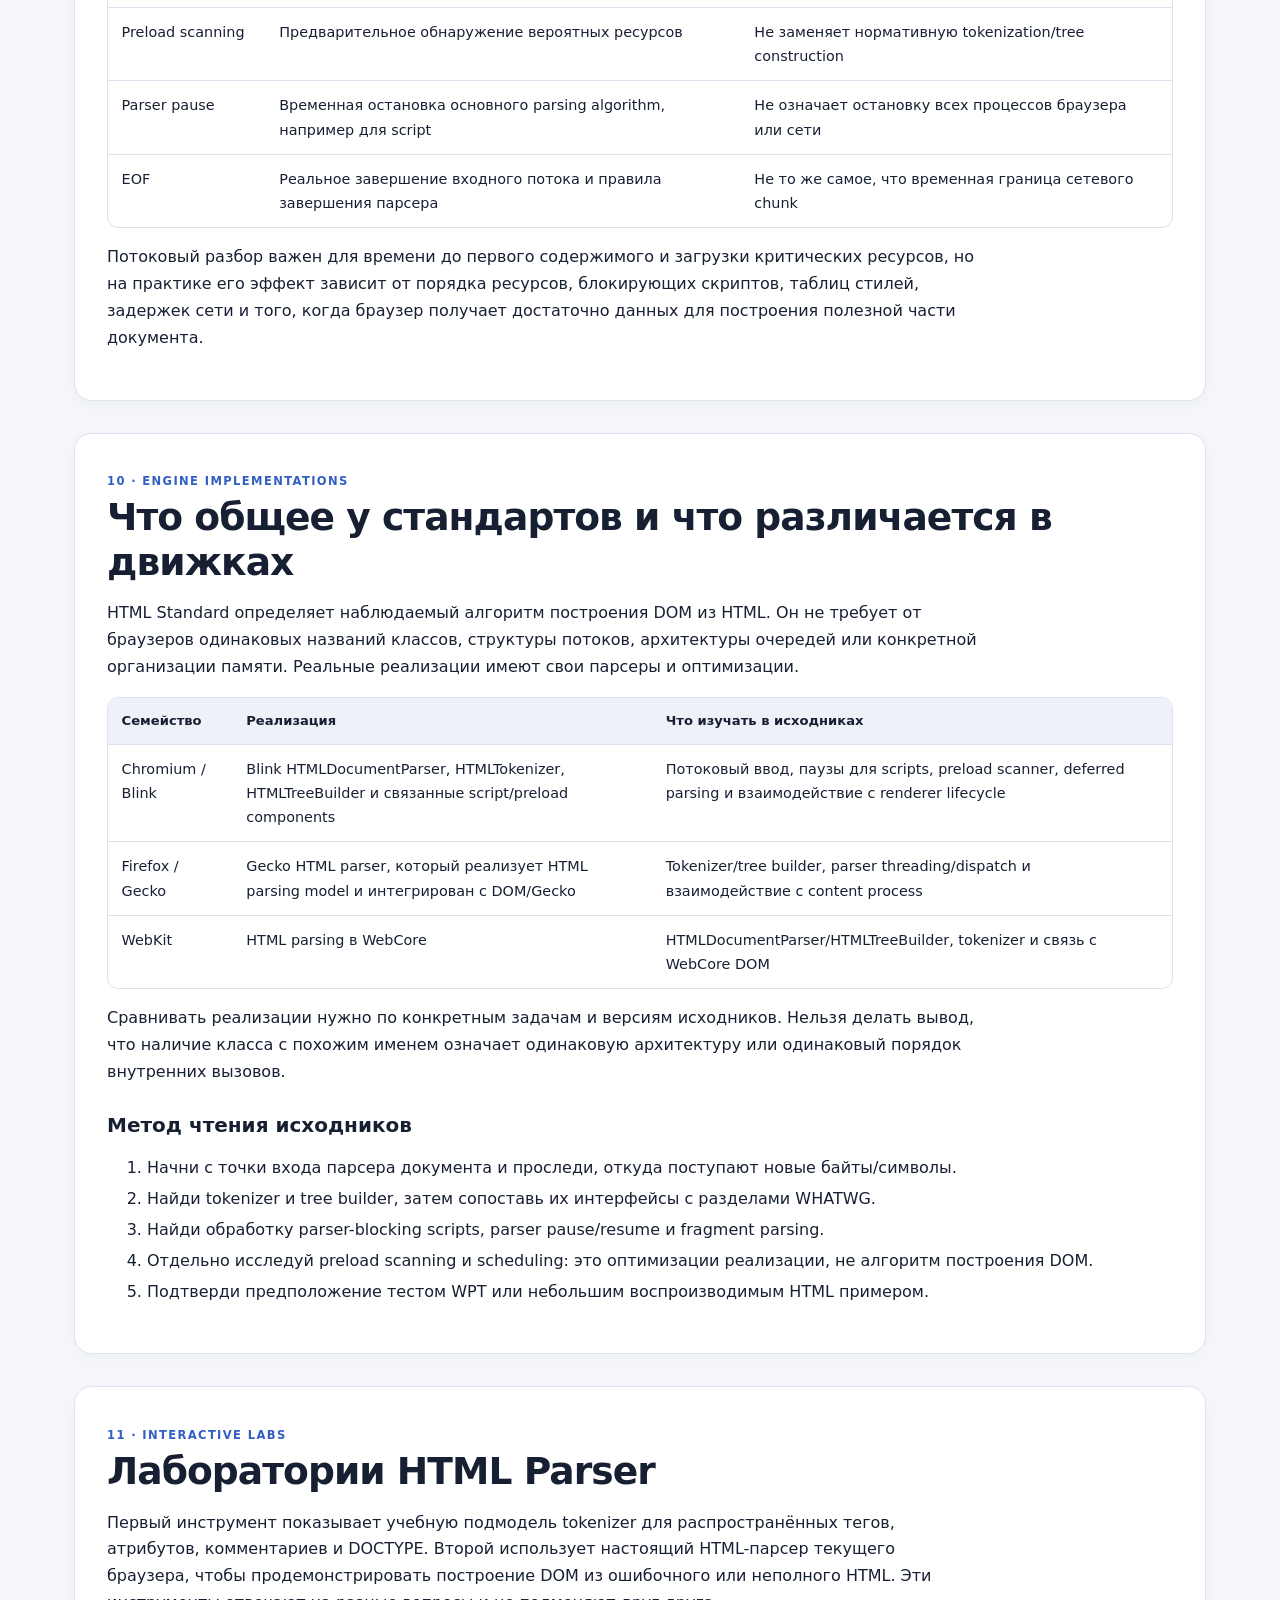
<file: chapters/html-parser.html>
<!doctype html>
<html lang="ru">
<head>
  <meta charset="utf-8">
  <meta name="viewport" content="width=device-width, initial-scale=1">
  <meta name="description" content="Инженерное устройство HTML Parser: входной поток, tokenizer, tree construction, insertion modes, восстановление ошибочной разметки, parser scripts и DOM.">
  <meta name="theme-color" content="#111827">
  <title>HTML Parser — как браузер строит DOM</title>
  <link rel="stylesheet" href="../assets/browser-pipeline.css">
  <link rel="stylesheet" href="../assets/html-parser.css">
  <script src="../assets/html-parser.js" defer></script>
</head>
<body class="bp-page hp-page">
  <a class="bp-skip-link" href="#main">Перейти к содержанию</a>
  <header class="bp-topbar">
    <a class="bp-brand" href="../index.html" aria-label="На главную проекта">
      <span class="bp-brand-mark">W</span>
      <span>Modern Web Technologies</span>
    </a>
    <nav class="bp-nav" aria-label="Навигация по проекту">
      <a href="../index.html">Главная</a>
      <a href="../html.html">HTML</a>
      <a href="../css.html">CSS</a>
      <a href="../javascript.html">JavaScript</a>
      <a href="../browsers.html" aria-current="page">Браузеры</a>
      <a href="browser-pipeline.html">Browser Pipeline</a>
      <a href="html-parser.html" aria-current="page">HTML Parser</a>
      <a href="layout-engine.html">Layout Engine</a>
    </nav>
  </header>

  <main id="main" class="bp-shell">
    <div class="bp-breadcrumb"><a href="../browsers.html">Браузеры</a><span aria-hidden="true">/</span><a href="browser-pipeline.html">Browser Pipeline</a><span aria-hidden="true">/</span><span>HTML Parser</span></div>

    <section class="bp-hero">
      <p class="bp-eyebrow">BROWSER INTERNALS · HTML SYNTAX · DOM CONSTRUCTION</p>
      <h1>HTML Parser: как браузер строит DOM</h1>
      <p class="bp-lead">HTML-парсер — не регулярное выражение и не проверка вложенности тегов. Это нормативно описанный потоковый алгоритм: он декодирует вход, выдаёт токены конечным автоматом, а затем по состоянию документа изменяет DOM-дерево. Именно поэтому некорректный HTML часто не приводит к остановке разбора, а преобразуется в вполне определённую структуру.</p>
      <div class="bp-hero-meta"><span class="bp-tag">WHATWG HTML</span><span class="bp-tag">Tokenizer</span><span class="bp-tag">Tree construction</span><span class="bp-tag">Error recovery</span><span class="bp-tag">Parser scripts</span></div>
    </section>

    <section class="bp-thesis-grid" aria-label="Ключевые идеи">
      <article class="bp-thesis"><span class="bp-number">01</span><h2>Два связанных алгоритма</h2><p>Tokenizer создаёт токены, Tree Builder интерпретирует их в контексте текущего состояния документа.</p></article>
      <article class="bp-thesis"><span class="bp-number">02</span><h2>Ошибки имеют правила</h2><p>Для многих parse errors спецификация задаёт восстановительные действия, хотя user agent может выбрать прекращение parsing.</p></article>
      <article class="bp-thesis"><span class="bp-number">03</span><h2>DOM может меняться во время разбора</h2><p>Parser-inserted scripts, document.write() и потоковая загрузка делают разбор реентерабельным и управляемым.</p></article>
    </section>

    <aside class="bp-callout bp-callout-key">
      <strong>Границы применимости</strong>
      <p>Алгоритмы этой главы относятся к разбору HTML-синтаксиса, прежде всего ресурсов с MIME type <code>text/html</code>. XML/XHTML использует XML parsing rules. Внутренние классы, потоки и оптимизации Blink, Gecko и WebKit — детали реализаций, а не обязательные имена объектов из стандарта.</p>
    </aside>

    <nav class="bp-toc" aria-label="Содержание главы">
      <div class="bp-toc-title">Содержание</div>
      <div class="bp-toc-grid">
        <a href="#hp-overview">01. Общая модель парсинга</a>
        <a href="#hp-input">02. Входной поток и декодирование</a>
        <a href="#hp-tokenizer">03. Tokenization</a>
        <a href="#hp-state">04. Tokenizer states</a>
        <a href="#hp-tree">05. Tree construction</a>
        <a href="#hp-recovery">06. Error recovery и сложные случаи</a>
        <a href="#hp-scripts">07. Scripts и реентерабельность</a>
        <a href="#hp-fragments">08. Fragment parsing</a>
        <a href="#hp-incremental">09. Потоковый разбор и события</a>
        <a href="#hp-engines">10. Реализации движков</a>
        <a href="#hp-labs">11. Интерактивные лаборатории</a>
        <a href="#hp-sources">12. Спецификации и исходники</a>
      </div>
    </nav>

    <section id="hp-overview" class="bp-section">
      <p class="bp-section-kicker">01 · PARSING MODEL</p>
      <h2>HTML Parser — последовательность преобразований, а не один проход по тегам</h2>
      <p>Для сетевого документа браузер получает байты. Чтобы построить DOM, нужно определить кодировку, превратить байты в поток кодовых точек, обработать окончания строк, распознать HTML-токены и применить к ним правила построения дерева. В реальном браузере загрузка следующего фрагмента данных, предварительное обнаружение ресурсов и выполнение скриптов могут перекрываться по времени с разбором.</p>
      <div class="hp-pipeline" role="img" aria-label="Байты превращаются в символы, затем в токены, после чего Tree Construction изменяет DOM">
        <div class="hp-pipeline-node"><b>Input bytes</b><small>Network / document source</small></div>
        <span class="hp-pipeline-arrow" aria-hidden="true"></span>
        <div class="hp-pipeline-node"><b>Byte stream decoder</b><small>Определение кодировки и декодирование</small></div>
        <span class="hp-pipeline-arrow" aria-hidden="true"></span>
        <div class="hp-pipeline-node"><b>Input preprocessing</b><small>Нормализация входного потока</small></div>
        <span class="hp-pipeline-arrow" aria-hidden="true"></span>
        <div class="hp-pipeline-node hp-pipeline-accent"><b>Tokenizer</b><small>Поток токенов</small></div>
        <span class="hp-pipeline-arrow" aria-hidden="true"></span>
        <div class="hp-pipeline-node hp-pipeline-accent"><b>Tree construction</b><small>Insertion mode + parser state</small></div>
        <span class="hp-pipeline-arrow" aria-hidden="true"></span>
        <div class="hp-pipeline-node hp-pipeline-result"><b>DOM Document</b><small>Дерево узлов</small></div>
      </div>
      <p class="bp-caption">Концептуальная схема последовательности обработки. Это не означает, что каждый блок обязательно реализован как отдельный поток или самостоятельный объект движка.</p>

      <h3>Два алгоритма работают совместно</h3>
      <div class="bp-detail-grid">
        <article><span class="bp-stage-index">A</span><h3>Tokenizer</h3><p>Читает поток кодовых точек и поддерживает текущее состояние. Он распознаёт начала тегов, имена тегов, атрибуты, комментарии, DOCTYPE, символьные ссылки и специальные текстовые режимы. Результат — токены, а не DOM-узлы.</p></article>
        <article><span class="bp-stage-index">B</span><h3>Tree construction</h3><p>Получает токены и выбирает правила их обработки по текущему insertion mode, стеку открытых элементов, списку активных форматирующих элементов и другим указателям. Алгоритм вставляет, перемещает, закрывает и иногда повторно создаёт DOM-элементы.</p></article>
        <article><span class="bp-stage-index">C</span><h3>Parser state</h3><p>Состояние не сводится к одному стеку. Есть insertion mode, original insertion mode, template insertion modes, stack of open elements, active formatting elements, form/head pointers, scripting flag и дополнительные флаги.</p></article>
      </div>
      <aside class="bp-callout"><strong>Почему это не XML?</strong><p>HTML имеет собственные правила токенизации и восстановления дерева. XML-парсер работает по другой модели: например, ошибка well-formedness обычно является фатальной для XML-документа, тогда как HTML parsing algorithm определяет обработку множества ошибочных последовательностей.</p></aside>
    </section>

    <section id="hp-input" class="bp-section">
      <p class="bp-section-kicker">02 · INPUT STREAM</p>
      <h2>Входной поток: байты ещё не являются HTML-токенами</h2>
      <p>Сетевой слой передаёт байты тела ответа. Парсеру нужны символы, поэтому до tokenization выполняется декодирование. Кодировка может определяться по BOM, транспортной информации, декларации <code>meta charset</code> и fallback-правилам HTML/Encoding Standards. Это отдельная задача: tokenizer не должен угадывать UTF-8 или читать байты как готовые символы.</p>
      <h3>Важные стадии входа</h3>
      <div class="bp-table-wrap"><table><thead><tr><th>Стадия</th><th>Вход</th><th>Задача</th><th>Возможный эффект</th></tr></thead><tbody>
        <tr><td>Byte stream</td><td>Последовательность байтов</td><td>Получить ресурс и передать данные парсеру</td><td>Данные могут поступать частями</td></tr>
        <tr><td>Encoding determination</td><td>Байты + метаданные</td><td>Выбрать кодировку по правилам HTML</td><td>Неверная кодировка меняет интерпретацию текста</td></tr>
        <tr><td>Decoder</td><td>Байты и выбранная кодировка</td><td>Преобразовать байты в кодовые точки</td><td>Ошибочные последовательности декодируются по правилам Encoding</td></tr>
        <tr><td>Input preprocessing</td><td>Поток кодовых точек</td><td>Нормализовать CR и CRLF</td><td>Парсер получает согласованное представление line ending</td></tr>
        <tr><td>Tokenizer</td><td>Поток кодовых точек</td><td>Выдать токены HTML</td><td>Состояние сохраняется между порциями входа</td></tr>
      </tbody></table></div>
      <h3>Preprocessing и символы</h3>
      <p>HTML input stream preprocessing нормализует carriage return: последовательность CRLF рассматривается как один LF, а одиночный CR также преобразуется в LF. Обработка U+0000 зависит от состояния tokenizer: во многих текстовых и атрибутных состояниях это parse error, после которого используется U+FFFD REPLACEMENT CHARACTER. Не следует смешивать правила декодера, preprocessing и tokenizer — это разные уровни.</p>
      <div class="hp-formula"><b>Поток на границе tokenizer</b><code>bytes → code points → normalized input → tokens</code><small>Для fragment parsing исходные символы могут поступать из DOM API, а не из сетевого ответа.</small></div>
      <h3>Почему важна граница между chunks</h3>
      <p>Поток может закончиться посередине конструкции: после символа <code>&lt;</code>, внутри имени атрибута или в quoted value. Это не означает, что токен завершён. Парсер сохраняет состояние и продолжает, когда получает следующую порцию. Только настоящий EOF запускает правила завершения незакрытой конструкции.</p>
    </section>

    <section id="hp-tokenizer" class="bp-section">
      <p class="bp-section-kicker">03 · TOKENIZATION</p>
      <h2>Tokenizer: конечный автомат, который выдаёт токены</h2>
      <p>Tokenizer последовательно потребляет кодовые точки. Его поведение описывается набором состояний. В одном состоянии символ может добавить данные к текущему токену, переключить состояние, вызвать reconsume — повторную обработку того же символа в новом состоянии — либо завершить токен и передать его Tree Builder.</p>
      <h3>Основные виды токенов</h3>
      <div class="bp-table-wrap"><table><thead><tr><th>Токен</th><th>Содержимое</th><th>Пример исходного фрагмента</th></tr></thead><tbody>
        <tr><td>DOCTYPE</td><td>Имя и, возможно, public/system identifiers, force-quirks flag</td><td><code>&lt;!DOCTYPE html&gt;</code></td></tr>
        <tr><td>Start tag</td><td>Имя, набор атрибутов, self-closing flag</td><td><code>&lt;img src="a.png"&gt;</code></td></tr>
        <tr><td>End tag</td><td>Имя тега</td><td><code>&lt;/p&gt;</code></td></tr>
        <tr><td>Comment</td><td>Текст комментария</td><td><code>&lt;!-- note --&gt;</code></td></tr>
        <tr><td>Character</td><td>Один или несколько символов текста</td><td><code>Hello &amp;amp; world</code></td></tr>
        <tr><td>EOF</td><td>Сигнал окончания входного потока</td><td>Конец документа</td></tr>
      </tbody></table></div>
      <h3>Пример прохождения обычного start tag</h3>
      <pre class="bp-code"><code>&lt;section class="card" data-state=ready&gt;</code></pre>
      <ol class="hp-step-list">
        <li><b>Data</b><span>Получен символ <code>&lt;</code>; автомат переходит к распознаванию начала тега.</span></li>
        <li><b>Tag open</b><span>Получена ASCII-буква; создаётся start tag token, начинается имя тега.</span></li>
        <li><b>Tag name</b><span>Символы <code>section</code> добавляются в имя. ASCII uppercase в именах HTML-тегов приводится к lowercase.</span></li>
        <li><b>Before attribute name / Attribute name</b><span>После пробела начинается атрибут <code>class</code>.</span></li>
        <li><b>Before attribute value / Double-quoted value</b><span>Значение <code>card</code> считывается до закрывающей кавычки.</span></li>
        <li><b>Attribute name / Unquoted value</b><span>Следующий атрибут <code>data-state</code> получает значение <code>ready</code> без кавычек.</span></li>
        <li><b>Tag emission</b><span>При <code>&gt;</code> токен завершается и отправляется Tree Builder.</span></li>
      </ol>
      <aside class="bp-callout bp-callout-warning"><strong>Повторяющиеся атрибуты</strong><p>Если в start tag встречаются атрибуты с одинаковым именем, парсер сообщает parse error и игнорирует последующие повторы. DOM не обязан сохранять исходную последовательность как есть: например, <code>&lt;div id="first" id="second"&gt;</code> не создаёт два одноимённых атрибута.</p></aside>
      <h3>Символьные ссылки — отдельная машина состояний</h3>
      <p>В тексте и значениях атрибутов символ <code>&amp;</code> может запустить character reference state. Разрешаются named references (например, <code>&amp;amp;</code>) и numeric references (например, <code>&amp;#x1F680;</code>). Результат зависит от контекста возврата и набора правил, поэтому простая замена регулярным выражением неэквивалентна HTML tokenizer.</p>
    </section>

    <section id="hp-state" class="bp-section">
      <p class="bp-section-kicker">04 · TOKENIZER STATES</p>
      <h2>Состояния tokenizer зависят от контекста</h2>
      <p>В стандарте намного больше состояний, чем «текст», «тег» и «атрибут». В частности, содержимое разных элементов разбирается в разных режимах: <code>title</code> и <code>textarea</code> используют RCDATA, <code>style</code> и часть других элементов — RAWTEXT, а <code>script</code> имеет собственное семейство script data states.</p>
      <div class="bp-table-wrap"><table><thead><tr><th>Группа состояний</th><th>Когда используется</th><th>Что важно</th></tr></thead><tbody>
        <tr><td>Data</td><td>Обычное содержимое HTML</td><td><code>&lt;</code> начинает markup, <code>&amp;</code> может начать character reference</td></tr>
        <tr><td>RCDATA</td><td><code>title</code>, <code>textarea</code></td><td>Текст сохраняется, но распознаются character references и подходящий end tag</td></tr>
        <tr><td>RAWTEXT</td><td><code>style</code>, <code>iframe</code>, <code>noembed</code>, <code>noframes</code>, <code>xmp</code> и соответствующие контексты</td><td>Большинство символов трактуется как текст; ищется соответствующий end tag</td></tr>
        <tr><td>Script data</td><td>Содержимое <code>script</code></td><td>Есть escaped и double-escaped состояния для совместимости с историческим синтаксисом</td></tr>
        <tr><td>PLAINTEXT</td><td>Элемент <code>plaintext</code></td><td>Остаток входа рассматривается как текст</td></tr>
        <tr><td>Tag / attribute</td><td>Имена тегов и атрибутов</td><td>Различаются quoted/unquoted values, self-closing state и parse errors</td></tr>
        <tr><td>Comment / DOCTYPE</td><td>Markup declaration</td><td>Несколько промежуточных состояний определяют правила начала и завершения</td></tr>
        <tr><td>Character reference</td><td>После <code>&amp;</code></td><td>Named/numeric resolution и возврат к состоянию, из которого пришёл запрос</td></tr>
      </tbody></table></div>
      <h3>Почему состояние зависит от Tree Builder</h3>
      <p>Tokenizer и Tree Builder — не независимые чёрные ящики. При обработке start tag для <code>script</code>, <code>style</code>, <code>title</code> и других элементов Tree Builder может переключить tokenizer в соответствующее текстовое состояние. Контекст текущего элемента изменяет трактовку одних и тех же символов.</p>
      <div class="hp-state-flow">
        <div><b>Data state</b><small>&lt;title&gt;</small></div><span aria-hidden="true">→</span>
        <div><b>RCDATA state</b><small>Текст + character references</small></div><span aria-hidden="true">→</span>
        <div><b>Matching end tag</b><small>&lt;/title&gt;</small></div><span aria-hidden="true">→</span>
        <div><b>Data state</b><small>Обычная разметка продолжается</small></div>
      </div>
      <p class="bp-caption">В отличие от RCDATA, RAWTEXT не обрабатывает character references как обычный текстовый контекст. Для script действует отдельное семейство состояний; приведённая схема намеренно показывает только общую идею переключения режима.</p>
    </section>

    <section id="hp-tree" class="bp-section">
      <p class="bp-section-kicker">05 · TREE CONSTRUCTION</p>
      <h2>Tree construction: один токен может менять множество узлов</h2>
      <p>Tree Builder принимает очередной токен и применяет правила выбранного insertion mode. Это не механическое правило «start tag — append child, end tag — удалить родителя». В зависимости от токена алгоритм может создать неявный элемент, закрыть предыдущий элемент, переместить узел, проигнорировать токен, сменить insertion mode и повторно обработать тот же токен.</p>
      <h3>Главные структуры состояния</h3>
      <div class="bp-detail-grid">
        <article><h3>Stack of open elements</h3><p>Стек открытых элементов отражает путь от корневого <code>html</code> к текущему узлу. Его верхушка обычно соответствует current node. Это не всегда то же самое, что цепочка DOM-родителей: алгоритмы форматирования и перемещения узлов могут временно разносить эти представления.</p></article>
        <article><h3>Active formatting elements</h3><p>Список хранит определённые форматирующие элементы, например <code>b</code>, <code>i</code> и <code>font</code>. Он позволяет восстановить форматирование после некоторых ошибочных последовательностей и не совпадает со стеком открытых элементов.</p></article>
        <article><h3>Insertion mode</h3><p>Переменная задаёт, какой набор правил используется для текущего токена: например, <code>in head</code>, <code>in body</code>, <code>in table</code>, <code>in row</code> или <code>in cell</code>.</p></article>
        <article><h3>Дополнительные указатели</h3><p>Tree Builder хранит head/form element pointers, template insertion mode stack, original insertion mode, frameset-ok flag и иные состояния, необходимые конкретным правилам.</p></article>
      </div>
      <h3>Insertion modes — таблица правил, а не визуальные этапы</h3>
      <p>В WHATWG HTML определена последовательность режимов вставки. Они не означают, что парсер проходит через них все один раз. Режим меняется по мере поступления токенов; некоторые режимы передают обработку правилам другого режима, сохраняя или изменяя состояние по правилам алгоритма.</p>
      <div class="bp-table-wrap"><table><thead><tr><th>Группа</th><th>Insertion modes</th><th>Задача</th></tr></thead><tbody>
        <tr><td>Начало документа</td><td><code>initial</code>, <code>before html</code>, <code>before head</code></td><td>DOCTYPE, неявное создание корневого html и head</td></tr>
        <tr><td>Head</td><td><code>in head</code>, <code>in head noscript</code>, <code>after head</code></td><td>Метаданные, title/style/script, переход к body</td></tr>
        <tr><td>Основное содержимое</td><td><code>in body</code>, <code>text</code></td><td>Элементы документа, текстовые режимы и обработка end tags</td></tr>
        <tr><td>Таблицы</td><td><code>in table</code>, <code>in table text</code>, <code>in caption</code>, <code>in column group</code>, <code>in table body</code>, <code>in row</code>, <code>in cell</code></td><td>Специализированная структура table, section, row, cell и восстановление ошибочного содержимого</td></tr>
        <tr><td>Template</td><td><code>in template</code></td><td>Отдельные правила построения содержимого template и стек template insertion modes</td></tr>
        <tr><td>Завершение / frameset</td><td><code>after body</code>, <code>in frameset</code>, <code>after frameset</code>, <code>after after body</code>, <code>after after frameset</code></td><td>Обработка конца документа и исторической frameset-модели</td></tr>
      </tbody></table></div>
      <h3>Начальное состояние документа и DOCTYPE</h3>
      <p>В режиме <code>initial</code> Tree Builder обрабатывает начальные пробельные символы, комментарии и DOCTYPE. Корректно расположенный современный <code>&lt;!DOCTYPE html&gt;</code> переводит документ в no-quirks mode. Некоторые исторические DOCTYPE и отдельные ошибочные случаи могут включить quirks mode или limited-quirks mode. Если DOCTYPE отсутствует или распознан как force-quirks, результат также определяется правилами этой начальной стадии.</p>
      <p>Затем алгоритм переходит через <code>before html</code>, <code>before head</code> и <code>in head</code>. Если исходник не содержит явных <code>html</code> или <code>head</code>, необходимые элементы создаются неявно. После завершения head-поддерева парсер переходит к <code>after head</code>, а при необходимости создаёт <code>body</code> и обрабатывает токены в <code>in body</code>.</p>
      <pre class="bp-code"><code>&lt;!doctype html&gt;
&lt;title&gt;Document title&lt;/title&gt;
&lt;main&gt;Content&lt;/main&gt;

DOM outline (conceptual)
Document
├─ DocumentType: html
└─ html
   ├─ head
   │  └─ title
   └─ body
      └─ main</code></pre>
      <p>Свойство <code>document.compatMode</code> различает <code>BackCompat</code> (quirks) и <code>CSS1Compat</code> (no-quirks и limited-quirks). Поэтому по одному значению <code>CSS1Compat</code> нельзя определить, какой из двух последних режимов установлен.</p>
      <h3>Пример: автоматическое закрытие p</h3>
      <pre class="bp-code"><code>&lt;p&gt;Первый абзац
&lt;p&gt;Второй абзац</code></pre>
      <p>Когда Tree Builder в режиме <code>in body</code> получает второй start tag <code>p</code>, а предыдущий <code>p</code> находится в button scope, алгоритм закрывает предыдущий абзац перед вставкой нового. Явный <code>&lt;/p&gt;</code> перед вторым тегом не требуется, чтобы получить два соседних абзаца.</p>
      <h3>Reprocess — повторная обработка токена</h3>
      <p>Некоторые правила сначала закрывают текущий контекст, меняют insertion mode, а затем требуют reprocess текущего токена. Это позволяет, например, встретить токен <code>tr</code> в режиме <code>in table</code>, подготовить контекст тела таблицы и обработать тот же <code>tr</code> уже в новом режиме. В алгоритме нельзя терять токен, который потребовал переключения режима.</p>
    </section>

    <section id="hp-recovery" class="bp-section">
      <p class="bp-section-kicker">06 · ERROR RECOVERY</p>
      <h2>Восстановление ошибок — часть алгоритма HTML</h2>
      <p>Parse error — термин спецификации для определённого ошибочного состояния входа. Он не означает автоматически исключение JavaScript, сетевую ошибку или обязательную остановку браузера. Для многих parse errors стандарт задаёт детерминированное восстановительное поведение: проигнорировать токен, вставить или переместить узел, закрыть элемент, изменить место вставки либо продолжить разбор. При этом стандарт допускает, что user agent может прервать parsing при parse error, если не применяет предусмотренные правила восстановления; обычные браузеры ориентированы на совместимую обработку ошибочной разметки.</p>
      <h3>Implied end tags</h3>
      <p>В некоторых контекстах парсер генерирует implied end tags: он закрывает элементы из определённого набора без отдельного end-tag token в исходном HTML. Это применяется, например, при закрытии абзацев, элементов списка и ряда структурных элементов. Алгоритм всё равно проверяет границы scope, поэтому нельзя свести его к правилу «любой открытый тег закрывается следующим тегом».</p>
      <h3>Active formatting elements и reconstruction</h3>
      <p>Список активных форматирующих элементов нужен для обработки вложенности вроде <code>b</code> и <code>i</code>. Когда дальнейший токен требует восстановить форматирование, алгоритм может заново создать элементы в DOM и связать их с текущим контекстом. Поэтому дерево DOM не обязано повторять буквальную вложенность исходных start/end tags.</p>
      <h3>Adoption Agency Algorithm</h3>
      <p>Для определённой группы форматирующих end tags используется специальный алгоритм восстановления. Он ищет formatting element в active formatting elements, определяет furthest block и common ancestor, затем по заданным правилам перемещает и переиспользует узлы, при необходимости создаёт новые элементы. Это не просто «закрыть все теги до совпавшего»; алгоритм исторически сложен, но обеспечивает согласованное DOM-представление распространённой некорректной разметки.</p>
      <pre class="bp-code"><code>&lt;p&gt;1&lt;b&gt;2&lt;i&gt;3&lt;/b&gt;4&lt;/i&gt;5&lt;/p&gt;</code></pre>
      <p>После обработки <code>&lt;/b&gt;</code> парсер должен восстановить структуру форматирования так, чтобы последующий текст сохранил требуемую семантику вложенности. Точный результат следует смотреть в DOM-дереве браузера, а не выводить только по исходному тексту.</p>
      <h3>Foster parenting: содержимое внутри table</h3>
      <p>Если parser обрабатывает содержимое в табличном контексте и включён foster parenting, некоторые ошибочно размещённые узлы вставляются не внутрь таблицы, а перед ближайшей подходящей таблицей или в соответствующий родительский узел. Это правило предотвращает попадание произвольного содержимого в места, где табличная структура требует специальных элементов.</p>
      <pre class="bp-code"><code>&lt;table&gt;
  outside text
  &lt;tr&gt;&lt;td&gt;cell&lt;/td&gt;&lt;/tr&gt;
&lt;/table&gt;</code></pre>
      <p>Текст <code>outside text</code> не обязан стать обычным дочерним текстовым узлом <code>table</code>. Результат зависит от табличного режима, pending table character tokens и алгоритма вставки.</p>
      <h3>Scope и foreign content</h3>
      <p>Для поиска и закрытия элементов используются разные виды scope — например, button scope, list item scope и table scope. Они ограничивают поиск структурными границами. При встрече SVG/MathML парсер применяет правила foreign content, а точки интеграции позволяют в определённых случаях вернуться к правилам HTML. HTML tokenizer и Tree Builder также выполняют корректировку имён некоторых элементов и атрибутов в foreign namespaces.</p>
      <aside class="bp-callout bp-callout-warning"><strong>Parse errors не равны ошибкам соответствия вообще</strong><p>Conformance checker проверяет не только parse errors, но и остальные требования HTML. Валидность документа, восстановление DOM и успешное отображение — три разные характеристики. Обычный браузерный JavaScript API не предоставляет универсальный список всех parse errors, найденных парсером при загрузке страницы.</p></aside>
    </section>

    <section id="hp-scripts" class="bp-section">
      <p class="bp-section-kicker">07 · SCRIPT EXECUTION</p>
      <h2>Scripts могут приостанавливать и возобновлять парсер</h2>
      <p>HTML parsing связан с исполнением скриптов. Обычный parser-inserted classic script без <code>async</code> или <code>defer</code> может быть parser-blocking: парсер доходит до элемента, должен дождаться загрузки скрипта (если он внешний) и выполнить его перед продолжением разбора. Причина — скрипт может синхронно читать или менять документ, в том числе влиять на входной поток через <code>document.write()</code>.</p>
      <div class="bp-table-wrap"><table><thead><tr><th>Тип скрипта</th><th>Загрузка и выполнение</th><th>Отношение к парсеру</th></tr></thead><tbody>
        <tr><td>Classic parser-inserted без async/defer</td><td>Выполняется в порядке документа; внешний файл должен быть загружен</td><td>Обычно блокирует продолжение HTML parsing</td></tr>
        <tr><td>Classic <code>defer</code></td><td>Загружается параллельно; выполняется после завершения разбора, с сохранением порядка defer scripts</td><td>Не блокирует parsing, но участвует в завершении этапа перед DOMContentLoaded</td></tr>
        <tr><td>Classic <code>async</code></td><td>Выполняется, когда файл готов; порядок между такими скриптами не гарантирован</td><td>Не ждёт окончания parsing, но выполнение может прервать основной поток в момент запуска</td></tr>
        <tr><td>Module script</td><td>Имеет module graph и по умолчанию defer-like поведение для документа</td><td>Особые правила загрузки зависимостей и выполнения</td></tr>
        <tr><td>Динамически созданный script</td><td>Поведение зависит от способа создания, атрибутов и force-async state</td><td>Не следует автоматически приравнивать к parser-inserted script</td></tr>
      </tbody></table></div>
      <h3>Реентерабельность и document.write()</h3>
      <p>Tree construction может быть реентерабельным. Пока обрабатывается один токен, выполняется скрипт; вызов <code>document.write()</code> добавляет символы во входной поток, и tokenizer может быть возобновлён, чтобы выдать новые токены до завершения внешней обработки. Для этого модель парсера содержит script nesting level и parser pause flag. Поэтому «HTML сначала целиком разбирается, затем запускается JavaScript» неверно.</p>
      <div class="hp-loop" role="img" aria-label="Parser reaches script, pauses, waits for script, executes script, resumes tokenization and tree construction">
        <div><b>Parser</b><small>Дошёл до script</small></div><span aria-hidden="true">→</span>
        <div><b>Pause</b><small>Ожидание загрузки при необходимости</small></div><span aria-hidden="true">→</span>
        <div><b>Execute</b><small>Скрипт может менять DOM / input stream</small></div><span aria-hidden="true">→</span>
        <div><b>Resume</b><small>Продолжение parsing</small></div>
      </div>
      <h3>Preload scanner — оптимизация реализации</h3>
      <p>Chromium и другие браузеры могут предварительно просматривать доступную часть HTML, чтобы начать загрузку ресурсов, пока основной parser ожидает блокирующий скрипт. Это не самостоятельный нормативный этап, который обязательно обязан существовать как отдельный scanner. Предварительный сканер не заменяет Tree Builder и не гарантирует обнаружение ресурсов, которые появятся только после выполнения JavaScript.</p>
      <h3>Связь с событиями документа</h3>
      <p><code>document.readyState</code>, <code>DOMContentLoaded</code> и <code>load</code> отражают разные точки жизненного цикла. Завершение parsing — не то же самое, что загрузка всех зависимых ресурсов. Defer/module scripts и stylesheet dependencies влияют на момент событий по правилам HTML Standard. Эти события не говорят, что все изображения уже декодированы или что пользовательский интерфейс полностью стабилизировался.</p>
    </section>

    <section id="hp-fragments" class="bp-section">
      <p class="bp-section-kicker">08 · FRAGMENT PARSING</p>
      <h2>Fragment parsing: разбор зависит от контекстного элемента</h2>
      <p>HTML fragment parsing применяется, когда нужно разобрать фрагмент с учётом контекста. Например, присваивание <code>element.innerHTML</code> не равнозначно загрузке полного HTML-документа. Контекстный элемент влияет на начальный tokenizer state и на то, какие правила Tree Builder применяются. Это особенно заметно для <code>table</code>, <code>tbody</code>, <code>select</code>, <code>textarea</code> и элементов с особым текстовым режимом.</p>
      <div class="hp-formula"><b>Fragment parsing</b><code>context element + fragment source → fragment nodes</code><small>Результат затем используется DOM API вызывающего контекста.</small></div>
      <p>Примеры API, которые задействуют HTML fragment parsing в определённом контексте: <code>Element.innerHTML</code>, <code>Range.createContextualFragment()</code> и операции, определённые через fragment parsing. Конкретные API могут добавлять собственные проверки безопасности и sanitizer-конфигурацию.</p>
      <aside class="bp-callout bp-callout-warning"><strong>DOMParser и innerHTML — не взаимозаменяемы</strong><p><code>DOMParser.parseFromString(source, "text/html")</code> создаёт отдельный Document и разбирает полный документ. <code>innerHTML</code> использует контекст существующего элемента. Если нужно воспроизвести поведение таблицы, select или textarea, меняй контекст лаборатории, а не только саму строку.</p></aside>
    </section>

    <section id="hp-incremental" class="bp-section">
      <p class="bp-section-kicker">09 · STREAMING AND COMPLETION</p>
      <h2>Потоковый и инкрементальный разбор</h2>
      <p>Сетевой ответ может поступать частями. Парсер способен обрабатывать уже доступный фрагмент, не ожидая полного HTML-файла. При этом tokenizer сохраняет незавершённое состояние: начало тега, имя атрибута, значение или комментарий могут продолжиться в следующем chunk. Если возникает parser-blocking script, основной разбор может приостановиться, а после разрешения блокировки продолжиться с сохранённого состояния.</p>
      <h3>Что не следует путать</h3>
      <div class="bp-table-wrap"><table><thead><tr><th>Понятие</th><th>Что означает</th><th>Чем не является</th></tr></thead><tbody>
        <tr><td>Incremental parsing</td><td>Обработка входа по мере поступления</td><td>Не означает, что DOM всегда сразу отображается без задержек</td></tr>
        <tr><td>Preload scanning</td><td>Предварительное обнаружение вероятных ресурсов</td><td>Не заменяет нормативную tokenization/tree construction</td></tr>
        <tr><td>Parser pause</td><td>Временная остановка основного parsing algorithm, например для script</td><td>Не означает остановку всех процессов браузера или сети</td></tr>
        <tr><td>EOF</td><td>Реальное завершение входного потока и правила завершения парсера</td><td>Не то же самое, что временная граница сетевого chunk</td></tr>
      </tbody></table></div>
      <p>Потоковый разбор важен для времени до первого содержимого и загрузки критических ресурсов, но на практике его эффект зависит от порядка ресурсов, блокирующих скриптов, таблиц стилей, задержек сети и того, когда браузер получает достаточно данных для построения полезной части документа.</p>
    </section>

    <section id="hp-engines" class="bp-section">
      <p class="bp-section-kicker">10 · ENGINE IMPLEMENTATIONS</p>
      <h2>Что общее у стандартов и что различается в движках</h2>
      <p>HTML Standard определяет наблюдаемый алгоритм построения DOM из HTML. Он не требует от браузеров одинаковых названий классов, структуры потоков, архитектуры очередей или конкретной организации памяти. Реальные реализации имеют свои парсеры и оптимизации.</p>
      <div class="bp-table-wrap"><table><thead><tr><th>Семейство</th><th>Реализация</th><th>Что изучать в исходниках</th></tr></thead><tbody>
        <tr><td>Chromium / Blink</td><td>Blink HTMLDocumentParser, HTMLTokenizer, HTMLTreeBuilder и связанные script/preload components</td><td>Потоковый ввод, паузы для scripts, preload scanner, deferred parsing и взаимодействие с renderer lifecycle</td></tr>
        <tr><td>Firefox / Gecko</td><td>Gecko HTML parser, который реализует HTML parsing model и интегрирован с DOM/Gecko</td><td>Tokenizer/tree builder, parser threading/dispatch и взаимодействие с content process</td></tr>
        <tr><td>WebKit</td><td>HTML parsing в WebCore</td><td>HTMLDocumentParser/HTMLTreeBuilder, tokenizer и связь с WebCore DOM</td></tr>
      </tbody></table></div>
      <p>Сравнивать реализации нужно по конкретным задачам и версиям исходников. Нельзя делать вывод, что наличие класса с похожим именем означает одинаковую архитектуру или одинаковый порядок внутренних вызовов.</p>
      <h3>Метод чтения исходников</h3>
      <ol>
        <li>Начни с точки входа парсера документа и проследи, откуда поступают новые байты/символы.</li>
        <li>Найди tokenizer и tree builder, затем сопоставь их интерфейсы с разделами WHATWG.</li>
        <li>Найди обработку parser-blocking scripts, parser pause/resume и fragment parsing.</li>
        <li>Отдельно исследуй preload scanning и scheduling: это оптимизации реализации, не алгоритм построения DOM.</li>
        <li>Подтверди предположение тестом WPT или небольшим воспроизводимым HTML примером.</li>
      </ol>
    </section>

    <section id="hp-labs" class="bp-section">
      <p class="bp-section-kicker">11 · INTERACTIVE LABS</p>
      <h2>Лаборатории HTML Parser</h2>
      <p>Первый инструмент показывает учебную подмодель tokenizer для распространённых тегов, атрибутов, комментариев и DOCTYPE. Второй использует настоящий HTML-парсер текущего браузера, чтобы продемонстрировать построение DOM из ошибочного или неполного HTML. Эти инструменты отвечают на разные вопросы и не подменяют друг друга.</p>

      <div class="le-lab-card hp-lab-card">
        <div class="le-lab-heading"><div><span class="le-lab-number">LAB 01 · TOKENIZER TRACE</span><h3>Пошаговый разбор символов</h3></div><span class="hp-lab-scope">Учебное подмножество</span></div>
        <p>Измени строку и проходи по символам. Trace показывает состояние до/после шага и накопленные данные текущего токена. Для компактности демонстратор не реализует все состояния WHATWG: script data, RCDATA/RAWTEXT, полный character reference algorithm, foreign content и весь набор parse errors вынесены за его пределы.</p>
        <label class="hp-field-label" for="hp-token-input">Входная строка</label>
        <textarea id="hp-token-input" rows="3" spellcheck="false"><section class="card" data-state=ready>Text &amp; more</section></textarea>
        <div class="hp-lab-actions"><button type="button" class="bp-primary-button" id="hp-token-step">Следующий шаг</button><button type="button" class="bp-secondary-button" id="hp-token-reset">Сначала</button><button type="button" class="bp-secondary-button" id="hp-token-run">До конца</button></div>
        <div class="hp-token-status" id="hp-token-status" role="status" aria-live="polite">Подготовь строку и нажми «Следующий шаг».</div>
        <div class="hp-token-current"><div><span>Символ</span><b id="hp-token-char">—</b></div><div><span>Состояние</span><b id="hp-token-state">Data</b></div><div><span>Позиция</span><b id="hp-token-position">0 / 0</b></div></div>
        <h4>Текущий токен</h4>
        <pre class="hp-token-output" id="hp-token-current-output">Токен ещё не создан</pre>
        <h4>Эмиссия токенов</h4>
        <ol class="hp-token-emitted" id="hp-token-emitted"><li>Пока пусто</li></ol>
        <details class="bp-deep-dive"><summary>Как читать trace и что в нём упрощено</summary><p>Символы обрабатываются по одной Unicode code point. Атрибуты нормализуются по ASCII-регистру, поддерживаются quoted и unquoted values, комментарии и DOCTYPE. Символьные ссылки в этом демонстраторе остаются обычными символами текста/значения. Для реального полного поведения смотри tokenizer states в HTML Standard.</p></details>
      </div>

      <div class="le-lab-card hp-lab-card">
        <div class="le-lab-heading"><div><span class="le-lab-number">LAB 02 · REAL BROWSER PARSER</span><h3>Исходный HTML → реальный DOM</h3></div><span class="hp-lab-scope hp-lab-real">DOMParser API</span></div>
        <p>Выбери пример или введи свой HTML. <code>DOMParser</code> создаст отдельный HTML Document текущего браузера. Дерево строится браузерной реализацией HTML parsing algorithm, а результат сериализуется через DOM API. Это не показывает внутренние токены и все parse-error diagnostics: браузерный API не обязан выдавать такую трассу.</p>
        <label class="hp-field-label" for="hp-parse-sample">Готовые случаи</label>
        <select id="hp-parse-sample">
          <option value="implicit">Неявные html / head / body</option>
          <option value="paragraph">Автоматическое закрытие p</option>
          <option value="table">Foster parenting в table</option>
          <option value="formatting">Misnested b / i</option>
          <option value="duplicate">Повторяющиеся атрибуты</option>
          <option value="foreign">SVG namespace</option>
          <option value="script">Script в документе</option>
        </select>
        <label class="hp-field-label" for="hp-parse-input">HTML-исходник</label>
        <textarea id="hp-parse-input" rows="7" spellcheck="false"></textarea>
        <div class="hp-lab-actions"><button type="button" class="bp-primary-button" id="hp-parse-run">Построить DOM</button><button type="button" class="bp-secondary-button" id="hp-parse-reset">Сбросить пример</button></div>
        <div class="hp-parse-meta" id="hp-parse-meta" role="status" aria-live="polite">DOM ещё не построен.</div>
        <div class="hp-parse-grid">
          <div><h4>Дерево узлов</h4><div class="hp-tree-output" id="hp-parse-tree"><p class="hp-empty">Результат появится здесь.</p></div></div>
          <div><h4>Сериализованная разметка</h4><pre class="hp-markup-output" id="hp-parse-markup">—</pre></div>
        </div>
        <details class="bp-deep-dive"><summary>Важное ограничение DOMParser</summary><p>Лаборатория использует изолированный Document и не вставляет результат в активную страницу. Скрипты в разобранном документе не запускаются как обычные parser-inserted scripts активного документа. Для тестирования выполнения скриптов нужна отдельная лаборатория с контролируемым browsing context и явными ограничениями безопасности.</p></details>
      </div>
    </section>

    <section id="hp-sources" class="bp-section">
      <p class="bp-section-kicker">12 · PRIMARY SOURCES</p>
      <h2>Спецификации, тесты и исходный код</h2>
      <p>При изучении парсера сначала используй нормативный алгоритм, затем сверяй конкретную реализацию и тесты. Названия и внутренние границы компонентов могут меняться, поэтому ссылки на исходники относятся к текущим веткам проектов на дату проверки.</p>
      <div class="bp-source-list">
        <a href="https://html.spec.whatwg.org/multipage/parsing.html" target="_blank" rel="noopener noreferrer"><b>WHATWG HTML — Parsing HTML documents</b><span>Нормативная модель: input stream, tokenizer, parse state, tree construction, parse errors, speculative parsing и fragment parsing.</span></a>
        <a href="https://html.spec.whatwg.org/multipage/parsing.html#tokenization" target="_blank" rel="noopener noreferrer"><b>WHATWG — Tokenization</b><span>Состояния конечного автомата, виды токенов, обработка тегов, атрибутов и character references.</span></a>
        <a href="https://html.spec.whatwg.org/multipage/parsing.html#tree-construction" target="_blank" rel="noopener noreferrer"><b>WHATWG — Tree construction</b><span>Insertion modes, stack of open elements, active formatting elements, foster parenting и adoption agency algorithm.</span></a>
        <a href="https://html.spec.whatwg.org/multipage/parsing.html#parsing-main-inbody" target="_blank" rel="noopener noreferrer"><b>WHATWG — The in body insertion mode</b><span>Правила обработки большинства обычных HTML-элементов и текстовых токенов.</span></a>
        <a href="https://html.spec.whatwg.org/multipage/parsing.html#parsing-main-intable" target="_blank" rel="noopener noreferrer"><b>WHATWG — The in table insertion mode</b><span>Специальная обработка табличной разметки и ошибочного содержимого.</span></a>
        <a href="https://html.spec.whatwg.org/multipage/parsing.html#parsing-html-fragments" target="_blank" rel="noopener noreferrer"><b>WHATWG — Parsing HTML fragments</b><span>Контекстный разбор фрагментов для DOM API.</span></a>
        <a href="https://chromium.googlesource.com/chromium/src/+/main/third_party/blink/renderer/core/html/parser/html_document_parser.cc" target="_blank" rel="noopener noreferrer"><b>Chromium — HTMLDocumentParser</b><span>Пример реальной реализации Blink: потоковый ввод, preload scanner, parser pause и script runner.</span></a>
        <a href="https://firefox-source-docs.mozilla.org/overview/gecko.html" target="_blank" rel="noopener noreferrer"><b>Firefox Source Docs — Gecko</b><span>Контекст HTML parser, DOM, networking и SpiderMonkey внутри Gecko.</span></a>
        <a href="https://github.com/WebKit/WebKit/tree/main/Source/WebCore/html/parser" target="_blank" rel="noopener noreferrer"><b>WebKit — WebCore HTML parser</b><span>Исходники tokenizer, tree builder и document parser в WebCore.</span></a>
        <a href="https://github.com/web-platform-tests/wpt/tree/master/html/syntax" target="_blank" rel="noopener noreferrer"><b>Web Platform Tests — HTML syntax</b><span>Межбраузерные тесты parsing и синтаксических случаев.</span></a>
        <a href="https://developer.mozilla.org/en-US/docs/Web/API/DOMParser/parseFromString" target="_blank" rel="noopener noreferrer"><b>MDN — DOMParser.parseFromString()</b><span>Документация API, используемого во второй лаборатории.</span></a>
      </div>
      <p class="bp-caption">Проверка основных нормативных ссылок и документации: 22 ноября 2026 года. Living Standard может изменяться; при исследовании конкретного edge case сверяй актуальную редакцию алгоритма.</p>
    </section>

    <section class="bp-section hp-next">
      <p class="bp-section-kicker">КАК ЭТО СВЯЗАНО С ОСТАЛЬНЫМ PIPELINE</p>
      <h2>Следующие подсистемы</h2>
      <div class="bp-next-grid">
        <a href="browser-pipeline.html"><b>Browser Pipeline</b><span>Как парсинг связан с навигацией, сетью, CSS и rendering.</span></a>
        <a href="../css.html#engine-internals"><b>CSS Engine</b><span>Как CSS-текст разбирается в таблицы стилей и вычисленные значения.</span></a>
        <a href="layout-engine.html"><b>Layout Engine</b><span>Как DOM и computed styles превращаются в боксы, фрагменты и геометрию.</span></a>
        <a href="../javascript.html#async"><b>JavaScript Runtime</b><span>Как выполнение scripts взаимодействует с задачами и событиями.</span></a>
      </div>
    </section>
  </main>

  <footer class="site-footer">HTML Parser · Browser Internals · Modern Web Technologies</footer>
</body>
</html>
</file>
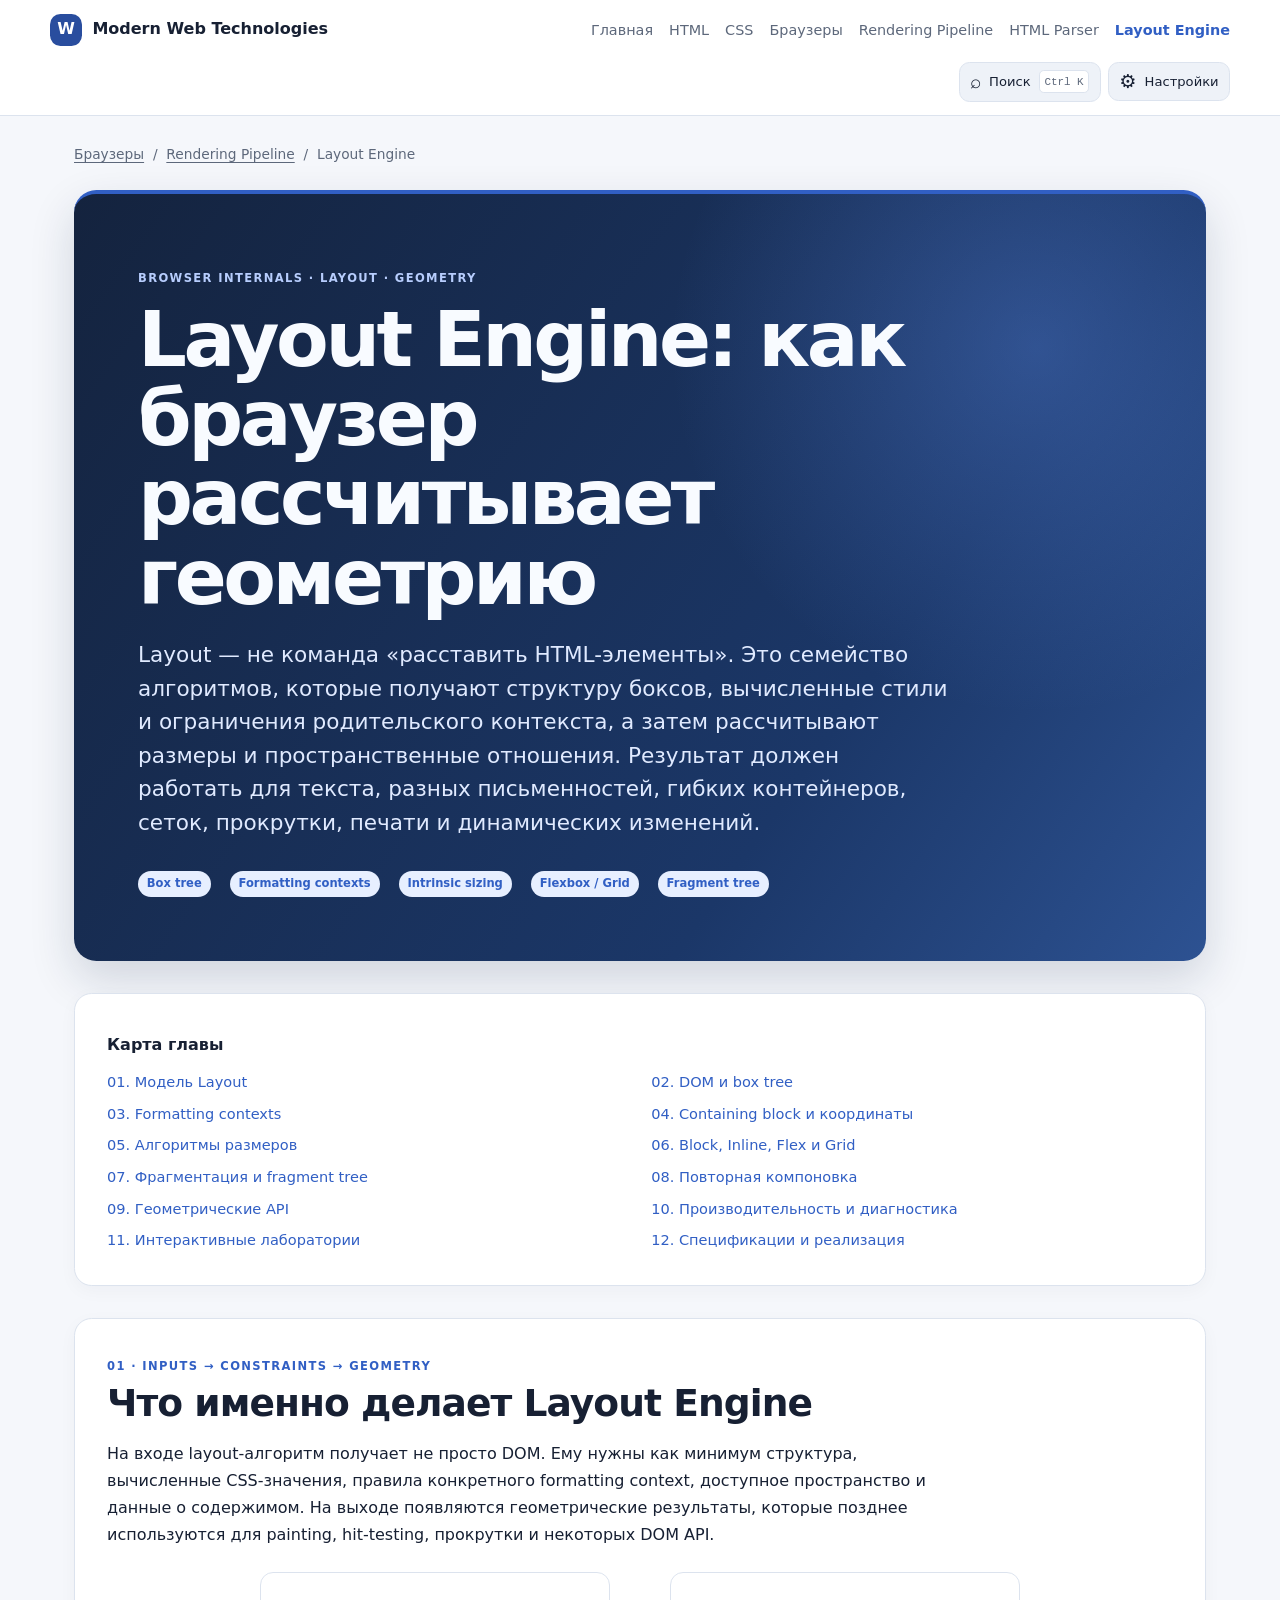
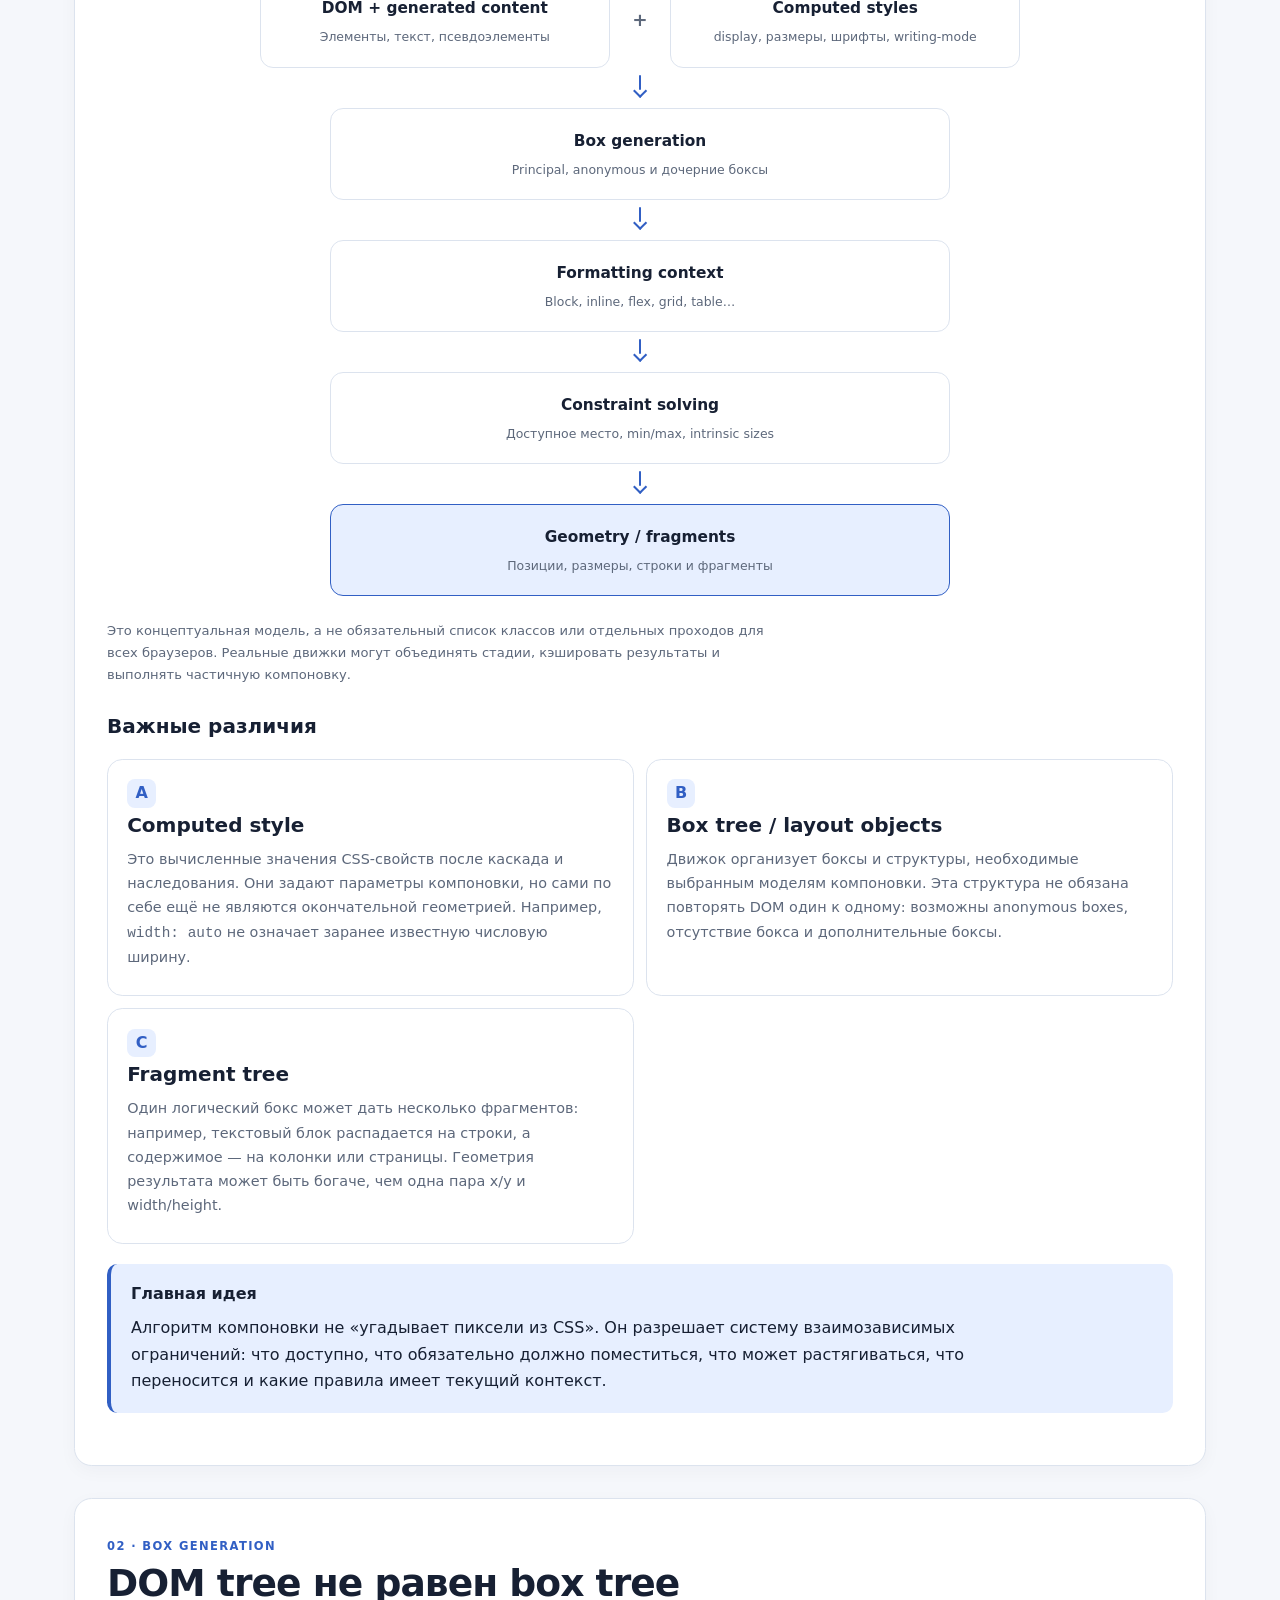
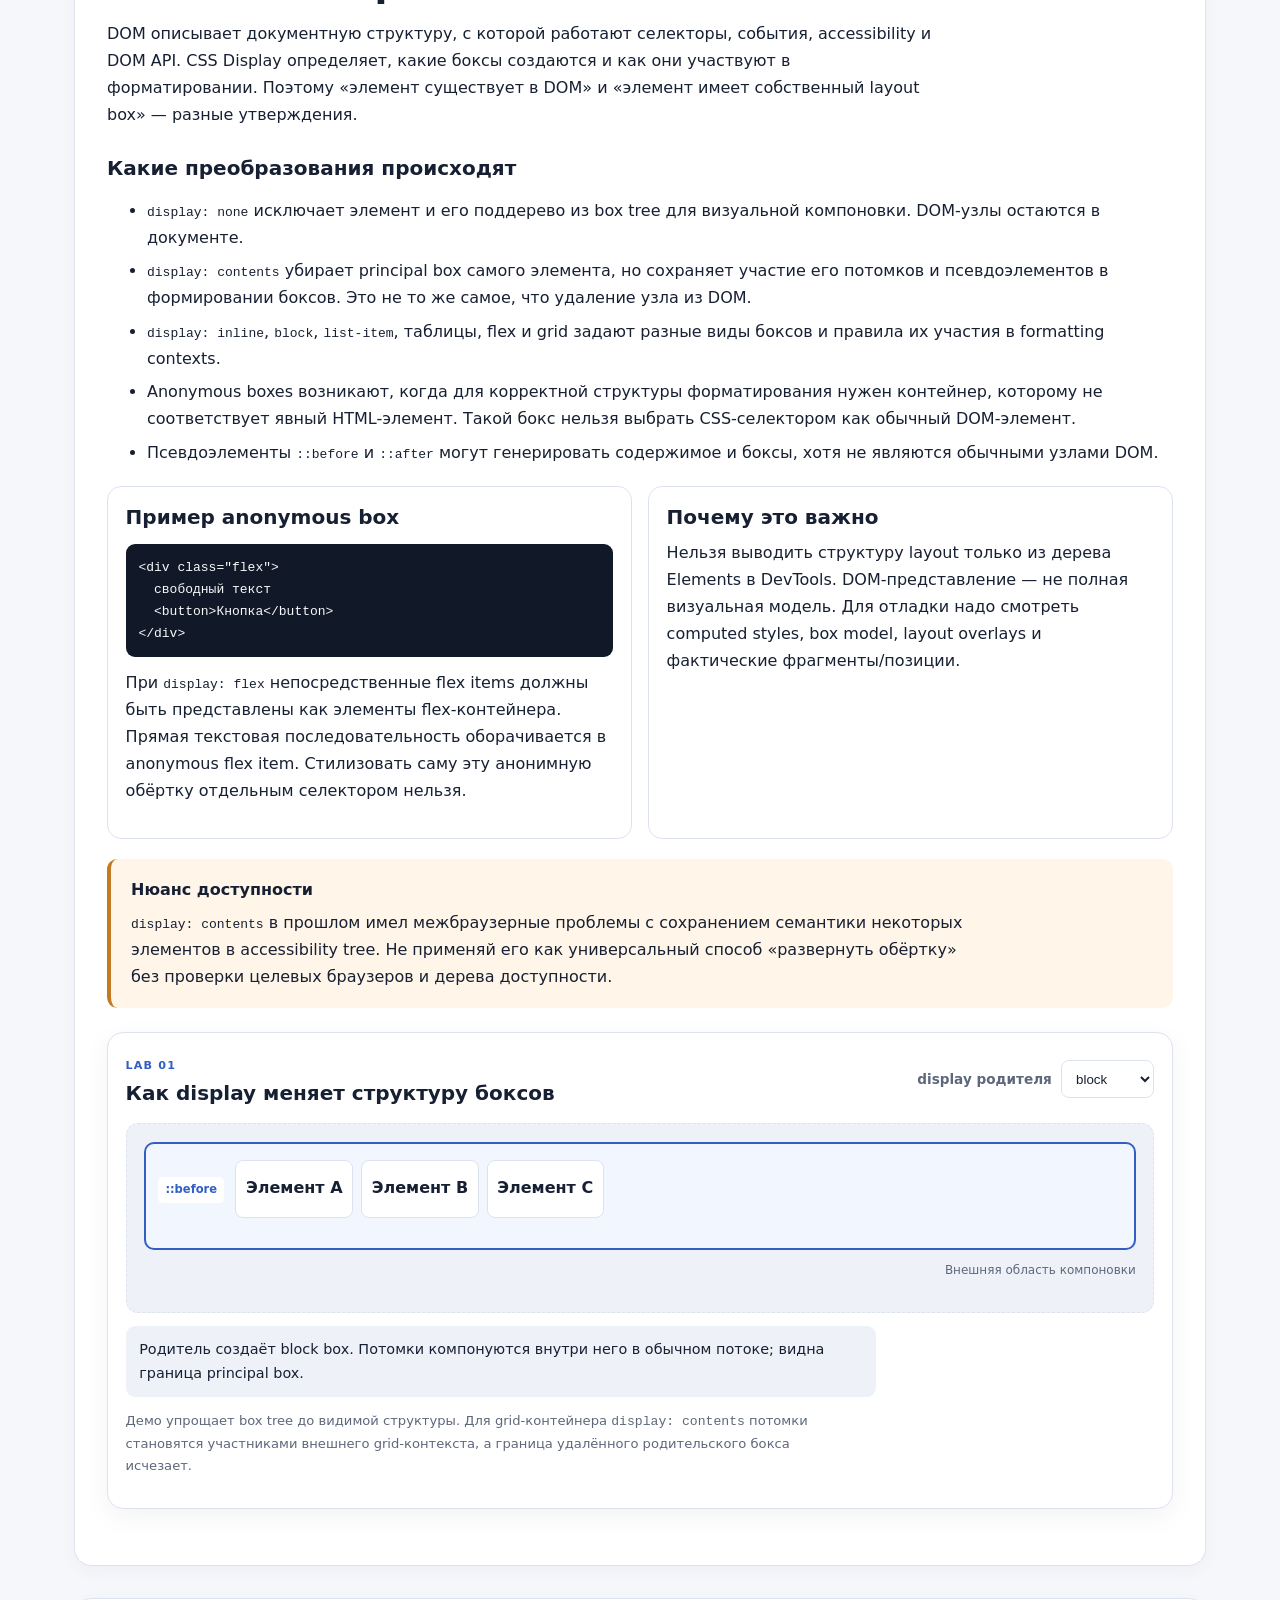
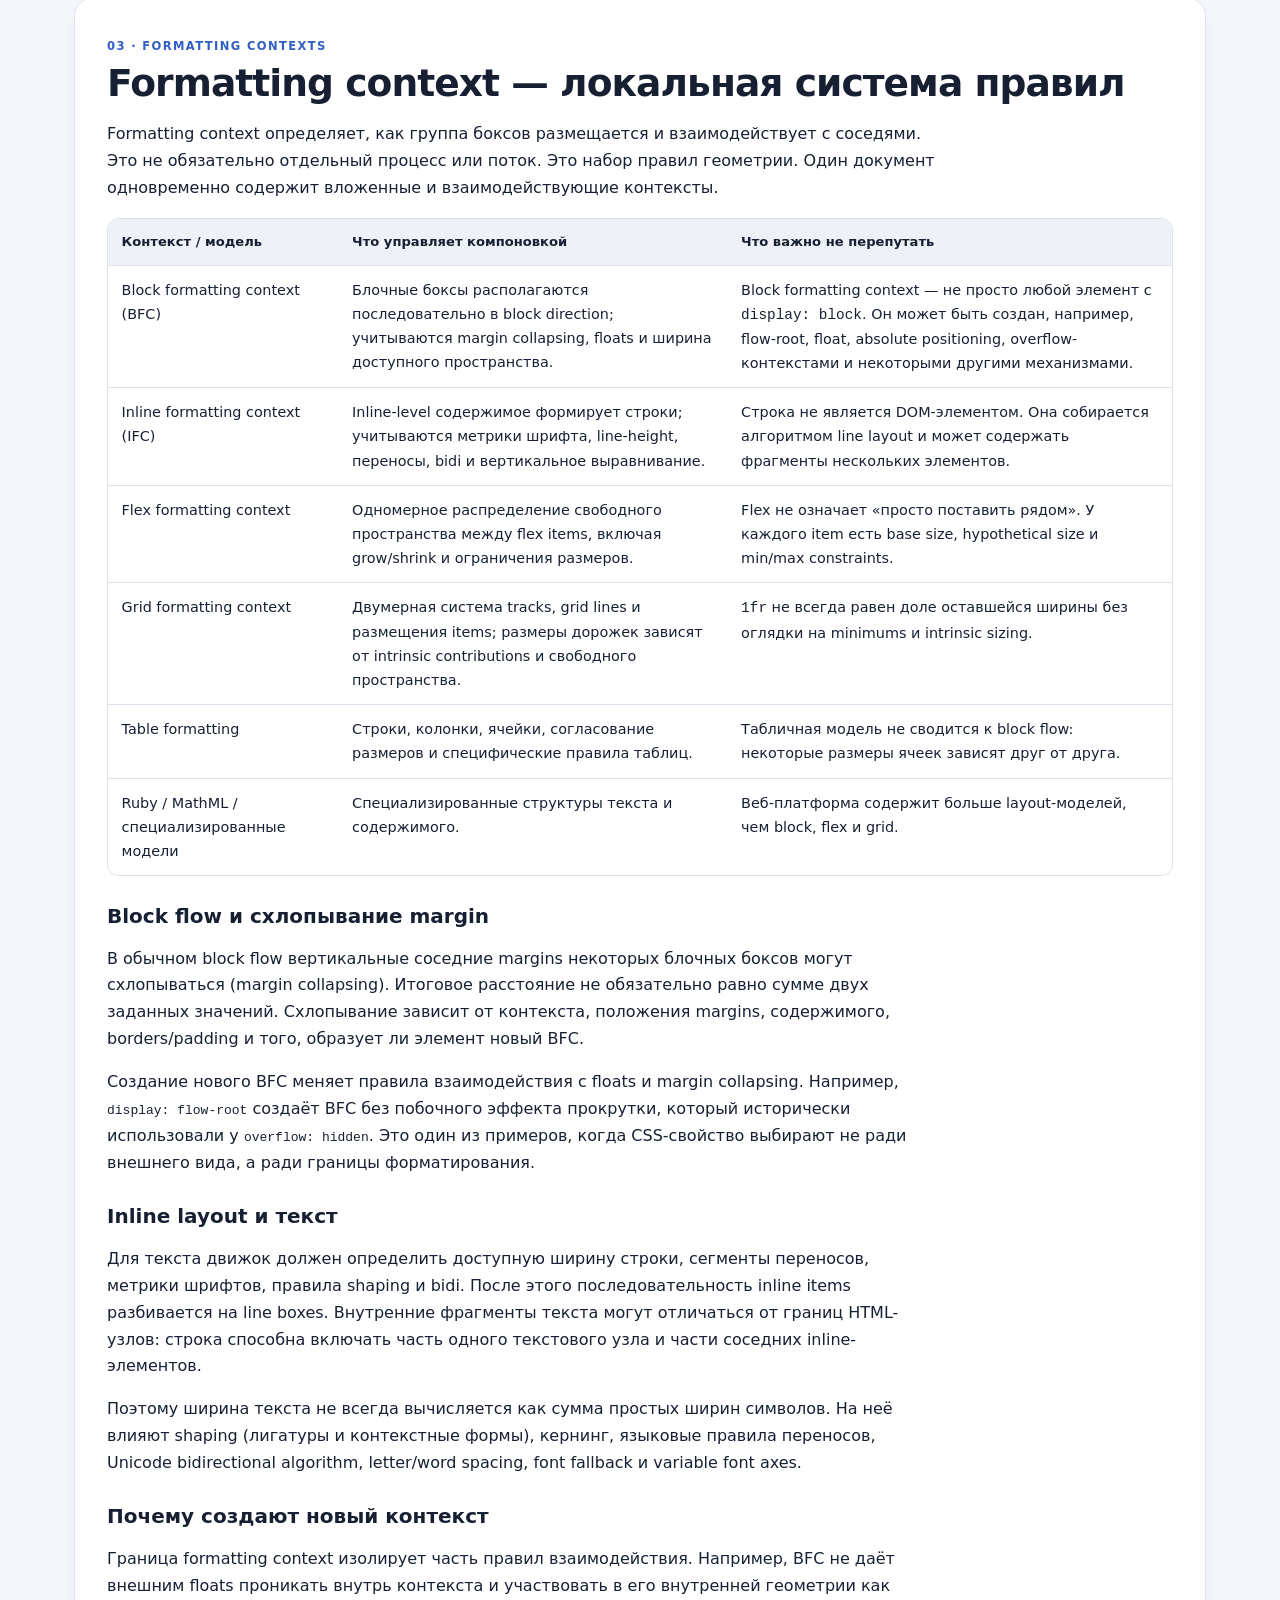
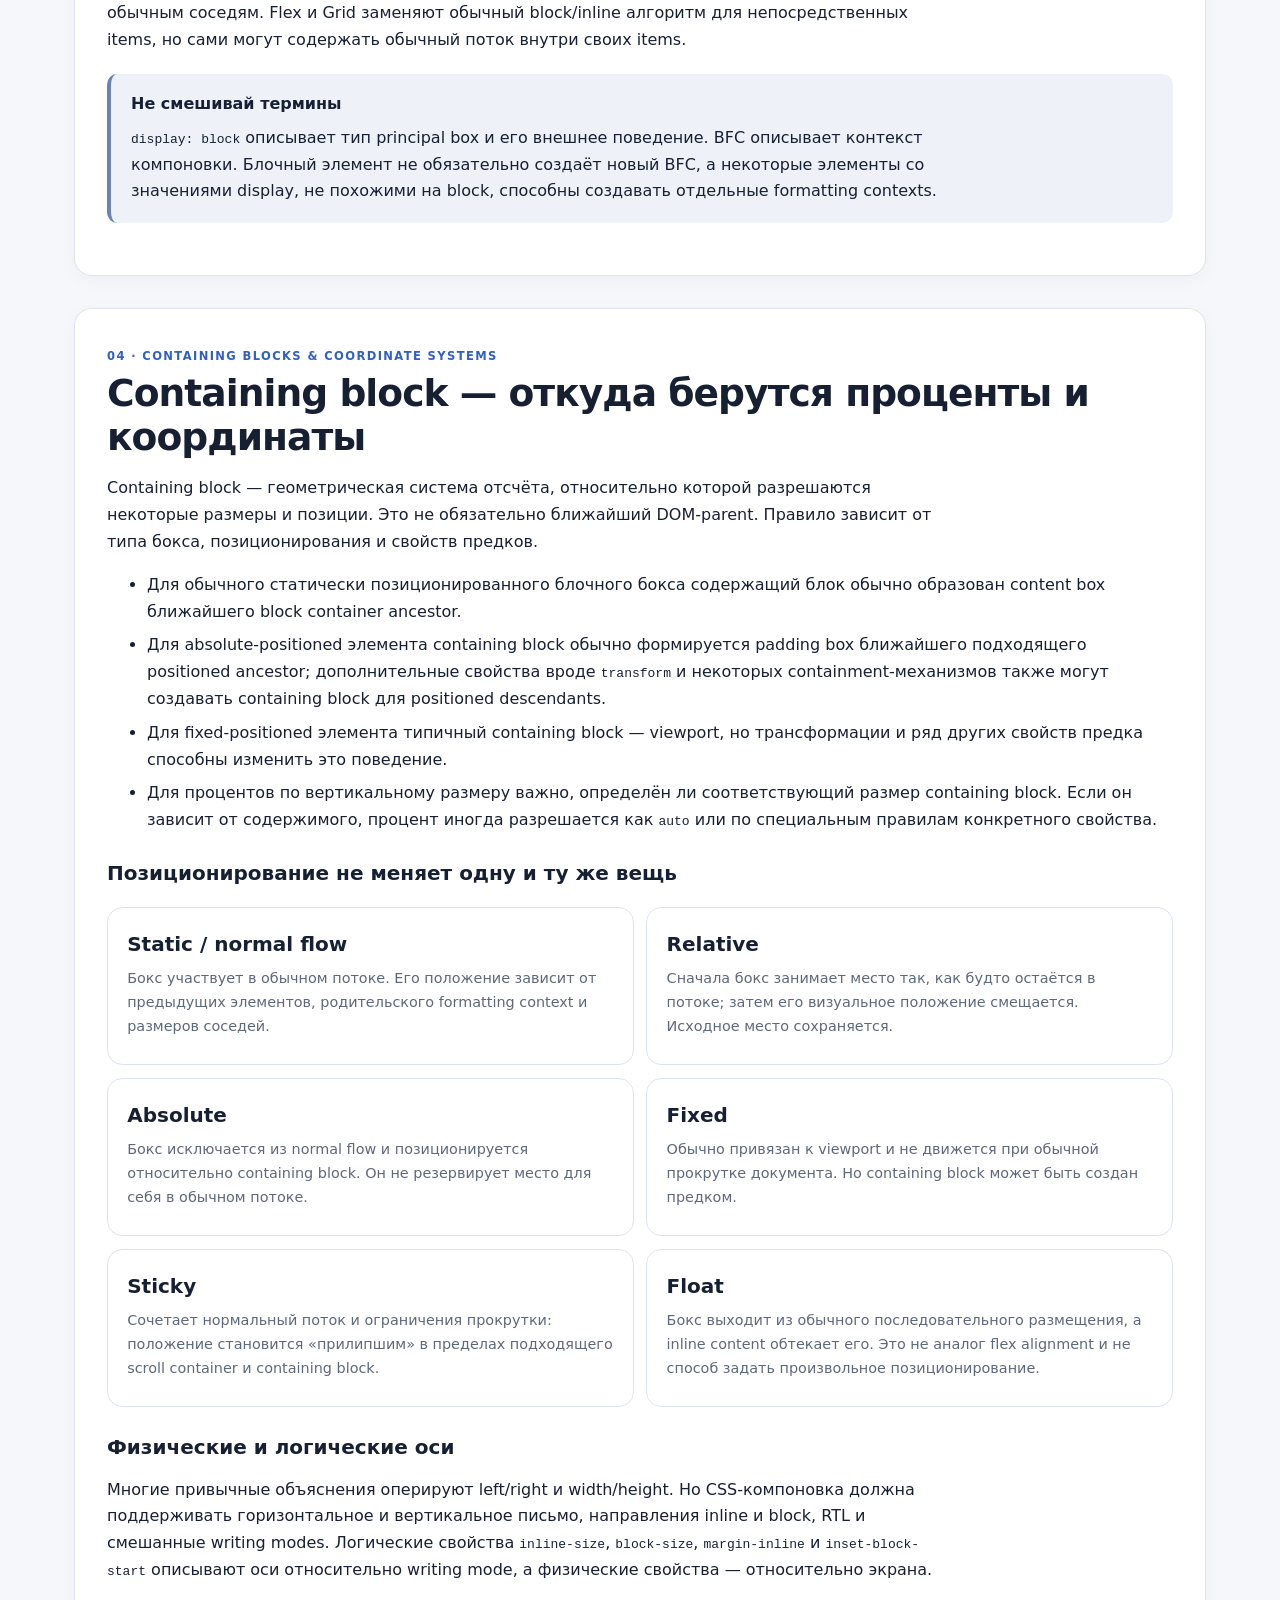
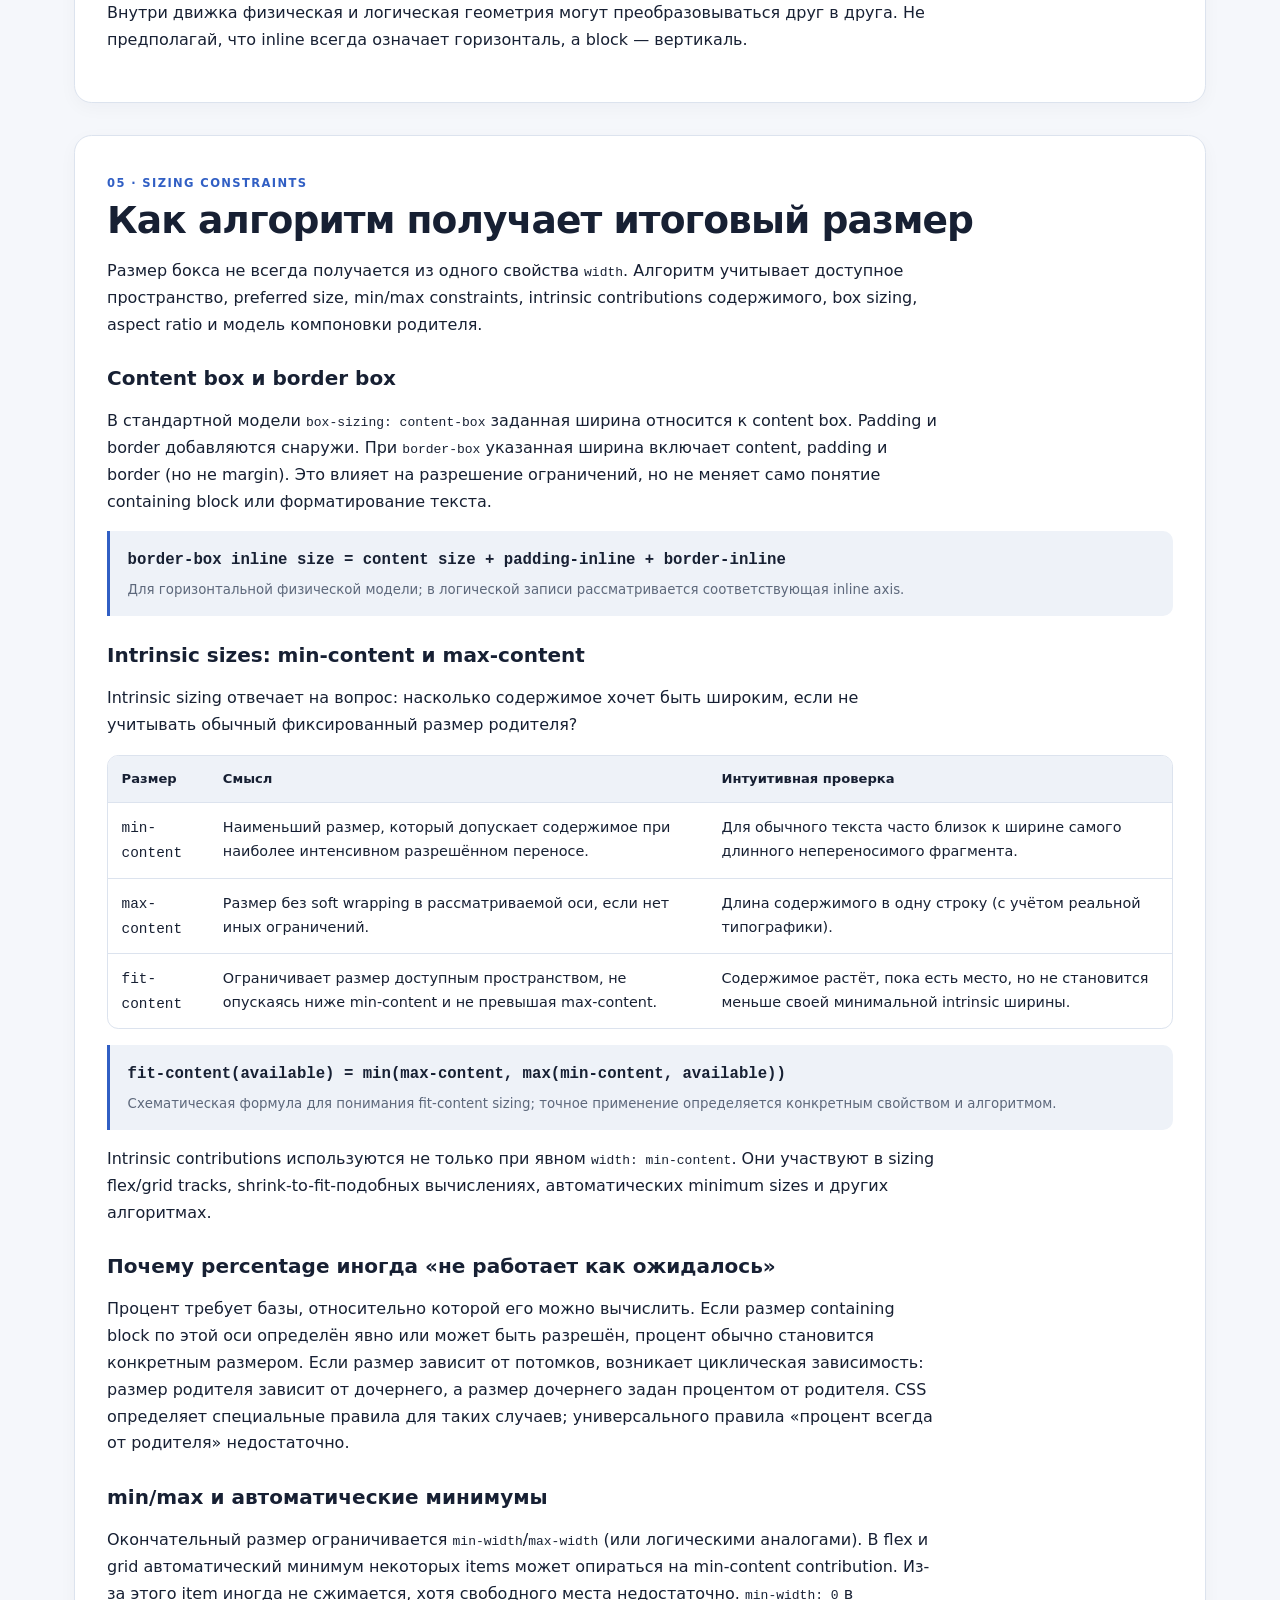
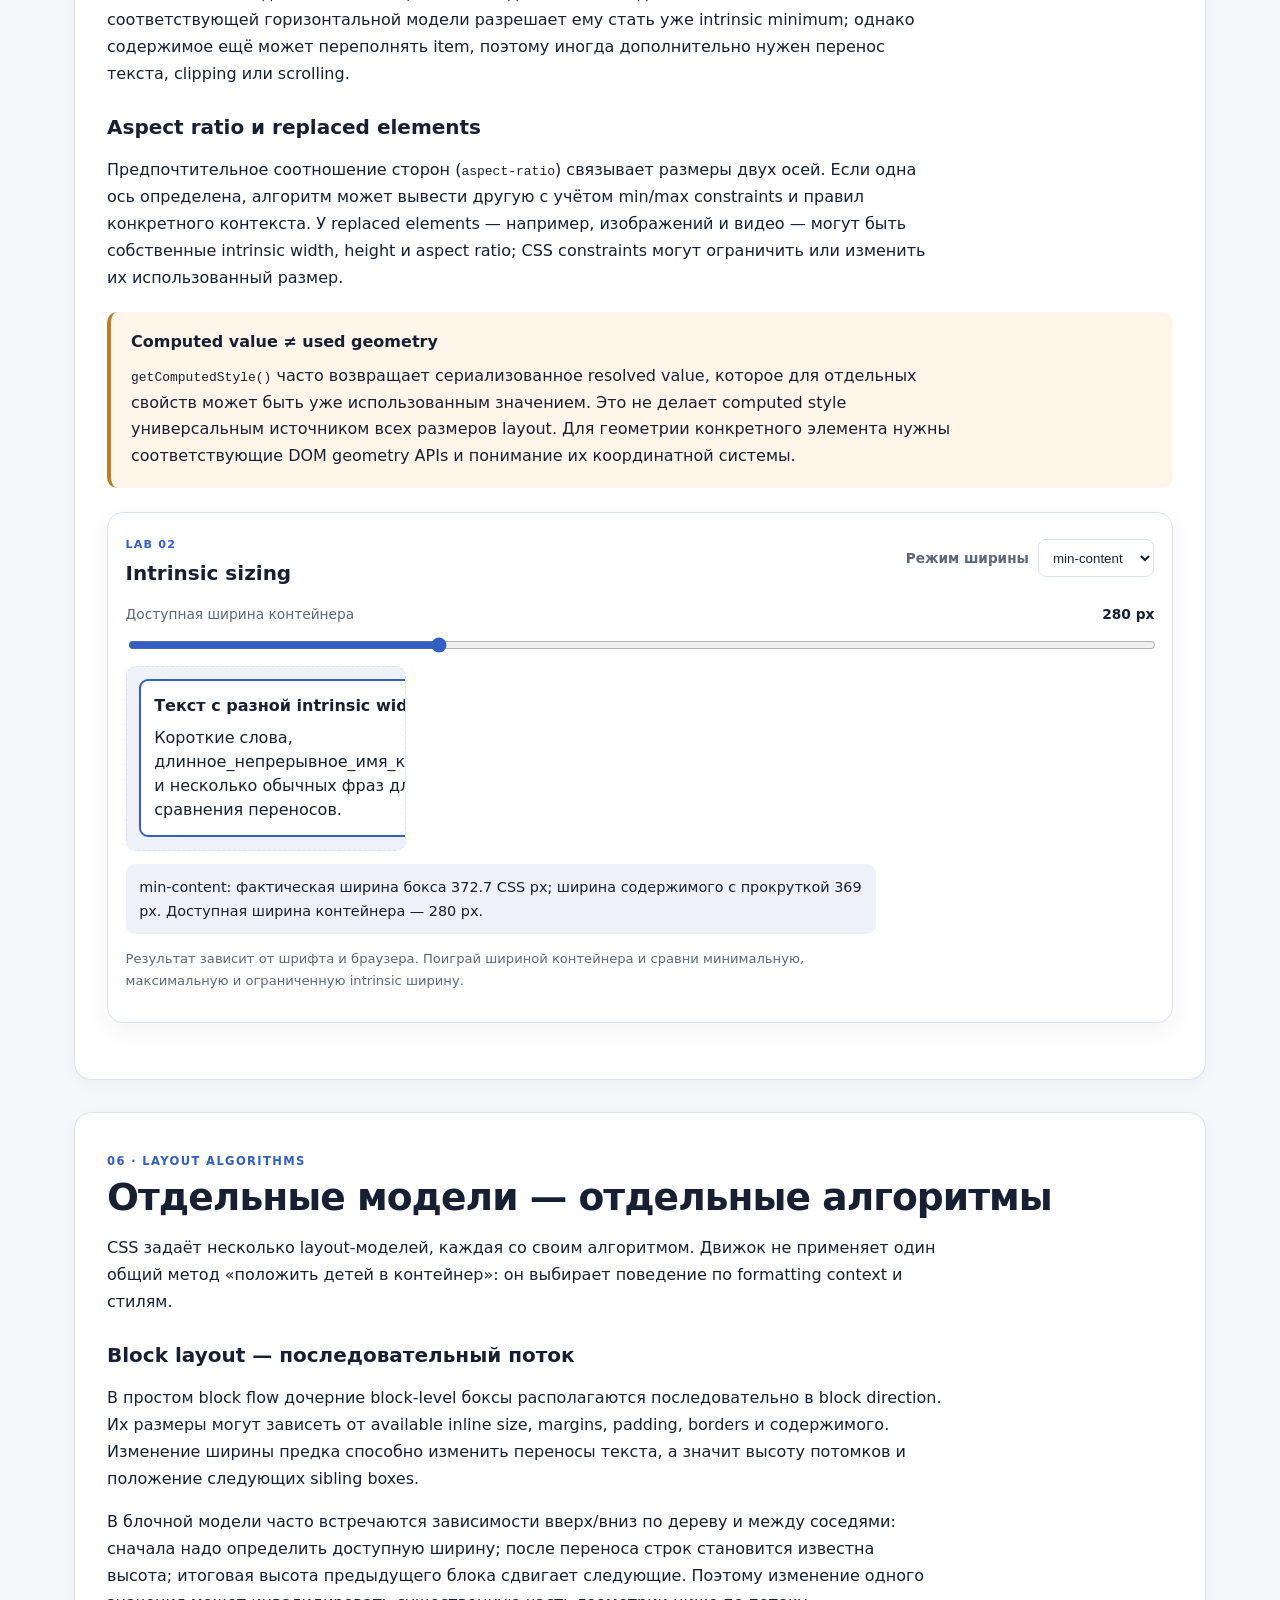
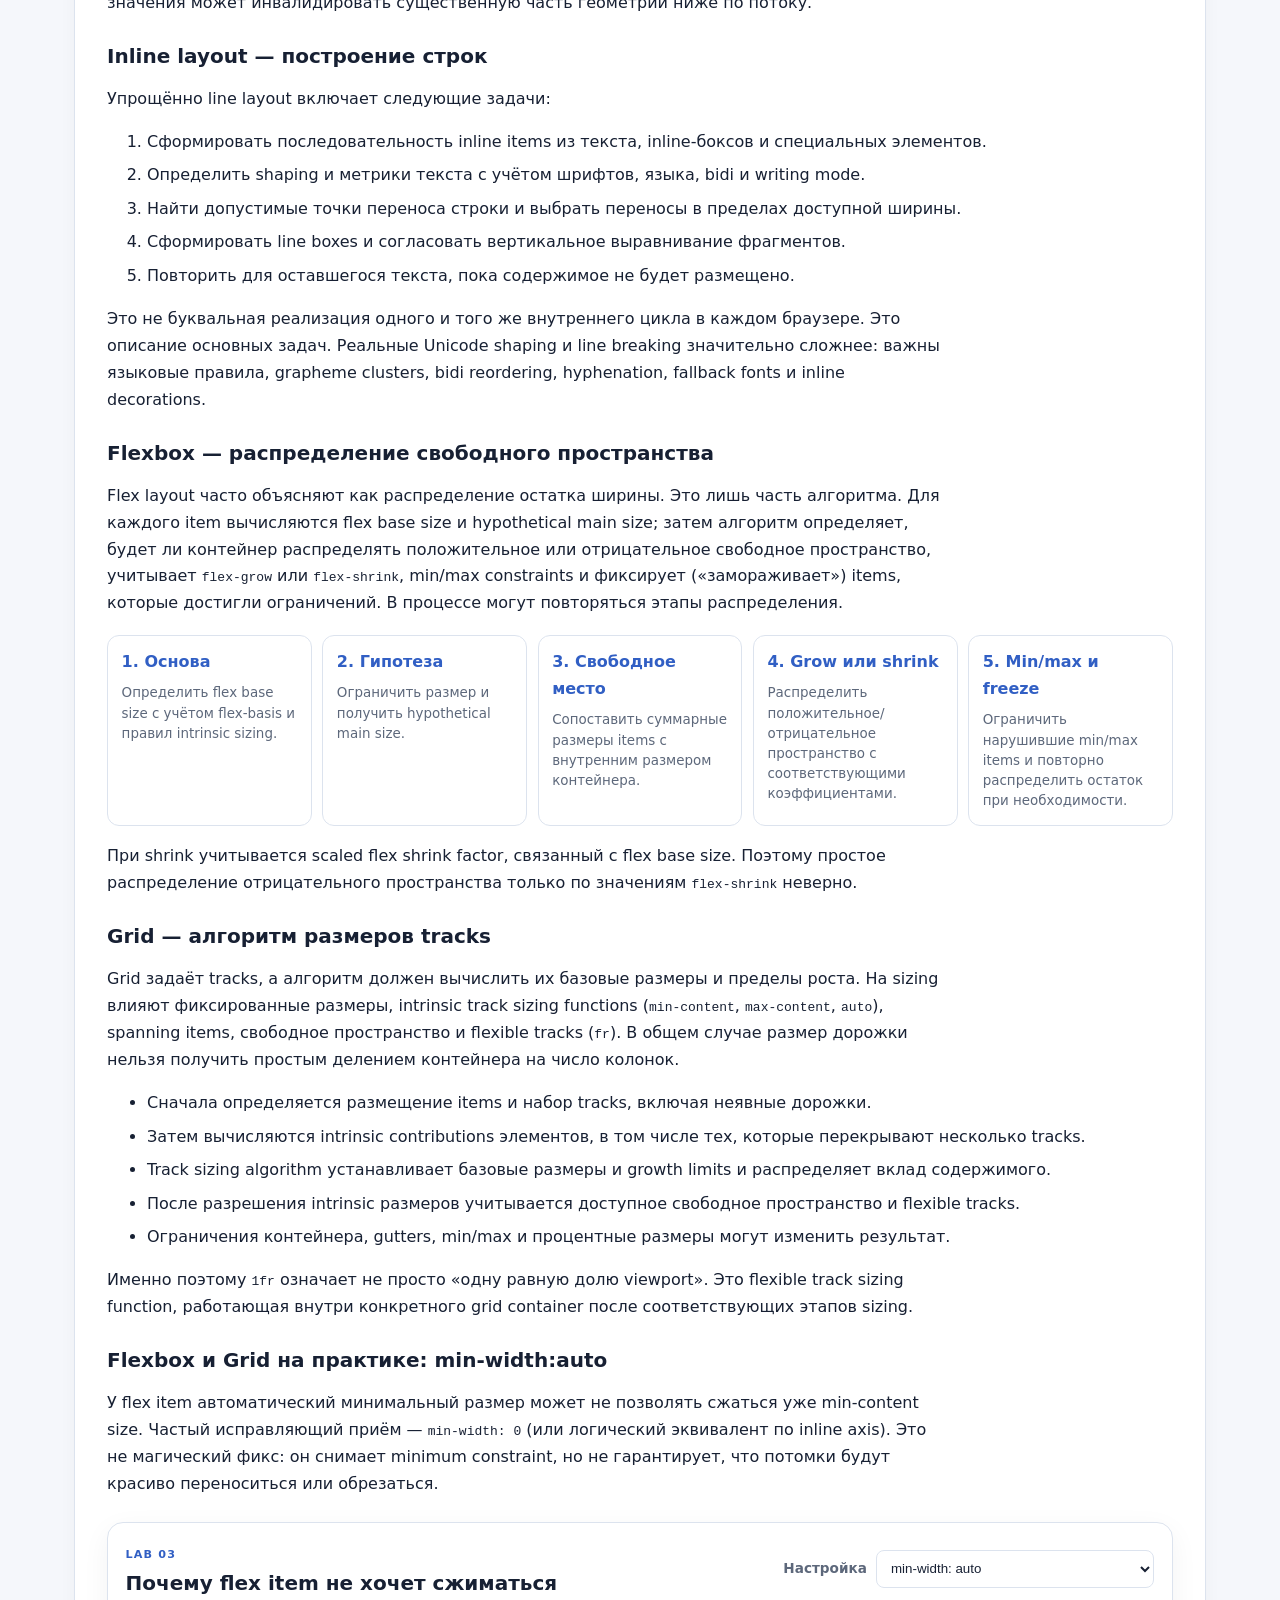
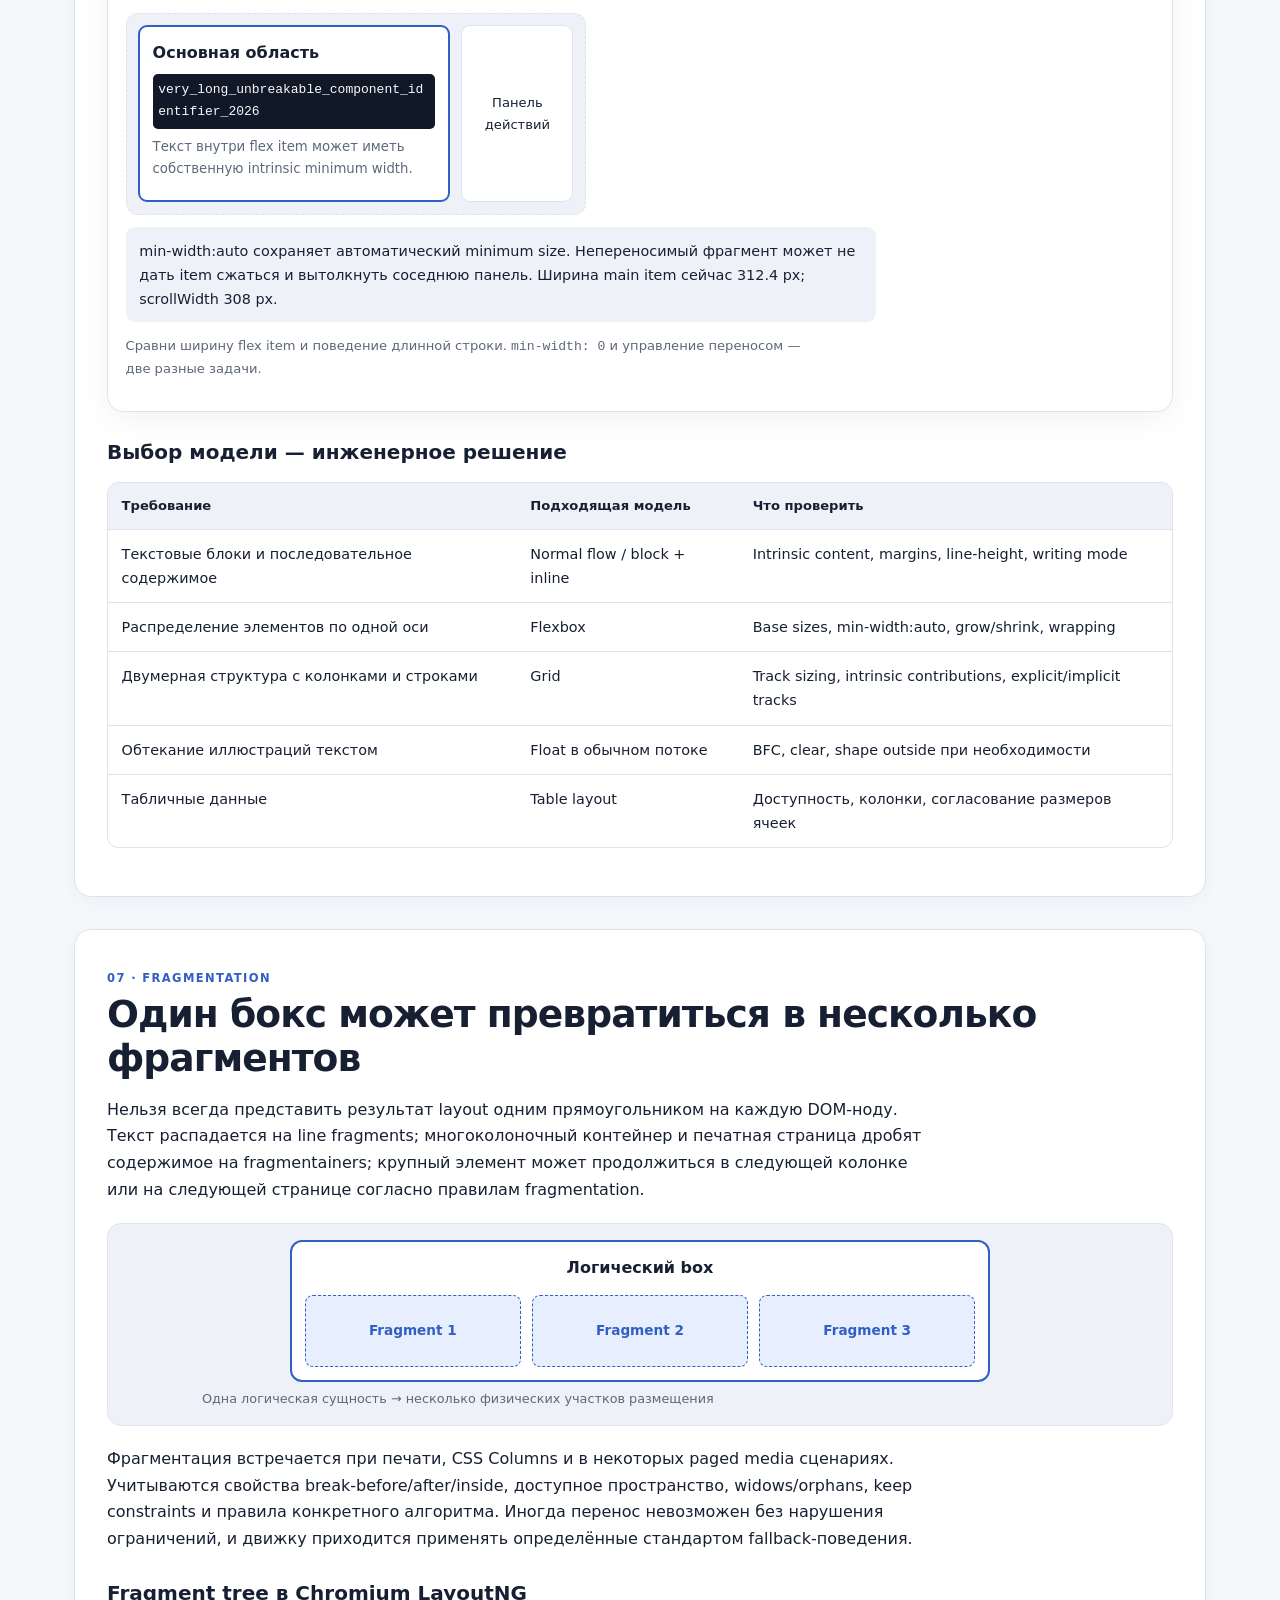
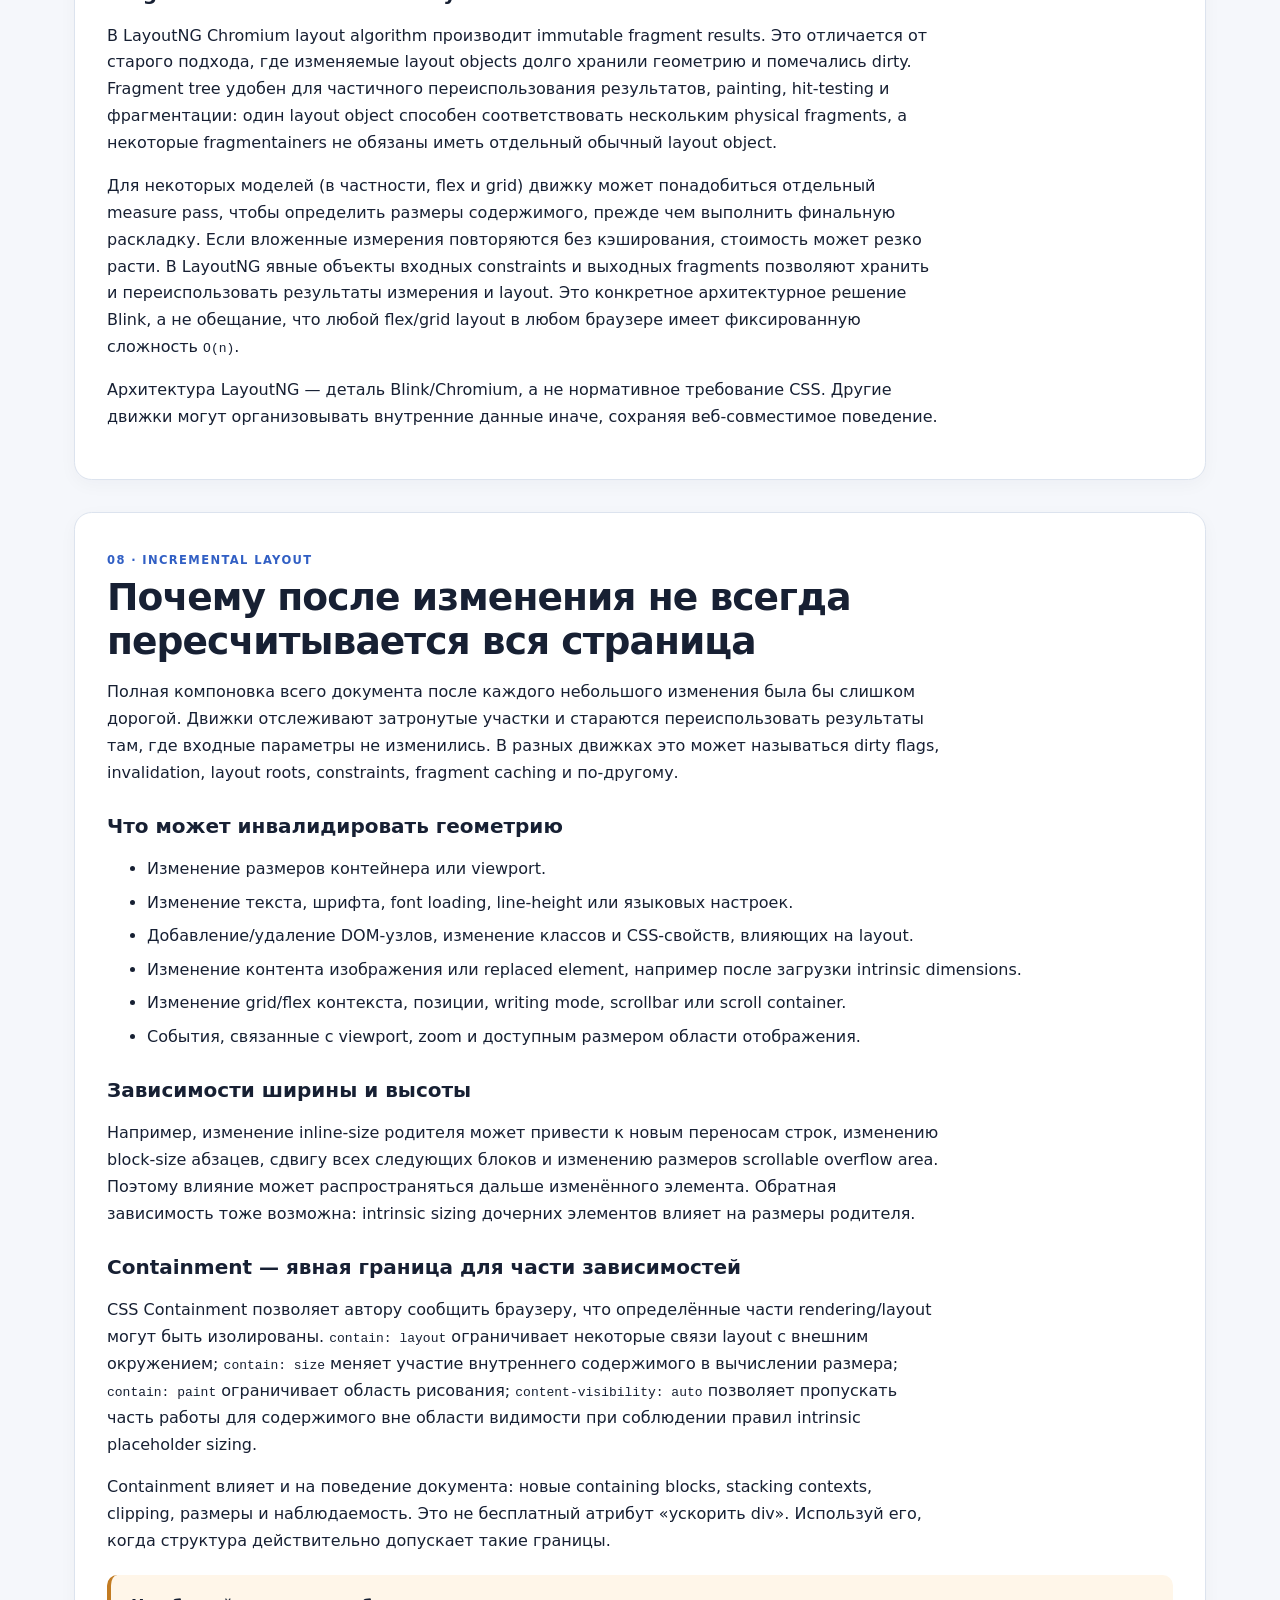
<file: chapters/layout-engine.html>
<!doctype html>
<html lang="ru" data-layout-engine-version="5">
<head>
  <meta charset="utf-8">
  <meta name="viewport" content="width=device-width, initial-scale=1">
  <meta name="description" content="Глубокое устройство Layout Engine: box tree, formatting contexts, intrinsic sizing, Flexbox, Grid, fragment tree, layout invalidation и измерение геометрии.">
  <meta name="theme-color" content="#111827">
  <title>Layout Engine — как браузер рассчитывает геометрию</title>
  <link rel="stylesheet" href="../assets/browser-pipeline.css">
  <link rel="stylesheet" href="../assets/layout-engine.css">
  <script src="../assets/browser-pipeline.js" defer></script>
  <script src="../assets/layout-engine.js" defer></script>
</head>
<body class="bp-page bp-layout-page">
  <a class="bp-skip-link" href="#main">Перейти к содержанию</a>
  <header class="bp-topbar">
    <a class="bp-brand" href="../index.html" aria-label="На главную проекта">
      <span class="bp-brand-mark">W</span>
      <span>Modern Web Technologies</span>
    </a>
    <nav class="bp-nav" aria-label="Навигация по проекту">
      <a href="../index.html">Главная</a>
      <a href="../html.html">HTML</a>
      <a href="../css.html">CSS</a>
      <a href="../browsers.html">Браузеры</a>
      <a href="browser-pipeline.html">Rendering Pipeline</a>
      <a href="html-parser.html">HTML Parser</a>
      <a href="layout-engine.html" aria-current="page">Layout Engine</a>
    </nav>
    <div class="bp-toolbar" aria-label="Инструменты страницы">
      <button class="bp-tool-button" id="bp-open-search" type="button" aria-haspopup="dialog" aria-controls="bp-search-dialog" title="Поиск (Ctrl+K)"><span aria-hidden="true">⌕</span><span>Поиск</span><kbd>Ctrl K</kbd></button>
      <button class="bp-tool-button bp-tool-icon" id="bp-open-settings" type="button" aria-haspopup="dialog" aria-controls="bp-settings-dialog" title="Настройки отображения"><span aria-hidden="true">⚙</span><span class="bp-tool-label">Настройки</span></button>
    </div>
  </header>

  <div class="bp-dialog-backdrop" id="bp-search-dialog" hidden>
    <section class="bp-dialog bp-search-dialog" role="dialog" aria-modal="true" aria-labelledby="bp-search-title">
      <div class="bp-dialog-head"><div><p class="bp-dialog-kicker">ПОИСК ПО ТЕКУЩЕЙ ГЛАВЕ</p><h2 id="bp-search-title">Найти в материале</h2></div><button class="bp-dialog-close" type="button" data-close-dialog aria-label="Закрыть поиск">×</button></div>
      <label class="bp-search-field"><span aria-hidden="true">⌕</span><input id="bp-search-input" type="search" placeholder="Термин, механизм, технология…" autocomplete="off"><kbd>Esc</kbd></label>
      <p class="bp-search-hint">Ищет в заголовках и тексте главы. Нажмите Enter для первого результата.</p>
      <div id="bp-search-results" class="bp-search-results" role="listbox" aria-label="Результаты поиска"><div class="bp-search-empty">Начните вводить запрос.</div></div>
    </section>
  </div>
  <div class="bp-dialog-backdrop" id="bp-settings-dialog" hidden>
    <section class="bp-dialog bp-settings-dialog" role="dialog" aria-modal="true" aria-labelledby="bp-settings-title">
      <div class="bp-dialog-head"><div><p class="bp-dialog-kicker">ПЕРСОНАЛИЗАЦИЯ</p><h2 id="bp-settings-title">Настройки страницы</h2></div><button class="bp-dialog-close" type="button" data-close-dialog aria-label="Закрыть настройки">×</button></div>
      <div class="bp-settings-body">
        <label class="bp-setting-row"><span><b>Тема</b><small>Цветовая схема интерфейса</small></span><select id="bp-setting-theme"><option value="system">Системная</option><option value="light">Светлая</option><option value="dark">Тёмная</option></select></label>
        <label class="bp-setting-row"><span><b>Размер текста</b><small>Для основного материала</small></span><select id="bp-setting-font"><option value="normal">Обычный</option><option value="large">Крупнее</option><option value="larger">Максимальный</option></select></label>
        <label class="bp-setting-row"><span><b>Ширина чтения</b><small>Длина строки и ширина страницы</small></span><select id="bp-setting-width"><option value="standard">Стандартная</option><option value="wide">Широкая</option><option value="narrow">Узкая</option></select></label>
        <label class="bp-setting-row"><span><b>Интервал строк</b><small>Вертикальный ритм текста</small></span><select id="bp-setting-spacing"><option value="standard">Стандартный</option><option value="relaxed">Свободный</option><option value="compact">Компактный</option></select></label>
        <label class="bp-setting-row bp-setting-toggle"><span><b>Уменьшить анимацию</b><small>Отключить эффекты движения</small></span><input type="checkbox" id="bp-setting-motion"></label>
      </div>
      <div class="bp-dialog-footer"><button id="bp-settings-reset" type="button" class="bp-secondary-button">Сбросить</button><button id="bp-settings-done" type="button" class="bp-primary-button">Готово</button></div>
    </section>
  </div>

  <main id="main" class="bp-shell">
    <div class="bp-breadcrumb"><a href="../browsers.html">Браузеры</a><span aria-hidden="true">/</span><a href="browser-pipeline.html">Rendering Pipeline</a><span aria-hidden="true">/</span><span>Layout Engine</span></div>

    <section class="bp-hero">
      <p class="bp-eyebrow">BROWSER INTERNALS · LAYOUT · GEOMETRY</p>
      <h1>Layout Engine: как браузер рассчитывает геометрию</h1>
      <p class="bp-lead">Layout — не команда «расставить HTML-элементы». Это семейство алгоритмов, которые получают структуру боксов, вычисленные стили и ограничения родительского контекста, а затем рассчитывают размеры и пространственные отношения. Результат должен работать для текста, разных письменностей, гибких контейнеров, сеток, прокрутки, печати и динамических изменений.</p>
      <div class="bp-hero-meta"><span class="bp-tag">Box tree</span><span class="bp-tag">Formatting contexts</span><span class="bp-tag">Intrinsic sizing</span><span class="bp-tag">Flexbox / Grid</span><span class="bp-tag">Fragment tree</span></div>
    </section>

    <section class="bp-section bp-toc">
      <p class="bp-toc-title">Карта главы</p>
      <div class="bp-toc-grid">
        <a href="#le-model">01. Модель Layout</a>
        <a href="#le-box-tree">02. DOM и box tree</a>
        <a href="#le-formatting">03. Formatting contexts</a>
        <a href="#le-containing">04. Containing block и координаты</a>
        <a href="#le-sizing">05. Алгоритмы размеров</a>
        <a href="#le-algorithms">06. Block, Inline, Flex и Grid</a>
        <a href="#le-fragments">07. Фрагментация и fragment tree</a>
        <a href="#le-invalidation">08. Повторная компоновка</a>
        <a href="#le-geometry-api">09. Геометрические API</a>
        <a href="#le-performance">10. Производительность и диагностика</a>
        <a href="#le-labs">11. Интерактивные лаборатории</a>
        <a href="#le-sources">12. Спецификации и реализация</a>
      </div>
    </section>

    <section id="le-model" class="bp-section">
      <p class="bp-section-kicker">01 · INPUTS → CONSTRAINTS → GEOMETRY</p>
      <h2>Что именно делает Layout Engine</h2>
      <p>На входе layout-алгоритм получает не просто DOM. Ему нужны как минимум структура, вычисленные CSS-значения, правила конкретного formatting context, доступное пространство и данные о содержимом. На выходе появляются геометрические результаты, которые позднее используются для painting, hit-testing, прокрутки и некоторых DOM API.</p>
      <div class="le-flow" role="img" aria-label="DOM и computed styles объединяются; затем выполняются генерация боксов, выбор formatting context и разрешение ограничений, в результате формируются геометрия и фрагменты">
        <div class="le-flow-inputs">
          <div class="le-flow-node"><b>DOM + generated content</b><small>Элементы, текст, псевдоэлементы</small></div>
          <span class="le-flow-join" aria-hidden="true">+</span>
          <div class="le-flow-node"><b>Computed styles</b><small>display, размеры, шрифты, writing-mode</small></div>
        </div>
        <span class="le-flow-arrow" aria-hidden="true">↓</span>
        <div class="le-flow-node"><b>Box generation</b><small>Principal, anonymous и дочерние боксы</small></div>
        <span class="le-flow-arrow" aria-hidden="true">↓</span>
        <div class="le-flow-node"><b>Formatting context</b><small>Block, inline, flex, grid, table…</small></div>
        <span class="le-flow-arrow" aria-hidden="true">↓</span>
        <div class="le-flow-node"><b>Constraint solving</b><small>Доступное место, min/max, intrinsic sizes</small></div>
        <span class="le-flow-arrow" aria-hidden="true">↓</span>
        <div class="le-flow-node le-flow-result"><b>Geometry / fragments</b><small>Позиции, размеры, строки и фрагменты</small></div>
      </div>
      <p class="bp-caption">Это концептуальная модель, а не обязательный список классов или отдельных проходов для всех браузеров. Реальные движки могут объединять стадии, кэшировать результаты и выполнять частичную компоновку.</p>

      <h3>Важные различия</h3>
      <div class="bp-detail-grid">
        <article><span class="bp-stage-index">A</span><h3>Computed style</h3><p>Это вычисленные значения CSS-свойств после каскада и наследования. Они задают параметры компоновки, но сами по себе ещё не являются окончательной геометрией. Например, <code>width: auto</code> не означает заранее известную числовую ширину.</p></article>
        <article><span class="bp-stage-index">B</span><h3>Box tree / layout objects</h3><p>Движок организует боксы и структуры, необходимые выбранным моделям компоновки. Эта структура не обязана повторять DOM один к одному: возможны anonymous boxes, отсутствие бокса и дополнительные боксы.</p></article>
        <article><span class="bp-stage-index">C</span><h3>Fragment tree</h3><p>Один логический бокс может дать несколько фрагментов: например, текстовый блок распадается на строки, а содержимое — на колонки или страницы. Геометрия результата может быть богаче, чем одна пара x/y и width/height.</p></article>
      </div>
      <aside class="bp-callout bp-callout-key"><strong>Главная идея</strong><p>Алгоритм компоновки не «угадывает пиксели из CSS». Он разрешает систему взаимозависимых ограничений: что доступно, что обязательно должно поместиться, что может растягиваться, что переносится и какие правила имеет текущий контекст.</p></aside>
    </section>

    <section id="le-box-tree" class="bp-section">
      <p class="bp-section-kicker">02 · BOX GENERATION</p>
      <h2>DOM tree не равен box tree</h2>
      <p>DOM описывает документную структуру, с которой работают селекторы, события, accessibility и DOM API. CSS Display определяет, какие боксы создаются и как они участвуют в форматировании. Поэтому «элемент существует в DOM» и «элемент имеет собственный layout box» — разные утверждения.</p>
      <h3>Какие преобразования происходят</h3>
      <ul>
        <li><code>display: none</code> исключает элемент и его поддерево из box tree для визуальной компоновки. DOM-узлы остаются в документе.</li>
        <li><code>display: contents</code> убирает principal box самого элемента, но сохраняет участие его потомков и псевдоэлементов в формировании боксов. Это не то же самое, что удаление узла из DOM.</li>
        <li><code>display: inline</code>, <code>block</code>, <code>list-item</code>, таблицы, flex и grid задают разные виды боксов и правила их участия в formatting contexts.</li>
        <li>Anonymous boxes возникают, когда для корректной структуры форматирования нужен контейнер, которому не соответствует явный HTML-элемент. Такой бокс нельзя выбрать CSS-селектором как обычный DOM-элемент.</li>
        <li>Псевдоэлементы <code>::before</code> и <code>::after</code> могут генерировать содержимое и боксы, хотя не являются обычными узлами DOM.</li>
      </ul>
      <div class="le-concept-grid">
        <article><h3>Пример anonymous box</h3><pre><code>&lt;div class="flex"&gt;
  свободный текст
  &lt;button&gt;Кнопка&lt;/button&gt;
&lt;/div&gt;</code></pre><p>При <code>display: flex</code> непосредственные flex items должны быть представлены как элементы flex-контейнера. Прямая текстовая последовательность оборачивается в anonymous flex item. Стилизовать саму эту анонимную обёртку отдельным селектором нельзя.</p></article>
        <article><h3>Почему это важно</h3><p>Нельзя выводить структуру layout только из дерева Elements в DevTools. DOM-представление — не полная визуальная модель. Для отладки надо смотреть computed styles, box model, layout overlays и фактические фрагменты/позиции.</p></article>
      </div>
      <aside class="bp-callout bp-callout-warning"><strong>Нюанс доступности</strong><p><code>display: contents</code> в прошлом имел межбраузерные проблемы с сохранением семантики некоторых элементов в accessibility tree. Не применяй его как универсальный способ «развернуть обёртку» без проверки целевых браузеров и дерева доступности.</p></aside>
      <div class="le-lab-card">
        <div class="le-lab-heading"><div><span class="le-lab-number">LAB 01</span><h3>Как display меняет структуру боксов</h3></div><label class="le-control">display родителя<select id="le-box-display"><option value="block">block</option><option value="flex">flex</option><option value="grid">grid</option><option value="contents">contents</option><option value="none">none</option></select></label></div>
        <div class="le-box-stage" id="le-box-stage"><div class="le-demo-parent" id="le-demo-parent"><span class="le-demo-child">Элемент A</span><span class="le-demo-child">Элемент B</span><span class="le-demo-child">Элемент C</span></div><span class="le-stage-note">Внешняя область компоновки</span></div>
        <p class="le-lab-output" id="le-box-output" aria-live="polite">Родитель создаёт block box. Его дети компонуются внутри него в нормальном потоке.</p>
        <p class="bp-caption">Демо упрощает box tree до видимой структуры. Для grid-контейнера <code>display: contents</code> потомки становятся участниками внешнего grid-контекста, а граница удалённого родительского бокса исчезает.</p>
      </div>
    </section>

    <section id="le-formatting" class="bp-section">
      <p class="bp-section-kicker">03 · FORMATTING CONTEXTS</p>
      <h2>Formatting context — локальная система правил</h2>
      <p>Formatting context определяет, как группа боксов размещается и взаимодействует с соседями. Это не обязательно отдельный процесс или поток. Это набор правил геометрии. Один документ одновременно содержит вложенные и взаимодействующие контексты.</p>
      <div class="bp-table-wrap"><table><thead><tr><th>Контекст / модель</th><th>Что управляет компоновкой</th><th>Что важно не перепутать</th></tr></thead><tbody>
        <tr><td>Block formatting context (BFC)</td><td>Блочные боксы располагаются последовательно в block direction; учитываются margin collapsing, floats и ширина доступного пространства.</td><td>Block formatting context — не просто любой элемент с <code>display: block</code>. Он может быть создан, например, flow-root, float, absolute positioning, overflow-контекстами и некоторыми другими механизмами.</td></tr>
        <tr><td>Inline formatting context (IFC)</td><td>Inline-level содержимое формирует строки; учитываются метрики шрифта, line-height, переносы, bidi и вертикальное выравнивание.</td><td>Строка не является DOM-элементом. Она собирается алгоритмом line layout и может содержать фрагменты нескольких элементов.</td></tr>
        <tr><td>Flex formatting context</td><td>Одномерное распределение свободного пространства между flex items, включая grow/shrink и ограничения размеров.</td><td>Flex не означает «просто поставить рядом». У каждого item есть base size, hypothetical size и min/max constraints.</td></tr>
        <tr><td>Grid formatting context</td><td>Двумерная система tracks, grid lines и размещения items; размеры дорожек зависят от intrinsic contributions и свободного пространства.</td><td><code>1fr</code> не всегда равен доле оставшейся ширины без оглядки на minimums и intrinsic sizing.</td></tr>
        <tr><td>Table formatting</td><td>Строки, колонки, ячейки, согласование размеров и специфические правила таблиц.</td><td>Табличная модель не сводится к block flow: некоторые размеры ячеек зависят друг от друга.</td></tr>
        <tr><td>Ruby / MathML / специализированные модели</td><td>Специализированные структуры текста и содержимого.</td><td>Веб-платформа содержит больше layout-моделей, чем block, flex и grid.</td></tr>
      </tbody></table></div>

      <h3>Block flow и схлопывание margin</h3>
      <p>В обычном block flow вертикальные соседние margins некоторых блочных боксов могут схлопываться (margin collapsing). Итоговое расстояние не обязательно равно сумме двух заданных значений. Схлопывание зависит от контекста, положения margins, содержимого, borders/padding и того, образует ли элемент новый BFC.</p>
      <p>Создание нового BFC меняет правила взаимодействия с floats и margin collapsing. Например, <code>display: flow-root</code> создаёт BFC без побочного эффекта прокрутки, который исторически использовали у <code>overflow: hidden</code>. Это один из примеров, когда CSS-свойство выбирают не ради внешнего вида, а ради границы форматирования.</p>

      <h3>Inline layout и текст</h3>
      <p>Для текста движок должен определить доступную ширину строки, сегменты переносов, метрики шрифтов, правила shaping и bidi. После этого последовательность inline items разбивается на line boxes. Внутренние фрагменты текста могут отличаться от границ HTML-узлов: строка способна включать часть одного текстового узла и части соседних inline-элементов.</p>
      <p>Поэтому ширина текста не всегда вычисляется как сумма простых ширин символов. На неё влияют shaping (лигатуры и контекстные формы), кернинг, языковые правила переносов, Unicode bidirectional algorithm, letter/word spacing, font fallback и variable font axes.</p>

      <h3>Почему создают новый контекст</h3>
      <p>Граница formatting context изолирует часть правил взаимодействия. Например, BFC не даёт внешним floats проникать внутрь контекста и участвовать в его внутренней геометрии как обычным соседям. Flex и Grid заменяют обычный block/inline алгоритм для непосредственных items, но сами могут содержать обычный поток внутри своих items.</p>
      <aside class="bp-callout"><strong>Не смешивай термины</strong><p><code>display: block</code> описывает тип principal box и его внешнее поведение. BFC описывает контекст компоновки. Блочный элемент не обязательно создаёт новый BFC, а некоторые элементы со значениями display, не похожими на block, способны создавать отдельные formatting contexts.</p></aside>
    </section>

    <section id="le-containing" class="bp-section">
      <p class="bp-section-kicker">04 · CONTAINING BLOCKS & COORDINATE SYSTEMS</p>
      <h2>Containing block — откуда берутся проценты и координаты</h2>
      <p>Containing block — геометрическая система отсчёта, относительно которой разрешаются некоторые размеры и позиции. Это не обязательно ближайший DOM-parent. Правило зависит от типа бокса, позиционирования и свойств предков.</p>
      <ul>
        <li>Для обычного статически позиционированного блочного бокса содержащий блок обычно образован content box ближайшего block container ancestor.</li>
        <li>Для absolute-positioned элемента containing block обычно формируется padding box ближайшего подходящего positioned ancestor; дополнительные свойства вроде <code>transform</code> и некоторых containment-механизмов также могут создавать containing block для positioned descendants.</li>
        <li>Для fixed-positioned элемента типичный containing block — viewport, но трансформации и ряд других свойств предка способны изменить это поведение.</li>
        <li>Для процентов по вертикальному размеру важно, определён ли соответствующий размер containing block. Если он зависит от содержимого, процент иногда разрешается как <code>auto</code> или по специальным правилам конкретного свойства.</li>
      </ul>
      <h3>Позиционирование не меняет одну и ту же вещь</h3>
      <div class="bp-detail-grid">
        <article><h3>Static / normal flow</h3><p>Бокс участвует в обычном потоке. Его положение зависит от предыдущих элементов, родительского formatting context и размеров соседей.</p></article>
        <article><h3>Relative</h3><p>Сначала бокс занимает место так, как будто остаётся в потоке; затем его визуальное положение смещается. Исходное место сохраняется.</p></article>
        <article><h3>Absolute</h3><p>Бокс исключается из normal flow и позиционируется относительно containing block. Он не резервирует место для себя в обычном потоке.</p></article>
        <article><h3>Fixed</h3><p>Обычно привязан к viewport и не движется при обычной прокрутке документа. Но containing block может быть создан предком.</p></article>
        <article><h3>Sticky</h3><p>Сочетает нормальный поток и ограничения прокрутки: положение становится «прилипшим» в пределах подходящего scroll container и containing block.</p></article>
        <article><h3>Float</h3><p>Бокс выходит из обычного последовательного размещения, а inline content обтекает его. Это не аналог flex alignment и не способ задать произвольное позиционирование.</p></article>
      </div>
      <h3>Физические и логические оси</h3>
      <p>Многие привычные объяснения оперируют left/right и width/height. Но CSS-компоновка должна поддерживать горизонтальное и вертикальное письмо, направления inline и block, RTL и смешанные writing modes. Логические свойства <code>inline-size</code>, <code>block-size</code>, <code>margin-inline</code> и <code>inset-block-start</code> описывают оси относительно writing mode, а физические свойства — относительно экрана.</p>
      <p>Внутри движка физическая и логическая геометрия могут преобразовываться друг в друга. Не предполагай, что inline всегда означает горизонталь, а block — вертикаль.</p>
    </section>

    <section id="le-sizing" class="bp-section">
      <p class="bp-section-kicker">05 · SIZING CONSTRAINTS</p>
      <h2>Как алгоритм получает итоговый размер</h2>
      <p>Размер бокса не всегда получается из одного свойства <code>width</code>. Алгоритм учитывает доступное пространство, preferred size, min/max constraints, intrinsic contributions содержимого, box sizing, aspect ratio и модель компоновки родителя.</p>
      <h3>Content box и border box</h3>
      <p>В стандартной модели <code>box-sizing: content-box</code> заданная ширина относится к content box. Padding и border добавляются снаружи. При <code>border-box</code> указанная ширина включает content, padding и border (но не margin). Это влияет на разрешение ограничений, но не меняет само понятие containing block или форматирование текста.</p>
      <div class="le-formula"><code>border-box inline size = content size + padding-inline + border-inline</code><small>Для горизонтальной физической модели; в логической записи рассматривается соответствующая inline axis.</small></div>

      <h3>Intrinsic sizes: min-content и max-content</h3>
      <p>Intrinsic sizing отвечает на вопрос: насколько содержимое хочет быть широким, если не учитывать обычный фиксированный размер родителя?</p>
      <div class="bp-table-wrap"><table><thead><tr><th>Размер</th><th>Смысл</th><th>Интуитивная проверка</th></tr></thead><tbody>
        <tr><td><code>min-content</code></td><td>Наименьший размер, который допускает содержимое при наиболее интенсивном разрешённом переносе.</td><td>Для обычного текста часто близок к ширине самого длинного непереносимого фрагмента.</td></tr>
        <tr><td><code>max-content</code></td><td>Размер без soft wrapping в рассматриваемой оси, если нет иных ограничений.</td><td>Длина содержимого в одну строку (с учётом реальной типографики).</td></tr>
        <tr><td><code>fit-content</code></td><td>Ограничивает размер доступным пространством, не опускаясь ниже min-content и не превышая max-content.</td><td>Содержимое растёт, пока есть место, но не становится меньше своей минимальной intrinsic ширины.</td></tr>
      </tbody></table></div>
      <div class="le-formula"><code>fit-content(available) = min(max-content, max(min-content, available))</code><small>Схематическая формула для понимания fit-content sizing; точное применение определяется конкретным свойством и алгоритмом.</small></div>
      <p>Intrinsic contributions используются не только при явном <code>width: min-content</code>. Они участвуют в sizing flex/grid tracks, shrink-to-fit-подобных вычислениях, автоматических minimum sizes и других алгоритмах.</p>

      <h3>Почему percentage иногда «не работает как ожидалось»</h3>
      <p>Процент требует базы, относительно которой его можно вычислить. Если размер containing block по этой оси определён явно или может быть разрешён, процент обычно становится конкретным размером. Если размер зависит от потомков, возникает циклическая зависимость: размер родителя зависит от дочернего, а размер дочернего задан процентом от родителя. CSS определяет специальные правила для таких случаев; универсального правила «процент всегда от родителя» недостаточно.</p>

      <h3>min/max и автоматические минимумы</h3>
      <p>Окончательный размер ограничивается <code>min-width</code>/<code>max-width</code> (или логическими аналогами). В flex и grid автоматический минимум некоторых items может опираться на min-content contribution. Из-за этого item иногда не сжимается, хотя свободного места недостаточно. <code>min-width: 0</code> в соответствующей горизонтальной модели разрешает ему стать уже intrinsic minimum; однако содержимое ещё может переполнять item, поэтому иногда дополнительно нужен перенос текста, clipping или scrolling.</p>

      <h3>Aspect ratio и replaced elements</h3>
      <p>Предпочтительное соотношение сторон (<code>aspect-ratio</code>) связывает размеры двух осей. Если одна ось определена, алгоритм может вывести другую с учётом min/max constraints и правил конкретного контекста. У replaced elements — например, изображений и видео — могут быть собственные intrinsic width, height и aspect ratio; CSS constraints могут ограничить или изменить их использованный размер.</p>
      <aside class="bp-callout bp-callout-warning"><strong>Computed value ≠ used geometry</strong><p><code>getComputedStyle()</code> часто возвращает сериализованное resolved value, которое для отдельных свойств может быть уже использованным значением. Это не делает computed style универсальным источником всех размеров layout. Для геометрии конкретного элемента нужны соответствующие DOM geometry APIs и понимание их координатной системы.</p></aside>
      <div class="le-lab-card">
        <div class="le-lab-heading"><div><span class="le-lab-number">LAB 02</span><h3>Intrinsic sizing</h3></div><label class="le-control">Режим ширины<select id="le-intrinsic-mode"><option value="min-content">min-content</option><option value="max-content">max-content</option><option value="fit-content">fit-content</option></select></label></div>
        <label class="le-range-label" for="le-intrinsic-space">Доступная ширина контейнера <output id="le-intrinsic-space-value">280 px</output></label>
        <input id="le-intrinsic-space" class="le-range" type="range" min="160" max="560" step="10" value="280">
        <div class="le-intrinsic-frame" id="le-intrinsic-frame"><div class="le-intrinsic-box" id="le-intrinsic-box"><b>Текст с разной intrinsic width</b><span>Короткие слова, длинное_непрерывное_имя_компонента и несколько обычных фраз для сравнения переносов.</span></div></div>
        <p class="le-lab-output" id="le-intrinsic-output" aria-live="polite">Выбран min-content.</p>
        <p class="bp-caption">Результат зависит от шрифта и браузера. Поиграй шириной контейнера и сравни минимальную, максимальную и ограниченную intrinsic ширину.</p>
      </div>
    </section>

    <section id="le-algorithms" class="bp-section">
      <p class="bp-section-kicker">06 · LAYOUT ALGORITHMS</p>
      <h2>Отдельные модели — отдельные алгоритмы</h2>
      <p>CSS задаёт несколько layout-моделей, каждая со своим алгоритмом. Движок не применяет один общий метод «положить детей в контейнер»: он выбирает поведение по formatting context и стилям.</p>
      <h3>Block layout — последовательный поток</h3>
      <p>В простом block flow дочерние block-level боксы располагаются последовательно в block direction. Их размеры могут зависеть от available inline size, margins, padding, borders и содержимого. Изменение ширины предка способно изменить переносы текста, а значит высоту потомков и положение следующих sibling boxes.</p>
      <p>В блочной модели часто встречаются зависимости вверх/вниз по дереву и между соседями: сначала надо определить доступную ширину; после переноса строк становится известна высота; итоговая высота предыдущего блока сдвигает следующие. Поэтому изменение одного значения может инвалидировать существенную часть геометрии ниже по потоку.</p>

      <h3>Inline layout — построение строк</h3>
      <p>Упрощённо line layout включает следующие задачи:</p>
      <ol>
        <li>Сформировать последовательность inline items из текста, inline-боксов и специальных элементов.</li>
        <li>Определить shaping и метрики текста с учётом шрифтов, языка, bidi и writing mode.</li>
        <li>Найти допустимые точки переноса строки и выбрать переносы в пределах доступной ширины.</li>
        <li>Сформировать line boxes и согласовать вертикальное выравнивание фрагментов.</li>
        <li>Повторить для оставшегося текста, пока содержимое не будет размещено.</li>
      </ol>
      <p>Это не буквальная реализация одного и того же внутреннего цикла в каждом браузере. Это описание основных задач. Реальные Unicode shaping и line breaking значительно сложнее: важны языковые правила, grapheme clusters, bidi reordering, hyphenation, fallback fonts и inline decorations.</p>

      <h3>Flexbox — распределение свободного пространства</h3>
      <p>Flex layout часто объясняют как распределение остатка ширины. Это лишь часть алгоритма. Для каждого item вычисляются flex base size и hypothetical main size; затем алгоритм определяет, будет ли контейнер распределять положительное или отрицательное свободное пространство, учитывает <code>flex-grow</code> или <code>flex-shrink</code>, min/max constraints и фиксирует («замораживает») items, которые достигли ограничений. В процессе могут повторяться этапы распределения.</p>
      <div class="le-algorithm-steps">
        <div><b>1. Основа</b><span>Определить flex base size с учётом flex-basis и правил intrinsic sizing.</span></div>
        <div><b>2. Гипотеза</b><span>Ограничить размер и получить hypothetical main size.</span></div>
        <div><b>3. Свободное место</b><span>Сопоставить суммарные размеры items с внутренним размером контейнера.</span></div>
        <div><b>4. Grow или shrink</b><span>Распределить положительное/отрицательное пространство с соответствующими коэффициентами.</span></div>
        <div><b>5. Min/max и freeze</b><span>Ограничить нарушившие min/max items и повторно распределить остаток при необходимости.</span></div>
      </div>
      <p>При shrink учитывается scaled flex shrink factor, связанный с flex base size. Поэтому простое распределение отрицательного пространства только по значениям <code>flex-shrink</code> неверно.</p>

      <h3>Grid — алгоритм размеров tracks</h3>
      <p>Grid задаёт tracks, а алгоритм должен вычислить их базовые размеры и пределы роста. На sizing влияют фиксированные размеры, intrinsic track sizing functions (<code>min-content</code>, <code>max-content</code>, <code>auto</code>), spanning items, свободное пространство и flexible tracks (<code>fr</code>). В общем случае размер дорожки нельзя получить простым делением контейнера на число колонок.</p>
      <ul>
        <li>Сначала определяется размещение items и набор tracks, включая неявные дорожки.</li>
        <li>Затем вычисляются intrinsic contributions элементов, в том числе тех, которые перекрывают несколько tracks.</li>
        <li>Track sizing algorithm устанавливает базовые размеры и growth limits и распределяет вклад содержимого.</li>
        <li>После разрешения intrinsic размеров учитывается доступное свободное пространство и flexible tracks.</li>
        <li>Ограничения контейнера, gutters, min/max и процентные размеры могут изменить результат.</li>
      </ul>
      <p>Именно поэтому <code>1fr</code> означает не просто «одну равную долю viewport». Это flexible track sizing function, работающая внутри конкретного grid container после соответствующих этапов sizing.</p>

      <h3>Flexbox и Grid на практике: min-width:auto</h3>
      <p>У flex item автоматический минимальный размер может не позволять сжаться уже min-content size. Частый исправляющий приём — <code>min-width: 0</code> (или логический эквивалент по inline axis). Это не магический фикс: он снимает minimum constraint, но не гарантирует, что потомки будут красиво переноситься или обрезаться.</p>
      <div class="le-lab-card">
        <div class="le-lab-heading"><div><span class="le-lab-number">LAB 03</span><h3>Почему flex item не хочет сжиматься</h3></div><label class="le-control">Настройка<select id="le-flex-mode"><option value="auto">min-width: auto</option><option value="zero">min-width: 0</option><option value="wrap">min-width: 0 + overflow-wrap: anywhere</option></select></label></div>
        <div class="le-flex-demo" id="le-flex-demo"><div class="le-flex-main" id="le-flex-main"><b>Основная область</b><code>very_long_unbreakable_component_identifier_2026</code><span>Текст внутри flex item может иметь собственную intrinsic minimum width.</span></div><aside class="le-flex-side">Панель действий</aside></div>
        <p class="le-lab-output" id="le-flex-output" aria-live="polite">Автоматический минимум может удерживать item шире доступного пространства.</p>
        <p class="bp-caption">Сравни ширину flex item и поведение длинной строки. <code>min-width: 0</code> и управление переносом — две разные задачи.</p>
      </div>

      <h3>Выбор модели — инженерное решение</h3>
      <div class="bp-table-wrap"><table><thead><tr><th>Требование</th><th>Подходящая модель</th><th>Что проверить</th></tr></thead><tbody>
        <tr><td>Текстовые блоки и последовательное содержимое</td><td>Normal flow / block + inline</td><td>Intrinsic content, margins, line-height, writing mode</td></tr>
        <tr><td>Распределение элементов по одной оси</td><td>Flexbox</td><td>Base sizes, min-width:auto, grow/shrink, wrapping</td></tr>
        <tr><td>Двумерная структура с колонками и строками</td><td>Grid</td><td>Track sizing, intrinsic contributions, explicit/implicit tracks</td></tr>
        <tr><td>Обтекание иллюстраций текстом</td><td>Float в обычном потоке</td><td>BFC, clear, shape outside при необходимости</td></tr>
        <tr><td>Табличные данные</td><td>Table layout</td><td>Доступность, колонки, согласование размеров ячеек</td></tr>
      </tbody></table></div>
    </section>

    <section id="le-fragments" class="bp-section">
      <p class="bp-section-kicker">07 · FRAGMENTATION</p>
      <h2>Один бокс может превратиться в несколько фрагментов</h2>
      <p>Нельзя всегда представить результат layout одним прямоугольником на каждую DOM-ноду. Текст распадается на line fragments; многоколоночный контейнер и печатная страница дробят содержимое на fragmentainers; крупный элемент может продолжиться в следующей колонке или на следующей странице согласно правилам fragmentation.</p>
      <div class="le-fragment-demo" role="img" aria-label="Один логический блок распределён между тремя колонками как три физических фрагмента">
        <div class="le-logical-box">Логический box<div class="le-fragments"><div>Fragment 1</div><div>Fragment 2</div><div>Fragment 3</div></div></div>
        <p>Одна логическая сущность → несколько физических участков размещения</p>
      </div>
      <p>Фрагментация встречается при печати, CSS Columns и в некоторых paged media сценариях. Учитываются свойства break-before/after/inside, доступное пространство, widows/orphans, keep constraints и правила конкретного алгоритма. Иногда перенос невозможен без нарушения ограничений, и движку приходится применять определённые стандартом fallback-поведения.</p>
      <h3>Fragment tree в Chromium LayoutNG</h3>
      <p>В LayoutNG Chromium layout algorithm производит immutable fragment results. Это отличается от старого подхода, где изменяемые layout objects долго хранили геометрию и помечались dirty. Fragment tree удобен для частичного переиспользования результатов, painting, hit-testing и фрагментации: один layout object способен соответствовать нескольким physical fragments, а некоторые fragmentainers не обязаны иметь отдельный обычный layout object.</p>
      <p>Для некоторых моделей (в частности, flex и grid) движку может понадобиться отдельный measure pass, чтобы определить размеры содержимого, прежде чем выполнить финальную раскладку. Если вложенные измерения повторяются без кэширования, стоимость может резко расти. В LayoutNG явные объекты входных constraints и выходных fragments позволяют хранить и переиспользовать результаты измерения и layout. Это конкретное архитектурное решение Blink, а не обещание, что любой flex/grid layout в любом браузере имеет фиксированную сложность <code>O(n)</code>.</p>
      <p>Архитектура LayoutNG — деталь Blink/Chromium, а не нормативное требование CSS. Другие движки могут организовывать внутренние данные иначе, сохраняя веб-совместимое поведение.</p>
    </section>

    <section id="le-invalidation" class="bp-section">
      <p class="bp-section-kicker">08 · INCREMENTAL LAYOUT</p>
      <h2>Почему после изменения не всегда пересчитывается вся страница</h2>
      <p>Полная компоновка всего документа после каждого небольшого изменения была бы слишком дорогой. Движки отслеживают затронутые участки и стараются переиспользовать результаты там, где входные параметры не изменились. В разных движках это может называться dirty flags, invalidation, layout roots, constraints, fragment caching и по-другому.</p>
      <h3>Что может инвалидировать геометрию</h3>
      <ul>
        <li>Изменение размеров контейнера или viewport.</li>
        <li>Изменение текста, шрифта, font loading, line-height или языковых настроек.</li>
        <li>Добавление/удаление DOM-узлов, изменение классов и CSS-свойств, влияющих на layout.</li>
        <li>Изменение контента изображения или replaced element, например после загрузки intrinsic dimensions.</li>
        <li>Изменение grid/flex контекста, позиции, writing mode, scrollbar или scroll container.</li>
        <li>События, связанные с viewport, zoom и доступным размером области отображения.</li>
      </ul>
      <h3>Зависимости ширины и высоты</h3>
      <p>Например, изменение inline-size родителя может привести к новым переносам строк, изменению block-size абзацев, сдвигу всех следующих блоков и изменению размеров scrollable overflow area. Поэтому влияние может распространяться дальше изменённого элемента. Обратная зависимость тоже возможна: intrinsic sizing дочерних элементов влияет на размеры родителя.</p>
      <h3>Containment — явная граница для части зависимостей</h3>
      <p>CSS Containment позволяет автору сообщить браузеру, что определённые части rendering/layout могут быть изолированы. <code>contain: layout</code> ограничивает некоторые связи layout с внешним окружением; <code>contain: size</code> меняет участие внутреннего содержимого в вычислении размера; <code>contain: paint</code> ограничивает область рисования; <code>content-visibility: auto</code> позволяет пропускать часть работы для содержимого вне области видимости при соблюдении правил intrinsic placeholder sizing.</p>
      <p>Containment влияет и на поведение документа: новые containing blocks, stacking contexts, clipping, размеры и наблюдаемость. Это не бесплатный атрибут «ускорить div». Используй его, когда структура действительно допускает такие границы.</p>
      <aside class="bp-callout bp-callout-warning"><strong>Не обещай локальность без доказательств</strong><p>Изменение одного CSS-свойства может повлиять на соседей, потомков или большие участки страницы. И наоборот, браузер может переиспользовать результаты, которые теоретически могли бы быть затронуты. Реальную область работы определяй профилированием, а не по названию свойства.</p></aside>
    </section>

    <section id="le-geometry-api" class="bp-section">
      <p class="bp-section-kicker">09 · LAYOUT GEOMETRY APIS</p>
      <h2>Как JavaScript наблюдает геометрию</h2>
      <p>DOM geometry APIs возвращают разные проекции состояния layout. Они не взаимозаменяемы и не используют одну и ту же систему координат.</p>
      <div class="bp-table-wrap"><table><thead><tr><th>API</th><th>Что возвращает</th><th>Важное ограничение</th></tr></thead><tbody>
        <tr><td><code>getBoundingClientRect()</code></td><td>Минимальный прямоугольник, содержащий CSS border boxes элемента, в viewport coordinates.</td><td>Учитывает CSS transforms; при нескольких фрагментах возвращает объединяющий прямоугольник.</td></tr>
        <tr><td><code>offsetWidth / offsetHeight</code></td><td>Размер layout border box в целых CSS pixels (в обычном случае).</td><td>Округление и поведение для специальных/скрытых элементов; не даёт точную дробную геометрию.</td></tr>
        <tr><td><code>offsetTop / offsetLeft</code></td><td>Положение относительно offsetParent по соответствующим правилам.</td><td>Это не универсальные координаты относительно viewport или document.</td></tr>
        <tr><td><code>clientWidth / clientHeight</code></td><td>Внутренний размер padding box без border и без соответствующей полосы прокрутки (если она занимает место).</td><td>Целочисленные значения; не включает scrollable overflow.</td></tr>
        <tr><td><code>scrollWidth / scrollHeight</code></td><td>Размер области содержимого, включая область, доступную через прокрутку.</td><td>Помогает обнаружить overflow, но не определяет его визуальную причину.</td></tr>
        <tr><td><code>ResizeObserver</code></td><td>Асинхронные уведомления об изменении наблюдаемых box sizes.</td><td>Callback выполняется по правилам rendering update; изменение размеров в callback может вызвать дополнительные циклы и предупреждения.</td></tr>
      </tbody></table></div>
      <h3>Layout position и visual position — разные понятия</h3>
      <p>Transform перемещает визуальное представление элемента, не перераспределяя место в normal flow. Поэтому <code>getBoundingClientRect()</code> обычно меняется, а <code>offsetLeft</code> остаётся основанным на layout-положении. Это один из наглядных способов увидеть разницу между геометрией размещения и визуальным преобразованием.</p>
      <div class="le-lab-card">
        <div class="le-lab-heading"><div><span class="le-lab-number">LAB 04</span><h3>Offset geometry против visual rectangle</h3></div><label class="le-control le-check"><input id="le-transform-toggle" type="checkbox"> применить translateX(48px)</label></div>
        <div class="le-geometry-stage"><div class="le-geometry-target" id="le-geometry-target">Целевой элемент</div></div>
        <div class="le-metrics" aria-live="polite"><div><span>offsetLeft</span><b id="le-offset-left">—</b></div><div><span>offsetWidth</span><b id="le-offset-width">—</b></div><div><span>rect.left</span><b id="le-rect-left">—</b></div><div><span>rect.width</span><b id="le-rect-width">—</b></div></div>
        <p class="le-lab-output" id="le-geometry-output">Сначала снимаются исходные значения.</p>
      </div>
      <h3>Когда чтение геометрии запускает layout</h3>
      <p>Если JavaScript изменил стиль, влияющий на геометрию, а затем синхронно запросил layout-dependent значение, браузеру может потребоваться немедленно выполнить style/layout, чтобы вернуть актуальный результат. Это часто называют forced synchronous layout или forced reflow. Сам вызов <code>getBoundingClientRect()</code> не всегда дорог: стоимость зависит от того, устарели ли данные, которые нужно вернуть.</p>
    </section>

    <section id="le-performance" class="bp-section">
      <p class="bp-section-kicker">10 · PERFORMANCE ENGINEERING</p>
      <h2>Как не создавать лишнюю работу Layout Engine</h2>
      <h3>Layout thrashing: read → write → read → write</h3>
      <p>Проблемный шаблон — чередовать изменения геометрии и чтение геометрических значений внутри цикла. Каждое чтение после инвалидирующей записи может вынудить браузер синхронно обновить layout. Лучше разделять фазу измерений и фазу изменений: сначала собрать нужные значения, затем выполнить записи, не читая геометрию между ними.</p>
      <pre class="bp-code"><code>// Риск: чередование write/read.
for (const item of items) {
  item.style.width = `${container.offsetWidth}px`;
  console.log(item.offsetHeight);
}

// Предпочтительнее: группировать чтения и записи.
const width = container.offsetWidth;
const heights = items.map(item => item.offsetHeight);
for (const item of items) {
  item.style.width = `${width}px`;
}</code></pre>
      <p>Второй пример иллюстрирует принцип batching, но не является универсальным рефакторингом любого алгоритма. Если следующая запись действительно зависит от результата измерения предыдущего элемента, нужно пересмотреть саму задачу, применить ResizeObserver или изменить архитектуру обновления.</p>

      <h3>Практические рычаги</h3>
      <div class="bp-detail-grid">
        <article><h3>Сокращай геометрические зависимости</h3><p>Не создавай глубокие каскады размеров «родитель зависит от ребёнка, ребёнок от родителя» без необходимости. Уточняй размеры там, где это соответствует интерфейсу.</p></article>
        <article><h3>Группируй DOM reads/writes</h3><p>Измеряй значения пакетно, затем меняй DOM/CSS. Не запускай forced layout из повторяющихся обработчиков без причины.</p></article>
        <article><h3>Используй подходящую модель</h3><p>Grid/Flex могут выразить распределение, которое иначе пришлось бы вычислять вручную в JavaScript и обновлять многочисленными style writes.</p></article>
        <article><h3>Применяй containment осознанно</h3><p>Ограничивай layout/paint dependencies для независимых виджетов, но проверяй влияние на размеры, позиционирование, clipping и stacking.</p></article>
        <article><h3>Смотри на реальные bottlenecks</h3><p>Большой DOM не гарантирует медленный layout, а малый — быстрый. Важны конкретные алгоритмы, invalidation area, стили, шрифты и частота обновлений.</p></article>
        <article><h3>Не превращай transform в универсальный костыль</h3><p>Transform часто полезен для анимации визуального перемещения, но не заменяет layout, когда нужно перераспределить пространство между соседями.</p></article>
      </div>

      <h3>Измерение forced layout: лабораторная модель</h3>
      <p>Ниже сравниваются два шаблона операций над небольшой группой элементов. Первый чередует write/read, второй группирует все записи перед чтениями. Измерение нужно воспринимать как иллюстрацию причинно-следственной связи, а не как стабильный benchmark: результат зависит от устройства, браузера, фоновой нагрузки и оптимизаций.</p>
      <div class="le-lab-card">
        <div class="le-lab-heading"><div><span class="le-lab-number">LAB 05</span><h3>Read/write batching</h3></div><button class="bp-primary-button" id="le-run-layout-test" type="button">Запустить сравнение</button></div>
        <div class="le-benchmark-bars" id="le-benchmark-bars" aria-hidden="true"><div class="le-benchmark-row"><span>Чередование</span><i id="le-sync-bar"></i><b id="le-sync-time">—</b></div><div class="le-benchmark-row"><span>Группировка</span><i id="le-batch-bar"></i><b id="le-batch-time">—</b></div></div>
        <div class="le-benchmark-fixture" id="le-benchmark-fixture" aria-hidden="true"></div>
        <p class="le-lab-output" id="le-benchmark-output" aria-live="polite">Нажми кнопку, чтобы выполнить два варианта измерения.</p>
      </div>
      <h3>Инструменты в DevTools</h3>
      <ul>
        <li><b>Performance panel:</b> ищи события Layout/Recalculate Style, их длительность, частоту и связь с input/animation callbacks.</li>
        <li><b>Forced reflow insight:</b> анализируй JavaScript call stack, который инициировал синхронную геометрию.</li>
        <li><b>Layout Shift Regions:</b> обнаруживай неожиданные перемещения визуальных областей.</li>
        <li><b>Rendering panel:</b> Paint flashing и layout shift overlays помогают отличать layout от repaint/compositing.</li>
        <li><b>PerformanceObserver / LayoutShift:</b> собирай информацию о layout instability, но не путай CLS с длительностью layout.</li>
      </ul>
    </section>

    <section id="le-labs" class="bp-section">
      <p class="bp-section-kicker">11 · ENGINEERING CHECKLIST</p>
      <h2>Как рассуждать о проблеме компоновки</h2>
      <p>При неожиданном расположении элемента полезно не подбирать CSS наугад, а пройти цепочку причин.</p>
      <ol class="le-checklist">
        <li><b>Проверь box generation.</b><span>Есть ли у элемента principal box? Не действует ли <code>display: none</code>, <code>contents</code>, pseudo content или anonymous wrapper?</span></li>
        <li><b>Определи formatting context.</b><span>Кто размещает элемент: normal flow, inline formatting, flex, grid, table, float или out-of-flow positioning?</span></li>
        <li><b>Найди containing block.</b><span>Относительно какого бокса разрешаются процентные размеры и координаты?</span></li>
        <li><b>Собери ограничения.</b><span>Какие available size, min/max, intrinsic contributions, margins, padding, border и aspect ratio применяются?</span></li>
        <li><b>Проверь письменную модель.</b><span>Какие writing-mode, direction и логические оси действуют?</span></li>
        <li><b>Измерь реальность.</b><span>Сравни box model в DevTools с <code>getBoundingClientRect()</code>, offset/client/scroll dimensions.</span></li>
        <li><b>Проверь момент обновления.</b><span>Не читаешь ли ты геометрию сразу после style/DOM write и не вызываешь forced layout?</span></li>
      </ol>
      <aside class="bp-callout bp-callout-key"><strong>Инженерный вывод</strong><p>Правильная компоновка — результат согласования модели CSS, содержимого и ограничений. Хорошее решение сначала устраняет неверную модель или constraint, а уже потом подбирает значения отступов и позиционирования.</p></aside>
    </section>

    <section id="le-sources" class="bp-section bp-sources">
      <p class="bp-section-kicker">12 · SPECIFICATIONS & IMPLEMENTATIONS</p>
      <h2>Первичные источники</h2>
      <p>Для CSS-поведения нормативны спецификации и тесты платформы. Для понимания внутренних структур конкретного браузера нужны engineering docs и исходный код движка. Эти источники отвечают на разные вопросы.</p>
      <ol>
        <li><a href="https://www.w3.org/TR/css-display-3/" target="_blank" rel="noopener">CSS Display Module Level 3</a><span>Box generation, display types, formatting contexts, anonymous boxes, display: contents/none.</span></li>
        <li><a href="https://www.w3.org/TR/CSS2/visuren.html" target="_blank" rel="noopener">CSS 2.1 — Visual formatting model</a><span>Normal flow, block/inline formatting, floats, positioning и containing blocks.</span></li>
        <li><a href="https://www.w3.org/TR/css-sizing-3/" target="_blank" rel="noopener">CSS Box Sizing Module Level 3</a><span>Preferred, intrinsic и extrinsic sizing; min-content, max-content и fit-content.</span></li>
        <li><a href="https://www.w3.org/TR/css-flexbox-1/" target="_blank" rel="noopener">CSS Flexible Box Layout Module Level 1</a><span>Flex base size, hypothetical main size, free-space distribution, min/max constraints.</span></li>
        <li><a href="https://www.w3.org/TR/css-grid-2/" target="_blank" rel="noopener">CSS Grid Layout Module Level 2</a><span>Grid placement, implicit tracks и track sizing algorithms.</span></li>
        <li><a href="https://www.w3.org/TR/css-break-3/" target="_blank" rel="noopener">CSS Fragmentation Module Level 3</a><span>Fragmentainers, break opportunities и ограничения разрыва.</span></li>
        <li><a href="https://www.w3.org/TR/css-contain-3/" target="_blank" rel="noopener">CSS Containment Module Level 3</a><span>Layout, size, paint containment и content-visibility-related behavior.</span></li>
        <li><a href="https://developer.chrome.com/docs/chromium/layoutng" target="_blank" rel="noopener">Chrome for Developers — LayoutNG</a><span>Архитектура Blink LayoutNG: constraints, fragment tree, incremental layout и reuse.</span></li>
        <li><a href="https://chromium.googlesource.com/chromium/src/+/main/third_party/blink/renderer/core/layout/layout_ng.md" target="_blank" rel="noopener">Chromium source — LayoutNG overview</a><span>Layout algorithms, BlockNode, ConstraintSpace, PhysicalFragment и layout internals.</span></li>
        <li><a href="https://developer.chrome.com/docs/devtools/performance/" target="_blank" rel="noopener">Chrome DevTools — Performance panel</a><span>Профилирование layout, scripting, paint и rendering work.</span></li>
        <li><a href="https://developer.chrome.com/docs/devtools/rendering/performance" target="_blank" rel="noopener">Chrome DevTools — Rendering performance</a><span>Paint flashing, layout shift regions и визуальная диагностика.</span></li>
        <li><a href="https://developer.mozilla.org/en-US/docs/Web/API/Element/getBoundingClientRect" target="_blank" rel="noopener">MDN — getBoundingClientRect()</a><span>Геометрия border box в координатах viewport и влияние transforms.</span></li>
      </ol>
      <p class="bp-updated">Статус редакций на момент сверки: CSS Display Level 3 опубликован как Candidate Recommendation Draft от 5 июня 2026 года; CSS Sizing Level 3 — Working Draft от 4 сентября 2026 года. Черновой статус означает, что текст ещё может изменяться. Разделение «нормативное поведение / реализация Blink» принципиально: спецификация описывает observable behavior, а не обязательную внутреннюю архитектуру браузера.</p>
    </section>

    <section class="bp-section bp-next-section">
      <p class="bp-section-kicker">СЛЕДУЮЩИЙ УРОВЕНЬ</p>
      <h2>Куда двигаться дальше</h2>
      <div class="bp-next-grid">
        <article><span>01</span><h3>CSS Engine</h3><p><a href="../css.html#engine-internals">Каскад, style resolution, invalidation и вычисление правил</a>.</p></article>
        <article><span>02</span><h3>Layout Engine</h3><p>Эта глава: от box generation до fragment tree и измерений.</p></article>
        <article><span>03</span><h3>RenderingNG</h3><p><a href="https://developer.chrome.com/docs/chromium/renderingng-architecture" target="_blank" rel="noopener">Style, Layout, Pre-paint, Paint, Commit, Layerize и Raster</a>.</p></article>
        <article><span>04</span><h3>HTML parser</h3><p><a href="https://html.spec.whatwg.org/multipage/parsing.html" target="_blank" rel="noopener">Tokenizer states, tree construction и parser-blocking scripts</a>.</p></article>
      </div>
    </section>

    <footer class="bp-footer"><a href="browser-pipeline.html">← Вернуться к Rendering Pipeline</a><span>Modern Possibilities of Basic Web Technologies</span></footer>
  </main>
</body>
</html>
</file>
<file: assets/style.css>
:root {
  color-scheme: light;
  --bg: #f4f6fb;
  --surface: #ffffff;
  --surface-soft: #f8f9fd;
  --text: #172033;
  --muted: #667085;
  --line: #e3e7ef;
  --accent: #3157c8;
  --accent-soft: #edf1ff;
  --green: #16794b;
  --amber: #946200;
  --code: #111827;
  --code-text: #e6edf7;
  --shadow: 0 12px 36px rgba(31, 45, 86, .07);
  --radius: 18px;
}

* { box-sizing: border-box; }
html { scroll-behavior: smooth; scroll-padding-top: 96px; }
body {
  margin: 0;
  background: var(--bg);
  color: var(--text);
  font-family: Inter, ui-sans-serif, system-ui, -apple-system, BlinkMacSystemFont, "Segoe UI", sans-serif;
  font-size: 16px;
  line-height: 1.68;
}
a { color: var(--accent); text-decoration: none; }
a:hover { text-decoration: underline; }
.topbar {
  position: sticky; top: 0; z-index: 20;
  display: flex; align-items: center; justify-content: space-between;
  gap: 24px; padding: 14px max(28px, calc((100vw - 1420px) / 2));
  background: rgba(255,255,255,.92); backdrop-filter: blur(16px);
  border-bottom: 1px solid var(--line);
}
.brand { display: flex; align-items: center; gap: 12px; color: var(--text); font-weight: 750; letter-spacing: -.025em; }
.brand-mark { display: grid; place-items: center; width: 38px; height: 38px; border-radius: 12px; color: white; background: var(--accent); font-weight: 800; font-size: 13px; }
.topnav { display: flex; gap: 8px; flex-wrap: wrap; align-items: center; }
.topnav a { color: var(--muted); padding: 7px 11px; border-radius: 10px; font-size: 14px; font-weight: 600; }
.topnav a:hover, .topnav a[aria-current="page"] { color: var(--accent); background: var(--accent-soft); text-decoration: none; }
.page-grid { max-width: 1420px; margin: 0 auto; padding: 34px 28px 72px; display: grid; grid-template-columns: 248px minmax(0, 1fr); gap: 34px; align-items: start; }
.sidebar { position: sticky; top: 88px; max-height: calc(100vh - 110px); overflow: auto; padding: 18px 14px; background: var(--surface); border: 1px solid var(--line); border-radius: 16px; }
.sidebar-label { margin: 0 10px 10px; color: var(--muted); font-size: 11px; font-weight: 800; letter-spacing: .12em; text-transform: uppercase; }
.sidebar a { display: block; padding: 6px 10px; border-radius: 8px; color: #475467; font-size: 13px; line-height: 1.45; }
.sidebar a:hover { color: var(--accent); background: var(--accent-soft); text-decoration: none; }
.sidebar .sub { padding-left: 22px; font-size: 12px; }
.article { min-width: 0; }
.breadcrumb { margin: 0 0 14px; color: var(--muted); font-size: 13px; }
.hero { padding: 34px 38px; background: linear-gradient(120deg, #17294e 0%, #243f82 58%, #3157c8 100%); color: white; border-radius: 22px; box-shadow: var(--shadow); }
.eyebrow { margin: 0 0 8px; color: #bdcbff; font-size: 12px; font-weight: 800; letter-spacing: .13em; text-transform: uppercase; }
.hero h1 { max-width: 850px; margin: 0; font-size: clamp(34px, 5vw, 54px); line-height: 1.1; letter-spacing: -.045em; }
.hero p { max-width: 820px; margin: 18px 0 0; color: #e4eaff; font-size: 17px; }
.hero-meta { display: flex; gap: 9px; flex-wrap: wrap; margin-top: 22px; }
.pill { display: inline-flex; padding: 5px 10px; border: 1px solid rgba(255,255,255,.24); border-radius: 999px; color: #f4f6ff; background: rgba(255,255,255,.09); font-size: 12px; font-weight: 650; }
.content-section { margin-top: 24px; padding: 30px 34px; background: var(--surface); border: 1px solid var(--line); border-radius: var(--radius); box-shadow: 0 5px 20px rgba(31,45,86,.035); }
.content-section h2 { margin: 0 0 16px; font-size: 27px; line-height: 1.25; letter-spacing: -.03em; }
.content-section h3 { margin: 28px 0 10px; font-size: 19px; line-height: 1.35; letter-spacing: -.015em; }
.content-section h4 { margin: 22px 0 8px; font-size: 16px; }
.content-section p { margin: 10px 0; }
.content-section ul, .content-section ol { padding-left: 24px; }
.content-section li { margin: 5px 0; }
.lead { color: #475467; font-size: 18px; }
.callout { margin: 18px 0; padding: 16px 18px; border-left: 4px solid var(--accent); border-radius: 0 12px 12px 0; background: var(--accent-soft); }
.callout strong { color: #203e9b; }
.callout.warning { border-color: #d49a2a; background: #fff8e8; }
.callout.success { border-color: #229866; background: #edfaf3; }
.grid-2, .grid-3 { display: grid; gap: 14px; margin: 17px 0; }
.grid-2 { grid-template-columns: repeat(2, minmax(0, 1fr)); }
.grid-3 { grid-template-columns: repeat(3, minmax(0, 1fr)); }
.mini-card { padding: 17px; border: 1px solid var(--line); border-radius: 13px; background: var(--surface-soft); }
.mini-card h3, .mini-card h4 { margin: 0 0 6px; }
.mini-card p { margin: 4px 0; color: var(--muted); font-size: 14px; }
.tag { display: inline-block; margin: 2px 4px 2px 0; padding: 3px 8px; border: 1px solid #dce3f2; border-radius: 7px; background: #f7f9ff; color: #344a85; font: 12px ui-monospace, SFMono-Regular, Consolas, monospace; }
pre { overflow: auto; margin: 14px 0 18px; padding: 19px 20px; border: 1px solid #273249; border-radius: 13px; background: var(--code); color: var(--code-text); font: 13px/1.65 ui-monospace, SFMono-Regular, Consolas, "Liberation Mono", monospace; tab-size: 2; }
code { font-family: ui-monospace, SFMono-Regular, Consolas, monospace; }
p code, li code, td code { padding: 2px 5px; border-radius: 5px; background: #eef1f7; color: #293a68; font-size: .9em; }
.table-wrap { overflow-x: auto; margin: 16px 0; border: 1px solid var(--line); border-radius: 12px; }
table { width: 100%; border-collapse: collapse; font-size: 14px; }
th, td { padding: 11px 13px; border-bottom: 1px solid var(--line); text-align: left; vertical-align: top; }
th { background: #f5f7fb; color: #344054; font-weight: 750; }
tr:last-child td { border-bottom: 0; }
figure { margin: 20px 0; padding: 18px; border: 1px solid var(--line); border-radius: 14px; background: var(--surface-soft); }
figcaption { margin-top: 12px; color: var(--muted); font-size: 13px; }
.diagram { display: grid; gap: 8px; max-width: 620px; margin: 8px auto; }
.diagram-box { padding: 12px 16px; border: 1px solid #cbd5ee; border-radius: 10px; background: white; text-align: center; }
.diagram-box strong { display: block; color: #23429c; }
.diagram-box span { color: var(--muted); font-size: 12px; }
.diagram-arrow { color: #8491ad; text-align: center; font-size: 18px; line-height: 1; }
details { margin: 12px 0; padding: 13px 16px; border: 1px solid var(--line); border-radius: 11px; background: var(--surface-soft); }
summary { cursor: pointer; color: #263c7b; font-weight: 700; }
details > :last-child { margin-bottom: 4px; }
.resource-list { display: grid; gap: 9px; margin: 14px 0; }
.resource { display: flex; justify-content: space-between; align-items: center; gap: 15px; padding: 13px 15px; border: 1px solid var(--line); border-radius: 11px; }
.resource span { color: var(--muted); font-size: 13px; }
.next-card { display: flex; justify-content: space-between; gap: 18px; align-items: center; margin-top: 24px; padding: 20px 22px; border-radius: 15px; background: #eef2ff; border: 1px solid #d9e1ff; }
.next-card p { margin: 3px 0 0; color: var(--muted); font-size: 14px; }
.button-link { display: inline-flex; align-items: center; justify-content: center; padding: 10px 15px; border-radius: 10px; background: var(--accent); color: white; font-size: 14px; font-weight: 700; white-space: nowrap; }
.button-link:hover { background: #2547ad; color: white; text-decoration: none; }
.site-footer { max-width: 1420px; margin: 0 auto; padding: 0 28px 36px; color: var(--muted); font-size: 13px; }
.home-wrap { max-width: 1180px; margin: 0 auto; padding: 46px 28px 74px; }
.home-hero { padding: 52px; }
.home-hero h1 { max-width: 900px; }
.home-hero p { max-width: 770px; }
.chapter-grid { display: grid; grid-template-columns: repeat(2, minmax(0, 1fr)); gap: 16px; margin-top: 24px; }
.chapter-card { display: flex; flex-direction: column; min-height: 218px; padding: 24px; border: 1px solid var(--line); border-radius: 17px; background: var(--surface); box-shadow: 0 5px 20px rgba(31,45,86,.035); color: var(--text); }
.chapter-card:hover { border-color: #aebdf0; transform: translateY(-2px); text-decoration: none; box-shadow: var(--shadow); }
.chapter-num { color: var(--accent); font-size: 12px; font-weight: 800; letter-spacing: .1em; text-transform: uppercase; }
.chapter-card h2 { margin: 9px 0 7px; font-size: 23px; letter-spacing: -.025em; }
.chapter-card p { margin: 0; color: var(--muted); font-size: 14px; }
.chapter-status { margin-top: auto; padding-top: 18px; color: var(--green); font-size: 12px; font-weight: 800; }
.chapter-status.planned { color: var(--amber); }
.home-section { margin-top: 28px; padding: 28px 30px; border: 1px solid var(--line); border-radius: 17px; background: white; }
.home-section h2 { margin-top: 0; }
.kbd { padding: 2px 6px; border: 1px solid #cbd2df; border-radius: 5px; background: #fff; font: 12px ui-monospace, monospace; }
@media (max-width: 980px) {
  .page-grid { grid-template-columns: 1fr; gap: 18px; }
  .sidebar { position: static; max-height: none; display: flex; flex-wrap: wrap; gap: 3px; }
  .sidebar-label { width: 100%; }
  .sidebar a { display: inline-block; }
  .sidebar .sub { padding-left: 10px; }
  .grid-3 { grid-template-columns: repeat(2, minmax(0,1fr)); }
}
@media (max-width: 650px) {
  .topbar { position: static; align-items: flex-start; flex-direction: column; padding: 12px 18px; gap: 8px; }
  .topnav { gap: 2px; }
  .topnav a { padding: 6px 8px; font-size: 13px; }
  .page-grid { padding: 18px 14px 46px; }
  .hero, .home-hero { padding: 27px 23px; }
  .content-section { padding: 22px 19px; }
  .content-section h2 { font-size: 23px; }
  .grid-2, .grid-3, .chapter-grid { grid-template-columns: 1fr; }
  .next-card { align-items: flex-start; flex-direction: column; }
  .home-wrap { padding: 24px 14px 48px; }
  .site-footer { padding: 0 14px 25px; }
  .resource { align-items: flex-start; flex-direction: column; gap: 3px; }
}
@media (prefers-reduced-motion: reduce) {
  html { scroll-behavior: auto; }
  *, *::before, *::after { transition-duration: .01ms !important; animation-duration: .01ms !important; }
}
</file>
<file: assets/demo.css>
/* assets/demo.css — оболочка живых примеров, бейджи поддержки, кнопка «Копировать».
   Цвета берутся из переменных assets/style.css. Движения здесь нет: только состояния. */

/* Текст только для скринридеров (живая область объявлений). */
.demo-sr {
  position: absolute; width: 1px; height: 1px; margin: -1px; padding: 0;
  overflow: hidden; clip-path: inset(50%); white-space: nowrap; border: 0;
}

/* Единый видимый фокус для всего, что добавляет движок. */
.demo-shell :focus-visible,
.code-copy:focus-visible {
  outline: 3px solid var(--accent);
  outline-offset: 2px;
}

/* ---- Оболочка примера ---- */
.demo-shell {
  margin: 20px 0; padding: 16px 18px;
  border: 1px solid #cbd5ee; border-radius: 14px; background: var(--surface-soft);
}
.demo-head { display: flex; flex-wrap: wrap; align-items: baseline; justify-content: space-between; gap: 8px 14px; }
.content-section .demo-title, .home-section .demo-title { margin: 0; font-size: 16px; }
.demo-state {
  padding: 2px 9px; border-radius: 999px; border: 1px solid var(--line);
  background: #fff; color: var(--muted); font-size: 12px; font-weight: 700;
}
.demo-shell[data-state="running"] .demo-state { color: var(--green); border-color: #b9e3cf; background: #edfaf3; }
.demo-shell[data-state="error"] .demo-state { color: #a12626; border-color: #f0c4c4; background: #fff1f1; }
.demo-shell[data-state="unsupported"] .demo-state,
.demo-shell[data-state="secure"] .demo-state,
.demo-shell[data-state="server"] .demo-state { color: var(--amber); border-color: #ecd6a0; background: #fff8e8; }
.demo-meta, .demo-note { margin: 8px 0 0; color: var(--muted); font-size: 14px; }
.demo-body { display: grid; grid-template-columns: minmax(0, 1fr) minmax(0, 1fr); gap: 14px; margin-top: 12px; }
.demo-label { margin: 0 0 6px; color: #344054; font-size: 13px; font-weight: 700; }
.demo-textarea {
  display: block; width: 100%; min-height: 110px; padding: 12px 14px; resize: vertical;
  border: 1px solid #273249; border-radius: 10px; background: var(--code); color: var(--code-text);
  font: 13px/1.6 ui-monospace, SFMono-Regular, Consolas, "Liberation Mono", monospace;
  white-space: pre; overflow: auto; tab-size: 2;
}
.demo-pre { margin: 0; max-height: 360px; }
.demo-live { min-height: 60px; padding: 10px; border: 1px dashed #b7c3e6; border-radius: 10px; background: #fff; }
.demo-frame { display: block; width: 100%; border: 0; border-radius: 6px; background: #fff; resize: vertical; }
.demo-idle { margin: 0; color: var(--muted); font-size: 14px; }

/* ---- Панель управления ---- */
.demo-toolbar { display: flex; flex-wrap: wrap; gap: 8px; margin-top: 12px; }
.demo-btn, .code-copy {
  padding: 6px 12px; border: 1px solid #b7c3e6; border-radius: 8px;
  background: #fff; color: #263c7b; font-family: inherit; font-size: 13px; font-weight: 600; line-height: 1.4; cursor: pointer;
}
.demo-btn:hover, .code-copy:hover { background: var(--accent-soft); }
.demo-error {
  margin-top: 10px; padding: 10px 14px; border-left: 4px solid #c0392b; border-radius: 0 10px 10px 0;
  background: #fff1f1; color: #7a1f1f; font-size: 14px; white-space: pre-wrap;
}

/* ---- Состояния «нужен сервер / защищённый контекст / не поддерживается» ---- */
.demo-gate { padding: 4px 6px; }
.demo-gate p { margin: 6px 0; font-size: 14px; }
.demo-gate-title { font-weight: 750; color: var(--amber); }
.demo-gate[data-gate="unsupported"] .demo-gate-title,
.demo-gate[data-gate="secure"] .demo-gate-title,
.demo-gate[data-gate="server"] .demo-gate-title { color: var(--amber); }

/* ---- Бейджи поддержки: смысл передаёт и значок, и слова, а не только цвет ---- */
.support-badge {
  display: inline-block; margin: 2px 4px 2px 0; padding: 2px 8px; border-radius: 999px;
  border: 1px solid var(--line); font-size: 12px; font-weight: 700; line-height: 1.5;
}
.support-badge[data-ok="yes"] { color: var(--green); background: #edfaf3; border-color: #b9e3cf; }
.support-badge[data-ok="no"]  { color: #a12626; background: #fff1f1; border-color: #f0c4c4; }

/* ---- Вывод console внутри песочницы ---- */
.demo-console {
  margin-top: 8px; padding: 8px 10px; max-height: 180px; overflow: auto;
  border-radius: 8px; background: var(--code); color: var(--code-text);
  font: 12.5px/1.6 ui-monospace, SFMono-Regular, Consolas, monospace;
}
.demo-line { white-space: pre-wrap; overflow-wrap: anywhere; }
.demo-line-warn { color: #ffd479; }
.demo-line-error { color: #ff9b9b; }

/* ---- Кнопка «Копировать» на блоках кода ---- */
.code-block { position: relative; }
.code-block > .code-copy { position: absolute; top: 8px; right: 8px; opacity: .92; }
.code-block > pre { padding-top: 40px; }
.demo-toolbar .code-copy { position: static; }

/* ---- Таблица бейджей и прочее содержимое host-примеров ---- */
.demo-live table { font-size: 13px; }
.demo-live .demo-stat { font: 13px ui-monospace, SFMono-Regular, Consolas, monospace; color: #344054; }

.demo-body-single { grid-template-columns: minmax(0, 1fr); }
.demo-body-single > .demo-code { display: none; }
.demo-scroll { max-height: 320px; overflow: auto; }

@media (max-width: 800px) {
  .demo-body { grid-template-columns: minmax(0, 1fr); }
}

/* Печать: кнопки и панели управления бесполезны на бумаге. */
@media print {
  .code-copy, .demo-toolbar, .demo-textarea { display: none; }
  .code-block > pre { padding-top: 19px; }
  .demo-shell { break-inside: avoid; }
}

/* ======================================================================
   Примеры HTML-раздела (assets/demos-html.js)
   ====================================================================== */

/* Статический «живой пример»: настоящая разметка прямо в странице, работает без JS. */
.live-static { margin: 18px 0; padding: 14px 16px; border: 1px solid #cbd5ee; border-radius: 14px; background: var(--surface-soft); }
.live-static-title { margin: 0 0 10px; color: #344054; font-size: 13px; font-weight: 700; }
.live-static details { background: #fff; }
.live-static [popover] { max-width: 320px; padding: 14px 16px; border: 1px solid #cbd5ee; border-radius: 12px; box-shadow: var(--shadow); color: var(--text); }
.live-static button, .demo-live button:not(.demo-btn) {
  padding: 6px 12px; border: 1px solid #b7c3e6; border-radius: 8px; background: #fff; color: #263c7b; font: inherit; font-size: 13px; font-weight: 600; cursor: pointer;
}
.demo-live button:not(.demo-btn):hover, .live-static button:hover { background: var(--accent-soft); }
.demo-live dialog { max-width: 360px; padding: 18px 20px; border: 1px solid #b7c3e6; border-radius: 14px; }
.demo-live dialog::backdrop { background: rgba(23, 32, 51, .45); }

.demo-field { display: inline-flex; flex-direction: column; gap: 4px; margin: 0 12px 8px 0; font-size: 13px; font-weight: 600; color: #344054; }
.demo-field input, .demo-field select, .demo-live textarea, .demo-live select, .demo-live input[type="text"], .demo-live input[type="email"], .demo-live input[type="number"] {
  font: inherit; font-size: 14px; padding: 5px 8px; border: 1px solid #b7c3e6; border-radius: 7px; background: #fff; color: var(--text);
}
.demo-live textarea { width: 100%; font-family: ui-monospace, SFMono-Regular, Consolas, monospace; }
.demo-live fieldset { margin: 0 0 10px; padding: 8px 12px; border: 1px solid var(--line); border-radius: 10px; }
.demo-live legend { padding: 0 6px; font-size: 13px; font-weight: 700; }
.demo-live .demo-hint { margin: 6px 0; color: var(--muted); font-size: 13px; }
.demo-live input:invalid { outline: 2px solid #e0a3a3; }

/* Дерево узлов и дерево доступности */
.demo-tree { margin: 0; padding-left: 18px; font: 13px/1.6 ui-monospace, SFMono-Regular, Consolas, monospace; list-style: none; border-left: 1px solid var(--line); }
.demo-tree .demo-tree { margin-left: 4px; }
.demo-tree li { margin: 0; padding: 0; }
.demo-tree .role { color: #23429c; font-weight: 700; }
.demo-tree .generic { color: var(--muted); }
.demo-tree-root { border-left: 0; padding-left: 0; }
.demo-tree-box { max-height: 280px; overflow: auto; }

/* Шкала порядка загрузки скриптов */
.tl-mode { margin: 12px 0 4px; font-weight: 700; font-size: 13px; }
.tl-lane { position: relative; height: 18px; margin: 3px 0; border-radius: 4px; background: #eef1f7; overflow: hidden; }
.tl-lane > span { position: absolute; top: 0; bottom: 0; min-width: 2px; }
.tl-parse { background: #3157c8; }
.tl-blocked { background: repeating-linear-gradient(45deg, #94a3d8, #94a3d8 4px, #c7d0ee 4px, #c7d0ee 8px); }
.tl-load { background: #e0b04a; }
.tl-exec { background: #16794b; }
.tl-lane-name { display: inline-block; width: 78px; font-size: 12px; color: var(--muted); }
.tl-row { display: flex; align-items: center; gap: 6px; }
.tl-row .tl-lane { flex: 1; }
.tl-legend { display: flex; flex-wrap: wrap; gap: 4px 14px; margin: 8px 0; font-size: 12px; color: var(--muted); }
.tl-legend i { display: inline-block; width: 12px; height: 12px; margin-right: 4px; border-radius: 3px; vertical-align: -2px; }
.tl-summary { margin: 2px 0 0; font-size: 12.5px; color: #344054; }

/* Доступность: режимы демонстрации */
.a11y-kbd-only { pointer-events: none; }
.a11y-no-focus :focus-visible, .a11y-no-focus :focus { outline: none !important; box-shadow: none !important; }
.a11y-cols { display: grid; grid-template-columns: repeat(2, minmax(0, 1fr)); gap: 12px; }
.a11y-box { padding: 10px; border: 1px dashed #b7c3e6; border-radius: 10px; }
.a11y-box h5 { margin: 0 0 8px; font-size: 13px; }
.a11y-box input { display: block; margin: 0 0 8px; width: 100%; }
.a11y-fake-btn { display: inline-block; padding: 6px 12px; border-radius: 8px; background: var(--accent); color: #fff; font-size: 13px; font-weight: 600; cursor: pointer; }
@media (max-width: 800px) { .a11y-cols { grid-template-columns: 1fr; } }

/* Холст, SVG, MathML */
.demo-canvas-wrap { position: relative; display: inline-block; max-width: 100%; line-height: 0; }
.demo-canvas-wrap canvas { max-width: 100%; height: auto; border: 1px solid #b7c3e6; border-radius: 8px; background: #fff; touch-action: none; }
.demo-canvas-wrap canvas.overlay { position: absolute; inset: 0; border: 0; background: transparent; pointer-events: none; }
.demo-canvas-wrap canvas.draw { cursor: crosshair; }
.demo-svg { max-width: 100%; height: auto; border: 1px solid var(--line); border-radius: 8px; background: #fff; }
.demo-svg [tabindex] { cursor: pointer; }
.demo-svg [tabindex]:focus-visible { outline: 3px solid var(--accent); outline-offset: 3px; }
.demo-math-row { display: flex; flex-wrap: wrap; gap: 18px; align-items: flex-end; margin: 10px 0; }
.demo-math-row canvas { height: auto; background: #fff; border: 1px solid var(--line); }

.demo-media { max-width: 100%; }
.demo-media video { display: block; width: 100%; max-width: 360px; height: 120px; background: #111827; border-radius: 8px; }
.demo-iframe-test { display: block; width: 100%; height: 90px; border: 1px solid #b7c3e6; border-radius: 8px; background: #fff; }
.demo-wc-scope { padding: 10px; border: 1px dashed #b7c3e6; border-radius: 10px; }

/* Подводные камни и ограничения под каждым примером */
.demo-pitfalls { margin-top: 12px; padding: 0; border-color: #ecd6a0; background: #fffaf0; }
.demo-pitfalls summary { padding: 9px 14px; font-size: 14px; font-weight: 700; color: var(--amber); }
.demo-pitfalls ul { margin: 0; padding: 4px 18px 12px 34px; font-size: 14px; }
.demo-pitfalls li { margin: 6px 0; }

/* ======================================================================
   Примеры CSS-раздела (assets/demos-css.js). Здесь живёт статический CSS
   самих примеров: @container, @keyframes, :has(), вложенность и т. д.
   ====================================================================== */

.sel-sample { padding: 8px; background: #fff; border: 1px dashed var(--line); border-radius: 8px; }
.sel-sample article { margin: 6px 0; padding: 8px 10px; border: 1px solid #cbd5ee; border-radius: 8px; }
.sel-sample h2, .sel-sample h3 { margin: 0 0 4px; font-size: 15px; }
.sel-sample p { margin: 4px 0; font-size: 14px; }
.sel-sample input { width: 110px; margin: 2px 4px 2px 0; }
.sel-sample .sel-hit { outline: 3px solid #d97706; outline-offset: 1px; background-color: #fff3d6; }
.demo-chips { display: flex; flex-wrap: wrap; gap: 6px; margin: 6px 0; }
.demo-chips button { font-family: ui-monospace, SFMono-Regular, Consolas, monospace; }
.demo-live table.demo-spec td, .demo-live table.demo-spec th { padding: 5px 8px; }
.demo-spec-total { font: 700 15px ui-monospace, SFMono-Regular, Consolas, monospace; }

/* Box model */
.bm-stage { padding: 56px; overflow: auto; background: #fff; border: 1px solid var(--line); border-radius: 8px; }
.bm-el {
  min-height: 34px; color: #172033; font-size: 12px; border-style: solid; border-color: #d97706; box-sizing: content-box;
  background-image: linear-gradient(#93c5fd, #93c5fd), linear-gradient(#fde68a, #fde68a);
  background-origin: content-box, padding-box; background-clip: content-box, padding-box;
}
.demo-readout { margin: 8px 0 0; font: 13px/1.6 ui-monospace, SFMono-Regular, Consolas, monospace; color: #344054; white-space: pre-wrap; }
.demo-key { display: inline-block; width: 12px; height: 12px; margin: 0 4px 0 10px; border-radius: 3px; vertical-align: -2px; }

/* Flexbox и Grid */
.fx-box { display: flex; height: 220px; padding: 6px; border: 2px dashed #b7c3e6; border-radius: 8px; background: #fff; overflow: auto; }
.fx-item { min-width: 44px; padding: 6px 10px; border: 1px solid #3157c8; border-radius: 6px; background: #dbe4ff; text-align: center; font-weight: 700; }
.fx-item[data-sel="1"] { outline: 3px solid #d97706; }
.gr-box { display: grid; min-height: 170px; padding: 6px; border: 2px dashed #b7c3e6; border-radius: 8px; background: #fff; }
.gr-item { min-height: 34px; padding: 6px; border: 1px solid #16794b; border-radius: 6px; background: #dcfce7; text-align: center; font-weight: 700; }
.gr-item[data-area="header"] { background: #dbe4ff; border-color: #3157c8; }
.gr-item[data-area="sidebar"] { background: #fde68a; border-color: #d97706; }
.gr-item[data-area="footer"] { background: #fecaca; border-color: #a12626; }
.gr-wrap { max-width: 100%; overflow: hidden; }
.sg-parent { display: grid; grid-template-columns: repeat(3, minmax(0, 1fr)); gap: 8px; }
.sg-card { display: grid; grid-row: span 3; grid-template-rows: subgrid; gap: 0; padding: 8px; border: 1px solid #16794b; border-radius: 8px; background: #edfaf3; font-size: 13px; }
.sg-off .sg-card { grid-template-rows: auto auto auto; }
.sg-card h5 { margin: 0 0 4px; font-size: 14px; }
.sg-card p { margin: 0 0 6px; }
.sg-card span { align-self: end; padding: 2px 6px; border-radius: 6px; background: #16794b; color: #fff; text-align: center; }

/* Container queries */
.cq-wrap { max-width: 100%; margin: 8px 0; padding: 8px; overflow: hidden; container-type: inline-size; border: 2px dashed #b7c3e6; border-radius: 8px; background: #fff; }
.cq-card { display: grid; grid-template-columns: 1fr; gap: 8px; font-size: 14px; }
.cq-card .cq-img { height: 44px; border-radius: 6px; background: #93c5fd; }
.cq-card h5 { margin: 0 0 2px; font-size: 15px; }
.cq-card p { margin: 0; }
@container (min-width: 420px) {
  .cq-card { grid-template-columns: 96px minmax(0, 1fr); }
  .cq-card .cq-img { height: auto; min-height: 72px; background: #16794b; }
}
@media (min-width: 1000px) {
  .cq-card-mq { grid-template-columns: 96px minmax(0, 1fr); }
  .cq-card-mq .cq-img { height: auto; min-height: 72px; background: #d97706; }
}

/* Переменные */
.tok-comp { --tok-primary: #3157c8; --tok-bg: #ffffff; --tok-text: #172033; --tok-radius: 12px; --tok-space: 12px; padding: 12px; border: 1px dashed #b7c3e6; border-radius: 8px; background: #f4f6fb; }
.tok-card { padding: var(--tok-space, 8px); border: 2px solid var(--tok-primary, gray); border-radius: var(--tok-radius, 4px); background: var(--tok-bg, #fff); color: var(--tok-text, #172033); }
.tok-card h5 { margin: 0 0 6px; font-size: 15px; color: var(--tok-primary, gray); }
.tok-card .tok-btn { margin-top: 6px; padding: calc(var(--tok-space, 8px) / 2) var(--tok-space, 8px); border: 0; border-radius: var(--tok-radius, 4px); background: var(--tok-primary, gray); color: #fff; font: inherit; font-weight: 700; cursor: pointer; }
.tok-bar { height: 14px; width: var(--tok-bad, 40%); margin-top: 8px; border-radius: 7px; background: #93c5fd; }

/* Трансформации */
.tf-stage { display: grid; place-items: center; height: 220px; overflow: hidden; border: 1px solid var(--line); border-radius: 8px; background: #fff; }
.tf-stage > * { grid-area: 1 / 1; }
.tf-ghost { width: 90px; height: 56px; border: 2px dashed #94a3b8; border-radius: 8px; }
.tf-el { display: grid; place-items: center; width: 90px; height: 56px; border-radius: 8px; background: rgba(49, 87, 200, .85); color: #fff; font-weight: 700; }
.tf-list { margin: 8px 0; padding-left: 20px; font: 13px/1.9 ui-monospace, SFMono-Regular, Consolas, monospace; }
.tf-list button { margin-left: 4px; padding: 0 7px; }

/* Переходы и анимации */
.ts-track { position: relative; height: 30px; margin: 4px 0; border-radius: 15px; background: #eef1f7; }
.ts-ball { position: absolute; top: 3px; left: 3px; width: 24px; height: 24px; border-radius: 50%; background: #3157c8; }
.ts-lane { display: flex; align-items: center; gap: 8px; }
.ts-lane .ts-name { flex: 0 0 96px; font-size: 12px; color: var(--muted); }
.ts-lane .ts-track { flex: 1; }
.ts-lane .ts-time { flex: 0 0 88px; font-size: 12px; color: #344054; }
.ts-editor { display: block; max-width: 240px; width: 100%; height: auto; border: 1px solid var(--line); border-radius: 8px; background: #fff; touch-action: none; }
.ts-editor circle { cursor: grab; }
.ts-editor circle:focus-visible { outline: 3px solid var(--accent); outline-offset: 3px; }
@keyframes demo-slide { from { transform: translateX(0); } to { transform: translateX(var(--an-dist, 160px)); } }
.an-track { position: relative; height: 52px; margin: 8px 0; border-radius: 10px; background: #eef1f7; }
.an-box { position: absolute; top: 6px; left: 6px; width: 40px; height: 40px; border-radius: 8px; background: #3157c8; }

/* Современный CSS */
.mo-block { margin: 0 0 14px; padding: 0 0 12px; border-bottom: 1px solid var(--line); }
.mo-block:last-child { border-bottom: 0; }
.mo-block h5 { display: inline-block; margin: 0 8px 6px 0; font-size: 14px; }
.mo-has { padding: 8px; border: 2px solid #cbd5ee; border-radius: 8px; background: #fff; }
.mo-has:has(input:checked) { border-color: #16794b; background: #edfaf3; }
@supports selector(&) {
  .mo-nest { padding: 8px; border: 1px solid var(--line); border-radius: 8px; background: #fff;
    & h5 { display: block; margin: 0 0 4px; color: #3157c8; }
    & p { margin: 0; & b { color: #a12626; } }
    &:hover { background: var(--accent-soft); }
  }
}
.mo-swatch { height: 44px; border: 1px solid var(--line); border-radius: 8px; }
.mo-ld { padding: 10px; border: 1px solid var(--line); border-radius: 8px; color-scheme: light; background: light-dark(#ffffff, #172033); color: light-dark(#172033, #ffffff); }
.mo-ld[data-scheme="dark"] { color-scheme: dark; }
.mo-tw { padding: 8px; border: 1px dashed #b7c3e6; background: #fff; font-size: 18px; font-weight: 700; }
.mo-balance { text-wrap: balance; }
.mo-fs { min-width: 8ch; max-width: 100%; field-sizing: content; }
.mo-accent-box { accent-color: var(--mo-accent, #3157c8); }
@keyframes mo-grow { from { transform: scaleX(0); } to { transform: scaleX(1); } }
.mo-sd { position: relative; height: 110px; overflow: auto; border: 1px solid var(--line); border-radius: 8px; background: #fff; }
.mo-sd-bar { position: sticky; top: 0; height: 6px; background: #d97706; transform-origin: 0 50%; transform: scaleX(0); }
.mo-sd-text { margin: 0; padding: 4px 10px; font-size: 13px; }
@supports (animation-timeline: scroll()) {
  .mo-sd-bar { animation: mo-grow linear both; animation-timeline: scroll(nearest block); }
}
.mo-vt { width: 90px; height: 48px; border-radius: 8px; background: #3157c8; view-transition-name: mo-vt-box; }
.mo-vt.mo-wide { width: 240px; background: #16794b; }
html::view-transition-old(root), html::view-transition-new(root) { animation: none; }
.mo-anc-wrap { position: relative; padding: 52px 8px 8px; }
@supports (position-area: top) {
  .mo-anc-btn { anchor-name: --mo-anchor; }
  .mo-anc-tip { position: absolute; position-anchor: --mo-anchor; position-area: top; margin-bottom: 6px; padding: 4px 8px; border-radius: 6px; background: #172033; color: #fff; font-size: 12px; }
}
.mo-anc-tip[hidden] { display: none; }

/* ======================================================================
   Примеры JavaScript-раздела (assets/demos-js.js)
   ====================================================================== */
.js-code { margin: 8px 0; padding: 10px 12px; border-radius: 10px; background: var(--code); color: var(--code-text); font: 13px/1.6 ui-monospace, SFMono-Regular, Consolas, monospace; white-space: pre; overflow: auto; }
.js-code .cl-line { display: block; padding: 0 6px; border-radius: 4px; }
.js-code .cl-line[data-on="1"] { background: #5b4310; outline: 2px solid #f59e0b; }
.el-kind { display: inline-block; padding: 1px 8px; border-radius: 999px; border: 1px solid var(--line); font-size: 12px; font-weight: 700; }
.el-kind[data-k="стек"] { background: #eef1f7; color: #344054; }
.el-kind[data-k="microtask"] { background: #edfaf3; color: var(--green); border-color: #b9e3cf; }
.el-kind[data-k="task"] { background: #fff8e8; color: var(--amber); border-color: #ecd6a0; }
.el-verdict { margin: 8px 0; padding: 8px 12px; border-left: 4px solid var(--green); border-radius: 0 8px 8px 0; background: #edfaf3; font-size: 14px; }
.el-verdict[data-ok="no"] { border-color: #c0392b; background: #fff1f1; }
.cx-grid td, .cx-grid th { text-align: center; padding: 4px 8px; font: 13px ui-monospace, SFMono-Regular, Consolas, monospace; }
.cx-grid td.cx-yes { background: #edfaf3; color: var(--green); font-weight: 700; }
.cx-grid td.cx-no { background: #fff1f1; color: #a12626; }
.cl-env { display: inline-block; margin: 4px 8px 4px 0; padding: 6px 12px; border: 1px solid #16794b; border-radius: 8px; background: #edfaf3; font: 13px ui-monospace, SFMono-Regular, Consolas, monospace; }
.pc-chain { display: flex; flex-direction: column; gap: 4px; margin: 8px 0; }
.pc-box { padding: 6px 10px; border: 1px solid #b7c3e6; border-radius: 8px; background: #fff; font: 13px ui-monospace, SFMono-Regular, Consolas, monospace; }
.pc-box[data-found="1"] { border-color: #16794b; background: #edfaf3; }
.pc-arrow { align-self: center; color: var(--muted); }
.ev-box { position: relative; margin: 8px 0; padding: 12px; border: 2px solid #3157c8; border-radius: 10px; background: #f4f6fb; }
.ev-box .ev-box { background: #e8eefc; }
.ev-box .ev-box .ev-box { background: #dbe4ff; }
.ev-box > .ev-name { display: block; margin-bottom: 4px; font: 700 12px ui-monospace, SFMono-Regular, Consolas, monospace; color: #23429c; }
.ev-box [data-hit]::after, .ev-box[data-hit]::after { content: attr(data-hit); position: absolute; top: -10px; right: 8px; padding: 0 8px; border-radius: 999px; background: #d97706; color: #fff; font-size: 12px; font-weight: 700; }
.mut-hit { outline: 3px solid #d97706; background-color: #fff3d6; }
.dom-tree { margin: 8px 0; padding: 8px 8px 8px 26px; border: 1px dashed #b7c3e6; border-radius: 8px; background: #fff; }
.dom-tree li { margin: 3px 0; }
.demo-log { margin-top: 8px; padding: 8px 10px; max-height: 160px; overflow: auto; border-radius: 8px; background: var(--code); color: var(--code-text); font: 12.5px/1.6 ui-monospace, SFMono-Regular, Consolas, monospace; white-space: pre-wrap; }
.fp-lane { display: flex; gap: 8px; align-items: baseline; margin: 4px 0; font-size: 13px; }
.fp-lane b { flex: 0 0 92px; }
.fp-area { display: grid; place-items: center; height: 90px; margin: 8px 0; border: 2px dashed #b7c3e6; border-radius: 10px; background: #fff; color: var(--muted); touch-action: none; user-select: none; }
.wk-mover { position: relative; height: 22px; margin: 6px 0; border-radius: 11px; background: #eef1f7; }
.wk-dot { position: absolute; top: 3px; left: 3px; width: 16px; height: 16px; border-radius: 50%; background: #3157c8; }
.mj-row { margin: 0 0 12px; padding: 0 0 10px; border-bottom: 1px solid var(--line); }
.mj-row:last-child { border-bottom: 0; }
.dom-tree li.done { text-decoration: line-through; color: var(--muted); }

/* ======================================================================
   Примеры раздела «Браузеры» (assets/demos-browsers.js)
   ====================================================================== */

/* Стоимость изменений: width против transform. Анимируют ТОЛЬКО эти два свойства. */
@keyframes cw-grow { from { width: 40px; } to { width: 220px; } }
@keyframes cw-move { from { transform: translateX(0); } to { transform: translateX(180px); } }
.cw-lanes { display: grid; grid-template-columns: repeat(2, minmax(0, 1fr)); gap: 12px; margin: 10px 0; }
.cw-lane { padding: 8px; border: 1px solid var(--line); border-radius: 10px; background: #fff; }
.cw-lane h5 { margin: 0 0 6px; font-size: 13px; }
.cw-row { display: flex; flex-wrap: wrap; align-items: flex-start; max-height: 96px; overflow: hidden; }
.cw-box { flex: 0 0 auto; width: 40px; height: 22px; margin: 1px; border-radius: 4px; background: #d97706; }
.cw-lane[data-kind="transform"] .cw-box { background: #16794b; }
.cw-dot { flex: 0 0 8px; height: 8px; margin: 1px; background: #dbe4ff; }
.cw-fps { font: 700 20px ui-monospace, SFMono-Regular, Consolas, monospace; color: #23429c; }
@media (max-width: 800px) { .cw-lanes { grid-template-columns: 1fr; } }

/* Конвейер рендеринга */
.pl-stages { display: flex; flex-wrap: wrap; align-items: center; gap: 6px; margin: 10px 0; }
.pl-stage { padding: 8px 14px; border: 2px solid #cbd5ee; border-radius: 10px; background: #f4f6fb; color: var(--muted); font-weight: 700; font-size: 14px; }
.pl-stage[data-on="1"] { border-color: #d97706; background: #fff3d6; color: #7c4a03; }
.pl-stage[data-on="2"] { border-color: #16794b; background: #edfaf3; color: #14532d; }
.pl-arrow { color: var(--muted); }
.pl-cost { display: inline-block; padding: 2px 10px; border-radius: 999px; font-size: 12px; font-weight: 700; border: 1px solid var(--line); }
.pl-cost[data-c="low"] { background: #edfaf3; color: var(--green); border-color: #b9e3cf; }
.pl-cost[data-c="mid"] { background: #fff8e8; color: var(--amber); border-color: #ecd6a0; }
.pl-cost[data-c="high"] { background: #fff1f1; color: #a12626; border-color: #f0c4c4; }

/* Вкладки DevTools */
.dt-tabs { display: flex; flex-wrap: wrap; gap: 4px; margin: 8px 0 0; padding: 0; border-bottom: 2px solid var(--line); }
.dt-tabs button { margin: 0; padding: 7px 12px; border: 1px solid #cbd5ee; border-bottom: 0; border-radius: 8px 8px 0 0; background: #f4f6fb; color: #263c7b; font: 600 13px/1.4 inherit; font-family: inherit; cursor: pointer; }
.dt-tabs button[aria-selected="true"] { background: #fff; color: var(--text); border-color: var(--accent); }
.dt-panel { padding: 10px 14px; border: 1px solid var(--line); border-top: 0; border-radius: 0 0 10px 10px; background: #fff; font-size: 14px; }
.dt-panel h5 { margin: 0 0 6px; font-size: 15px; }
.dt-panel ul { margin: 6px 0; padding-left: 20px; }
.dt-try { margin: 8px 0 0; padding: 8px 12px; border-left: 4px solid var(--accent); border-radius: 0 8px 8px 0; background: var(--accent-soft); }
.org-grid td, .org-grid th { padding: 5px 8px; font-size: 13px; }
.org-verdict { margin: 8px 0; padding: 8px 12px; border-left: 4px solid var(--green); border-radius: 0 8px 8px 0; background: #edfaf3; font-size: 14px; }
.org-verdict[data-ok="no"] { border-color: #c0392b; background: #fff1f1; }
.csp-frame { display: block; width: 100%; height: 80px; border: 1px solid #b7c3e6; border-radius: 8px; background: #fff; }

/* CSS Engine cascade-layer laboratory. */
.css-engine-lab { display: grid; gap: 10px; margin-top: 8px; }
.css-engine-preview { padding: 16px; border: 1px dashed var(--line); border-radius: 12px; background: var(--surface); }
.css-engine-preview .target { display: inline-block; padding: 12px 16px; border: 1px solid var(--line); border-radius: 9px; background: var(--surface-soft); font-weight: 750; }
.css-engine-lab .css-engine-value { display: inline-block; padding: 3px 7px; border-radius: 6px; background: var(--code); color: var(--code-text); }
</file>
<file: assets/site.css>
/* assets/site.css — возможности самого сайта: пропуск навигации, панель инструментов, поиск,
   прогресс, тёмная тема и печать. Каждая возможность применяет то, что объясняет учебник
   (ссылки на разделы — в панели «Настройки» и на главной странице). */

/* ---------- Пропуск навигации (доступность) ---------- */
.skip-link {
  position: absolute; left: 12px; top: -64px; z-index: 1000; padding: 9px 16px; border-radius: 10px;
  background: var(--accent); color: #fff; font-weight: 700; text-decoration: none;
}
.skip-link:focus { top: 10px; }

/* ---------- Панель инструментов в шапке ---------- */
.site-tools { display: flex; flex-wrap: wrap; align-items: center; gap: 8px; }
.site-tools button, .site-tools summary {
  padding: 6px 12px; border: 1px solid var(--line); border-radius: 10px; background: var(--surface); color: var(--text);
  font: inherit; font-size: 13px; font-weight: 600; line-height: 1.4; cursor: pointer; list-style: none;
}
.site-tools button:hover, .site-tools summary:hover { background: var(--accent-soft); }
.site-tools kbd { padding: 0 5px; border: 1px solid var(--line); border-radius: 5px; background: var(--surface-soft); font: 11px ui-monospace, SFMono-Regular, Consolas, monospace; }
.site-tools :focus-visible, .site-search :focus-visible, .site-panel :focus-visible { outline: 3px solid var(--accent); outline-offset: 2px; }
.site-panel {
  width: min(360px, calc(100vw - 24px)); margin: 0; padding: 14px 16px; border: 1px solid var(--line); border-radius: 14px;
  background: var(--surface); color: var(--text); box-shadow: var(--shadow); font-size: 14px;
}
.site-panel[popover] { position: fixed; inset: 64px 16px auto auto; }
.site-panel h3 { margin: 0 0 6px; font-size: 15px; }
.site-panel p { margin: 6px 0; }
.site-panel fieldset { margin: 6px 0 10px; padding: 6px 10px; border: 1px solid var(--line); border-radius: 10px; }
.site-panel legend { padding: 0 6px; font-weight: 700; font-size: 13px; }
.site-panel label { display: inline-block; margin-right: 12px; }
.site-panel progress { width: 100%; height: 10px; accent-color: var(--green); }
.site-panel .site-note { color: var(--muted); font-size: 12.5px; }
details.site-settings > .site-panel { position: absolute; right: 16px; z-index: 50; }

/* ---------- Прогресс ---------- */
.sidebar a.is-read::before { content: "✓ "; color: var(--green); font-weight: 800; }
.chapter-progress { display: block; margin-top: 8px; font-size: 13px; color: var(--muted); }
.chapter-progress progress { display: block; width: 100%; height: 6px; margin-top: 4px; accent-color: var(--green); }

/* ---------- Поиск ---------- */
.site-search {
  width: min(680px, calc(100vw - 24px)); max-height: min(82vh, 660px); margin: 7vh auto 0; padding: 0; overflow: hidden;
  border: 1px solid var(--line); border-radius: 16px; background: var(--surface); color: var(--text); box-shadow: 0 24px 70px rgba(0, 0, 0, .35);
}
.site-search[open] { display: flex; flex-direction: column; }
.site-search::backdrop { background: rgba(10, 14, 24, .55); }
.ss-head { display: flex; gap: 8px; padding: 12px; border-bottom: 1px solid var(--line); }
.ss-head input { flex: 1; min-width: 0; padding: 9px 12px; border: 1px solid var(--line); border-radius: 10px; background: var(--bg); color: var(--text); font: inherit; font-size: 16px; }
.ss-head button { padding: 6px 12px; border: 1px solid var(--line); border-radius: 10px; background: var(--surface); color: var(--text); font: inherit; cursor: pointer; }
.ss-status, .ss-hint { margin: 0; padding: 6px 14px; font-size: 12.5px; color: var(--muted); }
.ss-list { flex: 1; min-height: 0; margin: 0; padding: 6px; overflow: auto; list-style: none; }
.ss-list li { border-radius: 10px; }
.ss-list a { display: block; padding: 8px 10px; color: inherit; text-decoration: none; }
.ss-list li[aria-selected="true"] { background: var(--accent-soft); outline: 2px solid var(--accent); }
.ss-path { font-size: 12px; color: var(--muted); }
.ss-title { font-weight: 700; }
.ss-snip { font-size: 13px; color: var(--muted); }
.site-search mark, .find-flash mark { padding: 0 1px; border-radius: 3px; background: #ffe08a; color: #172033; }
.find-flash { outline: 3px solid #d97706; outline-offset: 4px; border-radius: 6px; }

/* ---------- Тёмная палитра (переменные) ----------
   Работает в двух случаях: по системной настройке (если читатель не выбрал тему вручную)
   и по ручному выбору data-theme="dark". Только для экрана. */
@media screen {
  :root[data-theme="dark"] {
    color-scheme: dark;
    --bg: #0f1419; --surface: #171d27; --surface-soft: #1b2230; --text: #e6e9f0; --muted: #9aa6b8; --line: #2c3547;
    --accent: #8fb0ff; --accent-soft: #1d2a4a; --green: #4cc38a; --amber: #e2b04a; --code: #0b0f17; --code-text: #e6edf7;
    --shadow: 0 12px 36px rgba(0, 0, 0, .4);
  }
}
@media screen and (prefers-color-scheme: dark) {
  :root:not([data-theme="light"]) {
    color-scheme: dark;
    --bg: #0f1419; --surface: #171d27; --surface-soft: #1b2230; --text: #e6e9f0; --muted: #9aa6b8; --line: #2c3547;
    --accent: #8fb0ff; --accent-soft: #1d2a4a; --green: #4cc38a; --amber: #e2b04a; --code: #0b0f17; --code-text: #e6edf7;
    --shadow: 0 12px 36px rgba(0, 0, 0, .4);
  }
}
/* Кнопка пропуска и акцентные кнопки остаются с белым текстом: на тёмной теме акцент светлее, поэтому текст на нём тёмный. */
@media screen {
  :root[data-theme="dark"] .skip-link { color: #0f1419; }
}
@media screen and (prefers-color-scheme: dark) {
  :root:not([data-theme="light"]) .skip-link { color: #0f1419; }
}

/* BEGIN GENERATED DARK */
/* Тёмные переопределения для жёстко заданных светлых цветов. Только для экрана: при печати всегда светлая схема. */
@media screen {
:root[data-theme="dark"] .topbar { background: rgba(15,20,25,.92); }
:root[data-theme="dark"] .sidebar a { color: #b6bfcd; }
:root[data-theme="dark"] .lead { color: #b6bfcd; }
:root[data-theme="dark"] .callout strong { color: #a9c1ff; }
:root[data-theme="dark"] .callout.warning { background: #2e2512; }
:root[data-theme="dark"] .callout.success { background: #12291f; }
:root[data-theme="dark"] .tag { border: 1px solid #2c3547; background: var(--surface-soft); color: #b2c3f5; }
:root[data-theme="dark"] p code, :root[data-theme="dark"] li code, :root[data-theme="dark"] td code { background: #232c3b; color: #b6c3e6; }
:root[data-theme="dark"] th { background: var(--surface-soft); color: #c3cbd8; }
:root[data-theme="dark"] .diagram-box { border: 1px solid #33405a; background: var(--surface); }
:root[data-theme="dark"] .diagram-box strong { color: #a9c1ff; }
:root[data-theme="dark"] .diagram-arrow { color: var(--muted); }
:root[data-theme="dark"] summary { color: #c0d0ff; }
:root[data-theme="dark"] .next-card { background: var(--accent-soft); border: 1px solid #2c3547; }
:root[data-theme="dark"] .chapter-card:hover { border-color: #4b5b85; }
:root[data-theme="dark"] .home-section { background: var(--surface); }
:root[data-theme="dark"] .kbd { border: 1px solid #3a4666; background: var(--surface); }
:root[data-theme="dark"] .demo-shell { border: 1px solid #33405a; }
:root[data-theme="dark"] .demo-state { background: var(--surface); }
:root[data-theme="dark"] .demo-shell[data-state="running"] .demo-state { border-color: #1f5a40; background: #12291f; }
:root[data-theme="dark"] .demo-shell[data-state="error"] .demo-state { color: #ff8f8f; border-color: #6b2f33; background: #33191b; }
:root[data-theme="dark"] .demo-shell[data-state="unsupported"] .demo-state, :root[data-theme="dark"] .demo-shell[data-state="secure"] .demo-state, :root[data-theme="dark"] .demo-shell[data-state="server"] .demo-state { border-color: #6b5524; background: #2e2512; }
:root[data-theme="dark"] .demo-label { color: #c3cbd8; }
:root[data-theme="dark"] .demo-live { border: 1px dashed #3a4666; background: var(--surface); }
:root[data-theme="dark"] .demo-frame { background: var(--surface); }
:root[data-theme="dark"] .demo-btn, :root[data-theme="dark"] .code-copy { border: 1px solid #3a4666; background: var(--surface); color: #c0d0ff; }
:root[data-theme="dark"] .demo-error { background: #33191b; color: #ffb3b3; }
:root[data-theme="dark"] .support-badge[data-ok="yes"] { background: #12291f; border-color: #1f5a40; }
:root[data-theme="dark"] .support-badge[data-ok="no"] { color: #ff8f8f; background: #33191b; border-color: #6b2f33; }
:root[data-theme="dark"] .demo-live .demo-stat { color: #c3cbd8; }
:root[data-theme="dark"] .live-static { border: 1px solid #33405a; }
:root[data-theme="dark"] .live-static-title { color: #c3cbd8; }
:root[data-theme="dark"] .live-static details { background: var(--surface); }
:root[data-theme="dark"] .live-static [popover] { border: 1px solid #33405a; }
:root[data-theme="dark"] .live-static button, :root[data-theme="dark"] .demo-live button:not(.demo-btn) { border: 1px solid #3a4666; background: var(--surface); color: #c0d0ff; }
:root[data-theme="dark"] .demo-live dialog { border: 1px solid #3a4666; }
:root[data-theme="dark"] .demo-field { color: #c3cbd8; }
:root[data-theme="dark"] .demo-field input, :root[data-theme="dark"] .demo-field select, :root[data-theme="dark"] .demo-live textarea, :root[data-theme="dark"] .demo-live select, :root[data-theme="dark"] .demo-live input[type="text"], :root[data-theme="dark"] .demo-live input[type="email"], :root[data-theme="dark"] .demo-live input[type="number"] { border: 1px solid #3a4666; background: var(--surface); }
:root[data-theme="dark"] .demo-live input:invalid { outline: 2px solid #7a3b3b; }
:root[data-theme="dark"] .demo-tree .role { color: #a9c1ff; }
:root[data-theme="dark"] .tl-lane { background: #232c3b; }
:root[data-theme="dark"] .tl-blocked { background: repeating-linear-gradient(45deg, #51618f, #51618f 4px, #3a4666 4px, #3a4666 8px); }
:root[data-theme="dark"] .tl-summary { color: #c3cbd8; }
:root[data-theme="dark"] .a11y-box { border: 1px dashed #3a4666; }
:root[data-theme="dark"] .demo-canvas-wrap canvas { border: 1px solid #3a4666; background: var(--surface); }
:root[data-theme="dark"] .demo-svg { background: var(--surface); }
:root[data-theme="dark"] .demo-math-row canvas { background: var(--surface); }
:root[data-theme="dark"] .demo-iframe-test { border: 1px solid #3a4666; background: var(--surface); }
:root[data-theme="dark"] .demo-wc-scope { border: 1px dashed #3a4666; }
:root[data-theme="dark"] .demo-pitfalls { border-color: #6b5524; background: #2e2512; }
:root[data-theme="dark"] .sel-sample { background: var(--surface); }
:root[data-theme="dark"] .sel-sample article { border: 1px solid #33405a; }
:root[data-theme="dark"] .sel-sample .sel-hit { background-color: #3a2d10; }
:root[data-theme="dark"] .bm-stage { background: var(--surface); }
:root[data-theme="dark"] .bm-el { color: var(--text); }
:root[data-theme="dark"] .demo-readout { color: #c3cbd8; }
:root[data-theme="dark"] .fx-box { border: 2px dashed #3a4666; background: var(--surface); }
:root[data-theme="dark"] .fx-item { background: #243459; }
:root[data-theme="dark"] .gr-box { border: 2px dashed #3a4666; background: var(--surface); }
:root[data-theme="dark"] .gr-item { background: #12291f; }
:root[data-theme="dark"] .gr-item[data-area="header"] { background: #243459; }
:root[data-theme="dark"] .gr-item[data-area="footer"] { background: #4a2124; }
:root[data-theme="dark"] .sg-card { background: #12291f; }
:root[data-theme="dark"] .cq-wrap { border: 2px dashed #3a4666; background: var(--surface); }
:root[data-theme="dark"] .tok-comp { border: 1px dashed #3a4666; background: var(--bg); }
:root[data-theme="dark"] .tok-card { background: var(--tok-bg, var(--surface)); color: var(--tok-text, var(--text)); }
:root[data-theme="dark"] .tf-stage { background: var(--surface); }
:root[data-theme="dark"] .tf-ghost { border: 2px dashed #5b6b86; }
:root[data-theme="dark"] .ts-track { background: #232c3b; }
:root[data-theme="dark"] .ts-lane .ts-time { color: #c3cbd8; }
:root[data-theme="dark"] .ts-editor { background: var(--surface); }
:root[data-theme="dark"] .an-track { background: #232c3b; }
:root[data-theme="dark"] .mo-has { border: 2px solid #33405a; background: var(--surface); }
:root[data-theme="dark"] .mo-has:has(input:checked) { background: #12291f; }
@supports selector(&) { :root[data-theme="dark"] .mo-nest { background: var(--surface); } }
@supports selector(&) { :root[data-theme="dark"] .mo-nest h5 { color: var(--accent); } }
@supports selector(&) { :root[data-theme="dark"] .mo-nest p b { color: #ff8f8f; } }
:root[data-theme="dark"] .mo-ld { background: light-dark(var(--surface), #172033); color: light-dark(var(--text), #ffffff); }
:root[data-theme="dark"] .mo-tw { border: 1px dashed #3a4666; background: var(--surface); }
:root[data-theme="dark"] .mo-sd { background: var(--surface); }
:root[data-theme="dark"] .el-kind[data-k="стек"] { background: #232c3b; color: #c3cbd8; }
:root[data-theme="dark"] .el-kind[data-k="microtask"] { background: #12291f; border-color: #1f5a40; }
:root[data-theme="dark"] .el-kind[data-k="task"] { background: #2e2512; border-color: #6b5524; }
:root[data-theme="dark"] .el-verdict { background: #12291f; }
:root[data-theme="dark"] .el-verdict[data-ok="no"] { background: #33191b; }
:root[data-theme="dark"] .cx-grid td.cx-yes { background: #12291f; }
:root[data-theme="dark"] .cx-grid td.cx-no { background: #33191b; color: #ff8f8f; }
:root[data-theme="dark"] .cl-env { background: #12291f; }
:root[data-theme="dark"] .pc-box { border: 1px solid #3a4666; background: var(--surface); }
:root[data-theme="dark"] .pc-box[data-found="1"] { background: #12291f; }
:root[data-theme="dark"] .ev-box { background: var(--bg); }
:root[data-theme="dark"] .ev-box .ev-box { background: #1d2a4a; }
:root[data-theme="dark"] .ev-box .ev-box .ev-box { background: #243459; }
:root[data-theme="dark"] .ev-box > .ev-name { color: #a9c1ff; }
:root[data-theme="dark"] .mut-hit { background-color: #3a2d10; }
:root[data-theme="dark"] .dom-tree { border: 1px dashed #3a4666; background: var(--surface); }
:root[data-theme="dark"] .fp-area { border: 2px dashed #3a4666; background: var(--surface); }
:root[data-theme="dark"] .wk-mover { background: #232c3b; }
:root[data-theme="dark"] .cw-lane { background: var(--surface); }
:root[data-theme="dark"] .cw-dot { background: #243459; }
:root[data-theme="dark"] .cw-fps { color: #a9c1ff; }
:root[data-theme="dark"] .pl-stage { border: 2px solid #33405a; background: var(--bg); }
:root[data-theme="dark"] .pl-stage[data-on="1"] { background: #3a2d10; color: #f3c77a; }
:root[data-theme="dark"] .pl-stage[data-on="2"] { background: #12291f; color: #7fe0ac; }
:root[data-theme="dark"] .pl-cost[data-c="low"] { background: #12291f; border-color: #1f5a40; }
:root[data-theme="dark"] .pl-cost[data-c="mid"] { background: #2e2512; border-color: #6b5524; }
:root[data-theme="dark"] .pl-cost[data-c="high"] { background: #33191b; color: #ff8f8f; border-color: #6b2f33; }
:root[data-theme="dark"] .dt-tabs button { border: 1px solid #33405a; background: var(--bg); color: #c0d0ff; }
:root[data-theme="dark"] .dt-tabs button[aria-selected="true"] { background: var(--surface); }
:root[data-theme="dark"] .dt-panel { background: var(--surface); }
:root[data-theme="dark"] .org-verdict { background: #12291f; }
:root[data-theme="dark"] .org-verdict[data-ok="no"] { background: #33191b; }
:root[data-theme="dark"] .csp-frame { border: 1px solid #3a4666; background: var(--surface); }
}
@media screen and (prefers-color-scheme: dark) {
:root:not([data-theme="light"]) .topbar { background: rgba(15,20,25,.92); }
:root:not([data-theme="light"]) .sidebar a { color: #b6bfcd; }
:root:not([data-theme="light"]) .lead { color: #b6bfcd; }
:root:not([data-theme="light"]) .callout strong { color: #a9c1ff; }
:root:not([data-theme="light"]) .callout.warning { background: #2e2512; }
:root:not([data-theme="light"]) .callout.success { background: #12291f; }
:root:not([data-theme="light"]) .tag { border: 1px solid #2c3547; background: var(--surface-soft); color: #b2c3f5; }
:root:not([data-theme="light"]) p code, :root:not([data-theme="light"]) li code, :root:not([data-theme="light"]) td code { background: #232c3b; color: #b6c3e6; }
:root:not([data-theme="light"]) th { background: var(--surface-soft); color: #c3cbd8; }
:root:not([data-theme="light"]) .diagram-box { border: 1px solid #33405a; background: var(--surface); }
:root:not([data-theme="light"]) .diagram-box strong { color: #a9c1ff; }
:root:not([data-theme="light"]) .diagram-arrow { color: var(--muted); }
:root:not([data-theme="light"]) summary { color: #c0d0ff; }
:root:not([data-theme="light"]) .next-card { background: var(--accent-soft); border: 1px solid #2c3547; }
:root:not([data-theme="light"]) .chapter-card:hover { border-color: #4b5b85; }
:root:not([data-theme="light"]) .home-section { background: var(--surface); }
:root:not([data-theme="light"]) .kbd { border: 1px solid #3a4666; background: var(--surface); }
:root:not([data-theme="light"]) .demo-shell { border: 1px solid #33405a; }
:root:not([data-theme="light"]) .demo-state { background: var(--surface); }
:root:not([data-theme="light"]) .demo-shell[data-state="running"] .demo-state { border-color: #1f5a40; background: #12291f; }
:root:not([data-theme="light"]) .demo-shell[data-state="error"] .demo-state { color: #ff8f8f; border-color: #6b2f33; background: #33191b; }
:root:not([data-theme="light"]) .demo-shell[data-state="unsupported"] .demo-state, :root:not([data-theme="light"]) .demo-shell[data-state="secure"] .demo-state, :root:not([data-theme="light"]) .demo-shell[data-state="server"] .demo-state { border-color: #6b5524; background: #2e2512; }
:root:not([data-theme="light"]) .demo-label { color: #c3cbd8; }
:root:not([data-theme="light"]) .demo-live { border: 1px dashed #3a4666; background: var(--surface); }
:root:not([data-theme="light"]) .demo-frame { background: var(--surface); }
:root:not([data-theme="light"]) .demo-btn, :root:not([data-theme="light"]) .code-copy { border: 1px solid #3a4666; background: var(--surface); color: #c0d0ff; }
:root:not([data-theme="light"]) .demo-error { background: #33191b; color: #ffb3b3; }
:root:not([data-theme="light"]) .support-badge[data-ok="yes"] { background: #12291f; border-color: #1f5a40; }
:root:not([data-theme="light"]) .support-badge[data-ok="no"] { color: #ff8f8f; background: #33191b; border-color: #6b2f33; }
:root:not([data-theme="light"]) .demo-live .demo-stat { color: #c3cbd8; }
:root:not([data-theme="light"]) .live-static { border: 1px solid #33405a; }
:root:not([data-theme="light"]) .live-static-title { color: #c3cbd8; }
:root:not([data-theme="light"]) .live-static details { background: var(--surface); }
:root:not([data-theme="light"]) .live-static [popover] { border: 1px solid #33405a; }
:root:not([data-theme="light"]) .live-static button, :root:not([data-theme="light"]) .demo-live button:not(.demo-btn) { border: 1px solid #3a4666; background: var(--surface); color: #c0d0ff; }
:root:not([data-theme="light"]) .demo-live dialog { border: 1px solid #3a4666; }
:root:not([data-theme="light"]) .demo-field { color: #c3cbd8; }
:root:not([data-theme="light"]) .demo-field input, :root:not([data-theme="light"]) .demo-field select, :root:not([data-theme="light"]) .demo-live textarea, :root:not([data-theme="light"]) .demo-live select, :root:not([data-theme="light"]) .demo-live input[type="text"], :root:not([data-theme="light"]) .demo-live input[type="email"], :root:not([data-theme="light"]) .demo-live input[type="number"] { border: 1px solid #3a4666; background: var(--surface); }
:root:not([data-theme="light"]) .demo-live input:invalid { outline: 2px solid #7a3b3b; }
:root:not([data-theme="light"]) .demo-tree .role { color: #a9c1ff; }
:root:not([data-theme="light"]) .tl-lane { background: #232c3b; }
:root:not([data-theme="light"]) .tl-blocked { background: repeating-linear-gradient(45deg, #51618f, #51618f 4px, #3a4666 4px, #3a4666 8px); }
:root:not([data-theme="light"]) .tl-summary { color: #c3cbd8; }
:root:not([data-theme="light"]) .a11y-box { border: 1px dashed #3a4666; }
:root:not([data-theme="light"]) .demo-canvas-wrap canvas { border: 1px solid #3a4666; background: var(--surface); }
:root:not([data-theme="light"]) .demo-svg { background: var(--surface); }
:root:not([data-theme="light"]) .demo-math-row canvas { background: var(--surface); }
:root:not([data-theme="light"]) .demo-iframe-test { border: 1px solid #3a4666; background: var(--surface); }
:root:not([data-theme="light"]) .demo-wc-scope { border: 1px dashed #3a4666; }
:root:not([data-theme="light"]) .demo-pitfalls { border-color: #6b5524; background: #2e2512; }
:root:not([data-theme="light"]) .sel-sample { background: var(--surface); }
:root:not([data-theme="light"]) .sel-sample article { border: 1px solid #33405a; }
:root:not([data-theme="light"]) .sel-sample .sel-hit { background-color: #3a2d10; }
:root:not([data-theme="light"]) .bm-stage { background: var(--surface); }
:root:not([data-theme="light"]) .bm-el { color: var(--text); }
:root:not([data-theme="light"]) .demo-readout { color: #c3cbd8; }
:root:not([data-theme="light"]) .fx-box { border: 2px dashed #3a4666; background: var(--surface); }
:root:not([data-theme="light"]) .fx-item { background: #243459; }
:root:not([data-theme="light"]) .gr-box { border: 2px dashed #3a4666; background: var(--surface); }
:root:not([data-theme="light"]) .gr-item { background: #12291f; }
:root:not([data-theme="light"]) .gr-item[data-area="header"] { background: #243459; }
:root:not([data-theme="light"]) .gr-item[data-area="footer"] { background: #4a2124; }
:root:not([data-theme="light"]) .sg-card { background: #12291f; }
:root:not([data-theme="light"]) .cq-wrap { border: 2px dashed #3a4666; background: var(--surface); }
:root:not([data-theme="light"]) .tok-comp { border: 1px dashed #3a4666; background: var(--bg); }
:root:not([data-theme="light"]) .tok-card { background: var(--tok-bg, var(--surface)); color: var(--tok-text, var(--text)); }
:root:not([data-theme="light"]) .tf-stage { background: var(--surface); }
:root:not([data-theme="light"]) .tf-ghost { border: 2px dashed #5b6b86; }
:root:not([data-theme="light"]) .ts-track { background: #232c3b; }
:root:not([data-theme="light"]) .ts-lane .ts-time { color: #c3cbd8; }
:root:not([data-theme="light"]) .ts-editor { background: var(--surface); }
:root:not([data-theme="light"]) .an-track { background: #232c3b; }
:root:not([data-theme="light"]) .mo-has { border: 2px solid #33405a; background: var(--surface); }
:root:not([data-theme="light"]) .mo-has:has(input:checked) { background: #12291f; }
@supports selector(&) { :root:not([data-theme="light"]) .mo-nest { background: var(--surface); } }
@supports selector(&) { :root:not([data-theme="light"]) .mo-nest h5 { color: var(--accent); } }
@supports selector(&) { :root:not([data-theme="light"]) .mo-nest p b { color: #ff8f8f; } }
:root:not([data-theme="light"]) .mo-ld { background: light-dark(var(--surface), #172033); color: light-dark(var(--text), #ffffff); }
:root:not([data-theme="light"]) .mo-tw { border: 1px dashed #3a4666; background: var(--surface); }
:root:not([data-theme="light"]) .mo-sd { background: var(--surface); }
:root:not([data-theme="light"]) .el-kind[data-k="стек"] { background: #232c3b; color: #c3cbd8; }
:root:not([data-theme="light"]) .el-kind[data-k="microtask"] { background: #12291f; border-color: #1f5a40; }
:root:not([data-theme="light"]) .el-kind[data-k="task"] { background: #2e2512; border-color: #6b5524; }
:root:not([data-theme="light"]) .el-verdict { background: #12291f; }
:root:not([data-theme="light"]) .el-verdict[data-ok="no"] { background: #33191b; }
:root:not([data-theme="light"]) .cx-grid td.cx-yes { background: #12291f; }
:root:not([data-theme="light"]) .cx-grid td.cx-no { background: #33191b; color: #ff8f8f; }
:root:not([data-theme="light"]) .cl-env { background: #12291f; }
:root:not([data-theme="light"]) .pc-box { border: 1px solid #3a4666; background: var(--surface); }
:root:not([data-theme="light"]) .pc-box[data-found="1"] { background: #12291f; }
:root:not([data-theme="light"]) .ev-box { background: var(--bg); }
:root:not([data-theme="light"]) .ev-box .ev-box { background: #1d2a4a; }
:root:not([data-theme="light"]) .ev-box .ev-box .ev-box { background: #243459; }
:root:not([data-theme="light"]) .ev-box > .ev-name { color: #a9c1ff; }
:root:not([data-theme="light"]) .mut-hit { background-color: #3a2d10; }
:root:not([data-theme="light"]) .dom-tree { border: 1px dashed #3a4666; background: var(--surface); }
:root:not([data-theme="light"]) .fp-area { border: 2px dashed #3a4666; background: var(--surface); }
:root:not([data-theme="light"]) .wk-mover { background: #232c3b; }
:root:not([data-theme="light"]) .cw-lane { background: var(--surface); }
:root:not([data-theme="light"]) .cw-dot { background: #243459; }
:root:not([data-theme="light"]) .cw-fps { color: #a9c1ff; }
:root:not([data-theme="light"]) .pl-stage { border: 2px solid #33405a; background: var(--bg); }
:root:not([data-theme="light"]) .pl-stage[data-on="1"] { background: #3a2d10; color: #f3c77a; }
:root:not([data-theme="light"]) .pl-stage[data-on="2"] { background: #12291f; color: #7fe0ac; }
:root:not([data-theme="light"]) .pl-cost[data-c="low"] { background: #12291f; border-color: #1f5a40; }
:root:not([data-theme="light"]) .pl-cost[data-c="mid"] { background: #2e2512; border-color: #6b5524; }
:root:not([data-theme="light"]) .pl-cost[data-c="high"] { background: #33191b; color: #ff8f8f; border-color: #6b2f33; }
:root:not([data-theme="light"]) .dt-tabs button { border: 1px solid #33405a; background: var(--bg); color: #c0d0ff; }
:root:not([data-theme="light"]) .dt-tabs button[aria-selected="true"] { background: var(--surface); }
:root:not([data-theme="light"]) .dt-panel { background: var(--surface); }
:root:not([data-theme="light"]) .org-verdict { background: #12291f; }
:root:not([data-theme="light"]) .org-verdict[data-ok="no"] { background: #33191b; }
:root:not([data-theme="light"]) .csp-frame { border: 1px solid #3a4666; background: var(--surface); }
}
/* END GENERATED DARK */

/* ---------- Печать: всегда светлая схема, без интерфейса ---------- */
@media print {
  @page { margin: 16mm; }
  html, body { background: #fff !important; color: #000 !important; }
  body { font-size: 11pt; }
  .topbar, .sidebar, .site-tools, .site-search, .skip-link, .code-copy, .demo-shell, [data-demo], .chapter-progress { display: none !important; }
  .page-grid { display: block !important; max-width: none !important; padding: 0 !important; }
  .article, main { max-width: none !important; width: auto !important; margin: 0 !important; }
  .hero { background: none !important; color: #000 !important; box-shadow: none !important; border: 0 !important; padding: 0 !important; }
  .hero * { color: #000 !important; }
  .content-section, .home-section { box-shadow: none !important; border: 0 !important; padding: 0 0 8pt !important; background: none !important; }
  pre { white-space: pre-wrap; word-break: break-word; border: 1px solid #888 !important; background: #fff !important; color: #000 !important; }
  pre code { color: #000 !important; }
  a { color: #000; text-decoration: underline; }
  a[href^="http"]::after { content: " (" attr(href) ")"; font-size: .85em; word-break: break-all; }
  h2, h3 { break-after: avoid; }
  pre, table, figure, .callout, .diagram, details { break-inside: avoid; }
  .live-static { border: 1px solid #888; background: none; }
}
main:focus { outline: none; }

/* Шапка: три блока (бренд, навигация, инструменты) должны переноситься, а не вылезать. */
.topbar { flex-wrap: wrap; row-gap: 8px; }
@media (max-width: 650px) {
  .site-tools { width: 100%; }
  .site-panel[popover] { inset: 150px 12px auto 12px; width: auto; }
}

/* Static header controls are enabled by site.js and remain visible in the markup. */
.site-tools [data-site-search-trigger],
.site-tools [data-site-settings-trigger] { min-height: 36px; }
.site-tools noscript { display: block; max-width: 260px; color: var(--muted); font-size: 12px; line-height: 1.4; }
.site-tools button:disabled { cursor: not-allowed; opacity: .62; }
.site-search.site-search-fallback-open {
  display: flex; flex-direction: column; position: fixed; z-index: 1000;
  top: 7vh; left: 50%; transform: translateX(-50%);
}

/* Shared reading preferences. */
:root[data-site-font="small"] body { font-size: 15px; }
:root[data-site-font="large"] body { font-size: 18px; }
:root[data-site-line="compact"] body { line-height: 1.48; }
:root[data-site-line="normal"] body { line-height: 1.68; }
:root[data-site-line="relaxed"] body { line-height: 1.88; }
:root[data-site-width="narrow"] .page-grid { max-width: 1160px; }
:root[data-site-width="wide"] .page-grid { max-width: 1640px; }
:root[data-site-width="narrow"] .home-wrap { max-width: 960px; }
:root[data-site-width="wide"] .home-wrap { max-width: 1400px; }
:root[data-site-motion="reduce"] { scroll-behavior: auto; }
:root[data-site-motion="reduce"] *,
:root[data-site-motion="reduce"] *::before,
:root[data-site-motion="reduce"] *::after { animation-duration: .01ms !important; animation-iteration-count: 1 !important; transition-duration: .01ms !important; scroll-behavior: auto !important; }
.site-panel .site-setting-row { display: flex; align-items: center; justify-content: space-between; gap: 10px; margin: 8px 0; }
.site-panel .site-setting-row span { font-size: 13px; }
.site-panel .site-setting-row select { max-width: 56%; min-width: 120px; padding: 5px 7px; border: 1px solid var(--line); border-radius: 8px; background: var(--bg); color: var(--text); font: inherit; font-size: 12px; }
</file>
<file: assets/browser-pipeline.css>
/* Namespaced styles for the browser pipeline chapter. */
.bp-page {
  --bp-bg: #f5f7fb;
  --bp-surface: #ffffff;
  --bp-surface-muted: #eef2f8;
  --bp-text: #172033;
  --bp-muted: #5d687b;
  --bp-border: #dce3ee;
  --bp-accent: #315fc4;
  --bp-accent-weak: #e7efff;
  --bp-good: #16724b;
  --bp-warn: #9a5b12;
  --bp-code: #111827;
  margin: 0;
  color: var(--bp-text);
  background: var(--bp-bg);
  font-family: Inter, ui-sans-serif, system-ui, -apple-system, BlinkMacSystemFont, "Segoe UI", sans-serif;
  line-height: 1.68;
}
.bp-page *, .bp-page *::before, .bp-page *::after { box-sizing: border-box; }
.bp-page a { color: var(--bp-accent); text-underline-offset: 3px; }
.bp-page a:hover { text-decoration-thickness: 2px; }
.bp-skip-link { position: absolute; left: 1rem; top: -4rem; z-index: 100; padding: .7rem 1rem; background: var(--bp-surface); border-radius: .5rem; }
.bp-skip-link:focus { top: 1rem; }
.bp-topbar { display: flex; align-items: center; justify-content: space-between; gap: 1rem; padding: .85rem max(1.25rem, calc((100% - 1180px)/2)); background: var(--bp-surface); border-bottom: 1px solid var(--bp-border); }
.bp-brand { display: inline-flex; align-items: center; gap: .65rem; color: var(--bp-text) !important; font-weight: 750; text-decoration: none; }
.bp-brand-mark { display: grid; place-items: center; width: 2rem; height: 2rem; color: white; background: #294d9e; border-radius: .65rem; font-weight: 800; }
.bp-nav { display: flex; gap: 1rem; flex-wrap: wrap; }
.bp-nav a { font-size: .9rem; color: var(--bp-muted); text-decoration: none; }
.bp-nav a[aria-current="page"] { color: var(--bp-accent); font-weight: 750; }
.bp-shell { max-width: 1180px; margin: 0 auto; padding: 1.4rem 1.5rem 4rem; }
.bp-breadcrumb { display: flex; gap: .55rem; align-items: center; color: var(--bp-muted); font-size: .86rem; margin: .25rem 0 1.5rem; }
.bp-breadcrumb a { color: inherit; }
.bp-hero { padding: clamp(2rem, 5vw, 4.2rem); border-radius: 1.4rem; background: radial-gradient(circle at 85% 20%, rgba(91,137,229,.35), transparent 32%), linear-gradient(125deg, #14233e, #1b3768 68%, #2d5292); color: #f8fbff; box-shadow: 0 18px 45px rgba(19,36,69,.16); }
.bp-eyebrow, .bp-section-kicker { letter-spacing: .12em; font-weight: 800; font-size: .72rem; }
.bp-eyebrow { color: #b7cdfd; }
.bp-hero h1 { max-width: 850px; margin: .5rem 0 1rem; font-size: clamp(2.4rem, 6vw, 4.8rem); line-height: 1.03; letter-spacing: -.045em; }
.bp-lead { max-width: 810px; color: #e0eaff; font-size: clamp(1.08rem, 2vw, 1.35rem); line-height: 1.55; }
.bp-hero-meta { display: flex; flex-wrap: wrap; gap: .6rem 1.2rem; margin-top: 2rem; color: #c4d5f5; font-size: .8rem; }
.bp-thesis-grid { display: grid; grid-template-columns: repeat(3, 1fr); gap: 1rem; margin: 1.25rem 0; }
.bp-thesis, .bp-mini-card, .bp-detail-grid article, .bp-next-grid article { background: var(--bp-surface); border: 1px solid var(--bp-border); border-radius: .95rem; padding: 1.2rem; }
.bp-thesis .bp-number { display: inline-block; color: var(--bp-accent); font-size: .77rem; font-weight: 850; letter-spacing: .08em; }
.bp-thesis h2 { margin: .4rem 0; font-size: 1.12rem; }
.bp-thesis p, .bp-mini-card p { margin: 0; color: var(--bp-muted); font-size: .93rem; }
.bp-callout { margin: 1.25rem 0; padding: 1.1rem 1.25rem; background: var(--bp-surface-muted); border-left: 4px solid #6a83b2; border-radius: .65rem; }
.bp-callout p { margin: .3rem 0 0; }
.bp-callout-key { background: var(--bp-accent-weak); border-color: var(--bp-accent); }
.bp-callout-warning { background: #fff6e9; border-color: #c27b22; }
.bp-toc { margin: 1.4rem 0 2rem; padding: 1.2rem 1.3rem; background: var(--bp-surface); border: 1px solid var(--bp-border); border-radius: 1rem; }
.bp-toc-title { margin-bottom: .7rem; font-weight: 800; }
.bp-toc-grid { display: grid; grid-template-columns: repeat(2, minmax(0,1fr)); gap: .45rem 1.4rem; }
.bp-toc-grid a { text-decoration: none; font-size: .91rem; }
.bp-section { margin: 2rem 0; padding: clamp(1.25rem, 3vw, 2rem); background: var(--bp-surface); border: 1px solid var(--bp-border); border-radius: 1.1rem; box-shadow: 0 5px 18px rgba(22,37,63,.035); scroll-margin-top: 1rem; }
.bp-section-kicker { margin: 0 0 .25rem; color: var(--bp-accent); }
.bp-section h2 { margin: 0 0 1rem; font-size: clamp(1.65rem, 3vw, 2.35rem); line-height: 1.18; letter-spacing: -.025em; }
.bp-section h3 { margin: 1.65rem 0 .55rem; font-size: 1.25rem; line-height: 1.35; }
.bp-section p { max-width: 85ch; }
.bp-section p:first-of-type { margin-top: .4rem; }
.bp-section li { margin: .25rem 0; }
.bp-diagram-card { margin: 1.4rem 0; padding: 1.2rem; border: 1px solid var(--bp-border); border-radius: 1rem; background: linear-gradient(180deg, var(--bp-surface), var(--bp-surface-muted)); }
.bp-diagram-heading { display: flex; justify-content: space-between; gap: 1rem; align-items: center; }
.bp-diagram-heading h3 { margin: 0; }
.bp-tag { display: inline-flex; align-items: center; padding: .2rem .55rem; border-radius: 999px; background: var(--bp-accent-weak); color: var(--bp-accent); font-size: .72rem; font-weight: 750; white-space: nowrap; }
.bp-process { min-width: 0; padding: 1rem; border: 1px solid var(--bp-border); border-radius: .8rem; background: var(--bp-surface); }
.bp-process > b { display: block; margin-bottom: .65rem; }
.bp-process-browser { border-color: #8da7d9; }
.bp-process-renderer { border-color: #78a891; }
.bp-process-network { border-color: #a78bd1; }
.bp-process-gpu { border-color: #c59a61; }
.bp-process-items { display: flex; flex-wrap: wrap; gap: .45rem; }
.bp-process-items span { padding: .3rem .55rem; border-radius: .45rem; background: var(--bp-surface-muted); font-size: .8rem; }
.bp-process-connector { display: flex; align-items: center; justify-content: center; gap: .7rem; min-height: 3rem; color: var(--bp-muted); }
.bp-process-connector i { color: var(--bp-accent); font-size: 1.5rem; font-style: normal; }
.bp-process-row { display: grid; grid-template-columns: 1.2fr auto .8fr; align-items: center; gap: .6rem; }
.bp-process-row-top { grid-template-columns: 1fr auto 1fr; }
.bp-process-connector-side { writing-mode: horizontal-tb; flex-direction: column; text-align: center; font-size: .72rem; }
.bp-diagram-footnote, .bp-caption, .bp-updated { color: var(--bp-muted); font-size: .82rem; }
.bp-deep-dive { margin: 1.2rem 0; padding: 1rem 1.1rem; border: 1px solid var(--bp-border); border-radius: .8rem; background: var(--bp-surface-muted); }
.bp-deep-dive summary { color: var(--bp-accent); font-weight: 800; cursor: pointer; }
.bp-deep-dive[open] summary { margin-bottom: .8rem; }
.bp-deep-dive p { font-size: .9rem; }
.bp-diagram-footnote { margin: 1rem 0 0; }
.bp-table-wrap { overflow-x: auto; margin: 1rem 0; border: 1px solid var(--bp-border); border-radius: .7rem; }
.bp-section table { width: 100%; border-collapse: collapse; min-width: 640px; font-size: .9rem; }
.bp-section th, .bp-section td { text-align: left; vertical-align: top; padding: .75rem .85rem; border-bottom: 1px solid var(--bp-border); }
.bp-section th { background: var(--bp-surface-muted); font-size: .82rem; }
.bp-section tr:last-child td { border-bottom: 0; }
.bp-flow { display: flex; align-items: stretch; gap: .4rem; margin: 1.2rem 0; overflow-x: auto; padding: .25rem .1rem .65rem; }
.bp-flow-node { min-width: 105px; flex: 1 0 105px; display: flex; flex-direction: column; justify-content: center; padding: .7rem; border: 1px solid var(--bp-border); border-radius: .7rem; background: var(--bp-surface-muted); text-align: center; }
.bp-flow-node b { font-size: .92rem; }
.bp-flow-node small { color: var(--bp-muted); font-size: .72rem; line-height: 1.35; }
.bp-flow-arrow { align-self: center; color: var(--bp-accent); font-weight: 900; }
.bp-flow-three .bp-flow-node { min-width: 130px; }
.bp-code { overflow-x: auto; margin: .55rem 0; padding: 1rem; background: var(--bp-code); color: #e7edf8; border-radius: .7rem; font: .87rem/1.6 ui-monospace, SFMono-Regular, Consolas, monospace; }
.bp-code code { font: inherit; }
.bp-code-compare { display: grid; grid-template-columns: repeat(2, minmax(0,1fr)); gap: 1rem; }
.bp-code-compare > div { min-width: 0; }
.bp-tag-good { color: #145d3e; background: #dff5e9; }
.bp-tag-bad { color: #98451d; background: #ffeadf; }
.bp-two-col { display: grid; grid-template-columns: repeat(2,1fr); gap: .8rem; }
.bp-mini-card h4 { margin: 0 0 .4rem; }
.bp-protocol-grid { display: grid; grid-template-columns: repeat(3, minmax(0,1fr)); gap: .8rem; margin: 1rem 0; }
.bp-protocol { padding: 1rem; border: 1px solid var(--bp-border); border-radius: .8rem; background: var(--bp-surface); }
.bp-protocol h4 { margin: .65rem 0 .25rem; }
.bp-protocol p { min-height: 8rem; color: var(--bp-muted); font-size: .87rem; }
.bp-stack { display: flex; flex-direction: column; gap: .25rem; }
.bp-stack span { display: block; padding: .3rem .5rem; border-radius: .35rem; background: var(--bp-surface-muted); text-align: center; font-size: .78rem; }
.bp-render-diagram { max-width: 720px; margin: 1.3rem auto; padding: 1rem; background: var(--bp-surface-muted); border: 1px solid var(--bp-border); border-radius: 1rem; }
.bp-render-inputs { display: flex; flex-wrap: wrap; justify-content: center; align-items: center; gap: .5rem; }
.bp-render-inputs div { padding: .55rem 1.2rem; background: var(--bp-surface); border: 1px solid var(--bp-border); border-radius: .55rem; font-weight: 800; }
.bp-render-inputs span { color: var(--bp-muted); font-weight: 900; }
.bp-render-arrow { text-align: center; color: var(--bp-accent); font-size: 1.3rem; font-weight: 900; line-height: 1.5; }
.bp-render-stage { max-width: 520px; margin: 0 auto; padding: .7rem 1rem; border: 1px solid transparent; border-radius: .65rem; text-align: center; }
.bp-render-stage b, .bp-render-stage small { display: block; }
.bp-render-stage small { font-size: .8rem; opacity: .83; }
.bp-stage-style { background: #e7edff; border-color: #9db0ed; color: #213f8e; }
.bp-stage-layout { background: #e5f3ed; border-color: #98cbb1; color: #205b40; }
.bp-stage-paint { background: #fff0db; border-color: #e5ba79; color: #805015; }
.bp-stage-raster { background: #f2eafa; border-color: #c5a8df; color: #613e83; }
.bp-stage-composite { background: #e3f0f5; border-color: #99c0d1; color: #28586d; }
.bp-render-screen { max-width: 520px; margin: 0 auto; padding: .9rem; border: 2px solid var(--bp-text); border-radius: .6rem; background: var(--bp-surface); text-align: center; font-weight: 800; }
.bp-render-screen span { margin-right: .45rem; color: var(--bp-accent); }
.bp-detail-grid { display: grid; grid-template-columns: repeat(2, minmax(0,1fr)); gap: .8rem; margin-top: 1.2rem; }
.bp-detail-grid article { position: relative; }
.bp-detail-grid h3 { margin: .25rem 0 .5rem; }
.bp-detail-grid p { margin: .4rem 0; color: var(--bp-muted); font-size: .9rem; }
.bp-stage-index { display: inline-grid; place-items: center; width: 1.8rem; height: 1.8rem; color: var(--bp-accent); background: var(--bp-accent-weak); border-radius: .5rem; font-weight: 850; }
.bp-timeline { margin: 1.3rem 0; padding: 1rem; border: 1px solid var(--bp-border); border-radius: .9rem; background: var(--bp-surface-muted); }
.bp-timeline-labels { display: flex; justify-content: space-between; gap: 1rem; color: var(--bp-muted); font-size: .75rem; }
.bp-timeline-track { display: flex; overflow: hidden; min-height: 4rem; margin: .6rem 0; border-radius: .55rem; background: repeating-linear-gradient(90deg, transparent 0, transparent calc(10% - 1px), rgba(100,116,139,.16) calc(10% - 1px), rgba(100,116,139,.16) 10%), var(--bp-surface); }
.bp-timeline-track > div { display: grid; place-items: center; padding: .3rem; text-align: center; color: #13213b; font-size: .72rem; font-weight: 750; }
.bp-time-task { flex: 0 0 34%; background: #9bb5ee; }
.bp-time-micro { flex: 0 0 10%; background: #b7a3df; }
.bp-time-render { flex: 0 0 28%; background: #99ccb2; }
.bp-time-gap { flex: 1; background: #f1d29e; }
.bp-timeline-note { color: var(--bp-muted); font-size: .76rem; }
.bp-lcp-tool { margin: 1.2rem 0; padding: 1.2rem; border: 1px solid var(--bp-border); border-radius: .9rem; background: var(--bp-surface-muted); }
.bp-lcp-fields { display: grid; grid-template-columns: repeat(4, minmax(0,1fr)); gap: .7rem; }
.bp-lcp-fields label { display: grid; gap: .35rem; font-size: .77rem; font-weight: 700; }
.bp-lcp-fields input { width: 100%; min-width: 0; padding: .6rem; color: var(--bp-text); background: var(--bp-surface); border: 1px solid var(--bp-border); border-radius: .5rem; font: inherit; }
.bp-lcp-fields input:focus { outline: 2px solid var(--bp-accent); outline-offset: 2px; }
.bp-lcp-result { margin-top: 1.1rem; padding-top: 1rem; border-top: 1px solid var(--bp-border); }
.bp-lcp-result > div:first-child { display: flex; align-items: baseline; justify-content: space-between; gap: 1rem; }
.bp-lcp-result strong { font-size: 1.5rem; font-variant-numeric: tabular-nums; }
.bp-lcp-bar { display: flex; width: 100%; height: 1.35rem; margin: .7rem 0; overflow: hidden; border-radius: 999px; background: #dce3ee; }
.bp-lcp-bar span { display: block; min-width: 0; transition: width .2s ease; }
.bp-lcp-bar [data-segment="ttfb"] { background: #315fc4; }
.bp-lcp-bar [data-segment="delay"] { background: #8b72c5; }
.bp-lcp-bar [data-segment="duration"] { background: #16815a; }
.bp-lcp-bar [data-segment="render"] { background: #d18a2f; }
.bp-legend { display: flex; flex-wrap: wrap; gap: .45rem 1rem; font-size: .75rem; color: var(--bp-muted); }
.bp-legend span { display: inline-flex; align-items: center; gap: .35rem; }
.bp-dot { display: inline-block; width: .6rem; height: .6rem; border-radius: 50%; }
.bp-dot-one { background: #315fc4; }.bp-dot-two { background: #8b72c5; }.bp-dot-three { background: #16815a; }.bp-dot-four { background: #d18a2f; }
.bp-lcp-advice { margin: .8rem 0 0; color: var(--bp-muted); font-size: .86rem; }
.bp-decision-list { display: grid; gap: .65rem; margin: 1rem 0; }
.bp-decision-list article { padding: .9rem 1rem; border: 1px solid var(--bp-border); border-radius: .7rem; }
.bp-decision-list p { margin: .3rem 0 0; color: var(--bp-muted); }
.bp-next-section { background: linear-gradient(140deg, var(--bp-surface), var(--bp-surface-muted)); }
.bp-next-grid { display: grid; grid-template-columns: repeat(2,1fr); gap: .8rem; }
.bp-next-grid article > span { color: var(--bp-accent); font-size: .77rem; font-weight: 850; }
.bp-next-grid h3 { margin: .2rem 0; }
.bp-next-grid p { margin: 0; color: var(--bp-muted); font-size: .9rem; }
.bp-sources ol { padding-left: 1.4rem; }
.bp-sources li { padding: .25rem 0 .5rem .2rem; }
.bp-sources li span { display: block; color: var(--bp-muted); font-size: .84rem; }
.bp-updated { margin-top: 1.3rem; }
.bp-footer { display: flex; align-items: center; justify-content: space-between; gap: 1rem; padding: 1.2rem .2rem; color: var(--bp-muted); font-size: .82rem; }
.bp-footer a { font-weight: 750; text-decoration: none; }

@media (max-width: 820px) {
  .bp-topbar { align-items: flex-start; flex-direction: column; }
  .bp-thesis-grid, .bp-protocol-grid { grid-template-columns: 1fr; }
  .bp-protocol p { min-height: 0; }
  .bp-lcp-fields { grid-template-columns: repeat(2,minmax(0,1fr)); }
  .bp-process-row { grid-template-columns: 1fr; }
  .bp-process-connector-side { flex-direction: row; min-height: 2rem; }
  .bp-detail-grid { grid-template-columns: 1fr; }
}
@media (max-width: 560px) {
  .bp-shell { padding: 1rem .8rem 2.5rem; }
  .bp-nav { gap: .55rem .85rem; }
  .bp-nav a { font-size: .82rem; }
  .bp-hero { padding: 1.6rem 1.25rem; border-radius: 1rem; }
  .bp-thesis-grid, .bp-two-col, .bp-code-compare, .bp-next-grid { grid-template-columns: 1fr; }
  .bp-toc-grid { grid-template-columns: 1fr; }
  .bp-section { padding: 1.1rem; }
  .bp-lcp-fields { grid-template-columns: 1fr 1fr; }
  .bp-footer { align-items: flex-start; flex-direction: column; }
  .bp-flow { padding-bottom: .75rem; }
}
@media (prefers-color-scheme: dark) {
  .bp-page {
    --bp-bg: #0e1420;
    --bp-surface: #171f2d;
    --bp-surface-muted: #202b3c;
    --bp-text: #e7edf7;
    --bp-muted: #adbacd;
    --bp-border: #344258;
    --bp-accent: #9ab7ff;
    --bp-accent-weak: #22385e;
    --bp-code: #080d15;
  }
  .bp-callout-warning { background: #362a1c; border-color: #c28d48; }
  .bp-tag-good { color: #b0e8c8; background: #1d4334; }
  .bp-tag-bad { color: #ffc4a3; background: #4a2a20; }
  .bp-stage-style { background: #26385e; border-color: #526b9d; color: #dbe5ff; }
  .bp-stage-layout { background: #204435; border-color: #47765e; color: #d4f3e2; }
  .bp-stage-paint { background: #4d3922; border-color: #8a673a; color: #ffe6bf; }
  .bp-stage-raster { background: #3b2d4c; border-color: #6e5687; color: #eddcff; }
  .bp-stage-composite { background: #203f4c; border-color: #477184; color: #d9f2fc; }
  .bp-time-task, .bp-time-micro, .bp-time-render, .bp-time-gap { color: #101827 !important; }
}
@media (prefers-reduced-motion: reduce) {
  .bp-page *, .bp-page *::before, .bp-page *::after { scroll-behavior: auto !important; transition-duration: .01ms !important; animation-duration: .01ms !important; animation-iteration-count: 1 !important; }
}

/* Page tools: search + reading preferences */
.bp-topbar { flex-wrap: wrap; }
.bp-toolbar { display: flex; gap: .45rem; align-items: center; margin-left: auto; }
.bp-tool-button { display: inline-flex; align-items: center; gap: .5rem; border: 1px solid var(--bp-border); border-radius: .65rem; padding: .48rem .65rem; background: var(--bp-surface-muted); color: var(--bp-text); font: inherit; font-size: .82rem; cursor: pointer; }
.bp-tool-button:hover { border-color: var(--bp-accent); background: var(--bp-accent-weak); }
.bp-tool-button > span:first-child { font-size: 1.2rem; line-height: 1; }
.bp-tool-button kbd, .bp-search-field kbd { border: 1px solid var(--bp-border); border-radius: .3rem; padding: .08rem .3rem; font-size: .68rem; color: var(--bp-muted); background: var(--bp-surface); }
.bp-dialog-backdrop { position: fixed; inset: 0; z-index: 999; display: grid; place-items: start center; padding: min(8vh, 4rem) 1rem 1rem; overflow-y: auto; background: rgba(9,15,26,.58); backdrop-filter: blur(5px); }
.bp-dialog-backdrop[hidden] { display: none !important; }
.bp-dialog { width: min(100%, 660px); color: var(--bp-text); background: var(--bp-surface); border: 1px solid var(--bp-border); border-radius: 1.15rem; box-shadow: 0 24px 80px rgba(0,0,0,.28); }
.bp-dialog-head { display: flex; justify-content: space-between; align-items: start; gap: 1rem; padding: 1.2rem 1.3rem .9rem; }
.bp-dialog-head h2 { margin: .2rem 0 0; font-size: 1.3rem; line-height: 1.3; }
.bp-dialog-kicker { margin: 0; color: var(--bp-accent); font-size: .7rem; font-weight: 850; letter-spacing: .12em; }
.bp-dialog-close { width: 2.25rem; height: 2.25rem; flex: 0 0 auto; border: 1px solid var(--bp-border); border-radius: .65rem; background: var(--bp-surface-muted); color: var(--bp-text); font-size: 1.35rem; cursor: pointer; }
.bp-search-field { display: flex; align-items: center; gap: .6rem; margin: 0 1.2rem; padding: .7rem .85rem; border: 1px solid var(--bp-accent); border-radius: .75rem; background: var(--bp-surface-muted); }
.bp-search-field > span { font-size: 1.3rem; color: var(--bp-accent); }
.bp-search-field input { flex: 1; min-width: 0; border: 0; outline: 0; color: var(--bp-text); background: transparent; font: inherit; }
.bp-search-hint { margin: .55rem 1.3rem .8rem; color: var(--bp-muted); font-size: .76rem; }
.bp-search-results { max-height: min(55vh, 480px); overflow: auto; padding: 0 .65rem .65rem; }
.bp-search-empty { padding: 1rem .7rem; color: var(--bp-muted); font-size: .9rem; }
.bp-search-result { display: block; width: 100%; text-align: left; border: 1px solid transparent; border-radius: .65rem; background: transparent; color: var(--bp-text); padding: .7rem .75rem; cursor: pointer; }
.bp-search-result:hover, .bp-search-result:focus-visible { border-color: var(--bp-border); background: var(--bp-surface-muted); outline: 2px solid var(--bp-accent); outline-offset: 1px; }
.bp-search-result-title { display: block; font-weight: 750; font-size: .86rem; }
.bp-search-result-snippet { display: block; margin-top: .2rem; color: var(--bp-muted); font-size: .78rem; line-height: 1.5; }
.bp-search-result mark { color: inherit; background: #ffe39a; border-radius: .2rem; padding: 0 .08rem; }
.bp-search-count { padding: .1rem .75rem .5rem; color: var(--bp-muted); font-size: .72rem; }
.bp-settings-body { padding: 0 1.3rem; }
.bp-setting-row { display: flex; align-items: center; justify-content: space-between; gap: 1rem; padding: .9rem 0; border-bottom: 1px solid var(--bp-border); }
.bp-setting-row span { display: grid; gap: .15rem; }
.bp-setting-row b { font-size: .88rem; }
.bp-setting-row small { color: var(--bp-muted); font-size: .75rem; }
.bp-setting-row select { min-width: 130px; max-width: 45%; border: 1px solid var(--bp-border); border-radius: .55rem; padding: .5rem; color: var(--bp-text); background: var(--bp-surface-muted); font: inherit; font-size: .8rem; }
.bp-setting-toggle input { width: 1.1rem; height: 1.1rem; accent-color: var(--bp-accent); }
.bp-dialog-footer { display: flex; justify-content: space-between; gap: .75rem; padding: 1rem 1.3rem 1.2rem; }
.bp-primary-button, .bp-secondary-button { border: 1px solid var(--bp-border); border-radius: .6rem; padding: .6rem .9rem; color: var(--bp-text); font: inherit; font-size: .82rem; cursor: pointer; }
.bp-primary-button { color: white; background: #315fc4; border-color: #315fc4; }
.bp-secondary-button { background: var(--bp-surface-muted); }
.bp-page[data-theme="dark"] { --bp-bg: #0e1420; --bp-surface: #171f2d; --bp-surface-muted: #202b3c; --bp-text: #e7edf7; --bp-muted: #adbacd; --bp-border: #344258; --bp-accent: #9ab7ff; --bp-accent-weak: #22385e; --bp-code: #080d15; }
.bp-page[data-theme="dark"] .bp-callout-warning { background: #362a1c; border-color: #c28d48; }
.bp-page[data-theme="dark"] .bp-tag-good { color: #b0e8c8; background: #1d4334; }
.bp-page[data-theme="dark"] .bp-tag-bad { color: #ffc4a3; background: #4a2a20; }
.bp-page[data-theme="dark"] .bp-stage-style { background: #26385e; border-color: #526b9d; color: #dbe5ff; }
.bp-page[data-theme="dark"] .bp-stage-layout { background: #204435; border-color: #47765e; color: #d4f3e2; }
.bp-page[data-theme="dark"] .bp-stage-paint { background: #4d3922; border-color: #8a673a; color: #ffe6bf; }
.bp-page[data-theme="dark"] .bp-stage-raster { background: #3b2d4c; border-color: #6e5687; color: #eddcff; }
.bp-page[data-theme="dark"] .bp-stage-composite { background: #203f4c; border-color: #477184; color: #d9f2fc; }
.bp-page[data-theme="dark"] .bp-time-task, .bp-page[data-theme="dark"] .bp-time-micro, .bp-page[data-theme="dark"] .bp-time-render, .bp-page[data-theme="dark"] .bp-time-gap { color: #101827 !important; }
.bp-page[data-theme="light"] { color-scheme: light; }
.bp-page[data-theme="dark"] { color-scheme: dark; }
.bp-page[data-font="large"] .bp-section { font-size: 1.08rem; }
.bp-page[data-font="larger"] .bp-section { font-size: 1.17rem; }
.bp-page[data-width="wide"] .bp-shell { max-width: 1440px; }
.bp-page[data-width="narrow"] .bp-shell { max-width: 900px; }
.bp-page[data-spacing="relaxed"] .bp-section { line-height: 1.9; }
.bp-page[data-spacing="compact"] .bp-section { line-height: 1.48; }
.bp-page[data-motion="off"] *, .bp-page[data-motion="off"] *::before, .bp-page[data-motion="off"] *::after { scroll-behavior: auto !important; transition: none !important; animation: none !important; }
.bp-page .bp-search-target { outline: 3px solid var(--bp-accent); outline-offset: 5px; border-radius: .3rem; }
.bp-page :focus-visible { outline: 2px solid var(--bp-accent); outline-offset: 3px; }
@media (max-width: 820px) { .bp-toolbar { margin-left: 0; } }
@media (max-width: 560px) {
  .bp-tool-button { padding: .45rem .55rem; }
  .bp-tool-button kbd, .bp-tool-label { display: none; }
  .bp-dialog-backdrop { padding: 1rem .5rem; }
  .bp-dialog-head, .bp-settings-body { padding-left: 1rem; padding-right: 1rem; }
  .bp-search-field { margin-left: .8rem; margin-right: .8rem; }
  .bp-dialog-footer { padding-left: 1rem; padding-right: 1rem; }
  .bp-setting-row { align-items: flex-start; }
  .bp-setting-row select { max-width: 52%; min-width: 0; }
}
</file>
<file: assets/html-parser.css>
/* HTML Parser chapter styles. Shared typography, theme and layout live in browser-pipeline.css. */
.hp-page .bp-hero { border-top: 4px solid var(--bp-accent); }
.hp-page .bp-hero h1 { max-width: 940px; }
.hp-page .bp-section { scroll-margin-top: 1.4rem; }
.hp-page .bp-section p { max-width: 86ch; }
.hp-page .bp-section pre { max-width: 100%; overflow-x: auto; }
.hp-pipeline { display: grid; grid-template-columns: minmax(0,1fr) 1.6rem minmax(0,1fr) 1.6rem minmax(0,1fr) 1.6rem minmax(0,1fr) 1.6rem minmax(0,1fr) 1.6rem minmax(0,1fr); align-items: stretch; gap: .35rem; margin: 1.4rem 0; }
.hp-pipeline-node { min-width: 0; min-height: 112px; display: flex; flex-direction: column; justify-content: center; gap: .45rem; padding: .8rem .65rem; border: 1px solid var(--bp-border); border-radius: 12px; background: var(--bp-surface-muted); text-align: center; }
.hp-pipeline-node b { overflow-wrap: anywhere; font-size: .88rem; }
.hp-pipeline-node small { color: var(--bp-muted); font-size: .74rem; line-height: 1.4; }
.hp-pipeline-accent { border-color: var(--bp-accent); background: var(--bp-accent-weak); }
.hp-pipeline-result { border-color: var(--bp-good); background: color-mix(in srgb, var(--bp-good) 9%, var(--bp-surface)); }
.hp-pipeline-arrow { position: relative; align-self: center; width: 100%; height: 1.25rem; }
.hp-pipeline-arrow::before { content: ""; position: absolute; left: 0; right: .35rem; top: calc(50% - 1px); height: 2px; background: var(--bp-accent); }
.hp-pipeline-arrow::after { content: ""; position: absolute; right: .12rem; top: calc(50% - .25rem); width: .48rem; height: .48rem; border-top: 2px solid var(--bp-accent); border-right: 2px solid var(--bp-accent); transform: rotate(45deg); }
.hp-formula { display: grid; gap: .35rem; margin: 1rem 0; padding: .9rem 1.1rem; border-left: 3px solid var(--bp-accent); border-radius: 0 10px 10px 0; background: var(--bp-surface-muted); }
.hp-formula code { font-size: .95rem; font-weight: 750; }
.hp-formula small { color: var(--bp-muted); }
.hp-step-list { display: grid; gap: .65rem; padding-left: 1.45rem; }
.hp-step-list li { padding-left: .25rem; }
.hp-step-list b, .hp-step-list span { display: block; }
.hp-step-list b { color: var(--bp-accent); }
.hp-step-list span { color: var(--bp-muted); }
.hp-state-flow, .hp-loop { display: flex; align-items: stretch; gap: .5rem; margin: 1.2rem 0; overflow-x: auto; padding: .2rem .1rem .65rem; }
.hp-state-flow > div, .hp-loop > div { flex: 1 0 140px; min-width: 0; display: flex; flex-direction: column; justify-content: center; gap: .35rem; padding: .85rem; border: 1px solid var(--bp-border); border-radius: 10px; background: var(--bp-surface-muted); text-align: center; }
.hp-state-flow b, .hp-loop b { font-size: .86rem; }
.hp-state-flow small, .hp-loop small { color: var(--bp-muted); font-size: .75rem; }
.hp-state-flow > span, .hp-loop > span { align-self: center; color: var(--bp-accent); font-weight: 850; }
.hp-lab-card { margin-top: 1.4rem; }
.hp-lab-scope { display: inline-flex; align-items: center; padding: .28rem .55rem; border: 1px solid var(--bp-border); border-radius: 999px; color: var(--bp-muted); font-size: .72rem; font-weight: 700; white-space: nowrap; }
.hp-lab-real { border-color: var(--bp-good); color: var(--bp-good); }
.hp-field-label { display: block; margin: .85rem 0 .4rem; font-weight: 750; font-size: .87rem; }
.hp-lab-card textarea, .hp-lab-card select { box-sizing: border-box; width: 100%; max-width: 100%; padding: .7rem .8rem; border: 1px solid var(--bp-border); border-radius: 9px; background: var(--bp-surface); color: var(--bp-text); font: .86rem/1.55 ui-monospace, SFMono-Regular, Consolas, monospace; }
.hp-lab-card textarea { resize: vertical; tab-size: 2; }
.hp-lab-card select { font-family: inherit; }
.hp-lab-actions { display: flex; flex-wrap: wrap; gap: .55rem; margin: .75rem 0; }
.hp-lab-actions button { cursor: pointer; }
.hp-token-status, .hp-parse-meta { margin: .8rem 0; padding: .7rem .85rem; border-radius: 9px; background: var(--bp-surface-muted); color: var(--bp-text); font-size: .86rem; }
.hp-token-current { display: grid; grid-template-columns: repeat(3,minmax(0,1fr)); gap: .55rem; margin: .8rem 0; }
.hp-token-current > div { min-width: 0; display: flex; flex-direction: column; gap: .2rem; padding: .65rem; border: 1px solid var(--bp-border); border-radius: 9px; background: var(--bp-surface); }
.hp-token-current span { color: var(--bp-muted); font-size: .72rem; }
.hp-token-current b { overflow-wrap: anywhere; font-size: .9rem; font-variant-numeric: tabular-nums; }
.hp-token-output, .hp-markup-output { min-height: 70px; margin: .5rem 0; padding: .8rem; overflow: auto; border: 1px solid var(--bp-border); border-radius: 9px; background: var(--bp-code); color: #e7edf8; white-space: pre-wrap; overflow-wrap: anywhere; font: .8rem/1.55 ui-monospace, SFMono-Regular, Consolas, monospace; }
.hp-token-emitted { max-height: 190px; overflow: auto; padding-left: 1.5rem; }
.hp-token-emitted li { margin: .25rem 0; font: .78rem/1.45 ui-monospace, SFMono-Regular, Consolas, monospace; overflow-wrap: anywhere; }
.hp-parse-grid { display: grid; grid-template-columns: repeat(2,minmax(0,1fr)); gap: .8rem; margin-top: .9rem; }
.hp-parse-grid > div { min-width: 0; }
.hp-parse-grid h4, .hp-lab-card h4 { margin: .8rem 0 .4rem; }
.hp-tree-output { min-height: 140px; max-height: 480px; overflow: auto; padding: .7rem; border: 1px solid var(--bp-border); border-radius: 9px; background: var(--bp-surface-muted); }
.hp-tree-output ol { margin: .15rem 0 .15rem 1.1rem; padding-left: .85rem; }
.hp-tree-output li { margin: .17rem 0; font-size: .78rem; overflow-wrap: anywhere; }
.hp-tree-kind { color: var(--bp-accent); font-weight: 750; }
.hp-tree-detail { color: var(--bp-muted); }
.hp-empty { margin: .4rem !important; color: var(--bp-muted); }
.hp-next .bp-next-grid { grid-template-columns: repeat(2,minmax(0,1fr)); }
@media (max-width: 980px) {
  .hp-pipeline { grid-template-columns: minmax(0,1fr); gap: .25rem; }
  .hp-pipeline-node { min-height: 78px; }
  .hp-pipeline-arrow { justify-self: center; width: 1.5rem; height: 1.35rem; }
  .hp-pipeline-arrow::before { left: calc(50% - 1px); right: auto; top: 0; bottom: .28rem; width: 2px; height: auto; }
  .hp-pipeline-arrow::after { right: auto; left: calc(50% - .22rem); top: auto; bottom: .1rem; transform: rotate(135deg); }
}
@media (max-width: 620px) {
  .hp-pipeline { grid-template-columns: minmax(0,1fr); gap: .25rem; }
  .hp-pipeline-node { min-height: 74px; }
  .hp-pipeline-arrow { justify-self: center; width: 1.5rem; height: 1.4rem; }
  .hp-pipeline-arrow::before { left: calc(50% - 1px); right: auto; top: 0; bottom: .28rem; width: 2px; height: auto; }
  .hp-pipeline-arrow::after { right: auto; left: calc(50% - .22rem); top: auto; bottom: .1rem; transform: rotate(135deg); }
  .hp-parse-grid, .hp-next .bp-next-grid { grid-template-columns: minmax(0,1fr); }
  .hp-token-current { grid-template-columns: minmax(0,1fr); }
  .hp-lab-actions { align-items: stretch; }
}
@media (prefers-reduced-motion: reduce) {
  .hp-page * { scroll-behavior: auto !important; transition: none !important; }
}
</file>
<file: assets/layout-engine.css>
/* Дополнительные стили главы Layout Engine. Базовая типографика и тема — browser-pipeline.css. */
.bp-layout-page .bp-hero { border-top: 4px solid var(--bp-accent); }
.bp-layout-page .bp-hero h1 { max-width: 900px; }
.bp-layout-page .bp-section { scroll-margin-top: 1.5rem; }
.bp-layout-page .bp-section p { max-width: 82ch; }
.bp-layout-page .bp-section li { margin-block: .42rem; }
.bp-layout-page code { overflow-wrap: anywhere; }
.bp-layout-page .bp-section pre { overflow-x: auto; }

/* Layout Engine flow diagram alignment fix v1 */
.le-flow {
  display: grid;
  grid-template-columns: minmax(0, 1fr);
  justify-items: stretch;
  gap: .55rem;
  width: 100%;
  max-width: 760px;
  margin: 1.5rem auto;
}
.le-flow-inputs {
  display: grid;
  grid-template-columns: minmax(0, 1fr) auto minmax(0, 1fr);
  align-items: stretch;
  gap: .75rem;
}
.le-flow-node {
  box-sizing: border-box;
  min-width: 0;
  min-height: 98px;
  display: flex;
  flex-direction: column;
  justify-content: center;
  gap: .35rem;
  padding: .95rem;
  border: 1px solid var(--bp-border);
  border-radius: 13px;
  background: var(--bp-surface);
  text-align: center;
}
.le-flow-node b { display: block; font-size: .96rem; overflow-wrap: anywhere; }
.le-flow-node small { display: block; color: var(--bp-muted); font-size: .78rem; line-height: 1.4; }
.le-flow-node.le-flow-result { border-color: var(--bp-accent); background: var(--bp-accent-weak); }
.le-flow-join,
.le-flow-arrow {
  display: grid;
  place-items: center;
  align-self: center;
  color: var(--bp-muted);
  font-weight: 800;
  line-height: 1;
}
.le-flow-join { padding-inline: .2rem; font-size: 1.15rem; }
.le-flow-arrow { min-height: 1.35rem; font-size: 1.25rem; }
.le-concept-grid { display: grid; grid-template-columns: repeat(2,minmax(0,1fr)); gap: 1rem; margin: 1.2rem 0; }
.le-concept-grid > article { min-width: 0; padding: 1.1rem; border: 1px solid var(--bp-border); border-radius: 14px; background: var(--bp-surface); }
.le-concept-grid h3 { margin-top: 0; }
.le-concept-grid pre { padding: .8rem; border-radius: 9px; background: var(--bp-code); color: #f8fafc; overflow-x: auto; }
.le-formula { display: flex; flex-direction: column; gap: .35rem; margin: 1rem 0; padding: .95rem 1.1rem; border-left: 3px solid var(--bp-accent); border-radius: 0 10px 10px 0; background: var(--bp-surface-muted); }
.le-formula code { font-size: .98rem; font-weight: 700; }
.le-formula small { color: var(--bp-muted); }
.le-algorithm-steps { display: grid; grid-template-columns: repeat(5,minmax(0,1fr)); gap: .65rem; margin: 1.1rem 0; }
.le-algorithm-steps > div { display: flex; flex-direction: column; gap: .45rem; padding: .85rem; border: 1px solid var(--bp-border); border-radius: 12px; background: var(--bp-surface); }
.le-algorithm-steps b { color: var(--bp-accent); }
.le-algorithm-steps span { color: var(--bp-muted); font-size: .84rem; line-height: 1.5; }

.le-lab-card { margin: 1.5rem 0; padding: 1.1rem; border: 1px solid var(--bp-border); border-radius: 16px; background: var(--bp-surface); box-shadow: 0 8px 28px rgb(15 23 42 / .05); }
.le-lab-heading { display: flex; align-items: center; justify-content: space-between; flex-wrap: wrap; gap: 1rem; margin-bottom: 1rem; }
.le-lab-heading h3 { margin: .15rem 0 0; }
.le-lab-number { color: var(--bp-accent); font-size: .7rem; font-weight: 850; letter-spacing: .1em; }
.le-control { display: flex; align-items: center; gap: .55rem; color: var(--bp-muted); font-size: .85rem; font-weight: 650; }
.le-control select { max-width: 100%; min-height: 38px; padding: .4rem .65rem; border: 1px solid var(--bp-border); border-radius: 8px; color: var(--bp-text); background: var(--bp-surface); }
.le-check { cursor: pointer; }
.le-check input { width: 1.05rem; height: 1.05rem; accent-color: var(--bp-accent); }
.le-box-stage { position: relative; display: grid; grid-template-columns: repeat(3,minmax(0,1fr)); gap: .65rem; align-items: stretch; min-height: 190px; padding: 1.1rem; border: 1px dashed var(--bp-border); border-radius: 12px; background: var(--bp-surface-muted); }
.le-demo-parent { grid-column: 1 / -1; display: block; min-width: 0; padding: .75rem; border: 2px solid var(--bp-accent); border-radius: 10px; background: color-mix(in srgb, var(--bp-accent-weak) 55%, var(--bp-surface)); }
.le-demo-parent::before { content: "::before"; display: inline-block; margin: 0 .45rem .4rem 0; padding: .2rem .45rem; border-radius: 5px; color: var(--bp-accent); background: var(--bp-surface); font-size: .72rem; font-weight: 800; }
.le-demo-child { display: inline-flex; align-items: center; justify-content: center; min-width: 74px; min-height: 58px; margin: .25rem; padding: .6rem; border: 1px solid var(--bp-border); border-radius: 8px; background: var(--bp-surface); font-weight: 700; }
.le-stage-note { grid-column: 1 / -1; color: var(--bp-muted); font-size: .75rem; text-align: right; }
.le-lab-output { margin: .8rem 0 0 !important; padding: .7rem .85rem; border-radius: 9px; background: var(--bp-surface-muted); color: var(--bp-text); font-size: .9rem; }

.le-range-label { display: flex; align-items: center; justify-content: space-between; gap: 1rem; margin: .7rem 0; color: var(--bp-muted); font-size: .86rem; }
.le-range-label output { color: var(--bp-text); font-weight: 750; font-variant-numeric: tabular-nums; }
.le-range { display: block; width: 100%; accent-color: var(--bp-accent); }
.le-intrinsic-frame { display: flex; align-items: flex-start; min-height: 185px; max-width: 100%; margin-top: .8rem; padding: .8rem; overflow-x: auto; border: 1px dashed var(--bp-border); border-radius: 10px; background: var(--bp-surface-muted); }
.le-intrinsic-box { display: flex; flex: 0 0 auto; flex-direction: column; gap: .5rem; width: min-content; max-width: none; padding: .8rem; border: 2px solid var(--bp-accent); border-radius: 9px; background: var(--bp-surface); line-height: 1.5; }
.le-intrinsic-box span { overflow-wrap: normal; }

.le-flex-demo { display: flex; width: 100%; max-width: 460px; min-height: 140px; gap: .7rem; padding: .7rem; overflow: hidden; border: 1px dashed var(--bp-border); border-radius: 12px; background: var(--bp-surface-muted); }
.le-flex-main { flex: 1 1 0; min-width: auto; padding: .8rem; border: 2px solid var(--bp-accent); border-radius: 9px; background: var(--bp-surface); }
.le-flex-main b, .le-flex-main code, .le-flex-main span { display: block; margin-bottom: .45rem; }
.le-flex-main code { padding: .35rem; border-radius: 5px; background: var(--bp-code); color: #f8fafc; }
.le-flex-main span { color: var(--bp-muted); font-size: .83rem; }
.le-flex-side { flex: 0 0 112px; display: grid; place-items: center; padding: .6rem; border: 1px solid var(--bp-border); border-radius: 9px; background: var(--bp-surface); font-size: .82rem; text-align: center; }

.le-fragment-demo { margin: 1.2rem 0; padding: 1rem; border: 1px solid var(--bp-border); border-radius: 14px; background: var(--bp-surface-muted); text-align: center; }
.le-logical-box { max-width: 700px; margin: auto; padding: .8rem; border: 2px solid var(--bp-accent); border-radius: 12px; background: var(--bp-surface); font-weight: 800; }
.le-fragments { display: grid; grid-template-columns: repeat(3,1fr); gap: .7rem; margin-top: .8rem; }
.le-fragments div { min-height: 72px; display: grid; place-items: center; border: 1px dashed var(--bp-accent); border-radius: 8px; color: var(--bp-accent); background: var(--bp-accent-weak); font-size: .85rem; }
.le-fragment-demo p { margin: .8rem 0 0; color: var(--bp-muted); font-size: .8rem; }

.le-geometry-stage { padding: 1.1rem; border: 1px dashed var(--bp-border); border-radius: 10px; background: var(--bp-surface-muted); overflow: hidden; }
.le-geometry-target { width: min(210px,100%); min-height: 68px; display: grid; place-items: center; border: 2px solid var(--bp-accent); border-radius: 9px; color: var(--bp-text); background: var(--bp-accent-weak); font-weight: 750; transition: transform .18s ease; }
.le-metrics { display: grid; grid-template-columns: repeat(4,minmax(0,1fr)); gap: .6rem; margin-top: .8rem; }
.le-metrics div { min-width: 0; display: flex; flex-direction: column; gap: .25rem; padding: .65rem; border: 1px solid var(--bp-border); border-radius: 8px; background: var(--bp-surface); }
.le-metrics span { color: var(--bp-muted); font-size: .72rem; }
.le-metrics b { overflow-wrap: anywhere; font-size: .95rem; font-variant-numeric: tabular-nums; }

.le-benchmark-bars { display: grid; gap: .7rem; }
.le-benchmark-row { display: grid; grid-template-columns: 125px minmax(0,1fr) 78px; align-items: center; gap: .7rem; font-size: .82rem; }
.le-benchmark-row > i { display: block; width: 0; height: 16px; border-radius: 5px; background: var(--bp-accent); transition: width .2s ease; }
.le-benchmark-row:nth-child(2) > i { background: var(--bp-good); }
.le-benchmark-row > b { font-variant-numeric: tabular-nums; text-align: right; }
.le-benchmark-fixture { position: absolute; width: 1px; height: 1px; overflow: hidden; clip-path: inset(50%); }
.le-checklist { display: grid; gap: .7rem; padding-left: 1.5rem; }
.le-checklist li { padding-left: .2rem; }
.le-checklist li span { display: block; color: var(--bp-muted); }

@media (max-width: 820px) {
  .le-algorithm-steps { grid-template-columns: repeat(2,minmax(0,1fr)); }
  .le-flow-node { min-height: auto; }
}
@media (max-width: 600px) {
  .le-concept-grid { grid-template-columns: minmax(0,1fr); }
  .le-flow-inputs { grid-template-columns: minmax(0,1fr); gap: .45rem; }
  .le-flow-join { min-height: .7rem; }
  .le-flow-arrow { min-height: 1.15rem; }
  .le-lab-heading { align-items: flex-start; }
  .le-control { width: 100%; justify-content: space-between; }
  .le-control select { max-width: 65%; }
  .le-algorithm-steps { grid-template-columns: minmax(0,1fr); }
  .le-flex-side { flex-basis: 84px; font-size: .72rem; }
  .le-metrics { grid-template-columns: repeat(2,minmax(0,1fr)); }
  .le-benchmark-row { grid-template-columns: 90px minmax(0,1fr) 65px; gap: .4rem; }
  .le-fragments { grid-template-columns: minmax(0,1fr); }
  .le-box-stage { grid-template-columns: minmax(0,1fr); }
}
@media (prefers-reduced-motion: reduce) {
  .le-geometry-target, .le-benchmark-row > i { transition: none; }
}
.le-benchmark-fixture { position: fixed; z-index: -1; left: -10000px; top: 0; width: 520px; height: 1000px; overflow: hidden; contain: layout style paint; visibility: hidden; }
.le-benchmark-item { display: block; max-width: 100%; background: var(--bp-accent-weak); }

/* Layout Engine flow diagram — alignment fix v2.
   Append this block to assets/layout-engine.css. */
.le-flow {
  display: grid;
  grid-template-columns: minmax(0, 1fr);
  justify-items: stretch;
  gap: .35rem;
  width: 100%;
  max-width: 760px;
  margin: 1.5rem auto;
}

.le-flow-inputs {
  display: grid;
  grid-template-columns: minmax(0, 1fr) 2.5rem minmax(0, 1fr);
  align-items: stretch;
  gap: .65rem;
  width: 100%;
}

.le-flow-node {
  box-sizing: border-box;
  min-width: 0;
  width: 100%;
  min-height: 6rem;
  display: flex;
  flex-direction: column;
  align-items: center;
  justify-content: center;
  gap: .38rem;
  padding: .9rem clamp(.65rem, 2vw, 1rem);
  border: 1px solid var(--bp-border);
  border-radius: 13px;
  background: var(--bp-surface);
  text-align: center;
}

.le-flow > .le-flow-node {
  width: min(100%, 620px);
  min-height: 5.8rem;
  justify-self: center;
}

.le-flow-inputs .le-flow-node { min-height: 6rem; }

.le-flow-node b,
.le-flow-node small {
  display: block;
  width: 100%;
  overflow-wrap: anywhere;
}

.le-flow-node b { font-size: .96rem; }
.le-flow-node small { color: var(--bp-muted); font-size: .78rem; line-height: 1.4; }
.le-flow-node.le-flow-result { border-color: var(--bp-accent); background: var(--bp-accent-weak); }

.le-flow-join {
  display: grid;
  place-items: center;
  align-self: center;
  justify-self: center;
  width: 2.5rem;
  height: 2.5rem;
  padding: 0;
  color: var(--bp-muted);
  font-size: 1.15rem;
  font-weight: 800;
  line-height: 1;
}

/* Draw the connector from its geometric center rather than using a font glyph. */
.le-flow-arrow {
  position: relative;
  display: block;
  justify-self: stretch;
  align-self: stretch;
  width: 100%;
  height: 1.75rem;
  min-height: 1.75rem;
  color: transparent;
  font-size: 0;
  line-height: 0;
}

.le-flow-arrow::before,
.le-flow-arrow::after {
  content: "";
  position: absolute;
  display: block;
  pointer-events: none;
}

.le-flow-arrow::before {
  top: .08rem;
  left: calc(50% - 1px);
  width: 2px;
  height: .95rem;
  border-radius: 2px;
  background: var(--bp-accent);
}

.le-flow-arrow::after {
  top: .78rem;
  left: calc(50% - .32rem);
  width: .64rem;
  height: .64rem;
  border-right: 2px solid var(--bp-accent);
  border-bottom: 2px solid var(--bp-accent);
  transform: rotate(45deg);
}

@media (max-width: 600px) {
  .le-flow-inputs {
    grid-template-columns: minmax(0, 1fr);
    gap: .45rem;
  }

  .le-flow-join {
    width: 100%;
    height: 1.15rem;
    min-height: 1.15rem;
  }

  .le-flow-arrow {
    height: 1.75rem;
    min-height: 1.75rem;
  }
}
</file>
